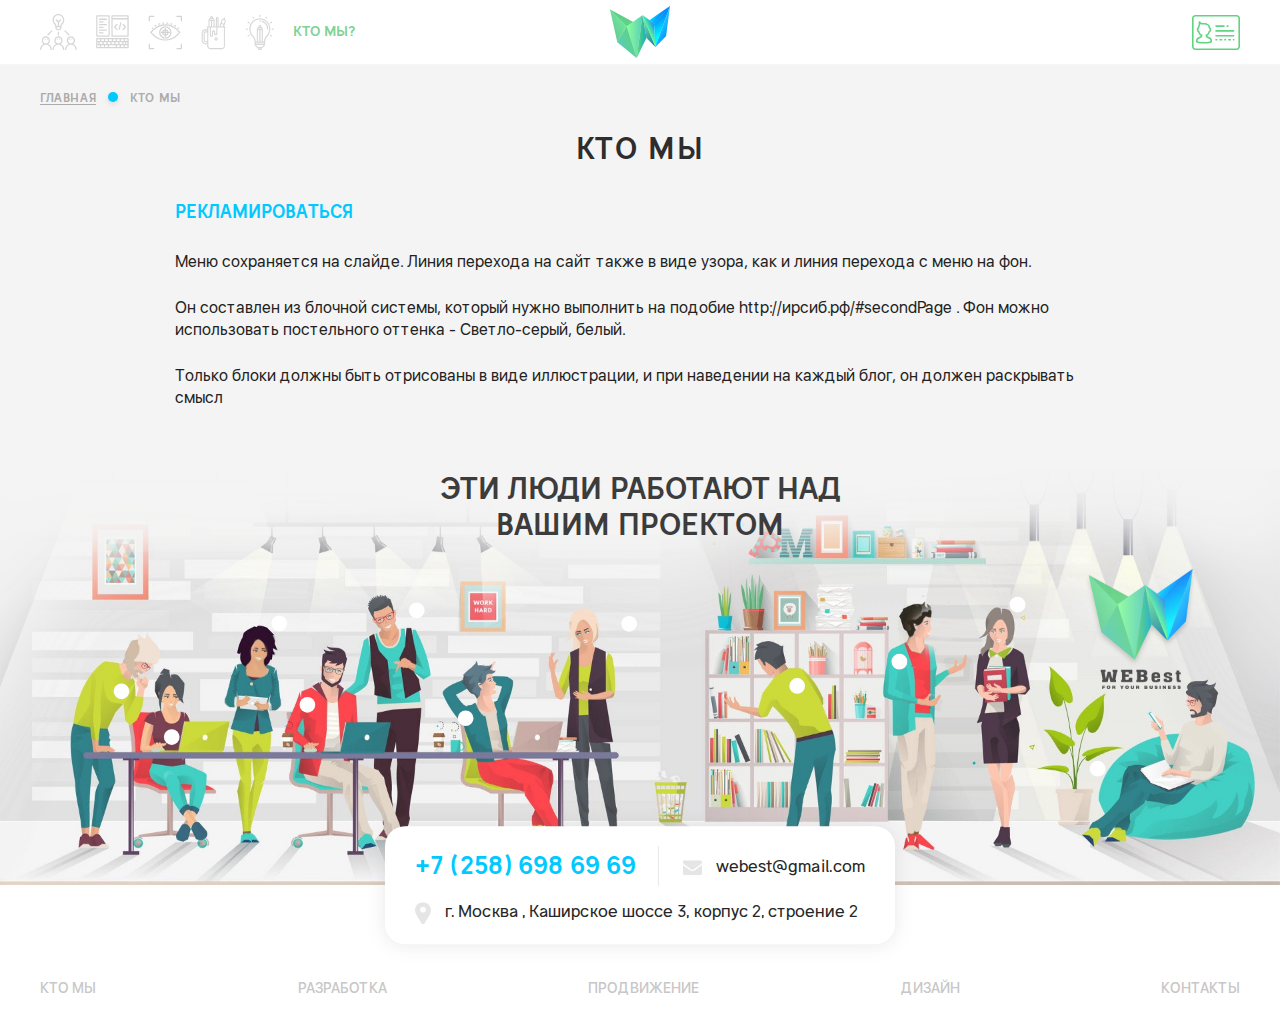
<file: about.html>
<!doctype html>
<!--[if lt IE 7]>      <html class="no-js lt-ie9 lt-ie8 lt-ie7" lang="ru"> <![endif]-->
<!--[if IE 7]>         <html class="no-js lt-ie9 lt-ie8" lang="ru"> <![endif]-->
<!--[if IE 8]>         <html class="no-js lt-ie9" lang="ru"> <![endif]-->
<!--[if gt IE 8]><!--> <html class="no-js" lang="ru"> <!--<![endif]-->
    <head>
        <meta charset="utf-8">
        <title>Webest - Кто мы</title>
        <meta name="description" content="">
        <meta name="keywords" content="">
        <meta name="viewport" content="width=device-width, initial-scale=1">
        <link rel="stylesheet" href="css/normalize.min.css">
        <link rel="stylesheet" href="css/main.css">

		<link rel="shortcut icon" href="favicon.ico" type="image/x-icon" />
		<link rel="apple-touch-icon" href="apple-touch-icon.png" />
		<link rel="apple-touch-icon" sizes="57x57" href="apple-touch-icon-57x57.png" />
		<link rel="apple-touch-icon" sizes="72x72" href="apple-touch-icon-72x72.png" />
		<link rel="apple-touch-icon" sizes="76x76" href="apple-touch-icon-76x76.png" />
		<link rel="apple-touch-icon" sizes="114x114" href="apple-touch-icon-114x114.png" />
		<link rel="apple-touch-icon" sizes="120x120" href="apple-touch-icon-120x120.png" />
		<link rel="apple-touch-icon" sizes="144x144" href="apple-touch-icon-144x144.png" />
		<link rel="apple-touch-icon" sizes="152x152" href="apple-touch-icon-152x152.png" />
		<link rel="apple-touch-icon" sizes="180x180" href="apple-touch-icon-180x180.png" />

        <script src="vendor/modernizr-2.8.3-respond-1.4.2.min.js"></script>
    </head>
    <body>
        <!--[if lt IE 8]>
            <p class="browserupgrade">Вы используете <strong>устаревший</strong> браузер. Пожалуйста <a href="http://browsehappy.com/">обновите ваш браузер</a></p>
        <![endif]-->
	<div class="_inner">

		<header class="header">
			<div class="container">
				<div class="header__body">
					<nav class="header__nav">
						<a href="#"><svg xmlns="http://www.w3.org/2000/svg" width="37" height="36"><path d="M33.3 29.9C35.4 30.8 36.8 32.9 36.8 35.4 36.8 35.7 36.5 36 36.2 36 35.8 36 35.5 35.7 35.5 35.4 35.5 32.8 33.5 30.7 30.9 30.7 28.4 30.7 26.3 32.8 26.3 35.4 26.3 35.7 26 36 25.7 36 25.3 36 25 35.7 25 35.4 25 32.9 26.5 30.8 28.5 29.9 27.5 29.1 26.8 27.9 26.8 26.5 26.8 24.2 28.6 22.3 30.9 22.3 33.2 22.3 35.1 24.2 35.1 26.5 35.1 27.9 34.4 29.1 33.3 29.9ZM30.9 23.6C29.4 23.6 28.1 24.9 28.1 26.5 28.1 28.1 29.4 29.4 30.9 29.4 32.5 29.4 33.8 28.1 33.8 26.5 33.8 24.9 32.5 23.6 30.9 23.6ZM31.8 25.7C31.5 25.7 31.2 25.4 31.2 25 31.2 24.7 31.5 24.4 31.8 24.4 32.2 24.4 32.5 24.7 32.5 25 32.5 25.4 32.2 25.7 31.8 25.7ZM29.5 25.7C29.1 25.7 28.8 25.4 28.8 25 28.8 24.7 29.1 24.4 29.5 24.4 29.8 24.4 30.1 24.7 30.1 25 30.1 25.4 29.8 25.7 29.5 25.7ZM28.8 21.4C28.7 21.4 28.5 21.3 28.4 21.2L24.5 17.3C24.3 17.1 24.3 16.6 24.5 16.4 24.8 16.1 25.2 16.1 25.4 16.4L29.3 20.3C29.5 20.5 29.5 21 29.3 21.2 29.2 21.3 29 21.4 28.8 21.4ZM23.7 36C23.3 36 23 35.7 23 35.4 23 32.8 21 30.7 18.4 30.7 15.9 30.7 13.8 32.8 13.8 35.4 13.8 35.7 13.5 36 13.2 36 12.8 36 12.5 35.7 12.5 35.4 12.5 32.9 14 30.8 16 29.9 15 29.1 14.3 27.9 14.3 26.5 14.3 24.2 16.1 22.3 18.4 22.3 20.7 22.3 22.6 24.2 22.6 26.5 22.6 27.9 21.9 29.1 20.8 29.9 22.9 30.8 24.3 32.9 24.3 35.4 24.3 35.7 24 36 23.7 36ZM21.3 26.5C21.3 24.9 20 23.6 18.4 23.6 16.8 23.6 15.6 24.9 15.6 26.5 15.6 28.1 16.8 29.4 18.4 29.4 20 29.4 21.3 28.1 21.3 26.5ZM19.6 25.7C19.2 25.7 19 25.4 19 25 19 24.7 19.2 24.4 19.6 24.4 19.9 24.4 20.2 24.7 20.2 25 20.2 25.4 19.9 25.7 19.6 25.7ZM17.2 25.7C16.9 25.7 16.6 25.4 16.6 25 16.6 24.7 16.9 24.4 17.2 24.4 17.6 24.4 17.9 24.7 17.9 25 17.9 25.4 17.6 25.7 17.2 25.7ZM19.1 18.4L19.1 20.9C19.1 21.2 18.8 21.5 18.4 21.5 18.1 21.5 17.8 21.2 17.8 20.9L17.8 18.4C17.8 18 18.1 17.7 18.4 17.7 18.8 17.7 19.1 18 19.1 18.4ZM21.5 12.7L21.5 13.4C21.5 15 20.3 16.2 18.8 16.2L18 16.2C16.5 16.2 15.3 15 15.3 13.4L15.3 12.7C15.3 11.7 14.9 10.7 14.2 10 13.2 8.9 12.6 7.5 12.6 6 12.5 2.7 15.1 0 18.3 0 19.9 0 21.4 0.6 22.5 1.7 23.6 2.8 24.3 4.3 24.3 5.9 24.3 7.4 23.7 8.9 22.6 10 21.9 10.7 21.5 11.7 21.5 12.7ZM16.6 13.4C16.6 14.2 17.3 14.9 18 14.9L18.8 14.9C19.6 14.9 20.2 14.2 20.2 13.4L20.2 13.3 16.6 13.3 16.6 13.4ZM21.6 2.6C20.8 1.8 19.6 1.3 18.4 1.3 18.4 1.3 18.4 1.3 18.4 1.3 15.8 1.3 13.8 3.4 13.9 6 13.9 7.1 14.3 8.3 15.1 9.1 15.9 9.9 16.4 10.9 16.6 12L17.8 12 17.8 8.3 15.9 6.4C15.6 6.1 15.6 5.7 15.9 5.5 16.1 5.2 16.5 5.2 16.8 5.5L18.4 7.1 20.1 5.5C20.3 5.2 20.7 5.2 21 5.5 21.2 5.7 21.2 6.1 21 6.4L19.1 8.3 19.1 12 20.3 12C20.4 10.9 20.9 9.9 21.7 9.1 22.5 8.2 23 7.1 23 5.9 23 4.7 22.5 3.5 21.6 2.6ZM8.5 21.2C8.3 21.3 8.2 21.4 8 21.4 7.8 21.4 7.7 21.3 7.6 21.2 7.3 21 7.3 20.5 7.6 20.3L11.4 16.4C11.7 16.1 12.1 16.1 12.3 16.4 12.6 16.6 12.6 17.1 12.3 17.3L8.5 21.2ZM10 26.5C10 27.9 9.4 29.1 8.3 29.9 10.4 30.8 11.8 32.9 11.8 35.4 11.8 35.7 11.5 36 11.2 36 10.8 36 10.5 35.7 10.5 35.4 10.5 32.8 8.5 30.7 5.9 30.7 3.4 30.7 1.3 32.8 1.3 35.4 1.3 35.7 1 36 0.6 36 0.3 36 0 35.7 0 35.4 0 32.9 1.4 30.8 3.5 29.9 2.5 29.1 1.8 27.9 1.8 26.5 1.8 24.2 3.6 22.3 5.9 22.3 8.2 22.3 10 24.2 10 26.5ZM5.9 23.6C4.3 23.6 3 24.9 3 26.5 3 28.1 4.3 29.4 5.9 29.4 7.5 29.4 8.8 28.1 8.8 26.5 8.8 24.9 7.5 23.6 5.9 23.6ZM7.4 25.7C7 25.7 6.7 25.4 6.7 25 6.7 24.7 7 24.4 7.4 24.4 7.7 24.4 8 24.7 8 25 8 25.4 7.7 25.7 7.4 25.7ZM5 25.7C4.7 25.7 4.4 25.4 4.4 25 4.4 24.7 4.7 24.4 5 24.4 5.4 24.4 5.7 24.7 5.7 25 5.7 25.4 5.4 25.7 5 25.7Z" fill="rgb(214, 214, 214)"/></svg></a>
						<a href="#"><svg xmlns="http://www.w3.org/2000/svg" width="33" height="34"><path d="M32 33.3L0.8 33.3C0.5 33.3 0.2 33 0.2 32.7L0.2 23.6C0.2 23.3 0.5 23 0.8 23L32 23C32.4 23 32.7 23.3 32.7 23.6L32.7 32.7C32.7 33 32.4 33.3 32 33.3ZM25 32L27.7 32 27.7 30.3 25 30.3 25 32ZM29.1 29L29.1 27.3 27.5 27.3 27.5 29 29.1 29ZM26.2 29L26.2 27.3 23.5 27.3 23.5 29 26.2 29ZM21 32L23.7 32 23.7 30.3 21 30.3 21 32ZM22.3 29L22.3 27.3 19.6 27.3 19.6 29 22.3 29ZM13.1 32L19.7 32 19.7 30.3 13.1 30.3 13.1 32ZM18.3 29L18.3 27.3 15.6 27.3 15.6 29 18.3 29ZM14.3 29L14.3 27.3 11.6 27.3 11.6 29 14.3 29ZM9.1 32L11.8 32 11.8 30.3 9.1 30.3 9.1 32ZM10.4 29L10.4 27.3 7.7 27.3 7.7 29 10.4 29ZM5.2 32L7.9 32 7.9 30.3 5.2 30.3 5.2 32ZM6.4 29L6.4 27.3 3.7 27.3 3.7 29 6.4 29ZM1.4 32L3.9 32 3.9 30.3 1.4 30.3 1.4 32ZM1.4 29L2.4 29 2.4 27.3 1.4 27.3 1.4 29ZM3.9 24.3L1.4 24.3 1.4 26 3.9 26 3.9 24.3ZM7.9 24.3L5.2 24.3 5.2 26 7.9 26 7.9 24.3ZM11.8 24.3L9.1 24.3 9.1 26 11.8 26 11.8 24.3ZM15.8 24.3L13.1 24.3 13.1 26 15.8 26 15.8 24.3ZM19.7 24.3L17.1 24.3 17.1 26 19.7 26 19.7 24.3ZM23.7 24.3L21 24.3 21 26 23.7 26 23.7 24.3ZM27.7 24.3L25 24.3 25 26 27.7 26 27.7 24.3ZM31.4 24.3L28.9 24.3 28.9 26 31.4 26 31.4 24.3ZM30.4 27.3L30.4 29 31.4 29 31.4 27.3 30.4 27.3ZM31.4 30.3L28.9 30.3 28.9 32 31.4 32 31.4 30.3ZM32 21.8L16 21.8C15.6 21.8 15.4 21.5 15.4 21.1L15.4 0.9C15.4 0.6 15.6 0.3 16 0.3L32 0.3C32.4 0.3 32.7 0.6 32.7 0.9L32.7 21.1C32.7 21.5 32.4 21.8 32 21.8ZM16.6 20.5L31.4 20.5 31.4 4.4 16.6 4.4 16.6 20.5ZM31.4 1.6L16.6 1.6 16.6 3.1 31.4 3.1 31.4 1.6ZM27.5 15.1C27.4 15.2 27.2 15.3 27 15.3 26.9 15.3 26.7 15.2 26.6 15.1 26.3 14.8 26.3 14.4 26.6 14.2L28.6 12.1 26.6 10C26.3 9.8 26.3 9.4 26.6 9.1 26.8 8.9 27.2 8.9 27.5 9.1L29.9 11.6C30.2 11.9 30.2 12.3 29.9 12.6L27.5 15.1ZM23.9 14.3C23.8 14.6 23.5 14.8 23.3 14.8 23.2 14.8 23.2 14.8 23.1 14.8 22.8 14.7 22.6 14.3 22.6 14L24.2 7.8C24.2 7.4 24.6 7.2 24.9 7.3 25.3 7.4 25.5 7.7 25.4 8.1L23.9 14.3ZM19.4 12.1L21.4 14.2C21.7 14.4 21.7 14.8 21.4 15.1 21.3 15.2 21.2 15.3 21 15.3 20.8 15.3 20.7 15.2 20.5 15.1L18.1 12.6C17.8 12.3 17.8 11.9 18.1 11.6L20.5 9.1C20.8 8.9 21.2 8.9 21.4 9.1 21.7 9.4 21.7 9.8 21.4 10L19.4 12.1ZM13.1 21.8L0.8 21.8C0.5 21.8 0.2 21.5 0.2 21.1L0.2 0.9C0.2 0.6 0.5 0.3 0.8 0.3L13.1 0.3C13.4 0.3 13.7 0.6 13.7 0.9L13.7 21.1C13.7 21.5 13.4 21.8 13.1 21.8ZM12.5 1.6L1.4 1.6 1.4 20.5 12.5 20.5 12.5 1.6ZM3.5 3.6L10.4 3.6C10.8 3.6 11 3.8 11 4.2 11 4.6 10.8 4.9 10.4 4.9L3.5 4.9C3.1 4.9 2.8 4.6 2.8 4.2 2.8 3.8 3.1 3.6 3.5 3.6ZM3.5 6.3L7 6.3C7.3 6.3 7.6 6.6 7.6 6.9 7.6 7.3 7.3 7.6 7 7.6L3.5 7.6C3.1 7.6 2.8 7.3 2.8 6.9 2.8 6.6 3.1 6.3 3.5 6.3ZM3.5 9L10.4 9C10.8 9 11 9.3 11 9.7 11 10 10.8 10.3 10.4 10.3L3.5 10.3C3.1 10.3 2.8 10 2.8 9.7 2.8 9.3 3.1 9 3.5 9ZM3.5 11.7L7 11.7C7.3 11.7 7.6 12 7.6 12.4 7.6 12.7 7.3 13 7 13L3.5 13C3.1 13 2.8 12.7 2.8 12.4 2.8 12 3.1 11.7 3.5 11.7ZM3.5 14.5L10.4 14.5C10.8 14.5 11 14.7 11 15.1 11 15.5 10.8 15.8 10.4 15.8L3.5 15.8C3.1 15.8 2.8 15.5 2.8 15.1 2.8 14.7 3.1 14.5 3.5 14.5ZM3.5 17.2L7 17.2C7.3 17.2 7.6 17.5 7.6 17.8 7.6 18.2 7.3 18.5 7 18.5L3.5 18.5C3.1 18.5 2.8 18.2 2.8 17.8 2.8 17.5 3.1 17.2 3.5 17.2Z" fill="rgb(214, 214, 214)"/></svg></a>
						<a href="#"><svg xmlns="http://www.w3.org/2000/svg" width="34" height="35"><path d="M33.4 34.2L28.9 34.2C28.6 34.2 28.3 33.9 28.3 33.6 28.3 33.2 28.6 32.9 28.9 32.9L32.8 32.9 32.8 29C32.8 28.7 33.1 28.4 33.4 28.4 33.7 28.4 34 28.7 34 29L34 33.6C34 33.9 33.7 34.2 33.4 34.2ZM33.4 6.4C33.1 6.4 32.8 6.1 32.8 5.8L32.8 1.9 28.9 1.9C28.6 1.9 28.3 1.6 28.3 1.3 28.3 0.9 28.6 0.7 28.9 0.7L33.4 0.7C33.7 0.7 34 0.9 34 1.3L34 5.8C34 6.1 33.7 6.4 33.4 6.4ZM27.5 11.7C27.4 11.7 27.3 11.7 27.2 11.6 26.9 11.4 26.7 11.3 26.4 11.1 26.1 10.9 26 10.6 26.2 10.3 26.4 10 26.8 9.9 27 10.1 27.3 10.2 27.6 10.4 27.9 10.6 28.1 10.8 28.2 11.1 28 11.4 27.9 11.6 27.7 11.7 27.5 11.7ZM23.9 9.8C23.8 9.8 23.7 9.8 23.6 9.8 23.4 9.6 23.1 9.5 22.8 9.5 22.5 9.4 22.3 9 22.4 8.7 22.5 8.4 22.8 8.2 23.2 8.3 23.5 8.4 23.8 8.5 24.1 8.6 24.4 8.7 24.5 9.1 24.4 9.4 24.3 9.6 24.1 9.8 23.9 9.8ZM19.9 8.8C19.8 8.8 19.8 8.8 19.8 8.8 19.5 8.7 19.2 8.7 18.9 8.7 18.5 8.6 18.3 8.4 18.3 8 18.4 7.7 18.6 7.4 19 7.5 19.3 7.5 19.6 7.5 19.9 7.6 20.3 7.6 20.5 7.9 20.5 8.3 20.4 8.6 20.2 8.8 19.9 8.8ZM29.9 13.8C29.8 13.7 29.7 13.6 29.6 13.5 29.4 13.3 29.4 12.9 29.6 12.7 29.8 12.4 30.2 12.4 30.4 12.6 30.6 12.7 30.7 12.9 30.8 13 31 13.2 31 13.6 30.8 13.8 30.7 14 30.5 14 30.4 14 30.2 14 30.1 14 29.9 13.8ZM32.2 17C32.4 17.1 32.4 17.3 32.4 17.4 32.4 17.6 32.4 17.7 32.2 17.8L29.6 20.5C26.3 23.8 21.9 25.6 17.3 25.6 12.7 25.6 8.4 23.8 5.1 20.5L2.4 17.8C2.3 17.7 2.3 17.6 2.3 17.4 2.3 17.3 2.3 17.1 2.4 17L5.1 14.3C8.4 11 12.7 9.2 17.3 9.2 21.9 9.2 26.3 11 29.6 14.3L32.2 17ZM17.3 10.4C13 10.4 9 12.1 6 15.1L3.7 17.4 6 19.7C9 22.7 13 24.4 17.3 24.4 21.6 24.4 25.7 22.7 28.7 19.7L31 17.4 28.7 15.1C25.7 12.1 21.6 10.4 17.3 10.4ZM17.3 23.6C13.9 23.6 11.2 20.8 11.2 17.4 11.2 14 13.9 11.2 17.3 11.2 20.7 11.2 23.5 14 23.5 17.4 23.5 20.8 20.7 23.6 17.3 23.6ZM17.3 12.5C14.6 12.5 12.4 14.7 12.4 17.4 12.4 20.2 14.6 22.4 17.3 22.4 20.1 22.4 22.3 20.2 22.3 17.4 22.3 14.7 20.1 12.5 17.3 12.5ZM17.9 20.7L17.9 21.3C17.9 21.7 17.7 22 17.3 22 17 22 16.7 21.7 16.7 21.3L16.7 20.7C15.4 20.4 14.3 19.4 14.1 18L13.4 18C13.1 18 12.8 17.8 12.8 17.4 12.8 17.1 13.1 16.8 13.4 16.8L14.1 16.8C14.3 15.5 15.4 14.4 16.7 14.2L16.7 13.5C16.7 13.2 17 12.9 17.3 12.9 17.7 12.9 17.9 13.2 17.9 13.5L17.9 14.2C19.3 14.4 20.3 15.5 20.6 16.8L21.2 16.8C21.6 16.8 21.9 17.1 21.9 17.4 21.9 17.8 21.6 18 21.2 18L20.6 18C20.3 19.4 19.3 20.4 17.9 20.7ZM16.7 15.4C16.1 15.6 15.5 16.1 15.3 16.8L16.7 16.8 16.7 15.4ZM16.7 18L15.3 18C15.5 18.7 16.1 19.2 16.7 19.4L16.7 18ZM17.9 15.4L17.9 16.8 19.3 16.8C19.1 16.1 18.6 15.6 17.9 15.4ZM17.9 18L17.9 19.4C18.6 19.2 19.1 18.7 19.3 18L17.9 18ZM15.8 8.7C15.5 8.7 15.2 8.7 14.9 8.8 14.9 8.8 14.8 8.8 14.8 8.8 14.5 8.8 14.2 8.6 14.2 8.3 14.2 7.9 14.4 7.6 14.7 7.6 15 7.5 15.4 7.5 15.7 7.5 16 7.4 16.3 7.7 16.3 8 16.4 8.4 16.1 8.6 15.8 8.7ZM11.9 9.5C11.6 9.5 11.3 9.6 11 9.8 11 9.8 10.9 9.8 10.8 9.8 10.6 9.8 10.3 9.6 10.2 9.4 10.1 9.1 10.3 8.7 10.6 8.6 10.9 8.5 11.2 8.4 11.5 8.3 11.8 8.2 12.2 8.4 12.3 8.7 12.4 9 12.2 9.4 11.9 9.5ZM8.2 11.1C8 11.3 7.7 11.4 7.5 11.6 7.4 11.7 7.3 11.7 7.1 11.7 6.9 11.7 6.8 11.6 6.6 11.4 6.4 11.1 6.5 10.8 6.8 10.6 7.1 10.4 7.3 10.2 7.6 10.1 7.9 9.9 8.3 10 8.5 10.3 8.6 10.6 8.5 10.9 8.2 11.1ZM5.1 12.7C5.3 12.9 5.3 13.3 5.1 13.5 4.9 13.6 4.8 13.7 4.7 13.8 4.6 14 4.4 14 4.3 14 4.1 14 4 14 3.9 13.8 3.6 13.6 3.6 13.2 3.9 13 4 12.9 4.1 12.8 4.2 12.6 4.5 12.4 4.8 12.4 5.1 12.7ZM5.8 1.9L1.9 1.9 1.9 5.8C1.9 6.1 1.6 6.4 1.3 6.4 0.9 6.4 0.7 6.1 0.7 5.8L0.7 1.3C0.7 0.9 0.9 0.7 1.3 0.7L5.8 0.7C6.1 0.7 6.4 0.9 6.4 1.3 6.4 1.6 6.1 1.9 5.8 1.9ZM1.3 28.4C1.6 28.4 1.9 28.7 1.9 29L1.9 32.9 5.8 32.9C6.1 32.9 6.4 33.2 6.4 33.6 6.4 33.9 6.1 34.2 5.8 34.2L1.3 34.2C0.9 34.2 0.7 33.9 0.7 33.6L0.7 29C0.7 28.7 0.9 28.4 1.3 28.4Z" fill="rgb(211, 211, 211)"/></svg></a>
						<a href="#"><svg xmlns="http://www.w3.org/2000/svg" width="25" height="35"><path d="M24.7 6.5L23.1 11.4 24.1 11.4C24.4 11.4 24.6 11.6 24.6 11.9 24.6 12.2 24.4 12.4 24.1 12.4L23.9 12.4 23.9 31C23.9 32.7 22.5 34.2 20.8 34.2L9.4 34.2C7.7 34.2 6.2 32.7 6.2 31L6.2 29.3 4.2 29.3C2.2 29.3 0.7 27.7 0.7 25.8L0.7 17.8C0.7 15.9 2.2 14.3 4.2 14.3L6.2 14.3 6.2 12.4 6.1 12.4C5.8 12.4 5.6 12.2 5.6 11.9 5.6 11.6 5.8 11.4 6.1 11.4L7.5 11.4 7.5 5C7.5 4.9 7.5 4.8 7.6 4.7L10.1 0.9C10.2 0.8 10.3 0.7 10.5 0.7 10.7 0.7 10.9 0.8 11 0.9L13.5 4.7C13.5 4.8 13.6 4.9 13.6 5L13.6 11.4 14.8 11.4 14.9 3.5C14.9 2.7 15.5 2.1 16.3 2.1 17 2.1 17.6 2.7 17.6 3.5L17.7 11.4 18.4 11.4 20.5 5.1C20.7 4.5 21.1 4 21.6 3.8 22 3.6 22.4 3.5 22.8 3.6L23 2.9C23.1 2.6 23.4 2.4 23.7 2.5 24 2.6 24.1 2.9 24 3.2L23.8 3.9C24.7 4.5 25 5.5 24.7 6.5ZM6.2 17.4L4.3 17.4C4 17.4 3.8 17.7 3.8 18L3.8 25.6C3.8 25.9 4 26.2 4.3 26.2L6.2 26.2 6.2 17.4ZM6.2 27.2L4.3 27.2C3.4 27.2 2.7 26.5 2.7 25.6L2.7 18C2.7 17.1 3.4 16.3 4.3 16.3L6.2 16.3 6.2 15.4 4.2 15.4C2.8 15.4 1.8 16.5 1.8 17.8L1.8 25.8C1.8 27.1 2.8 28.2 4.2 28.2L6.2 28.2 6.2 27.2ZM10.5 2.2L10 3C10.2 3.1 10.3 3.1 10.5 3.1 10.7 3.1 10.9 3.1 11.1 3L10.5 2.2ZM11.7 3.9C11.3 4.1 10.9 4.2 10.5 4.2 10.1 4.2 9.7 4.1 9.4 3.9L8.8 4.7C9.9 5.1 11.1 5.1 12.2 4.7L11.7 3.9ZM8.5 5.8L8.5 11.4 10 11.4 10 6C9.5 6 9 5.9 8.5 5.8ZM12.5 5.8C12 5.9 11.5 6 11.1 6L11.1 11.4 12.5 11.4 12.5 5.8ZM15.3 12.5C15.2 12.5 15.2 12.5 15.2 12.4L9.9 12.4 9.9 20.3C9.9 20.6 10.1 20.9 10.4 20.9 10.7 20.9 11 20.6 11 20.3L11 16.9C11 16 11.7 15.3 12.6 15.3 13.5 15.3 14.2 16 14.2 16.9L14.2 18.7C14.2 19 14.4 19.2 14.7 19.2 15 19.2 15.3 19 15.3 18.7L15.3 12.5ZM16.5 3.5C16.5 3.3 16.4 3.2 16.3 3.2 16.1 3.2 16 3.3 16 3.5L15.9 11.4 16.6 11.4 16.5 3.5ZM16.4 12.5L16.4 18.7C16.4 19.6 15.6 20.3 14.7 20.3 13.9 20.3 13.1 19.6 13.1 18.7L13.1 16.9C13.1 16.6 12.9 16.4 12.6 16.4 12.3 16.4 12.1 16.6 12.1 16.9L12.1 20.3C12.1 21.2 11.3 21.9 10.4 21.9 9.5 21.9 8.8 21.2 8.8 20.3L8.8 12.4 7.3 12.4 7.3 31C7.3 32.1 8.3 33.1 9.4 33.1L20.8 33.1C21.9 33.1 22.9 32.1 22.9 31L22.9 31 22.9 12.4 16.4 12.5ZM20.3 9.1L19.5 11.4 21.9 11.4 22.5 9.8 20.3 9.1ZM23 4.7C22.7 4.6 22.4 4.6 22.1 4.8 21.8 4.9 21.6 5.1 21.5 5.4L20.6 8 22.8 8.8 23.7 6.2C23.9 5.6 23.6 4.9 23 4.7ZM15.1 25.6C14.1 25.6 13.4 24.9 13.4 23.9 13.4 23 14.1 22.2 15.1 22.2 16 22.2 16.8 23 16.8 23.9 16.8 24.9 16 25.6 15.1 25.6ZM15.1 23.3C14.7 23.3 14.5 23.6 14.5 23.9 14.5 24.3 14.7 24.5 15.1 24.5 15.4 24.5 15.7 24.3 15.7 23.9 15.7 23.6 15.4 23.3 15.1 23.3Z" fill="rgb(215, 215, 215)"/></svg></a>
						<a href="#"><svg xmlns="http://www.w3.org/2000/svg" width="29" height="36"><path d="M28.4 15.8L27.3 15.8C26.9 15.8 26.7 15.5 26.7 15.2 26.7 14.8 26.9 14.5 27.3 14.5L28.4 14.5C28.7 14.5 29 14.8 29 15.2 29 15.5 28.7 15.8 28.4 15.8ZM26.9 8.9L25.9 9.4C25.8 9.5 25.7 9.5 25.6 9.5 25.4 9.5 25.2 9.4 25.1 9.2 24.9 8.9 25 8.5 25.3 8.3L26.2 7.8C26.5 7.6 26.9 7.7 27.1 8 27.3 8.3 27.2 8.7 26.9 8.9ZM22.4 22.5C21 24 20.2 26 20.2 28.1L20.2 29.5C20.2 31.5 18.9 33.3 17.1 33.9L17.1 34.2C17.1 35.2 16.3 36 15.3 36L14.4 36C13.4 36 12.6 35.2 12.6 34.2L12.6 33.9C10.8 33.3 9.5 31.5 9.5 29.5L9.5 28.1C9.5 26 8.7 24 7.2 22.5 5.3 20.5 4.3 17.9 4.2 15.2 4.2 9.3 8.8 4.4 14.7 4.3 17.5 4.3 20.2 5.4 22.3 7.4 24.3 9.4 25.4 12.1 25.4 15 25.4 17.8 24.4 20.5 22.4 22.5ZM13.8 34.2C13.8 34.5 14.1 34.7 14.4 34.7L15.3 34.7C15.6 34.7 15.8 34.5 15.8 34.2L15.8 34.2 15.8 34.2C15.7 34.2 15.6 34.2 15.5 34.2L14.1 34.2C14 34.2 13.9 34.2 13.8 34.2L13.8 34.2ZM14.1 32.9L15.5 32.9C16.9 32.9 18.1 32.1 18.6 30.9L11 30.9C11.6 32.1 12.8 32.9 14.1 32.9ZM10.8 29.5C10.8 29.6 10.8 29.6 10.8 29.6L18.9 29.6C18.9 29.6 18.9 29.6 18.9 29.5L18.9 28.7 10.8 28.7 10.8 29.5ZM14.8 14.5C14.5 14.5 14.1 14.4 13.7 14.3L13.3 14.9C14.3 15.1 15.4 15.1 16.3 14.9L15.9 14.3C15.6 14.4 15.2 14.5 14.8 14.5ZM15.2 13.2L14.8 12.6 14.5 13.2C14.6 13.2 14.7 13.2 14.8 13.2 15 13.2 15.1 13.2 15.2 13.2ZM13 16.1L13 27.4 14.2 27.4 14.2 16.3C13.8 16.3 13.4 16.2 13 16.1ZM15.5 16.3L15.5 27.4 16.7 27.4 16.7 16.1C16.3 16.2 15.9 16.3 15.5 16.3ZM21.4 8.3C19.6 6.5 17.3 5.6 14.8 5.6 14.8 5.6 14.7 5.6 14.7 5.6 12.2 5.6 9.9 6.6 8.1 8.4 6.4 10.3 5.5 12.6 5.5 15.2 5.5 17.6 6.5 19.9 8.1 21.6 9.7 23.2 10.6 25.3 10.7 27.4L11.8 27.4 11.8 15.2C11.8 15.1 11.8 14.9 11.9 14.8L14.3 11.1C14.4 11 14.6 10.9 14.8 10.9 15 10.9 15.2 11 15.4 11.1L17.8 14.8C17.9 14.9 17.9 15.1 17.9 15.2L17.9 27.4 18.9 27.4C19.1 25.3 20 23.2 21.5 21.6 23.2 19.8 24.2 17.5 24.2 15 24.2 12.5 23.2 10.1 21.4 8.3ZM22.7 15.7C22.4 15.7 22.1 15.4 22.1 15 22.1 11.8 19.9 8.9 16.8 8 16.5 7.9 16.3 7.5 16.4 7.2 16.5 6.8 16.8 6.6 17.2 6.7 20.8 7.8 23.4 11.2 23.4 15 23.4 15.4 23.1 15.7 22.7 15.7ZM15.3 7.7C15.3 7.7 15.2 7.7 15.2 7.7 15.1 7.7 14.9 7.7 14.7 7.7 14.7 7.7 14.7 7.7 14.7 7.7 14.4 7.7 14.1 7.4 14.1 7.1 14.1 6.7 14.4 6.4 14.7 6.4 14.9 6.4 15.1 6.4 15.3 6.4 15.6 6.4 15.9 6.7 15.9 7.1 15.9 7.4 15.6 7.7 15.3 7.7ZM21.6 4.6C21.5 4.8 21.3 4.9 21.1 4.9 21 4.9 20.8 4.9 20.7 4.8 20.4 4.6 20.3 4.2 20.5 3.9L21.1 3C21.2 2.7 21.6 2.6 21.9 2.8 22.2 2.9 22.3 3.3 22.1 3.6L21.6 4.6ZM14.8 3.2C14.5 3.2 14.2 2.9 14.2 2.6L14.2 1.5C14.2 1.1 14.5 0.8 14.8 0.8 15.2 0.8 15.5 1.1 15.5 1.5L15.5 2.6C15.5 2.9 15.2 3.2 14.8 3.2ZM8.9 4.8C8.8 4.9 8.7 4.9 8.6 4.9 8.4 4.9 8.2 4.8 8.1 4.6L7.5 3.6C7.3 3.3 7.5 2.9 7.8 2.8 8 2.6 8.4 2.7 8.6 3L9.1 3.9C9.3 4.2 9.2 4.6 8.9 4.8ZM4.1 9.5C3.9 9.5 3.8 9.5 3.7 9.4L2.8 8.9C2.5 8.7 2.4 8.3 2.6 8 2.7 7.7 3.1 7.6 3.4 7.8L4.4 8.3C4.7 8.5 4.8 8.9 4.6 9.2 4.5 9.4 4.3 9.5 4.1 9.5ZM3 15.2C3 15.5 2.7 15.8 2.4 15.8L1.3 15.8C0.9 15.8 0.7 15.5 0.7 15.2 0.7 14.8 0.9 14.5 1.3 14.5L2.4 14.5C2.7 14.5 3 14.8 3 15.2ZM2.8 21.5L3.7 20.9C4 20.7 4.4 20.8 4.6 21.1 4.8 21.4 4.7 21.8 4.4 22L3.4 22.6C3.3 22.6 3.2 22.6 3.1 22.6 2.9 22.6 2.7 22.5 2.6 22.3 2.4 22 2.5 21.6 2.8 21.5ZM25.9 20.9L26.9 21.5C27.2 21.6 27.3 22 27.1 22.3 27 22.5 26.8 22.6 26.6 22.6 26.5 22.6 26.3 22.6 26.2 22.6L25.3 22C25 21.8 24.9 21.4 25.1 21.1 25.2 20.8 25.6 20.7 25.9 20.9Z" fill="rgb(218, 218, 218)"/></svg></a>
						<a href="#" class="header__nav_a"><span>Кто мы?</span></a>
					</nav>
					<a href="/" class="header__logo"><img src="images/logo.png" alt=""></a>
					<div class="header__right">
						<div class="header__right_btn"><svg xmlns="http://www.w3.org/2000/svg" width="48" height="35"><path d="M44.6 35L3.4 35C1.5 35 0 33.5 0 31.6L0 3.4C0 1.5 1.5 0 3.4 0L44.6 0C46.5 0 48 1.5 48 3.4L48 31.6C48 33.5 46.5 35 44.6 35ZM46.4 3.4C46.4 2.4 45.6 1.6 44.6 1.6L3.4 1.6C2.4 1.6 1.6 2.4 1.6 3.4L1.6 31.6C1.6 32.6 2.4 33.4 3.4 33.4L44.6 33.4C45.6 33.4 46.4 32.6 46.4 31.6L46.4 3.4ZM41.6 25.5C41.4 25.5 41.2 25.4 41 25.2 40.9 25.1 40.8 24.9 40.8 24.7 40.8 24.4 40.9 24.2 41 24.1 41.3 23.8 41.9 23.8 42.2 24.1 42.3 24.2 42.4 24.4 42.4 24.7 42.4 24.9 42.3 25.1 42.2 25.2 42 25.4 41.8 25.5 41.6 25.5ZM41.6 21.5L24 21.5C23.6 21.5 23.2 21.1 23.2 20.7 23.2 20.2 23.6 19.9 24 19.9L41.6 19.9C42 19.9 42.4 20.2 42.4 20.7 42.4 21.1 42 21.5 41.6 21.5ZM41.6 16.7L24 16.7C23.6 16.7 23.2 16.3 23.2 15.9 23.2 15.5 23.6 15.1 24 15.1L41.6 15.1C42 15.1 42.4 15.5 42.4 15.9 42.4 16.3 42 16.7 41.6 16.7ZM36 11.9L35.2 11.9C34.8 11.9 34.4 11.6 34.4 11.1 34.4 10.7 34.8 10.3 35.2 10.3L36 10.3C36.4 10.3 36.8 10.7 36.8 11.1 36.8 11.6 36.4 11.9 36 11.9ZM32 11.9L24 11.9C23.6 11.9 23.2 11.6 23.2 11.1 23.2 10.7 23.6 10.3 24 10.3L32 10.3C32.4 10.3 32.8 10.7 32.8 11.1 32.8 11.6 32.4 11.9 32 11.9ZM12 28.6C4 28.6 4 27.1 4 26.5L4 25.4C4 24.2 4.7 23.1 5.8 22.5L8.8 21 8.8 20.7C7.5 20 6.6 18.8 6.1 17.2 5.3 16.8 4.8 16 4.8 15.1L4.8 14.3C4.8 13.6 5.1 12.9 5.7 12.5 5.8 11.7 6 11 6.3 10.4 6.4 10.1 6.5 9.9 6.6 9.7 6.8 9.2 6.8 9.2 6.6 8.4 6.6 8.1 6.5 7.7 6.5 7.4 6.4 7 6.7 6.6 7.1 6.4 7.5 6.3 7.9 6.4 8.2 6.7 8.3 6.9 8.6 7.1 8.9 7.4 9.8 7.9 10.8 8 11.5 7.9 11.7 7.9 11.8 7.9 12 7.9 15.7 7.9 17.8 9.4 18.3 12.5 18.9 12.9 19.2 13.6 19.2 14.3L19.2 15.1C19.2 16 18.7 16.8 17.9 17.2 17.4 18.8 16.5 20 15.2 20.7L15.2 21 18.1 22.5C19.3 23 20 24.2 20 25.5L20 26.5C20 27.1 20 28.6 12 28.6ZM18.4 25.5C18.4 24.8 18 24.2 17.4 23.9L14.4 22.4C13.9 22.1 13.6 21.6 13.6 21.1L13.6 19.7 14.1 19.5C15.3 18.9 16.1 17.9 16.5 16.4L16.6 16 17 15.9C17.4 15.8 17.6 15.5 17.6 15.1L17.6 14.3C17.6 14 17.4 13.8 17.2 13.6L16.8 13.4 16.7 13C16.5 10.6 15 9.5 12 9.5 11.9 9.5 11.7 9.5 11.6 9.5 10.4 9.6 9.3 9.4 8.3 8.9 8.4 9.5 8.3 9.8 8 10.3 7.9 10.5 7.9 10.7 7.8 11 7.5 11.6 7.3 12.3 7.3 13L7.2 13.4 6.8 13.6C6.6 13.8 6.4 14 6.4 14.3L6.4 15.1C6.4 15.5 6.6 15.8 7 15.9L7.4 16 7.5 16.4C7.9 17.9 8.7 18.9 9.9 19.5L10.4 19.7 10.4 21.1C10.4 21.6 10.1 22.1 9.6 22.4L6.5 23.9C6 24.2 5.6 24.8 5.6 25.4L5.6 26.3C6.1 26.6 8.1 27 12 27 15.9 27 17.9 26.6 18.4 26.3L18.4 25.5ZM24 23.9L24.8 23.9C25.2 23.9 25.6 24.2 25.6 24.7 25.6 25.1 25.2 25.5 24.8 25.5L24 25.5C23.6 25.5 23.2 25.1 23.2 24.7 23.2 24.2 23.6 23.9 24 23.9ZM28 23.9L29.6 23.9C30 23.9 30.4 24.2 30.4 24.7 30.4 25.1 30 25.5 29.6 25.5L28 25.5C27.6 25.5 27.2 25.1 27.2 24.7 27.2 24.2 27.6 23.9 28 23.9ZM32.8 23.9L33.6 23.9C34 23.9 34.4 24.2 34.4 24.7 34.4 25.1 34 25.5 33.6 25.5L32.8 25.5C32.4 25.5 32 25.1 32 24.7 32 24.2 32.4 23.9 32.8 23.9ZM36.8 23.9L38.4 23.9C38.8 23.9 39.2 24.2 39.2 24.7 39.2 25.1 38.8 25.5 38.4 25.5L36.8 25.5C36.4 25.5 36 25.1 36 24.7 36 24.2 36.4 23.9 36.8 23.9Z" fill="rgb(96, 212, 128)"/></svg></div>
						<div class="header__right_body">
							<div class="header__right_call g_btn" data-name="call" data-txt="Заказать звонок"><span>заказать звонок</span></div>
							<a href="tel:+72586986969" class="header__right_tel"><span>+7 (258) 698 69 69</span></a>
							<p><a href="mailto:webest@gmail.com"><i><svg xmlns="http://www.w3.org/2000/svg" width="19" height="15"><path d="M18.5 14.5C18.2 14.8 17.8 15 17.3 15L1.7 15C1.2 15 0.8 14.8 0.5 14.5 0.2 14.2 0 13.8 0 13.3L0 4.8C0.3 5.2 0.7 5.5 1.1 5.8 3.6 7.5 5.4 8.7 6.3 9.4 6.7 9.7 7.1 10 7.3 10.1 7.6 10.3 7.9 10.5 8.3 10.6 8.7 10.8 9.1 10.9 9.5 10.9L9.5 10.9C9.9 10.9 10.3 10.8 10.7 10.6 11.1 10.5 11.4 10.3 11.7 10.1 11.9 10 12.3 9.7 12.7 9.4 13.9 8.6 15.6 7.3 17.9 5.8 18.3 5.5 18.7 5.2 19 4.8L19 13.3C19 13.8 18.8 14.2 18.5 14.5ZM17.2 4.6C14.5 6.5 12.9 7.6 12.2 8.1 12.2 8.1 12 8.2 11.8 8.4 11.5 8.6 11.4 8.7 11.2 8.8 11 8.9 10.9 9 10.7 9.2 10.4 9.3 10.2 9.4 10 9.4 9.8 9.5 9.7 9.5 9.5 9.5L9.5 9.5C9.3 9.5 9.2 9.5 9 9.4 8.8 9.4 8.6 9.3 8.3 9.2 8.1 9 7.9 8.9 7.8 8.8 7.6 8.7 7.5 8.6 7.2 8.4 7 8.2 6.8 8.1 6.8 8.1 6.1 7.6 5.2 7 4 6.1 2.8 5.3 2.1 4.8 1.8 4.6 1.4 4.3 1 3.9 0.6 3.4 0.2 2.9 0 2.4 0 1.9 0 1.4 0.1 0.9 0.4 0.6 0.7 0.2 1.2 0 1.7 0L17.3 0C17.8 0 18.2 0.2 18.5 0.5 18.8 0.8 19 1.2 19 1.7 19 2.3 18.8 2.8 18.5 3.3 18.1 3.8 17.7 4.3 17.2 4.6Z" fill="rgb(255, 255, 255)"/></svg></i><span>webest@gmail.com</span></a></p>
							<p><a href="mailto:webest@gmail.com" target="_blank"><i><svg xmlns="http://www.w3.org/2000/svg" width="16" height="22"><path d="M8 0L8 0C3.6 0 0 3.6 0 8 0 9.5 0.5 10.9 1.2 12.2L6.4 21.1C6.7 21.7 7.4 22 8 22 8.6 22 9.2 21.7 9.6 21.1L14.8 12.2C15.5 11 16 9.5 16 8 16 3.6 12.4 0 8 0L8 0ZM8 10.3C6.4 10.3 5.1 9 5.1 7.4 5.1 5.8 6.4 4.5 8 4.5 9.6 4.5 10.9 5.8 10.9 7.4 10.9 9 9.6 10.3 8 10.3L8 10.3Z" fill="rgb(255, 255, 255)"/></svg></i><span>г. Москва , Каширское шоссе 3, <br> корпус 2, строение 2</span></a></p>
						</div>
					</div>
				</div>
			</div>
		</header>

        <section class="s_about">
        	<div class="container">
				<div class="g_breadcrumbs">
					<a href="/"><span>Главная</span></a>
					<small></small>
					<span>Кто мы</span>
				</div>
				<h1>Кто мы</h1>
				<div class="s_about__txt g_txt">
					<h3>рекламироваться</h3>
					<p>Меню сохраняется на слайде. Линия перехода на сайт также в виде узора, как и линия перехода с меню на фон.</p>
					<p>Он составлен из блочной системы, который нужно выполнить на подобие http://ирсиб.рф/#secondPage . Фон можно использовать постельного оттенка - Светло-серый, белый.</p>
					<p>Только блоки должны быть отрисованы в виде иллюстрации, и при наведении на каждый блог, он должен раскрывать смысл</p>
				</div>
        	</div>
        </section>
        <section class="s_team">
			<h2>Эти люди работают над <br>вашим проектом</h2>
			<img src="images/team.png" alt="">
			<svg xmlns="http://www.w3.org/2000/svg" xmlns:xlink="http://www.w3.org/1999/xlink" viewBox="0 0 1440 479.25">
				<defs>
					<style>
						.a {
							isolation: isolate;
						}
						.b, .k, .l, .m, .n, .o {
							fill: transparent;
						}
						.c {
							fill: #fff;
						}
						.d, .h {
							fill: #00c8ff;
						}
						.e {
							font-size: 10px;
							fill: #3d3d3d;
							font-weight: 700;
						}
						.h {
							font-size: 9px;
						}

						.p {
							opacity: 0.38;
							mix-blend-mode: multiply;
						}
					</style>
				</defs>
				<g class="a">
					<g>
						<g class="s_team__human">
							<polygon class="b" points="638 159.33 638 186 638 199 631.5 212.5 620 197.5 611.5 206.67 611.5 257 632.5 268 631 310.5 646 400.5 646 425.5 665 428 672 396 666 338.5 682 401.5 675.5 428 704 428 699 378 691.33 334.5 695 286.75 688.5 265 699 248 691.33 206.67 719 180 710 164 638 159.33"/>
							<g>
								<rect class="c" x="691.33" y="159.33" width="177.7" height="42.33" rx="14.17" ry="14.17"/>
								<circle class="d" cx="707.83" cy="174.17" r="8.83"/>
								<text class="e" transform="translate(722.33 176.67)">Ольга Бузова</text>
								<text class="h" transform="translate(722.33 190)">проект-менеджер</text>
							</g>
						</g>
						<g class="s_team__human">
							<polygon class="k" points="529.5 212.5 515 228 515 235 492.5 248 513.5 289 532 331.5 532 352.5 583.5 365 597 386 588 412 616.5 424 623.5 435.5 655 421.5 640.5 400.5 621 375.5 627.5 339 586 322.33 573.75 273.5 582.5 235 562.5 229 559 212.5 529.5 212.5"/>
							<g>
								<rect class="c" x="507.33" y="265.58" width="177.7" height="42.33" rx="14.17" ry="14.17"/>
								<circle class="d" cx="523.83" cy="280.42" r="8.83"/>
								<text class="e" transform="translate(538.33 282.92)">Петр Иванов</text>
								<text class="h" transform="translate(538.33 296.25)">Арт директор</text>
							</g>
						</g>
						<g class="s_team__human">
							<polygon class="l" points="386.5 247.5 398 237.5 407.5 188 422.5 180 404.5 151 417 138 438.5 138 451.5 152 477.7 156.9 468.5 174.17 490 224 490 234 475.5 239.63 477 279 463.5 402.5 464 435.5 419.5 413.5 424 402.5 416.26 332.5 416 272 415.5 249.5 392 260 386.5 247.5"/>
							<g>
								<rect class="c" x="452.33" y="144.17" width="177.7" height="42.33" rx="14.17" ry="14.17"/>
								<circle class="d" cx="468.83" cy="159" r="8.83"/>
								<text class="e" transform="translate(483.33 161.5)">Ольга Бузовадлинное</text>
								<text class="h" transform="translate(483.33 174.83)">проек<tspan class="i" x="24.6" y="0">т</tspan><tspan x="28.61" y="0">-менед</tspan><tspan class="j" x="58.98" y="0">ж</tspan><tspan x="65.73" y="0">ер</tspan></text>
							</g>
						</g>
						<g class="s_team__human">
							<polygon class="m" points="367 194 357.5 206.67 357.5 235 331 248.5 315.5 296 335 314 332.5 340.5 341.25 353.5 379 363 395 412 395 424 407 432.5 426.5 428 423.5 412.5 410.5 369 426.5 395 431 416.5 439 432.5 468.5 427 463 416 453 412 455 392.5 430 336 404.5 329.5 407 303 406.5 265.5 399 247 386.5 240 392 212 386 196.5 367 194"/>
							<g>
								<rect class="c" x="329.33" y="250.42" width="177.7" height="42.33" rx="14.17" ry="14.17"/>
								<circle class="d" cx="345.83" cy="265.25" r="8.83"/>
								<text class="e" transform="translate(360.33 267.75)">Екатерина Войтовченко</text>
								<text class="h" transform="translate(360.33 281.08)">front-end developer</text>
							</g>
						</g>
						<g class="s_team__human">
							<polygon class="n" points="274 174.17 261 204 264.5 214 245.5 263.5 259.75 275 250 300 257.5 310.33 264.5 345.5 259.75 361.5 267.5 404.5 264.5 424 301.5 424 288 404.5 299 358.5 310.5 299.08 308 277.5 321.5 265 316 220.67 305.5 216.5 316 209 316 170.7 274 174.17"/>
							<g>
								<rect class="c" x="297.67" y="158.83" width="177.7" height="42.33" rx="14.17" ry="14.17"/>
								<circle class="d" cx="314.17" cy="173.67" r="8.83"/>
								<text class="e" transform="translate(328.67 176.17)">Андрей Иванченко</text>
								<text class="h" transform="translate(328.67 189.5)">менеджер</text>
							</g>
						</g>
						<g class="s_team__human">
							<path class="o" d="M152.67,180l28.67,8L186,206.67l-8,20-8.67,6.67v22l-6,16.67-10.67,20.67L137.33,300l-8.67-14v21.33L135.33,332l.67,27.33-18,50,10,15.33-14.67,16-28-6L74,421.33,84.67,380s-8-33.33-8-35.33S74,310.33,74,310.33l3.33-35,8.67-32L110,214l20-7.33Z"/>
							<g>
								<rect class="c" x="120.17" y="235.25" width="177.7" height="42.33" rx="14.17" ry="14.17"/>
								<circle class="d" cx="136.67" cy="250.08" r="8.83"/>
								<text class="e" transform="translate(151.17 252.58)">Андрей Иванченко</text>
								<text class="h" transform="translate(151.17 265.92)">менеджер</text>
							</g>
						</g>
						<g class="s_team__human">
							<polygon class="k" points="190.67 220.67 206 230.67 211.33 244.67 211.33 261.33 215.33 273.33 220 290 213.33 328.67 235.33 340.67 235.33 372.67 224 394 239.33 409.33 234.67 417.33 215 424 190.67 419.33 202 394 186 365.33 164.67 351.33 160 336.67 163.33 326.67 148.67 310.33 156.67 294.67 159.5 285.5 168.5 266 174.5 266 172 242.5 174.5 233.5 186 220.67 190.67 220.67"/>
							<g>
								<rect class="c" x="176.67" y="286.75" width="177.7" height="42.33" rx="14.17" ry="14.17"/>
								<circle class="d" cx="193.17" cy="301.58" r="8.83"/>
								<text class="e" transform="translate(207.67 304.08)">Андрей Иванченко</text>
								<text class="h" transform="translate(207.67 317.42)">менеджер</text>
							</g>
						</g>
						<g class="s_team__human">
							<polygon class="o" points="841.5 194 844 226.5 862 235 849 260 832.5 257.5 824.5 240 804 251 816.67 279 862 286.75 871.5 275 887 302.5 884.5 348.5 878 397 871 428 860 441 897 438 897 420 910 374 913 357.5 918 390 918 420.5 913.5 441 943 441 939 422 937.5 402 943 354.5 943 326.5 948.5 286.75 933 269 931 245.5 907.5 219.5 895 212.5 887 191.5 852.5 191.5 841.5 194"/>
							<g>
								<rect class="c" x="880.33" y="229.25" width="177.7" height="42.33" rx="14.17" ry="14.17"/>
								<circle class="d" cx="896.83" cy="244.08" r="8.83"/>
								<text class="e" transform="translate(911.33 246.58)">Андрей Иванченко</text>
								<text class="h" transform="translate(911.33 259.92)">менеджер</text>
							</g>
						</g>
						<g class="s_team__human">
							<path class="k" d="M1008.5,159.33l16-13.83h25l4.5,19.83L1050.5,183l-2,8.5L1057,222l16.5-15.33,14-5.17,4,13-7,13.5-23,12,3,12.5-8.5,19-1.5,55,1,29-15,52.5,15,13-5.5,15.5s-32-1.5-33.5,0-11-11.5-11-11.5l6-18.5-6-58-3.5-42L997.5,262l-9.5-8.5,10-58,16.5-8.5Z"/>
							<g>
								<rect class="c" x="995.33" y="201.92" width="177.7" height="42.33" rx="14.17" ry="14.17"/>
								<circle class="d" cx="1011.83" cy="216.75" r="8.83"/>
								<text class="e" transform="translate(1026.33 219.25)">Андрей Иванченко</text>
								<text class="h" transform="translate(1026.33 232.58)">менеджер</text>
							</g>
						</g>
						<g class="s_team__human">
							<polygon class="k" points="1106.5 156.5 1106.5 172 1099 183 1099 191.5 1099 206.67 1091.5 242.5 1099 256.5 1095 289.5 1101 291.06 1099 336 1109.5 336 1121.5 393.5 1111 428 1137.5 428 1147.5 414 1139 397 1147.5 359.5 1141 337 1150.5 333 1153.5 282 1153.5 258.5 1165 250 1155 200.5 1146.5 199 1147 165.33 1138 151 1106.5 156.5"/>
							<g>
								<rect class="c" x="1128.25" y="137.67" width="177.7" height="42.33" rx="14.17" ry="14.17"/>
								<circle class="d" cx="1144.75" cy="152.5" r="8.83"/>
								<text class="e" transform="translate(1159.25 155)">Андрей Иванченко</text>
								<text class="h" transform="translate(1159.25 168.33)">менеджер</text>
							</g>
						</g>
						<g class="s_team__human">
							<polygon class="k" points="1336 236.6 1324.5 256.5 1330.25 276.5 1319.5 289.5 1307 273.5 1284.5 263 1281.5 279 1298.5 299.5 1300.5 324 1281.5 330.5 1238.4 329.0 1244.9 372.5 1220.5 395.5 1214 407 1214 421.5 1231 428 1240 422.5 1263.5 422.5 1275 420.5 1275 407 1275 389 1291.5 377 1318.5 383 1348.5 360.5 1381 342.5 1389 293.5 1366.5 280.5 1365.5 271 1376 253 1371.5 240 1352.5 232.5 1336 236.5"/>
							<g>
								<rect class="c" x="1218.33" y="322.33" width="177.7" height="42.33" rx="14.17" ry="14.17"/>
								<circle class="d" cx="1234.83" cy="337.17" r="8.83"/>
								<text class="e" transform="translate(1249.33 339.67)">Андрей Иванченко</text>
								<text class="h" transform="translate(1249.33 353)">менеджер</text>
							</g>
						</g>
					</g>
				</g>
			</svg>

        </section>

        <footer class="footer">
        	<div class="container">
				<div class="footer__info">
					<div class="footer__info_row">
						<a href="tel:+72586986969" class="footer__info_tel"><span>+7 (258) 698 69 69</span></a>
						<hr>
						<p><a href="mailto:webest@gmail.com">
							<i><svg xmlns="http://www.w3.org/2000/svg" width="19" height="15"><path d="M18.5 14.5C18.2 14.8 17.8 15 17.3 15L1.7 15C1.2 15 0.8 14.8 0.5 14.5 0.2 14.2 0 13.8 0 13.3L0 4.8C0.3 5.2 0.7 5.5 1.1 5.8 3.6 7.5 5.4 8.7 6.3 9.4 6.7 9.7 7.1 10 7.3 10.1 7.6 10.3 7.9 10.5 8.3 10.6 8.7 10.8 9.1 10.9 9.5 10.9L9.5 10.9C9.9 10.9 10.3 10.8 10.7 10.6 11.1 10.5 11.4 10.3 11.7 10.1 11.9 10 12.3 9.7 12.7 9.4 13.9 8.6 15.6 7.3 17.9 5.8 18.3 5.5 18.7 5.2 19 4.8L19 13.3C19 13.8 18.8 14.2 18.5 14.5ZM17.2 4.6C14.5 6.5 12.9 7.6 12.2 8.1 12.2 8.1 12 8.2 11.8 8.4 11.5 8.6 11.4 8.7 11.2 8.8 11 8.9 10.9 9 10.7 9.2 10.4 9.3 10.2 9.4 10 9.4 9.8 9.5 9.7 9.5 9.5 9.5L9.5 9.5C9.3 9.5 9.2 9.5 9 9.4 8.8 9.4 8.6 9.3 8.3 9.2 8.1 9 7.9 8.9 7.8 8.8 7.6 8.7 7.5 8.6 7.2 8.4 7 8.2 6.8 8.1 6.8 8.1 6.1 7.6 5.2 7 4 6.1 2.8 5.3 2.1 4.8 1.8 4.6 1.4 4.3 1 3.9 0.6 3.4 0.2 2.9 0 2.4 0 1.9 0 1.4 0.1 0.9 0.4 0.6 0.7 0.2 1.2 0 1.7 0L17.3 0C17.8 0 18.2 0.2 18.5 0.5 18.8 0.8 19 1.2 19 1.7 19 2.3 18.8 2.8 18.5 3.3 18.1 3.8 17.7 4.3 17.2 4.6Z" fill="rgb(229, 229, 229)"/></svg></i>
							<span>webest@gmail.com</span>
						</a></p>
					</div>
					<p><a href="#">
						<i><svg xmlns="http://www.w3.org/2000/svg" width="16" height="22"><path d="M8 0L8 0C3.6 0 0 3.6 0 8 0 9.5 0.5 10.9 1.2 12.2L6.4 21.1C6.7 21.7 7.4 22 8 22 8.6 22 9.2 21.7 9.6 21.1L14.8 12.2C15.5 11 16 9.5 16 8 16 3.6 12.4 0 8 0L8 0ZM8 10.3C6.4 10.3 5.1 9 5.1 7.4 5.1 5.8 6.4 4.5 8 4.5 9.6 4.5 10.9 5.8 10.9 7.4 10.9 9 9.6 10.3 8 10.3L8 10.3Z" fill="rgb(229, 229, 229)"/></svg></i>
						<span>г. Москва , Каширское шоссе 3, корпус 2, строение 2</span>
					</a></p>
				</div>
        		<div class="footer__nav">
					<a href="#"><span>Кто мы</span></a>
					<a href="#"><span>Разработка</span></a>
					<a href="#"><span>Продвижение</span></a>
					<a href="#"><span>Дизайн</span></a>
					<a href="#"><span>Контакты</span></a>
        		</div>
        	</div>
        </footer>

	</div>

		<div class="overlay"></div>
		<div class="popup popup_call">
			<div class="_close_pop">&times;</div>
			<form action="/" class="popup__form _validate">
				<input type="hidden" name="form" value="Заказать звонок">
				<input class="g_input" type="text" name="name" placeholder="Имя">
				<input class="g_input" type="text" name="phone" placeholder="Номер телефона">
				<button type="submit"><span class="g_btn"><span>Заказать звонок</span></span></button>
			</form>
		</div>

        <script src="https://cdnjs.cloudflare.com/ajax/libs/jquery/3.1.1/jquery.min.js"></script>
        <script>window.jQuery || document.write('<script src="vendor/jquery-3.1.1.min"><\/script>')</script>
        <script src="vendor/jquery.validate.min.js"></script>
        <script src="vendor/jquery.maskedinput.min.js"></script>
        <script src="js/main.js"></script>
<!--		<script src="_trg.js"></script>-->
    </body>
</html>
</file>
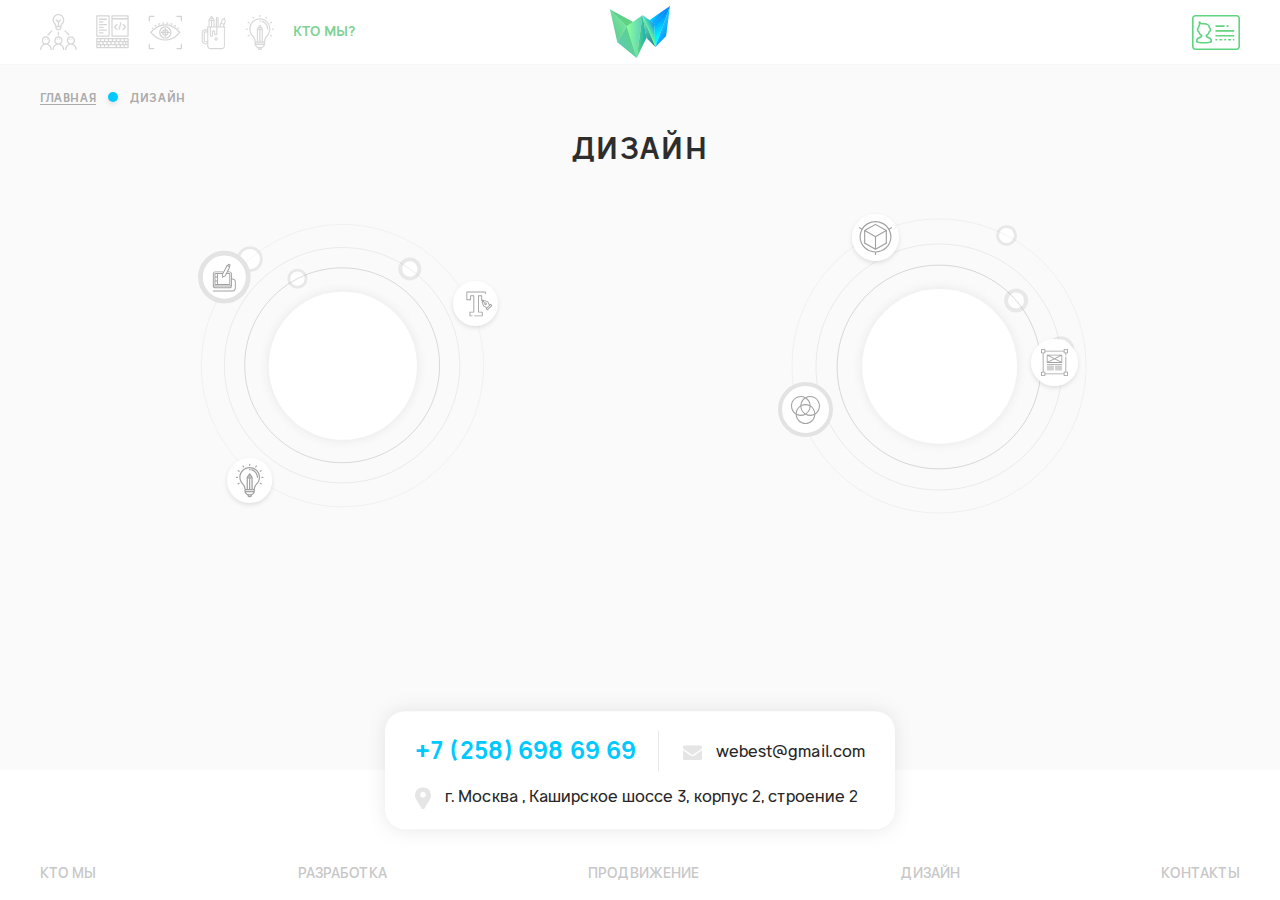
<file: design.html>
<!doctype html>
<!--[if lt IE 7]>      <html class="no-js lt-ie9 lt-ie8 lt-ie7" lang="ru"> <![endif]-->
<!--[if IE 7]>         <html class="no-js lt-ie9 lt-ie8" lang="ru"> <![endif]-->
<!--[if IE 8]>         <html class="no-js lt-ie9" lang="ru"> <![endif]-->
<!--[if gt IE 8]><!--> <html class="no-js" lang="ru"> <!--<![endif]-->
    <head>
        <meta charset="utf-8">
		<title>Webest - Дизайн</title>
        <meta name="description" content="">
        <meta name="keywords" content="">
        <meta name="viewport" content="width=device-width, initial-scale=1">
        <link rel="stylesheet" href="css/normalize.min.css">
        <link rel="stylesheet" href="css/main.css">

		<link rel="shortcut icon" href="favicon.ico" type="image/x-icon" />
		<link rel="apple-touch-icon" href="apple-touch-icon.png" />
		<link rel="apple-touch-icon" sizes="57x57" href="apple-touch-icon-57x57.png" />
		<link rel="apple-touch-icon" sizes="72x72" href="apple-touch-icon-72x72.png" />
		<link rel="apple-touch-icon" sizes="76x76" href="apple-touch-icon-76x76.png" />
		<link rel="apple-touch-icon" sizes="114x114" href="apple-touch-icon-114x114.png" />
		<link rel="apple-touch-icon" sizes="120x120" href="apple-touch-icon-120x120.png" />
		<link rel="apple-touch-icon" sizes="144x144" href="apple-touch-icon-144x144.png" />
		<link rel="apple-touch-icon" sizes="152x152" href="apple-touch-icon-152x152.png" />
		<link rel="apple-touch-icon" sizes="180x180" href="apple-touch-icon-180x180.png" />

        <script src="vendor/modernizr-2.8.3-respond-1.4.2.min.js"></script>
    </head>
    <body>
        <!--[if lt IE 8]>
            <p class="browserupgrade">Вы используете <strong>устаревший</strong> браузер. Пожалуйста <a href="http://browsehappy.com/">обновите ваш браузер</a></p>
        <![endif]-->
	<div class="_inner">

		<header class="header">
			<div class="container">
				<div class="header__body">
					<nav class="header__nav">
						<a href="#"><svg xmlns="http://www.w3.org/2000/svg" width="37" height="36"><path d="M33.3 29.9C35.4 30.8 36.8 32.9 36.8 35.4 36.8 35.7 36.5 36 36.2 36 35.8 36 35.5 35.7 35.5 35.4 35.5 32.8 33.5 30.7 30.9 30.7 28.4 30.7 26.3 32.8 26.3 35.4 26.3 35.7 26 36 25.7 36 25.3 36 25 35.7 25 35.4 25 32.9 26.5 30.8 28.5 29.9 27.5 29.1 26.8 27.9 26.8 26.5 26.8 24.2 28.6 22.3 30.9 22.3 33.2 22.3 35.1 24.2 35.1 26.5 35.1 27.9 34.4 29.1 33.3 29.9ZM30.9 23.6C29.4 23.6 28.1 24.9 28.1 26.5 28.1 28.1 29.4 29.4 30.9 29.4 32.5 29.4 33.8 28.1 33.8 26.5 33.8 24.9 32.5 23.6 30.9 23.6ZM31.8 25.7C31.5 25.7 31.2 25.4 31.2 25 31.2 24.7 31.5 24.4 31.8 24.4 32.2 24.4 32.5 24.7 32.5 25 32.5 25.4 32.2 25.7 31.8 25.7ZM29.5 25.7C29.1 25.7 28.8 25.4 28.8 25 28.8 24.7 29.1 24.4 29.5 24.4 29.8 24.4 30.1 24.7 30.1 25 30.1 25.4 29.8 25.7 29.5 25.7ZM28.8 21.4C28.7 21.4 28.5 21.3 28.4 21.2L24.5 17.3C24.3 17.1 24.3 16.6 24.5 16.4 24.8 16.1 25.2 16.1 25.4 16.4L29.3 20.3C29.5 20.5 29.5 21 29.3 21.2 29.2 21.3 29 21.4 28.8 21.4ZM23.7 36C23.3 36 23 35.7 23 35.4 23 32.8 21 30.7 18.4 30.7 15.9 30.7 13.8 32.8 13.8 35.4 13.8 35.7 13.5 36 13.2 36 12.8 36 12.5 35.7 12.5 35.4 12.5 32.9 14 30.8 16 29.9 15 29.1 14.3 27.9 14.3 26.5 14.3 24.2 16.1 22.3 18.4 22.3 20.7 22.3 22.6 24.2 22.6 26.5 22.6 27.9 21.9 29.1 20.8 29.9 22.9 30.8 24.3 32.9 24.3 35.4 24.3 35.7 24 36 23.7 36ZM21.3 26.5C21.3 24.9 20 23.6 18.4 23.6 16.8 23.6 15.6 24.9 15.6 26.5 15.6 28.1 16.8 29.4 18.4 29.4 20 29.4 21.3 28.1 21.3 26.5ZM19.6 25.7C19.2 25.7 19 25.4 19 25 19 24.7 19.2 24.4 19.6 24.4 19.9 24.4 20.2 24.7 20.2 25 20.2 25.4 19.9 25.7 19.6 25.7ZM17.2 25.7C16.9 25.7 16.6 25.4 16.6 25 16.6 24.7 16.9 24.4 17.2 24.4 17.6 24.4 17.9 24.7 17.9 25 17.9 25.4 17.6 25.7 17.2 25.7ZM19.1 18.4L19.1 20.9C19.1 21.2 18.8 21.5 18.4 21.5 18.1 21.5 17.8 21.2 17.8 20.9L17.8 18.4C17.8 18 18.1 17.7 18.4 17.7 18.8 17.7 19.1 18 19.1 18.4ZM21.5 12.7L21.5 13.4C21.5 15 20.3 16.2 18.8 16.2L18 16.2C16.5 16.2 15.3 15 15.3 13.4L15.3 12.7C15.3 11.7 14.9 10.7 14.2 10 13.2 8.9 12.6 7.5 12.6 6 12.5 2.7 15.1 0 18.3 0 19.9 0 21.4 0.6 22.5 1.7 23.6 2.8 24.3 4.3 24.3 5.9 24.3 7.4 23.7 8.9 22.6 10 21.9 10.7 21.5 11.7 21.5 12.7ZM16.6 13.4C16.6 14.2 17.3 14.9 18 14.9L18.8 14.9C19.6 14.9 20.2 14.2 20.2 13.4L20.2 13.3 16.6 13.3 16.6 13.4ZM21.6 2.6C20.8 1.8 19.6 1.3 18.4 1.3 18.4 1.3 18.4 1.3 18.4 1.3 15.8 1.3 13.8 3.4 13.9 6 13.9 7.1 14.3 8.3 15.1 9.1 15.9 9.9 16.4 10.9 16.6 12L17.8 12 17.8 8.3 15.9 6.4C15.6 6.1 15.6 5.7 15.9 5.5 16.1 5.2 16.5 5.2 16.8 5.5L18.4 7.1 20.1 5.5C20.3 5.2 20.7 5.2 21 5.5 21.2 5.7 21.2 6.1 21 6.4L19.1 8.3 19.1 12 20.3 12C20.4 10.9 20.9 9.9 21.7 9.1 22.5 8.2 23 7.1 23 5.9 23 4.7 22.5 3.5 21.6 2.6ZM8.5 21.2C8.3 21.3 8.2 21.4 8 21.4 7.8 21.4 7.7 21.3 7.6 21.2 7.3 21 7.3 20.5 7.6 20.3L11.4 16.4C11.7 16.1 12.1 16.1 12.3 16.4 12.6 16.6 12.6 17.1 12.3 17.3L8.5 21.2ZM10 26.5C10 27.9 9.4 29.1 8.3 29.9 10.4 30.8 11.8 32.9 11.8 35.4 11.8 35.7 11.5 36 11.2 36 10.8 36 10.5 35.7 10.5 35.4 10.5 32.8 8.5 30.7 5.9 30.7 3.4 30.7 1.3 32.8 1.3 35.4 1.3 35.7 1 36 0.6 36 0.3 36 0 35.7 0 35.4 0 32.9 1.4 30.8 3.5 29.9 2.5 29.1 1.8 27.9 1.8 26.5 1.8 24.2 3.6 22.3 5.9 22.3 8.2 22.3 10 24.2 10 26.5ZM5.9 23.6C4.3 23.6 3 24.9 3 26.5 3 28.1 4.3 29.4 5.9 29.4 7.5 29.4 8.8 28.1 8.8 26.5 8.8 24.9 7.5 23.6 5.9 23.6ZM7.4 25.7C7 25.7 6.7 25.4 6.7 25 6.7 24.7 7 24.4 7.4 24.4 7.7 24.4 8 24.7 8 25 8 25.4 7.7 25.7 7.4 25.7ZM5 25.7C4.7 25.7 4.4 25.4 4.4 25 4.4 24.7 4.7 24.4 5 24.4 5.4 24.4 5.7 24.7 5.7 25 5.7 25.4 5.4 25.7 5 25.7Z" fill="rgb(214, 214, 214)"/></svg></a>
						<a href="#"><svg xmlns="http://www.w3.org/2000/svg" width="33" height="34"><path d="M32 33.3L0.8 33.3C0.5 33.3 0.2 33 0.2 32.7L0.2 23.6C0.2 23.3 0.5 23 0.8 23L32 23C32.4 23 32.7 23.3 32.7 23.6L32.7 32.7C32.7 33 32.4 33.3 32 33.3ZM25 32L27.7 32 27.7 30.3 25 30.3 25 32ZM29.1 29L29.1 27.3 27.5 27.3 27.5 29 29.1 29ZM26.2 29L26.2 27.3 23.5 27.3 23.5 29 26.2 29ZM21 32L23.7 32 23.7 30.3 21 30.3 21 32ZM22.3 29L22.3 27.3 19.6 27.3 19.6 29 22.3 29ZM13.1 32L19.7 32 19.7 30.3 13.1 30.3 13.1 32ZM18.3 29L18.3 27.3 15.6 27.3 15.6 29 18.3 29ZM14.3 29L14.3 27.3 11.6 27.3 11.6 29 14.3 29ZM9.1 32L11.8 32 11.8 30.3 9.1 30.3 9.1 32ZM10.4 29L10.4 27.3 7.7 27.3 7.7 29 10.4 29ZM5.2 32L7.9 32 7.9 30.3 5.2 30.3 5.2 32ZM6.4 29L6.4 27.3 3.7 27.3 3.7 29 6.4 29ZM1.4 32L3.9 32 3.9 30.3 1.4 30.3 1.4 32ZM1.4 29L2.4 29 2.4 27.3 1.4 27.3 1.4 29ZM3.9 24.3L1.4 24.3 1.4 26 3.9 26 3.9 24.3ZM7.9 24.3L5.2 24.3 5.2 26 7.9 26 7.9 24.3ZM11.8 24.3L9.1 24.3 9.1 26 11.8 26 11.8 24.3ZM15.8 24.3L13.1 24.3 13.1 26 15.8 26 15.8 24.3ZM19.7 24.3L17.1 24.3 17.1 26 19.7 26 19.7 24.3ZM23.7 24.3L21 24.3 21 26 23.7 26 23.7 24.3ZM27.7 24.3L25 24.3 25 26 27.7 26 27.7 24.3ZM31.4 24.3L28.9 24.3 28.9 26 31.4 26 31.4 24.3ZM30.4 27.3L30.4 29 31.4 29 31.4 27.3 30.4 27.3ZM31.4 30.3L28.9 30.3 28.9 32 31.4 32 31.4 30.3ZM32 21.8L16 21.8C15.6 21.8 15.4 21.5 15.4 21.1L15.4 0.9C15.4 0.6 15.6 0.3 16 0.3L32 0.3C32.4 0.3 32.7 0.6 32.7 0.9L32.7 21.1C32.7 21.5 32.4 21.8 32 21.8ZM16.6 20.5L31.4 20.5 31.4 4.4 16.6 4.4 16.6 20.5ZM31.4 1.6L16.6 1.6 16.6 3.1 31.4 3.1 31.4 1.6ZM27.5 15.1C27.4 15.2 27.2 15.3 27 15.3 26.9 15.3 26.7 15.2 26.6 15.1 26.3 14.8 26.3 14.4 26.6 14.2L28.6 12.1 26.6 10C26.3 9.8 26.3 9.4 26.6 9.1 26.8 8.9 27.2 8.9 27.5 9.1L29.9 11.6C30.2 11.9 30.2 12.3 29.9 12.6L27.5 15.1ZM23.9 14.3C23.8 14.6 23.5 14.8 23.3 14.8 23.2 14.8 23.2 14.8 23.1 14.8 22.8 14.7 22.6 14.3 22.6 14L24.2 7.8C24.2 7.4 24.6 7.2 24.9 7.3 25.3 7.4 25.5 7.7 25.4 8.1L23.9 14.3ZM19.4 12.1L21.4 14.2C21.7 14.4 21.7 14.8 21.4 15.1 21.3 15.2 21.2 15.3 21 15.3 20.8 15.3 20.7 15.2 20.5 15.1L18.1 12.6C17.8 12.3 17.8 11.9 18.1 11.6L20.5 9.1C20.8 8.9 21.2 8.9 21.4 9.1 21.7 9.4 21.7 9.8 21.4 10L19.4 12.1ZM13.1 21.8L0.8 21.8C0.5 21.8 0.2 21.5 0.2 21.1L0.2 0.9C0.2 0.6 0.5 0.3 0.8 0.3L13.1 0.3C13.4 0.3 13.7 0.6 13.7 0.9L13.7 21.1C13.7 21.5 13.4 21.8 13.1 21.8ZM12.5 1.6L1.4 1.6 1.4 20.5 12.5 20.5 12.5 1.6ZM3.5 3.6L10.4 3.6C10.8 3.6 11 3.8 11 4.2 11 4.6 10.8 4.9 10.4 4.9L3.5 4.9C3.1 4.9 2.8 4.6 2.8 4.2 2.8 3.8 3.1 3.6 3.5 3.6ZM3.5 6.3L7 6.3C7.3 6.3 7.6 6.6 7.6 6.9 7.6 7.3 7.3 7.6 7 7.6L3.5 7.6C3.1 7.6 2.8 7.3 2.8 6.9 2.8 6.6 3.1 6.3 3.5 6.3ZM3.5 9L10.4 9C10.8 9 11 9.3 11 9.7 11 10 10.8 10.3 10.4 10.3L3.5 10.3C3.1 10.3 2.8 10 2.8 9.7 2.8 9.3 3.1 9 3.5 9ZM3.5 11.7L7 11.7C7.3 11.7 7.6 12 7.6 12.4 7.6 12.7 7.3 13 7 13L3.5 13C3.1 13 2.8 12.7 2.8 12.4 2.8 12 3.1 11.7 3.5 11.7ZM3.5 14.5L10.4 14.5C10.8 14.5 11 14.7 11 15.1 11 15.5 10.8 15.8 10.4 15.8L3.5 15.8C3.1 15.8 2.8 15.5 2.8 15.1 2.8 14.7 3.1 14.5 3.5 14.5ZM3.5 17.2L7 17.2C7.3 17.2 7.6 17.5 7.6 17.8 7.6 18.2 7.3 18.5 7 18.5L3.5 18.5C3.1 18.5 2.8 18.2 2.8 17.8 2.8 17.5 3.1 17.2 3.5 17.2Z" fill="rgb(214, 214, 214)"/></svg></a>
						<a href="#"><svg xmlns="http://www.w3.org/2000/svg" width="34" height="35"><path d="M33.4 34.2L28.9 34.2C28.6 34.2 28.3 33.9 28.3 33.6 28.3 33.2 28.6 32.9 28.9 32.9L32.8 32.9 32.8 29C32.8 28.7 33.1 28.4 33.4 28.4 33.7 28.4 34 28.7 34 29L34 33.6C34 33.9 33.7 34.2 33.4 34.2ZM33.4 6.4C33.1 6.4 32.8 6.1 32.8 5.8L32.8 1.9 28.9 1.9C28.6 1.9 28.3 1.6 28.3 1.3 28.3 0.9 28.6 0.7 28.9 0.7L33.4 0.7C33.7 0.7 34 0.9 34 1.3L34 5.8C34 6.1 33.7 6.4 33.4 6.4ZM27.5 11.7C27.4 11.7 27.3 11.7 27.2 11.6 26.9 11.4 26.7 11.3 26.4 11.1 26.1 10.9 26 10.6 26.2 10.3 26.4 10 26.8 9.9 27 10.1 27.3 10.2 27.6 10.4 27.9 10.6 28.1 10.8 28.2 11.1 28 11.4 27.9 11.6 27.7 11.7 27.5 11.7ZM23.9 9.8C23.8 9.8 23.7 9.8 23.6 9.8 23.4 9.6 23.1 9.5 22.8 9.5 22.5 9.4 22.3 9 22.4 8.7 22.5 8.4 22.8 8.2 23.2 8.3 23.5 8.4 23.8 8.5 24.1 8.6 24.4 8.7 24.5 9.1 24.4 9.4 24.3 9.6 24.1 9.8 23.9 9.8ZM19.9 8.8C19.8 8.8 19.8 8.8 19.8 8.8 19.5 8.7 19.2 8.7 18.9 8.7 18.5 8.6 18.3 8.4 18.3 8 18.4 7.7 18.6 7.4 19 7.5 19.3 7.5 19.6 7.5 19.9 7.6 20.3 7.6 20.5 7.9 20.5 8.3 20.4 8.6 20.2 8.8 19.9 8.8ZM29.9 13.8C29.8 13.7 29.7 13.6 29.6 13.5 29.4 13.3 29.4 12.9 29.6 12.7 29.8 12.4 30.2 12.4 30.4 12.6 30.6 12.7 30.7 12.9 30.8 13 31 13.2 31 13.6 30.8 13.8 30.7 14 30.5 14 30.4 14 30.2 14 30.1 14 29.9 13.8ZM32.2 17C32.4 17.1 32.4 17.3 32.4 17.4 32.4 17.6 32.4 17.7 32.2 17.8L29.6 20.5C26.3 23.8 21.9 25.6 17.3 25.6 12.7 25.6 8.4 23.8 5.1 20.5L2.4 17.8C2.3 17.7 2.3 17.6 2.3 17.4 2.3 17.3 2.3 17.1 2.4 17L5.1 14.3C8.4 11 12.7 9.2 17.3 9.2 21.9 9.2 26.3 11 29.6 14.3L32.2 17ZM17.3 10.4C13 10.4 9 12.1 6 15.1L3.7 17.4 6 19.7C9 22.7 13 24.4 17.3 24.4 21.6 24.4 25.7 22.7 28.7 19.7L31 17.4 28.7 15.1C25.7 12.1 21.6 10.4 17.3 10.4ZM17.3 23.6C13.9 23.6 11.2 20.8 11.2 17.4 11.2 14 13.9 11.2 17.3 11.2 20.7 11.2 23.5 14 23.5 17.4 23.5 20.8 20.7 23.6 17.3 23.6ZM17.3 12.5C14.6 12.5 12.4 14.7 12.4 17.4 12.4 20.2 14.6 22.4 17.3 22.4 20.1 22.4 22.3 20.2 22.3 17.4 22.3 14.7 20.1 12.5 17.3 12.5ZM17.9 20.7L17.9 21.3C17.9 21.7 17.7 22 17.3 22 17 22 16.7 21.7 16.7 21.3L16.7 20.7C15.4 20.4 14.3 19.4 14.1 18L13.4 18C13.1 18 12.8 17.8 12.8 17.4 12.8 17.1 13.1 16.8 13.4 16.8L14.1 16.8C14.3 15.5 15.4 14.4 16.7 14.2L16.7 13.5C16.7 13.2 17 12.9 17.3 12.9 17.7 12.9 17.9 13.2 17.9 13.5L17.9 14.2C19.3 14.4 20.3 15.5 20.6 16.8L21.2 16.8C21.6 16.8 21.9 17.1 21.9 17.4 21.9 17.8 21.6 18 21.2 18L20.6 18C20.3 19.4 19.3 20.4 17.9 20.7ZM16.7 15.4C16.1 15.6 15.5 16.1 15.3 16.8L16.7 16.8 16.7 15.4ZM16.7 18L15.3 18C15.5 18.7 16.1 19.2 16.7 19.4L16.7 18ZM17.9 15.4L17.9 16.8 19.3 16.8C19.1 16.1 18.6 15.6 17.9 15.4ZM17.9 18L17.9 19.4C18.6 19.2 19.1 18.7 19.3 18L17.9 18ZM15.8 8.7C15.5 8.7 15.2 8.7 14.9 8.8 14.9 8.8 14.8 8.8 14.8 8.8 14.5 8.8 14.2 8.6 14.2 8.3 14.2 7.9 14.4 7.6 14.7 7.6 15 7.5 15.4 7.5 15.7 7.5 16 7.4 16.3 7.7 16.3 8 16.4 8.4 16.1 8.6 15.8 8.7ZM11.9 9.5C11.6 9.5 11.3 9.6 11 9.8 11 9.8 10.9 9.8 10.8 9.8 10.6 9.8 10.3 9.6 10.2 9.4 10.1 9.1 10.3 8.7 10.6 8.6 10.9 8.5 11.2 8.4 11.5 8.3 11.8 8.2 12.2 8.4 12.3 8.7 12.4 9 12.2 9.4 11.9 9.5ZM8.2 11.1C8 11.3 7.7 11.4 7.5 11.6 7.4 11.7 7.3 11.7 7.1 11.7 6.9 11.7 6.8 11.6 6.6 11.4 6.4 11.1 6.5 10.8 6.8 10.6 7.1 10.4 7.3 10.2 7.6 10.1 7.9 9.9 8.3 10 8.5 10.3 8.6 10.6 8.5 10.9 8.2 11.1ZM5.1 12.7C5.3 12.9 5.3 13.3 5.1 13.5 4.9 13.6 4.8 13.7 4.7 13.8 4.6 14 4.4 14 4.3 14 4.1 14 4 14 3.9 13.8 3.6 13.6 3.6 13.2 3.9 13 4 12.9 4.1 12.8 4.2 12.6 4.5 12.4 4.8 12.4 5.1 12.7ZM5.8 1.9L1.9 1.9 1.9 5.8C1.9 6.1 1.6 6.4 1.3 6.4 0.9 6.4 0.7 6.1 0.7 5.8L0.7 1.3C0.7 0.9 0.9 0.7 1.3 0.7L5.8 0.7C6.1 0.7 6.4 0.9 6.4 1.3 6.4 1.6 6.1 1.9 5.8 1.9ZM1.3 28.4C1.6 28.4 1.9 28.7 1.9 29L1.9 32.9 5.8 32.9C6.1 32.9 6.4 33.2 6.4 33.6 6.4 33.9 6.1 34.2 5.8 34.2L1.3 34.2C0.9 34.2 0.7 33.9 0.7 33.6L0.7 29C0.7 28.7 0.9 28.4 1.3 28.4Z" fill="rgb(211, 211, 211)"/></svg></a>
						<a href="#"><svg xmlns="http://www.w3.org/2000/svg" width="25" height="35"><path d="M24.7 6.5L23.1 11.4 24.1 11.4C24.4 11.4 24.6 11.6 24.6 11.9 24.6 12.2 24.4 12.4 24.1 12.4L23.9 12.4 23.9 31C23.9 32.7 22.5 34.2 20.8 34.2L9.4 34.2C7.7 34.2 6.2 32.7 6.2 31L6.2 29.3 4.2 29.3C2.2 29.3 0.7 27.7 0.7 25.8L0.7 17.8C0.7 15.9 2.2 14.3 4.2 14.3L6.2 14.3 6.2 12.4 6.1 12.4C5.8 12.4 5.6 12.2 5.6 11.9 5.6 11.6 5.8 11.4 6.1 11.4L7.5 11.4 7.5 5C7.5 4.9 7.5 4.8 7.6 4.7L10.1 0.9C10.2 0.8 10.3 0.7 10.5 0.7 10.7 0.7 10.9 0.8 11 0.9L13.5 4.7C13.5 4.8 13.6 4.9 13.6 5L13.6 11.4 14.8 11.4 14.9 3.5C14.9 2.7 15.5 2.1 16.3 2.1 17 2.1 17.6 2.7 17.6 3.5L17.7 11.4 18.4 11.4 20.5 5.1C20.7 4.5 21.1 4 21.6 3.8 22 3.6 22.4 3.5 22.8 3.6L23 2.9C23.1 2.6 23.4 2.4 23.7 2.5 24 2.6 24.1 2.9 24 3.2L23.8 3.9C24.7 4.5 25 5.5 24.7 6.5ZM6.2 17.4L4.3 17.4C4 17.4 3.8 17.7 3.8 18L3.8 25.6C3.8 25.9 4 26.2 4.3 26.2L6.2 26.2 6.2 17.4ZM6.2 27.2L4.3 27.2C3.4 27.2 2.7 26.5 2.7 25.6L2.7 18C2.7 17.1 3.4 16.3 4.3 16.3L6.2 16.3 6.2 15.4 4.2 15.4C2.8 15.4 1.8 16.5 1.8 17.8L1.8 25.8C1.8 27.1 2.8 28.2 4.2 28.2L6.2 28.2 6.2 27.2ZM10.5 2.2L10 3C10.2 3.1 10.3 3.1 10.5 3.1 10.7 3.1 10.9 3.1 11.1 3L10.5 2.2ZM11.7 3.9C11.3 4.1 10.9 4.2 10.5 4.2 10.1 4.2 9.7 4.1 9.4 3.9L8.8 4.7C9.9 5.1 11.1 5.1 12.2 4.7L11.7 3.9ZM8.5 5.8L8.5 11.4 10 11.4 10 6C9.5 6 9 5.9 8.5 5.8ZM12.5 5.8C12 5.9 11.5 6 11.1 6L11.1 11.4 12.5 11.4 12.5 5.8ZM15.3 12.5C15.2 12.5 15.2 12.5 15.2 12.4L9.9 12.4 9.9 20.3C9.9 20.6 10.1 20.9 10.4 20.9 10.7 20.9 11 20.6 11 20.3L11 16.9C11 16 11.7 15.3 12.6 15.3 13.5 15.3 14.2 16 14.2 16.9L14.2 18.7C14.2 19 14.4 19.2 14.7 19.2 15 19.2 15.3 19 15.3 18.7L15.3 12.5ZM16.5 3.5C16.5 3.3 16.4 3.2 16.3 3.2 16.1 3.2 16 3.3 16 3.5L15.9 11.4 16.6 11.4 16.5 3.5ZM16.4 12.5L16.4 18.7C16.4 19.6 15.6 20.3 14.7 20.3 13.9 20.3 13.1 19.6 13.1 18.7L13.1 16.9C13.1 16.6 12.9 16.4 12.6 16.4 12.3 16.4 12.1 16.6 12.1 16.9L12.1 20.3C12.1 21.2 11.3 21.9 10.4 21.9 9.5 21.9 8.8 21.2 8.8 20.3L8.8 12.4 7.3 12.4 7.3 31C7.3 32.1 8.3 33.1 9.4 33.1L20.8 33.1C21.9 33.1 22.9 32.1 22.9 31L22.9 31 22.9 12.4 16.4 12.5ZM20.3 9.1L19.5 11.4 21.9 11.4 22.5 9.8 20.3 9.1ZM23 4.7C22.7 4.6 22.4 4.6 22.1 4.8 21.8 4.9 21.6 5.1 21.5 5.4L20.6 8 22.8 8.8 23.7 6.2C23.9 5.6 23.6 4.9 23 4.7ZM15.1 25.6C14.1 25.6 13.4 24.9 13.4 23.9 13.4 23 14.1 22.2 15.1 22.2 16 22.2 16.8 23 16.8 23.9 16.8 24.9 16 25.6 15.1 25.6ZM15.1 23.3C14.7 23.3 14.5 23.6 14.5 23.9 14.5 24.3 14.7 24.5 15.1 24.5 15.4 24.5 15.7 24.3 15.7 23.9 15.7 23.6 15.4 23.3 15.1 23.3Z" fill="rgb(215, 215, 215)"/></svg></a>
						<a href="#"><svg xmlns="http://www.w3.org/2000/svg" width="29" height="36"><path d="M28.4 15.8L27.3 15.8C26.9 15.8 26.7 15.5 26.7 15.2 26.7 14.8 26.9 14.5 27.3 14.5L28.4 14.5C28.7 14.5 29 14.8 29 15.2 29 15.5 28.7 15.8 28.4 15.8ZM26.9 8.9L25.9 9.4C25.8 9.5 25.7 9.5 25.6 9.5 25.4 9.5 25.2 9.4 25.1 9.2 24.9 8.9 25 8.5 25.3 8.3L26.2 7.8C26.5 7.6 26.9 7.7 27.1 8 27.3 8.3 27.2 8.7 26.9 8.9ZM22.4 22.5C21 24 20.2 26 20.2 28.1L20.2 29.5C20.2 31.5 18.9 33.3 17.1 33.9L17.1 34.2C17.1 35.2 16.3 36 15.3 36L14.4 36C13.4 36 12.6 35.2 12.6 34.2L12.6 33.9C10.8 33.3 9.5 31.5 9.5 29.5L9.5 28.1C9.5 26 8.7 24 7.2 22.5 5.3 20.5 4.3 17.9 4.2 15.2 4.2 9.3 8.8 4.4 14.7 4.3 17.5 4.3 20.2 5.4 22.3 7.4 24.3 9.4 25.4 12.1 25.4 15 25.4 17.8 24.4 20.5 22.4 22.5ZM13.8 34.2C13.8 34.5 14.1 34.7 14.4 34.7L15.3 34.7C15.6 34.7 15.8 34.5 15.8 34.2L15.8 34.2 15.8 34.2C15.7 34.2 15.6 34.2 15.5 34.2L14.1 34.2C14 34.2 13.9 34.2 13.8 34.2L13.8 34.2ZM14.1 32.9L15.5 32.9C16.9 32.9 18.1 32.1 18.6 30.9L11 30.9C11.6 32.1 12.8 32.9 14.1 32.9ZM10.8 29.5C10.8 29.6 10.8 29.6 10.8 29.6L18.9 29.6C18.9 29.6 18.9 29.6 18.9 29.5L18.9 28.7 10.8 28.7 10.8 29.5ZM14.8 14.5C14.5 14.5 14.1 14.4 13.7 14.3L13.3 14.9C14.3 15.1 15.4 15.1 16.3 14.9L15.9 14.3C15.6 14.4 15.2 14.5 14.8 14.5ZM15.2 13.2L14.8 12.6 14.5 13.2C14.6 13.2 14.7 13.2 14.8 13.2 15 13.2 15.1 13.2 15.2 13.2ZM13 16.1L13 27.4 14.2 27.4 14.2 16.3C13.8 16.3 13.4 16.2 13 16.1ZM15.5 16.3L15.5 27.4 16.7 27.4 16.7 16.1C16.3 16.2 15.9 16.3 15.5 16.3ZM21.4 8.3C19.6 6.5 17.3 5.6 14.8 5.6 14.8 5.6 14.7 5.6 14.7 5.6 12.2 5.6 9.9 6.6 8.1 8.4 6.4 10.3 5.5 12.6 5.5 15.2 5.5 17.6 6.5 19.9 8.1 21.6 9.7 23.2 10.6 25.3 10.7 27.4L11.8 27.4 11.8 15.2C11.8 15.1 11.8 14.9 11.9 14.8L14.3 11.1C14.4 11 14.6 10.9 14.8 10.9 15 10.9 15.2 11 15.4 11.1L17.8 14.8C17.9 14.9 17.9 15.1 17.9 15.2L17.9 27.4 18.9 27.4C19.1 25.3 20 23.2 21.5 21.6 23.2 19.8 24.2 17.5 24.2 15 24.2 12.5 23.2 10.1 21.4 8.3ZM22.7 15.7C22.4 15.7 22.1 15.4 22.1 15 22.1 11.8 19.9 8.9 16.8 8 16.5 7.9 16.3 7.5 16.4 7.2 16.5 6.8 16.8 6.6 17.2 6.7 20.8 7.8 23.4 11.2 23.4 15 23.4 15.4 23.1 15.7 22.7 15.7ZM15.3 7.7C15.3 7.7 15.2 7.7 15.2 7.7 15.1 7.7 14.9 7.7 14.7 7.7 14.7 7.7 14.7 7.7 14.7 7.7 14.4 7.7 14.1 7.4 14.1 7.1 14.1 6.7 14.4 6.4 14.7 6.4 14.9 6.4 15.1 6.4 15.3 6.4 15.6 6.4 15.9 6.7 15.9 7.1 15.9 7.4 15.6 7.7 15.3 7.7ZM21.6 4.6C21.5 4.8 21.3 4.9 21.1 4.9 21 4.9 20.8 4.9 20.7 4.8 20.4 4.6 20.3 4.2 20.5 3.9L21.1 3C21.2 2.7 21.6 2.6 21.9 2.8 22.2 2.9 22.3 3.3 22.1 3.6L21.6 4.6ZM14.8 3.2C14.5 3.2 14.2 2.9 14.2 2.6L14.2 1.5C14.2 1.1 14.5 0.8 14.8 0.8 15.2 0.8 15.5 1.1 15.5 1.5L15.5 2.6C15.5 2.9 15.2 3.2 14.8 3.2ZM8.9 4.8C8.8 4.9 8.7 4.9 8.6 4.9 8.4 4.9 8.2 4.8 8.1 4.6L7.5 3.6C7.3 3.3 7.5 2.9 7.8 2.8 8 2.6 8.4 2.7 8.6 3L9.1 3.9C9.3 4.2 9.2 4.6 8.9 4.8ZM4.1 9.5C3.9 9.5 3.8 9.5 3.7 9.4L2.8 8.9C2.5 8.7 2.4 8.3 2.6 8 2.7 7.7 3.1 7.6 3.4 7.8L4.4 8.3C4.7 8.5 4.8 8.9 4.6 9.2 4.5 9.4 4.3 9.5 4.1 9.5ZM3 15.2C3 15.5 2.7 15.8 2.4 15.8L1.3 15.8C0.9 15.8 0.7 15.5 0.7 15.2 0.7 14.8 0.9 14.5 1.3 14.5L2.4 14.5C2.7 14.5 3 14.8 3 15.2ZM2.8 21.5L3.7 20.9C4 20.7 4.4 20.8 4.6 21.1 4.8 21.4 4.7 21.8 4.4 22L3.4 22.6C3.3 22.6 3.2 22.6 3.1 22.6 2.9 22.6 2.7 22.5 2.6 22.3 2.4 22 2.5 21.6 2.8 21.5ZM25.9 20.9L26.9 21.5C27.2 21.6 27.3 22 27.1 22.3 27 22.5 26.8 22.6 26.6 22.6 26.5 22.6 26.3 22.6 26.2 22.6L25.3 22C25 21.8 24.9 21.4 25.1 21.1 25.2 20.8 25.6 20.7 25.9 20.9Z" fill="rgb(218, 218, 218)"/></svg></a>
						<a href="#" class="header__nav_a"><span>Кто мы?</span></a>
					</nav>
					<a href="/" class="header__logo"><img src="images/logo.png" alt=""></a>
					<div class="header__right">
						<div class="header__right_btn"><svg xmlns="http://www.w3.org/2000/svg" width="48" height="35"><path d="M44.6 35L3.4 35C1.5 35 0 33.5 0 31.6L0 3.4C0 1.5 1.5 0 3.4 0L44.6 0C46.5 0 48 1.5 48 3.4L48 31.6C48 33.5 46.5 35 44.6 35ZM46.4 3.4C46.4 2.4 45.6 1.6 44.6 1.6L3.4 1.6C2.4 1.6 1.6 2.4 1.6 3.4L1.6 31.6C1.6 32.6 2.4 33.4 3.4 33.4L44.6 33.4C45.6 33.4 46.4 32.6 46.4 31.6L46.4 3.4ZM41.6 25.5C41.4 25.5 41.2 25.4 41 25.2 40.9 25.1 40.8 24.9 40.8 24.7 40.8 24.4 40.9 24.2 41 24.1 41.3 23.8 41.9 23.8 42.2 24.1 42.3 24.2 42.4 24.4 42.4 24.7 42.4 24.9 42.3 25.1 42.2 25.2 42 25.4 41.8 25.5 41.6 25.5ZM41.6 21.5L24 21.5C23.6 21.5 23.2 21.1 23.2 20.7 23.2 20.2 23.6 19.9 24 19.9L41.6 19.9C42 19.9 42.4 20.2 42.4 20.7 42.4 21.1 42 21.5 41.6 21.5ZM41.6 16.7L24 16.7C23.6 16.7 23.2 16.3 23.2 15.9 23.2 15.5 23.6 15.1 24 15.1L41.6 15.1C42 15.1 42.4 15.5 42.4 15.9 42.4 16.3 42 16.7 41.6 16.7ZM36 11.9L35.2 11.9C34.8 11.9 34.4 11.6 34.4 11.1 34.4 10.7 34.8 10.3 35.2 10.3L36 10.3C36.4 10.3 36.8 10.7 36.8 11.1 36.8 11.6 36.4 11.9 36 11.9ZM32 11.9L24 11.9C23.6 11.9 23.2 11.6 23.2 11.1 23.2 10.7 23.6 10.3 24 10.3L32 10.3C32.4 10.3 32.8 10.7 32.8 11.1 32.8 11.6 32.4 11.9 32 11.9ZM12 28.6C4 28.6 4 27.1 4 26.5L4 25.4C4 24.2 4.7 23.1 5.8 22.5L8.8 21 8.8 20.7C7.5 20 6.6 18.8 6.1 17.2 5.3 16.8 4.8 16 4.8 15.1L4.8 14.3C4.8 13.6 5.1 12.9 5.7 12.5 5.8 11.7 6 11 6.3 10.4 6.4 10.1 6.5 9.9 6.6 9.7 6.8 9.2 6.8 9.2 6.6 8.4 6.6 8.1 6.5 7.7 6.5 7.4 6.4 7 6.7 6.6 7.1 6.4 7.5 6.3 7.9 6.4 8.2 6.7 8.3 6.9 8.6 7.1 8.9 7.4 9.8 7.9 10.8 8 11.5 7.9 11.7 7.9 11.8 7.9 12 7.9 15.7 7.9 17.8 9.4 18.3 12.5 18.9 12.9 19.2 13.6 19.2 14.3L19.2 15.1C19.2 16 18.7 16.8 17.9 17.2 17.4 18.8 16.5 20 15.2 20.7L15.2 21 18.1 22.5C19.3 23 20 24.2 20 25.5L20 26.5C20 27.1 20 28.6 12 28.6ZM18.4 25.5C18.4 24.8 18 24.2 17.4 23.9L14.4 22.4C13.9 22.1 13.6 21.6 13.6 21.1L13.6 19.7 14.1 19.5C15.3 18.9 16.1 17.9 16.5 16.4L16.6 16 17 15.9C17.4 15.8 17.6 15.5 17.6 15.1L17.6 14.3C17.6 14 17.4 13.8 17.2 13.6L16.8 13.4 16.7 13C16.5 10.6 15 9.5 12 9.5 11.9 9.5 11.7 9.5 11.6 9.5 10.4 9.6 9.3 9.4 8.3 8.9 8.4 9.5 8.3 9.8 8 10.3 7.9 10.5 7.9 10.7 7.8 11 7.5 11.6 7.3 12.3 7.3 13L7.2 13.4 6.8 13.6C6.6 13.8 6.4 14 6.4 14.3L6.4 15.1C6.4 15.5 6.6 15.8 7 15.9L7.4 16 7.5 16.4C7.9 17.9 8.7 18.9 9.9 19.5L10.4 19.7 10.4 21.1C10.4 21.6 10.1 22.1 9.6 22.4L6.5 23.9C6 24.2 5.6 24.8 5.6 25.4L5.6 26.3C6.1 26.6 8.1 27 12 27 15.9 27 17.9 26.6 18.4 26.3L18.4 25.5ZM24 23.9L24.8 23.9C25.2 23.9 25.6 24.2 25.6 24.7 25.6 25.1 25.2 25.5 24.8 25.5L24 25.5C23.6 25.5 23.2 25.1 23.2 24.7 23.2 24.2 23.6 23.9 24 23.9ZM28 23.9L29.6 23.9C30 23.9 30.4 24.2 30.4 24.7 30.4 25.1 30 25.5 29.6 25.5L28 25.5C27.6 25.5 27.2 25.1 27.2 24.7 27.2 24.2 27.6 23.9 28 23.9ZM32.8 23.9L33.6 23.9C34 23.9 34.4 24.2 34.4 24.7 34.4 25.1 34 25.5 33.6 25.5L32.8 25.5C32.4 25.5 32 25.1 32 24.7 32 24.2 32.4 23.9 32.8 23.9ZM36.8 23.9L38.4 23.9C38.8 23.9 39.2 24.2 39.2 24.7 39.2 25.1 38.8 25.5 38.4 25.5L36.8 25.5C36.4 25.5 36 25.1 36 24.7 36 24.2 36.4 23.9 36.8 23.9Z" fill="rgb(96, 212, 128)"/></svg></div>
						<div class="header__right_body">
							<div class="header__right_call g_btn" data-name="call" data-txt="Заказать звонок"><span>заказать звонок</span></div>
							<a href="tel:+72586986969" class="header__right_tel"><span>+7 (258) 698 69 69</span></a>
							<p><a href="mailto:webest@gmail.com"><i><svg xmlns="http://www.w3.org/2000/svg" width="19" height="15"><path d="M18.5 14.5C18.2 14.8 17.8 15 17.3 15L1.7 15C1.2 15 0.8 14.8 0.5 14.5 0.2 14.2 0 13.8 0 13.3L0 4.8C0.3 5.2 0.7 5.5 1.1 5.8 3.6 7.5 5.4 8.7 6.3 9.4 6.7 9.7 7.1 10 7.3 10.1 7.6 10.3 7.9 10.5 8.3 10.6 8.7 10.8 9.1 10.9 9.5 10.9L9.5 10.9C9.9 10.9 10.3 10.8 10.7 10.6 11.1 10.5 11.4 10.3 11.7 10.1 11.9 10 12.3 9.7 12.7 9.4 13.9 8.6 15.6 7.3 17.9 5.8 18.3 5.5 18.7 5.2 19 4.8L19 13.3C19 13.8 18.8 14.2 18.5 14.5ZM17.2 4.6C14.5 6.5 12.9 7.6 12.2 8.1 12.2 8.1 12 8.2 11.8 8.4 11.5 8.6 11.4 8.7 11.2 8.8 11 8.9 10.9 9 10.7 9.2 10.4 9.3 10.2 9.4 10 9.4 9.8 9.5 9.7 9.5 9.5 9.5L9.5 9.5C9.3 9.5 9.2 9.5 9 9.4 8.8 9.4 8.6 9.3 8.3 9.2 8.1 9 7.9 8.9 7.8 8.8 7.6 8.7 7.5 8.6 7.2 8.4 7 8.2 6.8 8.1 6.8 8.1 6.1 7.6 5.2 7 4 6.1 2.8 5.3 2.1 4.8 1.8 4.6 1.4 4.3 1 3.9 0.6 3.4 0.2 2.9 0 2.4 0 1.9 0 1.4 0.1 0.9 0.4 0.6 0.7 0.2 1.2 0 1.7 0L17.3 0C17.8 0 18.2 0.2 18.5 0.5 18.8 0.8 19 1.2 19 1.7 19 2.3 18.8 2.8 18.5 3.3 18.1 3.8 17.7 4.3 17.2 4.6Z" fill="rgb(255, 255, 255)"/></svg></i><span>webest@gmail.com</span></a></p>
							<p><a href="mailto:webest@gmail.com" target="_blank"><i><svg xmlns="http://www.w3.org/2000/svg" width="16" height="22"><path d="M8 0L8 0C3.6 0 0 3.6 0 8 0 9.5 0.5 10.9 1.2 12.2L6.4 21.1C6.7 21.7 7.4 22 8 22 8.6 22 9.2 21.7 9.6 21.1L14.8 12.2C15.5 11 16 9.5 16 8 16 3.6 12.4 0 8 0L8 0ZM8 10.3C6.4 10.3 5.1 9 5.1 7.4 5.1 5.8 6.4 4.5 8 4.5 9.6 4.5 10.9 5.8 10.9 7.4 10.9 9 9.6 10.3 8 10.3L8 10.3Z" fill="rgb(255, 255, 255)"/></svg></i><span>г. Москва , Каширское шоссе 3, <br> корпус 2, строение 2</span></a></p>
						</div>
					</div>
				</div>
			</div>
		</header>

        <div class="s_items">
        	<div class="container">
				<div class="g_breadcrumbs">
					<a href="/"><span>Главная</span></a>
					<small></small>
					<span>Дизайн</span>
				</div>
				<h1>Дизайн</h1>
        		<div class="s_items__body">
        			<a href="#" class="s_items__item">
						<svg style="margin-right: -25px"
							 xmlns="http://www.w3.org/2000/svg"
							 xmlns:xlink="http://www.w3.org/1999/xlink"
							 width="332px" height="332px" viewBox="0 0 347 332">
							<defs>
								<filter filterUnits="userSpaceOnUse" id="Filter_10" x="57px" y="58px" width="213px" height="212px"  >
									<feOffset in="SourceAlpha" dx="0" dy="0" />
									<feGaussianBlur result="blurOut" stdDeviation="5.385" />
									<feFlood flood-color="rgb(0, 200, 255)" result="floodOut" />
									<feComposite operator="atop" in="floodOut" in2="blurOut" />
									<feComponentTransfer><feFuncA type="linear" slope="0.23"/></feComponentTransfer>
									<feMerge>
										<feMergeNode/>
										<feMergeNode in="SourceGraphic"/>
									</feMerge>
								</filter>
								<filter filterUnits="userSpaceOnUse" id="Filter_11" x="38px" y="258px" width="56px" height="56px"  >
									<feOffset in="SourceAlpha" dx="0" dy="2" />
									<feGaussianBlur result="blurOut" stdDeviation="2.236" />
									<feFlood flood-color="rgb(134, 134, 134)" result="floodOut" />
									<feComposite operator="atop" in="floodOut" in2="blurOut" />
									<feComponentTransfer><feFuncA type="linear" slope="0.24"/></feComponentTransfer>
									<feMerge>
										<feMergeNode/>
										<feMergeNode in="SourceGraphic"/>
									</feMerge>
								</filter>
								<filter filterUnits="userSpaceOnUse" id="Filter_12" x="274px" y="73px" width="56px" height="56px"  >
									<feOffset in="SourceAlpha" dx="0" dy="2" />
									<feGaussianBlur result="blurOut" stdDeviation="2.236" />
									<feFlood flood-color="rgb(134, 134, 134)" result="floodOut" />
									<feComposite operator="atop" in="floodOut" in2="blurOut" />
									<feComponentTransfer><feFuncA type="linear" slope="0.24"/></feComponentTransfer>
									<feMerge>
										<feMergeNode/>
										<feMergeNode in="SourceGraphic"/>
									</feMerge>
								</filter>
							</defs>
							<circle r="9" stroke="rgb(94, 209, 126)" stroke-width="3px" stroke-linecap="butt" stroke-linejoin="miter" fill="rgb(255, 255, 255)">
								<animateMotion class="animate" dur="9s"  keyPoints="1;0" keyTimes="0;1" calcMode="linear"  repeatCount="indefinite" fill="freeze">
									<mpath xlink:href="#path13"/>
								</animateMotion>
							</circle>
							<circle r="10" stroke="rgb(94, 209, 126)" stroke-width="4px" stroke-linecap="butt" stroke-linejoin="miter" fill="rgb(255, 255, 255)">
								<animateMotion dur="7s" calcMode="linear" repeatCount="indefinite" fill="freeze" calcMode="linear">
									<mpath xlink:href="#path12"/>
								</animateMotion>
							</circle>
							<circle r="12" stroke="rgb(94, 209, 126)" stroke-width="3px" stroke-linecap="butt" stroke-linejoin="miter" fill="rgb(255, 255, 255)">
								<animateMotion class="animate" dur="6s"  keyPoints="1;0" keyTimes="0;1" calcMode="linear"  repeatCount="indefinite" fill="freeze" >
									<mpath xlink:href="#path11"/>
								</animateMotion>
							</circle>


							<path id="path11" fill-rule="evenodd"  stroke="rgb(51, 211, 255)" stroke-width="1px" stroke-linecap="butt" stroke-linejoin="miter" opacity="0.149" fill="none"
								  d="M162.500,16.000 C243.962,16.000 310.000,82.038 310.000,163.500 C310.000,244.962 243.962,311.000 162.500,311.000 C81.038,311.000 15.000,244.962 15.000,163.500 C15.000,82.038 81.038,16.000 162.500,16.000 Z"/>
							<path id="path12" fill-rule="evenodd"  stroke="rgb(51, 211, 255)" stroke-width="1px" stroke-linecap="butt" stroke-linejoin="miter" opacity="0.231" fill="none"
								  d="M162.094,40.094 C230.025,40.094 285.094,95.163 285.094,163.094 C285.094,231.025 230.025,286.094 162.094,286.094 C94.163,286.094 39.094,231.025 39.094,163.094 C39.094,95.163 94.163,40.094 162.094,40.094 Z"/>
							<path id="path13" fill-rule="evenodd"  stroke="rgb(51, 211, 255)" stroke-width="1px" stroke-linecap="butt" stroke-linejoin="miter" opacity="0.502" fill="none"
								  d="M162.156,61.312 C218.403,61.312 264.000,106.902 264.000,163.141 C264.000,219.379 218.403,264.969 162.156,264.969 C105.909,264.969 60.312,219.379 60.312,163.141 C60.312,106.902 105.909,61.312 162.156,61.312 Z"/>
							<g filter="url(#Filter_10)">
								<path fill-rule="evenodd"  fill="rgb(255, 255, 255)"
									  d="M162.906,86.187 C205.639,86.187 240.281,120.829 240.281,163.562 C240.281,206.296 205.639,240.937 162.906,240.937 C120.173,240.937 85.531,206.296 85.531,163.562 C85.531,120.829 120.173,86.187 162.906,86.187 Z"/>
							</g>
							<g filter="url(#Filter_11)">
								<path fill-rule="evenodd"  fill="rgb(255, 255, 255)"
									  d="M65.500,260.000 C78.479,260.000 89.000,270.521 89.000,283.500 C89.000,296.479 78.479,307.000 65.500,307.000 C52.521,307.000 42.000,296.479 42.000,283.500 C42.000,270.521 52.521,260.000 65.500,260.000 Z"/>
							</g>
							<foreignObject  x="52px" y="147.2px" width="220" style="text-align: center;color: rgb(0, 200, 255); font-size: 0.875rem; text-transform: uppercase;">
								<h3>дизайн<br>сайтов</h3>
							</foreignObject>

							<path fill-rule="evenodd"  fill="rgb(0, 200, 255)"
								  d="M79.360,280.884 L78.244,280.884 C77.890,280.884 77.604,280.603 77.604,280.256 C77.604,279.908 77.890,279.627 78.244,279.627 L79.360,279.627 C79.714,279.627 80.000,279.908 80.000,280.256 C80.000,280.603 79.714,280.884 79.360,280.884 ZM77.823,273.987 L76.856,274.536 C76.755,274.593 76.645,274.620 76.537,274.620 C76.316,274.620 76.101,274.507 75.982,274.306 C75.806,274.005 75.911,273.620 76.216,273.447 L77.184,272.898 C77.490,272.724 77.881,272.827 78.057,273.128 C78.234,273.429 78.129,273.813 77.823,273.987 ZM73.284,287.549 C71.783,289.068 70.957,291.041 70.957,293.105 L70.957,294.544 C70.957,296.567 69.637,298.292 67.800,298.931 L67.800,299.218 C67.800,300.200 66.986,301.000 65.987,301.000 L65.013,301.000 C64.013,301.000 63.200,300.200 63.200,299.218 L63.200,298.932 C61.363,298.292 60.043,296.567 60.043,294.544 L60.043,293.105 C60.043,291.044 59.214,289.068 57.708,287.541 C55.774,285.579 54.688,282.995 54.652,280.264 C54.573,274.386 59.369,269.537 65.344,269.455 C68.273,269.414 71.033,270.505 73.117,272.525 C75.201,274.545 76.349,277.242 76.349,280.120 C76.349,282.910 75.260,285.548 73.284,287.549 ZM64.479,299.218 C64.479,299.507 64.719,299.743 65.013,299.743 L65.987,299.743 C66.281,299.743 66.521,299.507 66.521,299.218 L66.521,299.218 L66.521,299.188 C66.423,299.194 66.324,299.198 66.224,299.198 L64.776,299.198 C64.676,299.198 64.577,299.194 64.479,299.188 L64.479,299.218 ZM64.776,297.940 L66.224,297.940 C67.627,297.940 68.837,297.113 69.377,295.928 L61.623,295.928 C62.162,297.113 63.372,297.940 64.776,297.940 ZM61.322,294.544 C61.322,294.587 61.323,294.629 61.325,294.671 L69.675,294.671 C69.676,294.629 69.678,294.587 69.678,294.544 L69.678,293.734 L61.322,293.734 L61.322,294.544 ZM65.500,279.592 C65.111,279.592 64.732,279.519 64.377,279.380 L63.975,279.970 C64.971,280.241 66.029,280.241 67.025,279.970 L66.622,279.380 C66.268,279.519 65.888,279.592 65.500,279.592 ZM65.881,278.293 L65.500,277.734 L65.118,278.293 C65.243,278.320 65.370,278.334 65.500,278.334 C65.629,278.334 65.757,278.320 65.881,278.293 ZM63.624,281.179 L63.624,292.476 L64.860,292.476 L64.860,281.402 C64.443,281.364 64.030,281.290 63.624,281.179 ZM66.139,281.402 L66.139,292.476 L67.376,292.476 L67.376,281.179 C66.970,281.290 66.556,281.364 66.139,281.402 ZM72.219,273.420 C70.414,271.670 68.033,270.711 65.501,270.711 C65.454,270.711 65.408,270.711 65.362,270.712 C62.821,270.747 60.437,271.762 58.650,273.569 C56.863,275.376 55.897,277.748 55.931,280.247 C55.963,282.656 56.920,284.935 58.627,286.666 C60.211,288.274 61.146,290.317 61.299,292.476 L62.345,292.476 L62.345,280.293 C62.345,280.169 62.383,280.047 62.453,279.943 L64.969,276.254 C65.087,276.080 65.287,275.976 65.500,275.976 C65.713,275.976 65.912,276.080 66.031,276.254 L68.546,279.943 C68.617,280.047 68.655,280.169 68.655,280.293 L68.655,292.476 L69.700,292.476 C69.852,290.314 70.785,288.274 72.366,286.673 C74.110,284.908 75.070,282.581 75.070,280.120 C75.070,277.582 74.057,275.202 72.219,273.420 ZM73.578,280.749 C73.224,280.749 72.938,280.467 72.938,280.120 C72.938,276.872 70.719,273.980 67.541,273.087 C67.202,272.992 67.005,272.643 67.102,272.310 C67.199,271.976 67.553,271.783 67.893,271.878 C71.617,272.924 74.217,276.314 74.217,280.120 C74.217,280.467 73.931,280.749 73.578,280.749 ZM65.944,272.819 C65.933,272.819 65.921,272.818 65.909,272.818 C65.738,272.809 65.564,272.805 65.392,272.808 C65.389,272.808 65.386,272.808 65.383,272.808 C65.034,272.808 64.748,272.532 64.743,272.188 C64.738,271.840 65.021,271.555 65.374,271.550 C65.576,271.547 65.778,271.552 65.979,271.562 C66.331,271.581 66.602,271.878 66.583,272.224 C66.564,272.559 66.282,272.819 65.944,272.819 ZM72.426,269.720 C72.307,269.921 72.092,270.034 71.871,270.034 C71.763,270.034 71.653,270.007 71.552,269.950 C71.246,269.776 71.141,269.392 71.318,269.091 L71.876,268.140 C72.053,267.839 72.444,267.736 72.750,267.910 C73.056,268.084 73.161,268.468 72.984,268.769 L72.426,269.720 ZM65.500,268.355 C65.147,268.355 64.860,268.074 64.860,267.727 L64.860,266.629 C64.860,266.281 65.147,266.000 65.500,266.000 C65.853,266.000 66.139,266.281 66.139,266.629 L66.139,267.727 C66.139,268.074 65.853,268.355 65.500,268.355 ZM59.448,269.950 C59.347,270.007 59.237,270.034 59.129,270.034 C58.908,270.034 58.693,269.921 58.574,269.720 L58.016,268.769 C57.839,268.468 57.944,268.084 58.250,267.910 C58.556,267.736 58.947,267.839 59.123,268.140 L59.682,269.091 C59.859,269.392 59.754,269.776 59.448,269.950 ZM54.463,274.620 C54.355,274.620 54.245,274.593 54.144,274.536 L53.177,273.987 C52.871,273.813 52.766,273.428 52.943,273.128 C53.119,272.827 53.510,272.724 53.816,272.898 L54.783,273.447 C55.089,273.620 55.194,274.005 55.017,274.305 C54.899,274.507 54.684,274.620 54.463,274.620 ZM53.395,280.256 C53.395,280.603 53.108,280.884 52.755,280.884 L51.639,280.884 C51.286,280.884 51.000,280.603 51.000,280.256 C51.000,279.908 51.286,279.627 51.639,279.627 L52.755,279.627 C53.108,279.627 53.395,279.908 53.395,280.256 ZM53.177,286.524 L54.143,285.976 C54.449,285.802 54.840,285.905 55.017,286.206 C55.193,286.507 55.088,286.891 54.782,287.065 L53.816,287.613 C53.715,287.671 53.605,287.698 53.497,287.698 C53.276,287.698 53.061,287.585 52.943,287.383 C52.766,287.083 52.871,286.698 53.177,286.524 ZM76.857,285.976 L77.823,286.524 C78.129,286.698 78.234,287.083 78.057,287.383 C77.939,287.585 77.724,287.698 77.503,287.698 C77.394,287.698 77.284,287.671 77.184,287.613 L76.217,287.065 C75.911,286.891 75.807,286.507 75.983,286.206 C76.160,285.905 76.551,285.802 76.857,285.976 Z"/>
							<g filter="url(#Filter_12)">
								<path fill-rule="evenodd"  fill="rgb(255, 255, 255)"
									  d="M301.500,75.000 C314.479,75.000 325.000,85.521 325.000,98.500 C325.000,111.479 314.479,122.000 301.500,122.000 C288.521,122.000 278.000,111.479 278.000,98.500 C278.000,85.521 288.521,75.000 301.500,75.000 Z"/>
							</g>
							<path fill-rule="evenodd"  fill="rgb(0, 200, 255)"
								  d="M318.860,101.078 L314.248,105.737 C314.158,105.828 314.036,105.879 313.909,105.879 C313.782,105.879 313.660,105.828 313.571,105.737 L312.311,104.464 C312.124,104.275 312.124,103.969 312.311,103.780 L312.673,103.414 L312.062,102.797 C311.805,102.537 311.489,102.358 311.194,102.304 C310.267,102.134 309.395,101.326 309.120,100.382 L307.523,94.890 C307.523,94.889 307.523,94.887 307.522,94.886 L307.521,94.881 C307.520,94.879 307.520,94.878 307.520,94.876 C307.515,94.859 307.511,94.842 307.508,94.825 C307.508,94.819 307.507,94.814 307.506,94.809 C307.504,94.794 307.503,94.778 307.502,94.762 C307.502,94.758 307.502,94.753 307.502,94.749 C307.502,94.747 307.501,94.746 307.501,94.745 L307.501,90.902 L305.097,90.902 L305.097,107.098 L308.617,107.098 C308.882,107.098 309.096,107.315 309.096,107.582 L309.096,111.516 C309.096,111.783 308.882,112.000 308.617,112.000 L300.534,112.000 C300.269,112.000 300.055,111.783 300.055,111.516 C300.055,111.249 300.269,111.032 300.534,111.032 L308.138,111.032 L308.138,108.066 L304.618,108.066 C304.354,108.066 304.139,107.850 304.139,107.582 L304.139,90.418 C304.139,90.150 304.354,89.934 304.618,89.934 L307.980,89.934 C308.245,89.934 308.459,90.150 308.459,90.418 L308.459,94.382 L313.560,95.897 C314.494,96.174 315.294,97.055 315.462,97.992 C315.515,98.290 315.693,98.609 315.950,98.869 L316.560,99.486 L316.922,99.120 C317.012,99.029 317.134,98.978 317.261,98.978 C317.388,98.978 317.510,99.029 317.600,99.120 L318.860,100.393 C318.950,100.484 319.000,100.607 319.000,100.735 C319.000,100.864 318.949,100.987 318.860,101.078 ZM315.272,99.553 C314.875,99.152 314.608,98.659 314.519,98.165 C314.416,97.588 313.876,96.999 313.290,96.825 L309.647,95.744 L311.567,97.684 C311.740,97.605 311.928,97.562 312.124,97.562 C312.485,97.562 312.826,97.705 313.081,97.963 C313.337,98.222 313.478,98.565 313.478,98.931 C313.478,99.296 313.337,99.640 313.081,99.899 C312.826,100.157 312.485,100.300 312.124,100.300 C311.762,100.300 311.422,100.157 311.166,99.899 C310.910,99.640 310.769,99.296 310.769,98.931 C310.769,98.734 310.812,98.543 310.890,98.368 L308.969,96.428 L310.040,100.109 C310.212,100.701 310.794,101.247 311.365,101.351 C311.854,101.441 312.342,101.711 312.739,102.112 L313.350,102.729 L315.883,100.170 L315.272,99.553 ZM311.727,98.931 C311.727,99.038 311.768,99.139 311.843,99.214 C311.918,99.290 312.018,99.332 312.124,99.332 C312.230,99.332 312.329,99.290 312.404,99.214 C312.479,99.139 312.520,99.038 312.520,98.931 C312.520,98.824 312.479,98.723 312.404,98.648 C312.329,98.572 312.230,98.530 312.124,98.530 C312.018,98.530 311.918,98.572 311.843,98.648 C311.768,98.723 311.727,98.824 311.727,98.931 ZM317.261,100.147 L313.327,104.122 L313.909,104.710 L317.844,100.735 L317.261,100.147 ZM311.873,88.912 C311.609,88.912 311.394,88.695 311.394,88.428 L311.394,86.968 L292.958,86.968 L292.958,94.261 L295.893,94.261 L295.893,90.418 C295.893,90.150 296.107,89.934 296.372,89.934 L299.770,89.934 C300.034,89.934 300.249,90.150 300.249,90.418 L300.249,107.582 C300.249,107.850 300.034,108.066 299.770,108.066 L296.214,108.066 L296.214,111.032 L298.107,111.032 C298.371,111.032 298.586,111.249 298.586,111.516 C298.586,111.783 298.371,112.000 298.107,112.000 L295.735,112.000 C295.470,112.000 295.256,111.783 295.256,111.516 L295.256,107.582 C295.256,107.315 295.470,107.098 295.735,107.098 L299.291,107.098 L299.291,90.902 L296.851,90.902 L296.851,94.745 C296.851,95.012 296.637,95.229 296.372,95.229 L292.479,95.229 C292.214,95.229 292.000,95.012 292.000,94.745 L292.000,86.484 C292.000,86.217 292.214,86.000 292.479,86.000 L311.873,86.000 C312.138,86.000 312.353,86.217 312.353,86.484 L312.353,88.428 C312.353,88.695 312.138,88.912 311.873,88.912 Z"/>
							<path fill-rule="evenodd"  stroke="rgb(179, 239, 255)" stroke-width="5px" stroke-linecap="butt" stroke-linejoin="miter" fill="rgb(255, 255, 255)"
								  d="M39.000,46.000 C52.807,46.000 64.000,57.193 64.000,71.000 C64.000,84.807 52.807,96.000 39.000,96.000 C25.193,96.000 14.000,84.807 14.000,71.000 C14.000,57.193 25.193,46.000 39.000,46.000 Z"/>
							<path fill-rule="evenodd"  fill="rgb(0, 200, 255)"
								  d="M47.712,72.411 L46.954,72.411 L46.954,67.481 C46.954,66.124 45.843,65.021 44.478,65.021 L42.914,65.021 L45.233,60.560 C45.363,60.309 45.264,60.001 45.012,59.872 L44.860,59.794 L45.473,58.613 C45.604,58.363 45.505,58.054 45.252,57.925 L43.607,57.081 C43.355,56.952 43.045,57.050 42.914,57.301 L42.301,58.481 L42.148,58.403 C42.027,58.341 41.886,58.329 41.756,58.370 C41.626,58.411 41.518,58.502 41.456,58.622 L38.129,65.021 L29.476,65.021 C28.111,65.021 27.000,66.124 27.000,67.481 L27.000,80.187 C27.000,81.543 28.111,82.647 29.476,82.647 L44.478,82.647 C45.843,82.647 46.954,81.543 46.954,80.187 L46.954,73.433 L47.712,73.433 C48.958,73.433 49.971,74.440 49.971,75.677 L49.971,82.734 C49.971,83.972 48.958,84.978 47.712,84.978 L27.514,84.978 C27.230,84.978 27.000,85.207 27.000,85.489 C27.000,85.771 27.230,86.000 27.514,86.000 L47.712,86.000 C49.525,86.000 51.000,84.535 51.000,82.734 L51.000,75.677 C51.000,73.876 49.525,72.411 47.712,72.411 ZM43.592,58.224 L44.323,58.599 L43.946,59.325 L43.215,58.950 L43.592,58.224 ZM42.133,59.545 L44.083,60.545 L39.490,69.381 C39.212,69.915 38.549,70.125 38.012,69.850 C37.474,69.574 37.263,68.915 37.540,68.381 L42.133,59.545 ZM31.320,70.266 L29.743,70.266 L29.743,67.746 L31.320,67.746 L31.320,70.266 ZM29.743,71.287 L31.320,71.287 L31.320,74.557 L29.743,74.557 L29.743,71.287 ZM29.743,75.579 L31.320,75.579 L31.320,78.099 L29.743,78.099 L29.743,75.579 ZM32.349,67.746 L36.713,67.746 L36.626,67.913 C36.366,68.414 36.317,68.986 36.490,69.523 C36.609,69.894 36.824,70.218 37.111,70.468 L36.752,71.159 C36.622,71.409 36.721,71.717 36.973,71.847 C37.049,71.886 37.130,71.904 37.209,71.904 C37.395,71.904 37.575,71.803 37.666,71.627 L38.026,70.936 C38.187,70.974 38.350,70.993 38.512,70.993 C39.282,70.993 40.027,70.576 40.404,69.850 L41.498,67.745 L44.211,67.745 L44.211,78.099 L32.348,78.099 L32.348,67.746 L32.349,67.746 ZM28.029,67.481 C28.029,66.688 28.678,66.043 29.476,66.043 L37.598,66.043 L37.244,66.724 L29.476,66.724 C29.056,66.724 28.714,67.063 28.714,67.481 L28.714,78.364 C28.714,78.781 29.056,79.121 29.476,79.121 L44.478,79.121 C44.898,79.121 45.240,78.781 45.240,78.364 L45.240,67.481 C45.240,67.063 44.898,66.724 44.478,66.724 L42.029,66.724 L42.383,66.043 L44.478,66.043 C45.276,66.043 45.926,66.688 45.926,67.481 L45.926,78.364 C45.926,79.157 45.276,79.802 44.478,79.802 L29.476,79.802 C28.678,79.802 28.029,79.157 28.029,78.364 L28.029,67.481 ZM44.478,81.625 L29.476,81.625 C28.739,81.625 28.130,81.075 28.041,80.366 C28.446,80.654 28.941,80.823 29.476,80.823 L44.478,80.823 C45.013,80.823 45.508,80.654 45.913,80.366 C45.824,81.075 45.215,81.625 44.478,81.625 Z"/>
						</svg>
        			</a>

					<a href="#" class="s_items__item">
						<svg
							 xmlns="http://www.w3.org/2000/svg"
							 xmlns:xlink="http://www.w3.org/1999/xlink"
							 width="332px" height="332px" viewBox="0 0 332 332">
							<defs>
								<filter filterUnits="userSpaceOnUse" id="Filter_20" x="60px" y="58px" width="213px" height="213px"  >
									<feOffset in="SourceAlpha" dx="0" dy="0" />
									<feGaussianBlur result="blurOut" stdDeviation="5.385" />
									<feFlood flood-color="rgb(0, 200, 255)" result="floodOut" />
									<feComposite operator="atop" in="floodOut" in2="blurOut" />
									<feComponentTransfer><feFuncA type="linear" slope="0.23"/></feComponentTransfer>
									<feMerge>
										<feMergeNode/>
										<feMergeNode in="SourceGraphic"/>
									</feMerge>
								</filter>
								<filter filterUnits="userSpaceOnUse" id="Filter_21" x="74px" y="10px" width="56px" height="56px"  >
									<feOffset in="SourceAlpha" dx="0" dy="2" />
									<feGaussianBlur result="blurOut" stdDeviation="2.236" />
									<feFlood flood-color="rgb(134, 134, 134)" result="floodOut" />
									<feComposite operator="atop" in="floodOut" in2="blurOut" />
									<feComponentTransfer><feFuncA type="linear" slope="0.24"/></feComponentTransfer>
									<feMerge>
										<feMergeNode/>
										<feMergeNode in="SourceGraphic"/>
									</feMerge>
								</filter>
								<filter filterUnits="userSpaceOnUse" id="Filter_22" x="253px" y="135px" width="56px" height="56px"  >
									<feOffset in="SourceAlpha" dx="0" dy="2" />
									<feGaussianBlur result="blurOut" stdDeviation="2.236" />
									<feFlood flood-color="rgb(134, 134, 134)" result="floodOut" />
									<feComposite operator="atop" in="floodOut" in2="blurOut" />
									<feComponentTransfer><feFuncA type="linear" slope="0.24"/></feComponentTransfer>
									<feMerge>
										<feMergeNode/>
										<feMergeNode in="SourceGraphic"/>
									</feMerge>
								</filter>
							</defs>

							<circle r="9" stroke="rgb(94, 209, 126)" stroke-width="3px" stroke-linecap="butt" stroke-linejoin="miter" fill="rgb(255, 255, 255)">
								<animateMotion class="animate" dur="9s" repeatCount="indefinite" fill="freeze">
									<mpath xlink:href="#path21"/>
								</animateMotion>
							</circle>
							<circle r="10" stroke="rgb(94, 209, 126)" stroke-width="4px" stroke-linecap="butt" stroke-linejoin="miter" fill="rgb(255, 255, 255)">
								<animateMotion dur="5s" calcMode="linear" repeatCount="indefinite" fill="freeze" calcMode="linear">
									<mpath xlink:href="#path23"/>
								</animateMotion>
							</circle>
							<circle r="12" stroke="rgb(94, 209, 126)" stroke-width="3px" stroke-linecap="butt" stroke-linejoin="miter" fill="rgb(255, 255, 255)">
								<animateMotion class="animate" dur="3s"  repeatCount="indefinite" fill="freeze" >
									<mpath xlink:href="#path22"/>
								</animateMotion>
							</circle>


							<path id="path21" fill-rule="evenodd"  stroke="rgb(51, 211, 255)" stroke-width="1px" stroke-linecap="butt" stroke-linejoin="miter" opacity="0.149" fill="none"
								  d="M165.000,17.000 C246.186,17.000 312.000,82.814 312.000,164.000 C312.000,245.186 246.186,311.000 165.000,311.000 C83.814,311.000 18.000,245.186 18.000,164.000 C18.000,82.814 83.814,17.000 165.000,17.000 Z"/>
							<path id="path22" fill-rule="evenodd"  stroke="rgb(51, 211, 255)" stroke-width="1px" stroke-linecap="butt" stroke-linejoin="miter" opacity="0.231" fill="none"
								  d="M165.000,42.000 C232.931,42.000 288.000,97.069 288.000,165.000 C288.000,232.931 232.931,288.000 165.000,288.000 C97.069,288.000 42.000,232.931 42.000,165.000 C42.000,97.069 97.069,42.000 165.000,42.000 Z"/>
							<path id="path23" fill-rule="evenodd"  stroke="rgb(51, 211, 255)" stroke-width="1px" stroke-linecap="butt" stroke-linejoin="miter" opacity="0.502" fill="none"
								  d="M165.000,63.156 C221.247,63.156 266.844,108.753 266.844,165.000 C266.844,221.247 221.247,266.844 165.000,266.844 C108.753,266.844 63.156,221.247 63.156,165.000 C63.156,108.753 108.753,63.156 165.000,63.156 Z"/>
							<g filter="url(#Filter_20)">
								<path fill-rule="evenodd"  fill="rgb(255, 255, 255)"
									  d="M165.656,86.969 C208.389,86.969 243.031,121.611 243.031,164.344 C243.031,207.077 208.389,241.719 165.656,241.719 C122.923,241.719 88.281,207.077 88.281,164.344 C88.281,121.611 122.923,86.969 165.656,86.969 Z"/>
							</g>
							<path fill-rule="evenodd"  stroke="rgb(179, 239, 255)" stroke-width="4px" stroke-linecap="butt" stroke-linejoin="miter" fill="rgb(255, 255, 255)"
								  d="M31.500,182.000 C45.583,182.000 57.000,193.417 57.000,207.500 C57.000,221.583 45.583,233.000 31.500,233.000 C17.417,233.000 6.000,221.583 6.000,207.500 C6.000,193.417 17.417,182.000 31.500,182.000 Z"/>
							<path fill-rule="evenodd"  fill="rgb(0, 200, 255)"
								  d="M46.000,203.951 C46.000,198.464 41.586,194.000 36.160,194.000 C34.475,194.000 32.888,194.431 31.500,195.189 C30.112,194.431 28.525,194.000 26.840,194.000 C21.414,194.000 17.000,198.464 17.000,203.951 C17.000,207.521 18.868,210.657 21.667,212.413 C21.858,217.732 26.195,222.000 31.500,222.000 C36.805,222.000 41.142,217.732 41.332,212.413 C44.132,210.657 46.000,207.521 46.000,203.951 ZM18.067,203.951 C18.067,199.059 22.003,195.079 26.840,195.079 C28.121,195.079 29.339,195.359 30.438,195.860 C28.038,197.601 26.441,200.406 26.328,203.587 C23.769,205.192 21.989,207.950 21.702,211.137 C19.501,209.524 18.067,206.904 18.067,203.951 ZM40.268,211.788 C39.042,212.448 37.644,212.823 36.160,212.823 C34.879,212.823 33.660,212.544 32.562,212.042 C34.823,210.401 36.371,207.816 36.638,204.862 C38.773,206.428 40.187,208.942 40.268,211.788 ZM31.500,211.464 C29.100,209.936 27.479,207.265 27.392,204.212 C28.618,203.552 30.016,203.177 31.500,203.177 C32.983,203.177 34.382,203.552 35.608,204.212 C35.520,207.265 33.900,209.936 31.500,211.464 ZM26.362,204.862 C26.629,207.816 28.176,210.401 30.438,212.042 C29.339,212.543 28.121,212.823 26.840,212.823 C25.356,212.823 23.958,212.448 22.732,211.788 C22.813,208.942 24.227,206.428 26.362,204.862 ZM31.500,202.098 C30.053,202.098 28.678,202.415 27.440,202.985 C27.736,200.229 29.286,197.847 31.500,196.438 C33.713,197.847 35.263,200.229 35.560,202.985 C34.322,202.415 32.947,202.098 31.500,202.098 ZM31.500,220.921 C26.986,220.921 23.257,217.454 22.780,213.015 C24.018,213.585 25.393,213.902 26.840,213.902 C28.525,213.902 30.112,213.472 31.500,212.713 C32.888,213.472 34.475,213.902 36.160,213.902 C37.607,213.902 38.982,213.585 40.220,213.015 C39.743,217.454 36.014,220.921 31.500,220.921 ZM41.298,211.138 C41.010,207.950 39.230,205.192 36.672,203.587 C36.558,200.406 34.962,197.602 32.562,195.860 C33.660,195.359 34.879,195.079 36.160,195.079 C40.997,195.079 44.933,199.059 44.933,203.951 C44.933,206.904 43.499,209.524 41.298,211.138 Z"/>
							<g filter="url(#Filter_21)">
								<path fill-rule="evenodd"  fill="rgb(255, 255, 255)"
									  d="M101.500,12.000 C114.479,12.000 125.000,22.521 125.000,35.500 C125.000,48.479 114.479,59.000 101.500,59.000 C88.521,59.000 78.000,48.479 78.000,35.500 C78.000,22.521 88.521,12.000 101.500,12.000 Z"/>
							</g>
							<foreignObject  x="57px" y="147.4px" width="220" style="text-align: center;color: rgb(0, 200, 255); font-size: 0.875rem; text-transform: uppercase;">
								<h3>Фирменый<br>стиль</h3>
							</foreignObject>

							<path fill-rule="evenodd"  fill="rgb(0, 200, 255)"
								  d="M117.710,26.198 L115.623,27.386 C116.811,29.589 117.485,32.100 117.485,34.765 C117.485,43.265 110.628,50.215 102.082,50.518 L102.082,52.426 C102.082,52.743 101.822,53.000 101.500,53.000 C101.178,53.000 100.918,52.743 100.918,52.426 L100.918,50.518 C92.373,50.214 85.517,43.265 85.517,34.765 C85.517,32.101 86.191,29.589 87.379,27.386 L85.292,26.198 C85.013,26.039 84.918,25.688 85.079,25.413 C85.240,25.139 85.596,25.045 85.874,25.203 L87.963,26.393 C90.794,21.955 95.804,19.000 101.501,19.000 C107.198,19.000 112.207,21.955 115.039,26.393 L117.128,25.203 C117.406,25.044 117.762,25.139 117.923,25.413 C118.084,25.688 117.989,26.039 117.710,26.198 ZM101.501,20.149 C93.329,20.149 86.681,26.705 86.681,34.765 C86.681,42.824 93.329,49.381 101.501,49.381 C109.672,49.381 116.320,42.824 116.320,34.765 C116.320,26.705 109.672,20.149 101.501,20.149 ZM112.627,41.673 L101.791,47.843 C101.701,47.894 101.601,47.920 101.500,47.920 C101.400,47.920 101.299,47.894 101.209,47.842 L90.375,41.669 C90.195,41.566 90.084,41.376 90.084,41.171 L90.083,28.580 C90.083,28.375 90.194,28.186 90.374,28.083 L101.210,21.914 C101.390,21.812 101.612,21.812 101.792,21.914 L112.627,28.084 C112.807,28.186 112.918,28.376 112.918,28.581 L112.918,41.176 C112.918,41.381 112.807,41.571 112.627,41.673 ZM91.249,40.840 L100.918,46.350 L100.919,35.082 L91.248,29.575 L91.249,40.840 ZM101.501,23.075 L91.830,28.581 L101.501,34.087 L111.171,28.581 L101.501,23.075 ZM111.753,40.844 L111.753,29.576 L102.083,35.082 L102.082,46.350 L111.753,40.844 L111.753,40.844 Z"/>
							<g filter="url(#Filter_22)">
								<path fill-rule="evenodd"  fill="rgb(255, 255, 255)"
									  d="M280.500,137.000 C293.479,137.000 304.000,147.521 304.000,160.500 C304.000,173.479 293.479,184.000 280.500,184.000 C267.521,184.000 257.000,173.479 257.000,160.500 C257.000,147.521 267.521,137.000 280.500,137.000 Z"/>
							</g>
							<path fill-rule="evenodd"  fill="rgb(0, 200, 255)"
								  d="M287.824,168.255 L281.362,168.255 C281.124,168.255 280.931,168.062 280.931,167.824 C280.931,167.587 281.124,167.394 281.362,167.394 L287.824,167.394 C288.062,167.394 288.255,167.587 288.255,167.824 C288.255,168.062 288.062,168.255 287.824,168.255 ZM287.824,166.424 L281.362,166.424 C281.124,166.424 280.931,166.231 280.931,165.993 C280.931,165.755 281.124,165.562 281.362,165.562 L287.824,165.562 C288.062,165.562 288.255,165.755 288.255,165.993 C288.255,166.231 288.062,166.424 287.824,166.424 ZM287.824,164.593 L281.362,164.593 C281.124,164.593 280.931,164.400 280.931,164.162 C280.931,163.924 281.124,163.731 281.362,163.731 L287.824,163.731 C288.062,163.731 288.255,163.924 288.255,164.162 C288.255,164.400 288.062,164.593 287.824,164.593 ZM273.175,163.731 L279.638,163.731 C279.876,163.731 280.069,163.924 280.069,164.162 C280.069,164.400 279.876,164.593 279.638,164.593 L273.175,164.593 C272.938,164.593 272.745,164.400 272.745,164.162 C272.745,163.924 272.938,163.731 273.175,163.731 ZM273.175,167.394 L279.638,167.394 C279.876,167.394 280.069,167.587 280.069,167.824 C280.069,168.062 279.876,168.255 279.638,168.255 L273.175,168.255 C272.938,168.255 272.745,168.062 272.745,167.824 C272.745,167.587 272.938,167.394 273.175,167.394 ZM273.175,165.562 L279.638,165.562 C279.876,165.562 280.069,165.755 280.069,165.993 C280.069,166.231 279.876,166.424 279.638,166.424 L273.175,166.424 C272.938,166.424 272.745,166.231 272.745,165.993 C272.745,165.755 272.938,165.562 273.175,165.562 ZM287.824,160.931 L273.175,160.931 C272.938,160.931 272.745,160.738 272.745,160.500 L272.745,153.176 C272.745,152.938 272.938,152.745 273.175,152.745 L287.824,152.745 C288.062,152.745 288.255,152.938 288.255,153.176 L288.255,160.500 C288.255,160.738 288.062,160.931 287.824,160.931 ZM285.999,160.069 L280.500,157.320 L275.001,160.069 L285.999,160.069 ZM273.606,159.803 L279.536,156.838 L273.606,153.873 L273.606,159.803 ZM275.001,153.607 L280.500,156.356 L285.999,153.607 L275.001,153.607 ZM287.394,153.873 L281.463,156.838 L287.394,159.803 L287.394,153.873 ZM287.824,162.762 L273.175,162.762 C272.938,162.762 272.745,162.569 272.745,162.331 C272.745,162.093 272.938,161.900 273.175,161.900 L287.824,161.900 C288.062,161.900 288.255,162.093 288.255,162.331 C288.255,162.569 288.062,162.762 287.824,162.762 ZM291.846,154.468 C292.084,154.468 292.276,154.661 292.276,154.899 L292.276,169.691 L293.569,169.691 C293.807,169.691 294.000,169.884 294.000,170.122 L294.000,173.569 C294.000,173.807 293.807,174.000 293.569,174.000 L290.122,174.000 C289.884,174.000 289.691,173.807 289.691,173.569 L289.691,172.277 L271.309,172.277 L271.309,173.569 C271.309,173.807 271.115,174.000 270.878,174.000 L267.431,174.000 C267.193,174.000 267.000,173.807 267.000,173.569 L267.000,170.122 C267.000,169.884 267.193,169.691 267.431,169.691 L268.723,169.691 L268.723,151.309 L267.431,151.309 C267.193,151.309 267.000,151.115 267.000,150.878 L267.000,147.431 C267.000,147.193 267.193,147.000 267.431,147.000 L270.878,147.000 C271.115,147.000 271.309,147.193 271.309,147.431 L271.309,148.723 L289.691,148.723 L289.691,147.431 C289.691,147.193 289.884,147.000 290.122,147.000 L293.569,147.000 C293.807,147.000 294.000,147.193 294.000,147.431 L294.000,150.878 C294.000,151.115 293.807,151.309 293.569,151.309 L292.276,151.309 L292.276,153.176 C292.276,153.414 292.084,153.607 291.846,153.607 C291.608,153.607 291.415,153.414 291.415,153.176 L291.415,151.309 L290.122,151.309 C289.884,151.309 289.691,151.115 289.691,150.878 L289.691,149.585 L271.309,149.585 L271.309,150.878 C271.309,151.115 271.115,151.309 270.878,151.309 L269.585,151.309 L269.585,169.691 L270.878,169.691 C271.115,169.691 271.309,169.884 271.309,170.122 L271.309,171.415 L289.691,171.415 L289.691,170.122 C289.691,169.884 289.884,169.691 290.122,169.691 L291.415,169.691 L291.415,154.899 C291.415,154.661 291.608,154.468 291.846,154.468 ZM290.553,150.447 L293.138,150.447 L293.138,147.862 L290.553,147.862 L290.553,150.447 ZM270.447,150.447 L270.447,147.862 L267.862,147.862 L267.862,150.447 L270.447,150.447 ZM270.447,170.553 L267.862,170.553 L267.862,173.138 L270.447,173.138 L270.447,170.553 ZM290.553,170.553 L290.553,173.138 L293.138,173.138 L293.138,170.553 L290.553,170.553 Z"/>
						</svg>
					</a>
        		</div>
        	</div>
        </div>

        <footer class="footer">
        	<div class="container">
				<div class="footer__info">
					<div class="footer__info_row">
						<a href="tel:+72586986969" class="footer__info_tel"><span>+7 (258) 698 69 69</span></a>
						<hr>
						<p><a href="mailto:webest@gmail.com">
							<i><svg xmlns="http://www.w3.org/2000/svg" width="19" height="15"><path d="M18.5 14.5C18.2 14.8 17.8 15 17.3 15L1.7 15C1.2 15 0.8 14.8 0.5 14.5 0.2 14.2 0 13.8 0 13.3L0 4.8C0.3 5.2 0.7 5.5 1.1 5.8 3.6 7.5 5.4 8.7 6.3 9.4 6.7 9.7 7.1 10 7.3 10.1 7.6 10.3 7.9 10.5 8.3 10.6 8.7 10.8 9.1 10.9 9.5 10.9L9.5 10.9C9.9 10.9 10.3 10.8 10.7 10.6 11.1 10.5 11.4 10.3 11.7 10.1 11.9 10 12.3 9.7 12.7 9.4 13.9 8.6 15.6 7.3 17.9 5.8 18.3 5.5 18.7 5.2 19 4.8L19 13.3C19 13.8 18.8 14.2 18.5 14.5ZM17.2 4.6C14.5 6.5 12.9 7.6 12.2 8.1 12.2 8.1 12 8.2 11.8 8.4 11.5 8.6 11.4 8.7 11.2 8.8 11 8.9 10.9 9 10.7 9.2 10.4 9.3 10.2 9.4 10 9.4 9.8 9.5 9.7 9.5 9.5 9.5L9.5 9.5C9.3 9.5 9.2 9.5 9 9.4 8.8 9.4 8.6 9.3 8.3 9.2 8.1 9 7.9 8.9 7.8 8.8 7.6 8.7 7.5 8.6 7.2 8.4 7 8.2 6.8 8.1 6.8 8.1 6.1 7.6 5.2 7 4 6.1 2.8 5.3 2.1 4.8 1.8 4.6 1.4 4.3 1 3.9 0.6 3.4 0.2 2.9 0 2.4 0 1.9 0 1.4 0.1 0.9 0.4 0.6 0.7 0.2 1.2 0 1.7 0L17.3 0C17.8 0 18.2 0.2 18.5 0.5 18.8 0.8 19 1.2 19 1.7 19 2.3 18.8 2.8 18.5 3.3 18.1 3.8 17.7 4.3 17.2 4.6Z" fill="rgb(229, 229, 229)"/></svg></i>
							<span>webest@gmail.com</span>
						</a></p>
					</div>
					<p><a href="#">
						<i><svg xmlns="http://www.w3.org/2000/svg" width="16" height="22"><path d="M8 0L8 0C3.6 0 0 3.6 0 8 0 9.5 0.5 10.9 1.2 12.2L6.4 21.1C6.7 21.7 7.4 22 8 22 8.6 22 9.2 21.7 9.6 21.1L14.8 12.2C15.5 11 16 9.5 16 8 16 3.6 12.4 0 8 0L8 0ZM8 10.3C6.4 10.3 5.1 9 5.1 7.4 5.1 5.8 6.4 4.5 8 4.5 9.6 4.5 10.9 5.8 10.9 7.4 10.9 9 9.6 10.3 8 10.3L8 10.3Z" fill="rgb(229, 229, 229)"/></svg></i>
						<span>г. Москва , Каширское шоссе 3, корпус 2, строение 2</span>
					</a></p>
				</div>
        		<div class="footer__nav">
					<a href="#"><span>Кто мы</span></a>
					<a href="#"><span>Разработка</span></a>
					<a href="#"><span>Продвижение</span></a>
					<a href="#"><span>Дизайн</span></a>
					<a href="#"><span>Контакты</span></a>
        		</div>
        	</div>
        </footer>

	</div>

		<div class="overlay"></div>
		<div class="popup popup_call">
			<div class="_close_pop">&times;</div>
			<form action="/" class="popup__form _validate">
				<input type="hidden" name="form" value="Заказать звонок">
				<input class="g_input" type="text" name="name" placeholder="Имя">
				<input class="g_input" type="text" name="phone" placeholder="Номер телефона">
				<button type="submit"><span class="g_btn"><span>Заказать звонок</span></span></button>
			</form>
		</div>

        <script src="https://cdnjs.cloudflare.com/ajax/libs/jquery/3.1.1/jquery.min.js"></script>
        <script>window.jQuery || document.write('<script src="vendor/jquery-3.1.1.min"><\/script>')</script>
        <script src="vendor/jquery.validate.min.js"></script>
        <script src="vendor/jquery.maskedinput.min.js"></script>
        <script src="js/main.js"></script>
<!--		<script src="_trg.js"></script>-->
    </body>
</html>
</file>
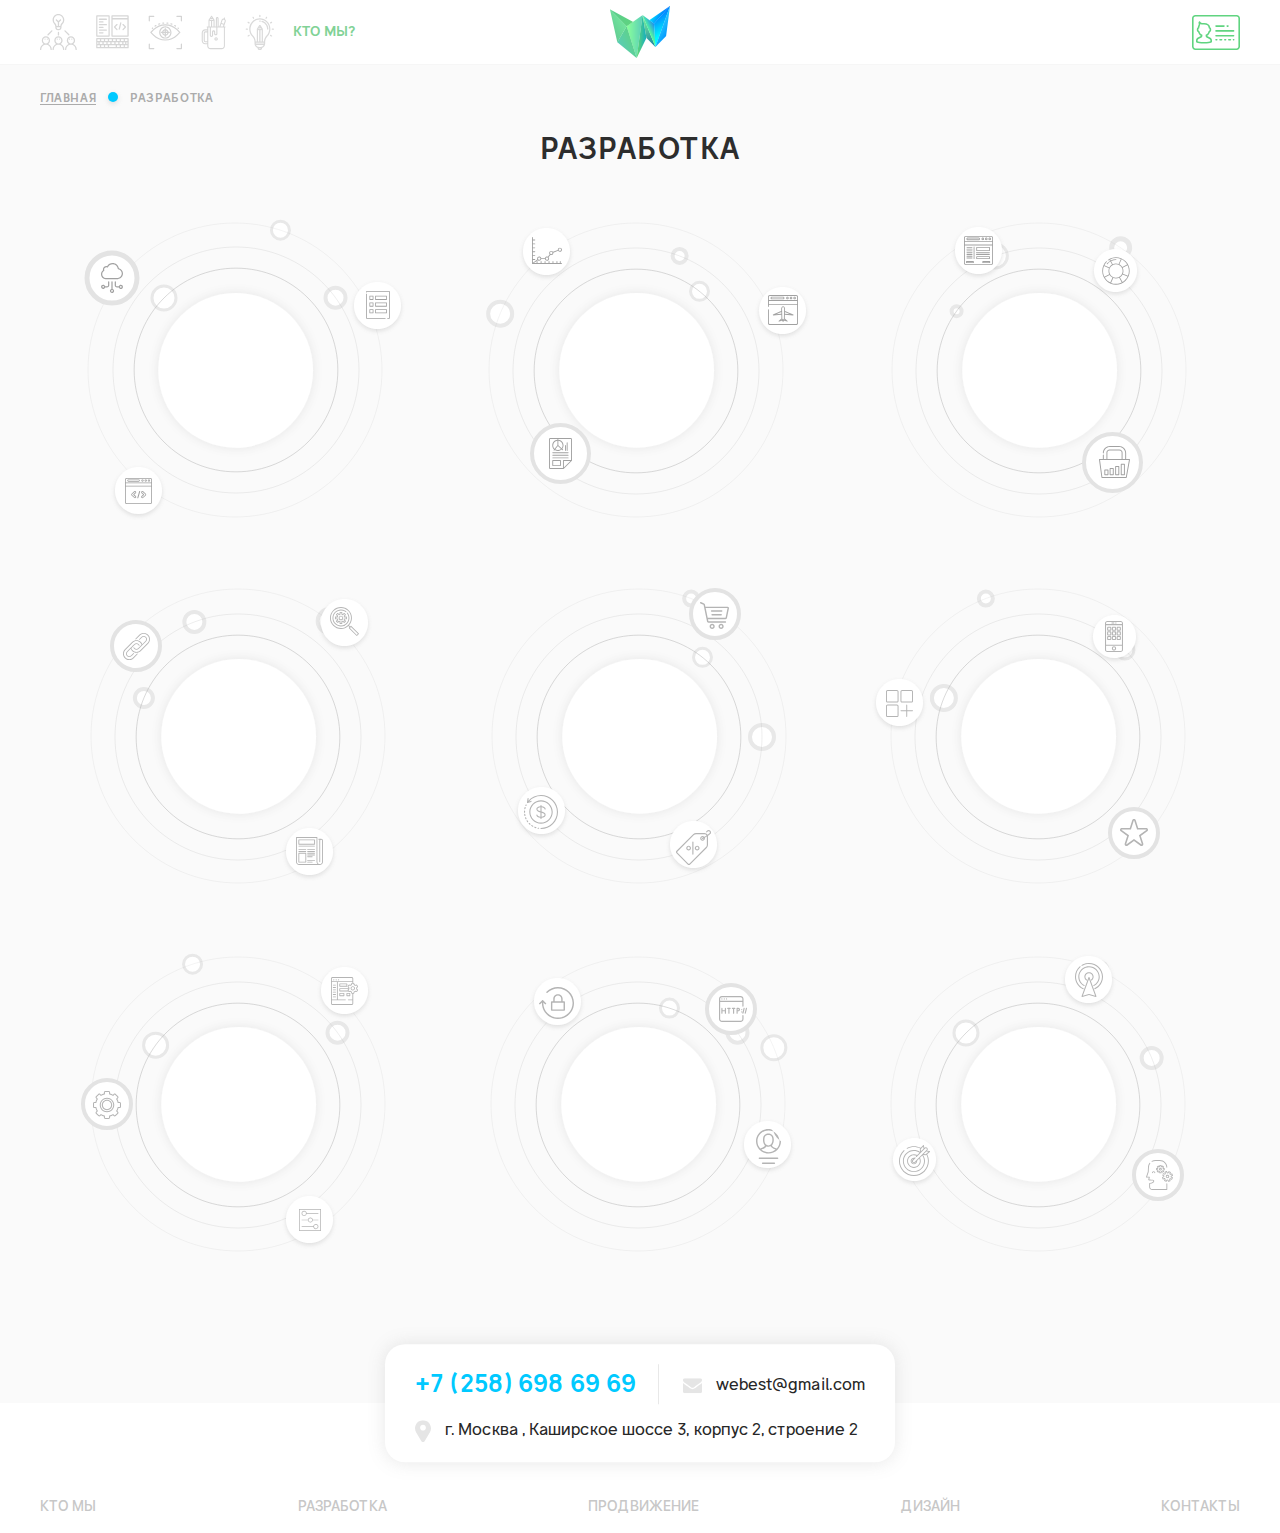
<file: develop.html>
<!doctype html>
<!--[if lt IE 7]>      <html class="no-js lt-ie9 lt-ie8 lt-ie7" lang="ru"> <![endif]-->
<!--[if IE 7]>         <html class="no-js lt-ie9 lt-ie8" lang="ru"> <![endif]-->
<!--[if IE 8]>         <html class="no-js lt-ie9" lang="ru"> <![endif]-->
<!--[if gt IE 8]><!--> <html class="no-js" lang="ru"> <!--<![endif]-->
    <head>
        <meta charset="utf-8">
        <title>Webest - Разработка</title>
        <meta name="description" content="">
        <meta name="keywords" content="">
        <meta name="viewport" content="width=device-width, initial-scale=1">
        <link rel="stylesheet" href="css/normalize.min.css">
        <link rel="stylesheet" href="css/main.css">

		<link rel="shortcut icon" href="favicon.ico" type="image/x-icon" />
		<link rel="apple-touch-icon" href="apple-touch-icon.png" />
		<link rel="apple-touch-icon" sizes="57x57" href="apple-touch-icon-57x57.png" />
		<link rel="apple-touch-icon" sizes="72x72" href="apple-touch-icon-72x72.png" />
		<link rel="apple-touch-icon" sizes="76x76" href="apple-touch-icon-76x76.png" />
		<link rel="apple-touch-icon" sizes="114x114" href="apple-touch-icon-114x114.png" />
		<link rel="apple-touch-icon" sizes="120x120" href="apple-touch-icon-120x120.png" />
		<link rel="apple-touch-icon" sizes="144x144" href="apple-touch-icon-144x144.png" />
		<link rel="apple-touch-icon" sizes="152x152" href="apple-touch-icon-152x152.png" />
		<link rel="apple-touch-icon" sizes="180x180" href="apple-touch-icon-180x180.png" />

        <script src="vendor/modernizr-2.8.3-respond-1.4.2.min.js"></script>
    </head>
    <body>
        <!--[if lt IE 8]>
            <p class="browserupgrade">Вы используете <strong>устаревший</strong> браузер. Пожалуйста <a href="http://browsehappy.com/">обновите ваш браузер</a></p>
        <![endif]-->
	<div class="_inner">

		<header class="header">
			<div class="container">
				<div class="header__body">
					<nav class="header__nav">
						<a href="#"><svg xmlns="http://www.w3.org/2000/svg" width="37" height="36"><path d="M33.3 29.9C35.4 30.8 36.8 32.9 36.8 35.4 36.8 35.7 36.5 36 36.2 36 35.8 36 35.5 35.7 35.5 35.4 35.5 32.8 33.5 30.7 30.9 30.7 28.4 30.7 26.3 32.8 26.3 35.4 26.3 35.7 26 36 25.7 36 25.3 36 25 35.7 25 35.4 25 32.9 26.5 30.8 28.5 29.9 27.5 29.1 26.8 27.9 26.8 26.5 26.8 24.2 28.6 22.3 30.9 22.3 33.2 22.3 35.1 24.2 35.1 26.5 35.1 27.9 34.4 29.1 33.3 29.9ZM30.9 23.6C29.4 23.6 28.1 24.9 28.1 26.5 28.1 28.1 29.4 29.4 30.9 29.4 32.5 29.4 33.8 28.1 33.8 26.5 33.8 24.9 32.5 23.6 30.9 23.6ZM31.8 25.7C31.5 25.7 31.2 25.4 31.2 25 31.2 24.7 31.5 24.4 31.8 24.4 32.2 24.4 32.5 24.7 32.5 25 32.5 25.4 32.2 25.7 31.8 25.7ZM29.5 25.7C29.1 25.7 28.8 25.4 28.8 25 28.8 24.7 29.1 24.4 29.5 24.4 29.8 24.4 30.1 24.7 30.1 25 30.1 25.4 29.8 25.7 29.5 25.7ZM28.8 21.4C28.7 21.4 28.5 21.3 28.4 21.2L24.5 17.3C24.3 17.1 24.3 16.6 24.5 16.4 24.8 16.1 25.2 16.1 25.4 16.4L29.3 20.3C29.5 20.5 29.5 21 29.3 21.2 29.2 21.3 29 21.4 28.8 21.4ZM23.7 36C23.3 36 23 35.7 23 35.4 23 32.8 21 30.7 18.4 30.7 15.9 30.7 13.8 32.8 13.8 35.4 13.8 35.7 13.5 36 13.2 36 12.8 36 12.5 35.7 12.5 35.4 12.5 32.9 14 30.8 16 29.9 15 29.1 14.3 27.9 14.3 26.5 14.3 24.2 16.1 22.3 18.4 22.3 20.7 22.3 22.6 24.2 22.6 26.5 22.6 27.9 21.9 29.1 20.8 29.9 22.9 30.8 24.3 32.9 24.3 35.4 24.3 35.7 24 36 23.7 36ZM21.3 26.5C21.3 24.9 20 23.6 18.4 23.6 16.8 23.6 15.6 24.9 15.6 26.5 15.6 28.1 16.8 29.4 18.4 29.4 20 29.4 21.3 28.1 21.3 26.5ZM19.6 25.7C19.2 25.7 19 25.4 19 25 19 24.7 19.2 24.4 19.6 24.4 19.9 24.4 20.2 24.7 20.2 25 20.2 25.4 19.9 25.7 19.6 25.7ZM17.2 25.7C16.9 25.7 16.6 25.4 16.6 25 16.6 24.7 16.9 24.4 17.2 24.4 17.6 24.4 17.9 24.7 17.9 25 17.9 25.4 17.6 25.7 17.2 25.7ZM19.1 18.4L19.1 20.9C19.1 21.2 18.8 21.5 18.4 21.5 18.1 21.5 17.8 21.2 17.8 20.9L17.8 18.4C17.8 18 18.1 17.7 18.4 17.7 18.8 17.7 19.1 18 19.1 18.4ZM21.5 12.7L21.5 13.4C21.5 15 20.3 16.2 18.8 16.2L18 16.2C16.5 16.2 15.3 15 15.3 13.4L15.3 12.7C15.3 11.7 14.9 10.7 14.2 10 13.2 8.9 12.6 7.5 12.6 6 12.5 2.7 15.1 0 18.3 0 19.9 0 21.4 0.6 22.5 1.7 23.6 2.8 24.3 4.3 24.3 5.9 24.3 7.4 23.7 8.9 22.6 10 21.9 10.7 21.5 11.7 21.5 12.7ZM16.6 13.4C16.6 14.2 17.3 14.9 18 14.9L18.8 14.9C19.6 14.9 20.2 14.2 20.2 13.4L20.2 13.3 16.6 13.3 16.6 13.4ZM21.6 2.6C20.8 1.8 19.6 1.3 18.4 1.3 18.4 1.3 18.4 1.3 18.4 1.3 15.8 1.3 13.8 3.4 13.9 6 13.9 7.1 14.3 8.3 15.1 9.1 15.9 9.9 16.4 10.9 16.6 12L17.8 12 17.8 8.3 15.9 6.4C15.6 6.1 15.6 5.7 15.9 5.5 16.1 5.2 16.5 5.2 16.8 5.5L18.4 7.1 20.1 5.5C20.3 5.2 20.7 5.2 21 5.5 21.2 5.7 21.2 6.1 21 6.4L19.1 8.3 19.1 12 20.3 12C20.4 10.9 20.9 9.9 21.7 9.1 22.5 8.2 23 7.1 23 5.9 23 4.7 22.5 3.5 21.6 2.6ZM8.5 21.2C8.3 21.3 8.2 21.4 8 21.4 7.8 21.4 7.7 21.3 7.6 21.2 7.3 21 7.3 20.5 7.6 20.3L11.4 16.4C11.7 16.1 12.1 16.1 12.3 16.4 12.6 16.6 12.6 17.1 12.3 17.3L8.5 21.2ZM10 26.5C10 27.9 9.4 29.1 8.3 29.9 10.4 30.8 11.8 32.9 11.8 35.4 11.8 35.7 11.5 36 11.2 36 10.8 36 10.5 35.7 10.5 35.4 10.5 32.8 8.5 30.7 5.9 30.7 3.4 30.7 1.3 32.8 1.3 35.4 1.3 35.7 1 36 0.6 36 0.3 36 0 35.7 0 35.4 0 32.9 1.4 30.8 3.5 29.9 2.5 29.1 1.8 27.9 1.8 26.5 1.8 24.2 3.6 22.3 5.9 22.3 8.2 22.3 10 24.2 10 26.5ZM5.9 23.6C4.3 23.6 3 24.9 3 26.5 3 28.1 4.3 29.4 5.9 29.4 7.5 29.4 8.8 28.1 8.8 26.5 8.8 24.9 7.5 23.6 5.9 23.6ZM7.4 25.7C7 25.7 6.7 25.4 6.7 25 6.7 24.7 7 24.4 7.4 24.4 7.7 24.4 8 24.7 8 25 8 25.4 7.7 25.7 7.4 25.7ZM5 25.7C4.7 25.7 4.4 25.4 4.4 25 4.4 24.7 4.7 24.4 5 24.4 5.4 24.4 5.7 24.7 5.7 25 5.7 25.4 5.4 25.7 5 25.7Z" fill="rgb(214, 214, 214)"/></svg></a>
						<a href="#"><svg xmlns="http://www.w3.org/2000/svg" width="33" height="34"><path d="M32 33.3L0.8 33.3C0.5 33.3 0.2 33 0.2 32.7L0.2 23.6C0.2 23.3 0.5 23 0.8 23L32 23C32.4 23 32.7 23.3 32.7 23.6L32.7 32.7C32.7 33 32.4 33.3 32 33.3ZM25 32L27.7 32 27.7 30.3 25 30.3 25 32ZM29.1 29L29.1 27.3 27.5 27.3 27.5 29 29.1 29ZM26.2 29L26.2 27.3 23.5 27.3 23.5 29 26.2 29ZM21 32L23.7 32 23.7 30.3 21 30.3 21 32ZM22.3 29L22.3 27.3 19.6 27.3 19.6 29 22.3 29ZM13.1 32L19.7 32 19.7 30.3 13.1 30.3 13.1 32ZM18.3 29L18.3 27.3 15.6 27.3 15.6 29 18.3 29ZM14.3 29L14.3 27.3 11.6 27.3 11.6 29 14.3 29ZM9.1 32L11.8 32 11.8 30.3 9.1 30.3 9.1 32ZM10.4 29L10.4 27.3 7.7 27.3 7.7 29 10.4 29ZM5.2 32L7.9 32 7.9 30.3 5.2 30.3 5.2 32ZM6.4 29L6.4 27.3 3.7 27.3 3.7 29 6.4 29ZM1.4 32L3.9 32 3.9 30.3 1.4 30.3 1.4 32ZM1.4 29L2.4 29 2.4 27.3 1.4 27.3 1.4 29ZM3.9 24.3L1.4 24.3 1.4 26 3.9 26 3.9 24.3ZM7.9 24.3L5.2 24.3 5.2 26 7.9 26 7.9 24.3ZM11.8 24.3L9.1 24.3 9.1 26 11.8 26 11.8 24.3ZM15.8 24.3L13.1 24.3 13.1 26 15.8 26 15.8 24.3ZM19.7 24.3L17.1 24.3 17.1 26 19.7 26 19.7 24.3ZM23.7 24.3L21 24.3 21 26 23.7 26 23.7 24.3ZM27.7 24.3L25 24.3 25 26 27.7 26 27.7 24.3ZM31.4 24.3L28.9 24.3 28.9 26 31.4 26 31.4 24.3ZM30.4 27.3L30.4 29 31.4 29 31.4 27.3 30.4 27.3ZM31.4 30.3L28.9 30.3 28.9 32 31.4 32 31.4 30.3ZM32 21.8L16 21.8C15.6 21.8 15.4 21.5 15.4 21.1L15.4 0.9C15.4 0.6 15.6 0.3 16 0.3L32 0.3C32.4 0.3 32.7 0.6 32.7 0.9L32.7 21.1C32.7 21.5 32.4 21.8 32 21.8ZM16.6 20.5L31.4 20.5 31.4 4.4 16.6 4.4 16.6 20.5ZM31.4 1.6L16.6 1.6 16.6 3.1 31.4 3.1 31.4 1.6ZM27.5 15.1C27.4 15.2 27.2 15.3 27 15.3 26.9 15.3 26.7 15.2 26.6 15.1 26.3 14.8 26.3 14.4 26.6 14.2L28.6 12.1 26.6 10C26.3 9.8 26.3 9.4 26.6 9.1 26.8 8.9 27.2 8.9 27.5 9.1L29.9 11.6C30.2 11.9 30.2 12.3 29.9 12.6L27.5 15.1ZM23.9 14.3C23.8 14.6 23.5 14.8 23.3 14.8 23.2 14.8 23.2 14.8 23.1 14.8 22.8 14.7 22.6 14.3 22.6 14L24.2 7.8C24.2 7.4 24.6 7.2 24.9 7.3 25.3 7.4 25.5 7.7 25.4 8.1L23.9 14.3ZM19.4 12.1L21.4 14.2C21.7 14.4 21.7 14.8 21.4 15.1 21.3 15.2 21.2 15.3 21 15.3 20.8 15.3 20.7 15.2 20.5 15.1L18.1 12.6C17.8 12.3 17.8 11.9 18.1 11.6L20.5 9.1C20.8 8.9 21.2 8.9 21.4 9.1 21.7 9.4 21.7 9.8 21.4 10L19.4 12.1ZM13.1 21.8L0.8 21.8C0.5 21.8 0.2 21.5 0.2 21.1L0.2 0.9C0.2 0.6 0.5 0.3 0.8 0.3L13.1 0.3C13.4 0.3 13.7 0.6 13.7 0.9L13.7 21.1C13.7 21.5 13.4 21.8 13.1 21.8ZM12.5 1.6L1.4 1.6 1.4 20.5 12.5 20.5 12.5 1.6ZM3.5 3.6L10.4 3.6C10.8 3.6 11 3.8 11 4.2 11 4.6 10.8 4.9 10.4 4.9L3.5 4.9C3.1 4.9 2.8 4.6 2.8 4.2 2.8 3.8 3.1 3.6 3.5 3.6ZM3.5 6.3L7 6.3C7.3 6.3 7.6 6.6 7.6 6.9 7.6 7.3 7.3 7.6 7 7.6L3.5 7.6C3.1 7.6 2.8 7.3 2.8 6.9 2.8 6.6 3.1 6.3 3.5 6.3ZM3.5 9L10.4 9C10.8 9 11 9.3 11 9.7 11 10 10.8 10.3 10.4 10.3L3.5 10.3C3.1 10.3 2.8 10 2.8 9.7 2.8 9.3 3.1 9 3.5 9ZM3.5 11.7L7 11.7C7.3 11.7 7.6 12 7.6 12.4 7.6 12.7 7.3 13 7 13L3.5 13C3.1 13 2.8 12.7 2.8 12.4 2.8 12 3.1 11.7 3.5 11.7ZM3.5 14.5L10.4 14.5C10.8 14.5 11 14.7 11 15.1 11 15.5 10.8 15.8 10.4 15.8L3.5 15.8C3.1 15.8 2.8 15.5 2.8 15.1 2.8 14.7 3.1 14.5 3.5 14.5ZM3.5 17.2L7 17.2C7.3 17.2 7.6 17.5 7.6 17.8 7.6 18.2 7.3 18.5 7 18.5L3.5 18.5C3.1 18.5 2.8 18.2 2.8 17.8 2.8 17.5 3.1 17.2 3.5 17.2Z" fill="rgb(214, 214, 214)"/></svg></a>
						<a href="#"><svg xmlns="http://www.w3.org/2000/svg" width="34" height="35"><path d="M33.4 34.2L28.9 34.2C28.6 34.2 28.3 33.9 28.3 33.6 28.3 33.2 28.6 32.9 28.9 32.9L32.8 32.9 32.8 29C32.8 28.7 33.1 28.4 33.4 28.4 33.7 28.4 34 28.7 34 29L34 33.6C34 33.9 33.7 34.2 33.4 34.2ZM33.4 6.4C33.1 6.4 32.8 6.1 32.8 5.8L32.8 1.9 28.9 1.9C28.6 1.9 28.3 1.6 28.3 1.3 28.3 0.9 28.6 0.7 28.9 0.7L33.4 0.7C33.7 0.7 34 0.9 34 1.3L34 5.8C34 6.1 33.7 6.4 33.4 6.4ZM27.5 11.7C27.4 11.7 27.3 11.7 27.2 11.6 26.9 11.4 26.7 11.3 26.4 11.1 26.1 10.9 26 10.6 26.2 10.3 26.4 10 26.8 9.9 27 10.1 27.3 10.2 27.6 10.4 27.9 10.6 28.1 10.8 28.2 11.1 28 11.4 27.9 11.6 27.7 11.7 27.5 11.7ZM23.9 9.8C23.8 9.8 23.7 9.8 23.6 9.8 23.4 9.6 23.1 9.5 22.8 9.5 22.5 9.4 22.3 9 22.4 8.7 22.5 8.4 22.8 8.2 23.2 8.3 23.5 8.4 23.8 8.5 24.1 8.6 24.4 8.7 24.5 9.1 24.4 9.4 24.3 9.6 24.1 9.8 23.9 9.8ZM19.9 8.8C19.8 8.8 19.8 8.8 19.8 8.8 19.5 8.7 19.2 8.7 18.9 8.7 18.5 8.6 18.3 8.4 18.3 8 18.4 7.7 18.6 7.4 19 7.5 19.3 7.5 19.6 7.5 19.9 7.6 20.3 7.6 20.5 7.9 20.5 8.3 20.4 8.6 20.2 8.8 19.9 8.8ZM29.9 13.8C29.8 13.7 29.7 13.6 29.6 13.5 29.4 13.3 29.4 12.9 29.6 12.7 29.8 12.4 30.2 12.4 30.4 12.6 30.6 12.7 30.7 12.9 30.8 13 31 13.2 31 13.6 30.8 13.8 30.7 14 30.5 14 30.4 14 30.2 14 30.1 14 29.9 13.8ZM32.2 17C32.4 17.1 32.4 17.3 32.4 17.4 32.4 17.6 32.4 17.7 32.2 17.8L29.6 20.5C26.3 23.8 21.9 25.6 17.3 25.6 12.7 25.6 8.4 23.8 5.1 20.5L2.4 17.8C2.3 17.7 2.3 17.6 2.3 17.4 2.3 17.3 2.3 17.1 2.4 17L5.1 14.3C8.4 11 12.7 9.2 17.3 9.2 21.9 9.2 26.3 11 29.6 14.3L32.2 17ZM17.3 10.4C13 10.4 9 12.1 6 15.1L3.7 17.4 6 19.7C9 22.7 13 24.4 17.3 24.4 21.6 24.4 25.7 22.7 28.7 19.7L31 17.4 28.7 15.1C25.7 12.1 21.6 10.4 17.3 10.4ZM17.3 23.6C13.9 23.6 11.2 20.8 11.2 17.4 11.2 14 13.9 11.2 17.3 11.2 20.7 11.2 23.5 14 23.5 17.4 23.5 20.8 20.7 23.6 17.3 23.6ZM17.3 12.5C14.6 12.5 12.4 14.7 12.4 17.4 12.4 20.2 14.6 22.4 17.3 22.4 20.1 22.4 22.3 20.2 22.3 17.4 22.3 14.7 20.1 12.5 17.3 12.5ZM17.9 20.7L17.9 21.3C17.9 21.7 17.7 22 17.3 22 17 22 16.7 21.7 16.7 21.3L16.7 20.7C15.4 20.4 14.3 19.4 14.1 18L13.4 18C13.1 18 12.8 17.8 12.8 17.4 12.8 17.1 13.1 16.8 13.4 16.8L14.1 16.8C14.3 15.5 15.4 14.4 16.7 14.2L16.7 13.5C16.7 13.2 17 12.9 17.3 12.9 17.7 12.9 17.9 13.2 17.9 13.5L17.9 14.2C19.3 14.4 20.3 15.5 20.6 16.8L21.2 16.8C21.6 16.8 21.9 17.1 21.9 17.4 21.9 17.8 21.6 18 21.2 18L20.6 18C20.3 19.4 19.3 20.4 17.9 20.7ZM16.7 15.4C16.1 15.6 15.5 16.1 15.3 16.8L16.7 16.8 16.7 15.4ZM16.7 18L15.3 18C15.5 18.7 16.1 19.2 16.7 19.4L16.7 18ZM17.9 15.4L17.9 16.8 19.3 16.8C19.1 16.1 18.6 15.6 17.9 15.4ZM17.9 18L17.9 19.4C18.6 19.2 19.1 18.7 19.3 18L17.9 18ZM15.8 8.7C15.5 8.7 15.2 8.7 14.9 8.8 14.9 8.8 14.8 8.8 14.8 8.8 14.5 8.8 14.2 8.6 14.2 8.3 14.2 7.9 14.4 7.6 14.7 7.6 15 7.5 15.4 7.5 15.7 7.5 16 7.4 16.3 7.7 16.3 8 16.4 8.4 16.1 8.6 15.8 8.7ZM11.9 9.5C11.6 9.5 11.3 9.6 11 9.8 11 9.8 10.9 9.8 10.8 9.8 10.6 9.8 10.3 9.6 10.2 9.4 10.1 9.1 10.3 8.7 10.6 8.6 10.9 8.5 11.2 8.4 11.5 8.3 11.8 8.2 12.2 8.4 12.3 8.7 12.4 9 12.2 9.4 11.9 9.5ZM8.2 11.1C8 11.3 7.7 11.4 7.5 11.6 7.4 11.7 7.3 11.7 7.1 11.7 6.9 11.7 6.8 11.6 6.6 11.4 6.4 11.1 6.5 10.8 6.8 10.6 7.1 10.4 7.3 10.2 7.6 10.1 7.9 9.9 8.3 10 8.5 10.3 8.6 10.6 8.5 10.9 8.2 11.1ZM5.1 12.7C5.3 12.9 5.3 13.3 5.1 13.5 4.9 13.6 4.8 13.7 4.7 13.8 4.6 14 4.4 14 4.3 14 4.1 14 4 14 3.9 13.8 3.6 13.6 3.6 13.2 3.9 13 4 12.9 4.1 12.8 4.2 12.6 4.5 12.4 4.8 12.4 5.1 12.7ZM5.8 1.9L1.9 1.9 1.9 5.8C1.9 6.1 1.6 6.4 1.3 6.4 0.9 6.4 0.7 6.1 0.7 5.8L0.7 1.3C0.7 0.9 0.9 0.7 1.3 0.7L5.8 0.7C6.1 0.7 6.4 0.9 6.4 1.3 6.4 1.6 6.1 1.9 5.8 1.9ZM1.3 28.4C1.6 28.4 1.9 28.7 1.9 29L1.9 32.9 5.8 32.9C6.1 32.9 6.4 33.2 6.4 33.6 6.4 33.9 6.1 34.2 5.8 34.2L1.3 34.2C0.9 34.2 0.7 33.9 0.7 33.6L0.7 29C0.7 28.7 0.9 28.4 1.3 28.4Z" fill="rgb(211, 211, 211)"/></svg></a>
						<a href="#"><svg xmlns="http://www.w3.org/2000/svg" width="25" height="35"><path d="M24.7 6.5L23.1 11.4 24.1 11.4C24.4 11.4 24.6 11.6 24.6 11.9 24.6 12.2 24.4 12.4 24.1 12.4L23.9 12.4 23.9 31C23.9 32.7 22.5 34.2 20.8 34.2L9.4 34.2C7.7 34.2 6.2 32.7 6.2 31L6.2 29.3 4.2 29.3C2.2 29.3 0.7 27.7 0.7 25.8L0.7 17.8C0.7 15.9 2.2 14.3 4.2 14.3L6.2 14.3 6.2 12.4 6.1 12.4C5.8 12.4 5.6 12.2 5.6 11.9 5.6 11.6 5.8 11.4 6.1 11.4L7.5 11.4 7.5 5C7.5 4.9 7.5 4.8 7.6 4.7L10.1 0.9C10.2 0.8 10.3 0.7 10.5 0.7 10.7 0.7 10.9 0.8 11 0.9L13.5 4.7C13.5 4.8 13.6 4.9 13.6 5L13.6 11.4 14.8 11.4 14.9 3.5C14.9 2.7 15.5 2.1 16.3 2.1 17 2.1 17.6 2.7 17.6 3.5L17.7 11.4 18.4 11.4 20.5 5.1C20.7 4.5 21.1 4 21.6 3.8 22 3.6 22.4 3.5 22.8 3.6L23 2.9C23.1 2.6 23.4 2.4 23.7 2.5 24 2.6 24.1 2.9 24 3.2L23.8 3.9C24.7 4.5 25 5.5 24.7 6.5ZM6.2 17.4L4.3 17.4C4 17.4 3.8 17.7 3.8 18L3.8 25.6C3.8 25.9 4 26.2 4.3 26.2L6.2 26.2 6.2 17.4ZM6.2 27.2L4.3 27.2C3.4 27.2 2.7 26.5 2.7 25.6L2.7 18C2.7 17.1 3.4 16.3 4.3 16.3L6.2 16.3 6.2 15.4 4.2 15.4C2.8 15.4 1.8 16.5 1.8 17.8L1.8 25.8C1.8 27.1 2.8 28.2 4.2 28.2L6.2 28.2 6.2 27.2ZM10.5 2.2L10 3C10.2 3.1 10.3 3.1 10.5 3.1 10.7 3.1 10.9 3.1 11.1 3L10.5 2.2ZM11.7 3.9C11.3 4.1 10.9 4.2 10.5 4.2 10.1 4.2 9.7 4.1 9.4 3.9L8.8 4.7C9.9 5.1 11.1 5.1 12.2 4.7L11.7 3.9ZM8.5 5.8L8.5 11.4 10 11.4 10 6C9.5 6 9 5.9 8.5 5.8ZM12.5 5.8C12 5.9 11.5 6 11.1 6L11.1 11.4 12.5 11.4 12.5 5.8ZM15.3 12.5C15.2 12.5 15.2 12.5 15.2 12.4L9.9 12.4 9.9 20.3C9.9 20.6 10.1 20.9 10.4 20.9 10.7 20.9 11 20.6 11 20.3L11 16.9C11 16 11.7 15.3 12.6 15.3 13.5 15.3 14.2 16 14.2 16.9L14.2 18.7C14.2 19 14.4 19.2 14.7 19.2 15 19.2 15.3 19 15.3 18.7L15.3 12.5ZM16.5 3.5C16.5 3.3 16.4 3.2 16.3 3.2 16.1 3.2 16 3.3 16 3.5L15.9 11.4 16.6 11.4 16.5 3.5ZM16.4 12.5L16.4 18.7C16.4 19.6 15.6 20.3 14.7 20.3 13.9 20.3 13.1 19.6 13.1 18.7L13.1 16.9C13.1 16.6 12.9 16.4 12.6 16.4 12.3 16.4 12.1 16.6 12.1 16.9L12.1 20.3C12.1 21.2 11.3 21.9 10.4 21.9 9.5 21.9 8.8 21.2 8.8 20.3L8.8 12.4 7.3 12.4 7.3 31C7.3 32.1 8.3 33.1 9.4 33.1L20.8 33.1C21.9 33.1 22.9 32.1 22.9 31L22.9 31 22.9 12.4 16.4 12.5ZM20.3 9.1L19.5 11.4 21.9 11.4 22.5 9.8 20.3 9.1ZM23 4.7C22.7 4.6 22.4 4.6 22.1 4.8 21.8 4.9 21.6 5.1 21.5 5.4L20.6 8 22.8 8.8 23.7 6.2C23.9 5.6 23.6 4.9 23 4.7ZM15.1 25.6C14.1 25.6 13.4 24.9 13.4 23.9 13.4 23 14.1 22.2 15.1 22.2 16 22.2 16.8 23 16.8 23.9 16.8 24.9 16 25.6 15.1 25.6ZM15.1 23.3C14.7 23.3 14.5 23.6 14.5 23.9 14.5 24.3 14.7 24.5 15.1 24.5 15.4 24.5 15.7 24.3 15.7 23.9 15.7 23.6 15.4 23.3 15.1 23.3Z" fill="rgb(215, 215, 215)"/></svg></a>
						<a href="#"><svg xmlns="http://www.w3.org/2000/svg" width="29" height="36"><path d="M28.4 15.8L27.3 15.8C26.9 15.8 26.7 15.5 26.7 15.2 26.7 14.8 26.9 14.5 27.3 14.5L28.4 14.5C28.7 14.5 29 14.8 29 15.2 29 15.5 28.7 15.8 28.4 15.8ZM26.9 8.9L25.9 9.4C25.8 9.5 25.7 9.5 25.6 9.5 25.4 9.5 25.2 9.4 25.1 9.2 24.9 8.9 25 8.5 25.3 8.3L26.2 7.8C26.5 7.6 26.9 7.7 27.1 8 27.3 8.3 27.2 8.7 26.9 8.9ZM22.4 22.5C21 24 20.2 26 20.2 28.1L20.2 29.5C20.2 31.5 18.9 33.3 17.1 33.9L17.1 34.2C17.1 35.2 16.3 36 15.3 36L14.4 36C13.4 36 12.6 35.2 12.6 34.2L12.6 33.9C10.8 33.3 9.5 31.5 9.5 29.5L9.5 28.1C9.5 26 8.7 24 7.2 22.5 5.3 20.5 4.3 17.9 4.2 15.2 4.2 9.3 8.8 4.4 14.7 4.3 17.5 4.3 20.2 5.4 22.3 7.4 24.3 9.4 25.4 12.1 25.4 15 25.4 17.8 24.4 20.5 22.4 22.5ZM13.8 34.2C13.8 34.5 14.1 34.7 14.4 34.7L15.3 34.7C15.6 34.7 15.8 34.5 15.8 34.2L15.8 34.2 15.8 34.2C15.7 34.2 15.6 34.2 15.5 34.2L14.1 34.2C14 34.2 13.9 34.2 13.8 34.2L13.8 34.2ZM14.1 32.9L15.5 32.9C16.9 32.9 18.1 32.1 18.6 30.9L11 30.9C11.6 32.1 12.8 32.9 14.1 32.9ZM10.8 29.5C10.8 29.6 10.8 29.6 10.8 29.6L18.9 29.6C18.9 29.6 18.9 29.6 18.9 29.5L18.9 28.7 10.8 28.7 10.8 29.5ZM14.8 14.5C14.5 14.5 14.1 14.4 13.7 14.3L13.3 14.9C14.3 15.1 15.4 15.1 16.3 14.9L15.9 14.3C15.6 14.4 15.2 14.5 14.8 14.5ZM15.2 13.2L14.8 12.6 14.5 13.2C14.6 13.2 14.7 13.2 14.8 13.2 15 13.2 15.1 13.2 15.2 13.2ZM13 16.1L13 27.4 14.2 27.4 14.2 16.3C13.8 16.3 13.4 16.2 13 16.1ZM15.5 16.3L15.5 27.4 16.7 27.4 16.7 16.1C16.3 16.2 15.9 16.3 15.5 16.3ZM21.4 8.3C19.6 6.5 17.3 5.6 14.8 5.6 14.8 5.6 14.7 5.6 14.7 5.6 12.2 5.6 9.9 6.6 8.1 8.4 6.4 10.3 5.5 12.6 5.5 15.2 5.5 17.6 6.5 19.9 8.1 21.6 9.7 23.2 10.6 25.3 10.7 27.4L11.8 27.4 11.8 15.2C11.8 15.1 11.8 14.9 11.9 14.8L14.3 11.1C14.4 11 14.6 10.9 14.8 10.9 15 10.9 15.2 11 15.4 11.1L17.8 14.8C17.9 14.9 17.9 15.1 17.9 15.2L17.9 27.4 18.9 27.4C19.1 25.3 20 23.2 21.5 21.6 23.2 19.8 24.2 17.5 24.2 15 24.2 12.5 23.2 10.1 21.4 8.3ZM22.7 15.7C22.4 15.7 22.1 15.4 22.1 15 22.1 11.8 19.9 8.9 16.8 8 16.5 7.9 16.3 7.5 16.4 7.2 16.5 6.8 16.8 6.6 17.2 6.7 20.8 7.8 23.4 11.2 23.4 15 23.4 15.4 23.1 15.7 22.7 15.7ZM15.3 7.7C15.3 7.7 15.2 7.7 15.2 7.7 15.1 7.7 14.9 7.7 14.7 7.7 14.7 7.7 14.7 7.7 14.7 7.7 14.4 7.7 14.1 7.4 14.1 7.1 14.1 6.7 14.4 6.4 14.7 6.4 14.9 6.4 15.1 6.4 15.3 6.4 15.6 6.4 15.9 6.7 15.9 7.1 15.9 7.4 15.6 7.7 15.3 7.7ZM21.6 4.6C21.5 4.8 21.3 4.9 21.1 4.9 21 4.9 20.8 4.9 20.7 4.8 20.4 4.6 20.3 4.2 20.5 3.9L21.1 3C21.2 2.7 21.6 2.6 21.9 2.8 22.2 2.9 22.3 3.3 22.1 3.6L21.6 4.6ZM14.8 3.2C14.5 3.2 14.2 2.9 14.2 2.6L14.2 1.5C14.2 1.1 14.5 0.8 14.8 0.8 15.2 0.8 15.5 1.1 15.5 1.5L15.5 2.6C15.5 2.9 15.2 3.2 14.8 3.2ZM8.9 4.8C8.8 4.9 8.7 4.9 8.6 4.9 8.4 4.9 8.2 4.8 8.1 4.6L7.5 3.6C7.3 3.3 7.5 2.9 7.8 2.8 8 2.6 8.4 2.7 8.6 3L9.1 3.9C9.3 4.2 9.2 4.6 8.9 4.8ZM4.1 9.5C3.9 9.5 3.8 9.5 3.7 9.4L2.8 8.9C2.5 8.7 2.4 8.3 2.6 8 2.7 7.7 3.1 7.6 3.4 7.8L4.4 8.3C4.7 8.5 4.8 8.9 4.6 9.2 4.5 9.4 4.3 9.5 4.1 9.5ZM3 15.2C3 15.5 2.7 15.8 2.4 15.8L1.3 15.8C0.9 15.8 0.7 15.5 0.7 15.2 0.7 14.8 0.9 14.5 1.3 14.5L2.4 14.5C2.7 14.5 3 14.8 3 15.2ZM2.8 21.5L3.7 20.9C4 20.7 4.4 20.8 4.6 21.1 4.8 21.4 4.7 21.8 4.4 22L3.4 22.6C3.3 22.6 3.2 22.6 3.1 22.6 2.9 22.6 2.7 22.5 2.6 22.3 2.4 22 2.5 21.6 2.8 21.5ZM25.9 20.9L26.9 21.5C27.2 21.6 27.3 22 27.1 22.3 27 22.5 26.8 22.6 26.6 22.6 26.5 22.6 26.3 22.6 26.2 22.6L25.3 22C25 21.8 24.9 21.4 25.1 21.1 25.2 20.8 25.6 20.7 25.9 20.9Z" fill="rgb(218, 218, 218)"/></svg></a>
						<a href="#" class="header__nav_a"><span>Кто мы?</span></a>
					</nav>
					<a href="/" class="header__logo"><img src="images/logo.png" alt=""></a>
					<div class="header__right">
						<div class="header__right_btn"><svg xmlns="http://www.w3.org/2000/svg" width="48" height="35"><path d="M44.6 35L3.4 35C1.5 35 0 33.5 0 31.6L0 3.4C0 1.5 1.5 0 3.4 0L44.6 0C46.5 0 48 1.5 48 3.4L48 31.6C48 33.5 46.5 35 44.6 35ZM46.4 3.4C46.4 2.4 45.6 1.6 44.6 1.6L3.4 1.6C2.4 1.6 1.6 2.4 1.6 3.4L1.6 31.6C1.6 32.6 2.4 33.4 3.4 33.4L44.6 33.4C45.6 33.4 46.4 32.6 46.4 31.6L46.4 3.4ZM41.6 25.5C41.4 25.5 41.2 25.4 41 25.2 40.9 25.1 40.8 24.9 40.8 24.7 40.8 24.4 40.9 24.2 41 24.1 41.3 23.8 41.9 23.8 42.2 24.1 42.3 24.2 42.4 24.4 42.4 24.7 42.4 24.9 42.3 25.1 42.2 25.2 42 25.4 41.8 25.5 41.6 25.5ZM41.6 21.5L24 21.5C23.6 21.5 23.2 21.1 23.2 20.7 23.2 20.2 23.6 19.9 24 19.9L41.6 19.9C42 19.9 42.4 20.2 42.4 20.7 42.4 21.1 42 21.5 41.6 21.5ZM41.6 16.7L24 16.7C23.6 16.7 23.2 16.3 23.2 15.9 23.2 15.5 23.6 15.1 24 15.1L41.6 15.1C42 15.1 42.4 15.5 42.4 15.9 42.4 16.3 42 16.7 41.6 16.7ZM36 11.9L35.2 11.9C34.8 11.9 34.4 11.6 34.4 11.1 34.4 10.7 34.8 10.3 35.2 10.3L36 10.3C36.4 10.3 36.8 10.7 36.8 11.1 36.8 11.6 36.4 11.9 36 11.9ZM32 11.9L24 11.9C23.6 11.9 23.2 11.6 23.2 11.1 23.2 10.7 23.6 10.3 24 10.3L32 10.3C32.4 10.3 32.8 10.7 32.8 11.1 32.8 11.6 32.4 11.9 32 11.9ZM12 28.6C4 28.6 4 27.1 4 26.5L4 25.4C4 24.2 4.7 23.1 5.8 22.5L8.8 21 8.8 20.7C7.5 20 6.6 18.8 6.1 17.2 5.3 16.8 4.8 16 4.8 15.1L4.8 14.3C4.8 13.6 5.1 12.9 5.7 12.5 5.8 11.7 6 11 6.3 10.4 6.4 10.1 6.5 9.9 6.6 9.7 6.8 9.2 6.8 9.2 6.6 8.4 6.6 8.1 6.5 7.7 6.5 7.4 6.4 7 6.7 6.6 7.1 6.4 7.5 6.3 7.9 6.4 8.2 6.7 8.3 6.9 8.6 7.1 8.9 7.4 9.8 7.9 10.8 8 11.5 7.9 11.7 7.9 11.8 7.9 12 7.9 15.7 7.9 17.8 9.4 18.3 12.5 18.9 12.9 19.2 13.6 19.2 14.3L19.2 15.1C19.2 16 18.7 16.8 17.9 17.2 17.4 18.8 16.5 20 15.2 20.7L15.2 21 18.1 22.5C19.3 23 20 24.2 20 25.5L20 26.5C20 27.1 20 28.6 12 28.6ZM18.4 25.5C18.4 24.8 18 24.2 17.4 23.9L14.4 22.4C13.9 22.1 13.6 21.6 13.6 21.1L13.6 19.7 14.1 19.5C15.3 18.9 16.1 17.9 16.5 16.4L16.6 16 17 15.9C17.4 15.8 17.6 15.5 17.6 15.1L17.6 14.3C17.6 14 17.4 13.8 17.2 13.6L16.8 13.4 16.7 13C16.5 10.6 15 9.5 12 9.5 11.9 9.5 11.7 9.5 11.6 9.5 10.4 9.6 9.3 9.4 8.3 8.9 8.4 9.5 8.3 9.8 8 10.3 7.9 10.5 7.9 10.7 7.8 11 7.5 11.6 7.3 12.3 7.3 13L7.2 13.4 6.8 13.6C6.6 13.8 6.4 14 6.4 14.3L6.4 15.1C6.4 15.5 6.6 15.8 7 15.9L7.4 16 7.5 16.4C7.9 17.9 8.7 18.9 9.9 19.5L10.4 19.7 10.4 21.1C10.4 21.6 10.1 22.1 9.6 22.4L6.5 23.9C6 24.2 5.6 24.8 5.6 25.4L5.6 26.3C6.1 26.6 8.1 27 12 27 15.9 27 17.9 26.6 18.4 26.3L18.4 25.5ZM24 23.9L24.8 23.9C25.2 23.9 25.6 24.2 25.6 24.7 25.6 25.1 25.2 25.5 24.8 25.5L24 25.5C23.6 25.5 23.2 25.1 23.2 24.7 23.2 24.2 23.6 23.9 24 23.9ZM28 23.9L29.6 23.9C30 23.9 30.4 24.2 30.4 24.7 30.4 25.1 30 25.5 29.6 25.5L28 25.5C27.6 25.5 27.2 25.1 27.2 24.7 27.2 24.2 27.6 23.9 28 23.9ZM32.8 23.9L33.6 23.9C34 23.9 34.4 24.2 34.4 24.7 34.4 25.1 34 25.5 33.6 25.5L32.8 25.5C32.4 25.5 32 25.1 32 24.7 32 24.2 32.4 23.9 32.8 23.9ZM36.8 23.9L38.4 23.9C38.8 23.9 39.2 24.2 39.2 24.7 39.2 25.1 38.8 25.5 38.4 25.5L36.8 25.5C36.4 25.5 36 25.1 36 24.7 36 24.2 36.4 23.9 36.8 23.9Z" fill="rgb(96, 212, 128)"/></svg></div>
						<div class="header__right_body">
							<div class="header__right_call g_btn" data-name="call" data-txt="Заказать звонок"><span>заказать звонок</span></div>
							<a href="tel:+72586986969" class="header__right_tel"><span>+7 (258) 698 69 69</span></a>
							<p><a href="mailto:webest@gmail.com"><i><svg xmlns="http://www.w3.org/2000/svg" width="19" height="15"><path d="M18.5 14.5C18.2 14.8 17.8 15 17.3 15L1.7 15C1.2 15 0.8 14.8 0.5 14.5 0.2 14.2 0 13.8 0 13.3L0 4.8C0.3 5.2 0.7 5.5 1.1 5.8 3.6 7.5 5.4 8.7 6.3 9.4 6.7 9.7 7.1 10 7.3 10.1 7.6 10.3 7.9 10.5 8.3 10.6 8.7 10.8 9.1 10.9 9.5 10.9L9.5 10.9C9.9 10.9 10.3 10.8 10.7 10.6 11.1 10.5 11.4 10.3 11.7 10.1 11.9 10 12.3 9.7 12.7 9.4 13.9 8.6 15.6 7.3 17.9 5.8 18.3 5.5 18.7 5.2 19 4.8L19 13.3C19 13.8 18.8 14.2 18.5 14.5ZM17.2 4.6C14.5 6.5 12.9 7.6 12.2 8.1 12.2 8.1 12 8.2 11.8 8.4 11.5 8.6 11.4 8.7 11.2 8.8 11 8.9 10.9 9 10.7 9.2 10.4 9.3 10.2 9.4 10 9.4 9.8 9.5 9.7 9.5 9.5 9.5L9.5 9.5C9.3 9.5 9.2 9.5 9 9.4 8.8 9.4 8.6 9.3 8.3 9.2 8.1 9 7.9 8.9 7.8 8.8 7.6 8.7 7.5 8.6 7.2 8.4 7 8.2 6.8 8.1 6.8 8.1 6.1 7.6 5.2 7 4 6.1 2.8 5.3 2.1 4.8 1.8 4.6 1.4 4.3 1 3.9 0.6 3.4 0.2 2.9 0 2.4 0 1.9 0 1.4 0.1 0.9 0.4 0.6 0.7 0.2 1.2 0 1.7 0L17.3 0C17.8 0 18.2 0.2 18.5 0.5 18.8 0.8 19 1.2 19 1.7 19 2.3 18.8 2.8 18.5 3.3 18.1 3.8 17.7 4.3 17.2 4.6Z" fill="rgb(255, 255, 255)"/></svg></i><span>webest@gmail.com</span></a></p>
							<p><a href="mailto:webest@gmail.com" target="_blank"><i><svg xmlns="http://www.w3.org/2000/svg" width="16" height="22"><path d="M8 0L8 0C3.6 0 0 3.6 0 8 0 9.5 0.5 10.9 1.2 12.2L6.4 21.1C6.7 21.7 7.4 22 8 22 8.6 22 9.2 21.7 9.6 21.1L14.8 12.2C15.5 11 16 9.5 16 8 16 3.6 12.4 0 8 0L8 0ZM8 10.3C6.4 10.3 5.1 9 5.1 7.4 5.1 5.8 6.4 4.5 8 4.5 9.6 4.5 10.9 5.8 10.9 7.4 10.9 9 9.6 10.3 8 10.3L8 10.3Z" fill="rgb(255, 255, 255)"/></svg></i><span>г. Москва , Каширское шоссе 3, <br> корпус 2, строение 2</span></a></p>
						</div>
					</div>
				</div>
			</div>
		</header>

        <div class="s_items">
        	<div class="container">
				<div class="g_breadcrumbs">
					<a href="/"><span>Главная</span></a>
					<small></small>
					<span>Разработка</span>
				</div>
				<h1>Разработка</h1>
        		<div class="s_items__body">
					<a href="#" class="s_items__item">
						<svg
							 xmlns="http://www.w3.org/2000/svg"
							 xmlns:xlink="http://www.w3.org/1999/xlink"
							 width="340px" height="337px" viewBox="0 0 340 337">
							<defs>
								<filter filterUnits="userSpaceOnUse" id="Filter_0" x="60px" y="62px" width="213px" height="213px"  >
									<feOffset in="SourceAlpha" dx="0" dy="0" />
									<feGaussianBlur result="blurOut" stdDeviation="5.385" />
									<feFlood flood-color="rgb(0, 200, 255)" result="floodOut" />
									<feComposite operator="atop" in="floodOut" in2="blurOut" />
									<feComponentTransfer><feFuncA type="linear" slope="0.23"/></feComponentTransfer>
									<feMerge>
										<feMergeNode/>
										<feMergeNode in="SourceGraphic"/>
									</feMerge>
								</filter>
								<filter filterUnits="userSpaceOnUse" id="Filter_1" x="86px" y="58px" width="22px" height="22px"  >
									<feOffset in="SourceAlpha" dx="0" dy="2" />
									<feGaussianBlur result="blurOut" stdDeviation="2.236" />
									<feFlood flood-color="rgb(134, 134, 134)" result="floodOut" />
									<feComposite operator="atop" in="floodOut" in2="blurOut" />
									<feComponentTransfer><feFuncA type="linear" slope="0.24"/></feComponentTransfer>
									<feMerge>
										<feMergeNode/>
										<feMergeNode in="SourceGraphic"/>
									</feMerge>
								</filter>
								<filter filterUnits="userSpaceOnUse" id="Filter_2" x="280px" y="78px" width="56px" height="56px"  >
									<feOffset in="SourceAlpha" dx="0" dy="2" />
									<feGaussianBlur result="blurOut" stdDeviation="2.236" />
									<feFlood flood-color="rgb(134, 134, 134)" result="floodOut" />
									<feComposite operator="atop" in="floodOut" in2="blurOut" />
									<feComponentTransfer><feFuncA type="linear" slope="0.24"/></feComponentTransfer>
									<feMerge>
										<feMergeNode/>
										<feMergeNode in="SourceGraphic"/>
									</feMerge>
								</filter>
								<filter filterUnits="userSpaceOnUse" id="Filter_3" x="41px" y="263px" width="56px" height="56px"  >
									<feOffset in="SourceAlpha" dx="0" dy="2" />
									<feGaussianBlur result="blurOut" stdDeviation="2.236" />
									<feFlood flood-color="rgb(134, 134, 134)" result="floodOut" />
									<feComposite operator="atop" in="floodOut" in2="blurOut" />
									<feComponentTransfer><feFuncA type="linear" slope="0.24"/></feComponentTransfer>
									<feMerge>
										<feMergeNode/>
										<feMergeNode in="SourceGraphic"/>
									</feMerge>
								</filter>
								<linearGradient id="PSgrad_0" x1="0%" x2="0%" y1="100%" y2="0%">
									<stop offset="0%" stop-color="rgb(0,0,0)" stop-opacity="1" />
									<stop offset="100%" stop-color="rgb(8,8,8)" stop-opacity="1" />
								</linearGradient>

							</defs>

							<circle r="9" stroke="rgb(94, 209, 126)" stroke-width="3px" stroke-linecap="butt" stroke-linejoin="miter" fill="rgb(255, 255, 255)">
								<animateMotion class="animate" dur="15s" repeatCount="indefinite" fill="freeze">
									<mpath xlink:href="#path11"/>
								</animateMotion>
							</circle>
							<circle r="10" stroke="rgb(94, 209, 126)" stroke-width="4px" stroke-linecap="butt" stroke-linejoin="miter" fill="rgb(255, 255, 255)">
								<animateMotion dur="5s" calcMode="linear" repeatCount="indefinite" fill="freeze" calcMode="linear">
									<mpath xlink:href="#path12"/>
								</animateMotion>
							</circle>
							<circle r="12" stroke="rgb(94, 209, 126)" stroke-width="3px" stroke-linecap="butt" stroke-linejoin="miter" fill="rgb(255, 255, 255)">
								<animateMotion class="animate" dur="6s"  keyPoints="1;0" keyTimes="0;1" calcMode="linear" repeatCount="indefinite" fill="freeze" >
									<mpath xlink:href="#path13"/>
								</animateMotion>
							</circle>

							<path fill-rule="evenodd" id="path11"  stroke="rgb(51, 211, 255)" stroke-width="1px" stroke-linecap="butt" stroke-linejoin="miter" opacity="0.149" fill="none"
								  d="M165.000,21.000 C246.186,21.000 312.000,86.814 312.000,168.000 C312.000,249.186 246.186,315.000 165.000,315.000 C83.814,315.000 18.000,249.186 18.000,168.000 C18.000,86.814 83.814,21.000 165.000,21.000 Z"/>
							<path fill-rule="evenodd"  stroke="rgb(51, 211, 255)" stroke-width="1px" stroke-linecap="butt" stroke-linejoin="miter" opacity="0.231" fill="none" id="path12"
								  d="M166.000,45.000 C233.931,45.000 289.000,100.069 289.000,168.000 C289.000,235.931 233.931,291.000 166.000,291.000 C98.069,291.000 43.000,235.931 43.000,168.000 C43.000,100.069 98.069,45.000 166.000,45.000 Z"/>
							<path fill-rule="evenodd"  stroke="rgb(51, 211, 255)" stroke-width="1px" stroke-linecap="butt" stroke-linejoin="miter" opacity="0.502" fill="none" id="path13"
								  d="M166.000,66.156 C222.247,66.156 267.844,111.753 267.844,168.000 C267.844,224.247 222.247,269.844 166.000,269.844 C109.753,269.844 64.156,224.247 64.156,168.000 C64.156,111.753 109.753,66.156 166.000,66.156 Z"/>
							<g filter="url(#Filter_0)">
								<path fill-rule="evenodd"  fill="rgb(255, 255, 255)"
									  d="M165.656,90.969 C208.389,90.969 243.031,125.611 243.031,168.344 C243.031,211.077 208.389,245.719 165.656,245.719 C122.923,245.719 88.281,211.077 88.281,168.344 C88.281,125.611 122.923,90.969 165.656,90.969 Z"/>
							</g>

							<foreignObject  x="59px" y="160.7px" width="220" style="text-align: center;color: rgb(0, 200, 255); font-size: 0.875rem; text-transform: uppercase;">
								<h3>сайт-визитка</h3>
							</foreignObject>

							<g filter="url(#Filter_2)">
								<path fill-rule="evenodd"  fill="rgb(255, 255, 255)"
									  d="M307.500,80.000 C320.479,80.000 331.000,90.521 331.000,103.500 C331.000,116.479 320.479,127.000 307.500,127.000 C294.521,127.000 284.000,116.479 284.000,103.500 C284.000,90.521 294.521,80.000 307.500,80.000 Z"/>
							</g>
							<path fill-rule="evenodd"  fill="rgb(0, 200, 255)"
								  d="M318.877,117.000 L317.598,117.000 C317.377,117.000 317.198,116.813 317.198,116.583 C317.198,116.352 317.377,116.166 317.598,116.166 L318.877,116.166 C319.055,116.166 319.199,116.015 319.199,115.831 L319.199,90.169 C319.199,89.985 319.055,89.834 318.877,89.834 L297.122,89.834 C296.945,89.834 296.801,89.985 296.801,90.169 C296.801,90.400 296.622,90.586 296.400,90.586 C296.179,90.586 296.000,90.400 296.000,90.169 C296.000,89.525 296.503,89.000 297.122,89.000 L318.877,89.000 C319.496,89.000 320.000,89.525 320.000,90.169 L320.000,115.831 C320.000,116.475 319.496,117.000 318.877,117.000 ZM303.471,110.945 C303.471,111.175 303.292,111.362 303.071,111.362 L299.810,111.362 C299.589,111.362 299.409,111.175 299.409,110.945 L299.409,107.548 C299.409,107.317 299.589,107.131 299.810,107.131 L303.071,107.131 C303.292,107.131 303.471,107.317 303.471,107.548 L303.471,110.945 ZM302.670,107.965 L300.210,107.965 L300.210,110.528 L302.670,110.528 L302.670,107.965 ZM303.071,97.951 L299.810,97.951 C299.589,97.951 299.409,97.764 299.409,97.534 L299.409,94.137 C299.409,93.906 299.589,93.720 299.810,93.720 L303.071,93.720 C303.292,93.720 303.471,93.906 303.471,94.137 L303.471,97.534 C303.471,97.764 303.292,97.951 303.071,97.951 ZM302.670,94.554 L300.210,94.554 L300.210,97.117 L302.670,97.117 L302.670,94.554 ZM303.471,104.239 C303.471,104.470 303.292,104.656 303.071,104.656 L299.810,104.656 C299.589,104.656 299.409,104.470 299.409,104.239 L299.409,100.842 C299.409,100.612 299.589,100.425 299.810,100.425 L303.071,100.425 C303.292,100.425 303.471,100.612 303.471,100.842 L303.471,104.239 ZM302.670,101.260 L300.210,101.260 L300.210,103.822 L302.670,103.822 L302.670,101.260 ZM296.400,91.703 C296.622,91.703 296.801,91.890 296.801,92.121 L296.801,115.831 C296.801,116.015 296.945,116.166 297.122,116.166 L315.269,116.166 C315.490,116.166 315.670,116.352 315.670,116.583 C315.670,116.813 315.490,117.000 315.269,117.000 L297.122,117.000 C296.503,117.000 296.000,116.475 296.000,115.831 L296.000,92.121 C296.000,91.890 296.179,91.703 296.400,91.703 ZM316.529,97.951 L305.501,97.951 C305.279,97.951 305.100,97.764 305.100,97.534 L305.100,94.137 C305.100,93.906 305.279,93.720 305.501,93.720 L316.529,93.720 C316.750,93.720 316.930,93.906 316.930,94.137 L316.930,97.534 C316.930,97.764 316.750,97.951 316.529,97.951 ZM316.129,94.554 L305.901,94.554 L305.901,97.117 L316.129,97.117 L316.129,94.554 ZM316.930,104.239 C316.930,104.470 316.750,104.656 316.529,104.656 L305.501,104.656 C305.279,104.656 305.100,104.470 305.100,104.239 L305.100,100.842 C305.100,100.612 305.279,100.425 305.501,100.425 L316.529,100.425 C316.750,100.425 316.930,100.612 316.930,100.842 L316.930,104.239 ZM316.129,101.260 L305.901,101.260 L305.901,103.822 L316.129,103.822 L316.129,101.260 ZM305.100,110.945 L305.100,107.548 C305.100,107.317 305.279,107.131 305.501,107.131 L316.529,107.131 C316.750,107.131 316.930,107.317 316.930,107.548 L316.930,110.945 C316.930,111.175 316.750,111.362 316.529,111.362 L305.501,111.362 C305.279,111.362 305.100,111.175 305.100,110.945 ZM305.901,110.528 L316.129,110.528 L316.129,107.965 L305.901,107.965 L305.901,110.528 Z"/>
							<path fill-rule="evenodd"  stroke="rgb(179, 239, 255)" stroke-width="5px" stroke-linecap="butt" stroke-linejoin="miter" fill="rgb(255, 255, 255)"
								  d="M42.000,51.000 C55.807,51.000 67.000,62.193 67.000,76.000 C67.000,89.807 55.807,101.000 42.000,101.000 C28.193,101.000 17.000,89.807 17.000,76.000 C17.000,62.193 28.193,51.000 42.000,51.000 Z"/>
							<path fill-rule="evenodd"  fill="rgb(0, 200, 255)"
								  d="M47.893,77.151 C47.881,77.157 47.862,77.157 47.856,77.157 L35.581,77.157 C33.098,77.022 31.000,74.720 31.000,72.137 C31.000,70.606 31.755,69.161 32.999,68.267 C32.950,68.035 32.925,67.796 32.925,67.551 C32.925,65.647 34.491,64.098 36.416,64.098 C36.639,64.098 36.868,64.116 37.085,64.159 C38.211,62.224 40.328,61.000 42.613,61.000 C45.764,61.000 48.388,63.229 48.896,66.247 C51.267,66.865 53.000,69.100 53.000,71.623 C53.000,74.524 50.759,76.949 47.893,77.151 ZM48.252,67.349 C47.980,67.306 47.769,67.086 47.744,66.810 C47.491,64.190 45.287,62.212 42.619,62.212 C40.632,62.212 38.800,63.357 37.958,65.133 C37.821,65.420 37.487,65.555 37.190,65.445 C36.942,65.353 36.682,65.310 36.416,65.310 C35.166,65.310 34.151,66.314 34.151,67.551 C34.151,67.820 34.194,68.077 34.287,68.316 C34.392,68.592 34.280,68.904 34.021,69.051 C32.912,69.688 32.225,70.869 32.225,72.137 C32.225,74.096 33.779,75.835 35.630,75.945 L47.831,75.945 C50.010,75.780 51.780,73.845 51.780,71.623 C51.780,69.529 50.264,67.692 48.252,67.349 ZM33.160,82.777 C34.113,82.777 34.918,83.408 35.184,84.265 L36.992,84.265 C37.580,84.265 38.063,83.794 38.063,83.206 L38.063,79.808 C38.063,79.471 38.341,79.202 38.676,79.202 C39.016,79.202 39.289,79.471 39.289,79.808 L39.289,83.206 C39.289,84.455 38.261,85.478 36.992,85.478 L35.184,85.478 C34.918,86.341 34.113,86.965 33.160,86.965 C31.990,86.965 31.043,86.028 31.043,84.872 C31.043,83.714 31.996,82.777 33.160,82.777 ZM33.160,85.753 C33.655,85.753 34.052,85.361 34.052,84.872 C34.052,84.382 33.649,83.990 33.160,83.990 C32.665,83.990 32.269,84.382 32.269,84.872 C32.269,85.361 32.671,85.753 33.160,85.753 ZM41.387,86.910 L41.387,79.808 C41.387,79.471 41.660,79.202 42.000,79.202 C42.340,79.202 42.613,79.471 42.613,79.808 L42.613,86.910 C42.959,87.014 43.275,87.204 43.529,87.467 C43.919,87.871 44.123,88.404 44.111,88.961 C44.086,90.082 43.139,91.000 42.000,91.000 L41.950,91.000 C41.387,90.988 40.861,90.755 40.471,90.351 C40.081,89.947 39.877,89.414 39.889,88.857 C39.908,87.945 40.539,87.167 41.387,86.910 ZM41.362,89.518 C41.523,89.684 41.746,89.781 41.981,89.788 L42.006,89.788 C42.483,89.788 42.879,89.402 42.891,88.931 C42.898,88.698 42.804,88.477 42.644,88.306 C42.476,88.135 42.260,88.037 42.025,88.037 L42.000,88.037 C41.523,88.037 41.127,88.422 41.115,88.894 C41.109,89.126 41.201,89.347 41.362,89.518 ZM45.324,79.208 C45.664,79.208 45.937,79.478 45.937,79.814 L45.937,83.212 C45.937,83.794 46.413,84.271 47.008,84.271 L48.815,84.271 C49.081,83.408 49.886,82.784 50.839,82.784 C52.010,82.784 52.957,83.720 52.957,84.878 C52.957,86.035 52.003,86.971 50.839,86.971 C49.886,86.971 49.081,86.341 48.815,85.484 L47.008,85.484 C45.739,85.484 44.711,84.461 44.711,83.212 L44.711,79.814 C44.711,79.478 44.983,79.208 45.324,79.208 ZM50.839,85.759 C51.335,85.759 51.731,85.367 51.731,84.878 C51.731,84.388 51.328,83.996 50.839,83.996 C50.344,83.996 49.948,84.388 49.948,84.878 C49.948,85.367 50.344,85.759 50.839,85.759 Z"/>
							<g filter="url(#Filter_3)">
								<path fill-rule="evenodd"  fill="rgb(255, 255, 255)"
									  d="M68.500,265.000 C81.479,265.000 92.000,275.521 92.000,288.500 C92.000,301.479 81.479,312.000 68.500,312.000 C55.521,312.000 45.000,301.479 45.000,288.500 C45.000,275.521 55.521,265.000 68.500,265.000 Z"/>
							</g>
							<path fill-rule="evenodd"  fill="rgb(0, 200, 255)"
								  d="M80.426,302.000 L56.574,302.000 C55.706,302.000 55.000,301.314 55.000,300.471 L55.000,277.529 C55.000,276.686 55.706,276.000 56.574,276.000 L80.426,276.000 C81.294,276.000 82.000,276.686 82.000,277.529 L82.000,280.790 L82.000,284.101 L82.000,300.471 C82.000,301.314 81.294,302.000 80.426,302.000 ZM81.199,277.529 C81.199,277.115 80.852,276.778 80.426,276.778 L56.574,276.778 C56.148,276.778 55.801,277.115 55.801,277.529 L55.801,280.401 L81.199,280.401 L81.199,277.529 ZM81.199,281.179 L55.829,281.179 L55.829,283.712 L81.199,283.712 L81.199,281.179 ZM81.199,284.490 L55.801,284.490 L55.801,300.471 C55.801,300.885 56.148,301.222 56.574,301.222 L80.426,301.222 C80.852,301.222 81.199,300.885 81.199,300.471 L81.199,284.490 ZM73.221,295.832 C72.988,296.043 72.687,296.158 72.370,296.158 C72.356,296.158 72.342,296.158 72.327,296.158 C71.995,296.147 71.686,296.011 71.459,295.775 C71.231,295.539 71.112,295.230 71.123,294.907 C71.134,294.584 71.274,294.284 71.517,294.063 L73.132,292.596 L71.517,291.129 C71.274,290.908 71.134,290.609 71.123,290.285 C71.112,289.962 71.231,289.654 71.459,289.418 C71.693,289.174 72.025,289.034 72.369,289.034 C72.686,289.034 72.989,289.150 73.221,289.361 L75.809,291.712 C76.060,291.940 76.204,292.262 76.204,292.596 C76.204,292.930 76.060,293.252 75.809,293.480 L73.221,295.832 ZM75.262,292.280 L72.674,289.929 C72.591,289.853 72.483,289.812 72.369,289.812 C72.244,289.812 72.129,289.860 72.043,289.949 C71.962,290.033 71.919,290.144 71.923,290.259 C71.927,290.375 71.977,290.482 72.064,290.561 L73.992,292.312 C74.072,292.386 74.118,292.489 74.118,292.596 C74.118,292.704 74.072,292.807 73.992,292.880 L72.064,294.631 C71.977,294.710 71.927,294.818 71.923,294.933 C71.919,295.049 71.962,295.159 72.043,295.244 C72.125,295.328 72.235,295.377 72.354,295.381 C72.474,295.384 72.587,295.343 72.674,295.264 L75.262,292.913 C75.352,292.831 75.403,292.716 75.403,292.596 C75.403,292.477 75.352,292.362 75.262,292.280 ZM68.319,295.913 C68.251,296.140 68.038,296.288 67.806,296.288 C67.757,296.288 67.707,296.282 67.658,296.268 C67.374,296.188 67.211,295.901 67.293,295.626 L69.179,289.279 C69.260,289.004 69.556,288.845 69.839,288.925 C70.123,289.004 70.286,289.292 70.204,289.567 L68.319,295.913 ZM66.249,294.907 C66.260,295.231 66.140,295.539 65.913,295.775 C65.678,296.019 65.346,296.158 65.002,296.158 C64.685,296.158 64.383,296.042 64.151,295.832 L61.563,293.480 C61.312,293.252 61.168,292.930 61.168,292.596 C61.168,292.262 61.312,291.940 61.563,291.712 L64.151,289.361 C64.394,289.140 64.710,289.024 65.044,289.035 C65.377,289.046 65.685,289.182 65.913,289.418 C66.140,289.654 66.259,289.962 66.248,290.285 C66.237,290.609 66.097,290.908 65.854,291.129 L64.239,292.596 L65.854,294.063 C66.097,294.284 66.237,294.584 66.249,294.907 ZM65.307,294.631 L63.380,292.880 C63.299,292.807 63.253,292.704 63.253,292.596 C63.253,292.489 63.299,292.386 63.380,292.312 L65.307,290.561 C65.394,290.482 65.444,290.375 65.448,290.259 C65.452,290.144 65.410,290.033 65.328,289.949 C65.247,289.864 65.136,289.816 65.017,289.812 C65.012,289.812 65.007,289.812 65.002,289.812 C64.889,289.812 64.781,289.853 64.698,289.928 L62.110,292.280 C62.020,292.361 61.968,292.477 61.968,292.596 C61.968,292.716 62.020,292.831 62.110,292.913 L64.698,295.264 C64.781,295.339 64.889,295.381 65.002,295.381 C65.127,295.381 65.243,295.332 65.328,295.244 C65.410,295.159 65.452,295.049 65.448,294.933 C65.444,294.818 65.394,294.710 65.307,294.631 ZM58.465,277.423 L68.637,277.423 C69.293,277.423 69.827,277.941 69.827,278.578 C69.827,279.216 69.293,279.734 68.637,279.734 L58.465,279.734 C57.809,279.734 57.275,279.216 57.275,278.578 C57.275,277.941 57.809,277.423 58.465,277.423 ZM58.465,278.956 L68.637,278.956 C68.852,278.956 69.026,278.787 69.026,278.578 C69.026,278.370 68.852,278.201 68.637,278.201 L58.465,278.201 C58.250,278.201 58.076,278.370 58.076,278.578 C58.076,278.787 58.250,278.956 58.465,278.956 ZM72.506,277.423 C73.161,277.423 73.695,277.941 73.695,278.578 C73.695,279.216 73.161,279.734 72.506,279.734 C71.850,279.734 71.316,279.216 71.316,278.578 C71.316,277.941 71.850,277.423 72.506,277.423 ZM72.506,278.956 C72.720,278.956 72.895,278.787 72.895,278.578 C72.895,278.370 72.720,278.201 72.506,278.201 C72.291,278.201 72.116,278.370 72.116,278.578 C72.116,278.787 72.291,278.956 72.506,278.956 ZM75.729,277.423 C76.385,277.423 76.919,277.941 76.919,278.578 C76.919,279.216 76.385,279.734 75.729,279.734 C75.073,279.734 74.540,279.216 74.540,278.578 C74.540,277.941 75.073,277.423 75.729,277.423 ZM75.729,278.956 C75.944,278.956 76.118,278.787 76.118,278.578 C76.118,278.370 75.944,278.201 75.729,278.201 C75.515,278.201 75.340,278.370 75.340,278.578 C75.340,278.787 75.515,278.956 75.729,278.956 ZM78.953,277.423 C79.609,277.423 80.143,277.941 80.143,278.578 C80.143,279.216 79.609,279.734 78.953,279.734 C78.297,279.734 77.763,279.216 77.763,278.578 C77.763,277.941 78.297,277.423 78.953,277.423 ZM78.953,278.956 C79.168,278.956 79.342,278.787 79.342,278.578 C79.342,278.370 79.168,278.201 78.953,278.201 C78.739,278.201 78.564,278.370 78.564,278.578 C78.564,278.787 78.739,278.956 78.953,278.956 Z"/>
							<path fill-rule="evenodd"  fill="none"
								  d="M-0.000,-0.000 L338.000,-0.000 L338.000,335.000 L-0.000,335.000 L-0.000,-0.000 Z"/>
						</svg>
        			</a>
        			<a href="#" class="s_items__item">
						<svg
							 xmlns="http://www.w3.org/2000/svg"
							 xmlns:xlink="http://www.w3.org/1999/xlink"
							 width="345px" height="337px" viewBox="0 0 345 337">
							<defs>
								<filter filterUnits="userSpaceOnUse" id="Filter_10" x="63px" y="62px" width="213px" height="213px"  >
									<feOffset in="SourceAlpha" dx="0" dy="0" />
									<feGaussianBlur result="blurOut" stdDeviation="5.385" />
									<feFlood flood-color="rgb(0, 200, 255)" result="floodOut" />
									<feComposite operator="atop" in="floodOut" in2="blurOut" />
									<feComponentTransfer><feFuncA type="linear" slope="0.23"/></feComponentTransfer>
									<feMerge>
										<feMergeNode/>
										<feMergeNode in="SourceGraphic"/>
									</feMerge>
								</filter>
								<filter filterUnits="userSpaceOnUse" id="Filter_11" x="51px" y="24px" width="56px" height="56px"  >
									<feOffset in="SourceAlpha" dx="0" dy="2" />
									<feGaussianBlur result="blurOut" stdDeviation="2.236" />
									<feFlood flood-color="rgb(134, 134, 134)" result="floodOut" />
									<feComposite operator="atop" in="floodOut" in2="blurOut" />
									<feComponentTransfer><feFuncA type="linear" slope="0.24"/></feComponentTransfer>
									<feMerge>
										<feMergeNode/>
										<feMergeNode in="SourceGraphic"/>
									</feMerge>
								</filter>
								<filter filterUnits="userSpaceOnUse" id="Filter_12" x="287px" y="83px" width="56px" height="56px"  >
									<feOffset in="SourceAlpha" dx="0" dy="2" />
									<feGaussianBlur result="blurOut" stdDeviation="2.236" />
									<feFlood flood-color="rgb(134, 134, 134)" result="floodOut" />
									<feComposite operator="atop" in="floodOut" in2="blurOut" />
									<feComponentTransfer><feFuncA type="linear" slope="0.24"/></feComponentTransfer>
									<feMerge>
										<feMergeNode/>
										<feMergeNode in="SourceGraphic"/>
									</feMerge>
								</filter>
							</defs>

							<circle r="7" stroke="rgb(94, 209, 126)" stroke-width="4px" stroke-linecap="butt" stroke-linejoin="miter" fill="rgb(255, 255, 255)">
								<animateMotion class="animate" dur="13s" repeatCount="indefinite" fill="freeze">
									<mpath xlink:href="#path22"/>
								</animateMotion>
							</circle>
							<circle r="12" stroke="rgb(94, 209, 126)" stroke-width="4px" stroke-linecap="butt" stroke-linejoin="miter" fill="rgb(255, 255, 255)">
								<animateMotion dur="4s"  keyPoints="1;0" keyTimes="0;1" calcMode="linear" repeatCount="indefinite" fill="freeze" calcMode="linear">
									<mpath xlink:href="#path21"/>
								</animateMotion>
							</circle>
							<circle r="9" stroke="rgb(94, 209, 126)" stroke-width="3px" stroke-linecap="butt" stroke-linejoin="miter" fill="rgb(255, 255, 255)">
								<animateMotion class="animate" dur="7s" repeatCount="indefinite" fill="freeze" >
									<mpath xlink:href="#path23"/>
								</animateMotion>
							</circle>

							<path id="path21" fill-rule="evenodd"  stroke="rgb(51, 211, 255)" stroke-width="1px" stroke-linecap="butt" stroke-linejoin="miter" opacity="0.149" fill="none"
								  d="M168.000,21.000 C249.186,21.000 315.000,86.814 315.000,168.000 C315.000,249.186 249.186,315.000 168.000,315.000 C86.814,315.000 21.000,249.186 21.000,168.000 C21.000,86.814 86.814,21.000 168.000,21.000 Z"/>
							<path id="path22" fill-rule="evenodd"  stroke="rgb(51, 211, 255)" stroke-width="1px" stroke-linecap="butt" stroke-linejoin="miter" opacity="0.231" fill="none"
								  d="M168.000,46.000 C235.931,46.000 291.000,101.069 291.000,169.000 C291.000,236.931 235.931,292.000 168.000,292.000 C100.069,292.000 45.000,236.931 45.000,169.000 C45.000,101.069 100.069,46.000 168.000,46.000 Z"/>
							<path id="path23" fill-rule="evenodd"  stroke="rgb(51, 211, 255)" stroke-width="1px" stroke-linecap="butt" stroke-linejoin="miter" opacity="0.502" fill="none"
								  d="M168.000,67.156 C224.247,67.156 269.844,112.753 269.844,169.000 C269.844,225.247 224.247,270.844 168.000,270.844 C111.753,270.844 66.156,225.247 66.156,169.000 C66.156,112.753 111.753,67.156 168.000,67.156 Z"/>
							<g filter="url(#Filter_10)">
								<path fill-rule="evenodd"  fill="rgb(255, 255, 255)"
									  d="M168.656,90.969 C211.389,90.969 246.031,125.611 246.031,168.344 C246.031,211.077 211.389,245.719 168.656,245.719 C125.923,245.719 91.281,211.077 91.281,168.344 C91.281,125.611 125.923,90.969 168.656,90.969 Z"/>
							</g>

							<foreignObject  x="59px" y="160.7px" width="220" style="text-align: center;color: rgb(0, 200, 255); font-size: 0.875rem; text-transform: uppercase;">
								<h3>landing-page</h3>
							</foreignObject>

							<g>
								<path fill-rule="evenodd"  stroke="rgb(179, 239, 255)" stroke-width="4px" stroke-linecap="butt" stroke-linejoin="miter" fill="rgb(255, 255, 255)"
									  d="M92.500,223.000 C108.240,223.000 121.000,235.760 121.000,251.500 C121.000,267.240 108.240,280.000 92.500,280.000 C76.760,280.000 64.000,267.240 64.000,251.500 C64.000,235.760 76.760,223.000 92.500,223.000 Z"/>
								<path fill-rule="evenodd"  fill="rgb(0, 200, 255)"
									  d="M103.999,258.503 C103.999,258.508 103.999,258.514 103.998,258.519 C103.997,258.538 103.995,258.557 103.991,258.576 C103.991,258.577 103.991,258.577 103.991,258.578 C103.987,258.598 103.981,258.618 103.974,258.637 C103.973,258.641 103.972,258.644 103.970,258.648 C103.964,258.666 103.956,258.684 103.947,258.701 C103.947,258.702 103.946,258.703 103.945,258.704 C103.936,258.722 103.925,258.739 103.913,258.756 C103.910,258.759 103.907,258.763 103.905,258.767 C103.892,258.783 103.879,258.798 103.865,258.813 C103.864,258.813 103.864,258.813 103.864,258.813 L95.856,266.775 C95.775,266.909 95.627,267.000 95.458,267.000 L82.311,267.000 C81.600,267.000 81.021,266.425 81.021,265.717 L81.000,237.283 C81.000,236.575 81.579,236.000 82.290,236.000 L102.710,236.000 C103.421,236.000 104.000,236.575 104.000,237.283 L104.000,258.488 C104.000,258.493 103.999,258.498 103.999,258.503 ZM95.900,265.428 L102.419,258.948 L95.900,258.948 L95.900,265.428 ZM103.074,237.283 C103.074,237.083 102.910,236.921 102.710,236.921 L82.290,236.921 C82.089,236.921 81.926,237.083 81.926,237.283 L81.947,265.717 C81.947,265.917 82.110,266.079 82.311,266.079 L94.974,266.079 L94.974,258.488 C94.974,258.233 95.181,258.027 95.437,258.027 L103.074,258.027 L103.074,237.283 ZM84.271,255.890 C84.271,255.636 84.478,255.430 84.734,255.430 L100.180,255.430 C100.436,255.430 100.643,255.636 100.643,255.890 C100.643,256.145 100.436,256.351 100.180,256.351 L84.734,256.351 C84.478,256.351 84.271,256.145 84.271,255.890 ZM100.180,253.753 L84.734,253.753 C84.478,253.753 84.271,253.547 84.271,253.293 C84.271,253.038 84.478,252.832 84.734,252.832 L100.180,252.832 C100.436,252.832 100.643,253.038 100.643,253.293 C100.643,253.547 100.436,253.753 100.180,253.753 ZM100.180,251.234 L84.734,251.234 C84.478,251.234 84.271,251.028 84.271,250.774 C84.271,250.520 84.478,250.313 84.734,250.313 L100.180,250.313 C100.436,250.313 100.643,250.520 100.643,250.774 C100.643,251.028 100.436,251.234 100.180,251.234 ZM99.156,249.006 C98.900,249.006 98.693,248.800 98.693,248.546 L98.693,240.764 C98.693,240.509 98.900,240.303 99.156,240.303 C99.411,240.303 99.619,240.509 99.619,240.764 L99.619,248.546 C99.619,248.800 99.411,249.006 99.156,249.006 ZM97.518,249.006 C97.262,249.006 97.055,248.800 97.055,248.546 L97.055,243.414 C97.055,243.159 97.262,242.953 97.518,242.953 C97.774,242.953 97.981,243.159 97.981,243.414 L97.981,248.546 C97.981,248.800 97.774,249.006 97.518,249.006 ZM95.036,247.492 C95.224,247.664 95.236,247.956 95.063,248.143 C94.972,248.241 94.847,248.291 94.722,248.291 C94.610,248.291 94.498,248.251 94.409,248.170 L93.704,247.525 C92.702,248.444 91.364,249.006 89.896,249.006 C88.724,249.006 87.636,248.648 86.734,248.037 L86.376,248.478 C86.285,248.590 86.151,248.649 86.016,248.649 C85.913,248.649 85.810,248.615 85.725,248.546 C85.526,248.387 85.495,248.097 85.656,247.899 L86.014,247.458 C84.940,246.439 84.271,245.003 84.271,243.414 C84.271,240.485 86.547,238.076 89.433,237.841 L89.433,237.548 C89.433,237.293 89.640,237.087 89.896,237.087 C90.152,237.087 90.359,237.293 90.359,237.548 L90.359,237.841 C93.245,238.076 95.521,240.485 95.521,243.414 C95.521,244.707 95.077,245.900 94.332,246.848 L95.036,247.492 ZM89.433,238.765 C87.058,238.997 85.197,240.993 85.197,243.414 C85.197,244.714 85.734,245.891 86.599,246.738 L89.433,243.251 L89.433,238.765 ZM89.946,244.085 L87.319,247.317 C88.059,247.802 88.945,248.085 89.896,248.085 C91.094,248.085 92.189,247.636 93.020,246.899 L89.946,244.085 ZM94.595,243.414 C94.595,240.993 92.733,238.997 90.359,238.765 L90.359,243.212 L93.648,246.222 C94.242,245.440 94.595,244.467 94.595,243.414 ZM84.734,258.027 L92.457,258.027 C92.713,258.027 92.920,258.233 92.920,258.488 L92.920,263.592 C92.920,263.846 92.713,264.052 92.457,264.052 L84.734,264.052 C84.478,264.052 84.271,263.846 84.271,263.592 L84.271,258.488 C84.271,258.233 84.478,258.027 84.734,258.027 ZM85.197,263.131 L91.994,263.131 L91.994,258.948 L85.197,258.948 L85.197,263.131 Z"/>
								<g filter="url(#Filter_11)">
									<path fill-rule="evenodd"  fill="rgb(255, 255, 255)"
										  d="M78.500,26.000 C91.479,26.000 102.000,36.521 102.000,49.500 C102.000,62.479 91.479,73.000 78.500,73.000 C65.521,73.000 55.000,62.479 55.000,49.500 C55.000,36.521 65.521,26.000 78.500,26.000 Z"/>
								</g>
								<path fill-rule="evenodd"  fill="rgb(0, 200, 255)"
									  d="M93.549,61.111 L92.720,61.111 L92.720,59.478 C92.720,59.233 92.518,59.034 92.268,59.034 C92.019,59.034 91.817,59.233 91.817,59.478 L91.817,61.111 L89.398,61.111 L89.398,59.478 C89.398,59.233 89.196,59.034 88.947,59.034 C88.698,59.034 88.496,59.233 88.496,59.478 L88.496,61.111 L85.435,61.111 L85.435,59.478 C85.435,59.233 85.233,59.034 84.984,59.034 C84.735,59.034 84.533,59.233 84.533,59.478 L84.533,61.111 L81.472,61.111 L81.472,59.478 C81.472,59.233 81.270,59.034 81.021,59.034 C80.772,59.034 80.570,59.233 80.570,59.478 L80.570,61.111 L77.509,61.111 L77.509,59.478 C77.509,59.233 77.307,59.034 77.058,59.034 C76.809,59.034 76.607,59.233 76.607,59.478 L76.607,61.111 L73.546,61.111 L73.546,59.478 C73.546,59.233 73.344,59.034 73.095,59.034 C72.846,59.034 72.644,59.233 72.644,59.478 L72.644,61.111 L69.504,61.111 L69.504,59.478 C69.504,59.233 69.302,59.034 69.053,59.034 C68.803,59.034 68.601,59.233 68.601,59.478 L68.601,61.111 L65.827,61.111 L69.840,58.203 C70.210,58.524 70.695,58.719 71.226,58.719 C72.231,58.719 73.073,58.022 73.280,57.092 L76.947,57.092 C77.154,58.022 77.996,58.719 79.001,58.719 C80.161,58.719 81.104,57.790 81.104,56.647 C81.104,56.118 80.901,55.634 80.568,55.267 L82.408,52.894 C82.669,53.008 82.958,53.072 83.262,53.072 C84.421,53.072 85.365,52.143 85.365,51.000 C85.365,50.896 85.357,50.794 85.342,50.695 L90.128,48.848 C90.503,49.420 91.155,49.800 91.896,49.800 C93.056,49.800 94.000,48.871 94.000,47.728 C94.000,46.586 93.056,45.656 91.896,45.656 C90.737,45.656 89.793,46.586 89.793,47.728 C89.793,47.825 89.801,47.921 89.814,48.015 L85.019,49.864 C84.643,49.301 83.996,48.928 83.262,48.928 C82.102,48.928 81.158,49.858 81.158,51.000 C81.158,51.523 81.356,52.001 81.682,52.366 L79.837,54.746 C79.581,54.636 79.298,54.575 79.001,54.575 C77.996,54.575 77.154,55.273 76.947,56.203 L73.280,56.203 C73.073,55.273 72.231,54.575 71.226,54.575 C70.067,54.575 69.123,55.505 69.123,56.647 C69.123,56.946 69.188,57.231 69.305,57.488 L64.902,60.677 L64.902,57.987 L66.849,57.987 C67.098,57.987 67.300,57.788 67.300,57.543 C67.300,57.297 67.098,57.098 66.849,57.098 L64.902,57.098 L64.902,54.083 L66.849,54.083 C67.098,54.083 67.300,53.884 67.300,53.638 C67.300,53.393 67.098,53.194 66.849,53.194 L64.902,53.194 L64.902,50.179 L66.849,50.179 C67.098,50.179 67.300,49.980 67.300,49.734 C67.300,49.489 67.098,49.290 66.849,49.290 L64.902,49.290 L64.902,46.274 L66.849,46.274 C67.098,46.274 67.300,46.075 67.300,45.830 C67.300,45.584 67.098,45.385 66.849,45.385 L64.902,45.385 L64.902,42.370 L66.849,42.370 C67.098,42.370 67.300,42.171 67.300,41.925 C67.300,41.680 67.098,41.481 66.849,41.481 L64.902,41.481 L64.902,38.387 L66.849,38.387 C67.098,38.387 67.300,38.188 67.300,37.943 C67.300,37.697 67.098,37.498 66.849,37.498 L64.902,37.498 L64.902,35.445 C64.902,35.199 64.700,35.000 64.451,35.000 C64.202,35.000 64.000,35.199 64.000,35.445 L64.000,61.555 C64.000,61.558 64.000,61.561 64.000,61.563 C64.001,61.572 64.001,61.581 64.002,61.589 C64.002,61.595 64.003,61.602 64.003,61.608 C64.004,61.616 64.006,61.624 64.007,61.632 C64.008,61.639 64.009,61.645 64.011,61.651 C64.013,61.659 64.015,61.666 64.017,61.674 C64.019,61.680 64.020,61.687 64.023,61.694 C64.025,61.701 64.027,61.707 64.030,61.714 C64.033,61.721 64.036,61.728 64.039,61.735 C64.041,61.741 64.045,61.747 64.047,61.753 C64.051,61.760 64.055,61.767 64.059,61.774 C64.062,61.780 64.066,61.785 64.069,61.791 C64.074,61.798 64.078,61.805 64.083,61.812 C64.085,61.814 64.086,61.816 64.088,61.819 C64.090,61.821 64.092,61.823 64.094,61.826 C64.101,61.835 64.108,61.843 64.116,61.852 C64.120,61.856 64.124,61.861 64.128,61.865 C64.136,61.873 64.145,61.881 64.154,61.889 C64.157,61.892 64.161,61.895 64.164,61.898 C64.176,61.908 64.189,61.917 64.202,61.926 C64.207,61.929 64.212,61.932 64.217,61.935 C64.226,61.940 64.235,61.945 64.244,61.950 C64.250,61.953 64.255,61.955 64.261,61.958 C64.271,61.962 64.280,61.966 64.290,61.970 C64.295,61.972 64.301,61.974 64.306,61.976 C64.317,61.979 64.328,61.982 64.338,61.985 C64.343,61.987 64.348,61.988 64.353,61.989 C64.365,61.992 64.377,61.993 64.389,61.995 C64.393,61.996 64.398,61.997 64.402,61.997 C64.416,61.999 64.431,61.999 64.446,62.000 C64.448,62.000 64.450,62.000 64.452,62.000 C64.452,62.000 64.452,62.000 64.452,62.000 L93.549,62.000 C93.798,62.000 94.000,61.801 94.000,61.555 C94.000,61.310 93.798,61.111 93.549,61.111 ZM91.897,46.545 C92.559,46.545 93.097,47.076 93.097,47.728 C93.097,48.381 92.559,48.911 91.897,48.911 C91.234,48.911 90.696,48.381 90.696,47.728 C90.696,47.076 91.234,46.545 91.897,46.545 ZM83.262,49.817 C83.924,49.817 84.462,50.348 84.462,51.000 C84.462,51.653 83.924,52.183 83.262,52.183 C82.599,52.183 82.061,51.653 82.061,51.000 C82.061,50.348 82.599,49.817 83.262,49.817 ZM79.001,55.464 C79.663,55.464 80.202,55.995 80.202,56.647 C80.202,57.300 79.663,57.830 79.001,57.830 C78.339,57.830 77.800,57.300 77.800,56.647 C77.800,55.995 78.339,55.464 79.001,55.464 ZM71.226,55.464 C71.888,55.464 72.427,55.995 72.427,56.647 C72.427,57.300 71.888,57.830 71.226,57.830 C70.564,57.830 70.026,57.300 70.026,56.647 C70.026,55.995 70.564,55.464 71.226,55.464 Z"/>
								<g filter="url(#Filter_12)">
									<path fill-rule="evenodd"  fill="rgb(255, 255, 255)"
										  d="M314.500,85.000 C327.479,85.000 338.000,95.521 338.000,108.500 C338.000,121.479 327.479,132.000 314.500,132.000 C301.521,132.000 291.000,121.479 291.000,108.500 C291.000,95.521 301.521,85.000 314.500,85.000 Z"/>
								</g>
								<path fill-rule="evenodd"  fill="rgb(0, 200, 255)"
									  d="M305.274,113.377 C305.263,113.378 305.252,113.378 305.241,113.378 C305.040,113.378 304.862,113.241 304.811,113.042 C304.757,112.831 304.860,112.613 305.056,112.522 C307.633,111.327 312.061,109.496 313.224,109.018 L313.159,106.773 C313.139,106.074 313.493,105.183 314.001,104.656 C314.333,104.311 314.715,104.129 315.106,104.129 C315.497,104.129 315.879,104.311 316.211,104.656 C316.719,105.183 317.073,106.074 317.053,106.773 L316.990,108.954 C317.832,109.299 322.601,111.263 325.316,112.522 C325.511,112.612 325.614,112.831 325.561,113.041 C325.509,113.241 325.331,113.378 325.130,113.378 C325.119,113.378 325.108,113.377 325.097,113.377 L316.881,112.760 L316.771,116.588 L319.418,118.833 C319.579,118.970 319.623,119.202 319.524,119.389 C319.445,119.537 319.293,119.625 319.132,119.625 C319.091,119.625 319.048,119.619 319.007,119.607 L316.212,118.777 C316.127,119.258 315.710,119.625 315.209,119.625 L315.003,119.625 C314.502,119.625 314.085,119.258 314.000,118.777 L311.205,119.607 C311.164,119.619 311.121,119.625 311.080,119.625 C310.919,119.625 310.767,119.537 310.688,119.389 C310.588,119.202 310.633,118.970 310.794,118.833 L313.441,116.588 L313.331,112.772 L305.274,113.377 ZM313.251,109.976 C312.188,110.415 309.874,111.375 307.772,112.290 L313.306,111.874 L313.251,109.976 ZM322.599,112.290 C320.387,111.327 317.939,110.313 316.963,109.911 L316.907,111.862 L322.599,112.290 ZM317.221,118.142 L316.555,117.577 C316.495,117.686 316.422,117.788 316.340,117.880 L317.221,118.142 ZM314.872,118.596 C314.872,118.668 314.932,118.728 315.003,118.728 L315.209,118.728 C315.280,118.728 315.340,118.668 315.340,118.596 L315.340,118.596 L315.340,118.518 L315.106,118.449 L314.872,118.518 L314.872,118.596 ZM314.336,116.778 C314.348,117.201 314.686,117.533 315.106,117.533 C315.526,117.533 315.864,117.201 315.876,116.778 L316.164,106.747 C316.177,106.283 315.918,105.639 315.573,105.282 C315.461,105.165 315.289,105.026 315.106,105.026 C314.923,105.026 314.751,105.165 314.639,105.282 C314.294,105.639 314.035,106.283 314.048,106.747 L314.336,116.778 ZM312.991,118.142 L313.872,117.880 C313.790,117.788 313.717,117.686 313.657,117.577 L312.991,118.142 ZM328.251,123.000 L301.749,123.000 C300.785,123.000 300.000,122.208 300.000,121.236 L300.000,107.605 C300.000,107.357 300.199,107.156 300.445,107.156 C300.690,107.156 300.889,107.357 300.889,107.605 L300.889,121.236 C300.889,121.714 301.275,122.103 301.749,122.103 L328.251,122.103 C328.725,122.103 329.110,121.714 329.110,121.236 L329.110,102.796 L300.889,102.796 L300.889,104.577 C300.889,104.825 300.690,105.026 300.445,105.026 C300.199,105.026 300.000,104.825 300.000,104.577 L300.000,94.764 C300.000,93.791 300.785,93.000 301.749,93.000 L328.251,93.000 C329.215,93.000 330.000,93.791 330.000,94.764 L330.000,98.527 L330.000,102.347 L330.000,121.236 C330.000,122.208 329.215,123.000 328.251,123.000 ZM329.110,94.764 C329.110,94.286 328.725,93.897 328.251,93.897 L301.749,93.897 C301.275,93.897 300.889,94.286 300.889,94.764 L300.889,98.078 L329.110,98.078 L329.110,94.764 ZM329.110,98.975 L300.922,98.975 L300.922,101.899 L329.110,101.899 L329.110,98.975 ZM303.850,94.642 L315.153,94.642 C315.881,94.642 316.474,95.240 316.474,95.975 C316.474,96.710 315.881,97.308 315.153,97.308 L303.850,97.308 C303.121,97.308 302.528,96.710 302.528,95.975 C302.528,95.240 303.121,94.642 303.850,94.642 ZM303.850,96.411 L315.153,96.411 C315.391,96.411 315.585,96.216 315.585,95.975 C315.585,95.735 315.391,95.539 315.153,95.539 L303.850,95.539 C303.612,95.539 303.418,95.735 303.418,95.975 C303.418,96.216 303.612,96.411 303.850,96.411 ZM319.451,94.642 C320.179,94.642 320.772,95.240 320.772,95.975 C320.772,96.710 320.180,97.308 319.451,97.308 C318.722,97.308 318.129,96.710 318.129,95.975 C318.129,95.240 318.722,94.642 319.451,94.642 ZM319.451,96.411 C319.689,96.411 319.883,96.216 319.883,95.975 C319.883,95.735 319.689,95.539 319.451,95.539 C319.212,95.539 319.018,95.735 319.018,95.975 C319.018,96.216 319.212,96.411 319.451,96.411 ZM323.033,94.642 C323.761,94.642 324.354,95.240 324.354,95.975 C324.354,96.710 323.761,97.308 323.033,97.308 C322.304,97.308 321.711,96.710 321.711,95.975 C321.711,95.240 322.304,94.642 323.033,94.642 ZM323.033,96.411 C323.271,96.411 323.465,96.216 323.465,95.975 C323.465,95.735 323.271,95.539 323.033,95.539 C322.794,95.539 322.600,95.735 322.600,95.975 C322.600,96.216 322.794,96.411 323.033,96.411 ZM326.615,94.642 C327.343,94.642 327.936,95.240 327.936,95.975 C327.936,96.710 327.343,97.308 326.615,97.308 C325.886,97.308 325.293,96.710 325.293,95.975 C325.293,95.240 325.886,94.642 326.615,94.642 ZM326.615,96.411 C326.853,96.411 327.047,96.216 327.047,95.975 C327.047,95.735 326.853,95.539 326.615,95.539 C326.376,95.539 326.182,95.735 326.182,95.975 C326.182,96.216 326.376,96.411 326.615,96.411 Z"/>
								<path fill-rule="evenodd"  fill="none"
									  d="M-0.000,-0.000 L338.000,-0.000 L338.000,335.000 L-0.000,335.000 L-0.000,-0.000 Z"/>
							</g>
						</svg>
        			</a>
        			<a href="#" class="s_items__item">
						<svg
							 xmlns="http://www.w3.org/2000/svg"
							 xmlns:xlink="http://www.w3.org/1999/xlink"
							 width="340px" height="337px" viewBox="0 0 340 337">
							<defs>
								<filter filterUnits="userSpaceOnUse" id="Filter_30" x="64px" y="62px" width="213px" height="213px"  >
									<feOffset in="SourceAlpha" dx="0" dy="0" />
									<feGaussianBlur result="blurOut" stdDeviation="5.385" />
									<feFlood flood-color="rgb(0, 200, 255)" result="floodOut" />
									<feComposite operator="atop" in="floodOut" in2="blurOut" />
									<feComponentTransfer><feFuncA type="linear" slope="0.23"/></feComponentTransfer>
									<feMerge>
										<feMergeNode/>
										<feMergeNode in="SourceGraphic"/>
									</feMerge>
								</filter>
								<filter filterUnits="userSpaceOnUse" id="Filter_31" x="81px" y="23px" width="56px" height="56px"  >
									<feOffset in="SourceAlpha" dx="0" dy="2" />
									<feGaussianBlur result="blurOut" stdDeviation="2.236" />
									<feFlood flood-color="rgb(134, 134, 134)" result="floodOut" />
									<feComposite operator="atop" in="floodOut" in2="blurOut" />
									<feComponentTransfer><feFuncA type="linear" slope="0.24"/></feComponentTransfer>
									<feMerge>
										<feMergeNode/>
										<feMergeNode in="SourceGraphic"/>
									</feMerge>
								</filter>
								<filter filterUnits="userSpaceOnUse" id="Filter_32" x="220px" y="45px" width="52px" height="52px"  >
									<feOffset in="SourceAlpha" dx="0" dy="2" />
									<feGaussianBlur result="blurOut" stdDeviation="2.236" />
									<feFlood flood-color="rgb(134, 134, 134)" result="floodOut" />
									<feComposite operator="atop" in="floodOut" in2="blurOut" />
									<feComponentTransfer><feFuncA type="linear" slope="0.24"/></feComponentTransfer>
									<feMerge>
										<feMergeNode/>
										<feMergeNode in="SourceGraphic"/>
									</feMerge>
								</filter>
							</defs>

							<circle r="5" stroke="rgb(94, 209, 126)" stroke-width="4px" stroke-linecap="butt" stroke-linejoin="miter" fill="rgb(255, 255, 255)">
								<animateMotion class="animate" dur="5s" keyPoints="1;0" keyTimes="0;1" calcMode="linear" repeatCount="indefinite" fill="freeze">
									<mpath xlink:href="#path33"/>
								</animateMotion>
							</circle>
							<circle r="12" stroke="rgb(94, 209, 126)" stroke-width="3px" stroke-linecap="butt" stroke-linejoin="miter" fill="rgb(255, 255, 255)">
								<animateMotion dur="13s"  keyPoints="1;0" keyTimes="0;1" calcMode="linear" repeatCount="indefinite" fill="freeze" calcMode="linear">
									<mpath xlink:href="#path32"/>
								</animateMotion>
							</circle>
							<circle r="9" stroke="rgb(94, 209, 126)" stroke-width="5px" stroke-linecap="butt" stroke-linejoin="miter" fill="rgb(255, 255, 255)">
								<animateMotion class="animate" dur="8s" repeatCount="indefinite" fill="freeze" >
									<mpath xlink:href="#path31"/>
								</animateMotion>
							</circle>

							<path id="path31" fill-rule="evenodd"  stroke="rgb(51, 211, 255)" stroke-width="1px" stroke-linecap="butt" stroke-linejoin="miter" opacity="0.149" fill="none"
								  d="M169.000,21.000 C250.186,21.000 316.000,86.814 316.000,168.000 C316.000,249.186 250.186,315.000 169.000,315.000 C87.814,315.000 22.000,249.186 22.000,168.000 C22.000,86.814 87.814,21.000 169.000,21.000 Z"/>
							<path id="path32" fill-rule="evenodd"  stroke="rgb(51, 211, 255)" stroke-width="1px" stroke-linecap="butt" stroke-linejoin="miter" opacity="0.231" fill="none"
								  d="M169.000,46.000 C236.931,46.000 292.000,101.069 292.000,169.000 C292.000,236.931 236.931,292.000 169.000,292.000 C101.069,292.000 46.000,236.931 46.000,169.000 C46.000,101.069 101.069,46.000 169.000,46.000 Z"/>
							<path id="path33" fill-rule="evenodd"  stroke="rgb(51, 211, 255)" stroke-width="1px" stroke-linecap="butt" stroke-linejoin="miter" opacity="0.502" fill="none"
								  d="M169.000,67.156 C225.247,67.156 270.844,112.753 270.844,169.000 C270.844,225.247 225.247,270.844 169.000,270.844 C112.753,270.844 67.156,225.247 67.156,169.000 C67.156,112.753 112.753,67.156 169.000,67.156 Z"/>
							<g filter="url(#Filter_30)">
								<path fill-rule="evenodd"  fill="rgb(255, 255, 255)"
									  d="M169.656,90.969 C212.389,90.969 247.031,125.611 247.031,168.344 C247.031,211.077 212.389,245.719 169.656,245.719 C126.923,245.719 92.281,211.077 92.281,168.344 C92.281,125.611 126.923,90.969 169.656,90.969 Z"/>
							</g>
							<g filter="url(#Filter_31)">
								<path fill-rule="evenodd"  fill="rgb(255, 255, 255)"
									  d="M108.500,25.000 C121.479,25.000 132.000,35.521 132.000,48.500 C132.000,61.479 121.479,72.000 108.500,72.000 C95.521,72.000 85.000,61.479 85.000,48.500 C85.000,35.521 95.521,25.000 108.500,25.000 Z"/>
							</g>

							<foreignObject  x="59px" y="160.7px" width="220" style="text-align: center;color: rgb(0, 200, 255); font-size: 0.875rem; text-transform: uppercase;">
								<h3>сайт-каталог</h3>
							</foreignObject>

							<path fill-rule="evenodd"  fill="rgb(0, 200, 255)"
								  d="M121.309,63.000 L95.691,63.000 C94.758,63.000 94.000,62.235 94.000,61.294 L94.000,35.706 C94.000,34.765 94.758,34.000 95.691,34.000 L121.309,34.000 C122.241,34.000 123.000,34.765 123.000,35.706 L123.000,39.343 L123.000,43.035 L123.000,61.294 C123.000,62.235 122.241,63.000 121.309,63.000 ZM122.140,35.706 C122.140,35.243 121.767,34.867 121.309,34.867 L95.691,34.867 C95.233,34.867 94.860,35.243 94.860,35.706 L94.860,38.909 L122.140,38.909 L122.140,35.706 ZM122.140,39.776 L94.891,39.776 L94.891,42.602 L122.140,42.602 L122.140,39.776 ZM122.140,43.469 L94.860,43.469 L94.860,61.294 C94.860,61.757 95.233,62.133 95.691,62.133 L121.309,62.133 C121.767,62.133 122.140,61.757 122.140,61.294 L122.140,43.469 ZM119.736,61.095 L112.794,61.095 C112.556,61.095 112.364,60.901 112.364,60.661 L112.364,59.459 C112.364,59.220 112.556,59.026 112.794,59.026 L119.736,59.026 C119.973,59.026 120.166,59.220 120.166,59.459 L120.166,60.661 C120.166,60.901 119.973,61.095 119.736,61.095 ZM119.306,59.893 L113.224,59.893 L113.224,60.227 L119.306,60.227 L119.306,59.893 ZM119.486,57.123 L106.686,57.123 C106.448,57.123 106.256,56.929 106.256,56.689 L106.256,54.625 C106.256,54.385 106.448,54.191 106.686,54.191 L119.486,54.191 C119.724,54.191 119.916,54.385 119.916,54.625 L119.916,56.689 C119.916,56.929 119.724,57.123 119.486,57.123 ZM119.056,55.058 L107.115,55.058 L107.115,56.256 L119.056,56.256 L119.056,55.058 ZM119.486,52.922 L106.361,52.922 C106.123,52.922 105.931,52.728 105.931,52.488 C105.931,52.249 106.123,52.055 106.361,52.055 L119.486,52.055 C119.724,52.055 119.916,52.249 119.916,52.488 C119.916,52.728 119.724,52.922 119.486,52.922 ZM119.486,51.139 L106.361,51.139 C106.123,51.139 105.931,50.945 105.931,50.706 C105.931,50.466 106.123,50.272 106.361,50.272 L119.486,50.272 C119.724,50.272 119.916,50.466 119.916,50.706 C119.916,50.945 119.724,51.139 119.486,51.139 ZM119.486,49.099 L106.686,49.099 C106.448,49.099 106.256,48.905 106.256,48.666 L106.256,45.358 C106.256,45.119 106.448,44.924 106.686,44.924 L119.486,44.924 C119.724,44.924 119.916,45.119 119.916,45.358 L119.916,48.666 C119.916,48.905 119.724,49.099 119.486,49.099 ZM119.056,45.792 L107.115,45.792 L107.115,48.232 L119.056,48.232 L119.056,45.792 ZM104.067,57.123 C103.829,57.123 103.637,56.929 103.637,56.689 L103.637,44.867 C103.637,44.627 103.829,44.433 104.067,44.433 C104.304,44.433 104.497,44.627 104.497,44.867 L104.497,56.689 C104.497,56.929 104.304,57.123 104.067,57.123 ZM103.840,59.459 L103.840,60.661 C103.840,60.901 103.648,61.095 103.410,61.095 L96.468,61.095 C96.230,61.095 96.038,60.901 96.038,60.661 L96.038,59.459 C96.038,59.220 96.230,59.026 96.468,59.026 L103.410,59.026 C103.648,59.026 103.840,59.220 103.840,59.459 ZM102.980,59.893 L96.898,59.893 L96.898,60.227 L102.980,60.227 L102.980,59.893 ZM102.137,56.487 L96.874,56.487 C96.636,56.487 96.444,56.293 96.444,56.054 C96.444,55.814 96.636,55.620 96.874,55.620 L102.137,55.620 C102.375,55.620 102.567,55.814 102.567,56.054 C102.567,56.293 102.375,56.487 102.137,56.487 ZM102.137,54.705 L96.874,54.705 C96.636,54.705 96.444,54.511 96.444,54.271 C96.444,54.032 96.636,53.837 96.874,53.837 L102.137,53.837 C102.375,53.837 102.567,54.032 102.567,54.271 C102.567,54.511 102.375,54.705 102.137,54.705 ZM102.137,52.922 L96.874,52.922 C96.636,52.922 96.444,52.728 96.444,52.488 C96.444,52.249 96.636,52.055 96.874,52.055 L102.137,52.055 C102.375,52.055 102.567,52.249 102.567,52.488 C102.567,52.728 102.375,52.922 102.137,52.922 ZM102.137,51.139 L96.874,51.139 C96.636,51.139 96.444,50.945 96.444,50.706 C96.444,50.466 96.636,50.272 96.874,50.272 L102.137,50.272 C102.375,50.272 102.567,50.466 102.567,50.706 C102.567,50.945 102.375,51.139 102.137,51.139 ZM102.137,49.357 L96.874,49.357 C96.636,49.357 96.444,49.163 96.444,48.923 C96.444,48.684 96.636,48.490 96.874,48.490 L102.137,48.490 C102.375,48.490 102.567,48.684 102.567,48.923 C102.567,49.163 102.375,49.357 102.137,49.357 ZM102.137,47.574 L96.874,47.574 C96.636,47.574 96.444,47.380 96.444,47.141 C96.444,46.901 96.636,46.707 96.874,46.707 L102.137,46.707 C102.375,46.707 102.567,46.901 102.567,47.141 C102.567,47.380 102.375,47.574 102.137,47.574 ZM102.137,45.792 L96.874,45.792 C96.636,45.792 96.444,45.598 96.444,45.358 C96.444,45.119 96.636,44.924 96.874,44.924 L102.137,44.924 C102.375,44.924 102.567,45.119 102.567,45.358 C102.567,45.598 102.375,45.792 102.137,45.792 ZM97.722,35.587 L108.647,35.587 C109.352,35.587 109.925,36.165 109.925,36.876 C109.925,37.587 109.352,38.165 108.647,38.165 L97.722,38.165 C97.017,38.165 96.444,37.587 96.444,36.876 C96.444,36.165 97.017,35.587 97.722,35.587 ZM97.722,37.298 L108.647,37.298 C108.878,37.298 109.065,37.108 109.065,36.876 C109.065,36.644 108.878,36.455 108.647,36.455 L97.722,36.455 C97.491,36.455 97.304,36.644 97.304,36.876 C97.304,37.108 97.491,37.298 97.722,37.298 ZM112.802,35.587 C113.507,35.587 114.080,36.165 114.080,36.876 C114.080,37.587 113.507,38.165 112.802,38.165 C112.098,38.165 111.524,37.587 111.524,36.876 C111.524,36.165 112.098,35.587 112.802,35.587 ZM112.802,37.298 C113.033,37.298 113.220,37.108 113.220,36.876 C113.220,36.644 113.033,36.455 112.802,36.455 C112.572,36.455 112.384,36.644 112.384,36.876 C112.384,37.108 112.572,37.298 112.802,37.298 ZM116.265,35.587 C116.969,35.587 117.543,36.165 117.543,36.876 C117.543,37.587 116.969,38.165 116.265,38.165 C115.560,38.165 114.987,37.587 114.987,36.876 C114.987,36.165 115.560,35.587 116.265,35.587 ZM116.265,37.298 C116.495,37.298 116.683,37.108 116.683,36.876 C116.683,36.644 116.495,36.455 116.265,36.455 C116.034,36.455 115.847,36.644 115.847,36.876 C115.847,37.108 116.034,37.298 116.265,37.298 ZM119.727,35.587 C120.432,35.587 121.005,36.165 121.005,36.876 C121.005,37.587 120.432,38.165 119.727,38.165 C119.023,38.165 118.450,37.587 118.450,36.876 C118.450,36.165 119.023,35.587 119.727,35.587 ZM119.727,37.298 C119.958,37.298 120.145,37.108 120.145,36.876 C120.145,36.644 119.958,36.455 119.727,36.455 C119.497,36.455 119.309,36.644 119.309,36.876 C119.309,37.108 119.497,37.298 119.727,37.298 Z"/>
							<g filter="url(#Filter_32)">
								<path fill-rule="evenodd"  fill="rgb(255, 255, 255)"
									  d="M245.500,47.000 C257.374,47.000 267.000,56.626 267.000,68.500 C267.000,80.374 257.374,90.000 245.500,90.000 C233.626,90.000 224.000,80.374 224.000,68.500 C224.000,56.626 233.626,47.000 245.500,47.000 Z"/>
							</g>
							<path fill-rule="evenodd"  fill="rgb(0, 200, 255)"
								  d="M255.661,59.254 C253.069,56.661 249.623,55.234 245.957,55.234 C243.003,55.234 240.188,56.158 237.818,57.908 C237.636,58.041 237.598,58.296 237.732,58.477 C237.865,58.659 238.120,58.697 238.301,58.563 C238.661,58.298 239.032,58.053 239.412,57.829 L239.999,58.903 C238.817,59.604 237.753,60.519 236.861,61.622 C236.720,61.797 236.747,62.054 236.922,62.195 C236.998,62.256 237.088,62.286 237.178,62.286 C237.297,62.286 237.415,62.234 237.496,62.134 C238.318,61.116 239.300,60.270 240.390,59.619 L242.016,62.595 C240.869,63.308 239.928,64.322 239.305,65.526 L234.348,63.301 C234.968,62.031 235.801,60.859 236.830,59.830 C236.989,59.671 236.989,59.413 236.830,59.253 C236.671,59.094 236.413,59.094 236.253,59.253 C233.661,61.845 232.234,65.292 232.234,68.957 C232.234,72.623 233.661,76.069 236.253,78.661 C238.846,81.253 242.292,82.681 245.957,82.681 C249.623,82.681 253.069,81.253 255.661,78.661 C258.253,76.069 259.681,72.623 259.681,68.957 C259.681,65.292 258.253,61.845 255.661,59.254 ZM257.081,62.415 L252.320,65.016 C251.607,63.869 250.593,62.928 249.389,62.305 L251.610,57.355 C253.891,58.470 255.796,60.239 257.081,62.415 ZM241.105,59.228 C242.590,58.488 244.242,58.091 245.953,58.091 C246.178,58.091 246.361,57.908 246.361,57.683 C246.361,57.458 246.178,57.276 245.953,57.276 C244.103,57.276 242.317,57.708 240.714,58.512 L240.126,57.437 C241.921,56.525 243.903,56.049 245.957,56.049 C247.695,56.049 249.353,56.395 250.867,57.020 L248.646,61.970 C247.811,61.648 246.905,61.470 245.957,61.470 C244.803,61.470 243.708,61.733 242.731,62.202 L241.105,59.228 ZM245.957,62.286 C249.636,62.286 252.629,65.279 252.629,68.957 C252.629,72.636 249.636,75.629 245.957,75.629 C242.279,75.629 239.286,72.636 239.286,68.957 C239.286,65.279 242.279,62.286 245.957,62.286 ZM233.049,68.957 C233.049,67.244 233.381,65.582 234.013,64.044 L238.970,66.269 C238.648,67.104 238.471,68.010 238.471,68.957 C238.471,70.112 238.734,71.207 239.202,72.184 L234.442,74.786 C233.552,73.034 233.049,71.053 233.049,68.957 ZM234.834,75.500 L239.595,72.899 C240.308,74.045 241.321,74.986 242.526,75.610 L240.304,80.560 C238.024,79.445 236.119,77.676 234.834,75.500 ZM245.957,81.866 C244.220,81.866 242.562,81.520 241.048,80.895 L243.269,75.945 C244.104,76.267 245.010,76.444 245.957,76.444 C247.112,76.444 248.207,76.181 249.184,75.712 L251.786,80.473 C250.034,81.363 248.053,81.866 245.957,81.866 ZM252.500,80.081 L249.899,75.320 C251.045,74.607 251.986,73.593 252.610,72.389 L257.560,74.610 C256.445,76.891 254.676,78.796 252.500,80.081 ZM252.945,71.646 C253.267,70.811 253.444,69.905 253.444,68.957 C253.444,67.803 253.181,66.708 252.712,65.731 L257.473,63.129 C258.363,64.881 258.866,66.861 258.866,68.957 C258.866,70.695 258.520,72.353 257.895,73.867 L252.945,71.646 Z"/>
							<path fill-rule="evenodd"  stroke="rgb(179, 239, 255)" stroke-width="4px" stroke-linecap="butt" stroke-linejoin="miter" fill="rgb(255, 255, 255)"
								  d="M242.500,232.000 C258.240,232.000 271.000,244.760 271.000,260.500 C271.000,276.240 258.240,289.000 242.500,289.000 C226.760,289.000 214.000,276.240 214.000,260.500 C214.000,244.760 226.760,232.000 242.500,232.000 Z"/>
							<path fill-rule="evenodd"  fill="rgb(0, 200, 255)"
								  d="M256.737,275.611 C256.696,275.836 256.496,276.000 256.263,276.000 L231.924,276.000 C231.682,276.000 231.478,275.825 231.446,275.591 L229.004,257.647 C228.986,257.512 229.028,257.376 229.119,257.274 C229.211,257.172 229.343,257.113 229.482,257.113 L232.854,257.113 L232.854,253.074 C232.854,252.814 233.070,252.603 233.336,252.603 C233.602,252.603 233.817,252.814 233.817,253.074 L233.817,256.935 L236.436,256.957 L236.436,250.576 C236.436,248.890 237.838,247.518 239.562,247.518 L249.438,247.518 C251.162,247.518 252.565,248.890 252.565,250.576 L252.565,256.957 L255.183,256.935 L255.183,250.967 C255.183,247.645 252.420,244.942 249.024,244.942 L239.976,244.942 C236.580,244.942 233.817,247.645 233.817,250.967 C233.817,251.228 233.602,251.439 233.336,251.439 C233.070,251.439 232.854,251.228 232.854,250.967 C232.854,247.126 236.049,244.000 239.976,244.000 L249.024,244.000 C252.951,244.000 256.146,247.126 256.146,250.967 L256.146,257.113 L259.519,257.113 C259.661,257.113 259.796,257.175 259.888,257.282 C259.979,257.389 260.018,257.530 259.993,257.667 L256.737,275.611 ZM251.602,250.576 C251.602,249.409 250.631,248.460 249.438,248.460 L239.562,248.460 C238.369,248.460 237.399,249.409 237.399,250.576 L237.399,257.113 L251.602,257.113 L251.602,250.576 ZM230.032,258.055 L232.345,275.058 L255.859,275.058 L258.944,258.055 L230.032,258.055 ZM254.412,273.282 L251.238,273.282 C250.972,273.282 250.756,273.071 250.756,272.811 L250.756,262.180 C250.756,261.920 250.972,261.709 251.238,261.709 L254.412,261.709 C254.678,261.709 254.894,261.920 254.894,262.180 L254.894,272.811 C254.894,273.071 254.678,273.282 254.412,273.282 ZM253.931,262.651 L251.719,262.651 L251.719,272.340 L253.931,272.340 L253.931,262.651 ZM248.808,273.282 L245.634,273.282 C245.368,273.282 245.152,273.071 245.152,272.811 L245.152,264.449 C245.152,264.189 245.368,263.978 245.634,263.978 L248.808,263.978 C249.074,263.978 249.290,264.189 249.290,264.449 L249.290,272.811 C249.290,273.071 249.074,273.282 248.808,273.282 ZM248.327,264.920 L246.115,264.920 L246.115,272.340 L248.327,272.340 L248.327,264.920 ZM243.273,273.282 L240.098,273.282 C239.832,273.282 239.617,273.071 239.617,272.811 L239.617,266.557 C239.617,266.296 239.832,266.086 240.098,266.086 L243.273,266.086 C243.539,266.086 243.754,266.296 243.754,266.557 L243.754,272.811 C243.754,273.071 243.539,273.282 243.273,273.282 ZM242.791,267.028 L240.580,267.028 L240.580,272.340 L242.791,272.340 L242.791,267.028 ZM237.987,273.282 L234.812,273.282 C234.546,273.282 234.330,273.071 234.330,272.811 L234.330,268.033 C234.330,267.773 234.546,267.562 234.812,267.562 L237.987,267.562 C238.253,267.562 238.468,267.773 238.468,268.033 L238.468,272.811 C238.468,273.071 238.253,273.282 237.987,273.282 ZM237.505,268.504 L235.293,268.504 L235.293,272.340 L237.505,272.340 L237.505,268.504 Z"/>
							<path fill-rule="evenodd"  fill="none"
								  d="M-0.000,-0.000 L338.000,-0.000 L338.000,335.000 L-0.000,335.000 L-0.000,-0.000 Z"/>
						</svg>
        			</a>
        			<a href="#" class="s_items__item">
						<svg
							 xmlns="http://www.w3.org/2000/svg"
							 xmlns:xlink="http://www.w3.org/1999/xlink"
							 width="340px" height="337px" viewBox="0 0 340 337">
							<defs>
								<filter filterUnits="userSpaceOnUse" id="Filter_40" x="63px" y="61px" width="213px" height="213px"  >
									<feOffset in="SourceAlpha" dx="0" dy="0" />
									<feGaussianBlur result="blurOut" stdDeviation="5.385" />
									<feFlood flood-color="rgb(0, 200, 255)" result="floodOut" />
									<feComposite operator="atop" in="floodOut" in2="blurOut" />
									<feComponentTransfer><feFuncA type="linear" slope="0.23"/></feComponentTransfer>
									<feMerge>
										<feMergeNode/>
										<feMergeNode in="SourceGraphic"/>
									</feMerge>
								</filter>
								<filter filterUnits="userSpaceOnUse" id="Filter_41" x="212px" y="257px" width="56px" height="56px"  >
									<feOffset in="SourceAlpha" dx="0" dy="2" />
									<feGaussianBlur result="blurOut" stdDeviation="2.236" />
									<feFlood flood-color="rgb(134, 134, 134)" result="floodOut" />
									<feComposite operator="atop" in="floodOut" in2="blurOut" />
									<feComponentTransfer><feFuncA type="linear" slope="0.24"/></feComponentTransfer>
									<feMerge>
										<feMergeNode/>
										<feMergeNode in="SourceGraphic"/>
									</feMerge>
								</filter>
								<filter filterUnits="userSpaceOnUse" id="Filter_42" x="247px" y="28px" width="56px" height="56px"  >
									<feOffset in="SourceAlpha" dx="0" dy="2" />
									<feGaussianBlur result="blurOut" stdDeviation="2.236" />
									<feFlood flood-color="rgb(134, 134, 134)" result="floodOut" />
									<feComposite operator="atop" in="floodOut" in2="blurOut" />
									<feComponentTransfer><feFuncA type="linear" slope="0.24"/></feComponentTransfer>
									<feMerge>
										<feMergeNode/>
										<feMergeNode in="SourceGraphic"/>
									</feMerge>
								</filter>

							</defs>

							<circle r="10" stroke="rgb(94, 209, 126)" stroke-width="4px" stroke-linecap="butt" stroke-linejoin="miter" fill="rgb(255, 255, 255)">
								<animateMotion class="animate" dur="13s" keyPoints="1;0" keyTimes="0;1" calcMode="linear" repeatCount="indefinite" fill="freeze">
									<mpath xlink:href="#path42"/>
								</animateMotion>
							</circle>
							<circle r="12" stroke="rgb(94, 209, 126)" stroke-width="4px" stroke-linecap="butt" stroke-linejoin="miter" fill="rgb(255, 255, 255)">
								<animateMotion dur="7s" repeatCount="indefinite" fill="freeze" calcMode="linear">
									<mpath xlink:href="#path41"/>
								</animateMotion>
							</circle>
							<circle r="9" stroke="rgb(94, 209, 126)" stroke-width="4px" stroke-linecap="butt" stroke-linejoin="miter" fill="rgb(255, 255, 255)">
								<animateMotion class="animate" dur="4s" keyPoints="1;0" keyTimes="0;1" calcMode="linear" repeatCount="indefinite" fill="freeze" >
									<mpath xlink:href="#path43"/>
								</animateMotion>
							</circle>

							<path id="path41" fill-rule="evenodd"  stroke="rgb(51, 211, 255)" stroke-width="1px" stroke-linecap="butt" stroke-linejoin="miter" opacity="0.149" fill="none"
								  d="M168.000,20.000 C249.186,20.000 315.000,85.814 315.000,167.000 C315.000,248.186 249.186,314.000 168.000,314.000 C86.814,314.000 21.000,248.186 21.000,167.000 C21.000,85.814 86.814,20.000 168.000,20.000 Z"/>
							<path id="path42" fill-rule="evenodd"  stroke="rgb(51, 211, 255)" stroke-width="1px" stroke-linecap="butt" stroke-linejoin="miter" opacity="0.231" fill="none"
								  d="M168.000,45.000 C235.931,45.000 291.000,100.069 291.000,168.000 C291.000,235.931 235.931,291.000 168.000,291.000 C100.069,291.000 45.000,235.931 45.000,168.000 C45.000,100.069 100.069,45.000 168.000,45.000 Z"/>
							<path id="path43" fill-rule="evenodd"  stroke="rgb(51, 211, 255)" stroke-width="1px" stroke-linecap="butt" stroke-linejoin="miter" opacity="0.502" fill="none"
								  d="M168.000,66.156 C224.247,66.156 269.844,111.753 269.844,168.000 C269.844,224.247 224.247,269.844 168.000,269.844 C111.753,269.844 66.156,224.247 66.156,168.000 C66.156,111.753 111.753,66.156 168.000,66.156 Z"/>
							<g filter="url(#Filter_40)">
								<path fill-rule="evenodd"  fill="rgb(255, 255, 255)"
									  d="M168.656,89.969 C211.389,89.969 246.031,124.611 246.031,167.344 C246.031,210.077 211.389,244.719 168.656,244.719 C125.923,244.719 91.281,210.077 91.281,167.344 C91.281,124.611 125.923,89.969 168.656,89.969 Z"/>
							</g>
							<g filter="url(#Filter_41)">
								<path fill-rule="evenodd"  fill="rgb(255, 255, 255)"
									  d="M239.500,259.000 C252.479,259.000 263.000,269.521 263.000,282.500 C263.000,295.479 252.479,306.000 239.500,306.000 C226.521,306.000 216.000,295.479 216.000,282.500 C216.000,269.521 226.521,259.000 239.500,259.000 Z"/>
							</g>

							<foreignObject  x="59px" y="152.9px" width="220" style="text-align: center;color: rgb(0, 200, 255); font-size: 0.875rem; text-transform: uppercase;">
								<h3>Информационный <br>портал</h3>
							</foreignObject>

							<path fill-rule="evenodd"  fill="rgb(51, 211, 255)"
								  d="M249.756,296.000 L229.244,296.000 C227.455,296.000 226.000,294.543 226.000,292.754 L226.000,268.447 C226.000,268.200 226.200,268.000 226.446,268.000 L246.959,268.000 C247.206,268.000 247.405,268.200 247.405,268.447 L247.405,292.754 C247.405,294.051 248.460,295.106 249.756,295.106 C251.053,295.106 252.107,294.051 252.107,292.754 L252.107,271.634 C252.107,271.108 251.680,270.681 251.155,270.681 C250.630,270.681 250.203,271.108 250.203,271.634 L250.203,292.754 C250.203,293.000 250.003,293.200 249.756,293.200 C249.510,293.200 249.310,293.000 249.310,292.754 L249.310,271.634 C249.310,271.285 249.407,270.959 249.575,270.681 L248.745,270.681 C248.498,270.681 248.298,270.481 248.298,270.234 C248.298,269.987 248.498,269.787 248.745,269.787 L251.155,269.787 C252.172,269.787 253.000,270.616 253.000,271.634 L253.000,292.754 C253.000,294.543 251.545,296.000 249.756,296.000 ZM246.513,292.754 L246.513,268.894 L226.893,268.894 L226.893,292.754 C226.893,294.051 227.947,295.106 229.244,295.106 L247.524,295.106 C246.902,294.514 246.513,293.678 246.513,292.754 ZM228.381,293.170 L228.381,284.234 C228.381,283.987 228.581,283.787 228.827,283.787 L235.810,283.787 C236.057,283.787 236.256,283.987 236.256,284.234 L236.256,293.170 C236.256,293.417 236.057,293.617 235.810,293.617 L228.827,293.617 C228.581,293.617 228.381,293.417 228.381,293.170 ZM229.274,292.723 L235.364,292.723 L235.364,284.681 L229.274,284.681 L229.274,292.723 ZM237.595,292.723 L242.197,292.723 C242.444,292.723 242.644,292.924 242.644,293.170 C242.644,293.417 242.444,293.617 242.197,293.617 L237.595,293.617 C237.349,293.617 237.149,293.417 237.149,293.170 C237.149,292.924 237.349,292.723 237.595,292.723 ZM237.149,291.383 C237.149,291.136 237.349,290.936 237.596,290.936 L244.578,290.936 C244.825,290.936 245.025,291.136 245.025,291.383 C245.025,291.630 244.825,291.830 244.578,291.830 L237.596,291.830 C237.349,291.830 237.149,291.630 237.149,291.383 ZM237.596,287.362 L242.197,287.362 C242.444,287.362 242.644,287.562 242.644,287.808 C242.644,288.055 242.444,288.255 242.197,288.255 L237.596,288.255 C237.349,288.255 237.149,288.055 237.149,287.808 C237.149,287.562 237.349,287.362 237.596,287.362 ZM244.578,286.468 L237.596,286.468 C237.349,286.468 237.149,286.268 237.149,286.021 C237.149,285.775 237.349,285.574 237.596,285.574 L244.578,285.574 C244.825,285.574 245.025,285.775 245.025,286.021 C245.025,286.268 244.825,286.468 244.578,286.468 ZM244.578,284.681 L237.596,284.681 C237.349,284.681 237.149,284.481 237.149,284.234 C237.149,283.987 237.349,283.787 237.596,283.787 L244.578,283.787 C244.825,283.787 245.025,283.987 245.025,284.234 C245.025,284.481 244.825,284.681 244.578,284.681 ZM244.578,282.894 L237.596,282.894 C237.349,282.894 237.149,282.693 237.149,282.447 C237.149,282.200 237.349,282.000 237.596,282.000 L244.578,282.000 C244.825,282.000 245.025,282.200 245.025,282.447 C245.025,282.693 244.825,282.894 244.578,282.894 ZM244.578,281.106 L237.596,281.106 C237.349,281.106 237.149,280.906 237.149,280.659 C237.149,280.413 237.349,280.213 237.596,280.213 L244.578,280.213 C244.825,280.213 245.025,280.413 245.025,280.659 C245.025,280.906 244.825,281.106 244.578,281.106 ZM244.578,277.532 L228.827,277.532 C228.581,277.532 228.381,277.332 228.381,277.085 C228.381,276.838 228.581,276.638 228.827,276.638 L244.578,276.638 C244.825,276.638 245.025,276.838 245.025,277.085 C245.025,277.332 244.825,277.532 244.578,277.532 ZM244.578,275.745 L228.827,275.745 C228.581,275.745 228.381,275.544 228.381,275.298 L228.381,270.830 C228.381,270.583 228.581,270.383 228.827,270.383 L244.578,270.383 C244.825,270.383 245.025,270.583 245.025,270.830 L245.025,275.298 C245.025,275.544 244.825,275.745 244.578,275.745 ZM244.132,271.277 L229.274,271.277 L229.274,274.851 L244.132,274.851 L244.132,271.277 ZM228.827,282.000 L235.810,282.000 C236.057,282.000 236.256,282.200 236.256,282.447 C236.256,282.693 236.057,282.894 235.810,282.894 L228.827,282.894 C228.581,282.894 228.381,282.693 228.381,282.447 C228.381,282.200 228.581,282.000 228.827,282.000 ZM228.827,280.213 L235.810,280.213 C236.057,280.213 236.256,280.413 236.256,280.659 C236.256,280.906 236.057,281.106 235.810,281.106 L228.827,281.106 C228.581,281.106 228.381,280.906 228.381,280.659 C228.381,280.413 228.581,280.213 228.827,280.213 Z"/>
							<path fill-rule="evenodd"  stroke="rgb(179, 239, 255)" stroke-width="4px" stroke-linecap="butt" stroke-linejoin="miter" fill="rgb(255, 255, 255)"
								  d="M66.000,53.000 C79.255,53.000 90.000,63.745 90.000,77.000 C90.000,90.255 79.255,101.000 66.000,101.000 C52.745,101.000 42.000,90.255 42.000,77.000 C42.000,63.745 52.745,53.000 66.000,53.000 Z"/>
							<path fill-rule="evenodd"  fill="rgb(51, 211, 255)"
								  d="M78.137,74.703 L70.913,81.930 C69.729,83.114 68.154,83.767 66.480,83.767 C64.805,83.767 63.231,83.114 62.047,81.930 C61.457,81.340 60.992,80.638 60.678,79.872 L57.543,83.009 C57.083,83.469 56.829,84.081 56.829,84.732 C56.829,85.383 57.083,85.994 57.543,86.455 C58.003,86.915 58.615,87.168 59.265,87.168 C59.916,87.168 60.527,86.915 60.987,86.455 L63.265,84.176 C63.433,84.008 63.706,84.008 63.874,84.176 C64.043,84.344 64.043,84.617 63.874,84.785 L61.597,87.064 C60.974,87.687 60.146,88.030 59.265,88.030 C58.384,88.030 57.556,87.687 56.934,87.064 C56.311,86.441 55.968,85.613 55.968,84.732 C55.968,83.851 56.311,83.022 56.934,82.399 L60.485,78.847 C60.522,78.785 60.573,78.733 60.636,78.695 L64.158,75.173 C64.781,74.549 65.609,74.206 66.490,74.206 C67.370,74.206 68.198,74.549 68.821,75.173 C69.135,75.487 69.379,75.854 69.544,76.264 C69.634,76.484 69.527,76.735 69.307,76.825 C69.086,76.914 68.835,76.808 68.746,76.587 C68.624,76.285 68.444,76.014 68.212,75.782 C67.752,75.322 67.140,75.068 66.490,75.068 C65.839,75.068 65.227,75.322 64.767,75.782 L61.348,79.202 C61.612,79.996 62.060,80.724 62.656,81.320 C63.678,82.342 65.036,82.904 66.480,82.904 C67.924,82.904 69.282,82.342 70.304,81.320 L77.528,74.093 C79.636,71.984 79.636,68.552 77.528,66.443 C75.420,64.334 71.989,64.334 69.881,66.443 L66.039,70.287 C65.870,70.455 65.597,70.455 65.429,70.287 C65.261,70.119 65.261,69.846 65.429,69.677 L69.271,65.834 C71.716,63.389 75.693,63.389 78.137,65.834 C80.582,68.279 80.582,72.258 78.137,74.703 ZM70.922,73.070 C71.512,73.660 71.977,74.362 72.291,75.128 L75.427,71.991 C75.887,71.531 76.140,70.919 76.140,70.268 C76.140,69.617 75.887,69.006 75.427,68.545 C74.967,68.085 74.355,67.832 73.704,67.832 C73.054,67.832 72.442,68.085 71.982,68.545 L69.701,70.827 C69.533,70.996 69.260,70.996 69.092,70.827 C68.923,70.659 68.923,70.386 69.092,70.218 L71.373,67.936 C71.996,67.313 72.824,66.970 73.704,66.970 C74.585,66.970 75.413,67.313 76.036,67.936 C76.659,68.559 77.002,69.387 77.002,70.268 C77.002,71.149 76.659,71.978 76.036,72.601 L68.811,79.827 C68.189,80.451 67.361,80.794 66.480,80.794 C65.599,80.794 64.771,80.451 64.148,79.827 C63.834,79.513 63.591,79.146 63.425,78.736 C63.336,78.516 63.442,78.265 63.663,78.175 C63.883,78.086 64.134,78.192 64.224,78.413 C64.346,78.715 64.526,78.986 64.758,79.218 C65.218,79.678 65.829,79.932 66.480,79.932 C67.130,79.932 67.742,79.678 68.202,79.218 L71.621,75.798 C71.358,75.004 70.909,74.276 70.313,73.680 C69.292,72.658 67.934,72.096 66.490,72.096 C65.045,72.096 63.687,72.658 62.666,73.680 L55.441,80.907 C53.333,83.016 53.333,86.448 55.441,88.557 C56.463,89.578 57.821,90.141 59.265,90.141 C60.709,90.141 62.067,89.578 63.089,88.557 L66.926,84.718 C67.094,84.550 67.367,84.550 67.536,84.718 C67.704,84.886 67.704,85.159 67.536,85.327 L63.698,89.166 C62.476,90.389 60.870,91.000 59.265,91.000 C57.660,91.000 56.054,90.389 54.832,89.166 C52.388,86.721 52.388,82.742 54.832,80.297 L62.056,73.070 C64.501,70.625 68.478,70.625 70.922,73.070 Z"/>
							<g filter="url(#Filter_42)">
								<path fill-rule="evenodd"  fill="rgb(255, 255, 255)"
									  d="M274.500,30.000 C287.479,30.000 298.000,40.521 298.000,53.500 C298.000,66.479 287.479,77.000 274.500,77.000 C261.521,77.000 251.000,66.479 251.000,53.500 C251.000,40.521 261.521,30.000 274.500,30.000 Z"/>
							</g>
							<path fill-rule="evenodd"  fill="rgb(51, 211, 255)"
								  d="M280.659,56.915 C280.839,56.734 281.132,56.734 281.313,56.915 L288.862,64.465 C289.043,64.645 289.043,64.939 288.862,65.119 L287.117,66.864 C287.027,66.955 286.908,67.000 286.790,67.000 C286.672,67.000 286.553,66.955 286.463,66.864 L278.913,59.314 C278.733,59.134 278.733,58.840 278.913,58.660 L279.459,58.114 L278.361,57.016 C276.335,58.882 273.722,59.904 270.951,59.904 C268.026,59.904 265.276,58.765 263.207,56.696 C261.139,54.628 260.000,51.878 260.000,48.952 C260.000,46.027 261.139,43.276 263.207,41.208 C265.276,39.139 268.026,38.000 270.951,38.000 C273.877,38.000 276.627,39.139 278.695,41.208 C280.764,43.276 281.903,46.027 281.903,48.952 C281.903,51.723 280.880,54.336 279.015,56.362 L280.113,57.460 L280.659,56.915 ZM280.977,48.952 C280.977,46.274 279.934,43.756 278.041,41.862 C276.147,39.968 273.629,38.926 270.951,38.926 C268.273,38.926 265.756,39.968 263.862,41.862 C261.968,43.756 260.925,46.274 260.925,48.952 C260.925,51.630 261.968,54.148 263.862,56.042 C265.756,57.936 268.273,58.979 270.951,58.979 C273.629,58.979 276.147,57.936 278.041,56.042 C279.934,54.148 280.977,51.630 280.977,48.952 ZM286.790,65.883 L287.881,64.792 L280.986,57.896 L279.895,58.987 L286.790,65.883 ZM270.951,57.432 C268.779,57.432 266.607,56.605 264.953,54.951 C261.645,51.643 261.645,46.261 264.953,42.953 C268.002,39.903 272.845,39.623 276.218,42.301 C276.419,42.460 276.452,42.751 276.293,42.951 C276.134,43.152 275.843,43.185 275.643,43.026 C272.638,40.641 268.324,40.890 265.607,43.607 C262.660,46.554 262.660,51.350 265.607,54.297 C268.554,57.244 273.349,57.244 276.296,54.297 C279.012,51.580 279.262,47.265 276.877,44.260 C276.718,44.060 276.752,43.769 276.952,43.610 C277.152,43.451 277.443,43.484 277.602,43.685 C280.279,47.058 279.999,51.902 276.950,54.951 C275.296,56.605 273.124,57.432 270.951,57.432 ZM276.967,48.952 C276.967,49.283 276.938,49.620 276.882,49.954 C276.845,50.177 276.652,50.340 276.426,50.340 L274.879,50.340 C274.830,50.479 274.773,50.615 274.710,50.747 L275.804,51.841 C275.963,52.001 275.985,52.253 275.853,52.437 C275.462,52.986 274.986,53.463 274.436,53.854 C274.252,53.986 274.000,53.964 273.840,53.805 L272.746,52.711 C272.614,52.774 272.478,52.831 272.340,52.880 L272.340,54.427 C272.340,54.653 272.176,54.846 271.954,54.883 C271.619,54.940 271.282,54.968 270.951,54.968 C270.621,54.968 270.284,54.940 269.949,54.883 C269.726,54.846 269.563,54.653 269.563,54.427 L269.563,52.880 C269.425,52.831 269.289,52.774 269.156,52.711 L268.062,53.805 C267.903,53.964 267.651,53.986 267.467,53.854 C266.917,53.463 266.441,52.986 266.049,52.437 C265.918,52.253 265.939,52.001 266.099,51.841 L267.193,50.747 C267.130,50.614 267.073,50.479 267.024,50.340 L265.477,50.340 C265.251,50.340 265.058,50.177 265.021,49.954 C264.964,49.620 264.936,49.283 264.936,48.952 C264.936,48.622 264.964,48.285 265.021,47.950 C265.058,47.727 265.251,47.564 265.477,47.564 L267.024,47.564 C267.073,47.425 267.130,47.290 267.193,47.157 L266.099,46.063 C265.939,45.903 265.918,45.651 266.049,45.467 C266.441,44.918 266.917,44.441 267.467,44.050 C267.651,43.919 267.903,43.940 268.062,44.099 L269.156,45.194 C269.289,45.130 269.425,45.073 269.563,45.025 L269.563,43.477 C269.563,43.251 269.726,43.058 269.949,43.021 C270.284,42.964 270.621,42.936 270.951,42.936 C271.282,42.936 271.619,42.964 271.953,43.021 C272.176,43.058 272.340,43.251 272.340,43.477 L272.340,45.025 C272.478,45.073 272.613,45.130 272.746,45.194 L273.840,44.099 C274.000,43.940 274.252,43.919 274.436,44.050 C274.985,44.441 275.462,44.918 275.853,45.467 C275.985,45.651 275.963,45.903 275.804,46.063 L274.710,47.157 C274.773,47.290 274.830,47.425 274.879,47.564 L276.426,47.564 C276.652,47.564 276.845,47.727 276.882,47.950 C276.938,48.285 276.967,48.622 276.967,48.952 ZM276.020,48.489 L274.537,48.489 C274.325,48.489 274.141,48.347 274.088,48.142 C274.013,47.851 273.897,47.570 273.742,47.307 C273.634,47.126 273.664,46.894 273.813,46.745 L274.862,45.696 C274.664,45.458 274.445,45.239 274.207,45.041 L273.158,46.091 C273.009,46.240 272.778,46.269 272.596,46.162 C272.333,46.006 272.052,45.890 271.761,45.815 C271.557,45.762 271.414,45.578 271.414,45.367 L271.414,43.883 C271.104,43.854 270.799,43.854 270.489,43.883 L270.489,45.367 C270.489,45.578 270.346,45.762 270.141,45.815 C269.850,45.890 269.569,46.006 269.307,46.162 C269.125,46.269 268.893,46.240 268.744,46.091 L267.695,45.042 C267.458,45.239 267.239,45.458 267.041,45.696 L268.090,46.745 C268.239,46.894 268.268,47.126 268.161,47.307 C268.006,47.570 267.889,47.851 267.814,48.142 C267.762,48.347 267.577,48.489 267.366,48.489 L265.883,48.489 C265.869,48.645 265.861,48.799 265.861,48.952 C265.861,49.105 265.869,49.260 265.883,49.415 L267.366,49.415 C267.577,49.415 267.762,49.558 267.814,49.762 C267.889,50.053 268.006,50.334 268.161,50.597 C268.268,50.779 268.239,51.010 268.090,51.160 L267.041,52.209 C267.239,52.446 267.458,52.665 267.695,52.863 L268.744,51.814 C268.893,51.664 269.125,51.635 269.307,51.743 C269.569,51.898 269.850,52.015 270.141,52.089 C270.346,52.142 270.489,52.326 270.489,52.538 L270.489,54.021 C270.799,54.050 271.104,54.050 271.414,54.021 L271.414,52.538 C271.414,52.326 271.557,52.142 271.761,52.089 C272.052,52.015 272.333,51.898 272.596,51.743 C272.778,51.635 273.009,51.664 273.158,51.814 L274.208,52.863 C274.445,52.665 274.664,52.446 274.862,52.209 L273.813,51.159 C273.664,51.010 273.634,50.778 273.742,50.597 C273.897,50.334 274.014,50.053 274.088,49.762 C274.141,49.558 274.325,49.415 274.537,49.415 L276.020,49.415 C276.034,49.260 276.041,49.105 276.041,48.952 C276.041,48.799 276.034,48.644 276.020,48.489 ZM270.951,51.266 C269.676,51.266 268.638,50.228 268.638,48.952 C268.638,47.676 269.676,46.638 270.951,46.638 C272.227,46.638 273.265,47.676 273.265,48.952 C273.265,50.228 272.227,51.266 270.951,51.266 ZM270.951,47.564 C270.186,47.564 269.563,48.186 269.563,48.952 C269.563,49.718 270.186,50.340 270.951,50.340 C271.717,50.340 272.340,49.718 272.340,48.952 C272.340,48.186 271.717,47.564 270.951,47.564 Z"/>
							<path fill-rule="evenodd"  fill="none"
								  d="M-0.000,-0.000 L338.000,-0.000 L338.000,335.000 L-0.000,335.000 L-0.000,-0.000 Z"/>
						</svg>
        			</a>
        			<a href="#" class="s_items__item">
						<svg
							 xmlns="http://www.w3.org/2000/svg"
							 xmlns:xlink="http://www.w3.org/1999/xlink"
							 width="340px" height="337px" viewBox="0 0 340 337">
							<defs>
								<filter filterUnits="userSpaceOnUse" id="Filter_50" x="64px" y="61px" width="213px" height="213px"  >
									<feOffset in="SourceAlpha" dx="0" dy="0" />
									<feGaussianBlur result="blurOut" stdDeviation="5.385" />
									<feFlood flood-color="rgb(0, 200, 255)" result="floodOut" />
									<feComposite operator="atop" in="floodOut" in2="blurOut" />
									<feComponentTransfer><feFuncA type="linear" slope="0.23"/></feComponentTransfer>
									<feMerge>
										<feMergeNode/>
										<feMergeNode in="SourceGraphic"/>
									</feMerge>
								</filter>
								<filter filterUnits="userSpaceOnUse" id="Filter_51" x="44px" y="216px" width="56px" height="56px"  >
									<feOffset in="SourceAlpha" dx="0" dy="2" />
									<feGaussianBlur result="blurOut" stdDeviation="2.236" />
									<feFlood flood-color="rgb(134, 134, 134)" result="floodOut" />
									<feComposite operator="atop" in="floodOut" in2="blurOut" />
									<feComponentTransfer><feFuncA type="linear" slope="0.24"/></feComponentTransfer>
									<feMerge>
										<feMergeNode/>
										<feMergeNode in="SourceGraphic"/>
									</feMerge>
								</filter>
								<filter filterUnits="userSpaceOnUse" id="Filter_52" x="196px" y="250px" width="56px" height="56px"  >
									<feOffset in="SourceAlpha" dx="0" dy="2" />
									<feGaussianBlur result="blurOut" stdDeviation="2.236" />
									<feFlood flood-color="rgb(134, 134, 134)" result="floodOut" />
									<feComposite operator="atop" in="floodOut" in2="blurOut" />
									<feComponentTransfer><feFuncA type="linear" slope="0.24"/></feComponentTransfer>
									<feMerge>
										<feMergeNode/>
										<feMergeNode in="SourceGraphic"/>
									</feMerge>
								</filter>
							</defs>

							<circle r="7" stroke="rgb(94, 209, 126)" stroke-width="4px" stroke-linecap="butt" stroke-linejoin="miter" fill="rgb(255, 255, 255)">
								<animateMotion class="animate" dur="13s" repeatCount="indefinite" fill="freeze">
									<mpath xlink:href="#path51"/>
								</animateMotion>
							</circle>
							<circle r="12" stroke="rgb(94, 209, 126)" stroke-width="4px" stroke-linecap="butt" stroke-linejoin="miter" fill="rgb(255, 255, 255)">
								<animateMotion dur="3s" repeatCount="indefinite" fill="freeze" calcMode="linear">
									<mpath xlink:href="#path52"/>
								</animateMotion>
							</circle>
							<circle r="9" stroke="rgb(94, 209, 126)" stroke-width="3px" stroke-linecap="butt" stroke-linejoin="miter" fill="rgb(255, 255, 255)">
								<animateMotion class="animate" dur="7s" repeatCount="indefinite" fill="freeze" >
									<mpath xlink:href="#path53"/>
								</animateMotion>
							</circle>

							<path id="path51" fill-rule="evenodd"  stroke="rgb(51, 211, 255)" stroke-width="1px" stroke-linecap="butt" stroke-linejoin="miter" opacity="0.149" fill="none"
								  d="M169.000,20.000 C250.186,20.000 316.000,85.814 316.000,167.000 C316.000,248.186 250.186,314.000 169.000,314.000 C87.814,314.000 22.000,248.186 22.000,167.000 C22.000,85.814 87.814,20.000 169.000,20.000 Z"/>
							<path id="path52" fill-rule="evenodd"  stroke="rgb(51, 211, 255)" stroke-width="1px" stroke-linecap="butt" stroke-linejoin="miter" opacity="0.231" fill="none"
								  d="M169.000,45.000 C236.931,45.000 292.000,100.069 292.000,168.000 C292.000,235.931 236.931,291.000 169.000,291.000 C101.069,291.000 46.000,235.931 46.000,168.000 C46.000,100.069 101.069,45.000 169.000,45.000 Z"/>
							<path id="path53" fill-rule="evenodd"  stroke="rgb(51, 211, 255)" stroke-width="1px" stroke-linecap="butt" stroke-linejoin="miter" opacity="0.502" fill="none"
								  d="M169.000,66.156 C225.247,66.156 270.844,111.753 270.844,168.000 C270.844,224.247 225.247,269.844 169.000,269.844 C112.753,269.844 67.156,224.247 67.156,168.000 C67.156,111.753 112.753,66.156 169.000,66.156 Z"/>
							<g filter="url(#Filter_50)">
								<path fill-rule="evenodd"  fill="rgb(255, 255, 255)"
									  d="M169.656,89.969 C212.389,89.969 247.031,124.611 247.031,167.344 C247.031,210.077 212.389,244.719 169.656,244.719 C126.923,244.719 92.281,210.077 92.281,167.344 C92.281,124.611 126.923,89.969 169.656,89.969 Z"/>
							</g>

							<foreignObject  x="59px" y="160.7px" width="220" style="text-align: center;color: rgb(0, 200, 255); font-size: 0.875rem; text-transform: uppercase;">
								<h3>Интернет-магазин</h3>
							</foreignObject>

							<path fill-rule="evenodd"  stroke="rgb(179, 239, 255)" stroke-width="4px" stroke-linecap="butt" stroke-linejoin="miter" fill="rgb(255, 255, 255)"
								  d="M245.000,21.000 C258.255,21.000 269.000,31.745 269.000,45.000 C269.000,58.255 258.255,69.000 245.000,69.000 C231.745,69.000 221.000,58.255 221.000,45.000 C221.000,31.745 231.745,21.000 245.000,21.000 Z"/>
							<path fill-rule="evenodd"  fill="rgb(51, 211, 255)"
								  d="M256.980,49.087 C256.844,49.749 256.258,50.230 255.585,50.230 L237.975,50.230 L238.394,52.277 L255.453,52.277 C255.846,52.277 256.165,52.598 256.165,52.993 C256.165,53.389 255.846,53.710 255.453,53.710 L238.394,53.710 C237.722,53.710 237.135,53.229 237.000,52.566 L233.554,35.740 L230.429,34.375 C230.068,34.218 229.903,33.796 230.059,33.433 C230.216,33.070 230.635,32.904 230.996,33.061 L234.121,34.426 C234.546,34.612 234.856,34.995 234.949,35.451 L235.397,37.639 L257.577,37.639 C258.007,37.639 258.409,37.831 258.681,38.166 C258.952,38.502 259.058,38.937 258.972,39.361 L256.980,49.087 ZM235.690,39.072 L237.682,48.798 L255.585,48.798 L257.577,39.072 L235.690,39.072 ZM251.735,42.791 L241.531,42.791 C241.138,42.791 240.819,42.470 240.819,42.075 C240.819,41.679 241.137,41.358 241.531,41.358 L251.735,41.358 C252.128,41.358 252.447,41.679 252.447,42.075 C252.447,42.470 252.128,42.791 251.735,42.791 ZM242.086,45.078 L251.179,45.078 C251.573,45.078 251.892,45.399 251.892,45.795 C251.892,46.190 251.573,46.511 251.179,46.511 L242.086,46.511 C241.693,46.511 241.374,46.190 241.374,45.795 C241.374,45.399 241.693,45.078 242.086,45.078 ZM242.160,54.868 C243.567,54.868 244.711,56.019 244.711,57.434 C244.711,58.849 243.567,60.000 242.160,60.000 C240.754,60.000 239.610,58.849 239.610,57.434 C239.610,56.019 240.754,54.868 242.160,54.868 ZM242.160,58.567 C242.782,58.567 243.287,58.059 243.287,57.434 C243.287,56.809 242.782,56.301 242.160,56.301 C241.539,56.301 241.034,56.809 241.034,57.434 C241.034,58.059 241.539,58.567 242.160,58.567 ZM251.107,54.868 C252.513,54.868 253.657,56.019 253.657,57.434 C253.657,58.849 252.513,60.000 251.107,60.000 C249.701,60.000 248.556,58.849 248.556,57.434 C248.556,56.019 249.701,54.868 251.107,54.868 ZM251.107,58.567 C251.728,58.567 252.233,58.059 252.233,57.434 C252.233,56.809 251.728,56.301 251.107,56.301 C250.486,56.301 249.980,56.809 249.980,57.434 C249.980,58.059 250.486,58.567 251.107,58.567 Z"/>
							<g filter="url(#Filter_51)">
								<path fill-rule="evenodd"  fill="rgb(255, 255, 255)"
									  d="M71.500,218.000 C84.479,218.000 95.000,228.521 95.000,241.500 C95.000,254.479 84.479,265.000 71.500,265.000 C58.521,265.000 48.000,254.479 48.000,241.500 C48.000,228.521 58.521,218.000 71.500,218.000 Z"/>
							</g>
							<path fill-rule="evenodd"  fill="rgb(51, 211, 255)"
								  d="M83.021,255.021 C79.810,258.232 75.541,260.000 71.000,260.000 C70.696,260.000 70.449,259.753 70.449,259.449 C70.449,259.145 70.696,258.898 71.000,258.898 C75.247,258.898 79.239,257.245 82.242,254.242 C85.245,251.239 86.898,247.247 86.898,243.000 C86.898,238.753 85.245,234.761 82.242,231.758 C79.239,228.755 75.247,227.102 71.000,227.102 C66.391,227.102 62.091,229.056 59.068,232.493 L60.839,231.903 C61.127,231.807 61.439,231.963 61.536,232.251 C61.632,232.540 61.476,232.852 61.187,232.948 L57.662,234.123 C57.605,234.142 57.546,234.151 57.488,234.151 C57.361,234.151 57.236,234.107 57.135,234.023 C56.989,233.901 56.916,233.711 56.943,233.522 L57.530,229.410 C57.573,229.109 57.852,228.900 58.153,228.943 C58.454,228.986 58.664,229.265 58.621,229.566 L58.319,231.678 C61.547,228.057 66.111,226.000 71.000,226.000 C75.541,226.000 79.810,227.768 83.021,230.979 C86.232,234.190 88.000,238.459 88.000,243.000 C88.000,247.541 86.232,251.810 83.021,255.021 ZM57.541,251.467 C57.736,251.776 57.944,252.082 58.159,252.376 C58.339,252.622 58.285,252.966 58.040,253.146 C57.942,253.218 57.828,253.252 57.715,253.252 C57.546,253.252 57.378,253.174 57.270,253.027 C57.040,252.712 56.817,252.385 56.609,252.054 C56.447,251.797 56.524,251.457 56.781,251.295 C57.039,251.132 57.379,251.210 57.541,251.467 ZM56.397,236.703 C56.307,236.911 56.104,237.036 55.891,237.036 C55.818,237.036 55.744,237.021 55.673,236.990 C55.394,236.870 55.265,236.546 55.386,236.266 C55.466,236.082 55.550,235.896 55.636,235.714 C55.767,235.439 56.095,235.322 56.370,235.453 C56.645,235.583 56.762,235.912 56.631,236.186 C56.550,236.357 56.472,236.530 56.397,236.703 ZM55.667,238.782 C55.570,239.134 55.485,239.494 55.413,239.852 C55.360,240.113 55.130,240.294 54.874,240.294 C54.838,240.294 54.801,240.291 54.765,240.283 C54.466,240.223 54.273,239.933 54.333,239.635 C54.410,239.252 54.501,238.867 54.605,238.490 C54.685,238.197 54.988,238.025 55.282,238.105 C55.575,238.185 55.747,238.489 55.667,238.782 ZM55.130,242.032 C55.111,242.352 55.101,242.678 55.101,243.000 C55.101,243.044 55.102,243.088 55.102,243.132 C55.104,243.437 54.860,243.685 54.556,243.688 C54.554,243.688 54.553,243.688 54.551,243.688 C54.249,243.688 54.003,243.444 54.000,243.141 C54.000,243.094 54.000,243.047 54.000,243.000 C54.000,242.656 54.010,242.308 54.031,241.966 C54.049,241.662 54.310,241.431 54.614,241.449 C54.917,241.468 55.149,241.728 55.130,242.032 ZM54.645,244.859 C54.946,244.815 55.226,245.023 55.270,245.324 C55.323,245.686 55.389,246.049 55.467,246.406 C55.532,246.703 55.343,246.997 55.046,247.061 C55.007,247.070 54.967,247.074 54.928,247.074 C54.675,247.074 54.447,246.898 54.391,246.641 C54.308,246.259 54.237,245.870 54.180,245.484 C54.136,245.183 54.344,244.903 54.645,244.859 ZM55.376,248.189 C55.661,248.084 55.978,248.229 56.084,248.515 C56.210,248.857 56.351,249.199 56.501,249.532 C56.626,249.809 56.502,250.135 56.225,250.260 C56.152,250.293 56.075,250.309 55.999,250.309 C55.789,250.309 55.589,250.188 55.497,249.985 C55.336,249.629 55.186,249.263 55.051,248.897 C54.945,248.612 55.091,248.295 55.376,248.189 ZM59.576,254.057 C59.830,254.319 60.097,254.576 60.368,254.821 C60.594,255.024 60.612,255.372 60.409,255.598 C60.300,255.719 60.150,255.781 59.999,255.781 C59.868,255.781 59.736,255.734 59.631,255.639 C59.341,255.378 59.056,255.104 58.785,254.823 C58.573,254.605 58.579,254.256 58.797,254.045 C59.016,253.833 59.365,253.839 59.576,254.057 ZM62.099,256.175 C62.402,256.380 62.716,256.577 63.031,256.760 C63.294,256.913 63.384,257.250 63.231,257.513 C63.129,257.689 62.944,257.787 62.754,257.787 C62.660,257.787 62.565,257.763 62.478,257.713 C62.141,257.517 61.805,257.307 61.482,257.088 C61.230,256.917 61.164,256.575 61.334,256.323 C61.505,256.071 61.847,256.005 62.099,256.175 ZM65.004,257.729 C65.342,257.867 65.690,257.995 66.036,258.108 C66.325,258.203 66.483,258.514 66.388,258.804 C66.312,259.036 66.096,259.183 65.865,259.183 C65.808,259.183 65.750,259.174 65.693,259.155 C65.322,259.033 64.950,258.897 64.588,258.749 C64.307,258.634 64.171,258.313 64.286,258.031 C64.401,257.750 64.722,257.615 65.004,257.729 ZM59.287,243.000 C59.287,236.542 64.542,231.287 71.000,231.287 C77.458,231.287 82.713,236.542 82.713,243.000 C82.713,249.458 77.458,254.713 71.000,254.713 C64.542,254.713 59.287,249.458 59.287,243.000 ZM71.000,253.611 C76.851,253.611 81.611,248.851 81.611,243.000 C81.611,237.149 76.851,232.389 71.000,232.389 C65.149,232.389 60.389,237.149 60.389,243.000 C60.389,248.851 65.149,253.611 71.000,253.611 ZM66.337,240.026 C66.337,238.535 68.103,237.344 70.449,237.182 L70.449,236.538 C70.449,236.234 70.696,235.987 71.000,235.987 C71.304,235.987 71.551,236.234 71.551,236.538 L71.551,237.182 C73.897,237.344 75.663,238.535 75.663,240.026 C75.663,240.330 75.416,240.577 75.112,240.577 C74.808,240.577 74.562,240.330 74.562,240.026 C74.562,239.267 73.350,238.430 71.551,238.286 L71.551,242.579 C73.764,243.197 75.663,243.976 75.663,245.974 C75.663,247.465 73.897,248.656 71.551,248.818 L71.551,249.462 C71.551,249.766 71.304,250.013 71.000,250.013 C70.696,250.013 70.449,249.766 70.449,249.462 L70.449,248.818 C68.103,248.656 66.337,247.465 66.337,245.974 C66.337,245.670 66.584,245.423 66.888,245.423 C67.192,245.423 67.438,245.670 67.438,245.974 C67.438,246.733 68.650,247.570 70.449,247.714 L70.449,243.420 C68.236,242.803 66.337,242.024 66.337,240.026 ZM70.449,238.286 C68.650,238.430 67.438,239.267 67.438,240.026 C67.438,241.014 68.215,241.613 70.449,242.273 L70.449,238.286 ZM71.551,247.714 C73.350,247.570 74.562,246.733 74.562,245.974 C74.562,244.986 73.784,244.387 71.551,243.727 L71.551,247.714 ZM68.168,258.647 C68.352,258.680 68.541,258.711 68.728,258.737 C69.029,258.781 69.238,259.060 69.195,259.361 C69.156,259.635 68.920,259.833 68.651,259.833 C68.625,259.833 68.599,259.832 68.572,259.828 C68.372,259.799 68.170,259.767 67.973,259.731 C67.673,259.677 67.474,259.391 67.528,259.092 C67.582,258.792 67.868,258.593 68.168,258.647 Z"/>
							<g filter="url(#Filter_52)">
								<path fill-rule="evenodd"  fill="rgb(255, 255, 255)"
									  d="M223.500,252.000 C236.479,252.000 247.000,262.521 247.000,275.500 C247.000,288.479 236.479,299.000 223.500,299.000 C210.521,299.000 200.000,288.479 200.000,275.500 C200.000,262.521 210.521,252.000 223.500,252.000 Z"/>
							</g>
							<path fill-rule="evenodd"  fill="rgb(51, 211, 255)"
								  d="M240.294,265.073 C239.987,265.381 239.106,266.071 237.907,266.897 C237.954,267.128 237.978,267.368 237.978,267.613 L237.978,275.916 C237.978,277.037 237.542,278.091 236.749,278.883 L220.153,295.480 C219.806,295.827 219.351,296.000 218.896,296.000 C218.441,296.000 217.986,295.827 217.640,295.480 L206.520,284.360 C206.185,284.025 206.000,283.579 206.000,283.104 C206.000,282.629 206.185,282.183 206.520,281.848 L223.117,265.250 C223.910,264.458 224.963,264.021 226.084,264.021 L234.387,264.021 C235.709,264.021 236.865,264.739 237.489,265.805 C238.543,265.069 239.278,264.486 239.492,264.272 C239.731,264.032 239.864,263.716 239.865,263.379 C239.867,263.045 239.738,262.731 239.503,262.496 C239.269,262.263 238.958,262.134 238.626,262.134 C238.624,262.134 238.622,262.134 238.620,262.134 C238.284,262.136 237.967,262.268 237.728,262.507 C237.614,262.622 237.367,262.905 237.069,263.264 C236.869,263.505 236.511,263.538 236.270,263.338 C236.029,263.138 235.996,262.781 236.196,262.540 C236.387,262.310 236.735,261.897 236.926,261.705 C237.378,261.253 237.978,261.003 238.616,261.000 C239.253,260.998 239.855,261.244 240.305,261.695 C240.755,262.145 241.002,262.745 240.999,263.384 C240.997,264.021 240.746,264.621 240.294,265.073 ZM236.844,267.613 C236.844,267.611 236.844,267.609 236.844,267.607 C236.231,268.005 235.566,268.417 234.874,268.820 C235.082,269.612 234.877,270.491 234.257,271.111 C233.792,271.576 233.183,271.808 232.573,271.808 C231.963,271.808 231.353,271.576 230.889,271.111 C229.960,270.183 229.960,268.672 230.889,267.743 C231.817,266.815 233.328,266.815 234.257,267.743 C234.283,267.769 234.308,267.796 234.333,267.824 C235.129,267.360 235.879,266.888 236.549,266.445 C236.132,265.678 235.320,265.155 234.387,265.155 L226.084,265.155 C225.266,265.155 224.497,265.474 223.919,266.052 L207.322,282.650 C207.201,282.771 207.134,282.932 207.134,283.104 C207.134,283.276 207.201,283.437 207.322,283.558 L218.442,294.679 C218.692,294.929 219.100,294.929 219.351,294.679 L235.948,278.081 C236.526,277.503 236.844,276.734 236.844,275.916 L236.844,267.613 ZM232.318,268.921 C232.646,268.755 232.972,268.585 233.293,268.410 C233.078,268.258 232.826,268.180 232.573,268.180 C232.253,268.180 231.934,268.302 231.691,268.545 C231.204,269.031 231.204,269.823 231.691,270.309 C232.177,270.796 232.968,270.796 233.455,270.309 C233.701,270.063 233.822,269.738 233.819,269.414 C233.491,269.593 233.160,269.766 232.828,269.934 C232.746,269.975 232.659,269.994 232.573,269.994 C232.366,269.994 232.166,269.880 232.066,269.682 C231.925,269.402 232.038,269.061 232.318,268.921 ZM227.172,281.485 C226.562,281.485 225.953,281.253 225.488,280.789 C224.560,279.860 224.560,278.349 225.488,277.421 C226.417,276.492 227.928,276.492 228.856,277.421 C229.785,278.349 229.785,279.860 228.856,280.789 C228.392,281.253 227.782,281.485 227.172,281.485 ZM228.054,278.223 C227.811,277.979 227.492,277.858 227.172,277.858 C226.853,277.858 226.533,277.979 226.290,278.223 C225.804,278.709 225.804,279.500 226.290,279.987 C226.777,280.473 227.568,280.473 228.054,279.987 C228.541,279.500 228.541,278.709 228.054,278.223 ZM222.895,285.659 C222.582,285.659 222.329,285.406 222.329,285.092 L222.329,273.117 C222.329,272.804 222.582,272.550 222.895,272.550 C223.209,272.550 223.463,272.804 223.463,273.117 L223.463,285.092 C223.463,285.406 223.209,285.659 222.895,285.659 ZM218.619,281.485 C218.009,281.485 217.399,281.253 216.935,280.789 C216.006,279.860 216.006,278.349 216.935,277.421 C217.863,276.492 219.374,276.492 220.303,277.421 C220.752,277.871 221.000,278.469 221.000,279.105 C221.000,279.741 220.752,280.339 220.303,280.789 C219.838,281.253 219.228,281.485 218.619,281.485 ZM219.501,278.223 C219.258,277.979 218.938,277.858 218.619,277.858 C218.299,277.858 217.980,277.979 217.737,278.223 C217.250,278.709 217.250,279.500 217.737,279.987 C218.223,280.473 219.014,280.473 219.501,279.987 C219.736,279.751 219.866,279.438 219.866,279.105 C219.866,278.772 219.736,278.458 219.501,278.223 Z"/>
							<path fill-rule="evenodd"  fill="none"
								  d="M-0.000,-0.000 L338.000,-0.000 L338.000,335.000 L-0.000,335.000 L-0.000,-0.000 Z"/>
						</svg>
        			</a>
        			<a href="#" class="s_items__item">
						<svg
							 xmlns="http://www.w3.org/2000/svg"
							 xmlns:xlink="http://www.w3.org/1999/xlink"
							 width="340px" height="337px" viewBox="0 0 340 337">
							<defs>
								<filter filterUnits="userSpaceOnUse" id="Filter_60" x="63px" y="61px" width="213px" height="213px"  >
									<feOffset in="SourceAlpha" dx="0" dy="0" />
									<feGaussianBlur result="blurOut" stdDeviation="5.385" />
									<feFlood flood-color="rgb(0, 200, 255)" result="floodOut" />
									<feComposite operator="atop" in="floodOut" in2="blurOut" />
									<feComponentTransfer><feFuncA type="linear" slope="0.23"/></feComponentTransfer>
									<feMerge>
										<feMergeNode/>
										<feMergeNode in="SourceGraphic"/>
									</feMerge>
								</filter>
								<filter filterUnits="userSpaceOnUse" id="Filter_61" x="2px" y="108px" width="56px" height="56px"  >
									<feOffset in="SourceAlpha" dx="0" dy="2" />
									<feGaussianBlur result="blurOut" stdDeviation="2.236" />
									<feFlood flood-color="rgb(134, 134, 134)" result="floodOut" />
									<feComposite operator="atop" in="floodOut" in2="blurOut" />
									<feComponentTransfer><feFuncA type="linear" slope="0.24"/></feComponentTransfer>
									<feMerge>
										<feMergeNode/>
										<feMergeNode in="SourceGraphic"/>
									</feMerge>
								</filter>
								<filter filterUnits="userSpaceOnUse" id="Filter_62" x="219px" y="44px" width="52px" height="52px"  >
									<feOffset in="SourceAlpha" dx="0" dy="2" />
									<feGaussianBlur result="blurOut" stdDeviation="2.236" />
									<feFlood flood-color="rgb(134, 134, 134)" result="floodOut" />
									<feComposite operator="atop" in="floodOut" in2="blurOut" />
									<feComponentTransfer><feFuncA type="linear" slope="0.24"/></feComponentTransfer>
									<feMerge>
										<feMergeNode/>
										<feMergeNode in="SourceGraphic"/>
									</feMerge>
								</filter>
							</defs>

							<circle r="7" stroke="rgb(94, 209, 126)" stroke-width="4px" stroke-linecap="butt" stroke-linejoin="miter" fill="rgb(255, 255, 255)">
								<animateMotion class="animate"  keyPoints="1;0" keyTimes="0;1" calcMode="linear" dur="13s" repeatCount="indefinite" fill="freeze">
									<mpath xlink:href="#path61"/>
								</animateMotion>
							</circle>
							<circle r="12" stroke="rgb(94, 209, 126)" stroke-width="4px" stroke-linecap="butt" stroke-linejoin="miter" fill="rgb(255, 255, 255)">
								<animateMotion dur="4s"  keyPoints="1;0" keyTimes="0;1" calcMode="linear" repeatCount="indefinite" fill="freeze" calcMode="linear">
									<mpath xlink:href="#path63"/>
								</animateMotion>
							</circle>
							<circle r="9" stroke="rgb(94, 209, 126)" stroke-width="3px" stroke-linecap="butt" stroke-linejoin="miter" fill="rgb(255, 255, 255)">
								<animateMotion class="animate" dur="6s" repeatCount="indefinite" fill="freeze" >
									<mpath xlink:href="#path62"/>
								</animateMotion>
							</circle>

							<path id="path61" fill-rule="evenodd"  stroke="rgb(51, 211, 255)" stroke-width="1px" stroke-linecap="butt" stroke-linejoin="miter" opacity="0.149" fill="none"
								  d="M168.000,20.000 C249.186,20.000 315.000,85.814 315.000,167.000 C315.000,248.186 249.186,314.000 168.000,314.000 C86.814,314.000 21.000,248.186 21.000,167.000 C21.000,85.814 86.814,20.000 168.000,20.000 Z"/>
							<path id="path62" fill-rule="evenodd"  stroke="rgb(51, 211, 255)" stroke-width="1px" stroke-linecap="butt" stroke-linejoin="miter" opacity="0.231" fill="none"
								  d="M168.000,45.000 C235.931,45.000 291.000,100.069 291.000,168.000 C291.000,235.931 235.931,291.000 168.000,291.000 C100.069,291.000 45.000,235.931 45.000,168.000 C45.000,100.069 100.069,45.000 168.000,45.000 Z"/>
							<path id="path63" fill-rule="evenodd"  stroke="rgb(51, 211, 255)" stroke-width="1px" stroke-linecap="butt" stroke-linejoin="miter" opacity="0.502" fill="none"
								  d="M168.000,66.156 C224.247,66.156 269.844,111.753 269.844,168.000 C269.844,224.247 224.247,269.844 168.000,269.844 C111.753,269.844 66.156,224.247 66.156,168.000 C66.156,111.753 111.753,66.156 168.000,66.156 Z"/>
							<g filter="url(#Filter_60)">
								<path fill-rule="evenodd"  fill="rgb(255, 255, 255)"
									  d="M168.656,89.969 C211.389,89.969 246.031,124.611 246.031,167.344 C246.031,210.077 211.389,244.719 168.656,244.719 C125.923,244.719 91.281,210.077 91.281,167.344 C91.281,124.611 125.923,89.969 168.656,89.969 Z"/>
							</g>

							<foreignObject  x="59px" y="150.2px" width="220" style="text-align: center;color: rgb(0, 200, 255); font-size: 0.875rem; text-transform: uppercase;">
								<h3>Мобильные <br>приложения</h3>
							</foreignObject>

							<path fill-rule="evenodd"  stroke="rgb(179, 239, 255)" stroke-width="4px" stroke-linecap="butt" stroke-linejoin="miter" fill="rgb(255, 255, 255)"
								  d="M264.000,240.000 C277.255,240.000 288.000,250.745 288.000,264.000 C288.000,277.255 277.255,288.000 264.000,288.000 C250.745,288.000 240.000,277.255 240.000,264.000 C240.000,250.745 250.745,240.000 264.000,240.000 Z"/>
							<path fill-rule="evenodd"  fill="rgb(51, 211, 255)"
								  d="M256.491,276.997 C256.095,276.997 255.716,276.873 255.397,276.637 C254.742,276.159 254.471,275.319 254.721,274.544 L257.171,266.956 L250.757,262.267 C250.102,261.788 249.831,260.946 250.081,260.173 C250.331,259.399 251.043,258.880 251.851,258.880 L259.779,258.880 L262.228,251.291 C262.479,250.517 263.190,249.998 263.998,249.998 C264.807,249.998 265.518,250.517 265.768,251.291 L268.218,258.880 L276.146,258.880 C276.954,258.880 277.666,259.399 277.916,260.173 C278.166,260.946 277.893,261.788 277.240,262.267 L270.826,266.956 L273.275,274.544 C273.526,275.319 273.254,276.159 272.601,276.637 C271.960,277.107 271.051,277.107 270.412,276.637 L263.998,271.948 L257.585,276.639 C257.264,276.873 256.886,276.997 256.491,276.997 L256.491,276.997 ZM251.851,260.484 C251.734,260.484 251.633,260.558 251.597,260.670 C251.562,260.779 251.601,260.900 251.694,260.967 L259.046,266.342 L256.237,275.040 C256.202,275.152 256.241,275.273 256.334,275.340 C256.451,275.425 256.532,275.425 256.646,275.340 L263.998,269.965 L271.349,275.340 C271.465,275.425 271.548,275.423 271.662,275.340 C271.756,275.273 271.794,275.150 271.759,275.040 L268.951,266.342 L276.303,260.967 C276.396,260.900 276.435,260.779 276.400,260.670 C276.363,260.558 276.262,260.484 276.146,260.484 L267.059,260.484 L264.252,251.787 C264.180,251.566 263.817,251.566 263.745,251.787 L260.938,260.484 L251.851,260.484 Z"/>
							<g filter="url(#Filter_61)">
								<path fill-rule="evenodd"  fill="rgb(255, 255, 255)"
									  d="M29.500,110.000 C42.479,110.000 53.000,120.521 53.000,133.500 C53.000,146.479 42.479,157.000 29.500,157.000 C16.521,157.000 6.000,146.479 6.000,133.500 C6.000,120.521 16.521,110.000 29.500,110.000 Z"/>
							</g>
							<path fill-rule="evenodd"  fill="rgb(51, 211, 255)"
								  d="M41.396,133.538 L32.076,133.538 C31.188,133.538 30.465,132.815 30.465,131.927 L30.465,122.607 C30.465,121.718 31.188,120.995 32.076,120.995 L41.396,120.995 C42.285,120.995 43.007,121.718 43.007,122.607 L43.007,131.927 C43.007,132.815 42.285,133.538 41.396,133.538 ZM42.041,122.607 C42.041,122.251 41.752,121.961 41.396,121.961 L32.076,121.961 C31.721,121.961 31.431,122.251 31.431,122.607 L31.431,131.927 C31.431,132.282 31.721,132.572 32.076,132.572 L41.396,132.572 C41.752,132.572 42.041,132.282 42.041,131.927 L42.041,122.607 ZM26.925,148.009 L17.605,148.009 C16.717,148.009 15.994,147.286 15.994,146.398 L15.994,137.078 C15.994,136.190 16.717,135.467 17.605,135.467 L26.925,135.467 C27.813,135.467 28.536,136.190 28.536,137.078 L28.536,146.398 C28.536,147.286 27.813,148.009 26.925,148.009 ZM27.570,137.078 C27.570,136.722 27.281,136.433 26.925,136.433 L17.605,136.433 C17.249,136.433 16.960,136.722 16.960,137.078 L16.960,146.398 C16.960,146.754 17.249,147.043 17.605,147.043 L26.925,147.043 C27.281,147.043 27.570,146.754 27.570,146.398 L27.570,137.078 ZM26.925,133.538 L17.605,133.538 C16.717,133.538 15.994,132.815 15.994,131.927 L15.994,122.607 C15.994,121.718 16.717,120.995 17.605,120.995 L26.925,120.995 C27.813,120.995 28.536,121.718 28.536,122.607 L28.536,131.927 C28.536,132.815 27.813,133.538 26.925,133.538 ZM27.570,122.607 C27.570,122.251 27.281,121.961 26.925,121.961 L17.605,121.961 C17.249,121.961 16.960,122.251 16.960,122.607 L16.960,131.927 C16.960,132.282 17.249,132.572 17.605,132.572 L26.925,132.572 C27.281,132.572 27.570,132.282 27.570,131.927 L27.570,122.607 ZM30.948,141.256 L36.255,141.256 L36.255,135.950 C36.255,135.683 36.469,135.467 36.735,135.467 C37.004,135.467 37.218,135.683 37.218,135.950 L37.218,141.256 L42.525,141.256 C42.790,141.256 43.007,141.470 43.007,141.736 C43.007,142.005 42.790,142.219 42.525,142.219 L37.218,142.219 L37.218,147.526 C37.218,147.792 37.004,148.009 36.735,148.009 C36.469,148.009 36.255,147.792 36.255,147.526 L36.255,142.219 L30.948,142.219 C30.682,142.219 30.465,142.005 30.465,141.736 C30.465,141.470 30.682,141.256 30.948,141.256 Z"/>
							<g filter="url(#Filter_62)">
								<path fill-rule="evenodd"  fill="rgb(255, 255, 255)"
									  d="M244.500,46.000 C256.374,46.000 266.000,55.626 266.000,67.500 C266.000,79.374 256.374,89.000 244.500,89.000 C232.626,89.000 223.000,79.374 223.000,67.500 C223.000,55.626 232.626,46.000 244.500,46.000 Z"/>
							</g>
							<path fill-rule="evenodd"  fill="rgb(51, 211, 255)"
								  d="M250.666,83.000 L237.323,83.000 C236.038,83.000 234.990,81.978 234.990,80.725 L234.990,54.275 C234.990,53.022 236.038,52.000 237.323,52.000 L250.666,52.000 C251.954,52.000 252.999,53.022 252.999,54.275 L252.999,80.725 C252.999,81.978 251.954,83.000 250.666,83.000 ZM251.942,54.275 C251.942,53.592 251.370,53.035 250.666,53.035 L237.323,53.035 C236.622,53.035 236.051,53.592 236.051,54.275 L236.051,55.101 L251.942,55.101 L251.942,54.275 ZM251.942,56.132 L236.051,56.132 L236.051,75.767 L251.942,75.767 L251.942,56.132 ZM251.942,76.799 L236.051,76.799 L236.051,80.725 C236.051,81.408 236.622,81.965 237.323,81.965 L250.666,81.965 C251.370,81.965 251.942,81.408 251.942,80.725 L251.942,76.799 ZM243.996,81.451 C242.827,81.451 241.875,80.523 241.875,79.382 C241.875,78.245 242.827,77.316 243.996,77.316 C245.162,77.316 246.114,78.245 246.114,79.382 C246.114,80.523 245.162,81.451 243.996,81.451 ZM243.996,78.351 C243.412,78.351 242.936,78.815 242.936,79.382 C242.936,79.952 243.412,80.417 243.996,80.417 C244.578,80.417 245.054,79.952 245.054,79.382 C245.054,78.815 244.578,78.351 243.996,78.351 ZM238.189,57.694 L240.267,57.694 C240.861,57.694 241.348,58.166 241.348,58.746 L241.348,60.774 C241.348,61.354 240.861,61.826 240.267,61.826 L238.189,61.826 C237.592,61.826 237.108,61.354 237.108,60.774 L237.108,58.746 C237.108,58.166 237.592,57.694 238.189,57.694 ZM240.267,60.792 C240.279,60.792 240.287,60.785 240.287,60.774 L240.287,58.746 L238.189,58.726 L238.169,60.774 L240.267,60.792 ZM238.189,62.333 L240.267,62.333 C240.861,62.333 241.348,62.805 241.348,63.385 L241.348,65.414 C241.348,65.994 240.861,66.465 240.267,66.465 L238.189,66.465 C237.592,66.465 237.108,65.994 237.108,65.414 L237.108,63.385 C237.108,62.805 237.592,62.333 238.189,62.333 ZM240.267,65.434 C240.279,65.434 240.287,65.424 240.287,65.414 L240.287,63.385 L238.189,63.368 L238.169,65.414 L240.267,65.434 ZM238.189,66.983 L240.267,66.983 C240.861,66.983 241.348,67.455 241.348,68.037 L241.348,70.063 C241.348,70.643 240.861,71.118 240.267,71.118 L238.189,71.118 C237.592,71.118 237.108,70.643 237.108,70.063 L237.108,68.037 C237.108,67.455 237.592,66.983 238.189,66.983 ZM240.267,70.083 C240.279,70.083 240.287,70.073 240.287,70.063 L240.287,68.037 L238.189,68.017 L238.169,70.063 L240.267,70.083 ZM242.956,57.694 L245.033,57.694 C245.630,57.694 246.114,58.166 246.114,58.746 L246.114,60.774 C246.114,61.354 245.630,61.826 245.033,61.826 L242.956,61.826 C242.362,61.826 241.875,61.354 241.875,60.774 L241.875,58.746 C241.875,58.166 242.362,57.694 242.956,57.694 ZM245.033,60.792 C245.046,60.792 245.054,60.785 245.054,60.774 L245.054,58.746 L242.956,58.726 L242.936,60.774 L245.033,60.792 ZM242.956,62.333 L245.033,62.333 C245.630,62.333 246.114,62.805 246.114,63.385 L246.114,65.414 C246.114,65.994 245.630,66.465 245.033,66.465 L242.956,66.465 C242.362,66.465 241.875,65.994 241.875,65.414 L241.875,63.385 C241.875,62.805 242.362,62.333 242.956,62.333 ZM245.033,65.434 C245.046,65.434 245.054,65.424 245.054,65.414 L245.054,63.385 L242.956,63.368 L242.936,65.414 L245.033,65.434 ZM242.956,66.983 L245.033,66.983 C245.630,66.983 246.114,67.455 246.114,68.037 L246.114,70.063 C246.114,70.643 245.630,71.118 245.033,71.118 L242.956,71.118 C242.362,71.118 241.875,70.643 241.875,70.063 L241.875,68.037 C241.875,67.455 242.362,66.983 242.956,66.983 ZM245.033,70.083 C245.046,70.083 245.054,70.073 245.054,70.063 L245.054,68.037 L242.956,68.017 L242.936,70.063 L245.033,70.083 ZM247.723,57.694 L249.802,57.694 C250.398,57.694 250.881,58.166 250.881,58.746 L250.881,60.774 C250.881,61.354 250.398,61.826 249.802,61.826 L247.723,61.826 C247.128,61.826 246.645,61.354 246.645,60.774 L246.645,58.746 C246.645,58.166 247.128,57.694 247.723,57.694 ZM249.802,60.792 C249.813,60.792 249.820,60.785 249.820,60.774 L249.820,58.746 L247.723,58.726 L247.702,60.774 L249.802,60.792 ZM247.723,62.333 L249.802,62.333 C250.398,62.333 250.881,62.805 250.881,63.385 L250.881,65.414 C250.881,65.994 250.398,66.465 249.802,66.465 L247.723,66.465 C247.128,66.465 246.645,65.994 246.645,65.414 L246.645,63.385 C246.645,62.805 247.128,62.333 247.723,62.333 ZM249.802,65.434 C249.813,65.434 249.820,65.424 249.820,65.414 L249.820,63.385 L247.723,63.368 L247.702,65.414 L249.802,65.434 ZM247.723,66.983 L249.802,66.983 C250.398,66.983 250.881,67.455 250.881,68.037 L250.881,70.063 C250.881,70.643 250.398,71.118 249.802,71.118 L247.723,71.118 C247.128,71.118 246.645,70.643 246.645,70.063 L246.645,68.037 C246.645,67.455 247.128,66.983 247.723,66.983 ZM249.802,70.083 C249.813,70.083 249.820,70.073 249.820,70.063 L249.820,68.037 L247.723,68.017 L247.702,70.063 L249.802,70.083 ZM241.875,53.549 L243.996,53.549 C244.288,53.549 244.523,53.781 244.523,54.066 C244.523,54.351 244.288,54.583 243.996,54.583 L241.875,54.583 C241.583,54.583 241.348,54.351 241.348,54.066 C241.348,53.781 241.583,53.549 241.875,53.549 ZM245.584,53.549 L246.114,53.549 C246.406,53.549 246.645,53.781 246.645,54.066 C246.645,54.351 246.406,54.583 246.114,54.583 L245.584,54.583 C245.292,54.583 245.054,54.351 245.054,54.066 C245.054,53.781 245.292,53.549 245.584,53.549 Z"/>
							<path fill-rule="evenodd"  fill="none"
								  d="M-0.000,-0.000 L338.000,-0.000 L338.000,335.000 L-0.000,335.000 L-0.000,-0.000 Z"/>
						</svg>
        			</a>
        			<a href="#" class="s_items__item">
						<svg
							 xmlns="http://www.w3.org/2000/svg"
							 xmlns:xlink="http://www.w3.org/1999/xlink"
							 width="340px" height="337px" viewBox="0 0 340 337">
							<defs>
								<filter filterUnits="userSpaceOnUse" id="Filter_70" x="63px" y="62px" width="213px" height="213px"  >
									<feOffset in="SourceAlpha" dx="0" dy="0" />
									<feGaussianBlur result="blurOut" stdDeviation="5.385" />
									<feFlood flood-color="rgb(0, 200, 255)" result="floodOut" />
									<feComposite operator="atop" in="floodOut" in2="blurOut" />
									<feComponentTransfer><feFuncA type="linear" slope="0.23"/></feComponentTransfer>
									<feMerge>
										<feMergeNode/>
										<feMergeNode in="SourceGraphic"/>
									</feMerge>
								</filter>
								<filter filterUnits="userSpaceOnUse" id="Filter_71" x="212px" y="258px" width="56px" height="56px"  >
									<feOffset in="SourceAlpha" dx="0" dy="2" />
									<feGaussianBlur result="blurOut" stdDeviation="2.236" />
									<feFlood flood-color="rgb(134, 134, 134)" result="floodOut" />
									<feComposite operator="atop" in="floodOut" in2="blurOut" />
									<feComponentTransfer><feFuncA type="linear" slope="0.24"/></feComponentTransfer>
									<feMerge>
										<feMergeNode/>
										<feMergeNode in="SourceGraphic"/>
									</feMerge>
								</filter>
								<filter filterUnits="userSpaceOnUse" id="Filter_72" x="247px" y="29px" width="56px" height="56px"  >
									<feOffset in="SourceAlpha" dx="0" dy="2" />
									<feGaussianBlur result="blurOut" stdDeviation="2.236" />
									<feFlood flood-color="rgb(134, 134, 134)" result="floodOut" />
									<feComposite operator="atop" in="floodOut" in2="blurOut" />
									<feComponentTransfer><feFuncA type="linear" slope="0.24"/></feComponentTransfer>
									<feMerge>
										<feMergeNode/>
										<feMergeNode in="SourceGraphic"/>
									</feMerge>
								</filter>
							</defs>

							<circle r="9" stroke="rgb(94, 209, 126)" stroke-width="3px" stroke-linecap="butt" stroke-linejoin="miter" fill="rgb(255, 255, 255)">
								<animateMotion class="animate" dur="15s" keyPoints="1;0" keyTimes="0;1" calcMode="linear"  repeatCount="indefinite" fill="freeze">
									<mpath xlink:href="#path71"/>
								</animateMotion>
							</circle>
							<circle r="10" stroke="rgb(94, 209, 126)" stroke-width="4px" stroke-linecap="butt" stroke-linejoin="miter" fill="rgb(255, 255, 255)">
								<animateMotion dur="5s" repeatCount="indefinite" fill="freeze" calcMode="linear">
									<mpath xlink:href="#path72"/>
								</animateMotion>
							</circle>
							<circle r="12" stroke="rgb(94, 209, 126)" stroke-width="3px" stroke-linecap="butt" stroke-linejoin="miter" fill="rgb(255, 255, 255)">
								<animateMotion class="animate" dur="5s"  keyPoints="1;0" keyTimes="0;1" calcMode="linear" repeatCount="indefinite" fill="freeze" >
									<mpath xlink:href="#path73"/>
								</animateMotion>
							</circle>

							<path id="path71" fill-rule="evenodd"  stroke="rgb(51, 211, 255)" stroke-width="1px" stroke-linecap="butt" stroke-linejoin="miter" opacity="0.149" fill="none"
								  d="M168.000,21.000 C249.186,21.000 315.000,86.814 315.000,168.000 C315.000,249.186 249.186,315.000 168.000,315.000 C86.814,315.000 21.000,249.186 21.000,168.000 C21.000,86.814 86.814,21.000 168.000,21.000 Z"/>
							<path id="path72" fill-rule="evenodd"  stroke="rgb(51, 211, 255)" stroke-width="1px" stroke-linecap="butt" stroke-linejoin="miter" opacity="0.231" fill="none"
								  d="M168.000,46.000 C235.931,46.000 291.000,101.069 291.000,169.000 C291.000,236.931 235.931,292.000 168.000,292.000 C100.069,292.000 45.000,236.931 45.000,169.000 C45.000,101.069 100.069,46.000 168.000,46.000 Z"/>
							<path id="path73" fill-rule="evenodd"  stroke="rgb(51, 211, 255)" stroke-width="1px" stroke-linecap="butt" stroke-linejoin="miter" opacity="0.502" fill="none"
								  d="M168.000,67.156 C224.247,67.156 269.844,112.753 269.844,169.000 C269.844,225.247 224.247,270.844 168.000,270.844 C111.753,270.844 66.156,225.247 66.156,169.000 C66.156,112.753 111.753,67.156 168.000,67.156 Z"/>
							<g filter="url(#Filter_70)">
								<path fill-rule="evenodd"  fill="rgb(255, 255, 255)"
									  d="M168.656,90.969 C211.389,90.969 246.031,125.611 246.031,168.344 C246.031,211.077 211.389,245.719 168.656,245.719 C125.923,245.719 91.281,211.077 91.281,168.344 C91.281,125.611 125.923,90.969 168.656,90.969 Z"/>
							</g>

							<foreignObject  x="59px" y="154.4px" width="220" style="text-align: center;color: rgb(0, 200, 255); font-size: 0.875rem; text-transform: uppercase;">
								<h3>Доработка <br>сайта</h3>
							</foreignObject>

							<g>
								<path fill-rule="evenodd"  stroke="rgb(179, 239, 255)" stroke-width="4px" stroke-linecap="butt" stroke-linejoin="miter" fill="rgb(255, 255, 255)"
									  d="M37.000,144.000 C50.255,144.000 61.000,154.745 61.000,168.000 C61.000,181.255 50.255,192.000 37.000,192.000 C23.745,192.000 13.000,181.255 13.000,168.000 C13.000,154.745 23.745,144.000 37.000,144.000 Z"/>
								<path fill-rule="evenodd"  fill="rgb(51, 211, 255)"
									  d="M49.553,172.110 L48.508,172.110 C48.239,173.101 47.847,174.048 47.336,174.939 L48.075,175.677 C48.346,175.950 48.498,176.313 48.498,176.697 C48.498,177.081 48.346,177.444 48.075,177.717 L45.717,180.076 C45.170,180.619 44.221,180.619 43.677,180.076 L42.938,179.337 C42.047,179.848 41.101,180.240 40.109,180.508 L40.109,181.553 C40.109,182.348 39.463,182.993 38.669,182.993 L35.331,182.993 C34.537,182.993 33.891,182.348 33.891,181.553 L33.891,180.508 C32.901,180.240 31.953,179.848 31.062,179.337 L30.323,180.076 C29.779,180.619 28.830,180.619 28.286,180.076 L25.925,177.717 C25.654,177.444 25.505,177.081 25.505,176.697 C25.505,176.313 25.654,175.950 25.925,175.677 L26.664,174.939 C26.152,174.048 25.760,173.101 25.495,172.110 L24.447,172.110 C23.652,172.110 23.007,171.464 23.007,170.669 L23.007,167.332 C23.007,166.537 23.652,165.892 24.447,165.892 L25.495,165.892 C25.760,164.900 26.152,163.951 26.664,163.063 L25.925,162.323 C25.654,162.053 25.505,161.691 25.505,161.306 C25.505,160.922 25.654,160.557 25.925,160.287 L28.286,157.925 C28.830,157.381 29.779,157.381 30.323,157.925 L31.062,158.664 C31.953,158.153 32.900,157.761 33.891,157.495 L33.891,156.448 C33.891,155.653 34.537,155.008 35.331,155.008 L38.669,155.008 C39.463,155.008 40.109,155.653 40.109,156.448 L40.109,157.495 C41.101,157.761 42.047,158.153 42.938,158.664 L43.677,157.925 C44.221,157.381 45.170,157.381 45.714,157.925 L48.075,160.287 C48.346,160.557 48.495,160.919 48.495,161.306 C48.495,161.689 48.346,162.053 48.075,162.323 L47.336,163.063 C47.847,163.951 48.239,164.900 48.508,165.892 L49.553,165.892 C50.347,165.892 50.993,166.537 50.993,167.332 L50.993,170.669 C50.993,171.464 50.347,172.110 49.553,172.110 ZM49.958,167.332 C49.958,167.109 49.775,166.927 49.553,166.927 L47.691,166.927 L47.597,166.526 C47.329,165.368 46.873,164.267 46.243,163.258 L46.025,162.908 L47.341,161.592 C47.501,161.433 47.501,161.177 47.341,161.018 L44.983,158.659 C44.826,158.503 44.568,158.500 44.411,158.659 L43.095,159.975 L42.746,159.757 C41.733,159.128 40.633,158.674 39.474,158.403 L39.074,158.310 L39.074,156.448 C39.074,156.225 38.892,156.045 38.669,156.045 L35.331,156.045 C35.109,156.045 34.926,156.225 34.926,156.448 L34.926,158.310 L34.526,158.403 C33.367,158.672 32.267,159.128 31.257,159.757 L30.907,159.975 L29.592,158.659 C29.432,158.500 29.177,158.503 29.017,158.659 L26.659,161.018 C26.502,161.177 26.502,161.433 26.659,161.592 L27.975,162.908 L27.757,163.258 C27.127,164.267 26.674,165.368 26.403,166.526 L26.310,166.927 L24.447,166.927 C24.225,166.927 24.045,167.109 24.045,167.332 L24.045,170.669 C24.045,170.892 24.225,171.074 24.447,171.074 L26.310,171.074 L26.403,171.474 C26.671,172.633 27.127,173.734 27.757,174.746 L27.975,175.095 L26.659,176.411 C26.502,176.568 26.502,176.824 26.659,176.983 L29.017,179.342 C29.177,179.499 29.432,179.501 29.592,179.342 L30.907,178.025 L31.257,178.243 C32.267,178.873 33.367,179.329 34.526,179.597 L34.926,179.691 L34.926,181.553 C34.926,181.776 35.109,181.958 35.331,181.958 L38.669,181.958 C38.892,181.958 39.074,181.776 39.074,181.553 L39.074,179.691 L39.474,179.597 C40.633,179.329 41.733,178.873 42.746,178.243 L43.095,178.025 L44.411,179.342 C44.568,179.501 44.823,179.499 44.983,179.342 L47.341,176.983 C47.501,176.824 47.501,176.568 47.341,176.411 L46.025,175.095 L46.243,174.746 C46.873,173.734 47.329,172.633 47.597,171.474 L47.691,171.074 L49.553,171.074 C49.775,171.074 49.958,170.892 49.958,170.669 L49.958,167.332 ZM37.002,176.257 C33.001,176.257 29.743,173.003 29.743,169.002 C29.743,165.001 33.001,161.744 37.002,161.744 C41.002,161.744 44.257,165.001 44.257,169.002 C44.257,173.003 41.002,176.257 37.002,176.257 ZM37.002,162.781 C33.570,162.781 30.781,165.570 30.781,169.002 C30.781,172.431 33.570,175.219 37.002,175.219 C40.431,175.219 43.219,172.431 43.219,169.002 C43.219,165.570 40.431,162.781 37.002,162.781 ZM37.002,174.184 C34.142,174.184 31.819,171.859 31.819,169.002 C31.819,166.142 34.142,163.819 37.002,163.819 C39.858,163.819 42.184,166.142 42.184,169.002 C42.184,171.859 39.858,174.184 37.002,174.184 ZM37.002,164.854 C34.713,164.854 32.854,166.714 32.854,169.002 C32.854,171.287 34.713,173.147 37.002,173.147 C39.286,173.147 41.146,171.287 41.146,169.002 C41.146,166.714 39.286,164.854 37.002,164.854 Z"/>
								<g filter="url(#Filter_71)">
									<path fill-rule="evenodd"  fill="rgb(255, 255, 255)"
										  d="M239.500,260.000 C252.479,260.000 263.000,270.521 263.000,283.500 C263.000,296.479 252.479,307.000 239.500,307.000 C226.521,307.000 216.000,296.479 216.000,283.500 C216.000,270.521 226.521,260.000 239.500,260.000 Z"/>
								</g>
								<path fill-rule="evenodd"  fill="rgb(51, 211, 255)"
									  d="M250.633,295.000 L229.367,295.000 C229.164,295.000 229.000,294.835 229.000,294.633 L229.000,273.367 C229.000,273.164 229.164,273.000 229.367,273.000 L250.633,273.000 C250.835,273.000 251.000,273.164 251.000,273.367 L251.000,294.633 C251.000,294.835 250.835,295.000 250.633,295.000 ZM250.266,273.734 L229.734,273.734 L229.734,294.266 L250.266,294.266 L250.266,273.734 ZM234.133,274.833 C235.424,274.833 236.491,275.791 236.670,277.034 L248.068,277.034 C248.270,277.034 248.432,277.196 248.432,277.401 C248.432,277.603 248.270,277.766 248.068,277.766 L236.670,277.766 C236.491,279.008 235.424,279.966 234.133,279.966 C232.718,279.966 231.567,278.815 231.567,277.401 C231.567,275.985 232.718,274.833 234.133,274.833 ZM234.133,279.234 C235.144,279.234 235.966,278.411 235.966,277.401 C235.966,276.389 235.144,275.568 234.133,275.568 C233.123,275.568 232.299,276.389 232.299,277.401 C232.299,278.411 233.123,279.234 234.133,279.234 ZM231.932,283.633 L237.830,283.633 C238.009,282.392 239.076,281.432 240.367,281.432 C241.656,281.432 242.725,282.392 242.904,283.633 L248.068,283.633 C248.270,283.633 248.432,283.798 248.432,284.000 C248.432,284.202 248.270,284.367 248.068,284.367 L242.904,284.367 C242.725,285.608 241.656,286.568 240.367,286.568 C239.076,286.568 238.009,285.608 237.830,284.367 L231.932,284.367 C231.730,284.367 231.567,284.202 231.567,284.000 C231.567,283.798 231.730,283.633 231.932,283.633 ZM240.367,285.833 C241.377,285.833 242.200,285.011 242.200,284.000 C242.200,282.988 241.377,282.167 240.367,282.167 C239.356,282.167 238.534,282.988 238.534,284.000 C238.534,285.011 239.356,285.833 240.367,285.833 ZM231.932,290.234 L243.330,290.234 C243.509,288.992 244.576,288.034 245.867,288.034 C247.281,288.034 248.432,289.185 248.432,290.599 C248.432,292.015 247.281,293.167 245.867,293.167 C244.576,293.167 243.509,292.209 243.330,290.966 L231.932,290.966 C231.730,290.966 231.567,290.803 231.567,290.599 C231.567,290.397 231.730,290.234 231.932,290.234 ZM245.867,292.432 C246.877,292.432 247.700,291.611 247.700,290.599 C247.700,289.589 246.877,288.766 245.867,288.766 C244.856,288.766 244.034,289.589 244.034,290.599 C244.034,291.611 244.856,292.432 245.867,292.432 Z"/>
								<g filter="url(#Filter_72)">
									<path fill-rule="evenodd"  fill="rgb(255, 255, 255)"
										  d="M274.500,31.000 C287.479,31.000 298.000,41.521 298.000,54.500 C298.000,67.479 287.479,78.000 274.500,78.000 C261.521,78.000 251.000,67.479 251.000,54.500 C251.000,41.521 261.521,31.000 274.500,31.000 Z"/>
								</g>
								<path fill-rule="evenodd"  fill="rgb(51, 211, 255)"
									  d="M287.516,51.478 L287.126,51.702 C287.099,51.717 287.083,51.747 287.087,51.776 C287.112,51.961 287.124,52.149 287.124,52.336 C287.124,52.523 287.112,52.711 287.087,52.896 C287.084,52.925 287.099,52.954 287.126,52.970 L287.516,53.193 C287.740,53.322 287.900,53.529 287.967,53.778 C288.034,54.026 288.000,54.285 287.871,54.508 L287.233,55.605 C287.103,55.828 286.895,55.987 286.645,56.053 C286.395,56.120 286.134,56.086 285.910,55.957 L285.520,55.734 C285.493,55.718 285.459,55.719 285.436,55.737 C285.136,55.966 284.807,56.155 284.459,56.298 C284.432,56.309 284.414,56.337 284.414,56.368 L284.414,56.815 C284.414,57.345 283.980,57.777 283.446,57.777 L283.253,57.777 L283.253,67.450 C283.253,68.305 282.553,69.000 281.693,69.000 L262.560,69.000 C261.700,69.000 261.000,68.305 261.000,67.450 L261.000,42.549 C261.000,41.695 261.700,41.000 262.560,41.000 L281.693,41.000 C282.553,41.000 283.253,41.695 283.253,42.549 L283.253,46.895 L283.446,46.895 C283.980,46.895 284.414,47.326 284.414,47.857 L284.414,48.303 C284.414,48.334 284.432,48.362 284.459,48.373 C284.807,48.517 285.135,48.705 285.435,48.934 C285.459,48.952 285.492,48.954 285.520,48.938 L285.910,48.714 C286.372,48.449 286.966,48.607 287.233,49.067 L287.870,50.164 C288.000,50.387 288.034,50.646 287.967,50.894 C287.900,51.142 287.740,51.350 287.516,51.478 ZM261.890,63.400 L266.934,63.400 L266.934,46.010 L261.890,46.010 L261.890,63.400 ZM282.363,42.549 C282.363,42.183 282.063,41.884 281.693,41.884 L262.560,41.884 C262.190,41.884 261.890,42.183 261.890,42.549 L261.890,45.126 L282.363,45.126 L282.363,42.549 ZM282.363,46.010 L267.824,46.010 L267.824,63.400 L275.467,63.400 C275.713,63.400 275.912,63.598 275.912,63.842 C275.912,64.086 275.713,64.284 275.467,64.284 L261.890,64.284 L261.890,67.450 C261.890,67.818 262.190,68.116 262.560,68.116 L281.693,68.116 C282.063,68.116 282.363,67.818 282.363,67.450 L282.363,64.284 L278.258,64.284 C278.012,64.284 277.813,64.086 277.813,63.842 C277.813,63.598 278.012,63.400 278.258,63.400 L282.363,63.400 L282.363,57.777 L282.170,57.777 C281.635,57.777 281.202,57.346 281.202,56.815 L281.202,56.368 C281.202,56.337 281.184,56.309 281.158,56.298 C280.810,56.155 280.481,55.966 280.181,55.737 C280.157,55.719 280.124,55.718 280.097,55.733 L279.706,55.957 C279.482,56.086 279.221,56.120 278.971,56.053 C278.721,55.987 278.513,55.828 278.383,55.605 L278.288,55.442 L269.753,55.442 C269.507,55.442 269.308,55.244 269.308,55.000 L269.308,52.642 C269.308,52.398 269.507,52.200 269.753,52.200 L278.494,52.200 C278.499,52.058 278.510,51.916 278.528,51.776 C278.532,51.747 278.517,51.717 278.490,51.702 L278.120,51.490 C277.921,51.375 277.759,51.200 277.678,50.985 C277.575,50.710 277.600,50.414 277.745,50.164 L278.383,49.067 C278.650,48.607 279.244,48.449 279.706,48.714 L280.096,48.938 C280.124,48.954 280.157,48.952 280.180,48.934 C280.480,48.705 280.809,48.517 281.157,48.373 C281.184,48.362 281.202,48.334 281.202,48.303 L281.202,47.857 C281.202,47.326 281.635,46.895 282.170,46.895 L282.363,46.895 L282.363,46.010 ZM277.649,53.778 C277.716,53.529 277.876,53.322 278.100,53.193 L278.290,53.084 L270.198,53.084 L270.198,54.558 L277.775,54.558 L277.746,54.508 C277.616,54.285 277.582,54.026 277.649,53.778 ZM287.100,50.606 L286.462,49.509 C286.440,49.472 286.392,49.459 286.355,49.480 L285.965,49.704 C285.624,49.899 285.203,49.872 284.893,49.635 C284.655,49.454 284.394,49.304 284.118,49.190 C283.757,49.042 283.524,48.694 283.524,48.303 L283.524,47.857 C283.524,47.814 283.489,47.779 283.446,47.779 L282.170,47.779 C282.127,47.779 282.092,47.814 282.092,47.857 L282.092,48.303 C282.092,48.694 281.859,49.042 281.498,49.190 C281.222,49.304 280.961,49.454 280.723,49.635 C280.413,49.872 279.992,49.899 279.651,49.704 L279.262,49.480 C279.224,49.459 279.176,49.471 279.154,49.509 L278.517,50.606 C278.503,50.629 278.505,50.651 278.509,50.665 C278.513,50.679 278.522,50.699 278.545,50.712 L278.935,50.936 C279.275,51.131 279.462,51.506 279.411,51.891 C279.392,52.037 279.382,52.187 279.382,52.336 C279.382,52.484 279.392,52.633 279.411,52.780 C279.462,53.165 279.275,53.540 278.935,53.735 L278.545,53.959 C278.522,53.972 278.512,53.992 278.509,54.006 C278.505,54.021 278.503,54.042 278.516,54.066 L279.154,55.163 C279.168,55.186 279.187,55.195 279.202,55.199 C279.216,55.203 279.238,55.205 279.261,55.191 L279.652,54.968 C279.803,54.881 279.971,54.838 280.137,54.838 C280.345,54.838 280.551,54.905 280.723,55.036 C280.962,55.218 281.222,55.368 281.498,55.481 C281.859,55.630 282.092,55.978 282.092,56.368 L282.092,56.815 C282.092,56.858 282.127,56.893 282.170,56.893 L283.446,56.893 C283.489,56.893 283.524,56.858 283.524,56.815 L283.524,56.368 C283.524,55.978 283.757,55.630 284.118,55.481 C284.394,55.368 284.655,55.218 284.893,55.036 C285.204,54.799 285.624,54.773 285.965,54.968 L286.355,55.191 C286.378,55.205 286.400,55.203 286.414,55.199 C286.429,55.195 286.449,55.186 286.462,55.163 L287.100,54.066 C287.113,54.042 287.111,54.021 287.108,54.006 C287.104,53.992 287.094,53.972 287.071,53.959 L286.681,53.735 C286.341,53.540 286.154,53.166 286.205,52.781 C286.224,52.634 286.234,52.484 286.234,52.336 C286.234,52.188 286.224,52.038 286.205,51.892 C286.154,51.506 286.341,51.131 286.681,50.936 L287.071,50.712 C287.094,50.699 287.104,50.679 287.108,50.665 C287.111,50.651 287.113,50.629 287.100,50.606 ZM282.808,54.546 C281.581,54.546 280.583,53.555 280.583,52.336 C280.583,51.117 281.581,50.125 282.808,50.125 C284.035,50.125 285.033,51.117 285.033,52.336 C285.033,53.555 284.035,54.546 282.808,54.546 ZM282.808,51.009 C282.072,51.009 281.473,51.605 281.473,52.336 C281.473,53.067 282.072,53.662 282.808,53.662 C283.544,53.662 284.143,53.067 284.143,52.336 C284.143,51.605 283.544,51.009 282.808,51.009 ZM276.874,50.726 L269.753,50.726 C269.507,50.726 269.308,50.528 269.308,50.284 L269.308,47.926 C269.308,47.682 269.507,47.484 269.753,47.484 L276.874,47.484 C277.120,47.484 277.319,47.682 277.319,47.926 L277.319,50.284 C277.319,50.528 277.120,50.726 276.874,50.726 ZM276.429,48.368 L270.198,48.368 L270.198,49.842 L276.429,49.842 L276.429,48.368 ZM269.753,56.916 L273.907,56.916 C274.153,56.916 274.352,57.114 274.352,57.358 L274.352,59.716 C274.352,59.960 274.153,60.158 273.907,60.158 L269.753,60.158 C269.507,60.158 269.308,59.960 269.308,59.716 L269.308,57.358 C269.308,57.114 269.507,56.916 269.753,56.916 ZM270.198,59.274 L273.462,59.274 L273.462,57.800 L270.198,57.800 L270.198,59.274 ZM276.874,56.916 L279.841,56.916 C280.087,56.916 280.286,57.114 280.286,57.358 L280.286,59.716 C280.286,59.960 280.087,60.158 279.841,60.158 L276.874,60.158 C276.628,60.158 276.429,59.960 276.429,59.716 L276.429,57.358 C276.429,57.114 276.628,56.916 276.874,56.916 ZM277.319,59.274 L279.396,59.274 L279.396,57.800 L277.319,57.800 L277.319,59.274 ZM263.819,43.210 C264.147,43.210 264.412,43.474 264.412,43.800 C264.412,44.126 264.147,44.389 263.819,44.389 C263.491,44.389 263.225,44.126 263.225,43.800 C263.225,43.474 263.491,43.210 263.819,43.210 ZM266.192,43.210 C266.520,43.210 266.786,43.474 266.786,43.800 C266.786,44.126 266.520,44.389 266.192,44.389 C265.865,44.389 265.599,44.126 265.599,43.800 C265.599,43.474 265.865,43.210 266.192,43.210 ZM268.566,43.210 C268.894,43.210 269.160,43.474 269.160,43.800 C269.160,44.126 268.894,44.389 268.566,44.389 C268.238,44.389 267.973,44.126 267.973,43.800 C267.973,43.474 268.238,43.210 268.566,43.210 ZM265.599,61.337 L263.225,61.337 C262.979,61.337 262.780,61.139 262.780,60.895 C262.780,60.650 262.979,60.453 263.225,60.453 L265.599,60.453 C265.845,60.453 266.044,60.650 266.044,60.895 C266.044,61.139 265.845,61.337 265.599,61.337 ZM265.599,58.979 L263.225,58.979 C262.979,58.979 262.780,58.781 262.780,58.537 C262.780,58.293 262.979,58.095 263.225,58.095 L265.599,58.095 C265.845,58.095 266.044,58.293 266.044,58.537 C266.044,58.781 265.845,58.979 265.599,58.979 ZM265.599,56.621 L263.225,56.621 C262.979,56.621 262.780,56.423 262.780,56.179 C262.780,55.935 262.979,55.737 263.225,55.737 L265.599,55.737 C265.845,55.737 266.044,55.935 266.044,56.179 C266.044,56.423 265.845,56.621 265.599,56.621 ZM265.599,54.263 L263.225,54.263 C262.979,54.263 262.780,54.065 262.780,53.821 C262.780,53.577 262.979,53.379 263.225,53.379 L265.599,53.379 C265.845,53.379 266.044,53.577 266.044,53.821 C266.044,54.065 265.845,54.263 265.599,54.263 ZM265.599,51.905 L263.225,51.905 C262.979,51.905 262.780,51.707 262.780,51.463 C262.780,51.219 262.979,51.021 263.225,51.021 L265.599,51.021 C265.845,51.021 266.044,51.219 266.044,51.463 C266.044,51.707 265.845,51.905 265.599,51.905 ZM265.599,49.547 L263.225,49.547 C262.979,49.547 262.780,49.349 262.780,49.105 C262.780,48.861 262.979,48.663 263.225,48.663 L265.599,48.663 C265.845,48.663 266.044,48.861 266.044,49.105 C266.044,49.349 265.845,49.547 265.599,49.547 Z"/>
								<path fill-rule="evenodd"  fill="none"
									  d="M-0.000,-0.000 L338.000,-0.000 L338.000,335.000 L-0.000,335.000 L-0.000,-0.000 Z"/>
							</g>
						</svg>
        			</a>
        			<a href="#" class="s_items__item">
						<svg
							 xmlns="http://www.w3.org/2000/svg"
							 xmlns:xlink="http://www.w3.org/1999/xlink"
							 width="340px" height="337px" viewBox="0 0 340 337">
							<defs>
								<filter filterUnits="userSpaceOnUse" id="Filter_80" x="63px" y="62px" width="213px" height="213px"  >
									<feOffset in="SourceAlpha" dx="0" dy="0" />
									<feGaussianBlur result="blurOut" stdDeviation="5.385" />
									<feFlood flood-color="rgb(0, 200, 255)" result="floodOut" />
									<feComposite operator="atop" in="floodOut" in2="blurOut" />
									<feComponentTransfer><feFuncA type="linear" slope="0.23"/></feComponentTransfer>
									<feMerge>
										<feMergeNode/>
										<feMergeNode in="SourceGraphic"/>
									</feMerge>
								</filter>
								<filter filterUnits="userSpaceOnUse" id="Filter_81" x="270px" y="183px" width="56px" height="56px"  >
									<feOffset in="SourceAlpha" dx="0" dy="2" />
									<feGaussianBlur result="blurOut" stdDeviation="2.236" />
									<feFlood flood-color="rgb(134, 134, 134)" result="floodOut" />
									<feComposite operator="atop" in="floodOut" in2="blurOut" />
									<feComponentTransfer><feFuncA type="linear" slope="0.24"/></feComponentTransfer>
									<feMerge>
										<feMergeNode/>
										<feMergeNode in="SourceGraphic"/>
									</feMerge>
								</filter>
								<filter filterUnits="userSpaceOnUse" id="Filter_82" x="60px" y="40px" width="56px" height="56px"  >
									<feOffset in="SourceAlpha" dx="0" dy="2" />
									<feGaussianBlur result="blurOut" stdDeviation="2.236" />
									<feFlood flood-color="rgb(134, 134, 134)" result="floodOut" />
									<feComposite operator="atop" in="floodOut" in2="blurOut" />
									<feComponentTransfer><feFuncA type="linear" slope="0.24"/></feComponentTransfer>
									<feMerge>
										<feMergeNode/>
										<feMergeNode in="SourceGraphic"/>
									</feMerge>
								</filter>
							</defs>

							<circle r="9" stroke="rgb(94, 209, 126)" stroke-width="3px" stroke-linecap="butt" stroke-linejoin="miter" fill="rgb(255, 255, 255)">
								<animateMotion class="animate" dur="15s" repeatCount="indefinite" fill="freeze">
									<mpath xlink:href="#path83"/>
								</animateMotion>
							</circle>
							<circle r="10" stroke="rgb(94, 209, 126)" stroke-width="4px" stroke-linecap="butt" stroke-linejoin="miter" fill="rgb(255, 255, 255)">
								<animateMotion dur="5s" repeatCount="indefinite" fill="freeze" calcMode="linear">
									<mpath xlink:href="#path82"/>
								</animateMotion>
							</circle>
							<circle r="12" stroke="rgb(94, 209, 126)" stroke-width="3px" stroke-linecap="butt" stroke-linejoin="miter" fill="rgb(255, 255, 255)">
								<animateMotion class="animate" dur="4s" repeatCount="indefinite" fill="freeze" >
									<mpath xlink:href="#path81"/>
								</animateMotion>
							</circle>

							<path id="path81" fill-rule="evenodd"  stroke="rgb(51, 211, 255)" stroke-width="1px" stroke-linecap="butt" stroke-linejoin="miter" opacity="0.149" fill="none"
								  d="M168.000,21.000 C249.186,21.000 315.000,86.814 315.000,168.000 C315.000,249.186 249.186,315.000 168.000,315.000 C86.814,315.000 21.000,249.186 21.000,168.000 C21.000,86.814 86.814,21.000 168.000,21.000 Z"/>
							<path id="path82" fill-rule="evenodd"  stroke="rgb(51, 211, 255)" stroke-width="1px" stroke-linecap="butt" stroke-linejoin="miter" opacity="0.231" fill="none"
								  d="M168.000,46.000 C235.931,46.000 291.000,101.069 291.000,169.000 C291.000,236.931 235.931,292.000 168.000,292.000 C100.069,292.000 45.000,236.931 45.000,169.000 C45.000,101.069 100.069,46.000 168.000,46.000 Z"/>
							<path id="path83" fill-rule="evenodd"  stroke="rgb(51, 211, 255)" stroke-width="1px" stroke-linecap="butt" stroke-linejoin="miter" opacity="0.502" fill="none"
								  d="M168.000,67.156 C224.247,67.156 269.844,112.753 269.844,169.000 C269.844,225.247 224.247,270.844 168.000,270.844 C111.753,270.844 66.156,225.247 66.156,169.000 C66.156,112.753 111.753,67.156 168.000,67.156 Z"/>
							<g filter="url(#Filter_80)">
								<path fill-rule="evenodd"  fill="rgb(255, 255, 255)"
									  d="M168.656,90.969 C211.389,90.969 246.031,125.611 246.031,168.344 C246.031,211.077 211.389,245.719 168.656,245.719 C125.923,245.719 91.281,211.077 91.281,168.344 C91.281,125.611 125.923,90.969 168.656,90.969 Z"/>
							</g>

							<foreignObject  x="59px" y="154.4px" width="220" style="text-align: center;color: rgb(0, 200, 255); font-size: 0.875rem; text-transform: uppercase;">
								<h3>Хостинг. Домен. <br>CMS</h3>
							</foreignObject>

							<path fill-rule="evenodd"  stroke="rgb(179, 239, 255)" stroke-width="4px" stroke-linecap="butt" stroke-linejoin="miter" fill="rgb(255, 255, 255)"
								  d="M261.000,49.000 C274.255,49.000 285.000,59.745 285.000,73.000 C285.000,86.255 274.255,97.000 261.000,97.000 C247.745,97.000 237.000,86.255 237.000,73.000 C237.000,59.745 247.745,49.000 261.000,49.000 Z"/>
							<path fill-rule="evenodd"  fill="rgb(51, 211, 255)"
								  d="M277.009,72.552 L275.841,77.279 C275.776,77.549 275.538,77.727 275.275,77.727 C275.228,77.727 275.181,77.721 275.134,77.709 C274.819,77.630 274.630,77.310 274.708,76.993 L275.876,72.266 C275.953,71.948 276.266,71.753 276.584,71.836 C276.898,71.915 277.087,72.235 277.009,72.552 ZM273.506,77.279 C273.440,77.549 273.202,77.727 272.939,77.727 C272.893,77.727 272.846,77.721 272.798,77.709 C272.484,77.630 272.295,77.310 272.373,76.993 L273.541,72.266 C273.618,71.948 273.930,71.753 274.248,71.836 C274.563,71.915 274.752,72.235 274.673,72.552 L273.506,77.279 ZM255.423,71.818 C255.745,71.818 256.007,72.083 256.007,72.409 L256.007,77.136 C256.007,77.463 255.745,77.727 255.423,77.727 C255.100,77.727 254.839,77.463 254.839,77.136 L254.839,75.364 L252.503,75.364 L252.503,77.136 C252.503,77.463 252.242,77.727 251.919,77.727 C251.597,77.727 251.336,77.463 251.336,77.136 L251.336,72.409 C251.336,72.083 251.597,71.818 251.919,71.818 C252.242,71.818 252.503,72.083 252.503,72.409 L252.503,74.182 L254.839,74.182 L254.839,72.409 C254.839,72.083 255.100,71.818 255.423,71.818 ZM258.926,77.727 C258.604,77.727 258.342,77.463 258.342,77.136 L258.342,73.000 L257.758,73.000 C257.436,73.000 257.174,72.735 257.174,72.409 C257.174,72.083 257.436,71.818 257.758,71.818 L260.094,71.818 C260.416,71.818 260.678,72.083 260.678,72.409 C260.678,72.735 260.416,73.000 260.094,73.000 L259.510,73.000 L259.510,77.136 C259.510,77.463 259.248,77.727 258.926,77.727 ZM263.597,77.727 C263.275,77.727 263.013,77.463 263.013,77.136 L263.013,73.000 L262.429,73.000 C262.107,73.000 261.845,72.735 261.845,72.409 C261.845,72.083 262.107,71.818 262.429,71.818 L264.765,71.818 C265.087,71.818 265.349,72.083 265.349,72.409 C265.349,72.735 265.087,73.000 264.765,73.000 L264.181,73.000 L264.181,77.136 C264.181,77.463 263.919,77.727 263.597,77.727 ZM267.100,77.727 C266.778,77.727 266.517,77.463 266.517,77.136 L266.517,72.409 C266.517,72.083 266.778,71.818 267.100,71.818 L268.268,71.818 C269.234,71.818 270.020,72.613 270.020,73.591 C270.020,74.568 269.234,75.364 268.268,75.364 L267.684,75.364 L267.684,77.136 C267.684,77.463 267.423,77.727 267.100,77.727 ZM268.268,74.182 C268.589,74.182 268.852,73.917 268.852,73.591 C268.852,73.265 268.589,73.000 268.268,73.000 L267.684,73.000 L267.684,74.182 L268.268,74.182 ZM271.772,74.182 C271.449,74.182 271.188,73.917 271.188,73.591 C271.188,73.264 271.449,73.000 271.772,73.000 C272.094,73.000 272.355,73.264 272.355,73.591 C272.355,73.917 272.094,74.182 271.772,74.182 ZM271.772,76.545 C271.449,76.545 271.188,76.281 271.188,75.954 C271.188,75.628 271.449,75.364 271.772,75.364 C272.094,75.364 272.355,75.628 272.355,75.954 C272.355,76.281 272.094,76.545 271.772,76.545 ZM272.939,70.636 C272.617,70.636 272.355,70.372 272.355,70.045 L272.355,65.909 L250.168,65.909 L250.168,83.045 C250.168,84.023 250.954,84.818 251.919,84.818 L270.604,84.818 C271.570,84.818 272.355,84.023 272.355,83.045 L272.355,79.500 C272.355,79.174 272.617,78.909 272.939,78.909 C273.262,78.909 273.523,79.174 273.523,79.500 L273.523,83.045 C273.523,84.674 272.214,86.000 270.604,86.000 L251.919,86.000 C250.309,86.000 249.000,84.674 249.000,83.045 L249.000,62.954 C249.000,61.326 250.309,60.000 251.919,60.000 L270.604,60.000 C272.214,60.000 273.523,61.326 273.523,62.954 L273.523,70.045 C273.523,70.372 273.262,70.636 272.939,70.636 ZM272.355,62.954 C272.355,61.977 271.570,61.182 270.604,61.182 L251.919,61.182 C250.954,61.182 250.168,61.977 250.168,62.954 L250.168,64.727 L272.355,64.727 L272.355,62.954 ZM251.919,62.364 C252.242,62.364 252.503,62.628 252.503,62.954 C252.503,63.281 252.242,63.545 251.919,63.545 C251.597,63.545 251.336,63.281 251.336,62.954 C251.336,62.628 251.597,62.364 251.919,62.364 ZM254.255,62.364 C254.577,62.364 254.839,62.628 254.839,62.954 C254.839,63.281 254.577,63.545 254.255,63.545 C253.932,63.545 253.671,63.281 253.671,62.954 C253.671,62.628 253.932,62.364 254.255,62.364 ZM256.590,62.364 C256.913,62.364 257.174,62.628 257.174,62.954 C257.174,63.281 256.913,63.545 256.590,63.545 C256.268,63.545 256.007,63.281 256.007,62.954 C256.007,62.628 256.268,62.364 256.590,62.364 Z"/>
							<g filter="url(#Filter_81)">
								<path fill-rule="evenodd"  fill="rgb(255, 255, 255)"
									  d="M297.500,185.000 C310.479,185.000 321.000,195.521 321.000,208.500 C321.000,221.479 310.479,232.000 297.500,232.000 C284.521,232.000 274.000,221.479 274.000,208.500 C274.000,195.521 284.521,185.000 297.500,185.000 Z"/>
							</g>
							<path fill-rule="evenodd"  fill="rgb(51, 211, 255)"
								  d="M298.500,217.571 C294.975,217.571 291.792,216.128 289.517,213.821 C289.459,213.771 289.401,213.721 289.357,213.650 C287.279,211.457 286.000,208.514 286.000,205.286 C286.000,198.514 291.611,193.000 298.500,193.000 C305.390,193.000 301.8,198.514 311.000,205.286 C311.000,212.057 305.390,217.571 298.500,217.571 ZM298.500,216.157 C301.218,216.157 303.711,215.186 305.629,213.579 C302.294,212.493 301.116,211.164 300.702,210.307 C300.055,210.614 299.307,210.779 298.478,210.793 L298.311,210.793 C297.548,210.786 296.857,210.643 296.240,210.379 C295.797,211.235 294.597,212.521 291.356,213.579 C293.282,215.186 295.782,216.157 298.500,216.157 ZM295.746,208.300 C296.392,209.014 297.250,209.364 298.384,209.379 L298.427,209.379 C299.554,209.371 300.419,209.014 301.065,208.300 C302.701,206.493 302.345,203.050 302.337,203.014 L302.337,202.971 C302.163,199.250 299.365,198.957 298.515,198.957 L298.282,198.957 C297.425,198.957 294.634,199.250 294.459,202.971 L294.459,203.014 C294.452,203.050 294.103,206.507 295.746,208.300 ZM298.500,194.414 C292.403,194.414 287.439,199.293 287.439,205.286 C287.439,208.029 288.478,210.535 290.193,212.450 C294.096,211.329 294.866,210.014 295.019,209.600 C294.896,209.486 294.772,209.364 294.656,209.236 C292.664,207.021 292.991,203.243 293.028,202.879 C293.217,198.936 295.978,197.536 298.282,197.536 L298.515,197.536 C300.818,197.536 303.573,198.936 303.769,202.879 C303.805,203.250 304.140,207.029 302.141,209.236 C302.054,209.328 301.967,209.414 301.880,209.500 L301.930,209.500 L301.930,209.464 C301.930,209.486 302.112,211.114 306.807,212.457 C308.515,210.543 309.561,208.029 309.561,205.286 C309.561,199.293 304.597,194.414 298.500,194.414 ZM289.372,221.621 L307.621,221.621 C308.020,221.621 308.340,221.935 308.340,222.329 C308.340,222.721 308.020,223.035 307.621,223.035 L289.372,223.035 C288.980,223.035 288.652,222.714 288.652,222.329 C288.652,221.935 288.972,221.621 289.372,221.621 ZM292.584,226.586 L304.416,226.586 C304.815,226.586 305.135,226.900 305.135,227.293 C305.135,227.678 304.815,228.000 304.423,228.000 L292.584,228.000 C292.184,228.000 291.865,227.686 291.865,227.293 C291.865,226.900 292.184,226.586 292.584,226.586 Z"/>
							<g filter="url(#Filter_82)">
								<path fill-rule="evenodd"  fill="rgb(255, 255, 255)"
									  d="M87.500,42.000 C100.479,42.000 111.000,52.521 111.000,65.500 C111.000,78.479 100.479,89.000 87.500,89.000 C74.521,89.000 64.000,78.479 64.000,65.500 C64.000,52.521 74.521,42.000 87.500,42.000 Z"/>
							</g>
							<path fill-rule="evenodd"  fill="rgb(51, 211, 255)"
								  d="M87.951,58.188 C90.545,58.188 92.653,60.289 92.646,62.868 L92.646,65.290 L94.253,65.290 C94.647,65.290 94.961,65.604 94.961,65.995 L94.961,74.117 C94.961,74.508 94.647,74.822 94.253,74.822 L81.642,74.822 C81.249,74.822 80.934,74.508 80.934,74.117 L80.934,66.003 C80.934,65.611 81.249,65.297 81.642,65.297 L83.249,65.297 L83.249,62.875 C83.249,60.289 85.358,58.188 87.951,58.188 ZM91.238,62.875 C91.238,61.066 89.766,59.598 87.951,59.598 C86.136,59.598 84.664,61.066 84.664,62.875 L84.672,62.875 L84.672,65.297 L91.238,65.297 L91.238,62.875 ZM82.349,66.701 L82.349,73.404 L93.553,73.404 L93.553,66.701 L82.349,66.701 ZM87.951,83.000 C79.098,83.000 71.903,75.819 71.903,67.000 L71.903,66.423 L70.180,68.140 C70.045,68.275 69.859,68.346 69.680,68.346 C69.502,68.346 69.316,68.275 69.180,68.140 C68.901,67.862 68.901,67.420 69.180,67.143 L72.110,64.222 C72.389,63.944 72.831,63.944 73.110,64.222 L76.040,67.143 C76.319,67.420 76.319,67.862 76.040,68.140 C75.904,68.275 75.718,68.346 75.540,68.346 C75.361,68.346 75.175,68.275 75.040,68.140 L73.317,66.423 L73.317,67.000 C73.317,75.043 79.884,81.590 87.951,81.590 C96.018,81.590 102.585,75.043 102.585,67.000 C102.585,58.957 96.018,52.410 87.951,52.410 C83.971,52.410 80.256,53.970 77.476,56.813 C77.205,57.091 76.754,57.098 76.476,56.827 C76.197,56.556 76.190,56.107 76.461,55.830 C79.505,52.717 83.585,51.000 87.951,51.000 C96.797,51.000 104.000,58.181 104.000,67.000 C104.000,75.819 96.805,83.000 87.951,83.000 Z"/>
							<path fill-rule="evenodd"  fill="none"
								  d="M-0.000,-0.000 L338.000,-0.000 L338.000,335.000 L-0.000,335.000 L-0.000,-0.000 Z"/>
						</svg>
        			</a>
        			<a href="#" class="s_items__item">
						<svg
							 xmlns="http://www.w3.org/2000/svg"
							 xmlns:xlink="http://www.w3.org/1999/xlink"
							 width="340px" height="337px" viewBox="0 0 340 337">
							<defs>
								<filter filterUnits="userSpaceOnUse" id="Filter_90" x="63px" y="62px" width="213px" height="213px"  >
									<feOffset in="SourceAlpha" dx="0" dy="0" />
									<feGaussianBlur result="blurOut" stdDeviation="5.385" />
									<feFlood flood-color="rgb(0, 200, 255)" result="floodOut" />
									<feComposite operator="atop" in="floodOut" in2="blurOut" />
									<feComponentTransfer><feFuncA type="linear" slope="0.23"/></feComponentTransfer>
									<feMerge>
										<feMergeNode/>
										<feMergeNode in="SourceGraphic"/>
									</feMerge>
								</filter>
								<filter filterUnits="userSpaceOnUse" id="Filter_91" x="191px" y="18px" width="56px" height="56px"  >
									<feOffset in="SourceAlpha" dx="0" dy="2" />
									<feGaussianBlur result="blurOut" stdDeviation="2.236" />
									<feFlood flood-color="rgb(134, 134, 134)" result="floodOut" />
									<feComposite operator="atop" in="floodOut" in2="blurOut" />
									<feComponentTransfer><feFuncA type="linear" slope="0.24"/></feComponentTransfer>
									<feMerge>
										<feMergeNode/>
										<feMergeNode in="SourceGraphic"/>
									</feMerge>
								</filter>
								<filter filterUnits="userSpaceOnUse" id="Filter_92" x="19px" y="200px" width="52px" height="52px"  >
									<feOffset in="SourceAlpha" dx="0" dy="2" />
									<feGaussianBlur result="blurOut" stdDeviation="2.236" />
									<feFlood flood-color="rgb(134, 134, 134)" result="floodOut" />
									<feComposite operator="atop" in="floodOut" in2="blurOut" />
									<feComponentTransfer><feFuncA type="linear" slope="0.24"/></feComponentTransfer>
									<feMerge>
										<feMergeNode/>
										<feMergeNode in="SourceGraphic"/>
									</feMerge>
								</filter>
							</defs>

							<circle r="9" stroke="rgb(94, 209, 126)" stroke-width="3px" stroke-linecap="butt" stroke-linejoin="miter" fill="rgb(255, 255, 255)">
								<animateMotion class="animate" dur="11s" repeatCount="indefinite" fill="freeze">
									<mpath xlink:href="#path91"/>
								</animateMotion>
							</circle>
							<circle r="10" stroke="rgb(94, 209, 126)" stroke-width="4px" stroke-linecap="butt" stroke-linejoin="miter" fill="rgb(255, 255, 255)">
								<animateMotion dur="4s" calcMode="linear" repeatCount="indefinite" fill="freeze" calcMode="linear">
									<mpath xlink:href="#path92"/>
								</animateMotion>
							</circle>
							<circle r="12" stroke="rgb(94, 209, 126)" stroke-width="3px" stroke-linecap="butt" stroke-linejoin="miter" fill="rgb(255, 255, 255)">
								<animateMotion class="animate" dur="6s"  keyPoints="1;0" keyTimes="0;1" calcMode="linear" repeatCount="indefinite" fill="freeze" >
									<mpath xlink:href="#path93"/>
								</animateMotion>
							</circle>

							<path id="path91" fill-rule="evenodd"  stroke="rgb(51, 211, 255)" stroke-width="1px" stroke-linecap="butt" stroke-linejoin="miter" opacity="0.149" fill="none"
								  d="M168.000,21.000 C249.186,21.000 315.000,86.814 315.000,168.000 C315.000,249.186 249.186,315.000 168.000,315.000 C86.814,315.000 21.000,249.186 21.000,168.000 C21.000,86.814 86.814,21.000 168.000,21.000 Z"/>
							<path id="path92" fill-rule="evenodd"  stroke="rgb(51, 211, 255)" stroke-width="1px" stroke-linecap="butt" stroke-linejoin="miter" opacity="0.231" fill="none"
								  d="M168.000,46.000 C235.931,46.000 291.000,101.069 291.000,169.000 C291.000,236.931 235.931,292.000 168.000,292.000 C100.069,292.000 45.000,236.931 45.000,169.000 C45.000,101.069 100.069,46.000 168.000,46.000 Z"/>
							<path id="path93" fill-rule="evenodd"  stroke="rgb(51, 211, 255)" stroke-width="1px" stroke-linecap="butt" stroke-linejoin="miter" opacity="0.502" fill="none"
								  d="M168.000,67.156 C224.247,67.156 269.844,112.753 269.844,169.000 C269.844,225.247 224.247,270.844 168.000,270.844 C111.753,270.844 66.156,225.247 66.156,169.000 C66.156,112.753 111.753,67.156 168.000,67.156 Z"/>

							<g filter="url(#Filter_90)">
								<path fill-rule="evenodd"  fill="rgb(255, 255, 255)"
									  d="M168.656,90.969 C211.389,90.969 246.031,125.611 246.031,168.344 C246.031,211.077 211.389,245.719 168.656,245.719 C125.923,245.719 91.281,211.077 91.281,168.344 C91.281,125.611 125.923,90.969 168.656,90.969 Z"/>
							</g>
							<g filter="url(#Filter_91)">
								<path fill-rule="evenodd"  fill="rgb(255, 255, 255)"
									  d="M218.500,20.000 C231.479,20.000 242.000,30.521 242.000,43.500 C242.000,56.479 231.479,67.000 218.500,67.000 C205.521,67.000 195.000,56.479 195.000,43.500 C195.000,30.521 205.521,20.000 218.500,20.000 Z"/>
							</g>

							<foreignObject  x="59px" y="148.6px" width="220" style="text-align: center;color: rgb(0, 200, 255); font-size: 0.875rem; text-transform: uppercase;">
								<h3>Сервисное <br>обслуживание</h3>
							</foreignObject>

							<path fill-rule="evenodd"  fill="rgb(51, 211, 255)"
								  d="M230.773,48.200 C229.355,50.360 227.359,52.084 225.001,53.185 C224.930,53.218 224.855,53.234 224.781,53.234 C224.590,53.234 224.406,53.128 224.318,52.946 C224.197,52.695 224.306,52.395 224.561,52.275 C229.065,50.173 231.975,45.651 231.975,40.755 C231.975,33.725 226.154,28.007 219.000,28.007 C216.627,28.007 214.306,28.642 212.287,29.843 C212.045,29.987 211.730,29.911 211.584,29.673 C211.437,29.435 211.514,29.126 211.756,28.982 C213.935,27.685 216.440,27.000 219.000,27.000 C226.720,27.000 233.000,33.170 233.000,40.754 C233.000,43.406 232.230,45.981 230.773,48.200 ZM229.712,40.755 C229.712,44.677 227.515,48.249 223.978,50.076 C223.901,50.115 223.820,50.133 223.740,50.133 C223.555,50.133 223.377,50.036 223.286,49.864 C223.154,49.618 223.250,49.314 223.501,49.184 C226.700,47.532 228.687,44.302 228.687,40.755 C228.687,35.507 224.341,31.237 219.000,31.237 C213.659,31.237 209.313,35.507 209.313,40.755 C209.313,44.281 211.283,47.502 214.455,49.161 C214.705,49.292 214.799,49.597 214.666,49.842 C214.533,50.088 214.223,50.181 213.973,50.050 C210.466,48.216 208.288,44.654 208.288,40.755 C208.288,34.951 213.093,30.230 219.000,30.230 C224.906,30.230 229.712,34.951 229.712,40.755 ZM206.025,40.755 C206.025,45.660 208.943,50.186 213.458,52.285 C213.714,52.403 213.823,52.704 213.702,52.955 C213.615,53.137 213.431,53.243 213.239,53.243 C213.165,53.243 213.091,53.228 213.020,53.195 C210.656,52.096 208.655,50.372 207.232,48.209 C205.772,45.988 205.000,43.410 205.000,40.755 C205.000,36.761 206.764,32.970 209.839,30.353 C210.053,30.171 210.376,30.194 210.562,30.404 C210.747,30.614 210.724,30.932 210.510,31.114 C207.659,33.540 206.025,37.053 206.025,40.755 ZM217.007,43.698 C217.242,43.852 217.306,44.164 217.149,44.396 C217.050,44.541 216.888,44.620 216.722,44.620 C216.624,44.620 216.526,44.593 216.438,44.535 C215.148,43.690 214.377,42.277 214.377,40.755 C214.377,38.250 216.451,36.213 219.000,36.213 C221.549,36.213 223.622,38.250 223.622,40.755 C223.622,42.187 222.922,43.552 221.749,44.406 C221.522,44.571 221.201,44.524 221.032,44.301 C220.864,44.077 220.912,43.762 221.139,43.597 C222.066,42.922 222.598,41.886 222.597,40.755 C222.597,38.806 220.984,37.220 219.000,37.220 C217.016,37.220 215.402,38.805 215.402,40.755 C215.402,41.939 216.002,43.039 217.007,43.698 ZM218.518,41.265 C218.591,41.065 218.784,40.932 219.000,40.932 C219.216,40.932 219.409,41.065 219.482,41.265 L226.460,60.326 C226.525,60.505 226.483,60.704 226.351,60.842 C226.253,60.944 226.117,61.000 225.978,61.000 C225.930,61.000 225.881,60.994 225.834,60.980 L219.000,59.010 L212.166,60.980 C211.981,61.033 211.781,60.980 211.649,60.842 C211.517,60.704 211.474,60.505 211.540,60.326 L218.518,41.265 ZM218.856,58.003 C218.903,57.989 218.951,57.982 219.000,57.982 C219.049,57.982 219.097,57.989 219.144,58.003 L225.155,59.735 L219.000,42.923 L212.846,59.735 L218.856,58.003 Z"/>
							<g filter="url(#Filter_92)">
								<path fill-rule="evenodd"  fill="rgb(255, 255, 255)"
									  d="M44.500,202.000 C56.374,202.000 66.000,211.626 66.000,223.500 C66.000,235.374 56.374,245.000 44.500,245.000 C32.626,245.000 23.000,235.374 23.000,223.500 C23.000,211.626 32.626,202.000 44.500,202.000 Z"/>
							</g>
							<path fill-rule="evenodd"  fill="rgb(51, 211, 255)"
								  d="M60.009,215.432 C59.961,215.261 59.819,215.133 59.644,215.103 L57.113,214.673 L57.177,214.609 C57.543,214.244 57.744,213.757 57.744,213.237 C57.744,212.718 57.543,212.231 57.177,211.866 C56.421,211.109 55.189,211.109 54.432,211.866 L54.355,211.943 L53.918,209.381 C53.889,209.206 53.760,209.065 53.589,209.017 C53.418,208.970 53.235,209.025 53.119,209.160 L50.803,211.849 C48.692,210.752 46.320,210.173 43.924,210.173 C41.486,210.173 39.066,210.774 36.926,211.911 C36.703,212.030 36.618,212.307 36.737,212.531 C36.856,212.754 37.133,212.839 37.356,212.720 C39.364,211.653 41.635,211.089 43.924,211.089 C46.100,211.089 48.256,211.598 50.188,212.563 L49.901,212.897 C49.816,212.995 49.777,213.125 49.794,213.253 L50.143,215.978 C48.308,214.723 46.169,214.061 43.924,214.061 C37.840,214.061 32.891,219.007 32.891,225.087 C32.891,231.166 37.840,236.112 43.924,236.112 C50.009,236.112 54.958,231.166 54.958,225.087 C54.958,222.846 54.297,220.709 53.042,218.876 L55.769,219.224 C55.789,219.227 55.808,219.228 55.827,219.228 C55.936,219.228 56.043,219.189 56.126,219.117 L56.458,218.832 C57.423,220.760 57.933,222.915 57.933,225.087 C57.933,232.805 51.648,239.084 43.924,239.084 C36.200,239.084 29.916,232.805 29.916,225.087 C29.916,221.186 31.482,217.565 34.326,214.891 C34.511,214.718 34.520,214.428 34.346,214.244 C34.173,214.060 33.883,214.051 33.698,214.224 C32.231,215.605 31.075,217.235 30.265,219.070 C29.426,220.969 29.000,222.994 29.000,225.087 C29.000,229.070 30.552,232.815 33.371,235.632 C36.190,238.449 39.938,240.000 43.924,240.000 C47.911,240.000 51.659,238.449 54.478,235.632 C57.296,232.815 58.849,229.070 58.849,225.087 C58.849,222.697 58.270,220.324 57.174,218.217 L59.866,215.901 C60.001,215.786 60.056,215.603 60.009,215.432 ZM56.529,212.513 C56.722,212.705 56.828,212.963 56.828,213.237 C56.828,213.512 56.722,213.769 56.529,213.961 L55.907,214.583 C55.846,214.621 55.794,214.672 55.757,214.734 L44.603,225.879 C44.204,226.278 43.554,226.278 43.154,225.879 C42.754,225.479 42.754,224.830 43.154,224.430 L45.436,222.151 C45.615,221.972 45.615,221.682 45.436,221.503 C45.257,221.324 44.967,221.324 44.788,221.503 L44.422,221.869 C44.258,221.844 44.091,221.831 43.924,221.831 C42.128,221.831 40.666,223.291 40.666,225.087 C40.666,226.882 42.128,228.343 43.924,228.343 C45.721,228.343 47.183,226.882 47.183,225.087 C47.183,224.934 47.172,224.780 47.150,224.628 L49.256,222.524 C49.639,223.320 49.840,224.195 49.840,225.087 C49.840,228.346 47.186,230.998 43.924,230.998 C40.663,230.998 38.009,228.346 38.009,225.087 C38.009,221.827 40.663,219.176 43.924,219.176 C44.829,219.176 45.715,219.381 46.518,219.774 L45.986,220.306 C45.807,220.485 45.807,220.774 45.986,220.953 C46.165,221.132 46.455,221.132 46.634,220.953 L47.602,219.986 C47.604,219.984 47.606,219.982 47.607,219.980 L50.595,216.995 C50.609,216.983 50.622,216.969 50.635,216.955 L55.080,212.513 C55.480,212.114 56.130,212.114 56.529,212.513 ZM42.506,226.526 C42.884,226.904 43.382,227.093 43.879,227.093 C44.376,227.093 44.873,226.904 45.251,226.526 L46.218,225.560 C45.999,226.624 45.054,227.427 43.924,227.427 C42.633,227.427 41.582,226.377 41.582,225.087 C41.582,223.939 42.413,222.983 43.505,222.785 L42.506,223.783 C41.749,224.539 41.749,225.770 42.506,226.526 ZM53.178,210.495 L53.560,212.737 L50.981,215.314 L50.729,213.339 L53.178,210.495 ZM43.924,235.197 C38.346,235.197 33.807,230.661 33.807,225.087 C33.807,219.512 38.346,214.977 43.924,214.977 C45.967,214.977 47.913,215.574 49.587,216.708 L47.198,219.095 C46.197,218.548 45.074,218.260 43.924,218.260 C40.157,218.260 37.093,221.323 37.093,225.087 C37.093,228.851 40.157,231.913 43.924,231.913 C47.691,231.913 50.756,228.851 50.756,225.087 C50.756,223.950 50.473,222.837 49.936,221.844 L52.328,219.455 C53.450,221.122 54.042,223.058 54.042,225.087 C54.042,230.661 49.503,235.197 43.924,235.197 ZM55.683,218.290 L53.742,218.042 L56.319,215.466 L58.530,215.842 L55.683,218.290 Z"/>
							<path fill-rule="evenodd"  stroke="rgb(179, 239, 255)" stroke-width="4px" stroke-linecap="butt" stroke-linejoin="miter" fill="rgb(255, 255, 255)"
								  d="M288.000,215.000 C301.255,215.000 312.000,225.745 312.000,239.000 C312.000,252.255 301.255,263.000 288.000,263.000 C274.745,263.000 264.000,252.255 264.000,239.000 C264.000,225.745 274.745,215.000 288.000,215.000 Z"/>
							<path fill-rule="evenodd"  fill="rgb(51, 211, 255)"
								  d="M296.896,238.838 C297.797,238.509 298.805,238.958 299.142,239.839 C299.305,240.266 299.288,240.729 299.095,241.143 C298.901,241.558 298.554,241.874 298.117,242.033 C297.918,242.106 297.712,242.142 297.505,242.142 C297.259,242.142 297.013,242.090 296.782,241.987 C296.357,241.798 296.034,241.459 295.871,241.032 C295.708,240.605 295.725,240.142 295.918,239.728 C296.112,239.313 296.459,238.997 296.896,238.838 ZM296.734,240.717 C296.811,240.919 296.963,241.079 297.164,241.169 C297.364,241.258 297.588,241.266 297.795,241.190 C298.001,241.115 298.165,240.966 298.257,240.770 C298.348,240.574 298.356,240.355 298.279,240.154 C298.155,239.830 297.840,239.630 297.505,239.630 C297.410,239.630 297.312,239.646 297.218,239.681 C297.011,239.756 296.847,239.905 296.756,240.101 C296.664,240.297 296.656,240.516 296.734,240.717 ZM302.701,239.973 L301.636,240.361 C301.500,240.411 301.482,240.526 301.480,240.573 C301.478,240.620 301.488,240.735 301.620,240.794 L302.654,241.255 C302.765,241.305 302.852,241.395 302.894,241.507 C302.937,241.619 302.933,241.742 302.882,241.851 L302.124,243.474 C302.018,243.700 301.745,243.800 301.514,243.697 L300.480,243.236 C300.348,243.177 300.252,243.245 300.217,243.277 C300.181,243.310 300.105,243.398 300.156,243.531 L300.553,244.571 C300.642,244.804 300.521,245.063 300.283,245.150 L298.572,245.774 C298.519,245.793 298.465,245.802 298.411,245.802 C298.225,245.802 298.049,245.691 297.980,245.510 L297.582,244.470 C297.532,244.337 297.414,244.319 297.366,244.317 C297.319,244.317 297.199,244.326 297.139,244.454 L296.667,245.465 C296.617,245.573 296.524,245.658 296.410,245.699 C296.295,245.741 296.169,245.737 296.058,245.687 L294.396,244.947 C294.285,244.897 294.199,244.807 294.156,244.695 C294.113,244.583 294.118,244.459 294.168,244.351 L294.640,243.341 C294.700,243.212 294.630,243.118 294.597,243.084 C294.564,243.049 294.473,242.974 294.338,243.024 L293.273,243.412 C293.159,243.454 293.032,243.450 292.921,243.400 C292.810,243.351 292.723,243.260 292.681,243.148 L292.042,241.477 C291.953,241.244 292.074,240.985 292.312,240.898 L293.377,240.510 C293.512,240.460 293.531,240.346 293.533,240.299 C293.534,240.251 293.524,240.136 293.393,240.077 L292.358,239.616 C292.127,239.513 292.025,239.246 292.131,239.020 C292.236,238.794 292.509,238.694 292.741,238.798 L293.775,239.259 C294.203,239.450 294.470,239.870 294.453,240.330 C294.436,240.790 294.140,241.191 293.699,241.352 L293.066,241.584 L293.382,242.412 L294.016,242.181 C294.457,242.020 294.950,242.134 295.271,242.470 C295.592,242.807 295.673,243.295 295.478,243.714 L295.197,244.315 L296.021,244.682 L296.302,244.081 C296.497,243.662 296.927,243.403 297.399,243.419 C297.869,243.435 298.280,243.724 298.445,244.155 L298.682,244.774 L299.530,244.465 L299.293,243.846 C299.128,243.414 299.245,242.933 299.589,242.619 C299.934,242.306 300.434,242.226 300.862,242.417 L301.477,242.692 L301.853,241.887 L301.238,241.613 C300.809,241.422 300.543,241.001 300.560,240.541 C300.576,240.081 300.872,239.680 301.314,239.519 L301.947,239.288 L301.630,238.459 L300.997,238.690 C300.556,238.851 300.063,238.738 299.742,238.401 C299.421,238.064 299.339,237.576 299.535,237.157 L299.816,236.556 L298.992,236.189 L298.711,236.790 C298.516,237.209 298.085,237.469 297.614,237.453 C297.143,237.436 296.733,237.147 296.568,236.716 L296.331,236.097 L295.483,236.407 L295.720,237.026 C295.884,237.457 295.768,237.938 295.424,238.252 C295.079,238.566 294.579,238.645 294.151,238.454 L293.535,238.180 L293.522,238.207 C293.417,238.433 293.144,238.533 292.912,238.430 C292.681,238.327 292.579,238.060 292.685,237.834 L292.889,237.397 C292.994,237.171 293.267,237.071 293.499,237.175 L294.533,237.635 C294.664,237.694 294.761,237.626 294.796,237.594 C294.831,237.562 294.908,237.473 294.857,237.340 L294.459,236.300 C294.370,236.067 294.492,235.808 294.730,235.721 L296.440,235.097 C296.555,235.056 296.681,235.060 296.793,235.109 C296.904,235.159 296.990,235.249 297.033,235.361 L297.430,236.401 C297.481,236.534 297.598,236.552 297.647,236.554 C297.694,236.554 297.813,236.545 297.873,236.417 L298.345,235.407 C298.451,235.180 298.724,235.081 298.955,235.184 L300.617,235.925 C300.728,235.974 300.814,236.065 300.857,236.176 C300.899,236.288 300.895,236.412 300.844,236.520 L300.373,237.531 C300.312,237.659 300.382,237.753 300.415,237.788 C300.448,237.822 300.539,237.897 300.675,237.847 L301.740,237.459 C301.854,237.417 301.981,237.422 302.092,237.471 C302.203,237.521 302.289,237.611 302.332,237.723 L302.971,239.394 C303.060,239.627 302.939,239.886 302.701,239.973 ZM296.845,231.766 C296.591,231.766 296.384,231.565 296.384,231.317 C296.384,227.778 293.438,224.899 289.816,224.899 L285.504,224.899 C284.345,224.899 283.204,225.202 282.203,225.775 C281.984,225.900 281.702,225.828 281.573,225.614 C281.445,225.400 281.519,225.124 281.738,224.999 C282.879,224.345 284.182,224.000 285.504,224.000 L289.816,224.000 C293.946,224.000 297.305,227.282 297.305,231.317 C297.305,231.565 297.099,231.766 296.845,231.766 ZM284.387,236.842 C284.387,236.434 284.047,236.102 283.630,236.102 C283.212,236.102 282.873,236.434 282.873,236.842 C282.873,237.090 282.667,237.292 282.412,237.292 C282.158,237.292 281.952,237.090 281.952,236.842 C281.952,235.938 282.705,235.203 283.630,235.203 C284.555,235.203 285.308,235.938 285.308,236.842 C285.308,237.090 285.102,237.292 284.847,237.292 C284.593,237.292 284.387,237.090 284.387,236.842 ZM293.943,235.022 C294.122,235.198 294.120,235.483 293.939,235.658 L292.947,236.616 C292.860,236.699 292.744,236.746 292.623,236.746 C292.622,236.746 292.621,236.746 292.620,236.746 C292.498,236.745 292.381,236.697 292.296,236.612 L291.685,236.008 C291.676,235.999 291.650,235.973 291.604,235.992 C291.558,236.010 291.557,236.046 291.557,236.059 L291.552,236.908 C291.551,237.027 291.502,237.141 291.415,237.225 C291.329,237.308 291.213,237.355 291.092,237.355 C291.091,237.355 291.090,237.355 291.089,237.355 L289.693,237.346 C289.439,237.345 289.234,237.142 289.236,236.894 L289.241,236.045 C289.241,236.032 289.242,235.996 289.196,235.977 C289.149,235.958 289.124,235.984 289.114,235.993 L288.496,236.589 C288.410,236.672 288.294,236.719 288.173,236.719 C288.172,236.719 288.171,236.719 288.170,236.719 C288.048,236.718 287.931,236.670 287.845,236.585 L286.864,235.615 C286.686,235.439 286.688,235.154 286.868,234.979 L287.486,234.383 C287.496,234.374 287.522,234.349 287.503,234.304 C287.484,234.259 287.448,234.258 287.434,234.258 L286.566,234.253 C286.312,234.252 286.107,234.049 286.108,233.801 L286.117,232.437 C286.118,232.318 286.167,232.204 286.254,232.120 C286.340,232.037 286.456,231.990 286.577,231.990 C286.578,231.990 286.579,231.990 286.580,231.990 L287.448,231.996 C287.463,231.995 287.498,231.996 287.518,231.951 C287.537,231.906 287.512,231.881 287.502,231.871 L286.892,231.268 C286.806,231.183 286.758,231.068 286.759,230.949 C286.760,230.830 286.809,230.715 286.896,230.632 L287.889,229.674 C287.975,229.591 288.091,229.544 288.212,229.544 C288.213,229.544 288.214,229.544 288.215,229.544 C288.337,229.545 288.454,229.593 288.540,229.678 L289.150,230.281 C289.159,230.291 289.185,230.316 289.231,230.298 C289.277,230.279 289.278,230.244 289.278,230.230 L289.283,229.382 C289.285,229.135 289.491,228.935 289.743,228.935 C289.745,228.935 289.745,228.935 289.746,228.935 L291.142,228.943 C291.264,228.944 291.381,228.992 291.466,229.077 C291.552,229.162 291.600,229.277 291.599,229.396 L291.594,230.244 C291.594,230.258 291.594,230.293 291.640,230.312 C291.686,230.331 291.711,230.306 291.721,230.297 L292.339,229.700 C292.520,229.526 292.811,229.528 292.990,229.704 L293.971,230.674 C294.149,230.851 294.148,231.136 293.967,231.310 L293.349,231.906 C293.339,231.916 293.313,231.941 293.332,231.986 C293.351,232.031 293.387,232.031 293.401,232.031 L294.269,232.036 C294.523,232.038 294.728,232.241 294.727,232.489 L294.718,233.852 C294.717,233.971 294.668,234.086 294.581,234.169 C294.495,234.253 294.379,234.299 294.258,234.299 C294.257,234.299 294.256,234.299 294.255,234.299 L293.387,234.294 C293.372,234.294 293.337,234.293 293.317,234.339 C293.298,234.383 293.323,234.409 293.333,234.418 L293.943,235.022 ZM293.386,233.394 C293.388,233.394 293.390,233.394 293.392,233.394 L293.800,233.397 L293.803,232.933 L293.395,232.931 C292.991,232.928 292.632,232.691 292.479,232.325 C292.327,231.959 292.414,231.544 292.702,231.266 L292.992,230.986 L292.658,230.656 L292.368,230.936 C292.081,231.214 291.655,231.294 291.282,231.141 C290.910,230.988 290.671,230.633 290.673,230.239 L290.676,229.840 L290.201,229.837 L290.199,230.236 C290.196,230.630 289.953,230.982 289.578,231.130 C289.204,231.279 288.779,231.194 288.495,230.913 L288.208,230.630 L287.870,230.955 L288.157,231.239 C288.441,231.520 288.523,231.937 288.366,232.300 C288.210,232.662 287.851,232.895 287.449,232.895 C287.447,232.895 287.445,232.895 287.443,232.895 L287.035,232.893 L287.032,233.356 L287.440,233.359 C287.844,233.361 288.204,233.599 288.356,233.965 C288.508,234.330 288.421,234.746 288.133,235.023 L287.843,235.303 L288.177,235.633 L288.467,235.353 C288.754,235.075 289.181,234.995 289.553,235.149 C289.925,235.302 290.164,235.656 290.162,236.051 L290.159,236.449 L290.634,236.452 L290.637,236.054 C290.639,235.659 290.882,235.308 291.257,235.159 C291.631,235.010 292.056,235.095 292.340,235.376 L292.627,235.660 L292.965,235.334 L292.678,235.050 C292.394,234.769 292.312,234.353 292.469,233.989 C292.625,233.627 292.984,233.394 293.386,233.394 ZM290.418,234.554 C290.415,234.554 290.412,234.554 290.409,234.554 C289.613,234.549 288.970,233.913 288.975,233.136 C288.978,232.760 289.130,232.407 289.404,232.142 C289.678,231.878 290.042,231.735 290.426,231.736 C291.222,231.740 291.865,232.376 291.860,233.153 L291.860,233.153 C291.855,233.927 291.209,234.554 290.418,234.554 ZM290.421,232.635 C290.420,232.635 290.419,232.635 290.418,232.635 C290.131,232.635 289.898,232.862 289.896,233.142 C289.894,233.423 290.127,233.653 290.414,233.654 C290.705,233.656 290.938,233.429 290.939,233.148 C290.941,232.867 290.708,232.637 290.421,232.635 ZM282.471,243.648 C283.184,243.569 283.838,243.952 284.101,244.600 C284.364,245.249 284.155,245.965 283.581,246.384 C282.413,247.237 281.239,247.719 280.085,247.821 L280.085,251.006 C280.085,252.161 281.047,253.101 282.229,253.101 L296.385,253.101 L296.385,247.752 C296.385,247.504 296.591,247.303 296.845,247.303 C297.099,247.303 297.305,247.504 297.306,247.752 L297.306,253.550 C297.306,253.670 297.257,253.784 297.171,253.868 C297.084,253.953 296.967,254.000 296.845,254.000 L282.229,254.000 C280.539,254.000 279.164,252.657 279.164,251.006 L279.164,247.391 C279.164,247.143 279.370,246.941 279.624,246.941 C280.723,246.941 281.869,246.512 283.030,245.664 C283.321,245.451 283.332,245.146 283.245,244.932 C283.158,244.717 282.936,244.502 282.574,244.541 C280.303,244.792 278.633,244.322 278.563,244.302 C278.328,244.234 278.188,244.000 278.244,243.767 L278.763,241.618 L276.461,241.618 C276.313,241.618 276.174,241.549 276.088,241.432 C276.001,241.315 275.977,241.165 276.024,241.028 L277.781,235.829 L278.015,231.305 C278.017,229.735 278.526,228.237 279.488,226.971 C279.639,226.772 279.928,226.730 280.132,226.878 C280.336,227.026 280.379,227.308 280.227,227.507 C279.382,228.620 278.936,229.937 278.936,231.317 C278.936,231.324 278.935,231.332 278.935,231.339 L278.697,235.935 C278.695,235.975 278.688,236.015 278.675,236.053 L277.098,240.719 L279.345,240.719 C279.485,240.719 279.618,240.782 279.706,240.890 C279.793,240.997 279.825,241.138 279.793,241.272 L279.247,243.533 C279.848,243.647 281.036,243.806 282.471,243.648 Z"/>
						</svg>
        			</a>
        		</div>
        	</div>
        </div>

        <footer class="footer">
        	<div class="container">
				<div class="footer__info">
					<div class="footer__info_row">
						<a href="tel:+72586986969" class="footer__info_tel"><span>+7 (258) 698 69 69</span></a>
						<hr>
						<p><a href="mailto:webest@gmail.com">
							<i><svg xmlns="http://www.w3.org/2000/svg" width="19" height="15"><path d="M18.5 14.5C18.2 14.8 17.8 15 17.3 15L1.7 15C1.2 15 0.8 14.8 0.5 14.5 0.2 14.2 0 13.8 0 13.3L0 4.8C0.3 5.2 0.7 5.5 1.1 5.8 3.6 7.5 5.4 8.7 6.3 9.4 6.7 9.7 7.1 10 7.3 10.1 7.6 10.3 7.9 10.5 8.3 10.6 8.7 10.8 9.1 10.9 9.5 10.9L9.5 10.9C9.9 10.9 10.3 10.8 10.7 10.6 11.1 10.5 11.4 10.3 11.7 10.1 11.9 10 12.3 9.7 12.7 9.4 13.9 8.6 15.6 7.3 17.9 5.8 18.3 5.5 18.7 5.2 19 4.8L19 13.3C19 13.8 18.8 14.2 18.5 14.5ZM17.2 4.6C14.5 6.5 12.9 7.6 12.2 8.1 12.2 8.1 12 8.2 11.8 8.4 11.5 8.6 11.4 8.7 11.2 8.8 11 8.9 10.9 9 10.7 9.2 10.4 9.3 10.2 9.4 10 9.4 9.8 9.5 9.7 9.5 9.5 9.5L9.5 9.5C9.3 9.5 9.2 9.5 9 9.4 8.8 9.4 8.6 9.3 8.3 9.2 8.1 9 7.9 8.9 7.8 8.8 7.6 8.7 7.5 8.6 7.2 8.4 7 8.2 6.8 8.1 6.8 8.1 6.1 7.6 5.2 7 4 6.1 2.8 5.3 2.1 4.8 1.8 4.6 1.4 4.3 1 3.9 0.6 3.4 0.2 2.9 0 2.4 0 1.9 0 1.4 0.1 0.9 0.4 0.6 0.7 0.2 1.2 0 1.7 0L17.3 0C17.8 0 18.2 0.2 18.5 0.5 18.8 0.8 19 1.2 19 1.7 19 2.3 18.8 2.8 18.5 3.3 18.1 3.8 17.7 4.3 17.2 4.6Z" fill="rgb(229, 229, 229)"/></svg></i>
							<span>webest@gmail.com</span>
						</a></p>
					</div>
					<p><a href="#">
						<i><svg xmlns="http://www.w3.org/2000/svg" width="16" height="22"><path d="M8 0L8 0C3.6 0 0 3.6 0 8 0 9.5 0.5 10.9 1.2 12.2L6.4 21.1C6.7 21.7 7.4 22 8 22 8.6 22 9.2 21.7 9.6 21.1L14.8 12.2C15.5 11 16 9.5 16 8 16 3.6 12.4 0 8 0L8 0ZM8 10.3C6.4 10.3 5.1 9 5.1 7.4 5.1 5.8 6.4 4.5 8 4.5 9.6 4.5 10.9 5.8 10.9 7.4 10.9 9 9.6 10.3 8 10.3L8 10.3Z" fill="rgb(229, 229, 229)"/></svg></i>
						<span>г. Москва , Каширское шоссе 3, корпус 2, строение 2</span>
					</a></p>
				</div>
        		<div class="footer__nav">
					<a href="#"><span>Кто мы</span></a>
					<a href="#"><span>Разработка</span></a>
					<a href="#"><span>Продвижение</span></a>
					<a href="#"><span>Дизайн</span></a>
					<a href="#"><span>Контакты</span></a>
        		</div>
        	</div>
        </footer>

	</div>

		<div class="overlay"></div>
		<div class="popup popup_call">
			<div class="_close_pop">&times;</div>
			<form action="/" class="popup__form _validate">
				<input type="hidden" name="form" value="Заказать звонок">
				<input class="g_input" type="text" name="name" placeholder="Имя">
				<input class="g_input" type="text" name="phone" placeholder="Номер телефона">
				<button type="submit"><span class="g_btn"><span>Заказать звонок</span></span></button>
			</form>
		</div>

        <script src="https://cdnjs.cloudflare.com/ajax/libs/jquery/3.1.1/jquery.min.js"></script>
        <script>window.jQuery || document.write('<script src="vendor/jquery-3.1.1.min"><\/script>')</script>
        <script src="vendor/jquery.validate.min.js"></script>
        <script src="vendor/jquery.maskedinput.min.js"></script>
        <script src="js/main.js"></script>
<!--		<script src="_trg.js"></script>-->
    </body>
</html>
</file>
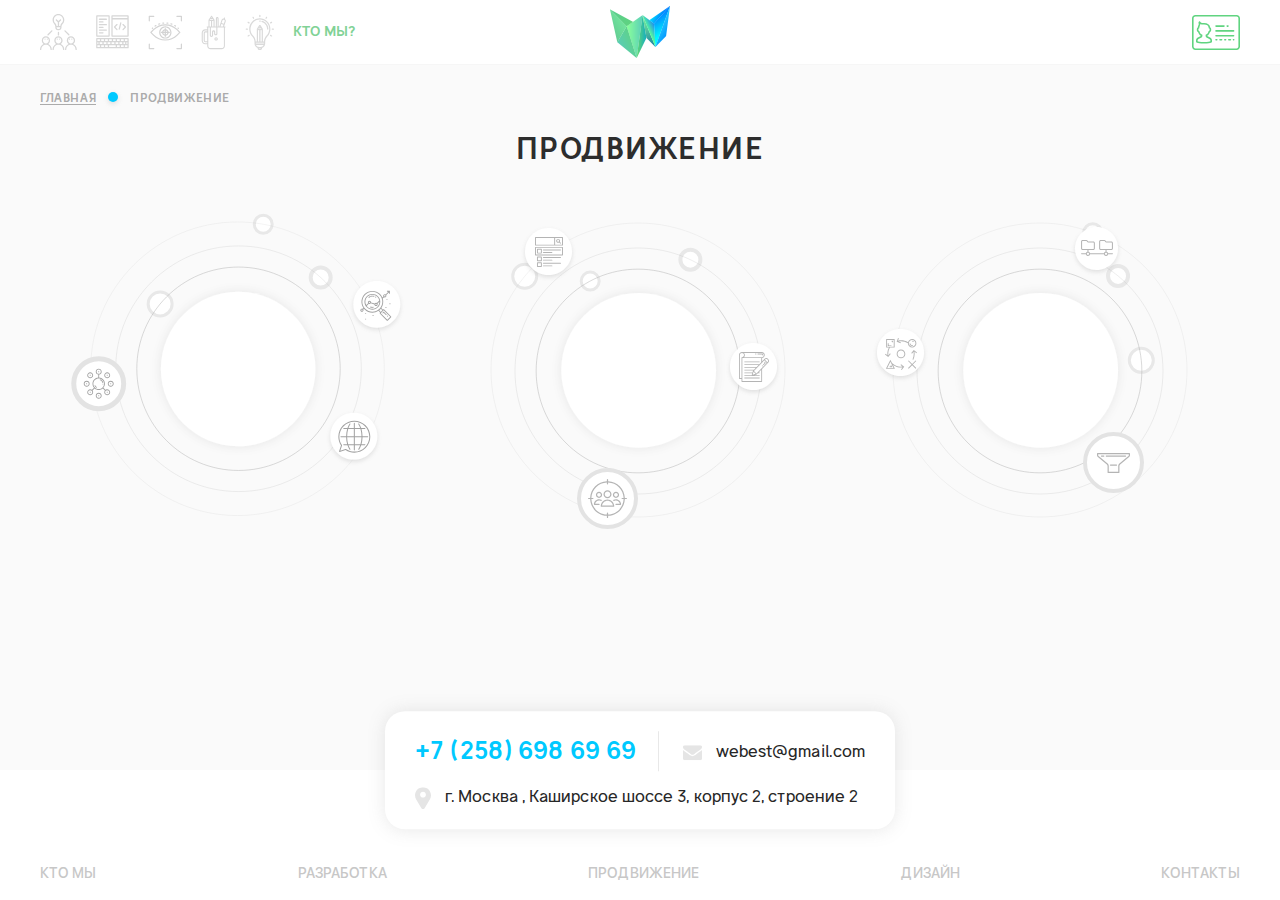
<file: marketing.html>
<!doctype html>
<!--[if lt IE 7]>      <html class="no-js lt-ie9 lt-ie8 lt-ie7" lang="ru"> <![endif]-->
<!--[if IE 7]>         <html class="no-js lt-ie9 lt-ie8" lang="ru"> <![endif]-->
<!--[if IE 8]>         <html class="no-js lt-ie9" lang="ru"> <![endif]-->
<!--[if gt IE 8]><!--> <html class="no-js" lang="ru"> <!--<![endif]-->
    <head>
        <meta charset="utf-8">
        <title>Webest - Продвижение</title>
        <meta name="description" content="">
        <meta name="keywords" content="">
        <meta name="viewport" content="width=device-width, initial-scale=1">
        <link rel="stylesheet" href="css/normalize.min.css">
        <link rel="stylesheet" href="css/main.css">

		<link rel="shortcut icon" href="favicon.ico" type="image/x-icon" />
		<link rel="apple-touch-icon" href="apple-touch-icon.png" />
		<link rel="apple-touch-icon" sizes="57x57" href="apple-touch-icon-57x57.png" />
		<link rel="apple-touch-icon" sizes="72x72" href="apple-touch-icon-72x72.png" />
		<link rel="apple-touch-icon" sizes="76x76" href="apple-touch-icon-76x76.png" />
		<link rel="apple-touch-icon" sizes="114x114" href="apple-touch-icon-114x114.png" />
		<link rel="apple-touch-icon" sizes="120x120" href="apple-touch-icon-120x120.png" />
		<link rel="apple-touch-icon" sizes="144x144" href="apple-touch-icon-144x144.png" />
		<link rel="apple-touch-icon" sizes="152x152" href="apple-touch-icon-152x152.png" />
		<link rel="apple-touch-icon" sizes="180x180" href="apple-touch-icon-180x180.png" />

        <script src="vendor/modernizr-2.8.3-respond-1.4.2.min.js"></script>
    </head>
    <body>
        <!--[if lt IE 8]>
            <p class="browserupgrade">Вы используете <strong>устаревший</strong> браузер. Пожалуйста <a href="http://browsehappy.com/">обновите ваш браузер</a></p>
        <![endif]-->

	<div class="_inner">

		<header class="header">
			<div class="container">
				<div class="header__body">
					<nav class="header__nav">
						<a href="#"><svg xmlns="http://www.w3.org/2000/svg" width="37" height="36"><path d="M33.3 29.9C35.4 30.8 36.8 32.9 36.8 35.4 36.8 35.7 36.5 36 36.2 36 35.8 36 35.5 35.7 35.5 35.4 35.5 32.8 33.5 30.7 30.9 30.7 28.4 30.7 26.3 32.8 26.3 35.4 26.3 35.7 26 36 25.7 36 25.3 36 25 35.7 25 35.4 25 32.9 26.5 30.8 28.5 29.9 27.5 29.1 26.8 27.9 26.8 26.5 26.8 24.2 28.6 22.3 30.9 22.3 33.2 22.3 35.1 24.2 35.1 26.5 35.1 27.9 34.4 29.1 33.3 29.9ZM30.9 23.6C29.4 23.6 28.1 24.9 28.1 26.5 28.1 28.1 29.4 29.4 30.9 29.4 32.5 29.4 33.8 28.1 33.8 26.5 33.8 24.9 32.5 23.6 30.9 23.6ZM31.8 25.7C31.5 25.7 31.2 25.4 31.2 25 31.2 24.7 31.5 24.4 31.8 24.4 32.2 24.4 32.5 24.7 32.5 25 32.5 25.4 32.2 25.7 31.8 25.7ZM29.5 25.7C29.1 25.7 28.8 25.4 28.8 25 28.8 24.7 29.1 24.4 29.5 24.4 29.8 24.4 30.1 24.7 30.1 25 30.1 25.4 29.8 25.7 29.5 25.7ZM28.8 21.4C28.7 21.4 28.5 21.3 28.4 21.2L24.5 17.3C24.3 17.1 24.3 16.6 24.5 16.4 24.8 16.1 25.2 16.1 25.4 16.4L29.3 20.3C29.5 20.5 29.5 21 29.3 21.2 29.2 21.3 29 21.4 28.8 21.4ZM23.7 36C23.3 36 23 35.7 23 35.4 23 32.8 21 30.7 18.4 30.7 15.9 30.7 13.8 32.8 13.8 35.4 13.8 35.7 13.5 36 13.2 36 12.8 36 12.5 35.7 12.5 35.4 12.5 32.9 14 30.8 16 29.9 15 29.1 14.3 27.9 14.3 26.5 14.3 24.2 16.1 22.3 18.4 22.3 20.7 22.3 22.6 24.2 22.6 26.5 22.6 27.9 21.9 29.1 20.8 29.9 22.9 30.8 24.3 32.9 24.3 35.4 24.3 35.7 24 36 23.7 36ZM21.3 26.5C21.3 24.9 20 23.6 18.4 23.6 16.8 23.6 15.6 24.9 15.6 26.5 15.6 28.1 16.8 29.4 18.4 29.4 20 29.4 21.3 28.1 21.3 26.5ZM19.6 25.7C19.2 25.7 19 25.4 19 25 19 24.7 19.2 24.4 19.6 24.4 19.9 24.4 20.2 24.7 20.2 25 20.2 25.4 19.9 25.7 19.6 25.7ZM17.2 25.7C16.9 25.7 16.6 25.4 16.6 25 16.6 24.7 16.9 24.4 17.2 24.4 17.6 24.4 17.9 24.7 17.9 25 17.9 25.4 17.6 25.7 17.2 25.7ZM19.1 18.4L19.1 20.9C19.1 21.2 18.8 21.5 18.4 21.5 18.1 21.5 17.8 21.2 17.8 20.9L17.8 18.4C17.8 18 18.1 17.7 18.4 17.7 18.8 17.7 19.1 18 19.1 18.4ZM21.5 12.7L21.5 13.4C21.5 15 20.3 16.2 18.8 16.2L18 16.2C16.5 16.2 15.3 15 15.3 13.4L15.3 12.7C15.3 11.7 14.9 10.7 14.2 10 13.2 8.9 12.6 7.5 12.6 6 12.5 2.7 15.1 0 18.3 0 19.9 0 21.4 0.6 22.5 1.7 23.6 2.8 24.3 4.3 24.3 5.9 24.3 7.4 23.7 8.9 22.6 10 21.9 10.7 21.5 11.7 21.5 12.7ZM16.6 13.4C16.6 14.2 17.3 14.9 18 14.9L18.8 14.9C19.6 14.9 20.2 14.2 20.2 13.4L20.2 13.3 16.6 13.3 16.6 13.4ZM21.6 2.6C20.8 1.8 19.6 1.3 18.4 1.3 18.4 1.3 18.4 1.3 18.4 1.3 15.8 1.3 13.8 3.4 13.9 6 13.9 7.1 14.3 8.3 15.1 9.1 15.9 9.9 16.4 10.9 16.6 12L17.8 12 17.8 8.3 15.9 6.4C15.6 6.1 15.6 5.7 15.9 5.5 16.1 5.2 16.5 5.2 16.8 5.5L18.4 7.1 20.1 5.5C20.3 5.2 20.7 5.2 21 5.5 21.2 5.7 21.2 6.1 21 6.4L19.1 8.3 19.1 12 20.3 12C20.4 10.9 20.9 9.9 21.7 9.1 22.5 8.2 23 7.1 23 5.9 23 4.7 22.5 3.5 21.6 2.6ZM8.5 21.2C8.3 21.3 8.2 21.4 8 21.4 7.8 21.4 7.7 21.3 7.6 21.2 7.3 21 7.3 20.5 7.6 20.3L11.4 16.4C11.7 16.1 12.1 16.1 12.3 16.4 12.6 16.6 12.6 17.1 12.3 17.3L8.5 21.2ZM10 26.5C10 27.9 9.4 29.1 8.3 29.9 10.4 30.8 11.8 32.9 11.8 35.4 11.8 35.7 11.5 36 11.2 36 10.8 36 10.5 35.7 10.5 35.4 10.5 32.8 8.5 30.7 5.9 30.7 3.4 30.7 1.3 32.8 1.3 35.4 1.3 35.7 1 36 0.6 36 0.3 36 0 35.7 0 35.4 0 32.9 1.4 30.8 3.5 29.9 2.5 29.1 1.8 27.9 1.8 26.5 1.8 24.2 3.6 22.3 5.9 22.3 8.2 22.3 10 24.2 10 26.5ZM5.9 23.6C4.3 23.6 3 24.9 3 26.5 3 28.1 4.3 29.4 5.9 29.4 7.5 29.4 8.8 28.1 8.8 26.5 8.8 24.9 7.5 23.6 5.9 23.6ZM7.4 25.7C7 25.7 6.7 25.4 6.7 25 6.7 24.7 7 24.4 7.4 24.4 7.7 24.4 8 24.7 8 25 8 25.4 7.7 25.7 7.4 25.7ZM5 25.7C4.7 25.7 4.4 25.4 4.4 25 4.4 24.7 4.7 24.4 5 24.4 5.4 24.4 5.7 24.7 5.7 25 5.7 25.4 5.4 25.7 5 25.7Z" fill="rgb(214, 214, 214)"/></svg></a>
						<a href="#"><svg xmlns="http://www.w3.org/2000/svg" width="33" height="34"><path d="M32 33.3L0.8 33.3C0.5 33.3 0.2 33 0.2 32.7L0.2 23.6C0.2 23.3 0.5 23 0.8 23L32 23C32.4 23 32.7 23.3 32.7 23.6L32.7 32.7C32.7 33 32.4 33.3 32 33.3ZM25 32L27.7 32 27.7 30.3 25 30.3 25 32ZM29.1 29L29.1 27.3 27.5 27.3 27.5 29 29.1 29ZM26.2 29L26.2 27.3 23.5 27.3 23.5 29 26.2 29ZM21 32L23.7 32 23.7 30.3 21 30.3 21 32ZM22.3 29L22.3 27.3 19.6 27.3 19.6 29 22.3 29ZM13.1 32L19.7 32 19.7 30.3 13.1 30.3 13.1 32ZM18.3 29L18.3 27.3 15.6 27.3 15.6 29 18.3 29ZM14.3 29L14.3 27.3 11.6 27.3 11.6 29 14.3 29ZM9.1 32L11.8 32 11.8 30.3 9.1 30.3 9.1 32ZM10.4 29L10.4 27.3 7.7 27.3 7.7 29 10.4 29ZM5.2 32L7.9 32 7.9 30.3 5.2 30.3 5.2 32ZM6.4 29L6.4 27.3 3.7 27.3 3.7 29 6.4 29ZM1.4 32L3.9 32 3.9 30.3 1.4 30.3 1.4 32ZM1.4 29L2.4 29 2.4 27.3 1.4 27.3 1.4 29ZM3.9 24.3L1.4 24.3 1.4 26 3.9 26 3.9 24.3ZM7.9 24.3L5.2 24.3 5.2 26 7.9 26 7.9 24.3ZM11.8 24.3L9.1 24.3 9.1 26 11.8 26 11.8 24.3ZM15.8 24.3L13.1 24.3 13.1 26 15.8 26 15.8 24.3ZM19.7 24.3L17.1 24.3 17.1 26 19.7 26 19.7 24.3ZM23.7 24.3L21 24.3 21 26 23.7 26 23.7 24.3ZM27.7 24.3L25 24.3 25 26 27.7 26 27.7 24.3ZM31.4 24.3L28.9 24.3 28.9 26 31.4 26 31.4 24.3ZM30.4 27.3L30.4 29 31.4 29 31.4 27.3 30.4 27.3ZM31.4 30.3L28.9 30.3 28.9 32 31.4 32 31.4 30.3ZM32 21.8L16 21.8C15.6 21.8 15.4 21.5 15.4 21.1L15.4 0.9C15.4 0.6 15.6 0.3 16 0.3L32 0.3C32.4 0.3 32.7 0.6 32.7 0.9L32.7 21.1C32.7 21.5 32.4 21.8 32 21.8ZM16.6 20.5L31.4 20.5 31.4 4.4 16.6 4.4 16.6 20.5ZM31.4 1.6L16.6 1.6 16.6 3.1 31.4 3.1 31.4 1.6ZM27.5 15.1C27.4 15.2 27.2 15.3 27 15.3 26.9 15.3 26.7 15.2 26.6 15.1 26.3 14.8 26.3 14.4 26.6 14.2L28.6 12.1 26.6 10C26.3 9.8 26.3 9.4 26.6 9.1 26.8 8.9 27.2 8.9 27.5 9.1L29.9 11.6C30.2 11.9 30.2 12.3 29.9 12.6L27.5 15.1ZM23.9 14.3C23.8 14.6 23.5 14.8 23.3 14.8 23.2 14.8 23.2 14.8 23.1 14.8 22.8 14.7 22.6 14.3 22.6 14L24.2 7.8C24.2 7.4 24.6 7.2 24.9 7.3 25.3 7.4 25.5 7.7 25.4 8.1L23.9 14.3ZM19.4 12.1L21.4 14.2C21.7 14.4 21.7 14.8 21.4 15.1 21.3 15.2 21.2 15.3 21 15.3 20.8 15.3 20.7 15.2 20.5 15.1L18.1 12.6C17.8 12.3 17.8 11.9 18.1 11.6L20.5 9.1C20.8 8.9 21.2 8.9 21.4 9.1 21.7 9.4 21.7 9.8 21.4 10L19.4 12.1ZM13.1 21.8L0.8 21.8C0.5 21.8 0.2 21.5 0.2 21.1L0.2 0.9C0.2 0.6 0.5 0.3 0.8 0.3L13.1 0.3C13.4 0.3 13.7 0.6 13.7 0.9L13.7 21.1C13.7 21.5 13.4 21.8 13.1 21.8ZM12.5 1.6L1.4 1.6 1.4 20.5 12.5 20.5 12.5 1.6ZM3.5 3.6L10.4 3.6C10.8 3.6 11 3.8 11 4.2 11 4.6 10.8 4.9 10.4 4.9L3.5 4.9C3.1 4.9 2.8 4.6 2.8 4.2 2.8 3.8 3.1 3.6 3.5 3.6ZM3.5 6.3L7 6.3C7.3 6.3 7.6 6.6 7.6 6.9 7.6 7.3 7.3 7.6 7 7.6L3.5 7.6C3.1 7.6 2.8 7.3 2.8 6.9 2.8 6.6 3.1 6.3 3.5 6.3ZM3.5 9L10.4 9C10.8 9 11 9.3 11 9.7 11 10 10.8 10.3 10.4 10.3L3.5 10.3C3.1 10.3 2.8 10 2.8 9.7 2.8 9.3 3.1 9 3.5 9ZM3.5 11.7L7 11.7C7.3 11.7 7.6 12 7.6 12.4 7.6 12.7 7.3 13 7 13L3.5 13C3.1 13 2.8 12.7 2.8 12.4 2.8 12 3.1 11.7 3.5 11.7ZM3.5 14.5L10.4 14.5C10.8 14.5 11 14.7 11 15.1 11 15.5 10.8 15.8 10.4 15.8L3.5 15.8C3.1 15.8 2.8 15.5 2.8 15.1 2.8 14.7 3.1 14.5 3.5 14.5ZM3.5 17.2L7 17.2C7.3 17.2 7.6 17.5 7.6 17.8 7.6 18.2 7.3 18.5 7 18.5L3.5 18.5C3.1 18.5 2.8 18.2 2.8 17.8 2.8 17.5 3.1 17.2 3.5 17.2Z" fill="rgb(214, 214, 214)"/></svg></a>
						<a href="#"><svg xmlns="http://www.w3.org/2000/svg" width="34" height="35"><path d="M33.4 34.2L28.9 34.2C28.6 34.2 28.3 33.9 28.3 33.6 28.3 33.2 28.6 32.9 28.9 32.9L32.8 32.9 32.8 29C32.8 28.7 33.1 28.4 33.4 28.4 33.7 28.4 34 28.7 34 29L34 33.6C34 33.9 33.7 34.2 33.4 34.2ZM33.4 6.4C33.1 6.4 32.8 6.1 32.8 5.8L32.8 1.9 28.9 1.9C28.6 1.9 28.3 1.6 28.3 1.3 28.3 0.9 28.6 0.7 28.9 0.7L33.4 0.7C33.7 0.7 34 0.9 34 1.3L34 5.8C34 6.1 33.7 6.4 33.4 6.4ZM27.5 11.7C27.4 11.7 27.3 11.7 27.2 11.6 26.9 11.4 26.7 11.3 26.4 11.1 26.1 10.9 26 10.6 26.2 10.3 26.4 10 26.8 9.9 27 10.1 27.3 10.2 27.6 10.4 27.9 10.6 28.1 10.8 28.2 11.1 28 11.4 27.9 11.6 27.7 11.7 27.5 11.7ZM23.9 9.8C23.8 9.8 23.7 9.8 23.6 9.8 23.4 9.6 23.1 9.5 22.8 9.5 22.5 9.4 22.3 9 22.4 8.7 22.5 8.4 22.8 8.2 23.2 8.3 23.5 8.4 23.8 8.5 24.1 8.6 24.4 8.7 24.5 9.1 24.4 9.4 24.3 9.6 24.1 9.8 23.9 9.8ZM19.9 8.8C19.8 8.8 19.8 8.8 19.8 8.8 19.5 8.7 19.2 8.7 18.9 8.7 18.5 8.6 18.3 8.4 18.3 8 18.4 7.7 18.6 7.4 19 7.5 19.3 7.5 19.6 7.5 19.9 7.6 20.3 7.6 20.5 7.9 20.5 8.3 20.4 8.6 20.2 8.8 19.9 8.8ZM29.9 13.8C29.8 13.7 29.7 13.6 29.6 13.5 29.4 13.3 29.4 12.9 29.6 12.7 29.8 12.4 30.2 12.4 30.4 12.6 30.6 12.7 30.7 12.9 30.8 13 31 13.2 31 13.6 30.8 13.8 30.7 14 30.5 14 30.4 14 30.2 14 30.1 14 29.9 13.8ZM32.2 17C32.4 17.1 32.4 17.3 32.4 17.4 32.4 17.6 32.4 17.7 32.2 17.8L29.6 20.5C26.3 23.8 21.9 25.6 17.3 25.6 12.7 25.6 8.4 23.8 5.1 20.5L2.4 17.8C2.3 17.7 2.3 17.6 2.3 17.4 2.3 17.3 2.3 17.1 2.4 17L5.1 14.3C8.4 11 12.7 9.2 17.3 9.2 21.9 9.2 26.3 11 29.6 14.3L32.2 17ZM17.3 10.4C13 10.4 9 12.1 6 15.1L3.7 17.4 6 19.7C9 22.7 13 24.4 17.3 24.4 21.6 24.4 25.7 22.7 28.7 19.7L31 17.4 28.7 15.1C25.7 12.1 21.6 10.4 17.3 10.4ZM17.3 23.6C13.9 23.6 11.2 20.8 11.2 17.4 11.2 14 13.9 11.2 17.3 11.2 20.7 11.2 23.5 14 23.5 17.4 23.5 20.8 20.7 23.6 17.3 23.6ZM17.3 12.5C14.6 12.5 12.4 14.7 12.4 17.4 12.4 20.2 14.6 22.4 17.3 22.4 20.1 22.4 22.3 20.2 22.3 17.4 22.3 14.7 20.1 12.5 17.3 12.5ZM17.9 20.7L17.9 21.3C17.9 21.7 17.7 22 17.3 22 17 22 16.7 21.7 16.7 21.3L16.7 20.7C15.4 20.4 14.3 19.4 14.1 18L13.4 18C13.1 18 12.8 17.8 12.8 17.4 12.8 17.1 13.1 16.8 13.4 16.8L14.1 16.8C14.3 15.5 15.4 14.4 16.7 14.2L16.7 13.5C16.7 13.2 17 12.9 17.3 12.9 17.7 12.9 17.9 13.2 17.9 13.5L17.9 14.2C19.3 14.4 20.3 15.5 20.6 16.8L21.2 16.8C21.6 16.8 21.9 17.1 21.9 17.4 21.9 17.8 21.6 18 21.2 18L20.6 18C20.3 19.4 19.3 20.4 17.9 20.7ZM16.7 15.4C16.1 15.6 15.5 16.1 15.3 16.8L16.7 16.8 16.7 15.4ZM16.7 18L15.3 18C15.5 18.7 16.1 19.2 16.7 19.4L16.7 18ZM17.9 15.4L17.9 16.8 19.3 16.8C19.1 16.1 18.6 15.6 17.9 15.4ZM17.9 18L17.9 19.4C18.6 19.2 19.1 18.7 19.3 18L17.9 18ZM15.8 8.7C15.5 8.7 15.2 8.7 14.9 8.8 14.9 8.8 14.8 8.8 14.8 8.8 14.5 8.8 14.2 8.6 14.2 8.3 14.2 7.9 14.4 7.6 14.7 7.6 15 7.5 15.4 7.5 15.7 7.5 16 7.4 16.3 7.7 16.3 8 16.4 8.4 16.1 8.6 15.8 8.7ZM11.9 9.5C11.6 9.5 11.3 9.6 11 9.8 11 9.8 10.9 9.8 10.8 9.8 10.6 9.8 10.3 9.6 10.2 9.4 10.1 9.1 10.3 8.7 10.6 8.6 10.9 8.5 11.2 8.4 11.5 8.3 11.8 8.2 12.2 8.4 12.3 8.7 12.4 9 12.2 9.4 11.9 9.5ZM8.2 11.1C8 11.3 7.7 11.4 7.5 11.6 7.4 11.7 7.3 11.7 7.1 11.7 6.9 11.7 6.8 11.6 6.6 11.4 6.4 11.1 6.5 10.8 6.8 10.6 7.1 10.4 7.3 10.2 7.6 10.1 7.9 9.9 8.3 10 8.5 10.3 8.6 10.6 8.5 10.9 8.2 11.1ZM5.1 12.7C5.3 12.9 5.3 13.3 5.1 13.5 4.9 13.6 4.8 13.7 4.7 13.8 4.6 14 4.4 14 4.3 14 4.1 14 4 14 3.9 13.8 3.6 13.6 3.6 13.2 3.9 13 4 12.9 4.1 12.8 4.2 12.6 4.5 12.4 4.8 12.4 5.1 12.7ZM5.8 1.9L1.9 1.9 1.9 5.8C1.9 6.1 1.6 6.4 1.3 6.4 0.9 6.4 0.7 6.1 0.7 5.8L0.7 1.3C0.7 0.9 0.9 0.7 1.3 0.7L5.8 0.7C6.1 0.7 6.4 0.9 6.4 1.3 6.4 1.6 6.1 1.9 5.8 1.9ZM1.3 28.4C1.6 28.4 1.9 28.7 1.9 29L1.9 32.9 5.8 32.9C6.1 32.9 6.4 33.2 6.4 33.6 6.4 33.9 6.1 34.2 5.8 34.2L1.3 34.2C0.9 34.2 0.7 33.9 0.7 33.6L0.7 29C0.7 28.7 0.9 28.4 1.3 28.4Z" fill="rgb(211, 211, 211)"/></svg></a>
						<a href="#"><svg xmlns="http://www.w3.org/2000/svg" width="25" height="35"><path d="M24.7 6.5L23.1 11.4 24.1 11.4C24.4 11.4 24.6 11.6 24.6 11.9 24.6 12.2 24.4 12.4 24.1 12.4L23.9 12.4 23.9 31C23.9 32.7 22.5 34.2 20.8 34.2L9.4 34.2C7.7 34.2 6.2 32.7 6.2 31L6.2 29.3 4.2 29.3C2.2 29.3 0.7 27.7 0.7 25.8L0.7 17.8C0.7 15.9 2.2 14.3 4.2 14.3L6.2 14.3 6.2 12.4 6.1 12.4C5.8 12.4 5.6 12.2 5.6 11.9 5.6 11.6 5.8 11.4 6.1 11.4L7.5 11.4 7.5 5C7.5 4.9 7.5 4.8 7.6 4.7L10.1 0.9C10.2 0.8 10.3 0.7 10.5 0.7 10.7 0.7 10.9 0.8 11 0.9L13.5 4.7C13.5 4.8 13.6 4.9 13.6 5L13.6 11.4 14.8 11.4 14.9 3.5C14.9 2.7 15.5 2.1 16.3 2.1 17 2.1 17.6 2.7 17.6 3.5L17.7 11.4 18.4 11.4 20.5 5.1C20.7 4.5 21.1 4 21.6 3.8 22 3.6 22.4 3.5 22.8 3.6L23 2.9C23.1 2.6 23.4 2.4 23.7 2.5 24 2.6 24.1 2.9 24 3.2L23.8 3.9C24.7 4.5 25 5.5 24.7 6.5ZM6.2 17.4L4.3 17.4C4 17.4 3.8 17.7 3.8 18L3.8 25.6C3.8 25.9 4 26.2 4.3 26.2L6.2 26.2 6.2 17.4ZM6.2 27.2L4.3 27.2C3.4 27.2 2.7 26.5 2.7 25.6L2.7 18C2.7 17.1 3.4 16.3 4.3 16.3L6.2 16.3 6.2 15.4 4.2 15.4C2.8 15.4 1.8 16.5 1.8 17.8L1.8 25.8C1.8 27.1 2.8 28.2 4.2 28.2L6.2 28.2 6.2 27.2ZM10.5 2.2L10 3C10.2 3.1 10.3 3.1 10.5 3.1 10.7 3.1 10.9 3.1 11.1 3L10.5 2.2ZM11.7 3.9C11.3 4.1 10.9 4.2 10.5 4.2 10.1 4.2 9.7 4.1 9.4 3.9L8.8 4.7C9.9 5.1 11.1 5.1 12.2 4.7L11.7 3.9ZM8.5 5.8L8.5 11.4 10 11.4 10 6C9.5 6 9 5.9 8.5 5.8ZM12.5 5.8C12 5.9 11.5 6 11.1 6L11.1 11.4 12.5 11.4 12.5 5.8ZM15.3 12.5C15.2 12.5 15.2 12.5 15.2 12.4L9.9 12.4 9.9 20.3C9.9 20.6 10.1 20.9 10.4 20.9 10.7 20.9 11 20.6 11 20.3L11 16.9C11 16 11.7 15.3 12.6 15.3 13.5 15.3 14.2 16 14.2 16.9L14.2 18.7C14.2 19 14.4 19.2 14.7 19.2 15 19.2 15.3 19 15.3 18.7L15.3 12.5ZM16.5 3.5C16.5 3.3 16.4 3.2 16.3 3.2 16.1 3.2 16 3.3 16 3.5L15.9 11.4 16.6 11.4 16.5 3.5ZM16.4 12.5L16.4 18.7C16.4 19.6 15.6 20.3 14.7 20.3 13.9 20.3 13.1 19.6 13.1 18.7L13.1 16.9C13.1 16.6 12.9 16.4 12.6 16.4 12.3 16.4 12.1 16.6 12.1 16.9L12.1 20.3C12.1 21.2 11.3 21.9 10.4 21.9 9.5 21.9 8.8 21.2 8.8 20.3L8.8 12.4 7.3 12.4 7.3 31C7.3 32.1 8.3 33.1 9.4 33.1L20.8 33.1C21.9 33.1 22.9 32.1 22.9 31L22.9 31 22.9 12.4 16.4 12.5ZM20.3 9.1L19.5 11.4 21.9 11.4 22.5 9.8 20.3 9.1ZM23 4.7C22.7 4.6 22.4 4.6 22.1 4.8 21.8 4.9 21.6 5.1 21.5 5.4L20.6 8 22.8 8.8 23.7 6.2C23.9 5.6 23.6 4.9 23 4.7ZM15.1 25.6C14.1 25.6 13.4 24.9 13.4 23.9 13.4 23 14.1 22.2 15.1 22.2 16 22.2 16.8 23 16.8 23.9 16.8 24.9 16 25.6 15.1 25.6ZM15.1 23.3C14.7 23.3 14.5 23.6 14.5 23.9 14.5 24.3 14.7 24.5 15.1 24.5 15.4 24.5 15.7 24.3 15.7 23.9 15.7 23.6 15.4 23.3 15.1 23.3Z" fill="rgb(215, 215, 215)"/></svg></a>
						<a href="#"><svg xmlns="http://www.w3.org/2000/svg" width="29" height="36"><path d="M28.4 15.8L27.3 15.8C26.9 15.8 26.7 15.5 26.7 15.2 26.7 14.8 26.9 14.5 27.3 14.5L28.4 14.5C28.7 14.5 29 14.8 29 15.2 29 15.5 28.7 15.8 28.4 15.8ZM26.9 8.9L25.9 9.4C25.8 9.5 25.7 9.5 25.6 9.5 25.4 9.5 25.2 9.4 25.1 9.2 24.9 8.9 25 8.5 25.3 8.3L26.2 7.8C26.5 7.6 26.9 7.7 27.1 8 27.3 8.3 27.2 8.7 26.9 8.9ZM22.4 22.5C21 24 20.2 26 20.2 28.1L20.2 29.5C20.2 31.5 18.9 33.3 17.1 33.9L17.1 34.2C17.1 35.2 16.3 36 15.3 36L14.4 36C13.4 36 12.6 35.2 12.6 34.2L12.6 33.9C10.8 33.3 9.5 31.5 9.5 29.5L9.5 28.1C9.5 26 8.7 24 7.2 22.5 5.3 20.5 4.3 17.9 4.2 15.2 4.2 9.3 8.8 4.4 14.7 4.3 17.5 4.3 20.2 5.4 22.3 7.4 24.3 9.4 25.4 12.1 25.4 15 25.4 17.8 24.4 20.5 22.4 22.5ZM13.8 34.2C13.8 34.5 14.1 34.7 14.4 34.7L15.3 34.7C15.6 34.7 15.8 34.5 15.8 34.2L15.8 34.2 15.8 34.2C15.7 34.2 15.6 34.2 15.5 34.2L14.1 34.2C14 34.2 13.9 34.2 13.8 34.2L13.8 34.2ZM14.1 32.9L15.5 32.9C16.9 32.9 18.1 32.1 18.6 30.9L11 30.9C11.6 32.1 12.8 32.9 14.1 32.9ZM10.8 29.5C10.8 29.6 10.8 29.6 10.8 29.6L18.9 29.6C18.9 29.6 18.9 29.6 18.9 29.5L18.9 28.7 10.8 28.7 10.8 29.5ZM14.8 14.5C14.5 14.5 14.1 14.4 13.7 14.3L13.3 14.9C14.3 15.1 15.4 15.1 16.3 14.9L15.9 14.3C15.6 14.4 15.2 14.5 14.8 14.5ZM15.2 13.2L14.8 12.6 14.5 13.2C14.6 13.2 14.7 13.2 14.8 13.2 15 13.2 15.1 13.2 15.2 13.2ZM13 16.1L13 27.4 14.2 27.4 14.2 16.3C13.8 16.3 13.4 16.2 13 16.1ZM15.5 16.3L15.5 27.4 16.7 27.4 16.7 16.1C16.3 16.2 15.9 16.3 15.5 16.3ZM21.4 8.3C19.6 6.5 17.3 5.6 14.8 5.6 14.8 5.6 14.7 5.6 14.7 5.6 12.2 5.6 9.9 6.6 8.1 8.4 6.4 10.3 5.5 12.6 5.5 15.2 5.5 17.6 6.5 19.9 8.1 21.6 9.7 23.2 10.6 25.3 10.7 27.4L11.8 27.4 11.8 15.2C11.8 15.1 11.8 14.9 11.9 14.8L14.3 11.1C14.4 11 14.6 10.9 14.8 10.9 15 10.9 15.2 11 15.4 11.1L17.8 14.8C17.9 14.9 17.9 15.1 17.9 15.2L17.9 27.4 18.9 27.4C19.1 25.3 20 23.2 21.5 21.6 23.2 19.8 24.2 17.5 24.2 15 24.2 12.5 23.2 10.1 21.4 8.3ZM22.7 15.7C22.4 15.7 22.1 15.4 22.1 15 22.1 11.8 19.9 8.9 16.8 8 16.5 7.9 16.3 7.5 16.4 7.2 16.5 6.8 16.8 6.6 17.2 6.7 20.8 7.8 23.4 11.2 23.4 15 23.4 15.4 23.1 15.7 22.7 15.7ZM15.3 7.7C15.3 7.7 15.2 7.7 15.2 7.7 15.1 7.7 14.9 7.7 14.7 7.7 14.7 7.7 14.7 7.7 14.7 7.7 14.4 7.7 14.1 7.4 14.1 7.1 14.1 6.7 14.4 6.4 14.7 6.4 14.9 6.4 15.1 6.4 15.3 6.4 15.6 6.4 15.9 6.7 15.9 7.1 15.9 7.4 15.6 7.7 15.3 7.7ZM21.6 4.6C21.5 4.8 21.3 4.9 21.1 4.9 21 4.9 20.8 4.9 20.7 4.8 20.4 4.6 20.3 4.2 20.5 3.9L21.1 3C21.2 2.7 21.6 2.6 21.9 2.8 22.2 2.9 22.3 3.3 22.1 3.6L21.6 4.6ZM14.8 3.2C14.5 3.2 14.2 2.9 14.2 2.6L14.2 1.5C14.2 1.1 14.5 0.8 14.8 0.8 15.2 0.8 15.5 1.1 15.5 1.5L15.5 2.6C15.5 2.9 15.2 3.2 14.8 3.2ZM8.9 4.8C8.8 4.9 8.7 4.9 8.6 4.9 8.4 4.9 8.2 4.8 8.1 4.6L7.5 3.6C7.3 3.3 7.5 2.9 7.8 2.8 8 2.6 8.4 2.7 8.6 3L9.1 3.9C9.3 4.2 9.2 4.6 8.9 4.8ZM4.1 9.5C3.9 9.5 3.8 9.5 3.7 9.4L2.8 8.9C2.5 8.7 2.4 8.3 2.6 8 2.7 7.7 3.1 7.6 3.4 7.8L4.4 8.3C4.7 8.5 4.8 8.9 4.6 9.2 4.5 9.4 4.3 9.5 4.1 9.5ZM3 15.2C3 15.5 2.7 15.8 2.4 15.8L1.3 15.8C0.9 15.8 0.7 15.5 0.7 15.2 0.7 14.8 0.9 14.5 1.3 14.5L2.4 14.5C2.7 14.5 3 14.8 3 15.2ZM2.8 21.5L3.7 20.9C4 20.7 4.4 20.8 4.6 21.1 4.8 21.4 4.7 21.8 4.4 22L3.4 22.6C3.3 22.6 3.2 22.6 3.1 22.6 2.9 22.6 2.7 22.5 2.6 22.3 2.4 22 2.5 21.6 2.8 21.5ZM25.9 20.9L26.9 21.5C27.2 21.6 27.3 22 27.1 22.3 27 22.5 26.8 22.6 26.6 22.6 26.5 22.6 26.3 22.6 26.2 22.6L25.3 22C25 21.8 24.9 21.4 25.1 21.1 25.2 20.8 25.6 20.7 25.9 20.9Z" fill="rgb(218, 218, 218)"/></svg></a>
						<a href="#" class="header__nav_a"><span>Кто мы?</span></a>
					</nav>
					<a href="/" class="header__logo"><img src="images/logo.png" alt=""></a>
					<div class="header__right">
						<div class="header__right_btn"><svg xmlns="http://www.w3.org/2000/svg" width="48" height="35"><path d="M44.6 35L3.4 35C1.5 35 0 33.5 0 31.6L0 3.4C0 1.5 1.5 0 3.4 0L44.6 0C46.5 0 48 1.5 48 3.4L48 31.6C48 33.5 46.5 35 44.6 35ZM46.4 3.4C46.4 2.4 45.6 1.6 44.6 1.6L3.4 1.6C2.4 1.6 1.6 2.4 1.6 3.4L1.6 31.6C1.6 32.6 2.4 33.4 3.4 33.4L44.6 33.4C45.6 33.4 46.4 32.6 46.4 31.6L46.4 3.4ZM41.6 25.5C41.4 25.5 41.2 25.4 41 25.2 40.9 25.1 40.8 24.9 40.8 24.7 40.8 24.4 40.9 24.2 41 24.1 41.3 23.8 41.9 23.8 42.2 24.1 42.3 24.2 42.4 24.4 42.4 24.7 42.4 24.9 42.3 25.1 42.2 25.2 42 25.4 41.8 25.5 41.6 25.5ZM41.6 21.5L24 21.5C23.6 21.5 23.2 21.1 23.2 20.7 23.2 20.2 23.6 19.9 24 19.9L41.6 19.9C42 19.9 42.4 20.2 42.4 20.7 42.4 21.1 42 21.5 41.6 21.5ZM41.6 16.7L24 16.7C23.6 16.7 23.2 16.3 23.2 15.9 23.2 15.5 23.6 15.1 24 15.1L41.6 15.1C42 15.1 42.4 15.5 42.4 15.9 42.4 16.3 42 16.7 41.6 16.7ZM36 11.9L35.2 11.9C34.8 11.9 34.4 11.6 34.4 11.1 34.4 10.7 34.8 10.3 35.2 10.3L36 10.3C36.4 10.3 36.8 10.7 36.8 11.1 36.8 11.6 36.4 11.9 36 11.9ZM32 11.9L24 11.9C23.6 11.9 23.2 11.6 23.2 11.1 23.2 10.7 23.6 10.3 24 10.3L32 10.3C32.4 10.3 32.8 10.7 32.8 11.1 32.8 11.6 32.4 11.9 32 11.9ZM12 28.6C4 28.6 4 27.1 4 26.5L4 25.4C4 24.2 4.7 23.1 5.8 22.5L8.8 21 8.8 20.7C7.5 20 6.6 18.8 6.1 17.2 5.3 16.8 4.8 16 4.8 15.1L4.8 14.3C4.8 13.6 5.1 12.9 5.7 12.5 5.8 11.7 6 11 6.3 10.4 6.4 10.1 6.5 9.9 6.6 9.7 6.8 9.2 6.8 9.2 6.6 8.4 6.6 8.1 6.5 7.7 6.5 7.4 6.4 7 6.7 6.6 7.1 6.4 7.5 6.3 7.9 6.4 8.2 6.7 8.3 6.9 8.6 7.1 8.9 7.4 9.8 7.9 10.8 8 11.5 7.9 11.7 7.9 11.8 7.9 12 7.9 15.7 7.9 17.8 9.4 18.3 12.5 18.9 12.9 19.2 13.6 19.2 14.3L19.2 15.1C19.2 16 18.7 16.8 17.9 17.2 17.4 18.8 16.5 20 15.2 20.7L15.2 21 18.1 22.5C19.3 23 20 24.2 20 25.5L20 26.5C20 27.1 20 28.6 12 28.6ZM18.4 25.5C18.4 24.8 18 24.2 17.4 23.9L14.4 22.4C13.9 22.1 13.6 21.6 13.6 21.1L13.6 19.7 14.1 19.5C15.3 18.9 16.1 17.9 16.5 16.4L16.6 16 17 15.9C17.4 15.8 17.6 15.5 17.6 15.1L17.6 14.3C17.6 14 17.4 13.8 17.2 13.6L16.8 13.4 16.7 13C16.5 10.6 15 9.5 12 9.5 11.9 9.5 11.7 9.5 11.6 9.5 10.4 9.6 9.3 9.4 8.3 8.9 8.4 9.5 8.3 9.8 8 10.3 7.9 10.5 7.9 10.7 7.8 11 7.5 11.6 7.3 12.3 7.3 13L7.2 13.4 6.8 13.6C6.6 13.8 6.4 14 6.4 14.3L6.4 15.1C6.4 15.5 6.6 15.8 7 15.9L7.4 16 7.5 16.4C7.9 17.9 8.7 18.9 9.9 19.5L10.4 19.7 10.4 21.1C10.4 21.6 10.1 22.1 9.6 22.4L6.5 23.9C6 24.2 5.6 24.8 5.6 25.4L5.6 26.3C6.1 26.6 8.1 27 12 27 15.9 27 17.9 26.6 18.4 26.3L18.4 25.5ZM24 23.9L24.8 23.9C25.2 23.9 25.6 24.2 25.6 24.7 25.6 25.1 25.2 25.5 24.8 25.5L24 25.5C23.6 25.5 23.2 25.1 23.2 24.7 23.2 24.2 23.6 23.9 24 23.9ZM28 23.9L29.6 23.9C30 23.9 30.4 24.2 30.4 24.7 30.4 25.1 30 25.5 29.6 25.5L28 25.5C27.6 25.5 27.2 25.1 27.2 24.7 27.2 24.2 27.6 23.9 28 23.9ZM32.8 23.9L33.6 23.9C34 23.9 34.4 24.2 34.4 24.7 34.4 25.1 34 25.5 33.6 25.5L32.8 25.5C32.4 25.5 32 25.1 32 24.7 32 24.2 32.4 23.9 32.8 23.9ZM36.8 23.9L38.4 23.9C38.8 23.9 39.2 24.2 39.2 24.7 39.2 25.1 38.8 25.5 38.4 25.5L36.8 25.5C36.4 25.5 36 25.1 36 24.7 36 24.2 36.4 23.9 36.8 23.9Z" fill="rgb(96, 212, 128)"/></svg></div>
						<div class="header__right_body">
							<div class="header__right_call g_btn" data-name="call" data-txt="Заказать звонок"><span>заказать звонок</span></div>
							<a href="tel:+72586986969" class="header__right_tel"><span>+7 (258) 698 69 69</span></a>
							<p><a href="mailto:webest@gmail.com"><i><svg xmlns="http://www.w3.org/2000/svg" width="19" height="15"><path d="M18.5 14.5C18.2 14.8 17.8 15 17.3 15L1.7 15C1.2 15 0.8 14.8 0.5 14.5 0.2 14.2 0 13.8 0 13.3L0 4.8C0.3 5.2 0.7 5.5 1.1 5.8 3.6 7.5 5.4 8.7 6.3 9.4 6.7 9.7 7.1 10 7.3 10.1 7.6 10.3 7.9 10.5 8.3 10.6 8.7 10.8 9.1 10.9 9.5 10.9L9.5 10.9C9.9 10.9 10.3 10.8 10.7 10.6 11.1 10.5 11.4 10.3 11.7 10.1 11.9 10 12.3 9.7 12.7 9.4 13.9 8.6 15.6 7.3 17.9 5.8 18.3 5.5 18.7 5.2 19 4.8L19 13.3C19 13.8 18.8 14.2 18.5 14.5ZM17.2 4.6C14.5 6.5 12.9 7.6 12.2 8.1 12.2 8.1 12 8.2 11.8 8.4 11.5 8.6 11.4 8.7 11.2 8.8 11 8.9 10.9 9 10.7 9.2 10.4 9.3 10.2 9.4 10 9.4 9.8 9.5 9.7 9.5 9.5 9.5L9.5 9.5C9.3 9.5 9.2 9.5 9 9.4 8.8 9.4 8.6 9.3 8.3 9.2 8.1 9 7.9 8.9 7.8 8.8 7.6 8.7 7.5 8.6 7.2 8.4 7 8.2 6.8 8.1 6.8 8.1 6.1 7.6 5.2 7 4 6.1 2.8 5.3 2.1 4.8 1.8 4.6 1.4 4.3 1 3.9 0.6 3.4 0.2 2.9 0 2.4 0 1.9 0 1.4 0.1 0.9 0.4 0.6 0.7 0.2 1.2 0 1.7 0L17.3 0C17.8 0 18.2 0.2 18.5 0.5 18.8 0.8 19 1.2 19 1.7 19 2.3 18.8 2.8 18.5 3.3 18.1 3.8 17.7 4.3 17.2 4.6Z" fill="rgb(255, 255, 255)"/></svg></i><span>webest@gmail.com</span></a></p>
							<p><a href="mailto:webest@gmail.com" target="_blank"><i><svg xmlns="http://www.w3.org/2000/svg" width="16" height="22"><path d="M8 0L8 0C3.6 0 0 3.6 0 8 0 9.5 0.5 10.9 1.2 12.2L6.4 21.1C6.7 21.7 7.4 22 8 22 8.6 22 9.2 21.7 9.6 21.1L14.8 12.2C15.5 11 16 9.5 16 8 16 3.6 12.4 0 8 0L8 0ZM8 10.3C6.4 10.3 5.1 9 5.1 7.4 5.1 5.8 6.4 4.5 8 4.5 9.6 4.5 10.9 5.8 10.9 7.4 10.9 9 9.6 10.3 8 10.3L8 10.3Z" fill="rgb(255, 255, 255)"/></svg></i><span>г. Москва , Каширское шоссе 3, <br> корпус 2, строение 2</span></a></p>
						</div>
					</div>
				</div>
			</div>
		</header>

        <div class="s_items">
        	<div class="container">
				<div class="g_breadcrumbs">
					<a href="/"><span>Главная</span></a>
					<small></small>
					<span>Продвижение</span>
				</div>
				<h1>Продвижение</h1>
        		<div class="s_items__body">
        			<a href="#" class="s_items__item">
						<svg
							 xmlns="http://www.w3.org/2000/svg"
							 xmlns:xlink="http://www.w3.org/1999/xlink"
							 width="338px" height="337.5px" viewBox="0 0 338 338">
							<defs>
								<filter filterUnits="userSpaceOnUse" id="Filter_10" x="61.5px" y="61px" width="213px" height="213px"  >
									<feOffset in="SourceAlpha" dx="0" dy="0" />
									<feGaussianBlur result="blurOut" stdDeviation="5.385" />
									<feFlood flood-color="rgb(0, 200, 255)" result="floodOut" />
									<feComposite operator="atop" in="floodOut" in2="blurOut" />
									<feComponentTransfer><feFuncA type="linear" slope="0.23"/></feComponentTransfer>
									<feMerge>
										<feMergeNode/>
										<feMergeNode in="SourceGraphic"/>
									</feMerge>
								</filter>
								<filter filterUnits="userSpaceOnUse" id="Filter_11" x="255.5px" y="209px" width="56px" height="56px"  >
									<feOffset in="SourceAlpha" dx="0" dy="2" />
									<feGaussianBlur result="blurOut" stdDeviation="2.236" />
									<feFlood flood-color="rgb(134, 134, 134)" result="floodOut" />
									<feComposite operator="atop" in="floodOut" in2="blurOut" />
									<feComponentTransfer><feFuncA type="linear" slope="0.24"/></feComponentTransfer>
									<feMerge>
										<feMergeNode/>
										<feMergeNode in="SourceGraphic"/>
									</feMerge>
								</filter>
								<filter filterUnits="userSpaceOnUse" id="Filter_12" x="278.5px" y="77px" width="56px" height="56px"  >
									<feOffset in="SourceAlpha" dx="0" dy="2" />
									<feGaussianBlur result="blurOut" stdDeviation="2.236" />
									<feFlood flood-color="rgb(134, 134, 134)" result="floodOut" />
									<feComposite operator="atop" in="floodOut" in2="blurOut" />
									<feComponentTransfer><feFuncA type="linear" slope="0.24"/></feComponentTransfer>
									<feMerge>
										<feMergeNode/>
										<feMergeNode in="SourceGraphic"/>
									</feMerge>
								</filter>
							</defs>

							<circle r="9" stroke="rgb(94, 209, 126)" stroke-width="3px" stroke-linecap="butt" stroke-linejoin="miter" fill="rgb(255, 255, 255)">
								<animateMotion class="animate" dur="25s" repeatCount="indefinite" fill="freeze">
									<mpath xlink:href="#path11"/>
								</animateMotion>
							</circle>
							<circle r="10" stroke="rgb(94, 209, 126)" stroke-width="4px" stroke-linecap="butt" stroke-linejoin="miter" fill="rgb(255, 255, 255)">
								<animateMotion dur="6s" calcMode="linear" repeatCount="indefinite" fill="freeze" calcMode="linear">
									<mpath xlink:href="#path12"/>
								</animateMotion>
							</circle>
							<circle r="12" stroke="rgb(94, 209, 126)" stroke-width="3px" stroke-linecap="butt" stroke-linejoin="miter" fill="rgb(255, 255, 255)">
								<animateMotion class="animate" dur="5s"  keyPoints="1;0" keyTimes="0;1" calcMode="linear" repeatCount="indefinite" fill="freeze" >
									<mpath xlink:href="#path13"/>
								</animateMotion>
							</circle>

							<path id="path11" fill-rule="evenodd"  stroke="rgb(51, 211, 255)" stroke-width="1px" stroke-linecap="butt" stroke-linejoin="miter" opacity="0.149" fill="none"
								  d="M166.500,20.000 C247.686,20.000 313.500,85.814 313.500,167.000 C313.500,248.186 247.686,314.000 166.500,314.000 C85.314,314.000 19.500,248.186 19.500,167.000 C19.500,85.814 85.314,20.000 166.500,20.000 Z"/>
							<path id="path12" fill-rule="evenodd"  stroke="rgb(51, 211, 255)" stroke-width="1px" stroke-linecap="butt" stroke-linejoin="miter" opacity="0.231" fill="none"
								  d="M167.500,44.000 C235.431,44.000 290.500,99.069 290.500,167.000 C290.500,234.931 235.431,290.000 167.500,290.000 C99.569,290.000 44.500,234.931 44.500,167.000 C44.500,99.069 99.569,44.000 167.500,44.000 Z"/>
							<path id="path13" fill-rule="evenodd"  stroke="rgb(51, 211, 255)" stroke-width="1px" stroke-linecap="butt" stroke-linejoin="miter" opacity="0.502" fill="none"
								  d="M167.500,65.156 C223.747,65.156 269.344,110.753 269.344,167.000 C269.344,223.247 223.747,268.844 167.500,268.844 C111.253,268.844 65.656,223.247 65.656,167.000 C65.656,110.753 111.253,65.156 167.500,65.156 Z"/>
							<g filter="url(#Filter_10)">
								<path fill-rule="evenodd"  fill="rgb(255, 255, 255)"
									  d="M167.156,89.969 C209.889,89.969 244.531,124.611 244.531,167.344 C244.531,210.077 209.889,244.719 167.156,244.719 C124.423,244.719 89.781,210.077 89.781,167.344 C89.781,124.611 124.423,89.969 167.156,89.969 Z"/>
							</g>

							<foreignObject  x="59px" y="160.7px" width="220" style="text-align: center;color: rgb(0, 200, 255); font-size: 0.875rem; text-transform: uppercase;">
								<h3>Seo-продвижение</h3>
							</foreignObject>

							<g>
								<path fill-rule="evenodd"  stroke="rgb(179, 239, 255)" stroke-width="5px" stroke-linecap="butt" stroke-linejoin="miter" fill="rgb(255, 255, 255)"
									  d="M27.500,157.000 C41.307,157.000 52.500,168.193 52.500,182.000 C52.500,195.807 41.307,207.000 27.500,207.000 C13.693,207.000 2.500,195.807 2.500,182.000 C2.500,168.193 13.693,157.000 27.500,157.000 Z"/>
								<path fill-rule="evenodd"  fill="rgb(0, 200, 255)"
									  d="M39.544,184.956 C37.914,184.956 36.588,183.630 36.588,182.000 C36.588,180.370 37.914,179.044 39.544,179.044 C41.174,179.044 42.500,180.370 42.500,182.000 C42.500,183.630 41.174,184.956 39.544,184.956 ZM39.544,179.910 C38.392,179.910 37.454,180.847 37.454,182.000 C37.454,183.153 38.392,184.090 39.544,184.090 C40.697,184.090 41.635,183.153 41.635,182.000 C41.635,180.847 40.697,179.910 39.544,179.910 ZM39.112,181.524 L39.977,181.524 L39.977,182.475 L39.112,182.475 L39.112,181.524 ZM36.016,176.438 C35.260,176.438 34.503,176.150 33.927,175.574 C32.774,174.421 32.774,172.546 33.927,171.393 C35.079,170.241 36.954,170.241 38.107,171.393 C39.259,172.546 39.259,174.421 38.107,175.574 C37.530,176.150 36.773,176.438 36.016,176.438 ZM37.495,172.005 C37.087,171.598 36.552,171.394 36.016,171.394 C35.481,171.394 34.946,171.598 34.538,172.005 C33.723,172.820 33.723,174.147 34.538,174.962 C35.353,175.776 36.680,175.777 37.495,174.962 C38.310,174.147 38.310,172.820 37.495,172.005 ZM35.584,173.008 L36.449,173.008 L36.449,173.959 L35.584,173.959 L35.584,173.008 ZM30.161,176.380 C32.262,177.379 33.719,179.523 33.719,182.000 C33.719,182.734 33.590,183.439 33.356,184.093 C33.092,184.829 32.694,185.500 32.190,186.079 L34.255,188.143 C34.453,187.996 34.665,187.877 34.886,187.786 C35.957,187.344 37.237,187.557 38.107,188.427 C39.259,189.579 39.259,191.454 38.107,192.607 C37.530,193.183 36.773,193.471 36.016,193.471 C35.260,193.471 34.503,193.183 33.926,192.607 C32.878,191.558 32.784,189.912 33.643,188.755 L31.579,186.690 C30.486,187.642 29.059,188.219 27.500,188.219 C25.941,188.219 24.514,187.642 23.421,186.691 L21.357,188.755 C22.216,189.912 22.122,191.558 21.073,192.607 C20.497,193.183 19.740,193.471 18.983,193.471 C18.226,193.471 17.470,193.183 16.893,192.607 C15.741,191.454 15.741,189.579 16.893,188.427 C17.942,187.378 19.588,187.284 20.745,188.143 L22.809,186.079 C21.858,184.986 21.281,183.559 21.281,182.000 C21.281,178.716 23.839,176.020 27.067,175.797 L27.067,172.880 C25.642,172.669 24.544,171.439 24.544,169.956 C24.544,168.326 25.870,167.000 27.500,167.000 C29.130,167.000 30.456,168.326 30.456,169.956 C30.456,171.185 29.701,172.241 28.631,172.686 C28.410,172.778 28.176,172.844 27.933,172.879 L27.933,175.796 C28.725,175.851 29.477,176.055 30.161,176.380 ZM34.538,191.995 C35.353,192.810 36.679,192.810 37.495,191.995 C38.310,191.180 38.310,189.853 37.495,189.038 C36.679,188.223 35.353,188.223 34.538,189.038 C33.723,189.853 33.723,191.180 34.538,191.995 ZM20.462,189.038 C20.054,188.631 19.519,188.427 18.983,188.427 C18.448,188.427 17.913,188.631 17.505,189.038 C16.690,189.853 16.690,191.180 17.505,191.995 C18.320,192.810 19.646,192.810 20.462,191.995 C21.277,191.180 21.277,189.853 20.462,189.038 ZM29.590,169.956 C29.590,168.803 28.653,167.865 27.500,167.865 C26.347,167.865 25.410,168.803 25.410,169.956 C25.410,171.108 26.347,172.046 27.500,172.046 C28.653,172.046 29.590,171.108 29.590,169.956 ZM27.500,176.647 C24.548,176.647 22.147,179.048 22.147,182.000 C22.147,184.952 24.548,187.353 27.500,187.353 C30.452,187.353 32.853,184.952 32.853,182.000 C32.853,179.048 30.452,176.647 27.500,176.647 ZM31.281,181.186 C30.978,179.780 29.930,178.666 28.545,178.276 L28.779,177.443 C30.474,177.920 31.757,179.284 32.127,181.004 L31.281,181.186 ZM31.366,181.929 L32.231,181.913 C32.232,181.942 32.232,181.971 32.232,182.000 C32.232,182.275 32.208,182.551 32.161,182.820 L31.309,182.671 C31.347,182.451 31.367,182.225 31.367,182.000 C31.367,181.976 31.367,181.953 31.366,181.929 ZM23.146,183.854 L23.942,183.514 C24.287,184.322 24.904,184.995 25.680,185.411 L25.271,186.174 C24.323,185.666 23.568,184.842 23.146,183.854 ZM27.067,169.480 L27.933,169.480 L27.933,170.431 L27.067,170.431 L27.067,169.480 ZM18.551,190.041 L19.416,190.041 L19.416,190.992 L18.551,190.992 L18.551,190.041 ZM36.449,190.992 L35.584,190.992 L35.584,190.041 L36.449,190.041 L36.449,190.992 ZM18.983,176.438 C18.226,176.438 17.470,176.150 16.893,175.574 C15.741,174.421 15.741,172.546 16.893,171.393 C18.046,170.241 19.921,170.241 21.073,171.393 C22.226,172.546 22.226,174.421 21.073,175.574 C20.497,176.150 19.740,176.438 18.983,176.438 ZM20.462,172.005 C19.646,171.190 18.320,171.190 17.505,172.005 C16.690,172.820 16.690,174.147 17.505,174.962 C18.320,175.777 19.647,175.777 20.462,174.962 C21.277,174.147 21.277,172.820 20.462,172.005 ZM18.551,173.008 L19.416,173.008 L19.416,173.959 L18.551,173.959 L18.551,173.008 ZM18.412,182.000 C18.412,183.630 17.085,184.956 15.456,184.956 C13.826,184.956 12.500,183.630 12.500,182.000 C12.500,180.370 13.826,179.044 15.456,179.044 C17.086,179.044 18.412,180.370 18.412,182.000 ZM15.456,179.910 C14.303,179.910 13.365,180.847 13.365,182.000 C13.365,183.153 14.303,184.090 15.456,184.090 C16.608,184.090 17.546,183.153 17.546,182.000 C17.546,180.847 16.608,179.910 15.456,179.910 ZM15.023,181.524 L15.888,181.524 L15.888,182.475 L15.023,182.475 L15.023,181.524 ZM27.500,191.088 C29.130,191.088 30.456,192.414 30.456,194.044 C30.456,195.674 29.130,197.000 27.500,197.000 C25.870,197.000 24.544,195.674 24.544,194.044 C24.544,192.414 25.870,191.088 27.500,191.088 ZM27.500,196.135 C28.653,196.135 29.590,195.197 29.590,194.044 C29.590,192.892 28.653,191.954 27.500,191.954 C26.347,191.954 25.410,192.892 25.410,194.044 C25.410,195.197 26.347,196.135 27.500,196.135 ZM27.933,194.520 L27.067,194.520 L27.067,193.568 L27.933,193.568 L27.933,194.520 Z"/>
								<g filter="url(#Filter_11)">
									<path fill-rule="evenodd"  fill="rgb(255, 255, 255)"
										  d="M283.000,211.000 C295.979,211.000 306.500,221.521 306.500,234.500 C306.500,247.479 295.979,258.000 283.000,258.000 C270.021,258.000 259.500,247.479 259.500,234.500 C259.500,221.521 270.021,211.000 283.000,211.000 Z"/>
								</g>
								<path fill-rule="evenodd"  fill="rgb(0, 200, 255)"
									  d="M294.814,246.314 C291.792,249.336 287.774,251.000 283.500,251.000 C280.350,251.000 277.311,250.088 274.695,248.361 L268.830,250.316 C268.646,250.377 268.444,250.329 268.307,250.193 C268.170,250.056 268.123,249.853 268.184,249.670 L270.139,243.804 C268.411,241.189 267.500,238.151 267.500,235.000 C267.500,230.726 269.164,226.708 272.186,223.686 C275.208,220.664 279.226,219.000 283.500,219.000 C287.774,219.000 291.792,220.664 294.814,223.686 C297.836,226.708 299.500,230.726 299.500,235.000 C299.500,239.274 297.836,243.292 294.814,246.314 ZM283.500,220.021 C275.241,220.021 268.521,226.741 268.521,235.000 C268.521,238.029 269.421,240.948 271.125,243.440 C271.215,243.572 271.238,243.738 271.187,243.890 L269.476,249.024 L274.610,247.312 C274.663,247.295 274.718,247.287 274.772,247.287 C274.874,247.287 274.974,247.317 275.060,247.375 C277.552,249.078 280.471,249.979 283.500,249.979 C291.759,249.979 298.479,243.259 298.479,235.000 C298.479,226.741 291.759,220.021 283.500,220.021 ZM296.947,235.511 L291.702,235.511 C291.660,238.059 291.308,240.523 290.696,242.707 L294.136,242.707 C294.418,242.707 294.647,242.935 294.647,243.217 C294.647,243.499 294.418,243.728 294.136,243.728 L290.384,243.728 C289.838,245.374 289.136,246.828 288.303,247.995 C288.203,248.134 288.046,248.208 287.887,248.208 C287.784,248.208 287.680,248.178 287.591,248.113 C287.361,247.949 287.308,247.631 287.472,247.401 C288.195,246.389 288.813,245.141 289.308,243.728 L284.011,243.728 L284.011,248.447 C284.011,248.729 283.782,248.957 283.500,248.957 C283.218,248.957 282.989,248.729 282.989,248.447 L282.989,243.728 L277.692,243.728 C278.187,245.141 278.805,246.389 279.528,247.401 C279.692,247.631 279.639,247.949 279.409,248.114 C279.319,248.178 279.216,248.209 279.113,248.209 C278.953,248.209 278.796,248.134 278.697,247.995 C277.864,246.828 277.162,245.374 276.616,243.728 L272.864,243.728 C272.582,243.728 272.353,243.500 272.353,243.217 C272.353,242.935 272.582,242.707 272.864,242.707 L276.303,242.707 C275.691,240.523 275.339,238.059 275.298,235.511 L270.053,235.511 C269.771,235.511 269.543,235.282 269.543,235.000 C269.543,234.718 269.771,234.489 270.053,234.489 L275.298,234.489 C275.339,231.940 275.691,229.477 276.303,227.293 L272.864,227.293 C272.582,227.293 272.353,227.064 272.353,226.783 C272.353,226.500 272.582,226.272 272.864,226.272 L276.616,226.272 C277.162,224.627 277.863,223.172 278.696,222.006 C278.860,221.777 279.179,221.723 279.409,221.887 C279.638,222.051 279.691,222.370 279.527,222.599 C278.804,223.612 278.187,224.860 277.692,226.272 L282.989,226.272 L282.989,221.553 C282.989,221.271 283.218,221.043 283.500,221.043 C283.782,221.043 284.011,221.271 284.011,221.553 L284.011,226.272 L289.308,226.272 C288.813,224.860 288.195,223.612 287.472,222.599 C287.308,222.370 287.362,222.051 287.591,221.887 C287.820,221.723 288.140,221.777 288.303,222.006 C289.137,223.172 289.838,224.627 290.384,226.272 L294.136,226.272 C294.418,226.272 294.647,226.500 294.647,226.783 C294.647,227.064 294.418,227.293 294.136,227.293 L290.696,227.293 C291.308,229.477 291.660,231.940 291.702,234.489 L296.947,234.489 C297.229,234.489 297.457,234.718 297.457,235.000 C297.457,235.282 297.229,235.511 296.947,235.511 ZM282.989,227.293 L277.363,227.293 C276.729,229.450 276.362,231.920 276.319,234.489 L282.989,234.489 L282.989,227.293 ZM282.989,235.511 L276.319,235.511 C276.362,238.080 276.729,240.550 277.363,242.707 L282.989,242.707 L282.989,235.511 ZM289.637,227.293 L284.011,227.293 L284.011,234.489 L290.680,234.489 C290.638,231.920 290.271,229.450 289.637,227.293 ZM284.011,235.511 L284.011,242.707 L289.637,242.707 C290.271,240.550 290.638,238.080 290.680,235.511 L284.011,235.511 Z"/>
								<g filter="url(#Filter_12)">
									<path fill-rule="evenodd"  fill="rgb(255, 255, 255)"
										  d="M306.000,79.000 C318.979,79.000 329.500,89.521 329.500,102.500 C329.500,115.479 318.979,126.000 306.000,126.000 C293.021,126.000 282.500,115.479 282.500,102.500 C282.500,89.521 293.021,79.000 306.000,79.000 Z"/>
								</g>
								<path fill-rule="evenodd"  fill="rgb(0, 200, 255)"
									  d="M315.613,105.093 L315.613,106.075 L314.712,106.075 L314.712,105.093 L315.613,105.093 ZM316.635,97.275 L316.635,98.257 L315.735,98.257 L315.735,97.275 L316.635,97.275 ZM320.338,115.415 L316.915,118.838 C316.700,119.053 316.352,119.053 316.136,118.839 L308.995,111.722 C308.804,111.531 308.803,111.221 308.995,111.029 L309.324,110.700 L307.698,108.961 C305.855,110.214 303.710,110.842 301.566,110.842 C298.772,110.842 295.978,109.778 293.851,107.651 C293.607,107.407 293.378,107.154 293.162,106.894 L292.499,107.581 C292.641,107.829 292.719,108.117 292.710,108.425 C292.684,109.294 291.949,109.995 291.080,109.982 C290.139,109.967 289.391,109.138 289.513,108.169 C289.602,107.465 290.158,106.894 290.860,106.789 C291.220,106.736 291.561,106.803 291.851,106.955 L292.609,106.169 C289.647,101.917 290.061,96.010 293.851,92.220 C298.105,87.966 305.027,87.966 309.281,92.220 C310.309,93.249 311.088,94.433 311.619,95.698 L312.606,94.733 C312.468,94.487 312.393,94.201 312.404,93.897 C312.433,93.054 313.130,92.365 313.974,92.348 C314.282,92.341 314.572,92.423 314.820,92.569 L317.547,89.901 L316.185,89.901 L316.185,89.000 L319.103,89.000 L319.103,91.918 L318.202,91.918 L318.202,90.521 L315.438,93.224 C315.574,93.491 315.639,93.799 315.604,94.125 C315.525,94.878 314.912,95.482 314.158,95.551 C313.828,95.582 313.515,95.511 313.247,95.366 L311.960,96.626 C312.956,99.773 312.494,103.285 310.573,106.093 L312.196,107.828 L312.505,107.519 C312.696,107.328 313.005,107.328 313.196,107.518 L320.337,114.635 C320.553,114.850 320.553,115.200 320.338,115.415 ZM290.986,107.682 C290.695,107.730 290.459,107.965 290.411,108.257 C290.331,108.738 290.744,109.151 291.225,109.071 C291.517,109.023 291.752,108.788 291.800,108.496 C291.880,108.015 291.468,107.602 290.986,107.682 ZM314.127,94.647 C314.419,94.599 314.654,94.364 314.702,94.073 C314.782,93.591 314.370,93.178 313.888,93.258 C313.597,93.306 313.362,93.542 313.313,93.833 C313.234,94.315 313.646,94.727 314.127,94.647 ZM308.643,92.857 C306.692,90.906 304.129,89.930 301.566,89.930 C299.002,89.930 296.439,90.906 294.488,92.857 C290.585,96.760 290.585,103.111 294.488,107.014 C298.390,110.917 304.741,110.917 308.643,107.014 C312.546,103.111 312.546,96.760 308.643,92.857 ZM310.026,106.826 C309.794,107.111 309.545,107.386 309.281,107.651 C309.006,107.925 308.721,108.181 308.426,108.420 L309.962,110.062 L311.559,108.465 L310.026,106.826 ZM312.851,108.447 L309.923,111.375 L316.525,117.954 L319.453,115.026 L312.851,108.447 ZM316.747,113.649 L317.415,114.317 L316.778,114.954 L316.110,114.286 L316.747,113.649 ZM312.851,111.029 L312.199,111.681 L311.562,111.044 L312.851,109.755 L315.974,112.878 L315.337,113.515 L312.851,111.029 ZM301.566,107.847 C299.453,107.847 297.466,107.024 295.972,105.530 C292.888,102.445 292.888,97.426 295.972,94.342 C297.466,92.847 299.453,92.024 301.566,92.024 C303.679,92.024 305.665,92.847 307.159,94.342 C308.653,95.836 309.476,97.822 309.476,99.936 C309.476,102.049 308.653,104.035 307.159,105.530 C305.665,107.024 303.679,107.847 301.566,107.847 ZM306.522,94.979 C305.198,93.655 303.438,92.925 301.566,92.925 C299.693,92.925 297.933,93.655 296.609,94.979 C294.367,97.221 293.965,100.617 295.402,103.274 L297.295,101.311 C297.161,101.076 297.083,100.805 297.083,100.515 C297.083,99.630 297.804,98.910 298.689,98.910 C299.574,98.910 300.294,99.630 300.294,100.515 C300.294,100.526 300.293,100.536 300.293,100.547 L303.902,101.679 C304.191,101.249 304.681,100.965 305.237,100.965 C305.523,100.965 305.791,101.040 306.023,101.171 L308.479,98.770 C308.241,97.341 307.567,96.024 306.522,94.979 ZM297.984,100.515 C297.984,100.904 298.300,101.220 298.689,101.220 C299.077,101.220 299.393,100.904 299.393,100.515 C299.393,100.127 299.077,99.811 298.689,99.811 C298.300,99.811 297.984,100.127 297.984,100.515 ZM304.533,102.570 C304.533,102.959 304.849,103.275 305.237,103.275 C305.625,103.275 305.942,102.959 305.942,102.570 C305.942,102.182 305.625,101.866 305.237,101.866 C304.849,101.866 304.533,102.182 304.533,102.570 ZM306.653,101.815 C306.774,102.040 306.843,102.297 306.843,102.570 C306.843,103.455 306.122,104.176 305.237,104.176 C304.352,104.176 303.632,103.455 303.632,102.570 C303.632,102.560 303.632,102.549 303.633,102.539 L300.023,101.406 C299.735,101.837 299.245,102.121 298.689,102.121 C298.420,102.121 298.167,102.054 297.944,101.937 L295.896,104.059 C296.109,104.351 296.346,104.630 296.609,104.892 C297.933,106.216 299.693,106.946 301.566,106.946 C303.438,106.946 305.198,106.216 306.522,104.892 C307.846,103.568 308.575,101.808 308.575,99.936 L306.653,101.815 ZM299.295,105.582 L299.631,104.745 C300.588,105.129 301.630,105.219 302.643,105.005 L302.829,105.887 C302.409,105.976 301.984,106.020 301.561,106.020 C300.788,106.020 300.021,105.873 299.295,105.582 ZM304.263,95.507 L304.732,94.738 C305.012,94.909 305.281,95.104 305.531,95.319 L304.943,96.002 C304.730,95.819 304.502,95.653 304.263,95.507 ZM298.167,96.020 L297.577,95.340 C299.217,93.914 301.515,93.474 303.576,94.192 L303.279,95.043 C301.523,94.431 299.564,94.805 298.167,96.020 ZM318.720,101.415 L319.621,101.415 L319.621,102.396 L318.720,102.396 L318.720,101.415 ZM295.282,112.285 L294.381,112.285 L294.381,111.303 L295.282,111.303 L295.282,112.285 ZM295.282,117.787 L294.381,117.787 L294.381,116.805 L295.282,116.805 L295.282,117.787 ZM302.702,114.178 L301.801,114.178 L301.801,113.197 L302.702,113.197 L302.702,114.178 Z"/>
							</g>
						</svg>
        			</a>
					<a href="#" class="s_items__item">
						<svg
							 xmlns="http://www.w3.org/2000/svg"
							 xmlns:xlink="http://www.w3.org/1999/xlink"
							 width="337px" height="337px" viewBox="0 0 337 337">
							<defs>
								<filter filterUnits="userSpaceOnUse" id="Filter_20" x="61px" y="62px" width="213px" height="213px"  >
									<feOffset in="SourceAlpha" dx="0" dy="0" />
									<feGaussianBlur result="blurOut" stdDeviation="5.385" />
									<feFlood flood-color="rgb(0, 200, 255)" result="floodOut" />
									<feComposite operator="atop" in="floodOut" in2="blurOut" />
									<feComponentTransfer><feFuncA type="linear" slope="0.23"/></feComponentTransfer>
									<feMerge>
										<feMergeNode/>
										<feMergeNode in="SourceGraphic"/>
									</feMerge>
								</filter>
								<filter filterUnits="userSpaceOnUse" id="Filter_21" x="49px" y="24px" width="56px" height="56px"  >
									<feOffset in="SourceAlpha" dx="0" dy="2" />
									<feGaussianBlur result="blurOut" stdDeviation="2.236" />
									<feFlood flood-color="rgb(134, 134, 134)" result="floodOut" />
									<feComposite operator="atop" in="floodOut" in2="blurOut" />
									<feComponentTransfer><feFuncA type="linear" slope="0.24"/></feComponentTransfer>
									<feMerge>
										<feMergeNode/>
										<feMergeNode in="SourceGraphic"/>
									</feMerge>
								</filter>
								<filter filterUnits="userSpaceOnUse" id="Filter_22" x="254px" y="139px" width="56px" height="56px"  >
									<feOffset in="SourceAlpha" dx="0" dy="2" />
									<feGaussianBlur result="blurOut" stdDeviation="2.236" />
									<feFlood flood-color="rgb(134, 134, 134)" result="floodOut" />
									<feComposite operator="atop" in="floodOut" in2="blurOut" />
									<feComponentTransfer><feFuncA type="linear" slope="0.24"/></feComponentTransfer>
									<feMerge>
										<feMergeNode/>
										<feMergeNode in="SourceGraphic"/>
									</feMerge>
								</filter>
							</defs>


							<circle r="9" stroke="rgb(94, 209, 126)" stroke-width="3px" stroke-linecap="butt" stroke-linejoin="miter" fill="rgb(255, 255, 255)">
								<animateMotion class="animate" dur="9s"  keyPoints="1;0" keyTimes="0;1" calcMode="linear"  repeatCount="indefinite" fill="freeze">
									<mpath xlink:href="#path23"/>
								</animateMotion>
							</circle>
							<circle r="10" stroke="rgb(94, 209, 126)" stroke-width="4px" stroke-linecap="butt" stroke-linejoin="miter" fill="rgb(255, 255, 255)">
								<animateMotion dur="10s" calcMode="linear" repeatCount="indefinite" fill="freeze" calcMode="linear">
									<mpath xlink:href="#path22"/>
								</animateMotion>
							</circle>
							<circle r="12" stroke="rgb(94, 209, 126)" stroke-width="3px" stroke-linecap="butt" stroke-linejoin="miter" fill="rgb(255, 255, 255)">
								<animateMotion class="animate" dur="5s"  keyPoints="1;0" keyTimes="0;1" calcMode="linear"  repeatCount="indefinite" fill="freeze" >
									<mpath xlink:href="#path21"/>
								</animateMotion>
							</circle>

							<path id="path21" fill-rule="evenodd"  stroke="rgb(51, 211, 255)" stroke-width="1px" stroke-linecap="butt" stroke-linejoin="miter" opacity="0.149" fill="none"
								  d="M166.000,21.000 C247.186,21.000 313.000,86.814 313.000,168.000 C313.000,249.186 247.186,315.000 166.000,315.000 C84.814,315.000 19.000,249.186 19.000,168.000 C19.000,86.814 84.814,21.000 166.000,21.000 Z"/>
							<path id="path22" fill-rule="evenodd"  stroke="rgb(51, 211, 255)" stroke-width="1px" stroke-linecap="butt" stroke-linejoin="miter" opacity="0.231" fill="none"
								  d="M166.000,46.000 C233.931,46.000 289.000,101.069 289.000,169.000 C289.000,236.931 233.931,292.000 166.000,292.000 C98.069,292.000 43.000,236.931 43.000,169.000 C43.000,101.069 98.069,46.000 166.000,46.000 Z"/>
							<path id="path23" fill-rule="evenodd"  stroke="rgb(51, 211, 255)" stroke-width="1px" stroke-linecap="butt" stroke-linejoin="miter" opacity="0.502" fill="none"
								  d="M166.000,67.156 C222.247,67.156 267.844,112.753 267.844,169.000 C267.844,225.247 222.247,270.844 166.000,270.844 C109.753,270.844 64.156,225.247 64.156,169.000 C64.156,112.753 109.753,67.156 166.000,67.156 Z"/>
							<g filter="url(#Filter_20)">
								<path fill-rule="evenodd"  fill="rgb(255, 255, 255)"
									  d="M166.656,90.969 C209.389,90.969 244.031,125.611 244.031,168.344 C244.031,211.077 209.389,245.719 166.656,245.719 C123.923,245.719 89.281,211.077 89.281,168.344 C89.281,125.611 123.923,90.969 166.656,90.969 Z"/>
							</g>
							<g filter="url(#Filter_21)">
								<path fill-rule="evenodd"  fill="rgb(255, 255, 255)"
									  d="M76.500,26.000 C89.479,26.000 100.000,36.521 100.000,49.500 C100.000,62.479 89.479,73.000 76.500,73.000 C63.521,73.000 53.000,62.479 53.000,49.500 C53.000,36.521 63.521,26.000 76.500,26.000 Z"/>
							</g>
							<foreignObject  x="59px" y="154.9px" width="220" style="text-align: center;color: rgb(0, 200, 255); font-size: 0.875rem; text-transform: uppercase;">
								<h3>Контекстная <br>реклама</h3>
							</foreignObject>

							<g>
								<path fill-rule="evenodd"  fill="rgb(51, 211, 255)" d="M90.509,53.511 L63.491,53.511 C63.220,53.511 63.000,53.296 63.000,53.032 L63.000,45.372 C63.000,45.108 63.220,44.894 63.491,44.894 L90.509,44.894 C90.780,44.894 91.000,45.108 91.000,45.372 L91.000,53.032 C91.000,53.296 90.780,53.511 90.509,53.511 ZM90.018,45.851 L63.982,45.851 L63.982,52.553 L90.018,52.553 L90.018,45.851 ZM65.456,46.808 L69.386,46.808 C69.657,46.808 69.877,47.023 69.877,47.287 L69.877,51.117 C69.877,51.381 69.657,51.596 69.386,51.596 L65.456,51.596 C65.185,51.596 64.965,51.381 64.965,51.117 L64.965,47.287 C64.965,47.023 65.185,46.808 65.456,46.808 ZM65.947,50.638 L68.895,50.638 L68.895,47.766 L65.947,47.766 L65.947,50.638 ZM71.351,47.447 L88.544,47.447 C88.815,47.447 89.035,47.661 89.035,47.926 C89.035,48.190 88.815,48.404 88.544,48.404 L71.351,48.404 C71.080,48.404 70.860,48.190 70.860,47.926 C70.860,47.661 71.080,47.447 71.351,47.447 ZM71.351,50.000 L79.947,50.000 C80.219,50.000 80.439,50.214 80.439,50.479 C80.439,50.743 80.219,50.957 79.947,50.957 L71.351,50.957 C71.080,50.957 70.860,50.743 70.860,50.479 C70.860,50.214 71.080,50.000 71.351,50.000 ZM90.509,43.617 L63.491,43.617 C63.220,43.617 63.000,43.403 63.000,43.138 L63.000,35.479 C63.000,35.214 63.220,35.000 63.491,35.000 L90.509,35.000 C90.780,35.000 91.000,35.214 91.000,35.479 L91.000,43.138 C91.000,43.403 90.780,43.617 90.509,43.617 ZM82.158,35.957 L63.982,35.957 L63.982,42.660 L82.158,42.660 L82.158,35.957 ZM90.018,35.957 L83.140,35.957 L83.140,42.660 L90.018,42.660 L90.018,35.957 ZM86.129,36.915 C86.665,36.915 87.169,37.118 87.548,37.488 C87.927,37.857 88.136,38.348 88.136,38.870 C88.136,39.229 88.038,39.573 87.853,39.873 L88.891,40.885 C89.083,41.072 89.083,41.375 88.891,41.562 C88.795,41.655 88.670,41.702 88.544,41.702 C88.418,41.702 88.292,41.655 88.197,41.562 L87.158,40.550 C86.850,40.730 86.498,40.826 86.129,40.826 C85.593,40.826 85.090,40.622 84.711,40.253 C83.928,39.491 83.928,38.250 84.711,37.488 C85.090,37.118 85.593,36.915 86.129,36.915 ZM85.405,39.576 C85.599,39.765 85.856,39.869 86.129,39.869 C86.403,39.869 86.660,39.765 86.854,39.576 C87.047,39.388 87.154,39.137 87.154,38.870 C87.154,38.604 87.047,38.353 86.854,38.165 C86.660,37.976 86.403,37.872 86.129,37.872 C85.856,37.872 85.599,37.976 85.405,38.165 C85.006,38.554 85.006,39.187 85.405,39.576 ZM65.456,54.468 L69.386,54.468 C69.657,54.468 69.877,54.683 69.877,54.947 L69.877,58.777 C69.877,59.041 69.657,59.255 69.386,59.255 L65.456,59.255 C65.185,59.255 64.965,59.041 64.965,58.777 L64.965,54.947 C64.965,54.683 65.185,54.468 65.456,54.468 ZM65.947,58.298 L68.895,58.298 L68.895,55.425 L65.947,55.425 L65.947,58.298 ZM65.456,60.213 L69.386,60.213 C69.657,60.213 69.877,60.427 69.877,60.691 L69.877,64.521 C69.877,64.785 69.657,65.000 69.386,65.000 L65.456,65.000 C65.185,65.000 64.965,64.785 64.965,64.521 L64.965,60.691 C64.965,60.427 65.185,60.213 65.456,60.213 ZM65.947,64.043 L68.895,64.043 L68.895,61.170 L65.947,61.170 L65.947,64.043 ZM71.351,55.106 L88.544,55.106 C88.815,55.106 89.035,55.321 89.035,55.585 C89.035,55.849 88.815,56.064 88.544,56.064 L71.351,56.064 C71.080,56.064 70.860,55.849 70.860,55.585 C70.860,55.321 71.080,55.106 71.351,55.106 ZM71.351,57.660 L79.947,57.660 C80.219,57.660 80.439,57.874 80.439,58.138 C80.439,58.403 80.219,58.617 79.947,58.617 L71.351,58.617 C71.080,58.617 70.860,58.403 70.860,58.138 C70.860,57.874 71.080,57.660 71.351,57.660 ZM71.351,60.851 L88.544,60.851 C88.815,60.851 89.035,61.066 89.035,61.330 C89.035,61.594 88.815,61.809 88.544,61.809 L71.351,61.809 C71.080,61.809 70.860,61.594 70.860,61.330 C70.860,61.066 71.080,60.851 71.351,60.851 ZM71.351,63.404 L79.947,63.404 C80.219,63.404 80.439,63.619 80.439,63.883 C80.439,64.147 80.219,64.362 79.947,64.362 L71.351,64.362 C71.080,64.362 70.860,64.147 70.860,63.883 C70.860,63.619 71.080,63.404 71.351,63.404 Z"/>
								<path fill-rule="evenodd"  stroke="rgb(179, 239, 255)" stroke-width="4px" stroke-linecap="butt" stroke-linejoin="miter" fill="rgb(255, 255, 255)" d="M135.500,268.000 C151.240,268.000 164.000,280.760 164.000,296.500 C164.000,312.240 151.240,325.000 135.500,325.000 C119.760,325.000 107.000,312.240 107.000,296.500 C107.000,280.760 119.760,268.000 135.500,268.000 Z"/>
								<path fill-rule="evenodd"  fill="rgb(51, 211, 255)" d="M154.378,297.122 L152.867,297.122 C152.545,306.211 145.211,313.545 136.122,313.866 L136.122,315.378 C136.122,315.721 135.843,316.000 135.500,316.000 C135.156,316.000 134.878,315.721 134.878,315.378 L134.878,313.866 C125.789,313.545 118.455,306.211 118.133,297.122 L116.622,297.122 C116.279,297.122 116.000,296.843 116.000,296.500 C116.000,296.156 116.279,295.878 116.622,295.878 L118.133,295.878 C118.455,286.789 125.789,279.455 134.878,279.134 L134.878,277.622 C134.878,277.279 135.156,277.000 135.500,277.000 C135.843,277.000 136.122,277.279 136.122,277.622 L136.122,279.134 C145.211,279.455 152.545,286.789 152.867,295.878 L154.378,295.878 C154.721,295.878 155.000,296.156 155.000,296.500 C155.000,296.843 154.721,297.122 154.378,297.122 ZM150.135,295.878 L151.621,295.878 C151.301,287.475 144.525,280.699 136.122,280.379 L136.122,281.864 C136.122,282.208 135.843,282.487 135.500,282.487 C135.156,282.487 134.878,282.208 134.878,281.864 L134.878,280.379 C126.475,280.699 119.699,287.475 119.379,295.878 L120.864,295.878 C121.208,295.878 121.487,296.156 121.487,296.500 C121.487,296.843 121.208,297.122 120.864,297.122 L119.379,297.122 C119.699,305.525 126.475,312.301 134.878,312.621 L134.878,311.136 C134.878,310.792 135.156,310.513 135.500,310.513 C135.843,310.513 136.122,310.792 136.122,311.136 L136.122,312.621 C144.525,312.301 151.301,305.525 151.621,297.122 L150.135,297.122 C149.791,297.122 149.513,296.843 149.513,296.500 C149.513,296.156 149.791,295.878 150.135,295.878 ZM148.497,302.974 L143.982,302.974 C143.638,302.974 143.359,302.695 143.359,302.352 C143.359,302.008 143.638,301.729 143.982,301.729 L147.825,301.729 C147.526,299.878 145.917,298.459 143.982,298.459 C143.342,298.459 142.707,298.618 142.147,298.918 C141.844,299.081 141.467,298.967 141.305,298.664 C141.142,298.361 141.256,297.984 141.559,297.822 C142.299,297.425 143.137,297.215 143.982,297.215 C146.814,297.215 149.119,299.519 149.119,302.352 C149.119,302.695 148.840,302.974 148.497,302.974 ZM143.982,295.970 C142.265,295.970 140.869,294.573 140.869,292.857 C140.869,291.140 142.265,289.744 143.982,289.744 C145.698,289.744 147.095,291.140 147.095,292.857 C147.095,294.573 145.698,295.970 143.982,295.970 ZM143.982,290.988 C142.951,290.988 142.114,291.827 142.114,292.857 C142.114,293.887 142.951,294.725 143.982,294.725 C145.012,294.725 145.850,293.887 145.850,292.857 C145.850,291.827 145.012,290.988 143.982,290.988 ZM141.637,304.822 L129.363,304.822 C129.019,304.822 128.741,304.543 128.741,304.199 C128.741,300.472 131.773,297.440 135.500,297.440 C139.227,297.440 142.259,300.472 142.259,304.199 C142.259,304.543 141.981,304.822 141.637,304.822 ZM135.500,298.685 C132.669,298.685 130.330,300.828 130.020,303.577 L140.980,303.577 C140.670,300.828 138.330,298.685 135.500,298.685 ZM135.500,296.195 C133.290,296.195 131.492,294.397 131.492,292.187 C131.492,289.976 133.290,288.178 135.500,288.178 C137.710,288.178 139.508,289.976 139.508,292.187 C139.508,294.397 137.710,296.195 135.500,296.195 ZM135.500,289.423 C133.976,289.423 132.736,290.663 132.736,292.187 C132.736,293.711 133.976,294.951 135.500,294.951 C137.024,294.951 138.264,293.711 138.264,292.187 C138.264,290.663 137.024,289.423 135.500,289.423 ZM127.018,295.970 C125.301,295.970 123.905,294.573 123.905,292.857 C123.905,291.140 125.301,289.744 127.018,289.744 C128.735,289.744 130.131,291.140 130.131,292.857 C130.131,294.573 128.735,295.970 127.018,295.970 ZM127.018,290.988 C125.988,290.988 125.149,291.827 125.149,292.857 C125.149,293.887 125.988,294.725 127.018,294.725 C128.048,294.725 128.886,293.887 128.886,292.857 C128.886,291.827 128.048,290.988 127.018,290.988 ZM129.441,297.821 C129.743,297.984 129.858,298.361 129.695,298.664 C129.533,298.967 129.155,299.080 128.852,298.918 C128.292,298.618 127.658,298.459 127.018,298.459 C125.083,298.459 123.474,299.878 123.176,301.729 L127.073,301.729 C127.417,301.729 127.696,302.008 127.696,302.351 C127.696,302.695 127.417,302.974 127.073,302.974 L122.503,302.974 C122.160,302.974 121.881,302.695 121.881,302.351 C121.881,299.519 124.186,297.215 127.018,297.215 C127.863,297.215 128.700,297.424 129.441,297.821 Z"/>
								<g filter="url(#Filter_22)">
								<path fill-rule="evenodd"  fill="rgb(255, 255, 255)" d="M281.500,141.000 C294.479,141.000 305.000,151.521 305.000,164.500 C305.000,177.479 294.479,188.000 281.500,188.000 C268.521,188.000 258.000,177.479 258.000,164.500 C258.000,151.521 268.521,141.000 281.500,141.000 Z"/>
								</g>
								<path fill-rule="evenodd"  fill="rgb(51, 211, 255)" d="M296.270,160.610 L295.989,160.898 L295.840,161.050 L295.377,161.524 L290.097,166.924 L290.097,179.535 C290.097,179.792 289.893,180.000 289.642,180.000 L269.960,180.000 C269.709,180.000 269.505,179.792 269.505,179.535 L269.505,176.935 L267.458,176.935 C267.205,176.935 267.000,176.725 267.000,176.466 L267.000,153.005 C267.000,151.346 268.315,150.000 269.938,150.000 L289.786,150.000 C291.398,150.000 292.745,151.307 292.772,152.956 C292.797,154.545 291.610,155.860 290.097,155.998 L290.097,159.368 L291.683,157.745 L292.295,157.119 L292.608,156.799 C293.540,155.846 295.050,155.846 295.982,156.799 L296.302,157.126 C296.762,157.597 297.011,158.226 297.000,158.893 C296.990,159.539 296.717,160.153 296.270,160.610 ZM270.371,179.115 L289.231,179.115 L289.231,167.810 L286.712,170.387 L287.663,170.387 L287.663,171.272 L285.847,171.272 L284.679,172.467 L282.508,173.125 L287.663,173.125 L287.663,174.010 L272.373,174.010 L272.373,173.125 L279.699,173.125 L280.236,171.272 L272.373,171.272 L272.373,170.386 L280.493,170.386 L280.985,168.688 L281.136,168.534 L272.373,168.534 L272.373,167.648 L282.001,167.648 L283.813,165.796 L272.373,165.796 L272.373,164.910 L284.678,164.910 L286.490,163.057 L272.373,163.057 L272.373,162.172 L287.355,162.172 L289.231,160.253 L289.231,156.011 L270.371,156.011 L270.371,179.115 ZM283.630,171.861 L281.577,169.761 L280.711,172.746 L283.630,171.861 ZM269.938,150.885 C268.795,150.885 267.865,151.836 267.865,153.005 L267.865,176.050 L269.505,176.050 L269.505,155.126 L269.505,155.126 L269.938,155.126 C271.081,155.126 272.011,154.175 272.011,153.005 C272.011,151.836 271.081,150.885 269.938,150.885 ZM291.907,153.006 C291.907,151.836 290.977,150.885 289.834,150.885 L272.019,150.885 C272.548,151.429 272.876,152.179 272.876,153.006 C272.876,153.832 272.548,154.582 272.019,155.126 L289.834,155.126 C290.977,155.126 291.907,154.175 291.907,153.006 ZM292.295,158.371 L281.980,168.922 L284.450,171.448 L294.765,160.898 L292.295,158.371 ZM295.690,157.752 L295.370,157.425 C294.777,156.819 293.813,156.819 293.220,157.425 L292.907,157.745 L295.377,160.272 L295.690,159.951 C295.977,159.658 296.135,159.267 296.135,158.852 C296.135,158.437 295.977,158.046 295.690,157.752 ZM291.509,163.341 L290.897,162.715 L292.674,160.898 L292.136,160.347 L292.748,159.721 L293.898,160.898 L291.509,163.341 ZM290.391,164.485 L289.779,163.859 L290.356,163.270 L290.968,163.896 L290.391,164.485 ZM289.834,152.398 L285.563,152.398 L285.563,151.512 L289.834,151.512 C290.639,151.512 291.294,152.182 291.294,153.005 C291.294,153.242 291.238,153.477 291.133,153.687 L290.363,153.282 C290.406,153.196 290.428,153.103 290.428,153.005 C290.428,152.670 290.162,152.398 289.834,152.398 ZM283.239,151.512 L284.315,151.512 L284.315,152.398 L283.239,152.398 L283.239,151.512 ZM272.373,159.434 L287.664,159.434 L287.664,160.319 L272.373,160.319 L272.373,159.434 ZM287.664,176.457 L272.373,176.457 L272.373,175.571 L287.664,175.571 L287.664,176.457 Z"/>
							</g>
						</svg>
					</a>
					<a href="#" class="s_items__item">
						<svg
							 xmlns="http://www.w3.org/2000/svg"
							 xmlns:xlink="http://www.w3.org/1999/xlink"
							 width="337px" height="337px" viewBox="0 0 337 337">
							<defs>
								<filter filterUnits="userSpaceOnUse" id="Filter_30" x="63px" y="62px" width="213px" height="213px"  >
									<feOffset in="SourceAlpha" dx="0" dy="0" />
									<feGaussianBlur result="blurOut" stdDeviation="5.385" />
									<feFlood flood-color="rgb(0, 200, 255)" result="floodOut" />
									<feComposite operator="atop" in="floodOut" in2="blurOut" />
									<feComponentTransfer><feFuncA type="linear" slope="0.23"/></feComponentTransfer>
									<feMerge>
										<feMergeNode/>
										<feMergeNode in="SourceGraphic"/>
									</feMerge>
								</filter>
								<filter filterUnits="userSpaceOnUse" id="Filter_31" x="199px" y="23px" width="52px" height="52px"  >
									<feOffset in="SourceAlpha" dx="0" dy="2" />
									<feGaussianBlur result="blurOut" stdDeviation="2.236" />
									<feFlood flood-color="rgb(134, 134, 134)" result="floodOut" />
									<feComposite operator="atop" in="floodOut" in2="blurOut" />
									<feComponentTransfer><feFuncA type="linear" slope="0.24"/></feComponentTransfer>
									<feMerge>
										<feMergeNode/>
										<feMergeNode in="SourceGraphic"/>
									</feMerge>
								</filter>
								<filter filterUnits="userSpaceOnUse" id="Filter_32" x="1px" y="125px" width="56px" height="56px"  >
									<feOffset in="SourceAlpha" dx="0" dy="2" />
									<feGaussianBlur result="blurOut" stdDeviation="2.236" />
									<feFlood flood-color="rgb(134, 134, 134)" result="floodOut" />
									<feComposite operator="atop" in="floodOut" in2="blurOut" />
									<feComponentTransfer><feFuncA type="linear" slope="0.24"/></feComponentTransfer>
									<feMerge>
										<feMergeNode/>
										<feMergeNode in="SourceGraphic"/>
									</feMerge>
								</filter>
							</defs>

							<circle r="9" stroke="rgb(94, 209, 126)" stroke-width="3px" stroke-linecap="butt" stroke-linejoin="miter" fill="rgb(255, 255, 255)">
								<animateMotion class="animate" dur="12s" repeatCount="indefinite" fill="freeze">
									<mpath xlink:href="#path31"/>
								</animateMotion>
							</circle>
							<circle r="10" stroke="rgb(94, 209, 126)" stroke-width="4px" stroke-linecap="butt" stroke-linejoin="miter" fill="rgb(255, 255, 255)">
								<animateMotion dur="6.4s" calcMode="linear" repeatCount="indefinite" fill="freeze" calcMode="linear">
									<mpath xlink:href="#path32"/>
								</animateMotion>
							</circle>
							<circle r="12" stroke="rgb(94, 209, 126)" stroke-width="3px" stroke-linecap="butt" stroke-linejoin="miter" fill="rgb(255, 255, 255)">
								<animateMotion class="animate" dur="3s" repeatCount="indefinite" fill="freeze" >
									<mpath xlink:href="#path33"/>
								</animateMotion>
							</circle>

							<path id="path31" fill-rule="evenodd"  stroke="rgb(51, 211, 255)" stroke-width="1px" stroke-linecap="butt" stroke-linejoin="miter" opacity="0.149" fill="none"
								  d="M168.000,21.000 C249.186,21.000 315.000,86.814 315.000,168.000 C315.000,249.186 249.186,315.000 168.000,315.000 C86.814,315.000 21.000,249.186 21.000,168.000 C21.000,86.814 86.814,21.000 168.000,21.000 Z"/>
							<path id="path32" fill-rule="evenodd"  stroke="rgb(51, 211, 255)" stroke-width="1px" stroke-linecap="butt" stroke-linejoin="miter" opacity="0.231" fill="none"
								  d="M168.000,46.000 C235.931,46.000 291.000,101.069 291.000,169.000 C291.000,236.931 235.931,292.000 168.000,292.000 C100.069,292.000 45.000,236.931 45.000,169.000 C45.000,101.069 100.069,46.000 168.000,46.000 Z"/>
							<path id="path33" fill-rule="evenodd"  stroke="rgb(51, 211, 255)" stroke-width="1px" stroke-linecap="butt" stroke-linejoin="miter" opacity="0.502" fill="none"
								  d="M168.000,67.156 C224.247,67.156 269.844,112.753 269.844,169.000 C269.844,225.247 224.247,270.844 168.000,270.844 C111.753,270.844 66.156,225.247 66.156,169.000 C66.156,112.753 111.753,67.156 168.000,67.156 Z"/>
							<g filter="url(#Filter_30)">
								<path fill-rule="evenodd"  fill="rgb(255, 255, 255)"
									  d="M168.656,90.969 C211.389,90.969 246.031,125.611 246.031,168.344 C246.031,211.077 211.389,245.719 168.656,245.719 C125.923,245.719 91.281,211.077 91.281,168.344 C91.281,125.611 125.923,90.969 168.656,90.969 Z"/>
							</g>
							<g filter="url(#Filter_31)">
								<path fill-rule="evenodd"  fill="rgb(255, 255, 255)"
									  d="M224.500,25.000 C236.374,25.000 246.000,34.626 246.000,46.500 C246.000,58.374 236.374,68.000 224.500,68.000 C212.626,68.000 203.000,58.374 203.000,46.500 C203.000,34.626 212.626,25.000 224.500,25.000 Z"/>
							</g>

							<foreignObject  x="59px" y="160.7px" width="220" style="text-align: center;color: rgb(0, 200, 255); font-size: 0.875rem; text-transform: uppercase;">
								<h3>SMM</h3>
							</foreignObject>

							<path fill-rule="evenodd"  fill="rgb(51, 211, 255)"
								  d="M240.477,51.350 L236.166,51.350 C235.972,50.579 235.348,49.970 234.557,49.781 L234.557,48.059 L239.408,48.059 C240.258,48.059 240.949,47.384 240.949,46.556 L240.949,40.988 C240.949,40.159 240.258,39.485 239.408,39.485 L234.398,39.485 C234.220,39.485 234.054,39.391 233.966,39.239 L233.690,38.763 C233.417,38.292 232.903,38.000 232.348,38.000 L228.660,38.000 C227.810,38.000 227.118,38.674 227.118,39.502 L227.118,46.556 C227.118,47.384 227.810,48.059 228.660,48.059 L233.511,48.059 L233.511,49.781 C232.719,49.970 232.095,50.578 231.901,51.350 L218.099,51.350 C217.905,50.578 217.281,49.970 216.489,49.781 L216.489,48.059 L221.341,48.059 C222.191,48.059 222.882,47.385 222.882,46.556 L222.882,40.988 C222.882,40.159 222.191,39.485 221.341,39.485 L216.331,39.485 C216.152,39.485 215.987,39.391 215.899,39.239 L215.623,38.763 C215.350,38.292 214.835,38.000 214.280,38.000 L210.592,38.000 C209.742,38.000 209.051,38.674 209.051,39.502 L209.051,46.556 C209.051,47.385 209.742,48.059 210.592,48.059 L215.443,48.059 L215.443,49.781 C214.652,49.971 214.028,50.579 213.833,51.350 L209.523,51.350 C209.234,51.350 209.000,51.578 209.000,51.860 C209.000,52.141 209.234,52.369 209.523,52.369 L213.833,52.369 C214.069,53.304 214.935,54.000 215.966,54.000 C216.997,54.000 217.864,53.304 218.099,52.369 L231.901,52.369 C232.136,53.304 233.003,54.000 234.034,54.000 C235.065,54.000 235.931,53.304 236.166,52.369 L240.477,52.369 C240.766,52.369 241.000,52.141 241.000,51.860 C241.000,51.578 240.766,51.350 240.477,51.350 L240.477,51.350 ZM228.164,46.556 L228.164,39.502 C228.164,39.236 228.386,39.019 228.660,39.019 L232.348,39.019 C232.526,39.019 232.692,39.113 232.780,39.265 L233.056,39.741 C233.329,40.211 233.843,40.504 234.398,40.504 L239.408,40.504 C239.681,40.504 239.904,40.721 239.904,40.987 L239.904,46.556 C239.904,46.822 239.681,47.039 239.408,47.039 L228.660,47.039 C228.386,47.039 228.164,46.822 228.164,46.556 L228.164,46.556 ZM210.096,46.556 L210.096,39.502 C210.096,39.236 210.319,39.019 210.592,39.019 L214.280,39.019 C214.459,39.019 214.625,39.113 214.712,39.265 L214.988,39.741 C215.262,40.211 215.776,40.504 216.331,40.504 L221.340,40.504 C221.614,40.504 221.836,40.721 221.836,40.987 L221.836,46.556 C221.836,46.822 221.614,47.039 221.340,47.039 L210.592,47.039 C210.319,47.039 210.096,46.822 210.096,46.556 L210.096,46.556 ZM215.966,52.981 C215.332,52.981 214.816,52.478 214.816,51.860 C214.816,51.241 215.332,50.738 215.966,50.738 C216.601,50.738 217.117,51.241 217.117,51.860 C217.117,52.478 216.601,52.981 215.966,52.981 L215.966,52.981 ZM234.034,52.981 C233.399,52.981 232.883,52.478 232.883,51.860 C232.883,51.241 233.399,50.738 234.034,50.738 C234.668,50.738 235.184,51.241 235.184,51.860 C235.184,52.478 234.668,52.981 234.034,52.981 L234.034,52.981 Z"/>
							<path fill-rule="evenodd"  stroke="rgb(179, 239, 255)" stroke-width="4px" stroke-linecap="butt" stroke-linejoin="miter" fill="rgb(255, 255, 255)"
								  d="M241.500,232.000 C257.240,232.000 270.000,244.760 270.000,260.500 C270.000,276.240 257.240,289.000 241.500,289.000 C225.760,289.000 213.000,276.240 213.000,260.500 C213.000,244.760 225.760,232.000 241.500,232.000 Z"/>
							<path fill-rule="evenodd"  fill="rgb(51, 211, 255)"
								  d="M257.151,255.076 L248.149,262.496 C247.776,262.803 247.437,263.530 247.437,264.020 L247.437,270.384 C247.437,270.724 247.168,271.000 246.836,271.000 L236.164,271.000 C235.832,271.000 235.563,270.724 235.563,270.384 L235.563,264.020 C235.563,263.530 235.224,262.803 234.851,262.496 L225.849,255.076 C225.365,254.677 225.000,253.896 225.000,253.259 L225.000,251.616 C225.000,251.276 225.269,251.000 225.601,251.000 L257.399,251.000 C257.731,251.000 258.000,251.276 258.000,251.616 L258.000,253.259 C258.000,253.896 257.635,254.677 257.151,255.076 ZM256.798,252.232 L226.202,252.232 L226.202,253.259 C226.202,253.525 226.400,253.949 226.602,254.116 L235.603,261.536 C236.266,262.081 236.765,263.149 236.765,264.020 L236.765,269.767 L246.235,269.767 L246.235,264.020 C246.235,263.149 246.734,262.081 247.396,261.536 L256.398,254.116 C256.600,253.949 256.798,253.525 256.798,253.259 L256.798,252.232 ZM253.562,254.697 L234.244,254.697 C233.912,254.697 233.643,254.421 233.643,254.081 C233.643,253.741 233.912,253.465 234.244,253.465 L253.562,253.465 C253.895,253.465 254.163,253.741 254.163,254.081 C254.163,254.421 253.895,254.697 253.562,254.697 ZM231.841,254.697 L229.437,254.697 C229.105,254.697 228.836,254.421 228.836,254.081 C228.836,253.741 229.105,253.465 229.437,253.465 L231.841,253.465 C232.173,253.465 232.442,253.741 232.442,254.081 C232.442,254.421 232.173,254.697 231.841,254.697 ZM238.452,262.402 L244.548,262.402 C244.880,262.402 245.149,262.678 245.149,263.018 C245.149,263.358 244.880,263.634 244.548,263.634 L238.452,263.634 C238.120,263.634 237.851,263.358 237.851,263.018 C237.851,262.678 238.120,262.402 238.452,262.402 Z"/>
							<g filter="url(#Filter_32)">
								<path fill-rule="evenodd"  fill="rgb(255, 255, 255)"
									  d="M28.500,127.000 C41.479,127.000 52.000,137.521 52.000,150.500 C52.000,163.479 41.479,174.000 28.500,174.000 C15.521,174.000 5.000,163.479 5.000,150.500 C5.000,137.521 15.521,127.000 28.500,127.000 Z"/>
							</g>
							<path fill-rule="evenodd"  fill="rgb(51, 211, 255)"
								  d="M40.150,145.623 C37.805,145.623 35.897,143.716 35.897,141.372 C35.897,141.345 35.899,141.319 35.899,141.292 C33.844,139.961 31.467,139.260 29.000,139.260 C28.158,139.260 27.322,139.342 26.503,139.505 L28.832,140.314 L28.529,141.186 L24.678,139.848 L26.017,136.000 L26.889,136.303 L26.072,138.652 C27.029,138.443 28.012,138.337 29.000,138.337 C31.502,138.337 33.918,139.009 36.038,140.289 C36.518,138.469 38.180,137.122 40.150,137.122 C42.496,137.122 44.404,139.029 44.404,141.372 C44.404,143.716 42.496,145.623 40.150,145.623 ZM40.150,138.045 C38.315,138.045 36.821,139.538 36.821,141.372 C36.821,143.207 38.315,144.700 40.150,144.700 C41.986,144.700 43.480,143.207 43.480,141.372 C43.480,139.538 41.986,138.045 40.150,138.045 ZM40.324,139.656 L40.415,138.738 C40.967,138.793 41.480,139.016 41.899,139.384 L41.289,140.077 C41.016,139.838 40.682,139.692 40.324,139.656 ZM40.891,143.915 C40.651,143.985 40.402,144.020 40.150,144.020 C38.777,144.020 37.617,142.949 37.509,141.581 L38.430,141.509 C38.500,142.400 39.256,143.097 40.151,143.097 C40.314,143.097 40.477,143.074 40.632,143.029 L40.891,143.915 ZM28.989,147.594 C31.382,147.594 33.329,149.540 33.329,151.932 C33.329,154.324 31.382,156.270 28.989,156.270 C26.596,156.270 24.649,154.324 24.649,151.932 C24.649,149.540 26.596,147.594 28.989,147.594 ZM28.989,155.346 C30.873,155.346 32.406,153.814 32.406,151.932 C32.406,150.049 30.873,148.517 28.989,148.517 C27.105,148.517 25.573,150.049 25.573,151.932 C25.573,153.814 27.105,155.346 28.989,155.346 ZM16.285,151.967 C16.285,152.440 16.312,152.915 16.364,153.384 L17.998,151.304 L18.724,151.875 L16.206,155.079 L13.000,152.563 L13.571,151.837 L15.425,153.292 C15.383,152.853 15.361,152.409 15.361,151.967 C15.361,149.746 15.900,147.571 16.926,145.623 L14.146,145.623 L14.146,137.122 L22.652,137.122 L22.652,145.623 L17.981,145.623 C16.871,147.546 16.285,149.731 16.285,151.967 ZM16.039,153.774 L16.050,153.783 L16.059,153.771 L16.039,153.774 ZM21.728,138.045 L15.070,138.045 L15.070,144.700 L21.728,144.700 L21.728,138.045 ZM16.673,143.097 L17.609,143.097 L17.609,144.020 L15.749,144.020 L15.749,141.236 L16.673,141.236 L16.673,143.097 ZM19.266,144.020 L18.406,144.020 L18.406,143.097 L19.266,143.097 L19.266,144.020 ZM21.048,140.282 L20.125,140.282 L20.125,139.648 L19.584,139.648 L19.584,138.725 L21.048,138.725 L21.048,140.282 ZM20.001,160.944 C22.404,163.350 25.595,164.674 29.000,164.674 C29.494,164.674 29.989,164.645 30.478,164.589 L28.487,162.992 L29.065,162.272 L32.245,164.822 L29.694,168.000 L28.973,167.422 L30.504,165.515 C30.006,165.570 29.502,165.598 29.000,165.598 C26.106,165.598 23.355,164.705 21.056,163.051 L22.937,166.812 L13.860,166.812 L18.399,157.740 L20.001,160.944 ZM21.443,165.889 L18.399,159.805 L15.355,165.889 L21.443,165.889 ZM18.508,163.607 L19.335,163.194 L20.343,165.210 L17.641,165.210 L17.641,164.286 L18.848,164.286 L18.508,163.607 ZM36.686,158.446 L40.150,161.909 L43.615,158.446 L44.268,159.099 L40.804,162.562 L44.268,166.024 L43.615,166.677 L40.150,163.214 L36.686,166.677 L36.033,166.024 L39.497,162.562 L36.033,159.099 L36.686,158.446 ZM42.639,151.967 C42.639,154.007 42.198,155.970 41.330,157.800 L40.495,157.404 C41.304,155.699 41.715,153.870 41.715,151.967 C41.715,151.224 41.649,150.482 41.522,149.755 L40.002,151.689 L39.276,151.118 L41.794,147.914 L45.000,150.431 L44.429,151.157 L42.430,149.588 C42.568,150.370 42.639,151.168 42.639,151.967 Z"/>
							<path fill-rule="evenodd"  fill="none"
								  d="M-0.000,-0.000 L335.000,-0.000 L335.000,335.000 L-0.000,335.000 L-0.000,-0.000 Z"/>
						</svg>
					</a>
        		</div>
        	</div>
        </div>

        <footer class="footer">
        	<div class="container">
				<div class="footer__info">
					<div class="footer__info_row">
						<a href="tel:+72586986969" class="footer__info_tel"><span>+7 (258) 698 69 69</span></a>
						<hr>
						<p><a href="mailto:webest@gmail.com">
							<i><svg xmlns="http://www.w3.org/2000/svg" width="19" height="15"><path d="M18.5 14.5C18.2 14.8 17.8 15 17.3 15L1.7 15C1.2 15 0.8 14.8 0.5 14.5 0.2 14.2 0 13.8 0 13.3L0 4.8C0.3 5.2 0.7 5.5 1.1 5.8 3.6 7.5 5.4 8.7 6.3 9.4 6.7 9.7 7.1 10 7.3 10.1 7.6 10.3 7.9 10.5 8.3 10.6 8.7 10.8 9.1 10.9 9.5 10.9L9.5 10.9C9.9 10.9 10.3 10.8 10.7 10.6 11.1 10.5 11.4 10.3 11.7 10.1 11.9 10 12.3 9.7 12.7 9.4 13.9 8.6 15.6 7.3 17.9 5.8 18.3 5.5 18.7 5.2 19 4.8L19 13.3C19 13.8 18.8 14.2 18.5 14.5ZM17.2 4.6C14.5 6.5 12.9 7.6 12.2 8.1 12.2 8.1 12 8.2 11.8 8.4 11.5 8.6 11.4 8.7 11.2 8.8 11 8.9 10.9 9 10.7 9.2 10.4 9.3 10.2 9.4 10 9.4 9.8 9.5 9.7 9.5 9.5 9.5L9.5 9.5C9.3 9.5 9.2 9.5 9 9.4 8.8 9.4 8.6 9.3 8.3 9.2 8.1 9 7.9 8.9 7.8 8.8 7.6 8.7 7.5 8.6 7.2 8.4 7 8.2 6.8 8.1 6.8 8.1 6.1 7.6 5.2 7 4 6.1 2.8 5.3 2.1 4.8 1.8 4.6 1.4 4.3 1 3.9 0.6 3.4 0.2 2.9 0 2.4 0 1.9 0 1.4 0.1 0.9 0.4 0.6 0.7 0.2 1.2 0 1.7 0L17.3 0C17.8 0 18.2 0.2 18.5 0.5 18.8 0.8 19 1.2 19 1.7 19 2.3 18.8 2.8 18.5 3.3 18.1 3.8 17.7 4.3 17.2 4.6Z" fill="rgb(229, 229, 229)"/></svg></i>
							<span>webest@gmail.com</span>
						</a></p>
					</div>
					<p><a href="#">
						<i><svg xmlns="http://www.w3.org/2000/svg" width="16" height="22"><path d="M8 0L8 0C3.6 0 0 3.6 0 8 0 9.5 0.5 10.9 1.2 12.2L6.4 21.1C6.7 21.7 7.4 22 8 22 8.6 22 9.2 21.7 9.6 21.1L14.8 12.2C15.5 11 16 9.5 16 8 16 3.6 12.4 0 8 0L8 0ZM8 10.3C6.4 10.3 5.1 9 5.1 7.4 5.1 5.8 6.4 4.5 8 4.5 9.6 4.5 10.9 5.8 10.9 7.4 10.9 9 9.6 10.3 8 10.3L8 10.3Z" fill="rgb(229, 229, 229)"/></svg></i>
						<span>г. Москва , Каширское шоссе 3, корпус 2, строение 2</span>
					</a></p>
				</div>
        		<div class="footer__nav">
					<a href="#"><span>Кто мы</span></a>
					<a href="#"><span>Разработка</span></a>
					<a href="#"><span>Продвижение</span></a>
					<a href="#"><span>Дизайн</span></a>
					<a href="#"><span>Контакты</span></a>
        		</div>
        	</div>
        </footer>

	</div>

		<div class="overlay"></div>
		<div class="popup popup_call">
			<div class="_close_pop">&times;</div>
			<form action="/" class="popup__form _validate">
				<input type="hidden" name="form" value="Заказать звонок">
				<input class="g_input" type="text" name="name" placeholder="Имя">
				<input class="g_input" type="text" name="phone" placeholder="Номер телефона">
				<button type="submit"><span class="g_btn"><span>Заказать звонок</span></span></button>
			</form>
		</div>

        <script src="https://cdnjs.cloudflare.com/ajax/libs/jquery/3.1.1/jquery.min.js"></script>
        <script>window.jQuery || document.write('<script src="vendor/jquery-3.1.1.min"><\/script>')</script>
        <script src="vendor/jquery.validate.min.js"></script>
        <script src="vendor/jquery.maskedinput.min.js"></script>
        <script src="js/main.js"></script>
<!--		<script src="_trg.js"></script>-->
    </body>
</html>
</file>
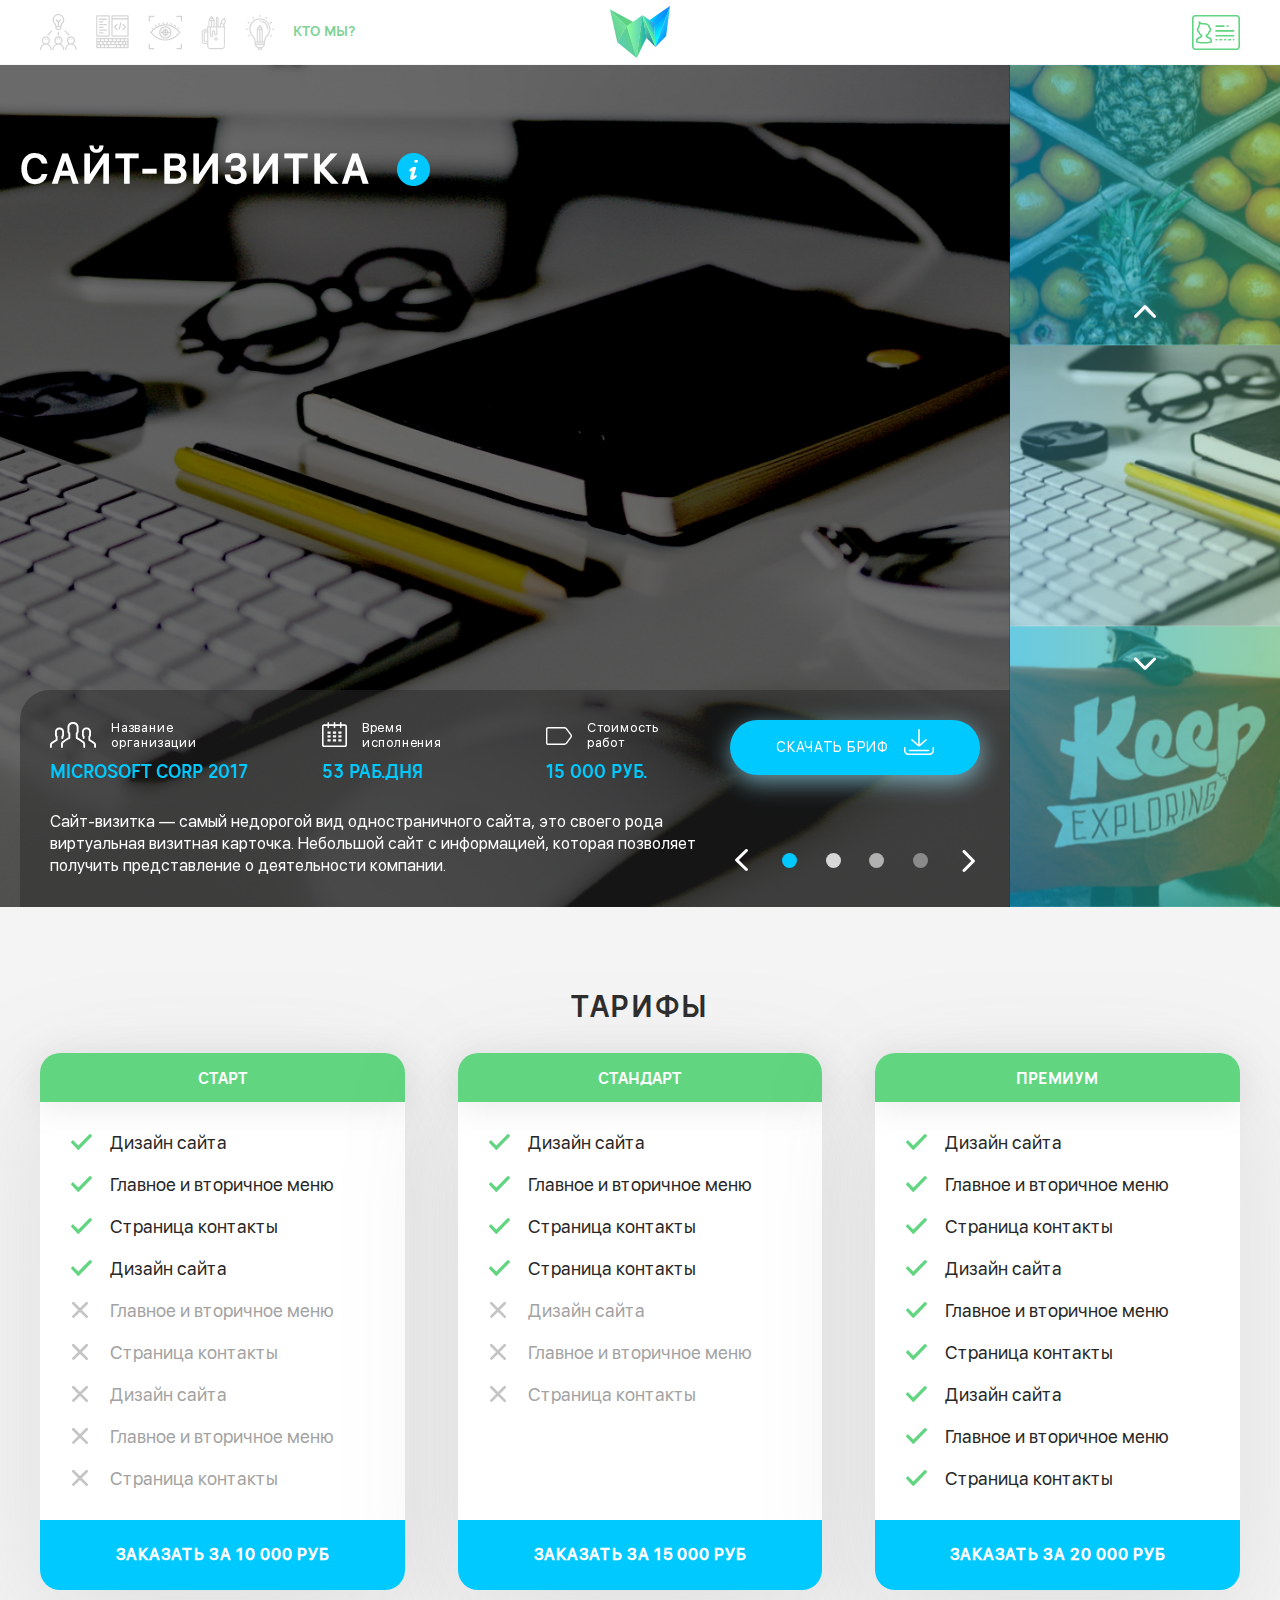
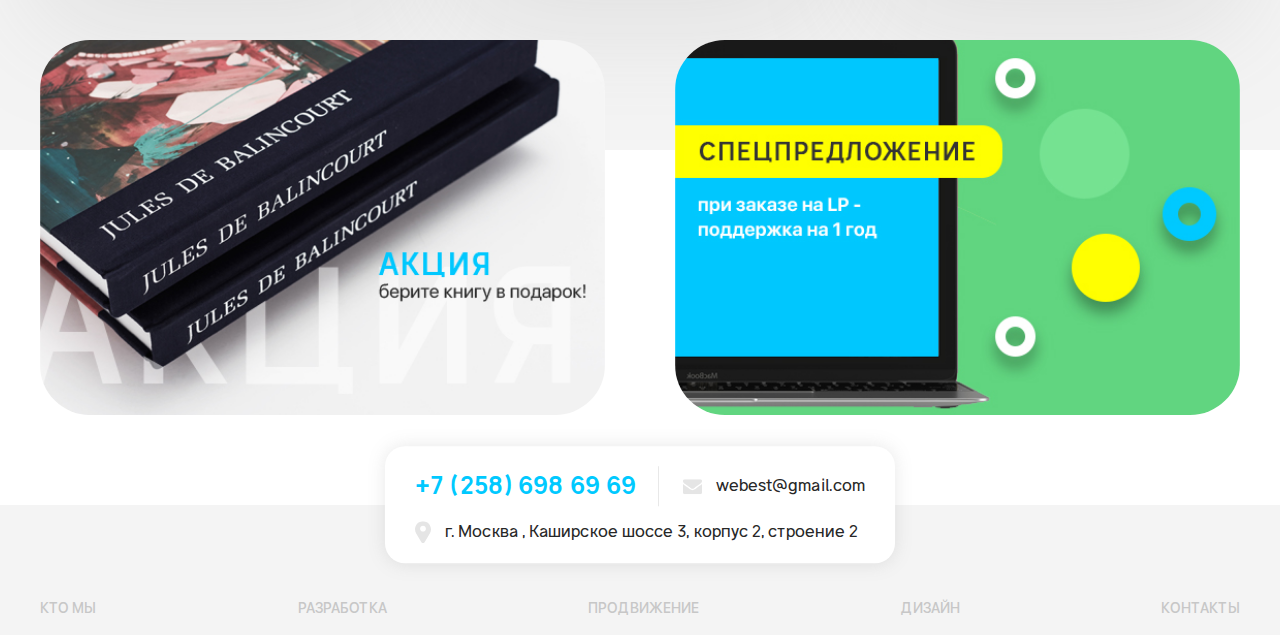
<file: portfolio.html>
<!doctype html>
<!--[if lt IE 7]>      <html class="no-js lt-ie9 lt-ie8 lt-ie7" lang="ru"> <![endif]-->
<!--[if IE 7]>         <html class="no-js lt-ie9 lt-ie8" lang="ru"> <![endif]-->
<!--[if IE 8]>         <html class="no-js lt-ie9" lang="ru"> <![endif]-->
<!--[if gt IE 8]><!--> <html class="no-js" lang="ru"> <!--<![endif]-->
    <head>
        <meta charset="utf-8">
        <title>Webest - Портфолио</title>
        <meta name="description" content="">
        <meta name="keywords" content="">
        <meta name="viewport" content="width=device-width, initial-scale=1">
        <link rel="stylesheet" href="css/normalize.min.css">
        <link rel="stylesheet" href="vendor/swiper/css/swiper.min.css">
        <link rel="stylesheet" href="vendor/vegas/vegas.min.css">
        <link rel="stylesheet" href="css/main.css">

		<link rel="shortcut icon" href="favicon.ico" type="image/x-icon" />
		<link rel="apple-touch-icon" href="apple-touch-icon.png" />
		<link rel="apple-touch-icon" sizes="57x57" href="apple-touch-icon-57x57.png" />
		<link rel="apple-touch-icon" sizes="72x72" href="apple-touch-icon-72x72.png" />
		<link rel="apple-touch-icon" sizes="76x76" href="apple-touch-icon-76x76.png" />
		<link rel="apple-touch-icon" sizes="114x114" href="apple-touch-icon-114x114.png" />
		<link rel="apple-touch-icon" sizes="120x120" href="apple-touch-icon-120x120.png" />
		<link rel="apple-touch-icon" sizes="144x144" href="apple-touch-icon-144x144.png" />
		<link rel="apple-touch-icon" sizes="152x152" href="apple-touch-icon-152x152.png" />
		<link rel="apple-touch-icon" sizes="180x180" href="apple-touch-icon-180x180.png" />

        <script src="vendor/modernizr-2.8.3-respond-1.4.2.min.js"></script>
    </head>
    <body>
        <!--[if lt IE 8]>
            <p class="browserupgrade">Вы используете <strong>устаревший</strong> браузер. Пожалуйста <a href="http://browsehappy.com/">обновите ваш браузер</a></p>
        <![endif]-->
		<header class="header">
			<div class="container">
				<div class="header__body">
					<nav class="header__nav">
						<a href="#"><svg xmlns="http://www.w3.org/2000/svg" width="37" height="36"><path d="M33.3 29.9C35.4 30.8 36.8 32.9 36.8 35.4 36.8 35.7 36.5 36 36.2 36 35.8 36 35.5 35.7 35.5 35.4 35.5 32.8 33.5 30.7 30.9 30.7 28.4 30.7 26.3 32.8 26.3 35.4 26.3 35.7 26 36 25.7 36 25.3 36 25 35.7 25 35.4 25 32.9 26.5 30.8 28.5 29.9 27.5 29.1 26.8 27.9 26.8 26.5 26.8 24.2 28.6 22.3 30.9 22.3 33.2 22.3 35.1 24.2 35.1 26.5 35.1 27.9 34.4 29.1 33.3 29.9ZM30.9 23.6C29.4 23.6 28.1 24.9 28.1 26.5 28.1 28.1 29.4 29.4 30.9 29.4 32.5 29.4 33.8 28.1 33.8 26.5 33.8 24.9 32.5 23.6 30.9 23.6ZM31.8 25.7C31.5 25.7 31.2 25.4 31.2 25 31.2 24.7 31.5 24.4 31.8 24.4 32.2 24.4 32.5 24.7 32.5 25 32.5 25.4 32.2 25.7 31.8 25.7ZM29.5 25.7C29.1 25.7 28.8 25.4 28.8 25 28.8 24.7 29.1 24.4 29.5 24.4 29.8 24.4 30.1 24.7 30.1 25 30.1 25.4 29.8 25.7 29.5 25.7ZM28.8 21.4C28.7 21.4 28.5 21.3 28.4 21.2L24.5 17.3C24.3 17.1 24.3 16.6 24.5 16.4 24.8 16.1 25.2 16.1 25.4 16.4L29.3 20.3C29.5 20.5 29.5 21 29.3 21.2 29.2 21.3 29 21.4 28.8 21.4ZM23.7 36C23.3 36 23 35.7 23 35.4 23 32.8 21 30.7 18.4 30.7 15.9 30.7 13.8 32.8 13.8 35.4 13.8 35.7 13.5 36 13.2 36 12.8 36 12.5 35.7 12.5 35.4 12.5 32.9 14 30.8 16 29.9 15 29.1 14.3 27.9 14.3 26.5 14.3 24.2 16.1 22.3 18.4 22.3 20.7 22.3 22.6 24.2 22.6 26.5 22.6 27.9 21.9 29.1 20.8 29.9 22.9 30.8 24.3 32.9 24.3 35.4 24.3 35.7 24 36 23.7 36ZM21.3 26.5C21.3 24.9 20 23.6 18.4 23.6 16.8 23.6 15.6 24.9 15.6 26.5 15.6 28.1 16.8 29.4 18.4 29.4 20 29.4 21.3 28.1 21.3 26.5ZM19.6 25.7C19.2 25.7 19 25.4 19 25 19 24.7 19.2 24.4 19.6 24.4 19.9 24.4 20.2 24.7 20.2 25 20.2 25.4 19.9 25.7 19.6 25.7ZM17.2 25.7C16.9 25.7 16.6 25.4 16.6 25 16.6 24.7 16.9 24.4 17.2 24.4 17.6 24.4 17.9 24.7 17.9 25 17.9 25.4 17.6 25.7 17.2 25.7ZM19.1 18.4L19.1 20.9C19.1 21.2 18.8 21.5 18.4 21.5 18.1 21.5 17.8 21.2 17.8 20.9L17.8 18.4C17.8 18 18.1 17.7 18.4 17.7 18.8 17.7 19.1 18 19.1 18.4ZM21.5 12.7L21.5 13.4C21.5 15 20.3 16.2 18.8 16.2L18 16.2C16.5 16.2 15.3 15 15.3 13.4L15.3 12.7C15.3 11.7 14.9 10.7 14.2 10 13.2 8.9 12.6 7.5 12.6 6 12.5 2.7 15.1 0 18.3 0 19.9 0 21.4 0.6 22.5 1.7 23.6 2.8 24.3 4.3 24.3 5.9 24.3 7.4 23.7 8.9 22.6 10 21.9 10.7 21.5 11.7 21.5 12.7ZM16.6 13.4C16.6 14.2 17.3 14.9 18 14.9L18.8 14.9C19.6 14.9 20.2 14.2 20.2 13.4L20.2 13.3 16.6 13.3 16.6 13.4ZM21.6 2.6C20.8 1.8 19.6 1.3 18.4 1.3 18.4 1.3 18.4 1.3 18.4 1.3 15.8 1.3 13.8 3.4 13.9 6 13.9 7.1 14.3 8.3 15.1 9.1 15.9 9.9 16.4 10.9 16.6 12L17.8 12 17.8 8.3 15.9 6.4C15.6 6.1 15.6 5.7 15.9 5.5 16.1 5.2 16.5 5.2 16.8 5.5L18.4 7.1 20.1 5.5C20.3 5.2 20.7 5.2 21 5.5 21.2 5.7 21.2 6.1 21 6.4L19.1 8.3 19.1 12 20.3 12C20.4 10.9 20.9 9.9 21.7 9.1 22.5 8.2 23 7.1 23 5.9 23 4.7 22.5 3.5 21.6 2.6ZM8.5 21.2C8.3 21.3 8.2 21.4 8 21.4 7.8 21.4 7.7 21.3 7.6 21.2 7.3 21 7.3 20.5 7.6 20.3L11.4 16.4C11.7 16.1 12.1 16.1 12.3 16.4 12.6 16.6 12.6 17.1 12.3 17.3L8.5 21.2ZM10 26.5C10 27.9 9.4 29.1 8.3 29.9 10.4 30.8 11.8 32.9 11.8 35.4 11.8 35.7 11.5 36 11.2 36 10.8 36 10.5 35.7 10.5 35.4 10.5 32.8 8.5 30.7 5.9 30.7 3.4 30.7 1.3 32.8 1.3 35.4 1.3 35.7 1 36 0.6 36 0.3 36 0 35.7 0 35.4 0 32.9 1.4 30.8 3.5 29.9 2.5 29.1 1.8 27.9 1.8 26.5 1.8 24.2 3.6 22.3 5.9 22.3 8.2 22.3 10 24.2 10 26.5ZM5.9 23.6C4.3 23.6 3 24.9 3 26.5 3 28.1 4.3 29.4 5.9 29.4 7.5 29.4 8.8 28.1 8.8 26.5 8.8 24.9 7.5 23.6 5.9 23.6ZM7.4 25.7C7 25.7 6.7 25.4 6.7 25 6.7 24.7 7 24.4 7.4 24.4 7.7 24.4 8 24.7 8 25 8 25.4 7.7 25.7 7.4 25.7ZM5 25.7C4.7 25.7 4.4 25.4 4.4 25 4.4 24.7 4.7 24.4 5 24.4 5.4 24.4 5.7 24.7 5.7 25 5.7 25.4 5.4 25.7 5 25.7Z" fill="rgb(214, 214, 214)"/></svg></a>
						<a href="#"><svg xmlns="http://www.w3.org/2000/svg" width="33" height="34"><path d="M32 33.3L0.8 33.3C0.5 33.3 0.2 33 0.2 32.7L0.2 23.6C0.2 23.3 0.5 23 0.8 23L32 23C32.4 23 32.7 23.3 32.7 23.6L32.7 32.7C32.7 33 32.4 33.3 32 33.3ZM25 32L27.7 32 27.7 30.3 25 30.3 25 32ZM29.1 29L29.1 27.3 27.5 27.3 27.5 29 29.1 29ZM26.2 29L26.2 27.3 23.5 27.3 23.5 29 26.2 29ZM21 32L23.7 32 23.7 30.3 21 30.3 21 32ZM22.3 29L22.3 27.3 19.6 27.3 19.6 29 22.3 29ZM13.1 32L19.7 32 19.7 30.3 13.1 30.3 13.1 32ZM18.3 29L18.3 27.3 15.6 27.3 15.6 29 18.3 29ZM14.3 29L14.3 27.3 11.6 27.3 11.6 29 14.3 29ZM9.1 32L11.8 32 11.8 30.3 9.1 30.3 9.1 32ZM10.4 29L10.4 27.3 7.7 27.3 7.7 29 10.4 29ZM5.2 32L7.9 32 7.9 30.3 5.2 30.3 5.2 32ZM6.4 29L6.4 27.3 3.7 27.3 3.7 29 6.4 29ZM1.4 32L3.9 32 3.9 30.3 1.4 30.3 1.4 32ZM1.4 29L2.4 29 2.4 27.3 1.4 27.3 1.4 29ZM3.9 24.3L1.4 24.3 1.4 26 3.9 26 3.9 24.3ZM7.9 24.3L5.2 24.3 5.2 26 7.9 26 7.9 24.3ZM11.8 24.3L9.1 24.3 9.1 26 11.8 26 11.8 24.3ZM15.8 24.3L13.1 24.3 13.1 26 15.8 26 15.8 24.3ZM19.7 24.3L17.1 24.3 17.1 26 19.7 26 19.7 24.3ZM23.7 24.3L21 24.3 21 26 23.7 26 23.7 24.3ZM27.7 24.3L25 24.3 25 26 27.7 26 27.7 24.3ZM31.4 24.3L28.9 24.3 28.9 26 31.4 26 31.4 24.3ZM30.4 27.3L30.4 29 31.4 29 31.4 27.3 30.4 27.3ZM31.4 30.3L28.9 30.3 28.9 32 31.4 32 31.4 30.3ZM32 21.8L16 21.8C15.6 21.8 15.4 21.5 15.4 21.1L15.4 0.9C15.4 0.6 15.6 0.3 16 0.3L32 0.3C32.4 0.3 32.7 0.6 32.7 0.9L32.7 21.1C32.7 21.5 32.4 21.8 32 21.8ZM16.6 20.5L31.4 20.5 31.4 4.4 16.6 4.4 16.6 20.5ZM31.4 1.6L16.6 1.6 16.6 3.1 31.4 3.1 31.4 1.6ZM27.5 15.1C27.4 15.2 27.2 15.3 27 15.3 26.9 15.3 26.7 15.2 26.6 15.1 26.3 14.8 26.3 14.4 26.6 14.2L28.6 12.1 26.6 10C26.3 9.8 26.3 9.4 26.6 9.1 26.8 8.9 27.2 8.9 27.5 9.1L29.9 11.6C30.2 11.9 30.2 12.3 29.9 12.6L27.5 15.1ZM23.9 14.3C23.8 14.6 23.5 14.8 23.3 14.8 23.2 14.8 23.2 14.8 23.1 14.8 22.8 14.7 22.6 14.3 22.6 14L24.2 7.8C24.2 7.4 24.6 7.2 24.9 7.3 25.3 7.4 25.5 7.7 25.4 8.1L23.9 14.3ZM19.4 12.1L21.4 14.2C21.7 14.4 21.7 14.8 21.4 15.1 21.3 15.2 21.2 15.3 21 15.3 20.8 15.3 20.7 15.2 20.5 15.1L18.1 12.6C17.8 12.3 17.8 11.9 18.1 11.6L20.5 9.1C20.8 8.9 21.2 8.9 21.4 9.1 21.7 9.4 21.7 9.8 21.4 10L19.4 12.1ZM13.1 21.8L0.8 21.8C0.5 21.8 0.2 21.5 0.2 21.1L0.2 0.9C0.2 0.6 0.5 0.3 0.8 0.3L13.1 0.3C13.4 0.3 13.7 0.6 13.7 0.9L13.7 21.1C13.7 21.5 13.4 21.8 13.1 21.8ZM12.5 1.6L1.4 1.6 1.4 20.5 12.5 20.5 12.5 1.6ZM3.5 3.6L10.4 3.6C10.8 3.6 11 3.8 11 4.2 11 4.6 10.8 4.9 10.4 4.9L3.5 4.9C3.1 4.9 2.8 4.6 2.8 4.2 2.8 3.8 3.1 3.6 3.5 3.6ZM3.5 6.3L7 6.3C7.3 6.3 7.6 6.6 7.6 6.9 7.6 7.3 7.3 7.6 7 7.6L3.5 7.6C3.1 7.6 2.8 7.3 2.8 6.9 2.8 6.6 3.1 6.3 3.5 6.3ZM3.5 9L10.4 9C10.8 9 11 9.3 11 9.7 11 10 10.8 10.3 10.4 10.3L3.5 10.3C3.1 10.3 2.8 10 2.8 9.7 2.8 9.3 3.1 9 3.5 9ZM3.5 11.7L7 11.7C7.3 11.7 7.6 12 7.6 12.4 7.6 12.7 7.3 13 7 13L3.5 13C3.1 13 2.8 12.7 2.8 12.4 2.8 12 3.1 11.7 3.5 11.7ZM3.5 14.5L10.4 14.5C10.8 14.5 11 14.7 11 15.1 11 15.5 10.8 15.8 10.4 15.8L3.5 15.8C3.1 15.8 2.8 15.5 2.8 15.1 2.8 14.7 3.1 14.5 3.5 14.5ZM3.5 17.2L7 17.2C7.3 17.2 7.6 17.5 7.6 17.8 7.6 18.2 7.3 18.5 7 18.5L3.5 18.5C3.1 18.5 2.8 18.2 2.8 17.8 2.8 17.5 3.1 17.2 3.5 17.2Z" fill="rgb(214, 214, 214)"/></svg></a>
						<a href="#"><svg xmlns="http://www.w3.org/2000/svg" width="34" height="35"><path d="M33.4 34.2L28.9 34.2C28.6 34.2 28.3 33.9 28.3 33.6 28.3 33.2 28.6 32.9 28.9 32.9L32.8 32.9 32.8 29C32.8 28.7 33.1 28.4 33.4 28.4 33.7 28.4 34 28.7 34 29L34 33.6C34 33.9 33.7 34.2 33.4 34.2ZM33.4 6.4C33.1 6.4 32.8 6.1 32.8 5.8L32.8 1.9 28.9 1.9C28.6 1.9 28.3 1.6 28.3 1.3 28.3 0.9 28.6 0.7 28.9 0.7L33.4 0.7C33.7 0.7 34 0.9 34 1.3L34 5.8C34 6.1 33.7 6.4 33.4 6.4ZM27.5 11.7C27.4 11.7 27.3 11.7 27.2 11.6 26.9 11.4 26.7 11.3 26.4 11.1 26.1 10.9 26 10.6 26.2 10.3 26.4 10 26.8 9.9 27 10.1 27.3 10.2 27.6 10.4 27.9 10.6 28.1 10.8 28.2 11.1 28 11.4 27.9 11.6 27.7 11.7 27.5 11.7ZM23.9 9.8C23.8 9.8 23.7 9.8 23.6 9.8 23.4 9.6 23.1 9.5 22.8 9.5 22.5 9.4 22.3 9 22.4 8.7 22.5 8.4 22.8 8.2 23.2 8.3 23.5 8.4 23.8 8.5 24.1 8.6 24.4 8.7 24.5 9.1 24.4 9.4 24.3 9.6 24.1 9.8 23.9 9.8ZM19.9 8.8C19.8 8.8 19.8 8.8 19.8 8.8 19.5 8.7 19.2 8.7 18.9 8.7 18.5 8.6 18.3 8.4 18.3 8 18.4 7.7 18.6 7.4 19 7.5 19.3 7.5 19.6 7.5 19.9 7.6 20.3 7.6 20.5 7.9 20.5 8.3 20.4 8.6 20.2 8.8 19.9 8.8ZM29.9 13.8C29.8 13.7 29.7 13.6 29.6 13.5 29.4 13.3 29.4 12.9 29.6 12.7 29.8 12.4 30.2 12.4 30.4 12.6 30.6 12.7 30.7 12.9 30.8 13 31 13.2 31 13.6 30.8 13.8 30.7 14 30.5 14 30.4 14 30.2 14 30.1 14 29.9 13.8ZM32.2 17C32.4 17.1 32.4 17.3 32.4 17.4 32.4 17.6 32.4 17.7 32.2 17.8L29.6 20.5C26.3 23.8 21.9 25.6 17.3 25.6 12.7 25.6 8.4 23.8 5.1 20.5L2.4 17.8C2.3 17.7 2.3 17.6 2.3 17.4 2.3 17.3 2.3 17.1 2.4 17L5.1 14.3C8.4 11 12.7 9.2 17.3 9.2 21.9 9.2 26.3 11 29.6 14.3L32.2 17ZM17.3 10.4C13 10.4 9 12.1 6 15.1L3.7 17.4 6 19.7C9 22.7 13 24.4 17.3 24.4 21.6 24.4 25.7 22.7 28.7 19.7L31 17.4 28.7 15.1C25.7 12.1 21.6 10.4 17.3 10.4ZM17.3 23.6C13.9 23.6 11.2 20.8 11.2 17.4 11.2 14 13.9 11.2 17.3 11.2 20.7 11.2 23.5 14 23.5 17.4 23.5 20.8 20.7 23.6 17.3 23.6ZM17.3 12.5C14.6 12.5 12.4 14.7 12.4 17.4 12.4 20.2 14.6 22.4 17.3 22.4 20.1 22.4 22.3 20.2 22.3 17.4 22.3 14.7 20.1 12.5 17.3 12.5ZM17.9 20.7L17.9 21.3C17.9 21.7 17.7 22 17.3 22 17 22 16.7 21.7 16.7 21.3L16.7 20.7C15.4 20.4 14.3 19.4 14.1 18L13.4 18C13.1 18 12.8 17.8 12.8 17.4 12.8 17.1 13.1 16.8 13.4 16.8L14.1 16.8C14.3 15.5 15.4 14.4 16.7 14.2L16.7 13.5C16.7 13.2 17 12.9 17.3 12.9 17.7 12.9 17.9 13.2 17.9 13.5L17.9 14.2C19.3 14.4 20.3 15.5 20.6 16.8L21.2 16.8C21.6 16.8 21.9 17.1 21.9 17.4 21.9 17.8 21.6 18 21.2 18L20.6 18C20.3 19.4 19.3 20.4 17.9 20.7ZM16.7 15.4C16.1 15.6 15.5 16.1 15.3 16.8L16.7 16.8 16.7 15.4ZM16.7 18L15.3 18C15.5 18.7 16.1 19.2 16.7 19.4L16.7 18ZM17.9 15.4L17.9 16.8 19.3 16.8C19.1 16.1 18.6 15.6 17.9 15.4ZM17.9 18L17.9 19.4C18.6 19.2 19.1 18.7 19.3 18L17.9 18ZM15.8 8.7C15.5 8.7 15.2 8.7 14.9 8.8 14.9 8.8 14.8 8.8 14.8 8.8 14.5 8.8 14.2 8.6 14.2 8.3 14.2 7.9 14.4 7.6 14.7 7.6 15 7.5 15.4 7.5 15.7 7.5 16 7.4 16.3 7.7 16.3 8 16.4 8.4 16.1 8.6 15.8 8.7ZM11.9 9.5C11.6 9.5 11.3 9.6 11 9.8 11 9.8 10.9 9.8 10.8 9.8 10.6 9.8 10.3 9.6 10.2 9.4 10.1 9.1 10.3 8.7 10.6 8.6 10.9 8.5 11.2 8.4 11.5 8.3 11.8 8.2 12.2 8.4 12.3 8.7 12.4 9 12.2 9.4 11.9 9.5ZM8.2 11.1C8 11.3 7.7 11.4 7.5 11.6 7.4 11.7 7.3 11.7 7.1 11.7 6.9 11.7 6.8 11.6 6.6 11.4 6.4 11.1 6.5 10.8 6.8 10.6 7.1 10.4 7.3 10.2 7.6 10.1 7.9 9.9 8.3 10 8.5 10.3 8.6 10.6 8.5 10.9 8.2 11.1ZM5.1 12.7C5.3 12.9 5.3 13.3 5.1 13.5 4.9 13.6 4.8 13.7 4.7 13.8 4.6 14 4.4 14 4.3 14 4.1 14 4 14 3.9 13.8 3.6 13.6 3.6 13.2 3.9 13 4 12.9 4.1 12.8 4.2 12.6 4.5 12.4 4.8 12.4 5.1 12.7ZM5.8 1.9L1.9 1.9 1.9 5.8C1.9 6.1 1.6 6.4 1.3 6.4 0.9 6.4 0.7 6.1 0.7 5.8L0.7 1.3C0.7 0.9 0.9 0.7 1.3 0.7L5.8 0.7C6.1 0.7 6.4 0.9 6.4 1.3 6.4 1.6 6.1 1.9 5.8 1.9ZM1.3 28.4C1.6 28.4 1.9 28.7 1.9 29L1.9 32.9 5.8 32.9C6.1 32.9 6.4 33.2 6.4 33.6 6.4 33.9 6.1 34.2 5.8 34.2L1.3 34.2C0.9 34.2 0.7 33.9 0.7 33.6L0.7 29C0.7 28.7 0.9 28.4 1.3 28.4Z" fill="rgb(211, 211, 211)"/></svg></a>
						<a href="#"><svg xmlns="http://www.w3.org/2000/svg" width="25" height="35"><path d="M24.7 6.5L23.1 11.4 24.1 11.4C24.4 11.4 24.6 11.6 24.6 11.9 24.6 12.2 24.4 12.4 24.1 12.4L23.9 12.4 23.9 31C23.9 32.7 22.5 34.2 20.8 34.2L9.4 34.2C7.7 34.2 6.2 32.7 6.2 31L6.2 29.3 4.2 29.3C2.2 29.3 0.7 27.7 0.7 25.8L0.7 17.8C0.7 15.9 2.2 14.3 4.2 14.3L6.2 14.3 6.2 12.4 6.1 12.4C5.8 12.4 5.6 12.2 5.6 11.9 5.6 11.6 5.8 11.4 6.1 11.4L7.5 11.4 7.5 5C7.5 4.9 7.5 4.8 7.6 4.7L10.1 0.9C10.2 0.8 10.3 0.7 10.5 0.7 10.7 0.7 10.9 0.8 11 0.9L13.5 4.7C13.5 4.8 13.6 4.9 13.6 5L13.6 11.4 14.8 11.4 14.9 3.5C14.9 2.7 15.5 2.1 16.3 2.1 17 2.1 17.6 2.7 17.6 3.5L17.7 11.4 18.4 11.4 20.5 5.1C20.7 4.5 21.1 4 21.6 3.8 22 3.6 22.4 3.5 22.8 3.6L23 2.9C23.1 2.6 23.4 2.4 23.7 2.5 24 2.6 24.1 2.9 24 3.2L23.8 3.9C24.7 4.5 25 5.5 24.7 6.5ZM6.2 17.4L4.3 17.4C4 17.4 3.8 17.7 3.8 18L3.8 25.6C3.8 25.9 4 26.2 4.3 26.2L6.2 26.2 6.2 17.4ZM6.2 27.2L4.3 27.2C3.4 27.2 2.7 26.5 2.7 25.6L2.7 18C2.7 17.1 3.4 16.3 4.3 16.3L6.2 16.3 6.2 15.4 4.2 15.4C2.8 15.4 1.8 16.5 1.8 17.8L1.8 25.8C1.8 27.1 2.8 28.2 4.2 28.2L6.2 28.2 6.2 27.2ZM10.5 2.2L10 3C10.2 3.1 10.3 3.1 10.5 3.1 10.7 3.1 10.9 3.1 11.1 3L10.5 2.2ZM11.7 3.9C11.3 4.1 10.9 4.2 10.5 4.2 10.1 4.2 9.7 4.1 9.4 3.9L8.8 4.7C9.9 5.1 11.1 5.1 12.2 4.7L11.7 3.9ZM8.5 5.8L8.5 11.4 10 11.4 10 6C9.5 6 9 5.9 8.5 5.8ZM12.5 5.8C12 5.9 11.5 6 11.1 6L11.1 11.4 12.5 11.4 12.5 5.8ZM15.3 12.5C15.2 12.5 15.2 12.5 15.2 12.4L9.9 12.4 9.9 20.3C9.9 20.6 10.1 20.9 10.4 20.9 10.7 20.9 11 20.6 11 20.3L11 16.9C11 16 11.7 15.3 12.6 15.3 13.5 15.3 14.2 16 14.2 16.9L14.2 18.7C14.2 19 14.4 19.2 14.7 19.2 15 19.2 15.3 19 15.3 18.7L15.3 12.5ZM16.5 3.5C16.5 3.3 16.4 3.2 16.3 3.2 16.1 3.2 16 3.3 16 3.5L15.9 11.4 16.6 11.4 16.5 3.5ZM16.4 12.5L16.4 18.7C16.4 19.6 15.6 20.3 14.7 20.3 13.9 20.3 13.1 19.6 13.1 18.7L13.1 16.9C13.1 16.6 12.9 16.4 12.6 16.4 12.3 16.4 12.1 16.6 12.1 16.9L12.1 20.3C12.1 21.2 11.3 21.9 10.4 21.9 9.5 21.9 8.8 21.2 8.8 20.3L8.8 12.4 7.3 12.4 7.3 31C7.3 32.1 8.3 33.1 9.4 33.1L20.8 33.1C21.9 33.1 22.9 32.1 22.9 31L22.9 31 22.9 12.4 16.4 12.5ZM20.3 9.1L19.5 11.4 21.9 11.4 22.5 9.8 20.3 9.1ZM23 4.7C22.7 4.6 22.4 4.6 22.1 4.8 21.8 4.9 21.6 5.1 21.5 5.4L20.6 8 22.8 8.8 23.7 6.2C23.9 5.6 23.6 4.9 23 4.7ZM15.1 25.6C14.1 25.6 13.4 24.9 13.4 23.9 13.4 23 14.1 22.2 15.1 22.2 16 22.2 16.8 23 16.8 23.9 16.8 24.9 16 25.6 15.1 25.6ZM15.1 23.3C14.7 23.3 14.5 23.6 14.5 23.9 14.5 24.3 14.7 24.5 15.1 24.5 15.4 24.5 15.7 24.3 15.7 23.9 15.7 23.6 15.4 23.3 15.1 23.3Z" fill="rgb(215, 215, 215)"/></svg></a>
						<a href="#"><svg xmlns="http://www.w3.org/2000/svg" width="29" height="36"><path d="M28.4 15.8L27.3 15.8C26.9 15.8 26.7 15.5 26.7 15.2 26.7 14.8 26.9 14.5 27.3 14.5L28.4 14.5C28.7 14.5 29 14.8 29 15.2 29 15.5 28.7 15.8 28.4 15.8ZM26.9 8.9L25.9 9.4C25.8 9.5 25.7 9.5 25.6 9.5 25.4 9.5 25.2 9.4 25.1 9.2 24.9 8.9 25 8.5 25.3 8.3L26.2 7.8C26.5 7.6 26.9 7.7 27.1 8 27.3 8.3 27.2 8.7 26.9 8.9ZM22.4 22.5C21 24 20.2 26 20.2 28.1L20.2 29.5C20.2 31.5 18.9 33.3 17.1 33.9L17.1 34.2C17.1 35.2 16.3 36 15.3 36L14.4 36C13.4 36 12.6 35.2 12.6 34.2L12.6 33.9C10.8 33.3 9.5 31.5 9.5 29.5L9.5 28.1C9.5 26 8.7 24 7.2 22.5 5.3 20.5 4.3 17.9 4.2 15.2 4.2 9.3 8.8 4.4 14.7 4.3 17.5 4.3 20.2 5.4 22.3 7.4 24.3 9.4 25.4 12.1 25.4 15 25.4 17.8 24.4 20.5 22.4 22.5ZM13.8 34.2C13.8 34.5 14.1 34.7 14.4 34.7L15.3 34.7C15.6 34.7 15.8 34.5 15.8 34.2L15.8 34.2 15.8 34.2C15.7 34.2 15.6 34.2 15.5 34.2L14.1 34.2C14 34.2 13.9 34.2 13.8 34.2L13.8 34.2ZM14.1 32.9L15.5 32.9C16.9 32.9 18.1 32.1 18.6 30.9L11 30.9C11.6 32.1 12.8 32.9 14.1 32.9ZM10.8 29.5C10.8 29.6 10.8 29.6 10.8 29.6L18.9 29.6C18.9 29.6 18.9 29.6 18.9 29.5L18.9 28.7 10.8 28.7 10.8 29.5ZM14.8 14.5C14.5 14.5 14.1 14.4 13.7 14.3L13.3 14.9C14.3 15.1 15.4 15.1 16.3 14.9L15.9 14.3C15.6 14.4 15.2 14.5 14.8 14.5ZM15.2 13.2L14.8 12.6 14.5 13.2C14.6 13.2 14.7 13.2 14.8 13.2 15 13.2 15.1 13.2 15.2 13.2ZM13 16.1L13 27.4 14.2 27.4 14.2 16.3C13.8 16.3 13.4 16.2 13 16.1ZM15.5 16.3L15.5 27.4 16.7 27.4 16.7 16.1C16.3 16.2 15.9 16.3 15.5 16.3ZM21.4 8.3C19.6 6.5 17.3 5.6 14.8 5.6 14.8 5.6 14.7 5.6 14.7 5.6 12.2 5.6 9.9 6.6 8.1 8.4 6.4 10.3 5.5 12.6 5.5 15.2 5.5 17.6 6.5 19.9 8.1 21.6 9.7 23.2 10.6 25.3 10.7 27.4L11.8 27.4 11.8 15.2C11.8 15.1 11.8 14.9 11.9 14.8L14.3 11.1C14.4 11 14.6 10.9 14.8 10.9 15 10.9 15.2 11 15.4 11.1L17.8 14.8C17.9 14.9 17.9 15.1 17.9 15.2L17.9 27.4 18.9 27.4C19.1 25.3 20 23.2 21.5 21.6 23.2 19.8 24.2 17.5 24.2 15 24.2 12.5 23.2 10.1 21.4 8.3ZM22.7 15.7C22.4 15.7 22.1 15.4 22.1 15 22.1 11.8 19.9 8.9 16.8 8 16.5 7.9 16.3 7.5 16.4 7.2 16.5 6.8 16.8 6.6 17.2 6.7 20.8 7.8 23.4 11.2 23.4 15 23.4 15.4 23.1 15.7 22.7 15.7ZM15.3 7.7C15.3 7.7 15.2 7.7 15.2 7.7 15.1 7.7 14.9 7.7 14.7 7.7 14.7 7.7 14.7 7.7 14.7 7.7 14.4 7.7 14.1 7.4 14.1 7.1 14.1 6.7 14.4 6.4 14.7 6.4 14.9 6.4 15.1 6.4 15.3 6.4 15.6 6.4 15.9 6.7 15.9 7.1 15.9 7.4 15.6 7.7 15.3 7.7ZM21.6 4.6C21.5 4.8 21.3 4.9 21.1 4.9 21 4.9 20.8 4.9 20.7 4.8 20.4 4.6 20.3 4.2 20.5 3.9L21.1 3C21.2 2.7 21.6 2.6 21.9 2.8 22.2 2.9 22.3 3.3 22.1 3.6L21.6 4.6ZM14.8 3.2C14.5 3.2 14.2 2.9 14.2 2.6L14.2 1.5C14.2 1.1 14.5 0.8 14.8 0.8 15.2 0.8 15.5 1.1 15.5 1.5L15.5 2.6C15.5 2.9 15.2 3.2 14.8 3.2ZM8.9 4.8C8.8 4.9 8.7 4.9 8.6 4.9 8.4 4.9 8.2 4.8 8.1 4.6L7.5 3.6C7.3 3.3 7.5 2.9 7.8 2.8 8 2.6 8.4 2.7 8.6 3L9.1 3.9C9.3 4.2 9.2 4.6 8.9 4.8ZM4.1 9.5C3.9 9.5 3.8 9.5 3.7 9.4L2.8 8.9C2.5 8.7 2.4 8.3 2.6 8 2.7 7.7 3.1 7.6 3.4 7.8L4.4 8.3C4.7 8.5 4.8 8.9 4.6 9.2 4.5 9.4 4.3 9.5 4.1 9.5ZM3 15.2C3 15.5 2.7 15.8 2.4 15.8L1.3 15.8C0.9 15.8 0.7 15.5 0.7 15.2 0.7 14.8 0.9 14.5 1.3 14.5L2.4 14.5C2.7 14.5 3 14.8 3 15.2ZM2.8 21.5L3.7 20.9C4 20.7 4.4 20.8 4.6 21.1 4.8 21.4 4.7 21.8 4.4 22L3.4 22.6C3.3 22.6 3.2 22.6 3.1 22.6 2.9 22.6 2.7 22.5 2.6 22.3 2.4 22 2.5 21.6 2.8 21.5ZM25.9 20.9L26.9 21.5C27.2 21.6 27.3 22 27.1 22.3 27 22.5 26.8 22.6 26.6 22.6 26.5 22.6 26.3 22.6 26.2 22.6L25.3 22C25 21.8 24.9 21.4 25.1 21.1 25.2 20.8 25.6 20.7 25.9 20.9Z" fill="rgb(218, 218, 218)"/></svg></a>
						<a href="#" class="header__nav_a"><span>Кто мы?</span></a>
					</nav>
					<a href="/" class="header__logo"><img src="images/logo.png" alt=""></a>
					<div class="header__right">
						<div class="header__right_btn"><svg xmlns="http://www.w3.org/2000/svg" width="48" height="35"><path d="M44.6 35L3.4 35C1.5 35 0 33.5 0 31.6L0 3.4C0 1.5 1.5 0 3.4 0L44.6 0C46.5 0 48 1.5 48 3.4L48 31.6C48 33.5 46.5 35 44.6 35ZM46.4 3.4C46.4 2.4 45.6 1.6 44.6 1.6L3.4 1.6C2.4 1.6 1.6 2.4 1.6 3.4L1.6 31.6C1.6 32.6 2.4 33.4 3.4 33.4L44.6 33.4C45.6 33.4 46.4 32.6 46.4 31.6L46.4 3.4ZM41.6 25.5C41.4 25.5 41.2 25.4 41 25.2 40.9 25.1 40.8 24.9 40.8 24.7 40.8 24.4 40.9 24.2 41 24.1 41.3 23.8 41.9 23.8 42.2 24.1 42.3 24.2 42.4 24.4 42.4 24.7 42.4 24.9 42.3 25.1 42.2 25.2 42 25.4 41.8 25.5 41.6 25.5ZM41.6 21.5L24 21.5C23.6 21.5 23.2 21.1 23.2 20.7 23.2 20.2 23.6 19.9 24 19.9L41.6 19.9C42 19.9 42.4 20.2 42.4 20.7 42.4 21.1 42 21.5 41.6 21.5ZM41.6 16.7L24 16.7C23.6 16.7 23.2 16.3 23.2 15.9 23.2 15.5 23.6 15.1 24 15.1L41.6 15.1C42 15.1 42.4 15.5 42.4 15.9 42.4 16.3 42 16.7 41.6 16.7ZM36 11.9L35.2 11.9C34.8 11.9 34.4 11.6 34.4 11.1 34.4 10.7 34.8 10.3 35.2 10.3L36 10.3C36.4 10.3 36.8 10.7 36.8 11.1 36.8 11.6 36.4 11.9 36 11.9ZM32 11.9L24 11.9C23.6 11.9 23.2 11.6 23.2 11.1 23.2 10.7 23.6 10.3 24 10.3L32 10.3C32.4 10.3 32.8 10.7 32.8 11.1 32.8 11.6 32.4 11.9 32 11.9ZM12 28.6C4 28.6 4 27.1 4 26.5L4 25.4C4 24.2 4.7 23.1 5.8 22.5L8.8 21 8.8 20.7C7.5 20 6.6 18.8 6.1 17.2 5.3 16.8 4.8 16 4.8 15.1L4.8 14.3C4.8 13.6 5.1 12.9 5.7 12.5 5.8 11.7 6 11 6.3 10.4 6.4 10.1 6.5 9.9 6.6 9.7 6.8 9.2 6.8 9.2 6.6 8.4 6.6 8.1 6.5 7.7 6.5 7.4 6.4 7 6.7 6.6 7.1 6.4 7.5 6.3 7.9 6.4 8.2 6.7 8.3 6.9 8.6 7.1 8.9 7.4 9.8 7.9 10.8 8 11.5 7.9 11.7 7.9 11.8 7.9 12 7.9 15.7 7.9 17.8 9.4 18.3 12.5 18.9 12.9 19.2 13.6 19.2 14.3L19.2 15.1C19.2 16 18.7 16.8 17.9 17.2 17.4 18.8 16.5 20 15.2 20.7L15.2 21 18.1 22.5C19.3 23 20 24.2 20 25.5L20 26.5C20 27.1 20 28.6 12 28.6ZM18.4 25.5C18.4 24.8 18 24.2 17.4 23.9L14.4 22.4C13.9 22.1 13.6 21.6 13.6 21.1L13.6 19.7 14.1 19.5C15.3 18.9 16.1 17.9 16.5 16.4L16.6 16 17 15.9C17.4 15.8 17.6 15.5 17.6 15.1L17.6 14.3C17.6 14 17.4 13.8 17.2 13.6L16.8 13.4 16.7 13C16.5 10.6 15 9.5 12 9.5 11.9 9.5 11.7 9.5 11.6 9.5 10.4 9.6 9.3 9.4 8.3 8.9 8.4 9.5 8.3 9.8 8 10.3 7.9 10.5 7.9 10.7 7.8 11 7.5 11.6 7.3 12.3 7.3 13L7.2 13.4 6.8 13.6C6.6 13.8 6.4 14 6.4 14.3L6.4 15.1C6.4 15.5 6.6 15.8 7 15.9L7.4 16 7.5 16.4C7.9 17.9 8.7 18.9 9.9 19.5L10.4 19.7 10.4 21.1C10.4 21.6 10.1 22.1 9.6 22.4L6.5 23.9C6 24.2 5.6 24.8 5.6 25.4L5.6 26.3C6.1 26.6 8.1 27 12 27 15.9 27 17.9 26.6 18.4 26.3L18.4 25.5ZM24 23.9L24.8 23.9C25.2 23.9 25.6 24.2 25.6 24.7 25.6 25.1 25.2 25.5 24.8 25.5L24 25.5C23.6 25.5 23.2 25.1 23.2 24.7 23.2 24.2 23.6 23.9 24 23.9ZM28 23.9L29.6 23.9C30 23.9 30.4 24.2 30.4 24.7 30.4 25.1 30 25.5 29.6 25.5L28 25.5C27.6 25.5 27.2 25.1 27.2 24.7 27.2 24.2 27.6 23.9 28 23.9ZM32.8 23.9L33.6 23.9C34 23.9 34.4 24.2 34.4 24.7 34.4 25.1 34 25.5 33.6 25.5L32.8 25.5C32.4 25.5 32 25.1 32 24.7 32 24.2 32.4 23.9 32.8 23.9ZM36.8 23.9L38.4 23.9C38.8 23.9 39.2 24.2 39.2 24.7 39.2 25.1 38.8 25.5 38.4 25.5L36.8 25.5C36.4 25.5 36 25.1 36 24.7 36 24.2 36.4 23.9 36.8 23.9Z" fill="rgb(96, 212, 128)"/></svg></div>
						<div class="header__right_body">
							<div class="header__right_call g_btn" data-name="call" data-txt="Заказать звонок"><span>заказать звонок</span></div>
							<a href="tel:+72586986969" class="header__right_tel"><span>+7 (258) 698 69 69</span></a>
							<p><a href="mailto:webest@gmail.com"><i><svg xmlns="http://www.w3.org/2000/svg" width="19" height="15"><path d="M18.5 14.5C18.2 14.8 17.8 15 17.3 15L1.7 15C1.2 15 0.8 14.8 0.5 14.5 0.2 14.2 0 13.8 0 13.3L0 4.8C0.3 5.2 0.7 5.5 1.1 5.8 3.6 7.5 5.4 8.7 6.3 9.4 6.7 9.7 7.1 10 7.3 10.1 7.6 10.3 7.9 10.5 8.3 10.6 8.7 10.8 9.1 10.9 9.5 10.9L9.5 10.9C9.9 10.9 10.3 10.8 10.7 10.6 11.1 10.5 11.4 10.3 11.7 10.1 11.9 10 12.3 9.7 12.7 9.4 13.9 8.6 15.6 7.3 17.9 5.8 18.3 5.5 18.7 5.2 19 4.8L19 13.3C19 13.8 18.8 14.2 18.5 14.5ZM17.2 4.6C14.5 6.5 12.9 7.6 12.2 8.1 12.2 8.1 12 8.2 11.8 8.4 11.5 8.6 11.4 8.7 11.2 8.8 11 8.9 10.9 9 10.7 9.2 10.4 9.3 10.2 9.4 10 9.4 9.8 9.5 9.7 9.5 9.5 9.5L9.5 9.5C9.3 9.5 9.2 9.5 9 9.4 8.8 9.4 8.6 9.3 8.3 9.2 8.1 9 7.9 8.9 7.8 8.8 7.6 8.7 7.5 8.6 7.2 8.4 7 8.2 6.8 8.1 6.8 8.1 6.1 7.6 5.2 7 4 6.1 2.8 5.3 2.1 4.8 1.8 4.6 1.4 4.3 1 3.9 0.6 3.4 0.2 2.9 0 2.4 0 1.9 0 1.4 0.1 0.9 0.4 0.6 0.7 0.2 1.2 0 1.7 0L17.3 0C17.8 0 18.2 0.2 18.5 0.5 18.8 0.8 19 1.2 19 1.7 19 2.3 18.8 2.8 18.5 3.3 18.1 3.8 17.7 4.3 17.2 4.6Z" fill="rgb(255, 255, 255)"/></svg></i><span>webest@gmail.com</span></a></p>
							<p><a href="mailto:webest@gmail.com" target="_blank"><i><svg xmlns="http://www.w3.org/2000/svg" width="16" height="22"><path d="M8 0L8 0C3.6 0 0 3.6 0 8 0 9.5 0.5 10.9 1.2 12.2L6.4 21.1C6.7 21.7 7.4 22 8 22 8.6 22 9.2 21.7 9.6 21.1L14.8 12.2C15.5 11 16 9.5 16 8 16 3.6 12.4 0 8 0L8 0ZM8 10.3C6.4 10.3 5.1 9 5.1 7.4 5.1 5.8 6.4 4.5 8 4.5 9.6 4.5 10.9 5.8 10.9 7.4 10.9 9 9.6 10.3 8 10.3L8 10.3Z" fill="rgb(255, 255, 255)"/></svg></i><span>г. Москва , Каширское шоссе 3, <br> корпус 2, строение 2</span></a></p>
						</div>
					</div>
				</div>
			</div>
		</header>

        <section class="s_portfolio" style="background-image: url('images/bg/main.jpg')">
        	<div class="s_portfolio__slider swiper-wrapper">
        		<div class="s_portfolio__item swiper-slide">
					<div class="s_portfolio__item_imgs" data-src="images/portfolio/slider/1.jpg,http://lorempixel.com/1920/700,http://lorempixel.com/1920/708,http://lorempixel.com/1920/715"></div>
        			<div class="container">
        				<div class="s_portfolio__txt">
							<div class="s_portfolio__txt_head">
								<h2>Сайт-визитка </h2>
								<div class="g_tooltip"><img src="images/ico/i.png" alt=""><small>Сайт-визитка — самый недорогой вид одностраничного сайта, это своего рода виртуальная визитная карточка. Небольшой сайт с информацией, которая позволяет получить представление о деятельности компании. </small></div>
							</div>
							<div class="s_portfolio__info swiper-no-swiping">
								<div class="s_portfolio__info_left">
									<div class="s_portfolio__info_row">
										<div>
											<p>
												<i><svg xmlns="http://www.w3.org/2000/svg" width="46" height="26" viewBox="0 0 46 26"><path d="M45.1 26C44.6 26 44.1 25.6 44.1 25.1L44.1 22.6C44.1 22.4 44 22.2 43.9 22 41.7 20.3 39.5 19.1 39 18.9 38.6 18.7 38.4 18.3 38.4 17.9L38.4 14.5C38.4 14.2 38.6 13.9 38.8 13.7 39 13.6 39.1 13.4 39.1 13.2L39.1 9.6C39.1 8.4 38.1 7.3 36.9 7.3L36.1 7.3C34.9 7.3 33.8 8.4 33.8 9.6L33.8 13.2C33.8 13.4 34 13.6 34.1 13.7 34.4 13.9 34.6 14.2 34.6 14.5L34.6 16.1C34.6 16.7 34.1 17.1 33.6 17.1 33.1 17.1 32.7 16.7 32.7 16.1L32.7 14.9C32.2 14.5 32 13.8 32 13.2L32 9.6C32 7.3 33.8 5.5 36.1 5.5L36.9 5.5C39.1 5.5 41 7.3 41 9.6L41 13.2C41 13.8 40.7 14.5 40.2 14.9L40.2 17.4C41.2 17.9 43.2 19 45 20.6 45.7 21.1 46 21.8 46 22.6L46 25.1C46 25.6 45.6 26 45.1 26ZM34 19.5C34.7 20.1 35.1 21 35.1 21.9L35.1 25.1C35.1 25.6 34.7 26 34.2 26 33.7 26 33.2 25.6 33.3 25.1L33.3 21.9C33.3 21.5 33.1 21.2 32.8 20.9 30 18.7 27 17.1 26.5 16.9 26.1 16.7 25.8 16.3 25.8 15.8L25.8 11.4C25.8 11.1 26 10.8 26.2 10.6 26.6 10.4 26.7 10.1 26.7 9.7L26.7 5.1C26.7 3.3 25.3 1.9 23.5 1.9L22.6 1.9C20.8 1.9 19.4 3.3 19.4 5.1L19.4 9.7C19.4 10.1 19.6 10.4 19.9 10.6 20.1 10.8 20.3 11.1 20.3 11.4L20.3 15.8C20.3 16.3 20.1 16.7 19.7 16.8 19.1 17.1 16.1 18.6 13.3 20.9 13 21.2 12.9 21.5 12.9 21.9L12.9 25.1C12.9 25.6 12.4 26 11.9 26 11.4 26 11 25.6 11 25.1L11 21.9C11 21 11.4 20.1 12.1 19.5 14.6 17.4 17.3 15.9 18.4 15.4L18.4 11.8C17.8 11.3 17.5 10.5 17.5 9.7L17.5 5.1C17.5 2.3 19.8 0 22.6 0L23.5 0C26.3 0 28.6 2.3 28.6 5.1L28.6 9.7C28.6 10.5 28.2 11.3 27.7 11.8L27.7 15.4C28.8 15.9 31.4 17.4 34 19.5ZM13.3 16.2C13.3 16.7 12.9 17.1 12.4 17.1 11.8 17.1 11.4 16.7 11.4 16.2L11.4 14.5C11.4 14.2 11.6 13.9 11.8 13.7 12 13.6 12.2 13.4 12.2 13.2L12.2 9.6C12.2 8.4 11.1 7.4 9.9 7.4L9.1 7.4C7.9 7.4 6.9 8.4 6.9 9.6L6.9 13.2C6.9 13.4 7 13.6 7.2 13.7 7.4 13.9 7.6 14.2 7.6 14.5L7.6 17.9C7.6 18.3 7.4 18.7 7 18.9 6.5 19.1 4.3 20.3 2.1 22 2 22.2 1.9 22.4 1.9 22.6L1.9 25.1C1.9 25.6 1.4 26 0.9 26 0.4 26 0 25.6 0 25.1L0 22.6C0 21.8 0.4 21.1 1 20.6 2.8 19 4.8 17.9 5.7 17.4L5.7 14.9C5.3 14.5 5 13.8 5 13.2L5 9.6C5 7.3 6.9 5.5 9.1 5.5L9.9 5.5C12.2 5.5 14 7.3 14 9.6L14 13.2C14 13.8 13.7 14.5 13.3 14.9L13.3 16.2Z" fill="rgb(255, 255, 255)"/></svg></i>
												<span>Название организации</span>
											</p>
											<h5>Microsoft corp 2017</h5>
										</div>
										<div>
											<p>
												<i><svg xmlns="http://www.w3.org/2000/svg" width="25" height="25" viewBox="0 0 25 25"><path d="M22.9 25L2.1 25C0.9 25 0 24.1 0 22.9L0 4.4C0 3.3 0.9 2.3 2.1 2.3L5.5 2.3 5.5 0.8C5.5 0.3 5.8 0 6.2 0 6.7 0 7 0.3 7 0.8L7 2.3 11.7 2.3 11.7 0.8C11.7 0.3 12.1 0 12.5 0 12.9 0 13.3 0.3 13.3 0.8L13.3 2.3 18 2.3 18 0.8C18 0.3 18.3 0 18.7 0 19.2 0 19.5 0.3 19.5 0.8L19.5 2.3 22.9 2.3C24.1 2.3 25 3.3 25 4.4L25 22.9C25 24.1 24.1 25 22.9 25ZM23.4 4.4C23.4 4.1 23.2 3.9 22.9 3.9L19.5 3.9 19.5 5.5C19.5 5.9 19.2 6.2 18.7 6.2 18.3 6.2 18 5.9 18 5.5L18 3.9 13.3 3.9 13.3 5.5C13.3 5.9 12.9 6.2 12.5 6.2 12.1 6.2 11.7 5.9 11.7 5.5L11.7 3.9 7 3.9 7 5.5C7 5.9 6.7 6.2 6.2 6.2 5.8 6.2 5.5 5.9 5.5 5.5L5.5 3.9 2.1 3.9C1.8 3.9 1.6 4.1 1.6 4.4L1.6 22.9C1.6 23.2 1.8 23.4 2.1 23.4L22.9 23.4C23.2 23.4 23.4 23.2 23.4 22.9L23.4 4.4ZM16.4 17.2L19.5 17.2 19.5 19.5 16.4 19.5 16.4 17.2ZM16.4 13.3L19.5 13.3 19.5 15.6 16.4 15.6 16.4 13.3ZM16.4 9.4L19.5 9.4 19.5 11.7 16.4 11.7 16.4 9.4ZM10.9 17.2L14.1 17.2 14.1 19.5 10.9 19.5 10.9 17.2ZM10.9 13.3L14.1 13.3 14.1 15.6 10.9 15.6 10.9 13.3ZM10.9 9.4L14.1 9.4 14.1 11.7 10.9 11.7 10.9 9.4ZM5.5 17.2L8.6 17.2 8.6 19.5 5.5 19.5 5.5 17.2ZM5.5 13.3L8.6 13.3 8.6 15.6 5.5 15.6 5.5 13.3ZM5.5 9.4L8.6 9.4 8.6 11.7 5.5 11.7 5.5 9.4Z" fill="rgb(255, 255, 255)"/></svg></i>
												<span>Время исполнения</span>
											</p>
											<h5>53 раб.дня</h5>
										</div>
										<div>
											<p>
												<i><svg xmlns="http://www.w3.org/2000/svg" width="26" height="18" viewBox="0 0 26 18"><path d="M25.5 7.5L21.1 1.4C20.5 0.6 19.3 0 18.3 0L2.1 0C0.9 0 0 0.9 0 2.1L0 15.9C0 17.1 0.9 18 2.1 18L18.3 18C19.3 18 20.5 17.4 21.1 16.6L25.5 10.5C26.2 9.7 26.2 8.3 25.5 7.5L25.5 7.5ZM24.4 9.7L19.9 15.8C19.6 16.2 18.8 16.6 18.3 16.6L2.1 16.6C1.7 16.6 1.4 16.3 1.4 15.9L1.4 2.1C1.4 1.7 1.7 1.4 2.1 1.4L18.3 1.4C18.8 1.4 19.6 1.8 19.9 2.2L24.4 8.3C24.6 8.7 24.6 9.3 24.4 9.7L24.4 9.7Z" fill="rgb(255, 255, 255)"/></svg></i>
												<span>Стоимость работ</span>
											</p>
											<h5>15 000 руб.</h5>
										</div>
									</div>
									<p>Сайт-визитка — самый недорогой вид одностраничного сайта, это своего рода виртуальная визитная карточка. Небольшой сайт с информацией, которая позволяет получить представление о деятельности компании.</p>
								</div>
								<div class="s_portfolio__info_right">
									<a href="#" class="g_btn"><span>Скачать бриф</span><svg xmlns="http://www.w3.org/2000/svg" width="30" height="26"><path d="M25.4 26L4.6 26C2.1 26 0 24 0 21.5L0 18.6C0 18.2 0.3 17.9 0.8 17.9 1.2 17.9 1.5 18.2 1.5 18.6L1.5 21.5C1.5 23.1 2.9 24.5 4.6 24.5L25.4 24.5C27.1 24.5 28.5 23.1 28.5 21.5L28.5 18.6C28.5 18.2 28.8 17.9 29.2 17.9 29.7 17.9 30 18.2 30 18.6L30 21.5C30 24 27.9 26 25.4 26ZM24.6 22.3L5.4 22.3C5 22.3 4.6 22 4.6 21.6 4.6 21.2 5 20.8 5.4 20.8L24.6 20.8C25 20.8 25.4 21.2 25.4 21.6 25.4 22 25 22.3 24.6 22.3ZM16.3 16.9C15.9 17.2 15.5 17.4 15 17.4 14.5 17.4 14.1 17.2 13.7 16.9L7.3 11.3C7 11 7 10.5 7.3 10.2 7.6 9.9 8 9.9 8.3 10.2L14.2 15.3 14.2 0.8C14.2 0.3 14.6 0 15 0 15.4 0 15.8 0.3 15.8 0.8L15.8 15.3 21.7 10.2C22 9.9 22.4 9.9 22.7 10.2 23 10.5 23 11 22.7 11.3L16.3 16.9Z" fill="rgb(255, 255, 255)"/></svg></a>
									<div class="s_portfolio__info_pager">
										<div class="s_portfolio__info_pagerLeft"><svg xmlns="http://www.w3.org/2000/svg" width="13" height="23"><path d="M0.5 9.9L10.3 0.5C10.9-0.1 11.9-0.1 12.5 0.5 13.1 1.1 13.1 2 12.5 2.6L3.9 11 12.5 19.4C13.1 20 13.1 21 12.5 21.6 11.9 22.2 10.9 22.2 10.3 21.6L0.5 12.1C0.2 11.8 0 11.4 0 11 0 10.6 0.2 10.2 0.5 9.9L0.5 9.9Z" fill="rgb(255, 255, 255)"/></svg></div>
										<span class="_current"></span>
										<span></span>
										<span></span>
										<span></span>
										<div class="s_portfolio__info_pagerRight"><svg xmlns="http://www.w3.org/2000/svg" width="13" height="22"><path d="M12.5 12.1L3.1 21.5C2.5 22.1 1.5 22.1 0.9 21.5 0.3 20.9 0.3 20 0.9 19.4L9.3 11 0.9 2.6C0.3 2 0.3 1 0.9 0.4 1.5-0.2 2.5-0.2 3.1 0.4L12.5 9.9C12.8 10.2 13 10.6 13 11 13 11.4 12.8 11.8 12.5 12.1L12.5 12.1Z" fill="rgb(255, 255, 255)"/></svg></div>
									</div>
								</div>
							</div>
        				</div>
        			</div>
        		</div>
				<div class="s_portfolio__item swiper-slide">
					<div class="s_portfolio__item_imgs" data-src="http://lorempixel.com/1920/745,images/portfolio/slider/1.jpg,http://lorempixel.com/1920/700,images/portfolio/slider/1.jpg,http://lorempixel.com/1920/715"></div>
					<div class="container">
						<div class="s_portfolio__txt">
							<div class="s_portfolio__txt_head">
								<h2>Корпоративный сайт 2</h2>
								<div class="g_tooltip"><img src="images/ico/i.png" alt=""><small>Своего рода виртуальная визитная карточка. Небольшой сайт с информацией, которая позволяет получить представление о деятельности компании. </small></div>
							</div>
							<div class="s_portfolio__info swiper-no-swiping">
								<div class="s_portfolio__info_left">
									<div class="s_portfolio__info_row">
										<div>
											<p>
												<i><svg xmlns="http://www.w3.org/2000/svg" width="46" height="26" viewBox="0 0 46 26"><path d="M45.1 26C44.6 26 44.1 25.6 44.1 25.1L44.1 22.6C44.1 22.4 44 22.2 43.9 22 41.7 20.3 39.5 19.1 39 18.9 38.6 18.7 38.4 18.3 38.4 17.9L38.4 14.5C38.4 14.2 38.6 13.9 38.8 13.7 39 13.6 39.1 13.4 39.1 13.2L39.1 9.6C39.1 8.4 38.1 7.3 36.9 7.3L36.1 7.3C34.9 7.3 33.8 8.4 33.8 9.6L33.8 13.2C33.8 13.4 34 13.6 34.1 13.7 34.4 13.9 34.6 14.2 34.6 14.5L34.6 16.1C34.6 16.7 34.1 17.1 33.6 17.1 33.1 17.1 32.7 16.7 32.7 16.1L32.7 14.9C32.2 14.5 32 13.8 32 13.2L32 9.6C32 7.3 33.8 5.5 36.1 5.5L36.9 5.5C39.1 5.5 41 7.3 41 9.6L41 13.2C41 13.8 40.7 14.5 40.2 14.9L40.2 17.4C41.2 17.9 43.2 19 45 20.6 45.7 21.1 46 21.8 46 22.6L46 25.1C46 25.6 45.6 26 45.1 26ZM34 19.5C34.7 20.1 35.1 21 35.1 21.9L35.1 25.1C35.1 25.6 34.7 26 34.2 26 33.7 26 33.2 25.6 33.3 25.1L33.3 21.9C33.3 21.5 33.1 21.2 32.8 20.9 30 18.7 27 17.1 26.5 16.9 26.1 16.7 25.8 16.3 25.8 15.8L25.8 11.4C25.8 11.1 26 10.8 26.2 10.6 26.6 10.4 26.7 10.1 26.7 9.7L26.7 5.1C26.7 3.3 25.3 1.9 23.5 1.9L22.6 1.9C20.8 1.9 19.4 3.3 19.4 5.1L19.4 9.7C19.4 10.1 19.6 10.4 19.9 10.6 20.1 10.8 20.3 11.1 20.3 11.4L20.3 15.8C20.3 16.3 20.1 16.7 19.7 16.8 19.1 17.1 16.1 18.6 13.3 20.9 13 21.2 12.9 21.5 12.9 21.9L12.9 25.1C12.9 25.6 12.4 26 11.9 26 11.4 26 11 25.6 11 25.1L11 21.9C11 21 11.4 20.1 12.1 19.5 14.6 17.4 17.3 15.9 18.4 15.4L18.4 11.8C17.8 11.3 17.5 10.5 17.5 9.7L17.5 5.1C17.5 2.3 19.8 0 22.6 0L23.5 0C26.3 0 28.6 2.3 28.6 5.1L28.6 9.7C28.6 10.5 28.2 11.3 27.7 11.8L27.7 15.4C28.8 15.9 31.4 17.4 34 19.5ZM13.3 16.2C13.3 16.7 12.9 17.1 12.4 17.1 11.8 17.1 11.4 16.7 11.4 16.2L11.4 14.5C11.4 14.2 11.6 13.9 11.8 13.7 12 13.6 12.2 13.4 12.2 13.2L12.2 9.6C12.2 8.4 11.1 7.4 9.9 7.4L9.1 7.4C7.9 7.4 6.9 8.4 6.9 9.6L6.9 13.2C6.9 13.4 7 13.6 7.2 13.7 7.4 13.9 7.6 14.2 7.6 14.5L7.6 17.9C7.6 18.3 7.4 18.7 7 18.9 6.5 19.1 4.3 20.3 2.1 22 2 22.2 1.9 22.4 1.9 22.6L1.9 25.1C1.9 25.6 1.4 26 0.9 26 0.4 26 0 25.6 0 25.1L0 22.6C0 21.8 0.4 21.1 1 20.6 2.8 19 4.8 17.9 5.7 17.4L5.7 14.9C5.3 14.5 5 13.8 5 13.2L5 9.6C5 7.3 6.9 5.5 9.1 5.5L9.9 5.5C12.2 5.5 14 7.3 14 9.6L14 13.2C14 13.8 13.7 14.5 13.3 14.9L13.3 16.2Z" fill="rgb(255, 255, 255)"/></svg></i>
												<span>Название организации</span>
											</p>
											<h5>Microsoft corp 2017</h5>
										</div>
										<div>
											<p>
												<i><svg xmlns="http://www.w3.org/2000/svg" width="25" height="25" viewBox="0 0 25 25"><path d="M22.9 25L2.1 25C0.9 25 0 24.1 0 22.9L0 4.4C0 3.3 0.9 2.3 2.1 2.3L5.5 2.3 5.5 0.8C5.5 0.3 5.8 0 6.2 0 6.7 0 7 0.3 7 0.8L7 2.3 11.7 2.3 11.7 0.8C11.7 0.3 12.1 0 12.5 0 12.9 0 13.3 0.3 13.3 0.8L13.3 2.3 18 2.3 18 0.8C18 0.3 18.3 0 18.7 0 19.2 0 19.5 0.3 19.5 0.8L19.5 2.3 22.9 2.3C24.1 2.3 25 3.3 25 4.4L25 22.9C25 24.1 24.1 25 22.9 25ZM23.4 4.4C23.4 4.1 23.2 3.9 22.9 3.9L19.5 3.9 19.5 5.5C19.5 5.9 19.2 6.2 18.7 6.2 18.3 6.2 18 5.9 18 5.5L18 3.9 13.3 3.9 13.3 5.5C13.3 5.9 12.9 6.2 12.5 6.2 12.1 6.2 11.7 5.9 11.7 5.5L11.7 3.9 7 3.9 7 5.5C7 5.9 6.7 6.2 6.2 6.2 5.8 6.2 5.5 5.9 5.5 5.5L5.5 3.9 2.1 3.9C1.8 3.9 1.6 4.1 1.6 4.4L1.6 22.9C1.6 23.2 1.8 23.4 2.1 23.4L22.9 23.4C23.2 23.4 23.4 23.2 23.4 22.9L23.4 4.4ZM16.4 17.2L19.5 17.2 19.5 19.5 16.4 19.5 16.4 17.2ZM16.4 13.3L19.5 13.3 19.5 15.6 16.4 15.6 16.4 13.3ZM16.4 9.4L19.5 9.4 19.5 11.7 16.4 11.7 16.4 9.4ZM10.9 17.2L14.1 17.2 14.1 19.5 10.9 19.5 10.9 17.2ZM10.9 13.3L14.1 13.3 14.1 15.6 10.9 15.6 10.9 13.3ZM10.9 9.4L14.1 9.4 14.1 11.7 10.9 11.7 10.9 9.4ZM5.5 17.2L8.6 17.2 8.6 19.5 5.5 19.5 5.5 17.2ZM5.5 13.3L8.6 13.3 8.6 15.6 5.5 15.6 5.5 13.3ZM5.5 9.4L8.6 9.4 8.6 11.7 5.5 11.7 5.5 9.4Z" fill="rgb(255, 255, 255)"/></svg></i>
												<span>Время исполнения</span>
											</p>
											<h5>53 раб.дня</h5>
										</div>
										<div>
											<p>
												<i><svg xmlns="http://www.w3.org/2000/svg" width="26" height="18" viewBox="0 0 26 18"><path d="M25.5 7.5L21.1 1.4C20.5 0.6 19.3 0 18.3 0L2.1 0C0.9 0 0 0.9 0 2.1L0 15.9C0 17.1 0.9 18 2.1 18L18.3 18C19.3 18 20.5 17.4 21.1 16.6L25.5 10.5C26.2 9.7 26.2 8.3 25.5 7.5L25.5 7.5ZM24.4 9.7L19.9 15.8C19.6 16.2 18.8 16.6 18.3 16.6L2.1 16.6C1.7 16.6 1.4 16.3 1.4 15.9L1.4 2.1C1.4 1.7 1.7 1.4 2.1 1.4L18.3 1.4C18.8 1.4 19.6 1.8 19.9 2.2L24.4 8.3C24.6 8.7 24.6 9.3 24.4 9.7L24.4 9.7Z" fill="rgb(255, 255, 255)"/></svg></i>
												<span>Стоимость работ</span>
											</p>
											<h5>15 000 руб.</h5>
										</div>
									</div>
									<p>Lorem ipsum dolor sit — самый недорогой вид одностраничного сайта, это своего рода виртуальная визитная карточка. Небольшой сайт с информацией, которая позволяет получить представление о деятельности компании.</p>
								</div>
								<div class="s_portfolio__info_right">
									<a href="#" class="g_btn"><span>Скачать бриф</span><svg xmlns="http://www.w3.org/2000/svg" width="30" height="26"><path d="M25.4 26L4.6 26C2.1 26 0 24 0 21.5L0 18.6C0 18.2 0.3 17.9 0.8 17.9 1.2 17.9 1.5 18.2 1.5 18.6L1.5 21.5C1.5 23.1 2.9 24.5 4.6 24.5L25.4 24.5C27.1 24.5 28.5 23.1 28.5 21.5L28.5 18.6C28.5 18.2 28.8 17.9 29.2 17.9 29.7 17.9 30 18.2 30 18.6L30 21.5C30 24 27.9 26 25.4 26ZM24.6 22.3L5.4 22.3C5 22.3 4.6 22 4.6 21.6 4.6 21.2 5 20.8 5.4 20.8L24.6 20.8C25 20.8 25.4 21.2 25.4 21.6 25.4 22 25 22.3 24.6 22.3ZM16.3 16.9C15.9 17.2 15.5 17.4 15 17.4 14.5 17.4 14.1 17.2 13.7 16.9L7.3 11.3C7 11 7 10.5 7.3 10.2 7.6 9.9 8 9.9 8.3 10.2L14.2 15.3 14.2 0.8C14.2 0.3 14.6 0 15 0 15.4 0 15.8 0.3 15.8 0.8L15.8 15.3 21.7 10.2C22 9.9 22.4 9.9 22.7 10.2 23 10.5 23 11 22.7 11.3L16.3 16.9Z" fill="rgb(255, 255, 255)"/></svg></a>
									<div class="s_portfolio__info_pager">
										<div class="s_portfolio__info_pagerLeft"><svg xmlns="http://www.w3.org/2000/svg" width="13" height="23"><path d="M0.5 9.9L10.3 0.5C10.9-0.1 11.9-0.1 12.5 0.5 13.1 1.1 13.1 2 12.5 2.6L3.9 11 12.5 19.4C13.1 20 13.1 21 12.5 21.6 11.9 22.2 10.9 22.2 10.3 21.6L0.5 12.1C0.2 11.8 0 11.4 0 11 0 10.6 0.2 10.2 0.5 9.9L0.5 9.9Z" fill="rgb(255, 255, 255)"/></svg></div>
										<span class="_current"></span>
										<span></span>
										<span></span>
										<span></span>
										<span></span>
										<div class="s_portfolio__info_pagerRight"><svg xmlns="http://www.w3.org/2000/svg" width="13" height="22"><path d="M12.5 12.1L3.1 21.5C2.5 22.1 1.5 22.1 0.9 21.5 0.3 20.9 0.3 20 0.9 19.4L9.3 11 0.9 2.6C0.3 2 0.3 1 0.9 0.4 1.5-0.2 2.5-0.2 3.1 0.4L12.5 9.9C12.8 10.2 13 10.6 13 11 13 11.4 12.8 11.8 12.5 12.1L12.5 12.1Z" fill="rgb(255, 255, 255)"/></svg></div>
									</div>
								</div>
							</div>
						</div>
					</div>
				</div>
				<div class="s_portfolio__item swiper-slide">
					<div class="s_portfolio__item_imgs" data-src="http://lorempixel.com/1920/708,http://lorempixel.com/1920/700,http://lorempixel.com/1920/708"></div>
					<div class="container">
						<div class="s_portfolio__txt">
							<div class="s_portfolio__txt_head">
								<h2>Корпоративный сайт 3</h2>
								<div class="g_tooltip"><img src="images/ico/i.png" alt=""><small>Своего рода виртуальная визитная карточка. Небольшой сайт с информацией, которая позволяет получить представление о деятельности компании. </small></div>
							</div>
							<div class="s_portfolio__info swiper-no-swiping">
								<div class="s_portfolio__info_left">
									<div class="s_portfolio__info_row">
										<div>
											<p>
												<i><svg xmlns="http://www.w3.org/2000/svg" width="46" height="26" viewBox="0 0 46 26"><path d="M45.1 26C44.6 26 44.1 25.6 44.1 25.1L44.1 22.6C44.1 22.4 44 22.2 43.9 22 41.7 20.3 39.5 19.1 39 18.9 38.6 18.7 38.4 18.3 38.4 17.9L38.4 14.5C38.4 14.2 38.6 13.9 38.8 13.7 39 13.6 39.1 13.4 39.1 13.2L39.1 9.6C39.1 8.4 38.1 7.3 36.9 7.3L36.1 7.3C34.9 7.3 33.8 8.4 33.8 9.6L33.8 13.2C33.8 13.4 34 13.6 34.1 13.7 34.4 13.9 34.6 14.2 34.6 14.5L34.6 16.1C34.6 16.7 34.1 17.1 33.6 17.1 33.1 17.1 32.7 16.7 32.7 16.1L32.7 14.9C32.2 14.5 32 13.8 32 13.2L32 9.6C32 7.3 33.8 5.5 36.1 5.5L36.9 5.5C39.1 5.5 41 7.3 41 9.6L41 13.2C41 13.8 40.7 14.5 40.2 14.9L40.2 17.4C41.2 17.9 43.2 19 45 20.6 45.7 21.1 46 21.8 46 22.6L46 25.1C46 25.6 45.6 26 45.1 26ZM34 19.5C34.7 20.1 35.1 21 35.1 21.9L35.1 25.1C35.1 25.6 34.7 26 34.2 26 33.7 26 33.2 25.6 33.3 25.1L33.3 21.9C33.3 21.5 33.1 21.2 32.8 20.9 30 18.7 27 17.1 26.5 16.9 26.1 16.7 25.8 16.3 25.8 15.8L25.8 11.4C25.8 11.1 26 10.8 26.2 10.6 26.6 10.4 26.7 10.1 26.7 9.7L26.7 5.1C26.7 3.3 25.3 1.9 23.5 1.9L22.6 1.9C20.8 1.9 19.4 3.3 19.4 5.1L19.4 9.7C19.4 10.1 19.6 10.4 19.9 10.6 20.1 10.8 20.3 11.1 20.3 11.4L20.3 15.8C20.3 16.3 20.1 16.7 19.7 16.8 19.1 17.1 16.1 18.6 13.3 20.9 13 21.2 12.9 21.5 12.9 21.9L12.9 25.1C12.9 25.6 12.4 26 11.9 26 11.4 26 11 25.6 11 25.1L11 21.9C11 21 11.4 20.1 12.1 19.5 14.6 17.4 17.3 15.9 18.4 15.4L18.4 11.8C17.8 11.3 17.5 10.5 17.5 9.7L17.5 5.1C17.5 2.3 19.8 0 22.6 0L23.5 0C26.3 0 28.6 2.3 28.6 5.1L28.6 9.7C28.6 10.5 28.2 11.3 27.7 11.8L27.7 15.4C28.8 15.9 31.4 17.4 34 19.5ZM13.3 16.2C13.3 16.7 12.9 17.1 12.4 17.1 11.8 17.1 11.4 16.7 11.4 16.2L11.4 14.5C11.4 14.2 11.6 13.9 11.8 13.7 12 13.6 12.2 13.4 12.2 13.2L12.2 9.6C12.2 8.4 11.1 7.4 9.9 7.4L9.1 7.4C7.9 7.4 6.9 8.4 6.9 9.6L6.9 13.2C6.9 13.4 7 13.6 7.2 13.7 7.4 13.9 7.6 14.2 7.6 14.5L7.6 17.9C7.6 18.3 7.4 18.7 7 18.9 6.5 19.1 4.3 20.3 2.1 22 2 22.2 1.9 22.4 1.9 22.6L1.9 25.1C1.9 25.6 1.4 26 0.9 26 0.4 26 0 25.6 0 25.1L0 22.6C0 21.8 0.4 21.1 1 20.6 2.8 19 4.8 17.9 5.7 17.4L5.7 14.9C5.3 14.5 5 13.8 5 13.2L5 9.6C5 7.3 6.9 5.5 9.1 5.5L9.9 5.5C12.2 5.5 14 7.3 14 9.6L14 13.2C14 13.8 13.7 14.5 13.3 14.9L13.3 16.2Z" fill="rgb(255, 255, 255)"/></svg></i>
												<span>Название организации</span>
											</p>
											<h5>Microsoft corp 2017</h5>
										</div>
										<div>
											<p>
												<i><svg xmlns="http://www.w3.org/2000/svg" width="25" height="25" viewBox="0 0 25 25"><path d="M22.9 25L2.1 25C0.9 25 0 24.1 0 22.9L0 4.4C0 3.3 0.9 2.3 2.1 2.3L5.5 2.3 5.5 0.8C5.5 0.3 5.8 0 6.2 0 6.7 0 7 0.3 7 0.8L7 2.3 11.7 2.3 11.7 0.8C11.7 0.3 12.1 0 12.5 0 12.9 0 13.3 0.3 13.3 0.8L13.3 2.3 18 2.3 18 0.8C18 0.3 18.3 0 18.7 0 19.2 0 19.5 0.3 19.5 0.8L19.5 2.3 22.9 2.3C24.1 2.3 25 3.3 25 4.4L25 22.9C25 24.1 24.1 25 22.9 25ZM23.4 4.4C23.4 4.1 23.2 3.9 22.9 3.9L19.5 3.9 19.5 5.5C19.5 5.9 19.2 6.2 18.7 6.2 18.3 6.2 18 5.9 18 5.5L18 3.9 13.3 3.9 13.3 5.5C13.3 5.9 12.9 6.2 12.5 6.2 12.1 6.2 11.7 5.9 11.7 5.5L11.7 3.9 7 3.9 7 5.5C7 5.9 6.7 6.2 6.2 6.2 5.8 6.2 5.5 5.9 5.5 5.5L5.5 3.9 2.1 3.9C1.8 3.9 1.6 4.1 1.6 4.4L1.6 22.9C1.6 23.2 1.8 23.4 2.1 23.4L22.9 23.4C23.2 23.4 23.4 23.2 23.4 22.9L23.4 4.4ZM16.4 17.2L19.5 17.2 19.5 19.5 16.4 19.5 16.4 17.2ZM16.4 13.3L19.5 13.3 19.5 15.6 16.4 15.6 16.4 13.3ZM16.4 9.4L19.5 9.4 19.5 11.7 16.4 11.7 16.4 9.4ZM10.9 17.2L14.1 17.2 14.1 19.5 10.9 19.5 10.9 17.2ZM10.9 13.3L14.1 13.3 14.1 15.6 10.9 15.6 10.9 13.3ZM10.9 9.4L14.1 9.4 14.1 11.7 10.9 11.7 10.9 9.4ZM5.5 17.2L8.6 17.2 8.6 19.5 5.5 19.5 5.5 17.2ZM5.5 13.3L8.6 13.3 8.6 15.6 5.5 15.6 5.5 13.3ZM5.5 9.4L8.6 9.4 8.6 11.7 5.5 11.7 5.5 9.4Z" fill="rgb(255, 255, 255)"/></svg></i>
												<span>Время исполнения</span>
											</p>
											<h5>53 раб.дня</h5>
										</div>
										<div>
											<p>
												<i><svg xmlns="http://www.w3.org/2000/svg" width="26" height="18" viewBox="0 0 26 18"><path d="M25.5 7.5L21.1 1.4C20.5 0.6 19.3 0 18.3 0L2.1 0C0.9 0 0 0.9 0 2.1L0 15.9C0 17.1 0.9 18 2.1 18L18.3 18C19.3 18 20.5 17.4 21.1 16.6L25.5 10.5C26.2 9.7 26.2 8.3 25.5 7.5L25.5 7.5ZM24.4 9.7L19.9 15.8C19.6 16.2 18.8 16.6 18.3 16.6L2.1 16.6C1.7 16.6 1.4 16.3 1.4 15.9L1.4 2.1C1.4 1.7 1.7 1.4 2.1 1.4L18.3 1.4C18.8 1.4 19.6 1.8 19.9 2.2L24.4 8.3C24.6 8.7 24.6 9.3 24.4 9.7L24.4 9.7Z" fill="rgb(255, 255, 255)"/></svg></i>
												<span>Стоимость работ</span>
											</p>
											<h5>15 000 руб.</h5>
										</div>
									</div>
									<p>Lorem ipsum dolor sit — самый недорогой вид одностраничного сайта, это своего рода виртуальная визитная карточка. Небольшой сайт с информацией, которая позволяет получить представление о деятельности компании.</p>
								</div>
								<div class="s_portfolio__info_right">
									<a href="#" class="g_btn"><span>Скачать бриф</span><svg xmlns="http://www.w3.org/2000/svg" width="30" height="26"><path d="M25.4 26L4.6 26C2.1 26 0 24 0 21.5L0 18.6C0 18.2 0.3 17.9 0.8 17.9 1.2 17.9 1.5 18.2 1.5 18.6L1.5 21.5C1.5 23.1 2.9 24.5 4.6 24.5L25.4 24.5C27.1 24.5 28.5 23.1 28.5 21.5L28.5 18.6C28.5 18.2 28.8 17.9 29.2 17.9 29.7 17.9 30 18.2 30 18.6L30 21.5C30 24 27.9 26 25.4 26ZM24.6 22.3L5.4 22.3C5 22.3 4.6 22 4.6 21.6 4.6 21.2 5 20.8 5.4 20.8L24.6 20.8C25 20.8 25.4 21.2 25.4 21.6 25.4 22 25 22.3 24.6 22.3ZM16.3 16.9C15.9 17.2 15.5 17.4 15 17.4 14.5 17.4 14.1 17.2 13.7 16.9L7.3 11.3C7 11 7 10.5 7.3 10.2 7.6 9.9 8 9.9 8.3 10.2L14.2 15.3 14.2 0.8C14.2 0.3 14.6 0 15 0 15.4 0 15.8 0.3 15.8 0.8L15.8 15.3 21.7 10.2C22 9.9 22.4 9.9 22.7 10.2 23 10.5 23 11 22.7 11.3L16.3 16.9Z" fill="rgb(255, 255, 255)"/></svg></a>
									<div class="s_portfolio__info_pager">
										<div class="s_portfolio__info_pagerLeft"><svg xmlns="http://www.w3.org/2000/svg" width="13" height="23"><path d="M0.5 9.9L10.3 0.5C10.9-0.1 11.9-0.1 12.5 0.5 13.1 1.1 13.1 2 12.5 2.6L3.9 11 12.5 19.4C13.1 20 13.1 21 12.5 21.6 11.9 22.2 10.9 22.2 10.3 21.6L0.5 12.1C0.2 11.8 0 11.4 0 11 0 10.6 0.2 10.2 0.5 9.9L0.5 9.9Z" fill="rgb(255, 255, 255)"/></svg></div>
										<span class="_current"></span>
										<span></span>
										<span></span>
										<div class="s_portfolio__info_pagerRight"><svg xmlns="http://www.w3.org/2000/svg" width="13" height="22"><path d="M12.5 12.1L3.1 21.5C2.5 22.1 1.5 22.1 0.9 21.5 0.3 20.9 0.3 20 0.9 19.4L9.3 11 0.9 2.6C0.3 2 0.3 1 0.9 0.4 1.5-0.2 2.5-0.2 3.1 0.4L12.5 9.9C12.8 10.2 13 10.6 13 11 13 11.4 12.8 11.8 12.5 12.1L12.5 12.1Z" fill="rgb(255, 255, 255)"/></svg></div>
									</div>
								</div>
							</div>
						</div>
					</div>
				</div>
				<div class="s_portfolio__item swiper-slide">
					<div class="s_portfolio__item_imgs" data-src="images/portfolio/slider/1.jpg,http://lorempixel.com/1920/700,http://lorempixel.com/1920/708,http://lorempixel.com/1920/715"></div>
					<div class="container">
						<div class="s_portfolio__txt">
							<div class="s_portfolio__txt_head">
								<h2>Сайт-визитка 4</h2>
								<div class="g_tooltip"><img src="images/ico/i.png" alt=""><small>Сайт-визитка — самый недорогой вид одностраничного сайта, это своего рода виртуальная визитная карточка. Небольшой сайт с информацией, которая позволяет получить представление о деятельности компании. </small></div>
							</div>
							<div class="s_portfolio__info swiper-no-swiping">
								<div class="s_portfolio__info_left">
									<div class="s_portfolio__info_row">
										<div>
											<p>
												<i><svg xmlns="http://www.w3.org/2000/svg" width="46" height="26" viewBox="0 0 46 26"><path d="M45.1 26C44.6 26 44.1 25.6 44.1 25.1L44.1 22.6C44.1 22.4 44 22.2 43.9 22 41.7 20.3 39.5 19.1 39 18.9 38.6 18.7 38.4 18.3 38.4 17.9L38.4 14.5C38.4 14.2 38.6 13.9 38.8 13.7 39 13.6 39.1 13.4 39.1 13.2L39.1 9.6C39.1 8.4 38.1 7.3 36.9 7.3L36.1 7.3C34.9 7.3 33.8 8.4 33.8 9.6L33.8 13.2C33.8 13.4 34 13.6 34.1 13.7 34.4 13.9 34.6 14.2 34.6 14.5L34.6 16.1C34.6 16.7 34.1 17.1 33.6 17.1 33.1 17.1 32.7 16.7 32.7 16.1L32.7 14.9C32.2 14.5 32 13.8 32 13.2L32 9.6C32 7.3 33.8 5.5 36.1 5.5L36.9 5.5C39.1 5.5 41 7.3 41 9.6L41 13.2C41 13.8 40.7 14.5 40.2 14.9L40.2 17.4C41.2 17.9 43.2 19 45 20.6 45.7 21.1 46 21.8 46 22.6L46 25.1C46 25.6 45.6 26 45.1 26ZM34 19.5C34.7 20.1 35.1 21 35.1 21.9L35.1 25.1C35.1 25.6 34.7 26 34.2 26 33.7 26 33.2 25.6 33.3 25.1L33.3 21.9C33.3 21.5 33.1 21.2 32.8 20.9 30 18.7 27 17.1 26.5 16.9 26.1 16.7 25.8 16.3 25.8 15.8L25.8 11.4C25.8 11.1 26 10.8 26.2 10.6 26.6 10.4 26.7 10.1 26.7 9.7L26.7 5.1C26.7 3.3 25.3 1.9 23.5 1.9L22.6 1.9C20.8 1.9 19.4 3.3 19.4 5.1L19.4 9.7C19.4 10.1 19.6 10.4 19.9 10.6 20.1 10.8 20.3 11.1 20.3 11.4L20.3 15.8C20.3 16.3 20.1 16.7 19.7 16.8 19.1 17.1 16.1 18.6 13.3 20.9 13 21.2 12.9 21.5 12.9 21.9L12.9 25.1C12.9 25.6 12.4 26 11.9 26 11.4 26 11 25.6 11 25.1L11 21.9C11 21 11.4 20.1 12.1 19.5 14.6 17.4 17.3 15.9 18.4 15.4L18.4 11.8C17.8 11.3 17.5 10.5 17.5 9.7L17.5 5.1C17.5 2.3 19.8 0 22.6 0L23.5 0C26.3 0 28.6 2.3 28.6 5.1L28.6 9.7C28.6 10.5 28.2 11.3 27.7 11.8L27.7 15.4C28.8 15.9 31.4 17.4 34 19.5ZM13.3 16.2C13.3 16.7 12.9 17.1 12.4 17.1 11.8 17.1 11.4 16.7 11.4 16.2L11.4 14.5C11.4 14.2 11.6 13.9 11.8 13.7 12 13.6 12.2 13.4 12.2 13.2L12.2 9.6C12.2 8.4 11.1 7.4 9.9 7.4L9.1 7.4C7.9 7.4 6.9 8.4 6.9 9.6L6.9 13.2C6.9 13.4 7 13.6 7.2 13.7 7.4 13.9 7.6 14.2 7.6 14.5L7.6 17.9C7.6 18.3 7.4 18.7 7 18.9 6.5 19.1 4.3 20.3 2.1 22 2 22.2 1.9 22.4 1.9 22.6L1.9 25.1C1.9 25.6 1.4 26 0.9 26 0.4 26 0 25.6 0 25.1L0 22.6C0 21.8 0.4 21.1 1 20.6 2.8 19 4.8 17.9 5.7 17.4L5.7 14.9C5.3 14.5 5 13.8 5 13.2L5 9.6C5 7.3 6.9 5.5 9.1 5.5L9.9 5.5C12.2 5.5 14 7.3 14 9.6L14 13.2C14 13.8 13.7 14.5 13.3 14.9L13.3 16.2Z" fill="rgb(255, 255, 255)"/></svg></i>
												<span>Название организации</span>
											</p>
											<h5>Microsoft corp 2017</h5>
										</div>
										<div>
											<p>
												<i><svg xmlns="http://www.w3.org/2000/svg" width="25" height="25" viewBox="0 0 25 25"><path d="M22.9 25L2.1 25C0.9 25 0 24.1 0 22.9L0 4.4C0 3.3 0.9 2.3 2.1 2.3L5.5 2.3 5.5 0.8C5.5 0.3 5.8 0 6.2 0 6.7 0 7 0.3 7 0.8L7 2.3 11.7 2.3 11.7 0.8C11.7 0.3 12.1 0 12.5 0 12.9 0 13.3 0.3 13.3 0.8L13.3 2.3 18 2.3 18 0.8C18 0.3 18.3 0 18.7 0 19.2 0 19.5 0.3 19.5 0.8L19.5 2.3 22.9 2.3C24.1 2.3 25 3.3 25 4.4L25 22.9C25 24.1 24.1 25 22.9 25ZM23.4 4.4C23.4 4.1 23.2 3.9 22.9 3.9L19.5 3.9 19.5 5.5C19.5 5.9 19.2 6.2 18.7 6.2 18.3 6.2 18 5.9 18 5.5L18 3.9 13.3 3.9 13.3 5.5C13.3 5.9 12.9 6.2 12.5 6.2 12.1 6.2 11.7 5.9 11.7 5.5L11.7 3.9 7 3.9 7 5.5C7 5.9 6.7 6.2 6.2 6.2 5.8 6.2 5.5 5.9 5.5 5.5L5.5 3.9 2.1 3.9C1.8 3.9 1.6 4.1 1.6 4.4L1.6 22.9C1.6 23.2 1.8 23.4 2.1 23.4L22.9 23.4C23.2 23.4 23.4 23.2 23.4 22.9L23.4 4.4ZM16.4 17.2L19.5 17.2 19.5 19.5 16.4 19.5 16.4 17.2ZM16.4 13.3L19.5 13.3 19.5 15.6 16.4 15.6 16.4 13.3ZM16.4 9.4L19.5 9.4 19.5 11.7 16.4 11.7 16.4 9.4ZM10.9 17.2L14.1 17.2 14.1 19.5 10.9 19.5 10.9 17.2ZM10.9 13.3L14.1 13.3 14.1 15.6 10.9 15.6 10.9 13.3ZM10.9 9.4L14.1 9.4 14.1 11.7 10.9 11.7 10.9 9.4ZM5.5 17.2L8.6 17.2 8.6 19.5 5.5 19.5 5.5 17.2ZM5.5 13.3L8.6 13.3 8.6 15.6 5.5 15.6 5.5 13.3ZM5.5 9.4L8.6 9.4 8.6 11.7 5.5 11.7 5.5 9.4Z" fill="rgb(255, 255, 255)"/></svg></i>
												<span>Время исполнения</span>
											</p>
											<h5>53 раб.дня</h5>
										</div>
										<div>
											<p>
												<i><svg xmlns="http://www.w3.org/2000/svg" width="26" height="18" viewBox="0 0 26 18"><path d="M25.5 7.5L21.1 1.4C20.5 0.6 19.3 0 18.3 0L2.1 0C0.9 0 0 0.9 0 2.1L0 15.9C0 17.1 0.9 18 2.1 18L18.3 18C19.3 18 20.5 17.4 21.1 16.6L25.5 10.5C26.2 9.7 26.2 8.3 25.5 7.5L25.5 7.5ZM24.4 9.7L19.9 15.8C19.6 16.2 18.8 16.6 18.3 16.6L2.1 16.6C1.7 16.6 1.4 16.3 1.4 15.9L1.4 2.1C1.4 1.7 1.7 1.4 2.1 1.4L18.3 1.4C18.8 1.4 19.6 1.8 19.9 2.2L24.4 8.3C24.6 8.7 24.6 9.3 24.4 9.7L24.4 9.7Z" fill="rgb(255, 255, 255)"/></svg></i>
												<span>Стоимость работ</span>
											</p>
											<h5>15 000 руб.</h5>
										</div>
									</div>
									<p>Сайт-визитка — самый недорогой вид одностраничного сайта, это своего рода виртуальная визитная карточка. Небольшой сайт с информацией, которая позволяет получить представление о деятельности компании.</p>
								</div>
								<div class="s_portfolio__info_right">
									<a href="#" class="g_btn"><span>Скачать бриф</span><svg xmlns="http://www.w3.org/2000/svg" width="30" height="26"><path d="M25.4 26L4.6 26C2.1 26 0 24 0 21.5L0 18.6C0 18.2 0.3 17.9 0.8 17.9 1.2 17.9 1.5 18.2 1.5 18.6L1.5 21.5C1.5 23.1 2.9 24.5 4.6 24.5L25.4 24.5C27.1 24.5 28.5 23.1 28.5 21.5L28.5 18.6C28.5 18.2 28.8 17.9 29.2 17.9 29.7 17.9 30 18.2 30 18.6L30 21.5C30 24 27.9 26 25.4 26ZM24.6 22.3L5.4 22.3C5 22.3 4.6 22 4.6 21.6 4.6 21.2 5 20.8 5.4 20.8L24.6 20.8C25 20.8 25.4 21.2 25.4 21.6 25.4 22 25 22.3 24.6 22.3ZM16.3 16.9C15.9 17.2 15.5 17.4 15 17.4 14.5 17.4 14.1 17.2 13.7 16.9L7.3 11.3C7 11 7 10.5 7.3 10.2 7.6 9.9 8 9.9 8.3 10.2L14.2 15.3 14.2 0.8C14.2 0.3 14.6 0 15 0 15.4 0 15.8 0.3 15.8 0.8L15.8 15.3 21.7 10.2C22 9.9 22.4 9.9 22.7 10.2 23 10.5 23 11 22.7 11.3L16.3 16.9Z" fill="rgb(255, 255, 255)"/></svg></a>
									<div class="s_portfolio__info_pager">
										<div class="s_portfolio__info_pagerLeft"><svg xmlns="http://www.w3.org/2000/svg" width="13" height="23"><path d="M0.5 9.9L10.3 0.5C10.9-0.1 11.9-0.1 12.5 0.5 13.1 1.1 13.1 2 12.5 2.6L3.9 11 12.5 19.4C13.1 20 13.1 21 12.5 21.6 11.9 22.2 10.9 22.2 10.3 21.6L0.5 12.1C0.2 11.8 0 11.4 0 11 0 10.6 0.2 10.2 0.5 9.9L0.5 9.9Z" fill="rgb(255, 255, 255)"/></svg></div>
										<span class="_current"></span>
										<span></span>
										<span></span>
										<span></span>
										<div class="s_portfolio__info_pagerRight"><svg xmlns="http://www.w3.org/2000/svg" width="13" height="22"><path d="M12.5 12.1L3.1 21.5C2.5 22.1 1.5 22.1 0.9 21.5 0.3 20.9 0.3 20 0.9 19.4L9.3 11 0.9 2.6C0.3 2 0.3 1 0.9 0.4 1.5-0.2 2.5-0.2 3.1 0.4L12.5 9.9C12.8 10.2 13 10.6 13 11 13 11.4 12.8 11.8 12.5 12.1L12.5 12.1Z" fill="rgb(255, 255, 255)"/></svg></div>
									</div>
								</div>
							</div>
						</div>
					</div>
				</div>
				<div class="s_portfolio__item swiper-slide">
					<div class="s_portfolio__item_imgs" data-src="images/portfolio/slider/1.jpg,http://lorempixel.com/1920/700,http://lorempixel.com/1920/708,http://lorempixel.com/1920/715"></div>
					<div class="container">
						<div class="s_portfolio__txt">
							<div class="s_portfolio__txt_head">
								<h2>Корпоративный сайт 5 asdfa</h2>
								<div class="g_tooltip"><img src="images/ico/i.png" alt=""><small>Своего рода виртуальная визитная карточка. Небольшой сайт с информацией, которая позволяет получить представление о деятельности компании. </small></div>
							</div>
							<div class="s_portfolio__info swiper-no-swiping">
								<div class="s_portfolio__info_left">
									<div class="s_portfolio__info_row">
										<div>
											<p>
												<i><svg xmlns="http://www.w3.org/2000/svg" width="46" height="26" viewBox="0 0 46 26"><path d="M45.1 26C44.6 26 44.1 25.6 44.1 25.1L44.1 22.6C44.1 22.4 44 22.2 43.9 22 41.7 20.3 39.5 19.1 39 18.9 38.6 18.7 38.4 18.3 38.4 17.9L38.4 14.5C38.4 14.2 38.6 13.9 38.8 13.7 39 13.6 39.1 13.4 39.1 13.2L39.1 9.6C39.1 8.4 38.1 7.3 36.9 7.3L36.1 7.3C34.9 7.3 33.8 8.4 33.8 9.6L33.8 13.2C33.8 13.4 34 13.6 34.1 13.7 34.4 13.9 34.6 14.2 34.6 14.5L34.6 16.1C34.6 16.7 34.1 17.1 33.6 17.1 33.1 17.1 32.7 16.7 32.7 16.1L32.7 14.9C32.2 14.5 32 13.8 32 13.2L32 9.6C32 7.3 33.8 5.5 36.1 5.5L36.9 5.5C39.1 5.5 41 7.3 41 9.6L41 13.2C41 13.8 40.7 14.5 40.2 14.9L40.2 17.4C41.2 17.9 43.2 19 45 20.6 45.7 21.1 46 21.8 46 22.6L46 25.1C46 25.6 45.6 26 45.1 26ZM34 19.5C34.7 20.1 35.1 21 35.1 21.9L35.1 25.1C35.1 25.6 34.7 26 34.2 26 33.7 26 33.2 25.6 33.3 25.1L33.3 21.9C33.3 21.5 33.1 21.2 32.8 20.9 30 18.7 27 17.1 26.5 16.9 26.1 16.7 25.8 16.3 25.8 15.8L25.8 11.4C25.8 11.1 26 10.8 26.2 10.6 26.6 10.4 26.7 10.1 26.7 9.7L26.7 5.1C26.7 3.3 25.3 1.9 23.5 1.9L22.6 1.9C20.8 1.9 19.4 3.3 19.4 5.1L19.4 9.7C19.4 10.1 19.6 10.4 19.9 10.6 20.1 10.8 20.3 11.1 20.3 11.4L20.3 15.8C20.3 16.3 20.1 16.7 19.7 16.8 19.1 17.1 16.1 18.6 13.3 20.9 13 21.2 12.9 21.5 12.9 21.9L12.9 25.1C12.9 25.6 12.4 26 11.9 26 11.4 26 11 25.6 11 25.1L11 21.9C11 21 11.4 20.1 12.1 19.5 14.6 17.4 17.3 15.9 18.4 15.4L18.4 11.8C17.8 11.3 17.5 10.5 17.5 9.7L17.5 5.1C17.5 2.3 19.8 0 22.6 0L23.5 0C26.3 0 28.6 2.3 28.6 5.1L28.6 9.7C28.6 10.5 28.2 11.3 27.7 11.8L27.7 15.4C28.8 15.9 31.4 17.4 34 19.5ZM13.3 16.2C13.3 16.7 12.9 17.1 12.4 17.1 11.8 17.1 11.4 16.7 11.4 16.2L11.4 14.5C11.4 14.2 11.6 13.9 11.8 13.7 12 13.6 12.2 13.4 12.2 13.2L12.2 9.6C12.2 8.4 11.1 7.4 9.9 7.4L9.1 7.4C7.9 7.4 6.9 8.4 6.9 9.6L6.9 13.2C6.9 13.4 7 13.6 7.2 13.7 7.4 13.9 7.6 14.2 7.6 14.5L7.6 17.9C7.6 18.3 7.4 18.7 7 18.9 6.5 19.1 4.3 20.3 2.1 22 2 22.2 1.9 22.4 1.9 22.6L1.9 25.1C1.9 25.6 1.4 26 0.9 26 0.4 26 0 25.6 0 25.1L0 22.6C0 21.8 0.4 21.1 1 20.6 2.8 19 4.8 17.9 5.7 17.4L5.7 14.9C5.3 14.5 5 13.8 5 13.2L5 9.6C5 7.3 6.9 5.5 9.1 5.5L9.9 5.5C12.2 5.5 14 7.3 14 9.6L14 13.2C14 13.8 13.7 14.5 13.3 14.9L13.3 16.2Z" fill="rgb(255, 255, 255)"/></svg></i>
												<span>Название организации</span>
											</p>
											<h5>Microsoft corp 2017</h5>
										</div>
										<div>
											<p>
												<i><svg xmlns="http://www.w3.org/2000/svg" width="25" height="25" viewBox="0 0 25 25"><path d="M22.9 25L2.1 25C0.9 25 0 24.1 0 22.9L0 4.4C0 3.3 0.9 2.3 2.1 2.3L5.5 2.3 5.5 0.8C5.5 0.3 5.8 0 6.2 0 6.7 0 7 0.3 7 0.8L7 2.3 11.7 2.3 11.7 0.8C11.7 0.3 12.1 0 12.5 0 12.9 0 13.3 0.3 13.3 0.8L13.3 2.3 18 2.3 18 0.8C18 0.3 18.3 0 18.7 0 19.2 0 19.5 0.3 19.5 0.8L19.5 2.3 22.9 2.3C24.1 2.3 25 3.3 25 4.4L25 22.9C25 24.1 24.1 25 22.9 25ZM23.4 4.4C23.4 4.1 23.2 3.9 22.9 3.9L19.5 3.9 19.5 5.5C19.5 5.9 19.2 6.2 18.7 6.2 18.3 6.2 18 5.9 18 5.5L18 3.9 13.3 3.9 13.3 5.5C13.3 5.9 12.9 6.2 12.5 6.2 12.1 6.2 11.7 5.9 11.7 5.5L11.7 3.9 7 3.9 7 5.5C7 5.9 6.7 6.2 6.2 6.2 5.8 6.2 5.5 5.9 5.5 5.5L5.5 3.9 2.1 3.9C1.8 3.9 1.6 4.1 1.6 4.4L1.6 22.9C1.6 23.2 1.8 23.4 2.1 23.4L22.9 23.4C23.2 23.4 23.4 23.2 23.4 22.9L23.4 4.4ZM16.4 17.2L19.5 17.2 19.5 19.5 16.4 19.5 16.4 17.2ZM16.4 13.3L19.5 13.3 19.5 15.6 16.4 15.6 16.4 13.3ZM16.4 9.4L19.5 9.4 19.5 11.7 16.4 11.7 16.4 9.4ZM10.9 17.2L14.1 17.2 14.1 19.5 10.9 19.5 10.9 17.2ZM10.9 13.3L14.1 13.3 14.1 15.6 10.9 15.6 10.9 13.3ZM10.9 9.4L14.1 9.4 14.1 11.7 10.9 11.7 10.9 9.4ZM5.5 17.2L8.6 17.2 8.6 19.5 5.5 19.5 5.5 17.2ZM5.5 13.3L8.6 13.3 8.6 15.6 5.5 15.6 5.5 13.3ZM5.5 9.4L8.6 9.4 8.6 11.7 5.5 11.7 5.5 9.4Z" fill="rgb(255, 255, 255)"/></svg></i>
												<span>Время исполнения</span>
											</p>
											<h5>53 раб.дня</h5>
										</div>
										<div>
											<p>
												<i><svg xmlns="http://www.w3.org/2000/svg" width="26" height="18" viewBox="0 0 26 18"><path d="M25.5 7.5L21.1 1.4C20.5 0.6 19.3 0 18.3 0L2.1 0C0.9 0 0 0.9 0 2.1L0 15.9C0 17.1 0.9 18 2.1 18L18.3 18C19.3 18 20.5 17.4 21.1 16.6L25.5 10.5C26.2 9.7 26.2 8.3 25.5 7.5L25.5 7.5ZM24.4 9.7L19.9 15.8C19.6 16.2 18.8 16.6 18.3 16.6L2.1 16.6C1.7 16.6 1.4 16.3 1.4 15.9L1.4 2.1C1.4 1.7 1.7 1.4 2.1 1.4L18.3 1.4C18.8 1.4 19.6 1.8 19.9 2.2L24.4 8.3C24.6 8.7 24.6 9.3 24.4 9.7L24.4 9.7Z" fill="rgb(255, 255, 255)"/></svg></i>
												<span>Стоимость работ</span>
											</p>
											<h5>15 000 руб.</h5>
										</div>
									</div>
									<p>Lorem ipsum dolor sit — самый недорогой вид одностраничного сайта, это своего рода виртуальная визитная карточка. Небольшой сайт с информацией, которая позволяет получить представление о деятельности компании.</p>
								</div>
								<div class="s_portfolio__info_right">
									<a href="#" class="g_btn"><span>Скачать бриф</span><svg xmlns="http://www.w3.org/2000/svg" width="30" height="26"><path d="M25.4 26L4.6 26C2.1 26 0 24 0 21.5L0 18.6C0 18.2 0.3 17.9 0.8 17.9 1.2 17.9 1.5 18.2 1.5 18.6L1.5 21.5C1.5 23.1 2.9 24.5 4.6 24.5L25.4 24.5C27.1 24.5 28.5 23.1 28.5 21.5L28.5 18.6C28.5 18.2 28.8 17.9 29.2 17.9 29.7 17.9 30 18.2 30 18.6L30 21.5C30 24 27.9 26 25.4 26ZM24.6 22.3L5.4 22.3C5 22.3 4.6 22 4.6 21.6 4.6 21.2 5 20.8 5.4 20.8L24.6 20.8C25 20.8 25.4 21.2 25.4 21.6 25.4 22 25 22.3 24.6 22.3ZM16.3 16.9C15.9 17.2 15.5 17.4 15 17.4 14.5 17.4 14.1 17.2 13.7 16.9L7.3 11.3C7 11 7 10.5 7.3 10.2 7.6 9.9 8 9.9 8.3 10.2L14.2 15.3 14.2 0.8C14.2 0.3 14.6 0 15 0 15.4 0 15.8 0.3 15.8 0.8L15.8 15.3 21.7 10.2C22 9.9 22.4 9.9 22.7 10.2 23 10.5 23 11 22.7 11.3L16.3 16.9Z" fill="rgb(255, 255, 255)"/></svg></a>
									<div class="s_portfolio__info_pager">
										<div class="s_portfolio__info_pagerLeft"><svg xmlns="http://www.w3.org/2000/svg" width="13" height="23"><path d="M0.5 9.9L10.3 0.5C10.9-0.1 11.9-0.1 12.5 0.5 13.1 1.1 13.1 2 12.5 2.6L3.9 11 12.5 19.4C13.1 20 13.1 21 12.5 21.6 11.9 22.2 10.9 22.2 10.3 21.6L0.5 12.1C0.2 11.8 0 11.4 0 11 0 10.6 0.2 10.2 0.5 9.9L0.5 9.9Z" fill="rgb(255, 255, 255)"/></svg></div>
										<span class="_current"></span>
										<span></span>
										<span></span>
										<span></span>
										<div class="s_portfolio__info_pagerRight"><svg xmlns="http://www.w3.org/2000/svg" width="13" height="22"><path d="M12.5 12.1L3.1 21.5C2.5 22.1 1.5 22.1 0.9 21.5 0.3 20.9 0.3 20 0.9 19.4L9.3 11 0.9 2.6C0.3 2 0.3 1 0.9 0.4 1.5-0.2 2.5-0.2 3.1 0.4L12.5 9.9C12.8 10.2 13 10.6 13 11 13 11.4 12.8 11.8 12.5 12.1L12.5 12.1Z" fill="rgb(255, 255, 255)"/></svg></div>
									</div>
								</div>
							</div>
						</div>
					</div>
				</div>
        	</div>
        	<div class="s_portfolio__pager">
				<div class="s_portfolio__pager_prev"><svg xmlns="http://www.w3.org/2000/svg" width="22" height="13"><path d="M12.1 0.5L21.5 10.3C22.1 10.9 22.1 11.9 21.5 12.5 20.9 13.1 20 13.1 19.4 12.5L11 3.9 2.6 12.5C2 13.1 1.1 13.1 0.5 12.5 -0.1 11.9-0.1 10.9 0.5 10.3L9.9 0.5C10.2 0.2 10.6 0 11 0 11.4 0 11.8 0.2 12.1 0.5L12.1 0.5Z" fill="rgb(255, 255, 255)"/></svg></div>
				<div class="s_portfolio__pager_slider">
					<div class="swiper-wrapper">
						<div class="s_portfolio__pager_item swiper-slide" style="background-image: url('images/portfolio/pager/1.jpg')"></div>
						<div class="s_portfolio__pager_item swiper-slide" style="background-image: url('images/portfolio/pager/2.jpg')"></div>
						<div class="s_portfolio__pager_item swiper-slide" style="background-image: url('images/portfolio/pager/3.jpg')"></div>
						<div class="s_portfolio__pager_item swiper-slide" style="background-image: url('images/portfolio/pager/3.jpg')"></div>
						<div class="s_portfolio__pager_item swiper-slide" style="background-image: url('images/portfolio/pager/3.jpg')"></div>
					</div>
				</div>
				<div class="s_portfolio__pager_next"><svg xmlns="http://www.w3.org/2000/svg" width="23" height="13"><path d="M9.9 12.5L0.5 3.1C-0.1 2.5-0.1 1.5 0.5 0.9 1.1 0.3 2.1 0.3 2.7 0.9L11 9.3 19.4 0.9C20 0.3 21 0.3 21.6 0.9 22.2 1.5 22.2 2.5 21.6 3.1L12.1 12.5C11.8 12.8 11.4 13 11 13 10.6 13 10.2 12.8 9.9 12.5L9.9 12.5Z" fill="rgb(255, 255, 255)"/></svg></div>
        	</div>
        </section>
        <section class="s_price">
        	<div class="container">
				<h2>Тарифы</h2>
				<div class="s_price__body">
					<div class="s_price__item">
						<h3>Старт</h3>
						<ul>
							<li>Дизайн сайта</li>
							<li>Главное и вторичное меню</li>
							<li>Страница контакты</li>
							<li>Дизайн сайта</li>
							<li class="_disabled">Главное и вторичное меню</li>
							<li class="_disabled">Страница контакты</li>
							<li class="_disabled">Дизайн сайта</li>
							<li class="_disabled">Главное и вторичное меню</li>
							<li class="_disabled">Страница контакты</li>
						</ul>
						<a href="#" class="g_btn"><span>Заказать за 10 000 руб</span></a>
					</div>
					<div class="s_price__item">
						<h3>Стандарт</h3>
						<ul>
							<li>Дизайн сайта</li>
							<li>Главное и вторичное меню</li>
							<li>Страница контакты</li>
							<li>Страница контакты</li>
							<li class="_disabled">Дизайн сайта</li>
							<li class="_disabled">Главное и вторичное меню</li>
							<li class="_disabled">Страница контакты</li>
						</ul>
						<a href="#" class="g_btn"><span>Заказать за 15 000 руб</span></a>
					</div>
					<div class="s_price__item">
						<h3>Премиум</h3>
						<ul>
							<li>Дизайн сайта</li>
							<li>Главное и вторичное меню</li>
							<li>Страница контакты</li>
							<li>Дизайн сайта</li>
							<li>Главное и вторичное меню</li>
							<li>Страница контакты</li>
							<li>Дизайн сайта</li>
							<li>Главное и вторичное меню</li>
							<li>Страница контакты</li>
						</ul>
						<a href="#" class="g_btn"><span>Заказать за 20 000 руб</span></a>
					</div>
				</div>
        	</div>
        </section>
        <section class="s_baners">
        	<div class="container">
        		<div class="s_baners__body">
					<a class="s_baners__item" style="background-image: url('images/rec/1.jpg')" href="#"></a>
        			<a class="s_baners__item" style="background-image: url('images/rec/2.jpg')" href="#"></a>
        		</div>
        	</div>
        </section>

        <footer class="footer">
        	<div class="container">
				<div class="footer__info">
					<div class="footer__info_row">
						<a href="tel:+72586986969" class="footer__info_tel"><span>+7 (258) 698 69 69</span></a>
						<hr>
						<p><a href="mailto:webest@gmail.com">
							<i><svg xmlns="http://www.w3.org/2000/svg" width="19" height="15"><path d="M18.5 14.5C18.2 14.8 17.8 15 17.3 15L1.7 15C1.2 15 0.8 14.8 0.5 14.5 0.2 14.2 0 13.8 0 13.3L0 4.8C0.3 5.2 0.7 5.5 1.1 5.8 3.6 7.5 5.4 8.7 6.3 9.4 6.7 9.7 7.1 10 7.3 10.1 7.6 10.3 7.9 10.5 8.3 10.6 8.7 10.8 9.1 10.9 9.5 10.9L9.5 10.9C9.9 10.9 10.3 10.8 10.7 10.6 11.1 10.5 11.4 10.3 11.7 10.1 11.9 10 12.3 9.7 12.7 9.4 13.9 8.6 15.6 7.3 17.9 5.8 18.3 5.5 18.7 5.2 19 4.8L19 13.3C19 13.8 18.8 14.2 18.5 14.5ZM17.2 4.6C14.5 6.5 12.9 7.6 12.2 8.1 12.2 8.1 12 8.2 11.8 8.4 11.5 8.6 11.4 8.7 11.2 8.8 11 8.9 10.9 9 10.7 9.2 10.4 9.3 10.2 9.4 10 9.4 9.8 9.5 9.7 9.5 9.5 9.5L9.5 9.5C9.3 9.5 9.2 9.5 9 9.4 8.8 9.4 8.6 9.3 8.3 9.2 8.1 9 7.9 8.9 7.8 8.8 7.6 8.7 7.5 8.6 7.2 8.4 7 8.2 6.8 8.1 6.8 8.1 6.1 7.6 5.2 7 4 6.1 2.8 5.3 2.1 4.8 1.8 4.6 1.4 4.3 1 3.9 0.6 3.4 0.2 2.9 0 2.4 0 1.9 0 1.4 0.1 0.9 0.4 0.6 0.7 0.2 1.2 0 1.7 0L17.3 0C17.8 0 18.2 0.2 18.5 0.5 18.8 0.8 19 1.2 19 1.7 19 2.3 18.8 2.8 18.5 3.3 18.1 3.8 17.7 4.3 17.2 4.6Z" fill="rgb(229, 229, 229)"/></svg></i>
							<span>webest@gmail.com</span>
						</a></p>
					</div>
					<p><a href="#">
						<i><svg xmlns="http://www.w3.org/2000/svg" width="16" height="22"><path d="M8 0L8 0C3.6 0 0 3.6 0 8 0 9.5 0.5 10.9 1.2 12.2L6.4 21.1C6.7 21.7 7.4 22 8 22 8.6 22 9.2 21.7 9.6 21.1L14.8 12.2C15.5 11 16 9.5 16 8 16 3.6 12.4 0 8 0L8 0ZM8 10.3C6.4 10.3 5.1 9 5.1 7.4 5.1 5.8 6.4 4.5 8 4.5 9.6 4.5 10.9 5.8 10.9 7.4 10.9 9 9.6 10.3 8 10.3L8 10.3Z" fill="rgb(229, 229, 229)"/></svg></i>
						<span>г. Москва , Каширское шоссе 3, корпус 2, строение 2</span>
					</a></p>
				</div>
        		<div class="footer__nav">
					<a href="#"><span>Кто мы</span></a>
					<a href="#"><span>Разработка</span></a>
					<a href="#"><span>Продвижение</span></a>
					<a href="#"><span>Дизайн</span></a>
					<a href="#"><span>Контакты</span></a>
        		</div>
        	</div>
        </footer>

		<div class="overlay"></div>
		<div class="popup popup_call">
			<div class="_close_pop">&times;</div>
			<form action="/" class="popup__form _validate">
				<input type="hidden" name="form" value="Заказать звонок">
				<input class="g_input" type="text" name="name" placeholder="Имя">
				<input class="g_input" type="text" name="phone" placeholder="Номер телефона">
				<button type="submit"><span class="g_btn"><span>Заказать звонок</span></span></button>
			</form>
		</div>

        <script src="https://cdnjs.cloudflare.com/ajax/libs/jquery/3.1.1/jquery.min.js"></script>
        <script>window.jQuery || document.write('<script src="vendor/jquery-3.1.1.min"><\/script>')</script>
        <script src="vendor/jquery.validate.min.js"></script>
        <script src="vendor/swiper/js/swiper.jquery.min.js"></script>
        <script src="vendor/vegas/vegas.min.js"></script>
        <script src="vendor/jquery.maskedinput.min.js"></script>
        <script src="js/main.js"></script>
<!--		<script src="_trg.js"></script>-->
    </body>
</html>
</file>
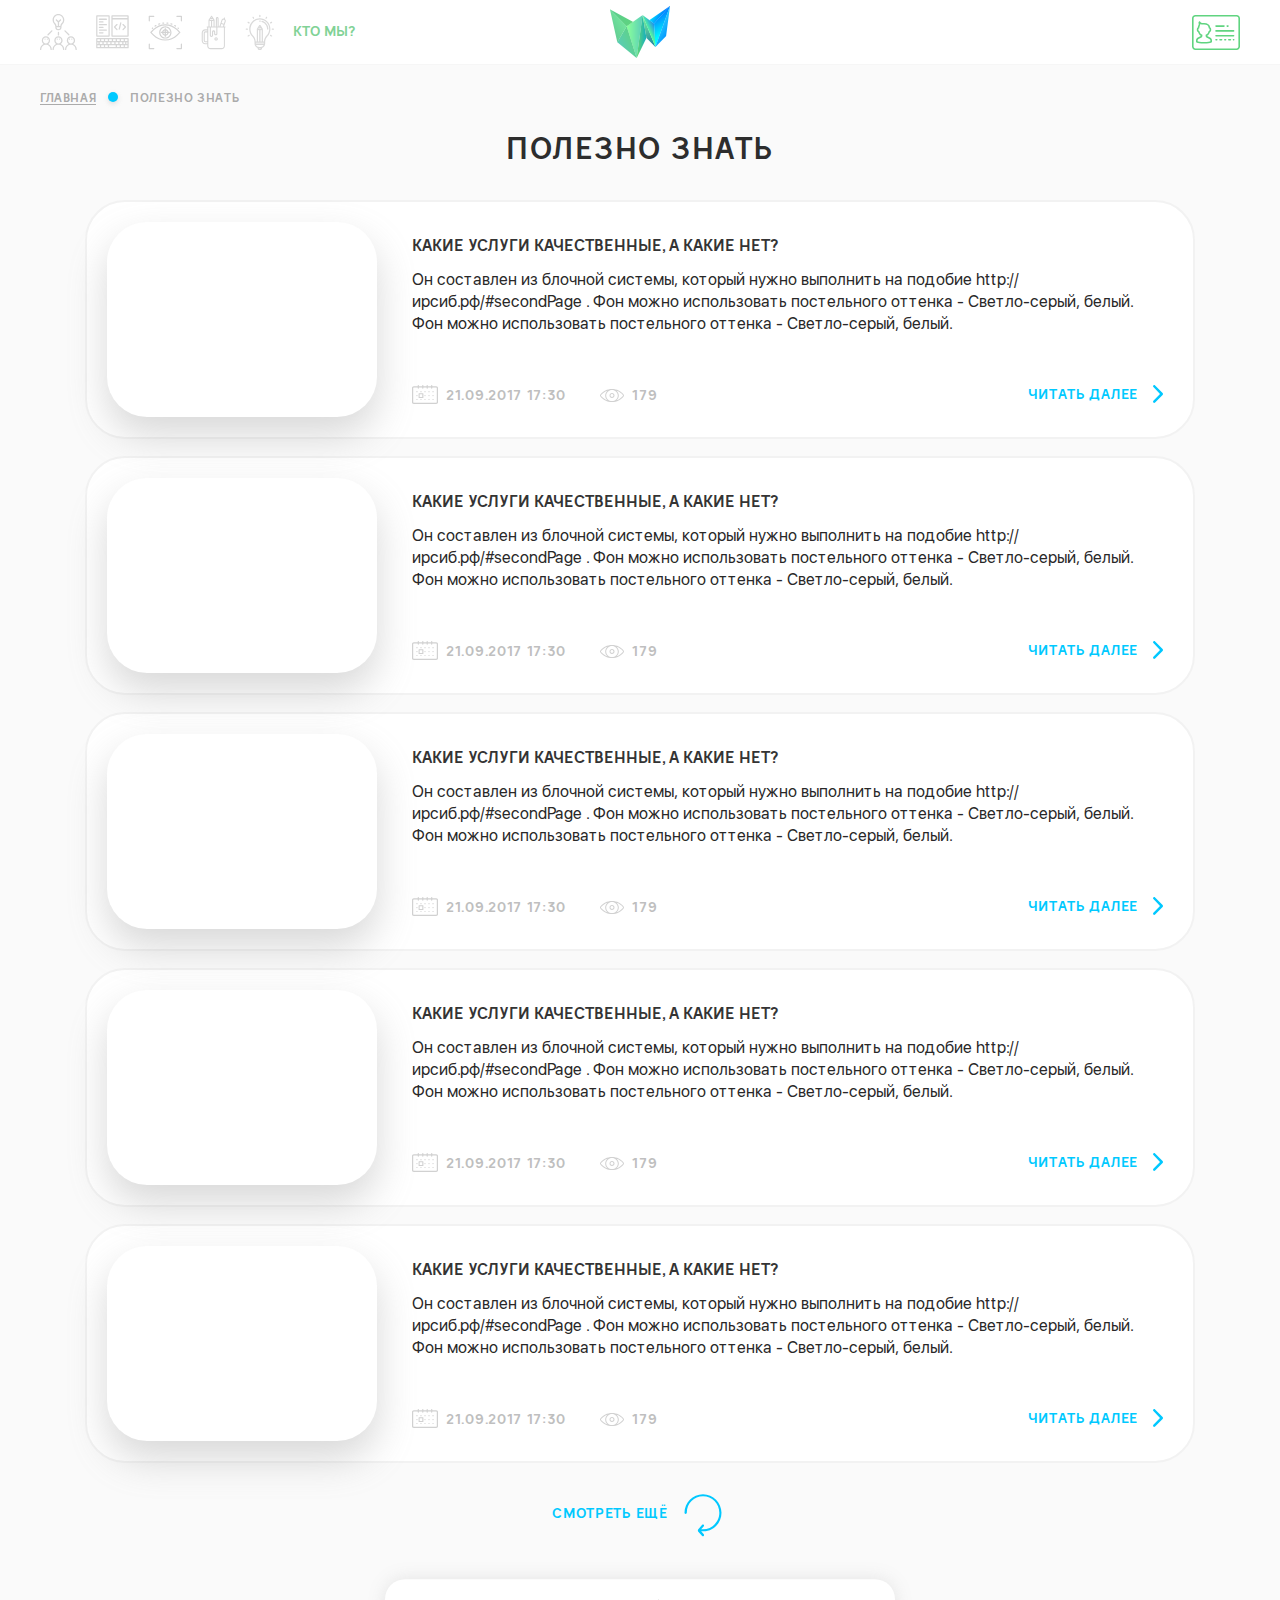
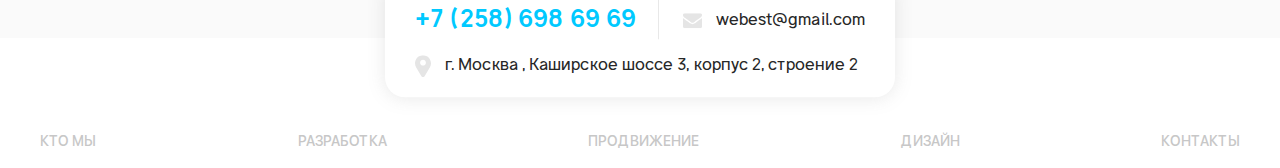
<file: usefull.html>
<!doctype html>
<!--[if lt IE 7]>      <html class="no-js lt-ie9 lt-ie8 lt-ie7" lang="ru"> <![endif]-->
<!--[if IE 7]>         <html class="no-js lt-ie9 lt-ie8" lang="ru"> <![endif]-->
<!--[if IE 8]>         <html class="no-js lt-ie9" lang="ru"> <![endif]-->
<!--[if gt IE 8]><!--> <html class="no-js" lang="ru"> <!--<![endif]-->
    <head>
        <meta charset="utf-8">
        <title>Webest - Полезно знать</title>
        <meta name="description" content="">
        <meta name="keywords" content="">
        <meta name="viewport" content="width=device-width, initial-scale=1">
        <link rel="stylesheet" href="css/normalize.min.css">
        <link rel="stylesheet" href="css/main.css">

		<link rel="shortcut icon" href="favicon.ico" type="image/x-icon" />
		<link rel="apple-touch-icon" href="apple-touch-icon.png" />
		<link rel="apple-touch-icon" sizes="57x57" href="apple-touch-icon-57x57.png" />
		<link rel="apple-touch-icon" sizes="72x72" href="apple-touch-icon-72x72.png" />
		<link rel="apple-touch-icon" sizes="76x76" href="apple-touch-icon-76x76.png" />
		<link rel="apple-touch-icon" sizes="114x114" href="apple-touch-icon-114x114.png" />
		<link rel="apple-touch-icon" sizes="120x120" href="apple-touch-icon-120x120.png" />
		<link rel="apple-touch-icon" sizes="144x144" href="apple-touch-icon-144x144.png" />
		<link rel="apple-touch-icon" sizes="152x152" href="apple-touch-icon-152x152.png" />
		<link rel="apple-touch-icon" sizes="180x180" href="apple-touch-icon-180x180.png" />

        <script src="vendor/modernizr-2.8.3-respond-1.4.2.min.js"></script>
    </head>
    <body>
        <!--[if lt IE 8]>
            <p class="browserupgrade">Вы используете <strong>устаревший</strong> браузер. Пожалуйста <a href="http://browsehappy.com/">обновите ваш браузер</a></p>
        <![endif]-->
	<div class="_inner">

		<header class="header">
			<div class="container">
				<div class="header__body">
					<nav class="header__nav">
						<a href="#"><svg xmlns="http://www.w3.org/2000/svg" width="37" height="36"><path d="M33.3 29.9C35.4 30.8 36.8 32.9 36.8 35.4 36.8 35.7 36.5 36 36.2 36 35.8 36 35.5 35.7 35.5 35.4 35.5 32.8 33.5 30.7 30.9 30.7 28.4 30.7 26.3 32.8 26.3 35.4 26.3 35.7 26 36 25.7 36 25.3 36 25 35.7 25 35.4 25 32.9 26.5 30.8 28.5 29.9 27.5 29.1 26.8 27.9 26.8 26.5 26.8 24.2 28.6 22.3 30.9 22.3 33.2 22.3 35.1 24.2 35.1 26.5 35.1 27.9 34.4 29.1 33.3 29.9ZM30.9 23.6C29.4 23.6 28.1 24.9 28.1 26.5 28.1 28.1 29.4 29.4 30.9 29.4 32.5 29.4 33.8 28.1 33.8 26.5 33.8 24.9 32.5 23.6 30.9 23.6ZM31.8 25.7C31.5 25.7 31.2 25.4 31.2 25 31.2 24.7 31.5 24.4 31.8 24.4 32.2 24.4 32.5 24.7 32.5 25 32.5 25.4 32.2 25.7 31.8 25.7ZM29.5 25.7C29.1 25.7 28.8 25.4 28.8 25 28.8 24.7 29.1 24.4 29.5 24.4 29.8 24.4 30.1 24.7 30.1 25 30.1 25.4 29.8 25.7 29.5 25.7ZM28.8 21.4C28.7 21.4 28.5 21.3 28.4 21.2L24.5 17.3C24.3 17.1 24.3 16.6 24.5 16.4 24.8 16.1 25.2 16.1 25.4 16.4L29.3 20.3C29.5 20.5 29.5 21 29.3 21.2 29.2 21.3 29 21.4 28.8 21.4ZM23.7 36C23.3 36 23 35.7 23 35.4 23 32.8 21 30.7 18.4 30.7 15.9 30.7 13.8 32.8 13.8 35.4 13.8 35.7 13.5 36 13.2 36 12.8 36 12.5 35.7 12.5 35.4 12.5 32.9 14 30.8 16 29.9 15 29.1 14.3 27.9 14.3 26.5 14.3 24.2 16.1 22.3 18.4 22.3 20.7 22.3 22.6 24.2 22.6 26.5 22.6 27.9 21.9 29.1 20.8 29.9 22.9 30.8 24.3 32.9 24.3 35.4 24.3 35.7 24 36 23.7 36ZM21.3 26.5C21.3 24.9 20 23.6 18.4 23.6 16.8 23.6 15.6 24.9 15.6 26.5 15.6 28.1 16.8 29.4 18.4 29.4 20 29.4 21.3 28.1 21.3 26.5ZM19.6 25.7C19.2 25.7 19 25.4 19 25 19 24.7 19.2 24.4 19.6 24.4 19.9 24.4 20.2 24.7 20.2 25 20.2 25.4 19.9 25.7 19.6 25.7ZM17.2 25.7C16.9 25.7 16.6 25.4 16.6 25 16.6 24.7 16.9 24.4 17.2 24.4 17.6 24.4 17.9 24.7 17.9 25 17.9 25.4 17.6 25.7 17.2 25.7ZM19.1 18.4L19.1 20.9C19.1 21.2 18.8 21.5 18.4 21.5 18.1 21.5 17.8 21.2 17.8 20.9L17.8 18.4C17.8 18 18.1 17.7 18.4 17.7 18.8 17.7 19.1 18 19.1 18.4ZM21.5 12.7L21.5 13.4C21.5 15 20.3 16.2 18.8 16.2L18 16.2C16.5 16.2 15.3 15 15.3 13.4L15.3 12.7C15.3 11.7 14.9 10.7 14.2 10 13.2 8.9 12.6 7.5 12.6 6 12.5 2.7 15.1 0 18.3 0 19.9 0 21.4 0.6 22.5 1.7 23.6 2.8 24.3 4.3 24.3 5.9 24.3 7.4 23.7 8.9 22.6 10 21.9 10.7 21.5 11.7 21.5 12.7ZM16.6 13.4C16.6 14.2 17.3 14.9 18 14.9L18.8 14.9C19.6 14.9 20.2 14.2 20.2 13.4L20.2 13.3 16.6 13.3 16.6 13.4ZM21.6 2.6C20.8 1.8 19.6 1.3 18.4 1.3 18.4 1.3 18.4 1.3 18.4 1.3 15.8 1.3 13.8 3.4 13.9 6 13.9 7.1 14.3 8.3 15.1 9.1 15.9 9.9 16.4 10.9 16.6 12L17.8 12 17.8 8.3 15.9 6.4C15.6 6.1 15.6 5.7 15.9 5.5 16.1 5.2 16.5 5.2 16.8 5.5L18.4 7.1 20.1 5.5C20.3 5.2 20.7 5.2 21 5.5 21.2 5.7 21.2 6.1 21 6.4L19.1 8.3 19.1 12 20.3 12C20.4 10.9 20.9 9.9 21.7 9.1 22.5 8.2 23 7.1 23 5.9 23 4.7 22.5 3.5 21.6 2.6ZM8.5 21.2C8.3 21.3 8.2 21.4 8 21.4 7.8 21.4 7.7 21.3 7.6 21.2 7.3 21 7.3 20.5 7.6 20.3L11.4 16.4C11.7 16.1 12.1 16.1 12.3 16.4 12.6 16.6 12.6 17.1 12.3 17.3L8.5 21.2ZM10 26.5C10 27.9 9.4 29.1 8.3 29.9 10.4 30.8 11.8 32.9 11.8 35.4 11.8 35.7 11.5 36 11.2 36 10.8 36 10.5 35.7 10.5 35.4 10.5 32.8 8.5 30.7 5.9 30.7 3.4 30.7 1.3 32.8 1.3 35.4 1.3 35.7 1 36 0.6 36 0.3 36 0 35.7 0 35.4 0 32.9 1.4 30.8 3.5 29.9 2.5 29.1 1.8 27.9 1.8 26.5 1.8 24.2 3.6 22.3 5.9 22.3 8.2 22.3 10 24.2 10 26.5ZM5.9 23.6C4.3 23.6 3 24.9 3 26.5 3 28.1 4.3 29.4 5.9 29.4 7.5 29.4 8.8 28.1 8.8 26.5 8.8 24.9 7.5 23.6 5.9 23.6ZM7.4 25.7C7 25.7 6.7 25.4 6.7 25 6.7 24.7 7 24.4 7.4 24.4 7.7 24.4 8 24.7 8 25 8 25.4 7.7 25.7 7.4 25.7ZM5 25.7C4.7 25.7 4.4 25.4 4.4 25 4.4 24.7 4.7 24.4 5 24.4 5.4 24.4 5.7 24.7 5.7 25 5.7 25.4 5.4 25.7 5 25.7Z" fill="rgb(214, 214, 214)"/></svg></a>
						<a href="#"><svg xmlns="http://www.w3.org/2000/svg" width="33" height="34"><path d="M32 33.3L0.8 33.3C0.5 33.3 0.2 33 0.2 32.7L0.2 23.6C0.2 23.3 0.5 23 0.8 23L32 23C32.4 23 32.7 23.3 32.7 23.6L32.7 32.7C32.7 33 32.4 33.3 32 33.3ZM25 32L27.7 32 27.7 30.3 25 30.3 25 32ZM29.1 29L29.1 27.3 27.5 27.3 27.5 29 29.1 29ZM26.2 29L26.2 27.3 23.5 27.3 23.5 29 26.2 29ZM21 32L23.7 32 23.7 30.3 21 30.3 21 32ZM22.3 29L22.3 27.3 19.6 27.3 19.6 29 22.3 29ZM13.1 32L19.7 32 19.7 30.3 13.1 30.3 13.1 32ZM18.3 29L18.3 27.3 15.6 27.3 15.6 29 18.3 29ZM14.3 29L14.3 27.3 11.6 27.3 11.6 29 14.3 29ZM9.1 32L11.8 32 11.8 30.3 9.1 30.3 9.1 32ZM10.4 29L10.4 27.3 7.7 27.3 7.7 29 10.4 29ZM5.2 32L7.9 32 7.9 30.3 5.2 30.3 5.2 32ZM6.4 29L6.4 27.3 3.7 27.3 3.7 29 6.4 29ZM1.4 32L3.9 32 3.9 30.3 1.4 30.3 1.4 32ZM1.4 29L2.4 29 2.4 27.3 1.4 27.3 1.4 29ZM3.9 24.3L1.4 24.3 1.4 26 3.9 26 3.9 24.3ZM7.9 24.3L5.2 24.3 5.2 26 7.9 26 7.9 24.3ZM11.8 24.3L9.1 24.3 9.1 26 11.8 26 11.8 24.3ZM15.8 24.3L13.1 24.3 13.1 26 15.8 26 15.8 24.3ZM19.7 24.3L17.1 24.3 17.1 26 19.7 26 19.7 24.3ZM23.7 24.3L21 24.3 21 26 23.7 26 23.7 24.3ZM27.7 24.3L25 24.3 25 26 27.7 26 27.7 24.3ZM31.4 24.3L28.9 24.3 28.9 26 31.4 26 31.4 24.3ZM30.4 27.3L30.4 29 31.4 29 31.4 27.3 30.4 27.3ZM31.4 30.3L28.9 30.3 28.9 32 31.4 32 31.4 30.3ZM32 21.8L16 21.8C15.6 21.8 15.4 21.5 15.4 21.1L15.4 0.9C15.4 0.6 15.6 0.3 16 0.3L32 0.3C32.4 0.3 32.7 0.6 32.7 0.9L32.7 21.1C32.7 21.5 32.4 21.8 32 21.8ZM16.6 20.5L31.4 20.5 31.4 4.4 16.6 4.4 16.6 20.5ZM31.4 1.6L16.6 1.6 16.6 3.1 31.4 3.1 31.4 1.6ZM27.5 15.1C27.4 15.2 27.2 15.3 27 15.3 26.9 15.3 26.7 15.2 26.6 15.1 26.3 14.8 26.3 14.4 26.6 14.2L28.6 12.1 26.6 10C26.3 9.8 26.3 9.4 26.6 9.1 26.8 8.9 27.2 8.9 27.5 9.1L29.9 11.6C30.2 11.9 30.2 12.3 29.9 12.6L27.5 15.1ZM23.9 14.3C23.8 14.6 23.5 14.8 23.3 14.8 23.2 14.8 23.2 14.8 23.1 14.8 22.8 14.7 22.6 14.3 22.6 14L24.2 7.8C24.2 7.4 24.6 7.2 24.9 7.3 25.3 7.4 25.5 7.7 25.4 8.1L23.9 14.3ZM19.4 12.1L21.4 14.2C21.7 14.4 21.7 14.8 21.4 15.1 21.3 15.2 21.2 15.3 21 15.3 20.8 15.3 20.7 15.2 20.5 15.1L18.1 12.6C17.8 12.3 17.8 11.9 18.1 11.6L20.5 9.1C20.8 8.9 21.2 8.9 21.4 9.1 21.7 9.4 21.7 9.8 21.4 10L19.4 12.1ZM13.1 21.8L0.8 21.8C0.5 21.8 0.2 21.5 0.2 21.1L0.2 0.9C0.2 0.6 0.5 0.3 0.8 0.3L13.1 0.3C13.4 0.3 13.7 0.6 13.7 0.9L13.7 21.1C13.7 21.5 13.4 21.8 13.1 21.8ZM12.5 1.6L1.4 1.6 1.4 20.5 12.5 20.5 12.5 1.6ZM3.5 3.6L10.4 3.6C10.8 3.6 11 3.8 11 4.2 11 4.6 10.8 4.9 10.4 4.9L3.5 4.9C3.1 4.9 2.8 4.6 2.8 4.2 2.8 3.8 3.1 3.6 3.5 3.6ZM3.5 6.3L7 6.3C7.3 6.3 7.6 6.6 7.6 6.9 7.6 7.3 7.3 7.6 7 7.6L3.5 7.6C3.1 7.6 2.8 7.3 2.8 6.9 2.8 6.6 3.1 6.3 3.5 6.3ZM3.5 9L10.4 9C10.8 9 11 9.3 11 9.7 11 10 10.8 10.3 10.4 10.3L3.5 10.3C3.1 10.3 2.8 10 2.8 9.7 2.8 9.3 3.1 9 3.5 9ZM3.5 11.7L7 11.7C7.3 11.7 7.6 12 7.6 12.4 7.6 12.7 7.3 13 7 13L3.5 13C3.1 13 2.8 12.7 2.8 12.4 2.8 12 3.1 11.7 3.5 11.7ZM3.5 14.5L10.4 14.5C10.8 14.5 11 14.7 11 15.1 11 15.5 10.8 15.8 10.4 15.8L3.5 15.8C3.1 15.8 2.8 15.5 2.8 15.1 2.8 14.7 3.1 14.5 3.5 14.5ZM3.5 17.2L7 17.2C7.3 17.2 7.6 17.5 7.6 17.8 7.6 18.2 7.3 18.5 7 18.5L3.5 18.5C3.1 18.5 2.8 18.2 2.8 17.8 2.8 17.5 3.1 17.2 3.5 17.2Z" fill="rgb(214, 214, 214)"/></svg></a>
						<a href="#"><svg xmlns="http://www.w3.org/2000/svg" width="34" height="35"><path d="M33.4 34.2L28.9 34.2C28.6 34.2 28.3 33.9 28.3 33.6 28.3 33.2 28.6 32.9 28.9 32.9L32.8 32.9 32.8 29C32.8 28.7 33.1 28.4 33.4 28.4 33.7 28.4 34 28.7 34 29L34 33.6C34 33.9 33.7 34.2 33.4 34.2ZM33.4 6.4C33.1 6.4 32.8 6.1 32.8 5.8L32.8 1.9 28.9 1.9C28.6 1.9 28.3 1.6 28.3 1.3 28.3 0.9 28.6 0.7 28.9 0.7L33.4 0.7C33.7 0.7 34 0.9 34 1.3L34 5.8C34 6.1 33.7 6.4 33.4 6.4ZM27.5 11.7C27.4 11.7 27.3 11.7 27.2 11.6 26.9 11.4 26.7 11.3 26.4 11.1 26.1 10.9 26 10.6 26.2 10.3 26.4 10 26.8 9.9 27 10.1 27.3 10.2 27.6 10.4 27.9 10.6 28.1 10.8 28.2 11.1 28 11.4 27.9 11.6 27.7 11.7 27.5 11.7ZM23.9 9.8C23.8 9.8 23.7 9.8 23.6 9.8 23.4 9.6 23.1 9.5 22.8 9.5 22.5 9.4 22.3 9 22.4 8.7 22.5 8.4 22.8 8.2 23.2 8.3 23.5 8.4 23.8 8.5 24.1 8.6 24.4 8.7 24.5 9.1 24.4 9.4 24.3 9.6 24.1 9.8 23.9 9.8ZM19.9 8.8C19.8 8.8 19.8 8.8 19.8 8.8 19.5 8.7 19.2 8.7 18.9 8.7 18.5 8.6 18.3 8.4 18.3 8 18.4 7.7 18.6 7.4 19 7.5 19.3 7.5 19.6 7.5 19.9 7.6 20.3 7.6 20.5 7.9 20.5 8.3 20.4 8.6 20.2 8.8 19.9 8.8ZM29.9 13.8C29.8 13.7 29.7 13.6 29.6 13.5 29.4 13.3 29.4 12.9 29.6 12.7 29.8 12.4 30.2 12.4 30.4 12.6 30.6 12.7 30.7 12.9 30.8 13 31 13.2 31 13.6 30.8 13.8 30.7 14 30.5 14 30.4 14 30.2 14 30.1 14 29.9 13.8ZM32.2 17C32.4 17.1 32.4 17.3 32.4 17.4 32.4 17.6 32.4 17.7 32.2 17.8L29.6 20.5C26.3 23.8 21.9 25.6 17.3 25.6 12.7 25.6 8.4 23.8 5.1 20.5L2.4 17.8C2.3 17.7 2.3 17.6 2.3 17.4 2.3 17.3 2.3 17.1 2.4 17L5.1 14.3C8.4 11 12.7 9.2 17.3 9.2 21.9 9.2 26.3 11 29.6 14.3L32.2 17ZM17.3 10.4C13 10.4 9 12.1 6 15.1L3.7 17.4 6 19.7C9 22.7 13 24.4 17.3 24.4 21.6 24.4 25.7 22.7 28.7 19.7L31 17.4 28.7 15.1C25.7 12.1 21.6 10.4 17.3 10.4ZM17.3 23.6C13.9 23.6 11.2 20.8 11.2 17.4 11.2 14 13.9 11.2 17.3 11.2 20.7 11.2 23.5 14 23.5 17.4 23.5 20.8 20.7 23.6 17.3 23.6ZM17.3 12.5C14.6 12.5 12.4 14.7 12.4 17.4 12.4 20.2 14.6 22.4 17.3 22.4 20.1 22.4 22.3 20.2 22.3 17.4 22.3 14.7 20.1 12.5 17.3 12.5ZM17.9 20.7L17.9 21.3C17.9 21.7 17.7 22 17.3 22 17 22 16.7 21.7 16.7 21.3L16.7 20.7C15.4 20.4 14.3 19.4 14.1 18L13.4 18C13.1 18 12.8 17.8 12.8 17.4 12.8 17.1 13.1 16.8 13.4 16.8L14.1 16.8C14.3 15.5 15.4 14.4 16.7 14.2L16.7 13.5C16.7 13.2 17 12.9 17.3 12.9 17.7 12.9 17.9 13.2 17.9 13.5L17.9 14.2C19.3 14.4 20.3 15.5 20.6 16.8L21.2 16.8C21.6 16.8 21.9 17.1 21.9 17.4 21.9 17.8 21.6 18 21.2 18L20.6 18C20.3 19.4 19.3 20.4 17.9 20.7ZM16.7 15.4C16.1 15.6 15.5 16.1 15.3 16.8L16.7 16.8 16.7 15.4ZM16.7 18L15.3 18C15.5 18.7 16.1 19.2 16.7 19.4L16.7 18ZM17.9 15.4L17.9 16.8 19.3 16.8C19.1 16.1 18.6 15.6 17.9 15.4ZM17.9 18L17.9 19.4C18.6 19.2 19.1 18.7 19.3 18L17.9 18ZM15.8 8.7C15.5 8.7 15.2 8.7 14.9 8.8 14.9 8.8 14.8 8.8 14.8 8.8 14.5 8.8 14.2 8.6 14.2 8.3 14.2 7.9 14.4 7.6 14.7 7.6 15 7.5 15.4 7.5 15.7 7.5 16 7.4 16.3 7.7 16.3 8 16.4 8.4 16.1 8.6 15.8 8.7ZM11.9 9.5C11.6 9.5 11.3 9.6 11 9.8 11 9.8 10.9 9.8 10.8 9.8 10.6 9.8 10.3 9.6 10.2 9.4 10.1 9.1 10.3 8.7 10.6 8.6 10.9 8.5 11.2 8.4 11.5 8.3 11.8 8.2 12.2 8.4 12.3 8.7 12.4 9 12.2 9.4 11.9 9.5ZM8.2 11.1C8 11.3 7.7 11.4 7.5 11.6 7.4 11.7 7.3 11.7 7.1 11.7 6.9 11.7 6.8 11.6 6.6 11.4 6.4 11.1 6.5 10.8 6.8 10.6 7.1 10.4 7.3 10.2 7.6 10.1 7.9 9.9 8.3 10 8.5 10.3 8.6 10.6 8.5 10.9 8.2 11.1ZM5.1 12.7C5.3 12.9 5.3 13.3 5.1 13.5 4.9 13.6 4.8 13.7 4.7 13.8 4.6 14 4.4 14 4.3 14 4.1 14 4 14 3.9 13.8 3.6 13.6 3.6 13.2 3.9 13 4 12.9 4.1 12.8 4.2 12.6 4.5 12.4 4.8 12.4 5.1 12.7ZM5.8 1.9L1.9 1.9 1.9 5.8C1.9 6.1 1.6 6.4 1.3 6.4 0.9 6.4 0.7 6.1 0.7 5.8L0.7 1.3C0.7 0.9 0.9 0.7 1.3 0.7L5.8 0.7C6.1 0.7 6.4 0.9 6.4 1.3 6.4 1.6 6.1 1.9 5.8 1.9ZM1.3 28.4C1.6 28.4 1.9 28.7 1.9 29L1.9 32.9 5.8 32.9C6.1 32.9 6.4 33.2 6.4 33.6 6.4 33.9 6.1 34.2 5.8 34.2L1.3 34.2C0.9 34.2 0.7 33.9 0.7 33.6L0.7 29C0.7 28.7 0.9 28.4 1.3 28.4Z" fill="rgb(211, 211, 211)"/></svg></a>
						<a href="#"><svg xmlns="http://www.w3.org/2000/svg" width="25" height="35"><path d="M24.7 6.5L23.1 11.4 24.1 11.4C24.4 11.4 24.6 11.6 24.6 11.9 24.6 12.2 24.4 12.4 24.1 12.4L23.9 12.4 23.9 31C23.9 32.7 22.5 34.2 20.8 34.2L9.4 34.2C7.7 34.2 6.2 32.7 6.2 31L6.2 29.3 4.2 29.3C2.2 29.3 0.7 27.7 0.7 25.8L0.7 17.8C0.7 15.9 2.2 14.3 4.2 14.3L6.2 14.3 6.2 12.4 6.1 12.4C5.8 12.4 5.6 12.2 5.6 11.9 5.6 11.6 5.8 11.4 6.1 11.4L7.5 11.4 7.5 5C7.5 4.9 7.5 4.8 7.6 4.7L10.1 0.9C10.2 0.8 10.3 0.7 10.5 0.7 10.7 0.7 10.9 0.8 11 0.9L13.5 4.7C13.5 4.8 13.6 4.9 13.6 5L13.6 11.4 14.8 11.4 14.9 3.5C14.9 2.7 15.5 2.1 16.3 2.1 17 2.1 17.6 2.7 17.6 3.5L17.7 11.4 18.4 11.4 20.5 5.1C20.7 4.5 21.1 4 21.6 3.8 22 3.6 22.4 3.5 22.8 3.6L23 2.9C23.1 2.6 23.4 2.4 23.7 2.5 24 2.6 24.1 2.9 24 3.2L23.8 3.9C24.7 4.5 25 5.5 24.7 6.5ZM6.2 17.4L4.3 17.4C4 17.4 3.8 17.7 3.8 18L3.8 25.6C3.8 25.9 4 26.2 4.3 26.2L6.2 26.2 6.2 17.4ZM6.2 27.2L4.3 27.2C3.4 27.2 2.7 26.5 2.7 25.6L2.7 18C2.7 17.1 3.4 16.3 4.3 16.3L6.2 16.3 6.2 15.4 4.2 15.4C2.8 15.4 1.8 16.5 1.8 17.8L1.8 25.8C1.8 27.1 2.8 28.2 4.2 28.2L6.2 28.2 6.2 27.2ZM10.5 2.2L10 3C10.2 3.1 10.3 3.1 10.5 3.1 10.7 3.1 10.9 3.1 11.1 3L10.5 2.2ZM11.7 3.9C11.3 4.1 10.9 4.2 10.5 4.2 10.1 4.2 9.7 4.1 9.4 3.9L8.8 4.7C9.9 5.1 11.1 5.1 12.2 4.7L11.7 3.9ZM8.5 5.8L8.5 11.4 10 11.4 10 6C9.5 6 9 5.9 8.5 5.8ZM12.5 5.8C12 5.9 11.5 6 11.1 6L11.1 11.4 12.5 11.4 12.5 5.8ZM15.3 12.5C15.2 12.5 15.2 12.5 15.2 12.4L9.9 12.4 9.9 20.3C9.9 20.6 10.1 20.9 10.4 20.9 10.7 20.9 11 20.6 11 20.3L11 16.9C11 16 11.7 15.3 12.6 15.3 13.5 15.3 14.2 16 14.2 16.9L14.2 18.7C14.2 19 14.4 19.2 14.7 19.2 15 19.2 15.3 19 15.3 18.7L15.3 12.5ZM16.5 3.5C16.5 3.3 16.4 3.2 16.3 3.2 16.1 3.2 16 3.3 16 3.5L15.9 11.4 16.6 11.4 16.5 3.5ZM16.4 12.5L16.4 18.7C16.4 19.6 15.6 20.3 14.7 20.3 13.9 20.3 13.1 19.6 13.1 18.7L13.1 16.9C13.1 16.6 12.9 16.4 12.6 16.4 12.3 16.4 12.1 16.6 12.1 16.9L12.1 20.3C12.1 21.2 11.3 21.9 10.4 21.9 9.5 21.9 8.8 21.2 8.8 20.3L8.8 12.4 7.3 12.4 7.3 31C7.3 32.1 8.3 33.1 9.4 33.1L20.8 33.1C21.9 33.1 22.9 32.1 22.9 31L22.9 31 22.9 12.4 16.4 12.5ZM20.3 9.1L19.5 11.4 21.9 11.4 22.5 9.8 20.3 9.1ZM23 4.7C22.7 4.6 22.4 4.6 22.1 4.8 21.8 4.9 21.6 5.1 21.5 5.4L20.6 8 22.8 8.8 23.7 6.2C23.9 5.6 23.6 4.9 23 4.7ZM15.1 25.6C14.1 25.6 13.4 24.9 13.4 23.9 13.4 23 14.1 22.2 15.1 22.2 16 22.2 16.8 23 16.8 23.9 16.8 24.9 16 25.6 15.1 25.6ZM15.1 23.3C14.7 23.3 14.5 23.6 14.5 23.9 14.5 24.3 14.7 24.5 15.1 24.5 15.4 24.5 15.7 24.3 15.7 23.9 15.7 23.6 15.4 23.3 15.1 23.3Z" fill="rgb(215, 215, 215)"/></svg></a>
						<a href="#"><svg xmlns="http://www.w3.org/2000/svg" width="29" height="36"><path d="M28.4 15.8L27.3 15.8C26.9 15.8 26.7 15.5 26.7 15.2 26.7 14.8 26.9 14.5 27.3 14.5L28.4 14.5C28.7 14.5 29 14.8 29 15.2 29 15.5 28.7 15.8 28.4 15.8ZM26.9 8.9L25.9 9.4C25.8 9.5 25.7 9.5 25.6 9.5 25.4 9.5 25.2 9.4 25.1 9.2 24.9 8.9 25 8.5 25.3 8.3L26.2 7.8C26.5 7.6 26.9 7.7 27.1 8 27.3 8.3 27.2 8.7 26.9 8.9ZM22.4 22.5C21 24 20.2 26 20.2 28.1L20.2 29.5C20.2 31.5 18.9 33.3 17.1 33.9L17.1 34.2C17.1 35.2 16.3 36 15.3 36L14.4 36C13.4 36 12.6 35.2 12.6 34.2L12.6 33.9C10.8 33.3 9.5 31.5 9.5 29.5L9.5 28.1C9.5 26 8.7 24 7.2 22.5 5.3 20.5 4.3 17.9 4.2 15.2 4.2 9.3 8.8 4.4 14.7 4.3 17.5 4.3 20.2 5.4 22.3 7.4 24.3 9.4 25.4 12.1 25.4 15 25.4 17.8 24.4 20.5 22.4 22.5ZM13.8 34.2C13.8 34.5 14.1 34.7 14.4 34.7L15.3 34.7C15.6 34.7 15.8 34.5 15.8 34.2L15.8 34.2 15.8 34.2C15.7 34.2 15.6 34.2 15.5 34.2L14.1 34.2C14 34.2 13.9 34.2 13.8 34.2L13.8 34.2ZM14.1 32.9L15.5 32.9C16.9 32.9 18.1 32.1 18.6 30.9L11 30.9C11.6 32.1 12.8 32.9 14.1 32.9ZM10.8 29.5C10.8 29.6 10.8 29.6 10.8 29.6L18.9 29.6C18.9 29.6 18.9 29.6 18.9 29.5L18.9 28.7 10.8 28.7 10.8 29.5ZM14.8 14.5C14.5 14.5 14.1 14.4 13.7 14.3L13.3 14.9C14.3 15.1 15.4 15.1 16.3 14.9L15.9 14.3C15.6 14.4 15.2 14.5 14.8 14.5ZM15.2 13.2L14.8 12.6 14.5 13.2C14.6 13.2 14.7 13.2 14.8 13.2 15 13.2 15.1 13.2 15.2 13.2ZM13 16.1L13 27.4 14.2 27.4 14.2 16.3C13.8 16.3 13.4 16.2 13 16.1ZM15.5 16.3L15.5 27.4 16.7 27.4 16.7 16.1C16.3 16.2 15.9 16.3 15.5 16.3ZM21.4 8.3C19.6 6.5 17.3 5.6 14.8 5.6 14.8 5.6 14.7 5.6 14.7 5.6 12.2 5.6 9.9 6.6 8.1 8.4 6.4 10.3 5.5 12.6 5.5 15.2 5.5 17.6 6.5 19.9 8.1 21.6 9.7 23.2 10.6 25.3 10.7 27.4L11.8 27.4 11.8 15.2C11.8 15.1 11.8 14.9 11.9 14.8L14.3 11.1C14.4 11 14.6 10.9 14.8 10.9 15 10.9 15.2 11 15.4 11.1L17.8 14.8C17.9 14.9 17.9 15.1 17.9 15.2L17.9 27.4 18.9 27.4C19.1 25.3 20 23.2 21.5 21.6 23.2 19.8 24.2 17.5 24.2 15 24.2 12.5 23.2 10.1 21.4 8.3ZM22.7 15.7C22.4 15.7 22.1 15.4 22.1 15 22.1 11.8 19.9 8.9 16.8 8 16.5 7.9 16.3 7.5 16.4 7.2 16.5 6.8 16.8 6.6 17.2 6.7 20.8 7.8 23.4 11.2 23.4 15 23.4 15.4 23.1 15.7 22.7 15.7ZM15.3 7.7C15.3 7.7 15.2 7.7 15.2 7.7 15.1 7.7 14.9 7.7 14.7 7.7 14.7 7.7 14.7 7.7 14.7 7.7 14.4 7.7 14.1 7.4 14.1 7.1 14.1 6.7 14.4 6.4 14.7 6.4 14.9 6.4 15.1 6.4 15.3 6.4 15.6 6.4 15.9 6.7 15.9 7.1 15.9 7.4 15.6 7.7 15.3 7.7ZM21.6 4.6C21.5 4.8 21.3 4.9 21.1 4.9 21 4.9 20.8 4.9 20.7 4.8 20.4 4.6 20.3 4.2 20.5 3.9L21.1 3C21.2 2.7 21.6 2.6 21.9 2.8 22.2 2.9 22.3 3.3 22.1 3.6L21.6 4.6ZM14.8 3.2C14.5 3.2 14.2 2.9 14.2 2.6L14.2 1.5C14.2 1.1 14.5 0.8 14.8 0.8 15.2 0.8 15.5 1.1 15.5 1.5L15.5 2.6C15.5 2.9 15.2 3.2 14.8 3.2ZM8.9 4.8C8.8 4.9 8.7 4.9 8.6 4.9 8.4 4.9 8.2 4.8 8.1 4.6L7.5 3.6C7.3 3.3 7.5 2.9 7.8 2.8 8 2.6 8.4 2.7 8.6 3L9.1 3.9C9.3 4.2 9.2 4.6 8.9 4.8ZM4.1 9.5C3.9 9.5 3.8 9.5 3.7 9.4L2.8 8.9C2.5 8.7 2.4 8.3 2.6 8 2.7 7.7 3.1 7.6 3.4 7.8L4.4 8.3C4.7 8.5 4.8 8.9 4.6 9.2 4.5 9.4 4.3 9.5 4.1 9.5ZM3 15.2C3 15.5 2.7 15.8 2.4 15.8L1.3 15.8C0.9 15.8 0.7 15.5 0.7 15.2 0.7 14.8 0.9 14.5 1.3 14.5L2.4 14.5C2.7 14.5 3 14.8 3 15.2ZM2.8 21.5L3.7 20.9C4 20.7 4.4 20.8 4.6 21.1 4.8 21.4 4.7 21.8 4.4 22L3.4 22.6C3.3 22.6 3.2 22.6 3.1 22.6 2.9 22.6 2.7 22.5 2.6 22.3 2.4 22 2.5 21.6 2.8 21.5ZM25.9 20.9L26.9 21.5C27.2 21.6 27.3 22 27.1 22.3 27 22.5 26.8 22.6 26.6 22.6 26.5 22.6 26.3 22.6 26.2 22.6L25.3 22C25 21.8 24.9 21.4 25.1 21.1 25.2 20.8 25.6 20.7 25.9 20.9Z" fill="rgb(218, 218, 218)"/></svg></a>
						<a href="#" class="header__nav_a"><span>Кто мы?</span></a>
					</nav>
					<a href="/" class="header__logo"><img src="images/logo.png" alt=""></a>
					<div class="header__right">
						<div class="header__right_btn"><svg xmlns="http://www.w3.org/2000/svg" width="48" height="35"><path d="M44.6 35L3.4 35C1.5 35 0 33.5 0 31.6L0 3.4C0 1.5 1.5 0 3.4 0L44.6 0C46.5 0 48 1.5 48 3.4L48 31.6C48 33.5 46.5 35 44.6 35ZM46.4 3.4C46.4 2.4 45.6 1.6 44.6 1.6L3.4 1.6C2.4 1.6 1.6 2.4 1.6 3.4L1.6 31.6C1.6 32.6 2.4 33.4 3.4 33.4L44.6 33.4C45.6 33.4 46.4 32.6 46.4 31.6L46.4 3.4ZM41.6 25.5C41.4 25.5 41.2 25.4 41 25.2 40.9 25.1 40.8 24.9 40.8 24.7 40.8 24.4 40.9 24.2 41 24.1 41.3 23.8 41.9 23.8 42.2 24.1 42.3 24.2 42.4 24.4 42.4 24.7 42.4 24.9 42.3 25.1 42.2 25.2 42 25.4 41.8 25.5 41.6 25.5ZM41.6 21.5L24 21.5C23.6 21.5 23.2 21.1 23.2 20.7 23.2 20.2 23.6 19.9 24 19.9L41.6 19.9C42 19.9 42.4 20.2 42.4 20.7 42.4 21.1 42 21.5 41.6 21.5ZM41.6 16.7L24 16.7C23.6 16.7 23.2 16.3 23.2 15.9 23.2 15.5 23.6 15.1 24 15.1L41.6 15.1C42 15.1 42.4 15.5 42.4 15.9 42.4 16.3 42 16.7 41.6 16.7ZM36 11.9L35.2 11.9C34.8 11.9 34.4 11.6 34.4 11.1 34.4 10.7 34.8 10.3 35.2 10.3L36 10.3C36.4 10.3 36.8 10.7 36.8 11.1 36.8 11.6 36.4 11.9 36 11.9ZM32 11.9L24 11.9C23.6 11.9 23.2 11.6 23.2 11.1 23.2 10.7 23.6 10.3 24 10.3L32 10.3C32.4 10.3 32.8 10.7 32.8 11.1 32.8 11.6 32.4 11.9 32 11.9ZM12 28.6C4 28.6 4 27.1 4 26.5L4 25.4C4 24.2 4.7 23.1 5.8 22.5L8.8 21 8.8 20.7C7.5 20 6.6 18.8 6.1 17.2 5.3 16.8 4.8 16 4.8 15.1L4.8 14.3C4.8 13.6 5.1 12.9 5.7 12.5 5.8 11.7 6 11 6.3 10.4 6.4 10.1 6.5 9.9 6.6 9.7 6.8 9.2 6.8 9.2 6.6 8.4 6.6 8.1 6.5 7.7 6.5 7.4 6.4 7 6.7 6.6 7.1 6.4 7.5 6.3 7.9 6.4 8.2 6.7 8.3 6.9 8.6 7.1 8.9 7.4 9.8 7.9 10.8 8 11.5 7.9 11.7 7.9 11.8 7.9 12 7.9 15.7 7.9 17.8 9.4 18.3 12.5 18.9 12.9 19.2 13.6 19.2 14.3L19.2 15.1C19.2 16 18.7 16.8 17.9 17.2 17.4 18.8 16.5 20 15.2 20.7L15.2 21 18.1 22.5C19.3 23 20 24.2 20 25.5L20 26.5C20 27.1 20 28.6 12 28.6ZM18.4 25.5C18.4 24.8 18 24.2 17.4 23.9L14.4 22.4C13.9 22.1 13.6 21.6 13.6 21.1L13.6 19.7 14.1 19.5C15.3 18.9 16.1 17.9 16.5 16.4L16.6 16 17 15.9C17.4 15.8 17.6 15.5 17.6 15.1L17.6 14.3C17.6 14 17.4 13.8 17.2 13.6L16.8 13.4 16.7 13C16.5 10.6 15 9.5 12 9.5 11.9 9.5 11.7 9.5 11.6 9.5 10.4 9.6 9.3 9.4 8.3 8.9 8.4 9.5 8.3 9.8 8 10.3 7.9 10.5 7.9 10.7 7.8 11 7.5 11.6 7.3 12.3 7.3 13L7.2 13.4 6.8 13.6C6.6 13.8 6.4 14 6.4 14.3L6.4 15.1C6.4 15.5 6.6 15.8 7 15.9L7.4 16 7.5 16.4C7.9 17.9 8.7 18.9 9.9 19.5L10.4 19.7 10.4 21.1C10.4 21.6 10.1 22.1 9.6 22.4L6.5 23.9C6 24.2 5.6 24.8 5.6 25.4L5.6 26.3C6.1 26.6 8.1 27 12 27 15.9 27 17.9 26.6 18.4 26.3L18.4 25.5ZM24 23.9L24.8 23.9C25.2 23.9 25.6 24.2 25.6 24.7 25.6 25.1 25.2 25.5 24.8 25.5L24 25.5C23.6 25.5 23.2 25.1 23.2 24.7 23.2 24.2 23.6 23.9 24 23.9ZM28 23.9L29.6 23.9C30 23.9 30.4 24.2 30.4 24.7 30.4 25.1 30 25.5 29.6 25.5L28 25.5C27.6 25.5 27.2 25.1 27.2 24.7 27.2 24.2 27.6 23.9 28 23.9ZM32.8 23.9L33.6 23.9C34 23.9 34.4 24.2 34.4 24.7 34.4 25.1 34 25.5 33.6 25.5L32.8 25.5C32.4 25.5 32 25.1 32 24.7 32 24.2 32.4 23.9 32.8 23.9ZM36.8 23.9L38.4 23.9C38.8 23.9 39.2 24.2 39.2 24.7 39.2 25.1 38.8 25.5 38.4 25.5L36.8 25.5C36.4 25.5 36 25.1 36 24.7 36 24.2 36.4 23.9 36.8 23.9Z" fill="rgb(96, 212, 128)"/></svg></div>
						<div class="header__right_body">
							<div class="header__right_call g_btn" data-name="call" data-txt="Заказать звонок"><span>заказать звонок</span></div>
							<a href="tel:+72586986969" class="header__right_tel"><span>+7 (258) 698 69 69</span></a>
							<p><a href="mailto:webest@gmail.com"><i><svg xmlns="http://www.w3.org/2000/svg" width="19" height="15"><path d="M18.5 14.5C18.2 14.8 17.8 15 17.3 15L1.7 15C1.2 15 0.8 14.8 0.5 14.5 0.2 14.2 0 13.8 0 13.3L0 4.8C0.3 5.2 0.7 5.5 1.1 5.8 3.6 7.5 5.4 8.7 6.3 9.4 6.7 9.7 7.1 10 7.3 10.1 7.6 10.3 7.9 10.5 8.3 10.6 8.7 10.8 9.1 10.9 9.5 10.9L9.5 10.9C9.9 10.9 10.3 10.8 10.7 10.6 11.1 10.5 11.4 10.3 11.7 10.1 11.9 10 12.3 9.7 12.7 9.4 13.9 8.6 15.6 7.3 17.9 5.8 18.3 5.5 18.7 5.2 19 4.8L19 13.3C19 13.8 18.8 14.2 18.5 14.5ZM17.2 4.6C14.5 6.5 12.9 7.6 12.2 8.1 12.2 8.1 12 8.2 11.8 8.4 11.5 8.6 11.4 8.7 11.2 8.8 11 8.9 10.9 9 10.7 9.2 10.4 9.3 10.2 9.4 10 9.4 9.8 9.5 9.7 9.5 9.5 9.5L9.5 9.5C9.3 9.5 9.2 9.5 9 9.4 8.8 9.4 8.6 9.3 8.3 9.2 8.1 9 7.9 8.9 7.8 8.8 7.6 8.7 7.5 8.6 7.2 8.4 7 8.2 6.8 8.1 6.8 8.1 6.1 7.6 5.2 7 4 6.1 2.8 5.3 2.1 4.8 1.8 4.6 1.4 4.3 1 3.9 0.6 3.4 0.2 2.9 0 2.4 0 1.9 0 1.4 0.1 0.9 0.4 0.6 0.7 0.2 1.2 0 1.7 0L17.3 0C17.8 0 18.2 0.2 18.5 0.5 18.8 0.8 19 1.2 19 1.7 19 2.3 18.8 2.8 18.5 3.3 18.1 3.8 17.7 4.3 17.2 4.6Z" fill="rgb(255, 255, 255)"/></svg></i><span>webest@gmail.com</span></a></p>
							<p><a href="mailto:webest@gmail.com" target="_blank"><i><svg xmlns="http://www.w3.org/2000/svg" width="16" height="22"><path d="M8 0L8 0C3.6 0 0 3.6 0 8 0 9.5 0.5 10.9 1.2 12.2L6.4 21.1C6.7 21.7 7.4 22 8 22 8.6 22 9.2 21.7 9.6 21.1L14.8 12.2C15.5 11 16 9.5 16 8 16 3.6 12.4 0 8 0L8 0ZM8 10.3C6.4 10.3 5.1 9 5.1 7.4 5.1 5.8 6.4 4.5 8 4.5 9.6 4.5 10.9 5.8 10.9 7.4 10.9 9 9.6 10.3 8 10.3L8 10.3Z" fill="rgb(255, 255, 255)"/></svg></i><span>г. Москва , Каширское шоссе 3, <br> корпус 2, строение 2</span></a></p>
						</div>
					</div>
				</div>
			</div>
		</header>

        <section class="s_use">
        	<div class="container">
				<div class="g_breadcrumbs">
					<a href="/"><span>Главная</span></a>
					<small></small>
					<span>Полезно знать</span>
				</div>
				<h1>Полезно знать</h1>
				<div class="s_use__body">
					<div class="s_use__item">
						<a class="s_use__item_img" style="background-image: url('http://lorempixel.com/270/195')" href="#"></a>
						<div class="s_use__item_txt">
							<h2><a href="#">Какие услуги качественные, а какие нет?</a></h2>
							<p>Он составлен из блочной системы, который нужно выполнить на подобие http://ирсиб.рф/#secondPage . Фон можно использовать постельного оттенка - Светло-серый, белый. Фон можно использовать постельного оттенка - Светло-серый, белый.</p>
							<div class="s_use__item_bot">
								<div class="s_use__item_info">
									<p>
										<i><svg xmlns="http://www.w3.org/2000/svg" width="26" height="19"><path d="M24.2 19L1.8 19C0.8 19 0 18.2 0 17.3L0 3C0 2 0.8 1.3 1.8 1.3L5.7 1.3 5.7 0.6C5.7 0.3 6 0 6.3 0 6.7 0 6.9 0.3 6.9 0.6L6.9 1.3 10.2 1.3 10.2 0.6C10.2 0.3 10.4 0 10.8 0 11.1 0 11.4 0.3 11.4 0.6L11.4 1.3 14.6 1.3 14.6 0.6C14.6 0.3 14.9 0 15.2 0 15.6 0 15.8 0.3 15.8 0.6L15.8 1.3 19.1 1.3 19.1 0.6C19.1 0.3 19.3 0 19.7 0 20 0 20.3 0.3 20.3 0.6L20.3 1.3 24.2 1.3C25.2 1.3 26 2 26 3L26 17.3C26 18.2 25.2 19 24.2 19ZM24.8 3C24.8 2.7 24.5 2.4 24.2 2.4L20.3 2.4 20.3 3.1C20.3 3.4 20 3.7 19.7 3.7 19.3 3.7 19.1 3.4 19.1 3.1L19.1 2.4 15.8 2.4 15.8 3.1C15.8 3.4 15.6 3.7 15.2 3.7 14.9 3.7 14.6 3.4 14.6 3.1L14.6 2.4 11.4 2.4 11.4 3.1C11.4 3.4 11.1 3.7 10.8 3.7 10.4 3.7 10.2 3.4 10.2 3.1L10.2 2.4 6.9 2.4 6.9 3.1C6.9 3.4 6.7 3.7 6.3 3.7 6 3.7 5.7 3.4 5.7 3.1L5.7 2.4 1.8 2.4C1.5 2.4 1.2 2.7 1.2 3L1.2 17.3C1.2 17.6 1.5 17.8 1.8 17.8L24.2 17.8C24.5 17.8 24.8 17.6 24.8 17.3L24.8 3ZM21 15.1C20.7 15.1 20.4 14.8 20.4 14.5 20.4 14.2 20.7 13.9 21 13.9 21.4 13.9 21.7 14.2 21.7 14.5 21.7 14.8 21.4 15.1 21 15.1ZM21 11.2C20.7 11.2 20.4 10.9 20.4 10.6 20.4 10.3 20.7 10 21 10 21.4 10 21.7 10.3 21.7 10.6 21.7 10.9 21.4 11.2 21 11.2ZM21 7.3C20.7 7.3 20.4 7 20.4 6.7 20.4 6.4 20.7 6.1 21 6.1 21.4 6.1 21.7 6.4 21.7 6.7 21.7 7 21.4 7.3 21 7.3ZM17 15.1C16.7 15.1 16.4 14.8 16.4 14.5 16.4 14.2 16.7 13.9 17 13.9 17.4 13.9 17.6 14.2 17.6 14.5 17.6 14.8 17.4 15.1 17 15.1ZM17 11.2C16.7 11.2 16.4 10.9 16.4 10.6 16.4 10.3 16.7 10 17 10 17.4 10 17.6 10.3 17.6 10.6 17.6 10.9 17.4 11.2 17 11.2ZM17 7.3C16.7 7.3 16.4 7 16.4 6.7 16.4 6.4 16.7 6.1 17 6.1 17.4 6.1 17.6 6.4 17.6 6.7 17.6 7 17.4 7.3 17 7.3ZM13 15.1C12.7 15.1 12.4 14.8 12.4 14.5 12.4 14.2 12.7 13.9 13 13.9 13.3 13.9 13.6 14.2 13.6 14.5 13.6 14.8 13.3 15.1 13 15.1ZM13 11.2C12.7 11.2 12.4 10.9 12.4 10.6 12.4 10.3 12.7 10 13 10 13.3 10 13.6 10.3 13.6 10.6 13.6 10.9 13.3 11.2 13 11.2ZM13 7.3C12.7 7.3 12.4 7 12.4 6.7 12.4 6.4 12.7 6.1 13 6.1 13.3 6.1 13.6 6.4 13.6 6.7 13.6 7 13.3 7.3 13 7.3ZM10.9 13L7.1 13C6.8 13 6.6 12.7 6.6 12.4L6.6 8.8C6.6 8.5 6.8 8.2 7.1 8.2L10.9 8.2C11.2 8.2 11.4 8.5 11.4 8.8L11.4 12.4C11.4 12.7 11.2 13 10.9 13ZM10.3 9.3L7.6 9.3 7.6 11.9 10.3 11.9 10.3 9.3ZM9 7.3C8.6 7.3 8.4 7 8.4 6.7 8.4 6.4 8.6 6.1 9 6.1 9.3 6.1 9.6 6.4 9.6 6.7 9.6 7 9.3 7.3 9 7.3ZM9 13.9C9.3 13.9 9.6 14.2 9.6 14.5 9.6 14.8 9.3 15.1 9 15.1 8.6 15.1 8.4 14.8 8.4 14.5 8.4 14.2 8.6 13.9 9 13.9ZM5 15.1C4.6 15.1 4.3 14.8 4.3 14.5 4.3 14.2 4.6 13.9 5 13.9 5.3 13.9 5.6 14.2 5.6 14.5 5.6 14.8 5.3 15.1 5 15.1ZM5 11.2C4.6 11.2 4.3 10.9 4.3 10.6 4.3 10.3 4.6 10 5 10 5.3 10 5.6 10.3 5.6 10.6 5.6 10.9 5.3 11.2 5 11.2ZM5 7.3C4.6 7.3 4.3 7 4.3 6.7 4.3 6.4 4.6 6.1 5 6.1 5.3 6.1 5.6 6.4 5.6 6.7 5.6 7 5.3 7.3 5 7.3Z" fill="rgb(164, 164, 164)"/></svg></i>
										<span>21.09.2017  17:30</span>
									</p>
									<p>
										<i><svg xmlns="http://www.w3.org/2000/svg" width="24" height="13"><path d="M23.6 7.6C22.3 9.2 20.5 10.6 18.6 11.5 16.6 12.5 14.4 13 12.2 13 12.1 13 11.9 13 11.8 13 9.6 13 7.4 12.5 5.4 11.5 3.5 10.6 1.7 9.2 0.4 7.6 -0.2 6.9-0.2 6.1 0.4 5.4 1.7 3.8 3.5 2.4 5.4 1.5 7.4 0.5 9.6 0 11.8 0 11.9 0 12.1 0 12.2 0 14.4 0 16.6 0.5 18.6 1.5 20.5 2.4 22.3 3.8 23.6 5.4 24.1 6.1 24.1 6.9 23.6 7.6ZM5.9 2.3C4 3.2 2.4 4.5 1.1 6 0.9 6.3 0.9 6.7 1.1 7 2.4 8.5 4 9.8 5.9 10.7 6.4 10.9 6.9 11.2 7.4 11.3 6.1 10.1 5.2 8.4 5.2 6.5 5.2 4.6 6.1 2.9 7.4 1.7 6.9 1.8 6.4 2.1 5.9 2.3ZM12 0.9C8.8 0.9 6.2 3.4 6.2 6.5 6.2 9.6 8.8 12.1 12 12.1 15.2 12.1 17.8 9.6 17.8 6.5 17.8 3.4 15.2 0.9 12 0.9ZM22.8 6C21.6 4.5 19.9 3.2 18.1 2.3 17.6 2.1 17.1 1.8 16.5 1.7 17.9 2.9 18.8 4.6 18.8 6.5 18.8 8.4 17.9 10.1 16.5 11.3 17.1 11.2 17.6 10.9 18.1 10.7 19.9 9.8 21.6 8.5 22.8 7 23.1 6.7 23.1 6.3 22.8 6ZM12 8.9C10.6 8.9 9.5 7.8 9.5 6.5 9.5 5.2 10.6 4.1 12 4.1 13.4 4.1 14.5 5.2 14.5 6.5 14.5 7.8 13.4 8.9 12 8.9ZM12 5C11.1 5 10.5 5.7 10.5 6.5 10.5 7.3 11.1 7.9 12 7.9 12.8 7.9 13.5 7.3 13.5 6.5 13.5 5.7 12.8 5 12 5Z" fill="rgb(164, 164, 164)"/></svg></i>
										<span>179</span>
									</p>
								</div>
								<a href="#" class="s_use__item_more"><span>Читать далее</span><svg xmlns="http://www.w3.org/2000/svg" width="10" height="18"><path d="M9.6 9.9L2.1 17.6C1.6 18.1 0.8 18.1 0.4 17.6 -0.1 17.1-0.1 16.3 0.4 15.8L7 9 0.4 2.1C-0.1 1.7-0.1 0.9 0.4 0.4 0.8-0.1 1.6-0.1 2.1 0.4L9.6 8.1C9.9 8.3 10 8.7 10 9 10 9.3 9.9 9.6 9.6 9.9L9.6 9.9Z" fill="rgb(0, 200, 255)"/></svg></a>
							</div>
						</div>
					</div>
					<div class="s_use__item">
						<a class="s_use__item_img" style="background-image: url('http://lorempixel.com/270/195')" href="#"></a>
						<div class="s_use__item_txt">
							<h2><a href="#">Какие услуги качественные, а какие нет?</a></h2>
							<p>Он составлен из блочной системы, который нужно выполнить на подобие http://ирсиб.рф/#secondPage . Фон можно использовать постельного оттенка - Светло-серый, белый. Фон можно использовать постельного оттенка - Светло-серый, белый.</p>
							<div class="s_use__item_bot">
								<div class="s_use__item_info">
									<p>
										<i><svg xmlns="http://www.w3.org/2000/svg" width="26" height="19"><path d="M24.2 19L1.8 19C0.8 19 0 18.2 0 17.3L0 3C0 2 0.8 1.3 1.8 1.3L5.7 1.3 5.7 0.6C5.7 0.3 6 0 6.3 0 6.7 0 6.9 0.3 6.9 0.6L6.9 1.3 10.2 1.3 10.2 0.6C10.2 0.3 10.4 0 10.8 0 11.1 0 11.4 0.3 11.4 0.6L11.4 1.3 14.6 1.3 14.6 0.6C14.6 0.3 14.9 0 15.2 0 15.6 0 15.8 0.3 15.8 0.6L15.8 1.3 19.1 1.3 19.1 0.6C19.1 0.3 19.3 0 19.7 0 20 0 20.3 0.3 20.3 0.6L20.3 1.3 24.2 1.3C25.2 1.3 26 2 26 3L26 17.3C26 18.2 25.2 19 24.2 19ZM24.8 3C24.8 2.7 24.5 2.4 24.2 2.4L20.3 2.4 20.3 3.1C20.3 3.4 20 3.7 19.7 3.7 19.3 3.7 19.1 3.4 19.1 3.1L19.1 2.4 15.8 2.4 15.8 3.1C15.8 3.4 15.6 3.7 15.2 3.7 14.9 3.7 14.6 3.4 14.6 3.1L14.6 2.4 11.4 2.4 11.4 3.1C11.4 3.4 11.1 3.7 10.8 3.7 10.4 3.7 10.2 3.4 10.2 3.1L10.2 2.4 6.9 2.4 6.9 3.1C6.9 3.4 6.7 3.7 6.3 3.7 6 3.7 5.7 3.4 5.7 3.1L5.7 2.4 1.8 2.4C1.5 2.4 1.2 2.7 1.2 3L1.2 17.3C1.2 17.6 1.5 17.8 1.8 17.8L24.2 17.8C24.5 17.8 24.8 17.6 24.8 17.3L24.8 3ZM21 15.1C20.7 15.1 20.4 14.8 20.4 14.5 20.4 14.2 20.7 13.9 21 13.9 21.4 13.9 21.7 14.2 21.7 14.5 21.7 14.8 21.4 15.1 21 15.1ZM21 11.2C20.7 11.2 20.4 10.9 20.4 10.6 20.4 10.3 20.7 10 21 10 21.4 10 21.7 10.3 21.7 10.6 21.7 10.9 21.4 11.2 21 11.2ZM21 7.3C20.7 7.3 20.4 7 20.4 6.7 20.4 6.4 20.7 6.1 21 6.1 21.4 6.1 21.7 6.4 21.7 6.7 21.7 7 21.4 7.3 21 7.3ZM17 15.1C16.7 15.1 16.4 14.8 16.4 14.5 16.4 14.2 16.7 13.9 17 13.9 17.4 13.9 17.6 14.2 17.6 14.5 17.6 14.8 17.4 15.1 17 15.1ZM17 11.2C16.7 11.2 16.4 10.9 16.4 10.6 16.4 10.3 16.7 10 17 10 17.4 10 17.6 10.3 17.6 10.6 17.6 10.9 17.4 11.2 17 11.2ZM17 7.3C16.7 7.3 16.4 7 16.4 6.7 16.4 6.4 16.7 6.1 17 6.1 17.4 6.1 17.6 6.4 17.6 6.7 17.6 7 17.4 7.3 17 7.3ZM13 15.1C12.7 15.1 12.4 14.8 12.4 14.5 12.4 14.2 12.7 13.9 13 13.9 13.3 13.9 13.6 14.2 13.6 14.5 13.6 14.8 13.3 15.1 13 15.1ZM13 11.2C12.7 11.2 12.4 10.9 12.4 10.6 12.4 10.3 12.7 10 13 10 13.3 10 13.6 10.3 13.6 10.6 13.6 10.9 13.3 11.2 13 11.2ZM13 7.3C12.7 7.3 12.4 7 12.4 6.7 12.4 6.4 12.7 6.1 13 6.1 13.3 6.1 13.6 6.4 13.6 6.7 13.6 7 13.3 7.3 13 7.3ZM10.9 13L7.1 13C6.8 13 6.6 12.7 6.6 12.4L6.6 8.8C6.6 8.5 6.8 8.2 7.1 8.2L10.9 8.2C11.2 8.2 11.4 8.5 11.4 8.8L11.4 12.4C11.4 12.7 11.2 13 10.9 13ZM10.3 9.3L7.6 9.3 7.6 11.9 10.3 11.9 10.3 9.3ZM9 7.3C8.6 7.3 8.4 7 8.4 6.7 8.4 6.4 8.6 6.1 9 6.1 9.3 6.1 9.6 6.4 9.6 6.7 9.6 7 9.3 7.3 9 7.3ZM9 13.9C9.3 13.9 9.6 14.2 9.6 14.5 9.6 14.8 9.3 15.1 9 15.1 8.6 15.1 8.4 14.8 8.4 14.5 8.4 14.2 8.6 13.9 9 13.9ZM5 15.1C4.6 15.1 4.3 14.8 4.3 14.5 4.3 14.2 4.6 13.9 5 13.9 5.3 13.9 5.6 14.2 5.6 14.5 5.6 14.8 5.3 15.1 5 15.1ZM5 11.2C4.6 11.2 4.3 10.9 4.3 10.6 4.3 10.3 4.6 10 5 10 5.3 10 5.6 10.3 5.6 10.6 5.6 10.9 5.3 11.2 5 11.2ZM5 7.3C4.6 7.3 4.3 7 4.3 6.7 4.3 6.4 4.6 6.1 5 6.1 5.3 6.1 5.6 6.4 5.6 6.7 5.6 7 5.3 7.3 5 7.3Z" fill="rgb(164, 164, 164)"/></svg></i>
										<span>21.09.2017  17:30</span>
									</p>
									<p>
										<i><svg xmlns="http://www.w3.org/2000/svg" width="24" height="13"><path d="M23.6 7.6C22.3 9.2 20.5 10.6 18.6 11.5 16.6 12.5 14.4 13 12.2 13 12.1 13 11.9 13 11.8 13 9.6 13 7.4 12.5 5.4 11.5 3.5 10.6 1.7 9.2 0.4 7.6 -0.2 6.9-0.2 6.1 0.4 5.4 1.7 3.8 3.5 2.4 5.4 1.5 7.4 0.5 9.6 0 11.8 0 11.9 0 12.1 0 12.2 0 14.4 0 16.6 0.5 18.6 1.5 20.5 2.4 22.3 3.8 23.6 5.4 24.1 6.1 24.1 6.9 23.6 7.6ZM5.9 2.3C4 3.2 2.4 4.5 1.1 6 0.9 6.3 0.9 6.7 1.1 7 2.4 8.5 4 9.8 5.9 10.7 6.4 10.9 6.9 11.2 7.4 11.3 6.1 10.1 5.2 8.4 5.2 6.5 5.2 4.6 6.1 2.9 7.4 1.7 6.9 1.8 6.4 2.1 5.9 2.3ZM12 0.9C8.8 0.9 6.2 3.4 6.2 6.5 6.2 9.6 8.8 12.1 12 12.1 15.2 12.1 17.8 9.6 17.8 6.5 17.8 3.4 15.2 0.9 12 0.9ZM22.8 6C21.6 4.5 19.9 3.2 18.1 2.3 17.6 2.1 17.1 1.8 16.5 1.7 17.9 2.9 18.8 4.6 18.8 6.5 18.8 8.4 17.9 10.1 16.5 11.3 17.1 11.2 17.6 10.9 18.1 10.7 19.9 9.8 21.6 8.5 22.8 7 23.1 6.7 23.1 6.3 22.8 6ZM12 8.9C10.6 8.9 9.5 7.8 9.5 6.5 9.5 5.2 10.6 4.1 12 4.1 13.4 4.1 14.5 5.2 14.5 6.5 14.5 7.8 13.4 8.9 12 8.9ZM12 5C11.1 5 10.5 5.7 10.5 6.5 10.5 7.3 11.1 7.9 12 7.9 12.8 7.9 13.5 7.3 13.5 6.5 13.5 5.7 12.8 5 12 5Z" fill="rgb(164, 164, 164)"/></svg></i>
										<span>179</span>
									</p>
								</div>
								<a href="#" class="s_use__item_more"><span>Читать далее</span><svg xmlns="http://www.w3.org/2000/svg" width="10" height="18"><path d="M9.6 9.9L2.1 17.6C1.6 18.1 0.8 18.1 0.4 17.6 -0.1 17.1-0.1 16.3 0.4 15.8L7 9 0.4 2.1C-0.1 1.7-0.1 0.9 0.4 0.4 0.8-0.1 1.6-0.1 2.1 0.4L9.6 8.1C9.9 8.3 10 8.7 10 9 10 9.3 9.9 9.6 9.6 9.9L9.6 9.9Z" fill="rgb(0, 200, 255)"/></svg></a>
							</div>
						</div>
					</div>
					<div class="s_use__item">
						<a class="s_use__item_img" style="background-image: url('http://lorempixel.com/270/195')" href="#"></a>
						<div class="s_use__item_txt">
							<h2><a href="#">Какие услуги качественные, а какие нет?</a></h2>
							<p>Он составлен из блочной системы, который нужно выполнить на подобие http://ирсиб.рф/#secondPage . Фон можно использовать постельного оттенка - Светло-серый, белый. Фон можно использовать постельного оттенка - Светло-серый, белый.</p>
							<div class="s_use__item_bot">
								<div class="s_use__item_info">
									<p>
										<i><svg xmlns="http://www.w3.org/2000/svg" width="26" height="19"><path d="M24.2 19L1.8 19C0.8 19 0 18.2 0 17.3L0 3C0 2 0.8 1.3 1.8 1.3L5.7 1.3 5.7 0.6C5.7 0.3 6 0 6.3 0 6.7 0 6.9 0.3 6.9 0.6L6.9 1.3 10.2 1.3 10.2 0.6C10.2 0.3 10.4 0 10.8 0 11.1 0 11.4 0.3 11.4 0.6L11.4 1.3 14.6 1.3 14.6 0.6C14.6 0.3 14.9 0 15.2 0 15.6 0 15.8 0.3 15.8 0.6L15.8 1.3 19.1 1.3 19.1 0.6C19.1 0.3 19.3 0 19.7 0 20 0 20.3 0.3 20.3 0.6L20.3 1.3 24.2 1.3C25.2 1.3 26 2 26 3L26 17.3C26 18.2 25.2 19 24.2 19ZM24.8 3C24.8 2.7 24.5 2.4 24.2 2.4L20.3 2.4 20.3 3.1C20.3 3.4 20 3.7 19.7 3.7 19.3 3.7 19.1 3.4 19.1 3.1L19.1 2.4 15.8 2.4 15.8 3.1C15.8 3.4 15.6 3.7 15.2 3.7 14.9 3.7 14.6 3.4 14.6 3.1L14.6 2.4 11.4 2.4 11.4 3.1C11.4 3.4 11.1 3.7 10.8 3.7 10.4 3.7 10.2 3.4 10.2 3.1L10.2 2.4 6.9 2.4 6.9 3.1C6.9 3.4 6.7 3.7 6.3 3.7 6 3.7 5.7 3.4 5.7 3.1L5.7 2.4 1.8 2.4C1.5 2.4 1.2 2.7 1.2 3L1.2 17.3C1.2 17.6 1.5 17.8 1.8 17.8L24.2 17.8C24.5 17.8 24.8 17.6 24.8 17.3L24.8 3ZM21 15.1C20.7 15.1 20.4 14.8 20.4 14.5 20.4 14.2 20.7 13.9 21 13.9 21.4 13.9 21.7 14.2 21.7 14.5 21.7 14.8 21.4 15.1 21 15.1ZM21 11.2C20.7 11.2 20.4 10.9 20.4 10.6 20.4 10.3 20.7 10 21 10 21.4 10 21.7 10.3 21.7 10.6 21.7 10.9 21.4 11.2 21 11.2ZM21 7.3C20.7 7.3 20.4 7 20.4 6.7 20.4 6.4 20.7 6.1 21 6.1 21.4 6.1 21.7 6.4 21.7 6.7 21.7 7 21.4 7.3 21 7.3ZM17 15.1C16.7 15.1 16.4 14.8 16.4 14.5 16.4 14.2 16.7 13.9 17 13.9 17.4 13.9 17.6 14.2 17.6 14.5 17.6 14.8 17.4 15.1 17 15.1ZM17 11.2C16.7 11.2 16.4 10.9 16.4 10.6 16.4 10.3 16.7 10 17 10 17.4 10 17.6 10.3 17.6 10.6 17.6 10.9 17.4 11.2 17 11.2ZM17 7.3C16.7 7.3 16.4 7 16.4 6.7 16.4 6.4 16.7 6.1 17 6.1 17.4 6.1 17.6 6.4 17.6 6.7 17.6 7 17.4 7.3 17 7.3ZM13 15.1C12.7 15.1 12.4 14.8 12.4 14.5 12.4 14.2 12.7 13.9 13 13.9 13.3 13.9 13.6 14.2 13.6 14.5 13.6 14.8 13.3 15.1 13 15.1ZM13 11.2C12.7 11.2 12.4 10.9 12.4 10.6 12.4 10.3 12.7 10 13 10 13.3 10 13.6 10.3 13.6 10.6 13.6 10.9 13.3 11.2 13 11.2ZM13 7.3C12.7 7.3 12.4 7 12.4 6.7 12.4 6.4 12.7 6.1 13 6.1 13.3 6.1 13.6 6.4 13.6 6.7 13.6 7 13.3 7.3 13 7.3ZM10.9 13L7.1 13C6.8 13 6.6 12.7 6.6 12.4L6.6 8.8C6.6 8.5 6.8 8.2 7.1 8.2L10.9 8.2C11.2 8.2 11.4 8.5 11.4 8.8L11.4 12.4C11.4 12.7 11.2 13 10.9 13ZM10.3 9.3L7.6 9.3 7.6 11.9 10.3 11.9 10.3 9.3ZM9 7.3C8.6 7.3 8.4 7 8.4 6.7 8.4 6.4 8.6 6.1 9 6.1 9.3 6.1 9.6 6.4 9.6 6.7 9.6 7 9.3 7.3 9 7.3ZM9 13.9C9.3 13.9 9.6 14.2 9.6 14.5 9.6 14.8 9.3 15.1 9 15.1 8.6 15.1 8.4 14.8 8.4 14.5 8.4 14.2 8.6 13.9 9 13.9ZM5 15.1C4.6 15.1 4.3 14.8 4.3 14.5 4.3 14.2 4.6 13.9 5 13.9 5.3 13.9 5.6 14.2 5.6 14.5 5.6 14.8 5.3 15.1 5 15.1ZM5 11.2C4.6 11.2 4.3 10.9 4.3 10.6 4.3 10.3 4.6 10 5 10 5.3 10 5.6 10.3 5.6 10.6 5.6 10.9 5.3 11.2 5 11.2ZM5 7.3C4.6 7.3 4.3 7 4.3 6.7 4.3 6.4 4.6 6.1 5 6.1 5.3 6.1 5.6 6.4 5.6 6.7 5.6 7 5.3 7.3 5 7.3Z" fill="rgb(164, 164, 164)"/></svg></i>
										<span>21.09.2017  17:30</span>
									</p>
									<p>
										<i><svg xmlns="http://www.w3.org/2000/svg" width="24" height="13"><path d="M23.6 7.6C22.3 9.2 20.5 10.6 18.6 11.5 16.6 12.5 14.4 13 12.2 13 12.1 13 11.9 13 11.8 13 9.6 13 7.4 12.5 5.4 11.5 3.5 10.6 1.7 9.2 0.4 7.6 -0.2 6.9-0.2 6.1 0.4 5.4 1.7 3.8 3.5 2.4 5.4 1.5 7.4 0.5 9.6 0 11.8 0 11.9 0 12.1 0 12.2 0 14.4 0 16.6 0.5 18.6 1.5 20.5 2.4 22.3 3.8 23.6 5.4 24.1 6.1 24.1 6.9 23.6 7.6ZM5.9 2.3C4 3.2 2.4 4.5 1.1 6 0.9 6.3 0.9 6.7 1.1 7 2.4 8.5 4 9.8 5.9 10.7 6.4 10.9 6.9 11.2 7.4 11.3 6.1 10.1 5.2 8.4 5.2 6.5 5.2 4.6 6.1 2.9 7.4 1.7 6.9 1.8 6.4 2.1 5.9 2.3ZM12 0.9C8.8 0.9 6.2 3.4 6.2 6.5 6.2 9.6 8.8 12.1 12 12.1 15.2 12.1 17.8 9.6 17.8 6.5 17.8 3.4 15.2 0.9 12 0.9ZM22.8 6C21.6 4.5 19.9 3.2 18.1 2.3 17.6 2.1 17.1 1.8 16.5 1.7 17.9 2.9 18.8 4.6 18.8 6.5 18.8 8.4 17.9 10.1 16.5 11.3 17.1 11.2 17.6 10.9 18.1 10.7 19.9 9.8 21.6 8.5 22.8 7 23.1 6.7 23.1 6.3 22.8 6ZM12 8.9C10.6 8.9 9.5 7.8 9.5 6.5 9.5 5.2 10.6 4.1 12 4.1 13.4 4.1 14.5 5.2 14.5 6.5 14.5 7.8 13.4 8.9 12 8.9ZM12 5C11.1 5 10.5 5.7 10.5 6.5 10.5 7.3 11.1 7.9 12 7.9 12.8 7.9 13.5 7.3 13.5 6.5 13.5 5.7 12.8 5 12 5Z" fill="rgb(164, 164, 164)"/></svg></i>
										<span>179</span>
									</p>
								</div>
								<a href="#" class="s_use__item_more"><span>Читать далее</span><svg xmlns="http://www.w3.org/2000/svg" width="10" height="18"><path d="M9.6 9.9L2.1 17.6C1.6 18.1 0.8 18.1 0.4 17.6 -0.1 17.1-0.1 16.3 0.4 15.8L7 9 0.4 2.1C-0.1 1.7-0.1 0.9 0.4 0.4 0.8-0.1 1.6-0.1 2.1 0.4L9.6 8.1C9.9 8.3 10 8.7 10 9 10 9.3 9.9 9.6 9.6 9.9L9.6 9.9Z" fill="rgb(0, 200, 255)"/></svg></a>
							</div>
						</div>
					</div>
					<div class="s_use__item">
						<a class="s_use__item_img" style="background-image: url('http://lorempixel.com/270/195')" href="#"></a>
						<div class="s_use__item_txt">
							<h2><a href="#">Какие услуги качественные, а какие нет?</a></h2>
							<p>Он составлен из блочной системы, который нужно выполнить на подобие http://ирсиб.рф/#secondPage . Фон можно использовать постельного оттенка - Светло-серый, белый. Фон можно использовать постельного оттенка - Светло-серый, белый.</p>
							<div class="s_use__item_bot">
								<div class="s_use__item_info">
									<p>
										<i><svg xmlns="http://www.w3.org/2000/svg" width="26" height="19"><path d="M24.2 19L1.8 19C0.8 19 0 18.2 0 17.3L0 3C0 2 0.8 1.3 1.8 1.3L5.7 1.3 5.7 0.6C5.7 0.3 6 0 6.3 0 6.7 0 6.9 0.3 6.9 0.6L6.9 1.3 10.2 1.3 10.2 0.6C10.2 0.3 10.4 0 10.8 0 11.1 0 11.4 0.3 11.4 0.6L11.4 1.3 14.6 1.3 14.6 0.6C14.6 0.3 14.9 0 15.2 0 15.6 0 15.8 0.3 15.8 0.6L15.8 1.3 19.1 1.3 19.1 0.6C19.1 0.3 19.3 0 19.7 0 20 0 20.3 0.3 20.3 0.6L20.3 1.3 24.2 1.3C25.2 1.3 26 2 26 3L26 17.3C26 18.2 25.2 19 24.2 19ZM24.8 3C24.8 2.7 24.5 2.4 24.2 2.4L20.3 2.4 20.3 3.1C20.3 3.4 20 3.7 19.7 3.7 19.3 3.7 19.1 3.4 19.1 3.1L19.1 2.4 15.8 2.4 15.8 3.1C15.8 3.4 15.6 3.7 15.2 3.7 14.9 3.7 14.6 3.4 14.6 3.1L14.6 2.4 11.4 2.4 11.4 3.1C11.4 3.4 11.1 3.7 10.8 3.7 10.4 3.7 10.2 3.4 10.2 3.1L10.2 2.4 6.9 2.4 6.9 3.1C6.9 3.4 6.7 3.7 6.3 3.7 6 3.7 5.7 3.4 5.7 3.1L5.7 2.4 1.8 2.4C1.5 2.4 1.2 2.7 1.2 3L1.2 17.3C1.2 17.6 1.5 17.8 1.8 17.8L24.2 17.8C24.5 17.8 24.8 17.6 24.8 17.3L24.8 3ZM21 15.1C20.7 15.1 20.4 14.8 20.4 14.5 20.4 14.2 20.7 13.9 21 13.9 21.4 13.9 21.7 14.2 21.7 14.5 21.7 14.8 21.4 15.1 21 15.1ZM21 11.2C20.7 11.2 20.4 10.9 20.4 10.6 20.4 10.3 20.7 10 21 10 21.4 10 21.7 10.3 21.7 10.6 21.7 10.9 21.4 11.2 21 11.2ZM21 7.3C20.7 7.3 20.4 7 20.4 6.7 20.4 6.4 20.7 6.1 21 6.1 21.4 6.1 21.7 6.4 21.7 6.7 21.7 7 21.4 7.3 21 7.3ZM17 15.1C16.7 15.1 16.4 14.8 16.4 14.5 16.4 14.2 16.7 13.9 17 13.9 17.4 13.9 17.6 14.2 17.6 14.5 17.6 14.8 17.4 15.1 17 15.1ZM17 11.2C16.7 11.2 16.4 10.9 16.4 10.6 16.4 10.3 16.7 10 17 10 17.4 10 17.6 10.3 17.6 10.6 17.6 10.9 17.4 11.2 17 11.2ZM17 7.3C16.7 7.3 16.4 7 16.4 6.7 16.4 6.4 16.7 6.1 17 6.1 17.4 6.1 17.6 6.4 17.6 6.7 17.6 7 17.4 7.3 17 7.3ZM13 15.1C12.7 15.1 12.4 14.8 12.4 14.5 12.4 14.2 12.7 13.9 13 13.9 13.3 13.9 13.6 14.2 13.6 14.5 13.6 14.8 13.3 15.1 13 15.1ZM13 11.2C12.7 11.2 12.4 10.9 12.4 10.6 12.4 10.3 12.7 10 13 10 13.3 10 13.6 10.3 13.6 10.6 13.6 10.9 13.3 11.2 13 11.2ZM13 7.3C12.7 7.3 12.4 7 12.4 6.7 12.4 6.4 12.7 6.1 13 6.1 13.3 6.1 13.6 6.4 13.6 6.7 13.6 7 13.3 7.3 13 7.3ZM10.9 13L7.1 13C6.8 13 6.6 12.7 6.6 12.4L6.6 8.8C6.6 8.5 6.8 8.2 7.1 8.2L10.9 8.2C11.2 8.2 11.4 8.5 11.4 8.8L11.4 12.4C11.4 12.7 11.2 13 10.9 13ZM10.3 9.3L7.6 9.3 7.6 11.9 10.3 11.9 10.3 9.3ZM9 7.3C8.6 7.3 8.4 7 8.4 6.7 8.4 6.4 8.6 6.1 9 6.1 9.3 6.1 9.6 6.4 9.6 6.7 9.6 7 9.3 7.3 9 7.3ZM9 13.9C9.3 13.9 9.6 14.2 9.6 14.5 9.6 14.8 9.3 15.1 9 15.1 8.6 15.1 8.4 14.8 8.4 14.5 8.4 14.2 8.6 13.9 9 13.9ZM5 15.1C4.6 15.1 4.3 14.8 4.3 14.5 4.3 14.2 4.6 13.9 5 13.9 5.3 13.9 5.6 14.2 5.6 14.5 5.6 14.8 5.3 15.1 5 15.1ZM5 11.2C4.6 11.2 4.3 10.9 4.3 10.6 4.3 10.3 4.6 10 5 10 5.3 10 5.6 10.3 5.6 10.6 5.6 10.9 5.3 11.2 5 11.2ZM5 7.3C4.6 7.3 4.3 7 4.3 6.7 4.3 6.4 4.6 6.1 5 6.1 5.3 6.1 5.6 6.4 5.6 6.7 5.6 7 5.3 7.3 5 7.3Z" fill="rgb(164, 164, 164)"/></svg></i>
										<span>21.09.2017  17:30</span>
									</p>
									<p>
										<i><svg xmlns="http://www.w3.org/2000/svg" width="24" height="13"><path d="M23.6 7.6C22.3 9.2 20.5 10.6 18.6 11.5 16.6 12.5 14.4 13 12.2 13 12.1 13 11.9 13 11.8 13 9.6 13 7.4 12.5 5.4 11.5 3.5 10.6 1.7 9.2 0.4 7.6 -0.2 6.9-0.2 6.1 0.4 5.4 1.7 3.8 3.5 2.4 5.4 1.5 7.4 0.5 9.6 0 11.8 0 11.9 0 12.1 0 12.2 0 14.4 0 16.6 0.5 18.6 1.5 20.5 2.4 22.3 3.8 23.6 5.4 24.1 6.1 24.1 6.9 23.6 7.6ZM5.9 2.3C4 3.2 2.4 4.5 1.1 6 0.9 6.3 0.9 6.7 1.1 7 2.4 8.5 4 9.8 5.9 10.7 6.4 10.9 6.9 11.2 7.4 11.3 6.1 10.1 5.2 8.4 5.2 6.5 5.2 4.6 6.1 2.9 7.4 1.7 6.9 1.8 6.4 2.1 5.9 2.3ZM12 0.9C8.8 0.9 6.2 3.4 6.2 6.5 6.2 9.6 8.8 12.1 12 12.1 15.2 12.1 17.8 9.6 17.8 6.5 17.8 3.4 15.2 0.9 12 0.9ZM22.8 6C21.6 4.5 19.9 3.2 18.1 2.3 17.6 2.1 17.1 1.8 16.5 1.7 17.9 2.9 18.8 4.6 18.8 6.5 18.8 8.4 17.9 10.1 16.5 11.3 17.1 11.2 17.6 10.9 18.1 10.7 19.9 9.8 21.6 8.5 22.8 7 23.1 6.7 23.1 6.3 22.8 6ZM12 8.9C10.6 8.9 9.5 7.8 9.5 6.5 9.5 5.2 10.6 4.1 12 4.1 13.4 4.1 14.5 5.2 14.5 6.5 14.5 7.8 13.4 8.9 12 8.9ZM12 5C11.1 5 10.5 5.7 10.5 6.5 10.5 7.3 11.1 7.9 12 7.9 12.8 7.9 13.5 7.3 13.5 6.5 13.5 5.7 12.8 5 12 5Z" fill="rgb(164, 164, 164)"/></svg></i>
										<span>179</span>
									</p>
								</div>
								<a href="#" class="s_use__item_more"><span>Читать далее</span><svg xmlns="http://www.w3.org/2000/svg" width="10" height="18"><path d="M9.6 9.9L2.1 17.6C1.6 18.1 0.8 18.1 0.4 17.6 -0.1 17.1-0.1 16.3 0.4 15.8L7 9 0.4 2.1C-0.1 1.7-0.1 0.9 0.4 0.4 0.8-0.1 1.6-0.1 2.1 0.4L9.6 8.1C9.9 8.3 10 8.7 10 9 10 9.3 9.9 9.6 9.6 9.9L9.6 9.9Z" fill="rgb(0, 200, 255)"/></svg></a>
							</div>
						</div>
					</div>
					<div class="s_use__item">
						<a class="s_use__item_img" style="background-image: url('http://lorempixel.com/270/195')" href="#"></a>
						<div class="s_use__item_txt">
							<h2><a href="#">Какие услуги качественные, а какие нет?</a></h2>
							<p>Он составлен из блочной системы, который нужно выполнить на подобие http://ирсиб.рф/#secondPage . Фон можно использовать постельного оттенка - Светло-серый, белый. Фон можно использовать постельного оттенка - Светло-серый, белый.</p>
							<div class="s_use__item_bot">
								<div class="s_use__item_info">
									<p>
										<i><svg xmlns="http://www.w3.org/2000/svg" width="26" height="19"><path d="M24.2 19L1.8 19C0.8 19 0 18.2 0 17.3L0 3C0 2 0.8 1.3 1.8 1.3L5.7 1.3 5.7 0.6C5.7 0.3 6 0 6.3 0 6.7 0 6.9 0.3 6.9 0.6L6.9 1.3 10.2 1.3 10.2 0.6C10.2 0.3 10.4 0 10.8 0 11.1 0 11.4 0.3 11.4 0.6L11.4 1.3 14.6 1.3 14.6 0.6C14.6 0.3 14.9 0 15.2 0 15.6 0 15.8 0.3 15.8 0.6L15.8 1.3 19.1 1.3 19.1 0.6C19.1 0.3 19.3 0 19.7 0 20 0 20.3 0.3 20.3 0.6L20.3 1.3 24.2 1.3C25.2 1.3 26 2 26 3L26 17.3C26 18.2 25.2 19 24.2 19ZM24.8 3C24.8 2.7 24.5 2.4 24.2 2.4L20.3 2.4 20.3 3.1C20.3 3.4 20 3.7 19.7 3.7 19.3 3.7 19.1 3.4 19.1 3.1L19.1 2.4 15.8 2.4 15.8 3.1C15.8 3.4 15.6 3.7 15.2 3.7 14.9 3.7 14.6 3.4 14.6 3.1L14.6 2.4 11.4 2.4 11.4 3.1C11.4 3.4 11.1 3.7 10.8 3.7 10.4 3.7 10.2 3.4 10.2 3.1L10.2 2.4 6.9 2.4 6.9 3.1C6.9 3.4 6.7 3.7 6.3 3.7 6 3.7 5.7 3.4 5.7 3.1L5.7 2.4 1.8 2.4C1.5 2.4 1.2 2.7 1.2 3L1.2 17.3C1.2 17.6 1.5 17.8 1.8 17.8L24.2 17.8C24.5 17.8 24.8 17.6 24.8 17.3L24.8 3ZM21 15.1C20.7 15.1 20.4 14.8 20.4 14.5 20.4 14.2 20.7 13.9 21 13.9 21.4 13.9 21.7 14.2 21.7 14.5 21.7 14.8 21.4 15.1 21 15.1ZM21 11.2C20.7 11.2 20.4 10.9 20.4 10.6 20.4 10.3 20.7 10 21 10 21.4 10 21.7 10.3 21.7 10.6 21.7 10.9 21.4 11.2 21 11.2ZM21 7.3C20.7 7.3 20.4 7 20.4 6.7 20.4 6.4 20.7 6.1 21 6.1 21.4 6.1 21.7 6.4 21.7 6.7 21.7 7 21.4 7.3 21 7.3ZM17 15.1C16.7 15.1 16.4 14.8 16.4 14.5 16.4 14.2 16.7 13.9 17 13.9 17.4 13.9 17.6 14.2 17.6 14.5 17.6 14.8 17.4 15.1 17 15.1ZM17 11.2C16.7 11.2 16.4 10.9 16.4 10.6 16.4 10.3 16.7 10 17 10 17.4 10 17.6 10.3 17.6 10.6 17.6 10.9 17.4 11.2 17 11.2ZM17 7.3C16.7 7.3 16.4 7 16.4 6.7 16.4 6.4 16.7 6.1 17 6.1 17.4 6.1 17.6 6.4 17.6 6.7 17.6 7 17.4 7.3 17 7.3ZM13 15.1C12.7 15.1 12.4 14.8 12.4 14.5 12.4 14.2 12.7 13.9 13 13.9 13.3 13.9 13.6 14.2 13.6 14.5 13.6 14.8 13.3 15.1 13 15.1ZM13 11.2C12.7 11.2 12.4 10.9 12.4 10.6 12.4 10.3 12.7 10 13 10 13.3 10 13.6 10.3 13.6 10.6 13.6 10.9 13.3 11.2 13 11.2ZM13 7.3C12.7 7.3 12.4 7 12.4 6.7 12.4 6.4 12.7 6.1 13 6.1 13.3 6.1 13.6 6.4 13.6 6.7 13.6 7 13.3 7.3 13 7.3ZM10.9 13L7.1 13C6.8 13 6.6 12.7 6.6 12.4L6.6 8.8C6.6 8.5 6.8 8.2 7.1 8.2L10.9 8.2C11.2 8.2 11.4 8.5 11.4 8.8L11.4 12.4C11.4 12.7 11.2 13 10.9 13ZM10.3 9.3L7.6 9.3 7.6 11.9 10.3 11.9 10.3 9.3ZM9 7.3C8.6 7.3 8.4 7 8.4 6.7 8.4 6.4 8.6 6.1 9 6.1 9.3 6.1 9.6 6.4 9.6 6.7 9.6 7 9.3 7.3 9 7.3ZM9 13.9C9.3 13.9 9.6 14.2 9.6 14.5 9.6 14.8 9.3 15.1 9 15.1 8.6 15.1 8.4 14.8 8.4 14.5 8.4 14.2 8.6 13.9 9 13.9ZM5 15.1C4.6 15.1 4.3 14.8 4.3 14.5 4.3 14.2 4.6 13.9 5 13.9 5.3 13.9 5.6 14.2 5.6 14.5 5.6 14.8 5.3 15.1 5 15.1ZM5 11.2C4.6 11.2 4.3 10.9 4.3 10.6 4.3 10.3 4.6 10 5 10 5.3 10 5.6 10.3 5.6 10.6 5.6 10.9 5.3 11.2 5 11.2ZM5 7.3C4.6 7.3 4.3 7 4.3 6.7 4.3 6.4 4.6 6.1 5 6.1 5.3 6.1 5.6 6.4 5.6 6.7 5.6 7 5.3 7.3 5 7.3Z" fill="rgb(164, 164, 164)"/></svg></i>
										<span>21.09.2017  17:30</span>
									</p>
									<p>
										<i><svg xmlns="http://www.w3.org/2000/svg" width="24" height="13"><path d="M23.6 7.6C22.3 9.2 20.5 10.6 18.6 11.5 16.6 12.5 14.4 13 12.2 13 12.1 13 11.9 13 11.8 13 9.6 13 7.4 12.5 5.4 11.5 3.5 10.6 1.7 9.2 0.4 7.6 -0.2 6.9-0.2 6.1 0.4 5.4 1.7 3.8 3.5 2.4 5.4 1.5 7.4 0.5 9.6 0 11.8 0 11.9 0 12.1 0 12.2 0 14.4 0 16.6 0.5 18.6 1.5 20.5 2.4 22.3 3.8 23.6 5.4 24.1 6.1 24.1 6.9 23.6 7.6ZM5.9 2.3C4 3.2 2.4 4.5 1.1 6 0.9 6.3 0.9 6.7 1.1 7 2.4 8.5 4 9.8 5.9 10.7 6.4 10.9 6.9 11.2 7.4 11.3 6.1 10.1 5.2 8.4 5.2 6.5 5.2 4.6 6.1 2.9 7.4 1.7 6.9 1.8 6.4 2.1 5.9 2.3ZM12 0.9C8.8 0.9 6.2 3.4 6.2 6.5 6.2 9.6 8.8 12.1 12 12.1 15.2 12.1 17.8 9.6 17.8 6.5 17.8 3.4 15.2 0.9 12 0.9ZM22.8 6C21.6 4.5 19.9 3.2 18.1 2.3 17.6 2.1 17.1 1.8 16.5 1.7 17.9 2.9 18.8 4.6 18.8 6.5 18.8 8.4 17.9 10.1 16.5 11.3 17.1 11.2 17.6 10.9 18.1 10.7 19.9 9.8 21.6 8.5 22.8 7 23.1 6.7 23.1 6.3 22.8 6ZM12 8.9C10.6 8.9 9.5 7.8 9.5 6.5 9.5 5.2 10.6 4.1 12 4.1 13.4 4.1 14.5 5.2 14.5 6.5 14.5 7.8 13.4 8.9 12 8.9ZM12 5C11.1 5 10.5 5.7 10.5 6.5 10.5 7.3 11.1 7.9 12 7.9 12.8 7.9 13.5 7.3 13.5 6.5 13.5 5.7 12.8 5 12 5Z" fill="rgb(164, 164, 164)"/></svg></i>
										<span>179</span>
									</p>
								</div>
								<a href="#" class="s_use__item_more"><span>Читать далее</span><svg xmlns="http://www.w3.org/2000/svg" width="10" height="18"><path d="M9.6 9.9L2.1 17.6C1.6 18.1 0.8 18.1 0.4 17.6 -0.1 17.1-0.1 16.3 0.4 15.8L7 9 0.4 2.1C-0.1 1.7-0.1 0.9 0.4 0.4 0.8-0.1 1.6-0.1 2.1 0.4L9.6 8.1C9.9 8.3 10 8.7 10 9 10 9.3 9.9 9.6 9.6 9.9L9.6 9.9Z" fill="rgb(0, 200, 255)"/></svg></a>
							</div>
						</div>
					</div>
				</div>
				<a href="#" class="s_use__more"><span>Смотреть ещё</span><svg xmlns="http://www.w3.org/2000/svg" viewBox="0 0 30 30" width="50"><path fill="#00C8FF" d="M26.1 14.9c0-6.2-5-11.2-11.1-11.2 -6.2 0-11.1 5-11.1 11.2 0 0.3 0.2 0.7 0.7 0.7 0.3 0 0.7-0.3 0.7-0.7C5.2 9.4 9.6 5 15 5s9.8 4.4 9.8 9.9 -4.4 9.9-9.8 9.9h-1.1l1.6-1.9c0.2-0.2 0.2-0.7-0.1-0.9 -0.2-0.2-0.7-0.2-0.9 0l-2.3 2.7c-0.4 0.4-0.4 1.1 0 1.5l2.3 2.6c0.2 0.2 0.3 0.2 0.5 0.2s0.3-0.1 0.4-0.2c0.3-0.2 0.3-0.7 0.1-1l-1.6-1.8H15C21.1 26.2 26.1 21.1 26.1 14.9z"/></svg></a>
        	</div>
        </section>

        <footer class="footer">
        	<div class="container">
				<div class="footer__info">
					<div class="footer__info_row">
						<a href="tel:+72586986969" class="footer__info_tel"><span>+7 (258) 698 69 69</span></a>
						<hr>
						<p><a href="mailto:webest@gmail.com">
							<i><svg xmlns="http://www.w3.org/2000/svg" width="19" height="15"><path d="M18.5 14.5C18.2 14.8 17.8 15 17.3 15L1.7 15C1.2 15 0.8 14.8 0.5 14.5 0.2 14.2 0 13.8 0 13.3L0 4.8C0.3 5.2 0.7 5.5 1.1 5.8 3.6 7.5 5.4 8.7 6.3 9.4 6.7 9.7 7.1 10 7.3 10.1 7.6 10.3 7.9 10.5 8.3 10.6 8.7 10.8 9.1 10.9 9.5 10.9L9.5 10.9C9.9 10.9 10.3 10.8 10.7 10.6 11.1 10.5 11.4 10.3 11.7 10.1 11.9 10 12.3 9.7 12.7 9.4 13.9 8.6 15.6 7.3 17.9 5.8 18.3 5.5 18.7 5.2 19 4.8L19 13.3C19 13.8 18.8 14.2 18.5 14.5ZM17.2 4.6C14.5 6.5 12.9 7.6 12.2 8.1 12.2 8.1 12 8.2 11.8 8.4 11.5 8.6 11.4 8.7 11.2 8.8 11 8.9 10.9 9 10.7 9.2 10.4 9.3 10.2 9.4 10 9.4 9.8 9.5 9.7 9.5 9.5 9.5L9.5 9.5C9.3 9.5 9.2 9.5 9 9.4 8.8 9.4 8.6 9.3 8.3 9.2 8.1 9 7.9 8.9 7.8 8.8 7.6 8.7 7.5 8.6 7.2 8.4 7 8.2 6.8 8.1 6.8 8.1 6.1 7.6 5.2 7 4 6.1 2.8 5.3 2.1 4.8 1.8 4.6 1.4 4.3 1 3.9 0.6 3.4 0.2 2.9 0 2.4 0 1.9 0 1.4 0.1 0.9 0.4 0.6 0.7 0.2 1.2 0 1.7 0L17.3 0C17.8 0 18.2 0.2 18.5 0.5 18.8 0.8 19 1.2 19 1.7 19 2.3 18.8 2.8 18.5 3.3 18.1 3.8 17.7 4.3 17.2 4.6Z" fill="rgb(229, 229, 229)"/></svg></i>
							<span>webest@gmail.com</span>
						</a></p>
					</div>
					<p><a href="#">
						<i><svg xmlns="http://www.w3.org/2000/svg" width="16" height="22"><path d="M8 0L8 0C3.6 0 0 3.6 0 8 0 9.5 0.5 10.9 1.2 12.2L6.4 21.1C6.7 21.7 7.4 22 8 22 8.6 22 9.2 21.7 9.6 21.1L14.8 12.2C15.5 11 16 9.5 16 8 16 3.6 12.4 0 8 0L8 0ZM8 10.3C6.4 10.3 5.1 9 5.1 7.4 5.1 5.8 6.4 4.5 8 4.5 9.6 4.5 10.9 5.8 10.9 7.4 10.9 9 9.6 10.3 8 10.3L8 10.3Z" fill="rgb(229, 229, 229)"/></svg></i>
						<span>г. Москва , Каширское шоссе 3, корпус 2, строение 2</span>
					</a></p>
				</div>
        		<div class="footer__nav">
					<a href="#"><span>Кто мы</span></a>
					<a href="#"><span>Разработка</span></a>
					<a href="#"><span>Продвижение</span></a>
					<a href="#"><span>Дизайн</span></a>
					<a href="#"><span>Контакты</span></a>
        		</div>
        	</div>
        </footer>

	</div>

		<div class="overlay"></div>
		<div class="popup popup_call">
			<div class="_close_pop">&times;</div>
			<form action="/" class="popup__form _validate">
				<input type="hidden" name="form" value="Заказать звонок">
				<input class="g_input" type="text" name="name" placeholder="Имя">
				<input class="g_input" type="text" name="phone" placeholder="Номер телефона">
				<button type="submit"><span class="g_btn"><span>Заказать звонок</span></span></button>
			</form>
		</div>

        <script src="https://cdnjs.cloudflare.com/ajax/libs/jquery/3.1.1/jquery.min.js"></script>
        <script>window.jQuery || document.write('<script src="vendor/jquery-3.1.1.min"><\/script>')</script>
        <script src="vendor/jquery.validate.min.js"></script>
        <script src="vendor/jquery.maskedinput.min.js"></script>
        <script src="js/main.js"></script>
<!--		<script src="_trg.js"></script>-->
    </body>
</html>
</file>
<file: css/main.css>
html,body,div,span,applet,object,iframe,h1,h2,h3,h4,h5,h6,p,blockquote,pre,a,abbr,acronym,address,big,cite,code,del,dfn,em,img,ins,kbd,q,s,samp,small,strike,strong,sub,sup,tt,var,b,u,i,center,dl,dt,dd,ol,ul,li,fieldset,form,label,legend,table,caption,tbody,tfoot,thead,tr,th,td,article,aside,canvas,details,embed,figure,figcaption,footer,header,hgroup,menu,nav,output,ruby,section,summary,time,mark,audio,video{margin:0;padding:0;border:0;font-size:100%;font:inherit;vertical-align:baseline;-webkit-box-sizing:border-box;-moz-box-sizing:border-box;box-sizing:border-box}article,aside,details,figcaption,figure,footer,header,hgroup,menu,nav,section{display:block}body{line-height:1}ol,ul{list-style:none}blockquote,q{quotes:none}blockquote:before,blockquote:after,q:before,q:after{content:'';content:none}table{border-collapse:collapse;border-spacing:0}html{color:#222;font-size:1em;line-height:1.4}::-moz-selection{background:#b3d4fc;text-shadow:none}::selection{background:#b3d4fc;text-shadow:none}:focus{outline:none}hr{display:block;height:1px;border:0;border-top:1px solid #ccc;margin:1em 0;padding:0}audio,canvas,iframe,img,svg,video{vertical-align:middle}fieldset{border:0;margin:0;padding:0}textarea{resize:vertical}input,textarea{-webkit-box-sizing:border-box;-moz-box-sizing:border-box;box-sizing:border-box}.browserupgrade{margin:0.2em 0;background:#ccc;color:#000;padding:0.2em 0}a{text-decoration:none}@font-face{font-family:'Vladivostok';src:url("../webfonts/Vladivostok-Bold.eot?#iefix") format("embedded-opentype"),url("../webfonts/Vladivostok-Bold.woff") format("woff"),url("../webfonts/Vladivostok-Bold.ttf") format("truetype"),url("../webfonts/Vladivostok-Bold.svg#Vladivostok-Bold") format("svg");font-weight:700;font-style:normal}@font-face{font-family:'Vladivostok';src:url("../webfonts/Vladivostok-Regular.eot?#iefix") format("embedded-opentype"),url("../webfonts/Vladivostok-Regular.woff") format("woff"),url("../webfonts/Vladivostok-Regular.ttf") format("truetype"),url("../webfonts/Vladivostok-Regular.svg#Vladivostok-Regular") format("svg");font-weight:normal;font-style:normal}@font-face{font-family:'SFUI Display';src:url("../webfonts/SFUIDisplay-Regular.eot?#iefix") format("embedded-opentype"),url("../webfonts/SFUIDisplay-Regular.woff") format("woff"),url("../webfonts/SFUIDisplay-Regular.ttf") format("truetype"),url("../webfonts/SFUIDisplay-Regular.svg#SFUIDisplay-Regular") format("svg");font-weight:normal;font-style:normal}@font-face{font-family:'SFUI Display';src:url("../webfonts/SFUIDisplay-Medium.eot?#iefix") format("embedded-opentype"),url("../webfonts/SFUIDisplay-Medium.woff") format("woff"),url("../webfonts/SFUIDisplay-Medium.ttf") format("truetype"),url("../webfonts/SFUIDisplay-Medium.svg#SFUIDisplay-Medium") format("svg");font-weight:500;font-style:normal}button{background:none;padding:0;border:none}body,html{font:16px SFUI Display, Helvetica, Helvetica Neue, Arial;cursor:default;overflow-x:hidden;display:-webkit-box;display:-webkit-flex;display:-moz-box;display:-ms-flexbox;display:flex;-webkit-box-orient:vertical;-webkit-box-direction:normal;-webkit-flex-direction:column;-moz-box-orient:vertical;-moz-box-direction:normal;-ms-flex-direction:column;flex-direction:column;min-height:100vh}.container{max-width:1240px;width:100%;padding-left:20px;padding-right:20px;margin-left:auto;margin-right:auto}section{background-repeat:no-repeat;background-position:center;background-size:cover}.g_preloader{position:fixed;left:0;top:0;width:100%;height:100%;background-color:#fff;-webkit-transition:.75s;-o-transition:.75s;transition:.75s;z-index:99999;display:-webkit-box;display:-webkit-flex;display:-moz-box;display:-ms-flexbox;display:flex;-webkit-box-pack:center;-webkit-justify-content:center;-moz-box-pack:center;-ms-flex-pack:center;justify-content:center;-webkit-box-align:center;-webkit-align-items:center;-moz-box-align:center;-ms-flex-align:center;align-items:center;-webkit-box-orient:horizontal;-webkit-box-direction:normal;-webkit-flex-direction:row;-moz-box-orient:horizontal;-moz-box-direction:normal;-ms-flex-direction:row;flex-direction:row}.g_preloader svg{-webkit-animation:rotate .625s infinite linear;animation:rotate .625s infinite linear}.g_preloader._hide{opacity:0;visibility:hidden}.g_input{border-radius:50px;border:0.063rem solid #e8e8e8;background-color:#fff;opacity:0.8;width:100%;height:45px;text-align:center;font-weight:500;-webkit-transition:.25s;-o-transition:.25s;transition:.25s}.g_input.placeholder{color:#00c9ff;opacity:.9;-webkit-transition:.25s;-o-transition:.25s;transition:.25s}.g_input:-moz-placeholder{color:#00c9ff;opacity:.9;-webkit-transition:.25s;-o-transition:.25s;transition:.25s}.g_input::-moz-placeholder{color:#00c9ff;opacity:.9;-webkit-transition:.25s;-o-transition:.25s;transition:.25s}.g_input:-ms-input-placeholder{color:#00c9ff;opacity:.9;-webkit-transition:.25s;-o-transition:.25s;transition:.25s}.g_input::-webkit-input-placeholder{color:#00c9ff;opacity:.9;-webkit-transition:.25s;-o-transition:.25s;transition:.25s}.g_input:focus{border-color:#00c9ff}.g_input:focus.placeholder{opacity:0}.g_input:focus:-moz-placeholder{opacity:0}.g_input:focus::-moz-placeholder{opacity:0}.g_input:focus:-ms-input-placeholder{opacity:0}.g_input:focus::-webkit-input-placeholder{opacity:0}.g_input._error{border-color:red !important}.g_tooltip{position:relative;z-index:5}.g_tooltip:hover small{opacity:1;visibility:visible}.g_tooltip img{position:relative;z-index:5;cursor:pointer}.g_tooltip small{position:absolute;left:-10px;top:-20px;border-radius:1.875rem;background-color:#fff;padding:20px 30px 20px 60px;line-height:1.38;font-weight:400;color:#656565;font-size:1rem;width:650px;z-index:3;-webkit-transition:.25s;-o-transition:.25s;transition:.25s;opacity:0;visibility:hidden}.g_tooltip small._right{left:auto;height:auto;right:-10px;padding:20px 60px 20px 30px}.g_breadcrumbs{padding:25px 0;display:-webkit-box;display:-webkit-flex;display:-moz-box;display:-ms-flexbox;display:flex;-webkit-flex-wrap:wrap;-ms-flex-wrap:wrap;flex-wrap:wrap;-webkit-box-pack:start;-webkit-justify-content:flex-start;-moz-box-pack:start;-ms-flex-pack:start;justify-content:flex-start;-webkit-box-align:center;-webkit-align-items:center;-moz-box-align:center;-ms-flex-align:center;align-items:center;-webkit-box-orient:horizontal;-webkit-box-direction:normal;-webkit-flex-direction:row;-moz-box-orient:horizontal;-moz-box-direction:normal;-ms-flex-direction:row;flex-direction:row}.g_breadcrumbs a,.g_breadcrumbs span{font-family:Vladivostok;font-weight:700;color:#ababab;font-size:0.75rem;text-transform:uppercase;letter-spacing:0.038rem}.g_breadcrumbs small{width:10px;height:10px;border-radius:50%;-webkit-box-shadow:0 0.125rem 0.313rem rgba(134,134,134,0.24);box-shadow:0 0.125rem 0.313rem rgba(134,134,134,0.24);background-color:#00c9ff;margin-left:12px;margin-right:12px}.g_breadcrumbs a:hover span{color:#00c9ff;border-bottom-color:#61d580}.g_breadcrumbs a span{border-bottom:1px solid  #ababab;-webkit-transition:.25s;-o-transition:.25s;transition:.25s}.g_breadcrumbs+h1{font-family:Vladivostok;line-height:1.2;font-weight:700;color:#2d2d2d;font-size:1.875rem;text-transform:uppercase;letter-spacing:0.094rem;margin-bottom:35px}.g_txt>:last-child{margin-bottom:0}.g_txt h3{font-family:Vladivostok;font-weight:700;color:#00c9ff;font-size:1.125rem;text-transform:uppercase;margin-bottom:1.88rem}.g_txt p{line-height:1.38;color:#222;font-size:1rem;margin-bottom:1.5rem}.header{border-bottom:1px solid rgba(232,232,232,0.4);background-color:#fff}.header__body{display:-webkit-box;display:-webkit-flex;display:-moz-box;display:-ms-flexbox;display:flex;-webkit-box-pack:justify;-webkit-justify-content:space-between;-moz-box-pack:justify;-ms-flex-pack:justify;justify-content:space-between;-webkit-box-align:center;-webkit-align-items:center;-moz-box-align:center;-ms-flex-align:center;align-items:center;-webkit-box-orient:horizontal;-webkit-box-direction:normal;-webkit-flex-direction:row;-moz-box-orient:horizontal;-moz-box-direction:normal;-ms-flex-direction:row;flex-direction:row;position:relative;padding:6px 0}.header__nav{-webkit-box-flex:1;-webkit-flex:1;-moz-box-flex:1;-ms-flex:1;flex:1}.header__nav_a{font-family:Vladivostok;font-weight:700;color:#81d296;font-size:0.875rem;text-transform:uppercase}.header__nav_a:hover span:before,.header__nav_a:hover span:after{width:50%}.header__nav_a span{position:relative;display:inline-block;padding-bottom:2px}.header__nav_a span:before{content:'';position:absolute;width:0;left:50%;height:2px;bottom:0;background-color:#00c9ff;-webkit-transition:.25s;-o-transition:.25s;transition:.25s}.header__nav_a span:after{content:'';position:absolute;width:0;right:50%;height:2px;bottom:0;background-color:#00c9ff;-webkit-transition:.25s;-o-transition:.25s;transition:.25s}.header__nav a:hover path{fill:#61d580}.header__nav a path{-webkit-transition:.25s;-o-transition:.25s;transition:.25s}.header__nav a:not(:last-of-type){margin-right:15px}.header__right{-webkit-box-flex:1;-webkit-flex:1;-moz-box-flex:1;-ms-flex:1;flex:1;display:-webkit-box;display:-webkit-flex;display:-moz-box;display:-ms-flexbox;display:flex;-webkit-box-pack:end;-webkit-justify-content:flex-end;-moz-box-pack:end;-ms-flex-pack:end;justify-content:flex-end;-webkit-box-align:center;-webkit-align-items:center;-moz-box-align:center;-ms-flex-align:center;align-items:center;-webkit-box-orient:horizontal;-webkit-box-direction:normal;-webkit-flex-direction:row;-moz-box-orient:horizontal;-moz-box-direction:normal;-ms-flex-direction:row;flex-direction:row}.header__right:hover .header__right_body{opacity:1;pointer-events:all}.header__right_body{position:absolute;top:0;right:-30px;z-index:5;width:335px;padding:12px 16px 15px;-webkit-box-shadow:0 0 3.188rem rgba(0,0,0,0.32);box-shadow:0 0 3.188rem rgba(0,0,0,0.32);border-radius:1.875rem;background-color:rgba(255,255,255,0.5);opacity:0;-webkit-transition:.25s;-o-transition:.25s;transition:.25s;pointer-events:none}.header__right_body p:not(:last-of-type){margin-bottom:10px}.header__right_body p a{color:#fff;font-size:1rem;display:-webkit-box;display:-webkit-flex;display:-moz-box;display:-ms-flexbox;display:flex;-webkit-box-pack:start;-webkit-justify-content:flex-start;-moz-box-pack:start;-ms-flex-pack:start;justify-content:flex-start;-webkit-box-align:center;-webkit-align-items:center;-moz-box-align:center;-ms-flex-align:center;align-items:center;-webkit-box-orient:horizontal;-webkit-box-direction:normal;-webkit-flex-direction:row;-moz-box-orient:horizontal;-moz-box-direction:normal;-ms-flex-direction:row;flex-direction:row}.header__right_body p a:hover span:before{width:100%}.header__right_body p a span{position:relative;display:inline-block;padding-bottom:2px}.header__right_body p a span:before{content:'';position:absolute;width:0;left:0;height:1px;bottom:0;background-color:#00c9ff;-webkit-transition:.25s;-o-transition:.25s;transition:.25s}.header__right_body p:hover path{fill:#61d580}.header__right_body p path{-webkit-transition:.25s;-o-transition:.25s;transition:.25s}.header__right_body p i{min-width:24px;text-align:center;margin-right:10px}.header__right_call{margin-right:20px;height:40px;height:40px;padding:5px 40px;background-color:#61d580;color:#fff;text-transform:uppercase;letter-spacing:0.044rem;font-size:.875rem;border-radius:50px;display:-webkit-inline-box;display:-webkit-inline-flex;display:-moz-inline-box;display:-ms-inline-flexbox;display:inline-flex;-webkit-box-pack:center;-webkit-justify-content:center;-moz-box-pack:center;-ms-flex-pack:center;justify-content:center;-webkit-box-align:center;-webkit-align-items:center;-moz-box-align:center;-ms-flex-align:center;align-items:center;-webkit-box-orient:horizontal;-webkit-box-direction:normal;-webkit-flex-direction:row;-moz-box-orient:horizontal;-moz-box-direction:normal;-ms-flex-direction:row;flex-direction:row;cursor:pointer;text-align:center;position:relative;margin-bottom:30px}.header__right_call:before{content:'';position:absolute;width:calc(100% - 13px);height:calc(100% - 12px);left:5px;top:4px;border:2px solid  #fff;border-radius:50px;opacity:0;-webkit-transform:scale(1.1);-ms-transform:scale(1.1);transform:scale(1.1);-webkit-transition:.25s;-o-transition:.25s;transition:.25s;-webkit-box-shadow:0 0 5px 3px rgba(255,255,255,0.6);box-shadow:0 0 5px 3px rgba(255,255,255,0.6)}.header__right_call:hover:before{-webkit-transform:none;-ms-transform:none;transform:none;opacity:0.8}.header__right_tel{font-weight:700;color:#fff;font-size:1.5rem;letter-spacing:0.008rem;display:block;margin-bottom:15px;-webkit-transition:.25s;-o-transition:.25s;transition:.25s}.header__right_tel:hover{color:#00c9ff}.header__right_tel:hover span:before,.header__right_tel:hover span:after{width:50%}.header__right_tel span{position:relative;display:inline-block;padding-bottom:2px}.header__right_tel span:before{content:'';position:absolute;width:0;left:50%;height:2px;bottom:0;background-color:#61d580;-webkit-transition:.25s;-o-transition:.25s;transition:.25s}.header__right_tel span:after{content:'';position:absolute;width:0;right:50%;height:2px;bottom:0;background-color:#61d580;-webkit-transition:.25s;-o-transition:.25s;transition:.25s}.header__right_btn{position:relative;z-index:7}.footer{background-color:#f4f4f4;padding:95px 0 17px;position:relative;margin-top:auto}.footer__info{-webkit-box-shadow:0 0 1.125rem rgba(134,134,134,0.19);box-shadow:0 0 1.125rem rgba(134,134,134,0.19);border-radius:1.25rem;background-color:#fff;width:510px;position:absolute;top:0;left:50%;-webkit-transform:translateX(-50%) translateY(-50%);-ms-transform:translateX(-50%) translateY(-50%);transform:translateX(-50%) translateY(-50%);padding:20px 30px}.footer__info_row{display:-webkit-box;display:-webkit-flex;display:-moz-box;display:-ms-flexbox;display:flex;-webkit-box-pack:justify;-webkit-justify-content:space-between;-moz-box-pack:justify;-ms-flex-pack:justify;justify-content:space-between;-webkit-box-align:center;-webkit-align-items:center;-moz-box-align:center;-ms-flex-align:center;align-items:center;-webkit-box-orient:horizontal;-webkit-box-direction:normal;-webkit-flex-direction:row;-moz-box-orient:horizontal;-moz-box-direction:normal;-ms-flex-direction:row;flex-direction:row;margin-bottom:15px}.footer__info_row hr{border:none;border-left:1px solid  #e8e8e8;width:1px;height:40px;margin:0 5px}.footer__info_tel{font-family:Vladivostok;line-height:0.92;font-weight:700;color:#00c9ff;font-size:1.5rem;letter-spacing:0.008rem}.footer__info_tel:hover span:before,.footer__info_tel:hover span:after{width:50%}.footer__info_tel span{position:relative;display:inline-block;padding-bottom:2px}.footer__info_tel span:before{content:'';position:absolute;width:0;left:50%;height:2px;bottom:0;background-color:#00c9ff;-webkit-transition:.25s;-o-transition:.25s;transition:.25s}.footer__info_tel span:after{content:'';position:absolute;width:0;right:50%;height:2px;bottom:0;background-color:#00c9ff;-webkit-transition:.25s;-o-transition:.25s;transition:.25s}.footer__info p{display:-webkit-box;display:-webkit-flex;display:-moz-box;display:-ms-flexbox;display:flex;-webkit-box-pack:start;-webkit-justify-content:flex-start;-moz-box-pack:start;-ms-flex-pack:start;justify-content:flex-start;-webkit-box-align:center;-webkit-align-items:center;-moz-box-align:center;-ms-flex-align:center;align-items:center;-webkit-box-orient:horizontal;-webkit-box-direction:normal;-webkit-flex-direction:row;-moz-box-orient:horizontal;-moz-box-direction:normal;-ms-flex-direction:row;flex-direction:row}.footer__info p path{-webkit-transition:.25s;-o-transition:.25s;transition:.25s}.footer__info p:hover path{fill:#00c9ff}.footer__info p a{font-family:Vladivostok;color:#272727;font-size:1rem;letter-spacing:0.005rem}.footer__info p a:hover span:before,.footer__info p a:hover span:after{width:50%}.footer__info p a span{position:relative;display:inline-block;padding-bottom:2px}.footer__info p a span:before{content:'';position:absolute;width:0;left:50%;height:1px;bottom:0;background-color:#61d580;-webkit-transition:.25s;-o-transition:.25s;transition:.25s}.footer__info p a span:after{content:'';position:absolute;width:0;right:50%;height:1px;bottom:0;background-color:#61d580;-webkit-transition:.25s;-o-transition:.25s;transition:.25s}.footer__info p a svg{margin-right:10px}.footer__info_social{display:-webkit-box;display:-webkit-flex;display:-moz-box;display:-ms-flexbox;display:flex;-webkit-box-pack:center;-webkit-justify-content:center;-moz-box-pack:center;-ms-flex-pack:center;justify-content:center;-webkit-box-align:center;-webkit-align-items:center;-moz-box-align:center;-ms-flex-align:center;align-items:center;-webkit-box-orient:horizontal;-webkit-box-direction:normal;-webkit-flex-direction:row;-moz-box-orient:horizontal;-moz-box-direction:normal;-ms-flex-direction:row;flex-direction:row;margin-top:10px}.footer__info_social a{font-family:Vladivostok;line-height:1.38;font-weight:400;color:rgba(39,39,39,0.2);font-size:1rem;letter-spacing:0.005rem;display:-webkit-box;display:-webkit-flex;display:-moz-box;display:-ms-flexbox;display:flex;-webkit-box-pack:start;-webkit-justify-content:flex-start;-moz-box-pack:start;-ms-flex-pack:start;justify-content:flex-start;-webkit-box-align:center;-webkit-align-items:center;-moz-box-align:center;-ms-flex-align:center;align-items:center;-webkit-box-orient:horizontal;-webkit-box-direction:normal;-webkit-flex-direction:row;-moz-box-orient:horizontal;-moz-box-direction:normal;-ms-flex-direction:row;flex-direction:row;-webkit-transition:.25s;-o-transition:.25s;transition:.25s}.footer__info_social a:hover{color:#272727}.footer__info_social a:hover path{fill:#00c9ff}.footer__info_social a:not(:last-of-type){margin-right:35px}.footer__info_social a path{-webkit-transition:.25s;-o-transition:.25s;transition:.25s}.footer__info_social a i{margin-right:10px}.footer__nav{display:-webkit-box;display:-webkit-flex;display:-moz-box;display:-ms-flexbox;display:flex;-webkit-box-pack:justify;-webkit-justify-content:space-between;-moz-box-pack:justify;-ms-flex-pack:justify;justify-content:space-between;-webkit-box-align:fs;-webkit-align-items:fs;-moz-box-align:fs;-ms-flex-align:fs;align-items:fs;-webkit-box-orient:horizontal;-webkit-box-direction:normal;-webkit-flex-direction:row;-moz-box-orient:horizontal;-moz-box-direction:normal;-ms-flex-direction:row;flex-direction:row}.footer__nav a{font-weight:500;color:#c7c7c7;font-size:0.875rem;text-transform:uppercase}.footer__nav a:hover{color:#61d580}.footer__nav a:hover span:before,.footer__nav a:hover span:after{width:50%}.footer__nav a span{position:relative;display:inline-block;padding-bottom:2px}.footer__nav a span:before{content:'';position:absolute;width:0;left:50%;height:2px;bottom:0;background-color:#00c9ff;-webkit-transition:.25s;-o-transition:.25s;transition:.25s}.footer__nav a span:after{content:'';position:absolute;width:0;right:50%;height:2px;bottom:0;background-color:#00c9ff;-webkit-transition:.25s;-o-transition:.25s;transition:.25s}.footer h6{text-align:center;color:#bebebe;font-size:0.75rem;letter-spacing:0.004rem;padding-top:15px;margin-top:10px;border-top:0.125rem solid rgba(232,232,232,0.6)}.s_main{min-height:calc(100vh - 50px);padding:20px;display:-webkit-box;display:-webkit-flex;display:-moz-box;display:-ms-flexbox;display:flex;-webkit-box-pack:center;-webkit-justify-content:center;-moz-box-pack:center;-ms-flex-pack:center;justify-content:center;-webkit-box-align:center;-webkit-align-items:center;-moz-box-align:center;-ms-flex-align:center;align-items:center;-webkit-box-orient:vertical;-webkit-box-direction:normal;-webkit-flex-direction:column;-moz-box-orient:vertical;-moz-box-direction:normal;-ms-flex-direction:column;flex-direction:column;overflow:hidden;position:relative;z-index:0}.s_main:before{content:'';position:absolute;width:100%;height:100%;top:0;left:0;background-color:rgba(0,0,0,0.35);z-index:0}.s_main h1{font-weight:700;color:#fefefe;font-size:2.5rem;text-transform:uppercase;letter-spacing:0.25rem;margin-bottom:auto;margin-top:auto;position:relative;z-index:3;text-align:center}.s_main__scroll{margin-bottom:120px;margin-top:-120px;position:relative;z-index:3}.s_main__video{position:absolute;min-width:100%;min-height:100%;width:auto;height:auto;z-index:-1}.s_do{padding:10px 0 60px;position:relative;z-index:0}.s_do:before{content:'';width:calc(100% + 100px);left:-50px;top:-49px;position:absolute;height:100px;background-color:#fff;z-index:-1;-webkit-transform:rotate(-2deg);-ms-transform:rotate(-2deg);transform:rotate(-2deg)}.s_do__body{display:-webkit-box;display:-webkit-flex;display:-moz-box;display:-ms-flexbox;display:flex;-webkit-flex-wrap:wrap;-ms-flex-wrap:wrap;flex-wrap:wrap;-webkit-box-pack:justify;-webkit-justify-content:space-between;-moz-box-pack:justify;-ms-flex-pack:justify;justify-content:space-between;-webkit-box-align:stretch;-webkit-align-items:stretch;-moz-box-align:stretch;-ms-flex-align:stretch;align-items:stretch;-webkit-box-orient:horizontal;-webkit-box-direction:normal;-webkit-flex-direction:row;-moz-box-orient:horizontal;-moz-box-direction:normal;-ms-flex-direction:row;flex-direction:row}.s_do__item{width:calc(33.3333% - 45px);margin-top:25px;margin-bottom:25px}.s_do__item:hover h4{color:#81d296}.s_do__item_head{display:-webkit-box;display:-webkit-flex;display:-moz-box;display:-ms-flexbox;display:flex;-webkit-box-pack:start;-webkit-justify-content:flex-start;-moz-box-pack:start;-ms-flex-pack:start;justify-content:flex-start;-webkit-box-align:center;-webkit-align-items:center;-moz-box-align:center;-ms-flex-align:center;align-items:center;-webkit-box-orient:horizontal;-webkit-box-direction:normal;-webkit-flex-direction:row;-moz-box-orient:horizontal;-moz-box-direction:normal;-ms-flex-direction:row;flex-direction:row;margin-bottom:15px}.s_do__item_head i{min-width:56px;text-align:center;margin-right:13px}.s_do__item_head h4{font-weight:700;color:#3a3a3a;font-size:1rem;text-transform:uppercase;letter-spacing:0.05rem;-webkit-transition:.25s;-o-transition:.25s;transition:.25s}.s_do__item p{line-height:1.38;font-weight:400;color:#8d8d8d;font-size:1rem}.s_why{padding-top:30px;padding-bottom:100px;position:relative;z-index:2}.s_why h2{font-family:Vladivostok;line-height:1.2;font-weight:700;color:#2d2d2d;font-size:1.875rem;text-transform:uppercase;letter-spacing:0.094rem;text-align:center;margin-bottom:20px}.s_why h2+p{font-family:Vladivostok;font-weight:700;color:#81d296;font-size:1.125rem;text-transform:uppercase;letter-spacing:0.056rem;text-align:center;margin-bottom:40px}.s_why__body{display:-webkit-box;display:-webkit-flex;display:-moz-box;display:-ms-flexbox;display:flex;-webkit-box-pack:justify;-webkit-justify-content:space-between;-moz-box-pack:justify;-ms-flex-pack:justify;justify-content:space-between;-webkit-box-align:center;-webkit-align-items:center;-moz-box-align:center;-ms-flex-align:center;align-items:center;-webkit-box-orient:horizontal;-webkit-box-direction:normal;-webkit-flex-direction:row;-moz-box-orient:horizontal;-moz-box-direction:normal;-ms-flex-direction:row;flex-direction:row}.s_why__left{width:442px;height:295px;position:relative;z-index:2;margin-left:40px}.s_why__left:before{content:'';position:absolute;background-image:url("../images/mac.png");background-position:center;background-repeat:no-repeat;width:605px;height:365px;left:-81px;top:-22px;z-index:0}.s_why__left img{position:absolute;left:0;top:0;z-index:2;visibility:hidden;-webkit-transition:1s;-o-transition:1s;transition:1s;opacity:0}.s_why__left img._current{visibility:visible;opacity:1}.s_why__right{max-width:49%;position:relative;z-index:0}.s_why__right:before{content:'';position:absolute;-webkit-box-shadow:-0.062rem 2.125rem 5.5rem rgba(134,134,134,0.15);box-shadow:-0.062rem 2.125rem 5.5rem rgba(134,134,134,0.15);border-radius:5rem;background-color:rgba(255,255,255,0.3);z-index:-1;left:-30px;top:-30px;width:calc(100% + 60px);height:calc(100% + 60px)}.s_why__slider_wrp{-webkit-box-shadow:-0.062rem 2.125rem 7.5rem rgba(134,134,134,0.19);box-shadow:-0.062rem 2.125rem 7.5rem rgba(134,134,134,0.19);border-radius:3.125rem;background-color:#fff;overflow:hidden;padding-bottom:40px}.s_why__item{padding:50px 30px}.s_why__item h3{font-family:Vladivostok;color:#282828;font-size:1rem;margin-bottom:20px;text-transform:uppercase;font-weight:700}.s_why__item p{font-family:"SFUI Display";line-height:1.38;font-weight:400;color:#292828;font-size:1rem}.s_why__item p:not(:last-of-type){margin-bottom:30px}.s_why__item small{font-family:Arial Black;line-height:0.4;font-weight:900;opacity:0.2;color:#61d580;font-size:9.375rem;text-transform:uppercase;position:absolute;right:15px;top:50px;z-index:-1}.s_why__pager{display:-webkit-box;display:-webkit-flex;display:-moz-box;display:-ms-flexbox;display:flex;-webkit-box-pack:justify;-webkit-justify-content:space-between;-moz-box-pack:justify;-ms-flex-pack:justify;justify-content:space-between;-webkit-box-align:center;-webkit-align-items:center;-moz-box-align:center;-ms-flex-align:center;align-items:center;-webkit-box-orient:horizontal;-webkit-box-direction:normal;-webkit-flex-direction:row;-moz-box-orient:horizontal;-moz-box-direction:normal;-ms-flex-direction:row;flex-direction:row;position:absolute;left:0;width:100%;bottom:5px;z-index:2;padding:20px 35px;-webkit-user-select:none;-moz-user-select:none;-ms-user-select:none;user-select:none}.s_why__pager_dots span{display:inline-block;width:15px;height:15px;border-radius:50%;cursor:pointer;-webkit-transition:.25s;-o-transition:.25s;transition:.25s}.s_why__pager_dots span._current{background-color:#60d480 !important}.s_why__pager_dots span._current+span{background-color:rgba(96,212,128,0.4);-webkit-transition:.5s;-o-transition:.5s;transition:.5s}.s_why__pager_dots span:not(:last-of-type){margin-right:6px}.s_why__pager_dots span:nth-of-type(1){background-color:rgba(0,201,255,0.2)}.s_why__pager_dots span:nth-of-type(2){background-color:rgba(0,201,255,0.3)}.s_why__pager_dots span:nth-of-type(3){background-color:rgba(0,201,255,0.6)}.s_why__pager_dots span:nth-of-type(4){background-color:rgba(0,201,255,0.5)}.s_why__pager_dots span:nth-of-type(5){background-color:rgba(0,201,255,0.4)}.s_why__pager_dots span:nth-of-type(6){background-color:rgba(0,201,255,0.3)}.s_why__pager_dots span:nth-of-type(7){background-color:rgba(0,201,255,0.2)}.s_why__pager_dots span:nth-of-type(8){background-color:rgba(0,201,255,0.1)}.s_why__pager_arr{display:-webkit-box;display:-webkit-flex;display:-moz-box;display:-ms-flexbox;display:flex;-webkit-box-pack:start;-webkit-justify-content:flex-start;-moz-box-pack:start;-ms-flex-pack:start;justify-content:flex-start;-webkit-box-align:center;-webkit-align-items:center;-moz-box-align:center;-ms-flex-align:center;align-items:center;-webkit-box-orient:horizontal;-webkit-box-direction:normal;-webkit-flex-direction:row;-moz-box-orient:horizontal;-moz-box-direction:normal;-ms-flex-direction:row;flex-direction:row}.s_why__pager_left{padding:6px;margin-right:20px;cursor:pointer}.s_why__pager_right{padding:6px;cursor:pointer}.s_why__pager_left path,.s_why__pager_right path{-webkit-transition:.25s;-o-transition:.25s;transition:.25s}.s_why__pager_left:hover path,.s_why__pager_right:hover path{fill:#00c9ff}.s_must{background-color:#f4f4f4;padding-top:20px;position:relative;z-index:0;padding-bottom:150px}.s_must:before{content:'';width:calc(100% + 100px);left:-50px;top:-150px;position:absolute;height:258px;background-color:#f4f4f4;z-index:-1;-webkit-transform:rotate(-2deg);-ms-transform:rotate(-2deg);transform:rotate(-2deg)}.s_must h2{font-family:Vladivostok;line-height:1.2;font-weight:700;color:#2d2d2d;font-size:1.875rem;text-transform:uppercase;text-align:center;letter-spacing:0.094rem}.s_must__svg{overflow:hidden;position:relative}.s_must__svg:before{content:'';position:absolute;background-image:url("../images/must_circle.png");background-repeat:no-repeat;background-position:center;width:469px;height:469px;position:absolute;left:29.4%;top:24%;-webkit-animation:rotate 4.25s infinite linear;animation:rotate 4.25s infinite linear}.s_must__svg:after{content:'';position:absolute;background-image:url("../images/must_circle2.png");background-repeat:no-repeat;background-position:center;width:582px;height:582px;position:absolute;left:24.4%;top:16%;-webkit-animation:rotate 7.5s infinite alternate;animation:rotate 7.5s infinite alternate;z-index:-1}.s_must__svg .svg_txt circle,.s_must__svg .svg_txt text{-webkit-transition:.25s;-o-transition:.25s;transition:.25s}.s_must__svg .svg_txt:hover text{fill:#00c9ff}.s_must__svg .svg_txt:hover circle:last-of-type{fill:#00c9ff}.s_must__svg .svg_circles .svg_txt_big circle{-webkit-transition:1.25s;-o-transition:1.25s;transition:1.25s}.s_must__svg .svg_circles .svg_txt_big._active circle:first-of-type{fill:rgba(0,201,255,0.5)}.s_must__svg .svg_circles .svg_txt_big._active circle:last-of-type{fill:#61d580}.s_grid{padding-bottom:135px;margin-top:-70px;position:relative}.s_grid__row1{display:-webkit-box;display:-webkit-flex;display:-moz-box;display:-ms-flexbox;display:flex;-webkit-box-pack:justify;-webkit-justify-content:space-between;-moz-box-pack:justify;-ms-flex-pack:justify;justify-content:space-between;-webkit-box-align:stretch;-webkit-align-items:stretch;-moz-box-align:stretch;-ms-flex-align:stretch;align-items:stretch;-webkit-box-orient:horizontal;-webkit-box-direction:normal;-webkit-flex-direction:row;-moz-box-orient:horizontal;-moz-box-direction:normal;-ms-flex-direction:row;flex-direction:row;margin-bottom:5px}.s_grid__mission{min-width:425px;height:305px;background-repeat:no-repeat;background-position:center bottom;background-size:cover;padding:30px;border-radius:25px;-webkit-box-shadow:0 0.75rem 1rem rgba(134,134,134,0.16);box-shadow:0 0.75rem 1rem rgba(134,134,134,0.16);position:relative;overflow:hidden}.s_grid__mission img{margin-bottom:-20px;margin-left:-16px}.s_grid__mission h4{font-family:Vladivostok;font-weight:700;color:#00c9ff;font-size:1.125rem;text-transform:uppercase;margin-bottom:20px}.s_grid__mission p{font-family:Vladivostok;line-height:1.38;font-weight:400;color:#404040;font-size:1rem;text-transform:uppercase;letter-spacing:0.005rem}.s_grid__mission svg{position:absolute;left:-50px;bottom:-20px}.s_grid__mission_dots{position:absolute;right:25px;bottom:20px}.s_grid__mission_dots span{display:inline-block;-webkit-box-shadow:0 0.563rem 0.813rem rgba(134,134,134,0.22);box-shadow:0 0.563rem 0.813rem rgba(134,134,134,0.22);background-color:#fff;width:37px;height:37px;border-radius:50%;position:relative;margin-left:14px;-webkit-transition:.25s;-o-transition:.25s;transition:.25s}.s_grid__mission_dots span:nth-of-type(1){margin-bottom:20px}.s_grid__mission_dots span:nth-of-type(2){margin-bottom:41px}.s_grid__mission_dots span:nth-of-type(3){margin-bottom:53px}.s_grid__mission_dots span._current{-webkit-transform:scale(1.3);-ms-transform:scale(1.3);transform:scale(1.3)}.s_grid__mission_dots span._current:before{background-color:#00c0f4;-webkit-transform:scale(0.9);-ms-transform:scale(0.9);transform:scale(0.9)}.s_grid__mission_dots span:before{content:'';width:23px;height:23px;-webkit-transition:.5s;-o-transition:.5s;transition:.5s;background-color:#5fd380;position:absolute;border-radius:50%;left:7px;top:7px;z-index:1}.s_grid__why{border:0.063rem solid #f2f2f2;background-color:#fafafa;width:20%;display:-webkit-box;display:-webkit-flex;display:-moz-box;display:-ms-flexbox;display:flex;-webkit-box-pack:center;-webkit-justify-content:center;-moz-box-pack:center;-ms-flex-pack:center;justify-content:center;-webkit-box-align:center;-webkit-align-items:center;-moz-box-align:center;-ms-flex-align:center;align-items:center;-webkit-box-orient:vertical;-webkit-box-direction:normal;-webkit-flex-direction:column;-moz-box-orient:vertical;-moz-box-direction:normal;-ms-flex-direction:column;flex-direction:column;text-align:center;border-radius:25px;-webkit-transition:.25s;-o-transition:.25s;transition:.25s}.s_grid__why:hover{-webkit-box-shadow:0 0.438rem 1.5rem rgba(134,134,134,0.13);box-shadow:0 0.438rem 1.5rem rgba(134,134,134,0.13)}.s_grid__why:hover i{background-color:#00c9ff;-webkit-box-shadow:none;box-shadow:none}.s_grid__why:hover i path{fill:#fff}.s_grid__why h5{line-height:1.25;font-weight:400;color:#424242;font-size:1rem;text-transform:uppercase;margin-bottom:25px}.s_grid__why i{width:68px;height:68px;-webkit-box-shadow:0 0.625rem 2rem rgba(134,134,134,0.21);box-shadow:0 0.625rem 2rem rgba(134,134,134,0.21);background-color:#fff;border-radius:50%;display:-webkit-box;display:-webkit-flex;display:-moz-box;display:-ms-flexbox;display:flex;-webkit-box-pack:center;-webkit-justify-content:center;-moz-box-pack:center;-ms-flex-pack:center;justify-content:center;-webkit-box-align:center;-webkit-align-items:center;-moz-box-align:center;-ms-flex-align:center;align-items:center;-webkit-box-orient:horizontal;-webkit-box-direction:normal;-webkit-flex-direction:row;-moz-box-orient:horizontal;-moz-box-direction:normal;-ms-flex-direction:row;flex-direction:row;-webkit-transition:.5s;-o-transition:.5s;transition:.5s}.s_grid__why i path{-webkit-transition:.25s;-o-transition:.25s;transition:.25s}.s_grid__row2{display:-webkit-box;display:-webkit-flex;display:-moz-box;display:-ms-flexbox;display:flex;-webkit-box-pack:justify;-webkit-justify-content:space-between;-moz-box-pack:justify;-ms-flex-pack:justify;justify-content:space-between;-webkit-box-align:stretch;-webkit-align-items:stretch;-moz-box-align:stretch;-ms-flex-align:stretch;align-items:stretch;-webkit-box-orient:horizontal;-webkit-box-direction:normal;-webkit-flex-direction:row;-moz-box-orient:horizontal;-moz-box-direction:normal;-ms-flex-direction:row;flex-direction:row;padding-top:5px}.s_grid__col:nth-of-type(1){width:220px}.s_grid__col:nth-of-type(2){margin-left:10px;margin-right:10px;max-width:433px;min-width:442px}.s_grid__col:nth-of-type(3){width:100%}.s_grid__garant{border:0.063rem solid #f2f2f2;background-color:rgba(250,250,250,0.84);height:180px;padding:20px;border-radius:25px;position:relative;z-index:1;display:-webkit-box;display:-webkit-flex;display:-moz-box;display:-ms-flexbox;display:flex;-webkit-box-pack:start;-webkit-justify-content:flex-start;-moz-box-pack:start;-ms-flex-pack:start;justify-content:flex-start;-webkit-box-align:center;-webkit-align-items:center;-moz-box-align:center;-ms-flex-align:center;align-items:center;-webkit-box-orient:horizontal;-webkit-box-direction:normal;-webkit-flex-direction:row;-moz-box-orient:horizontal;-moz-box-direction:normal;-ms-flex-direction:row;flex-direction:row;margin-bottom:10px;-webkit-transition:.25s;-o-transition:.25s;transition:.25s}.s_grid__garant:hover{border-color:#61d580;-webkit-box-shadow:0 0.75rem 1rem rgba(134,134,134,0.16);box-shadow:0 0.75rem 1rem rgba(134,134,134,0.16)}.s_grid__garant:hover p{color:#61d580}.s_grid__garant p{line-height:1.38;color:#393a3a;font-size:1rem;text-transform:uppercase;letter-spacing:0.005rem;-webkit-transition:.25s;-o-transition:.25s;transition:.25s}.s_grid__rec{border:0.063rem solid #f2f2f2;background-color:rgba(250,250,250,0.84);height:179px;padding:33px 25px;display:-webkit-box;display:-webkit-flex;display:-moz-box;display:-ms-flexbox;display:flex;-webkit-box-pack:start;-webkit-justify-content:flex-start;-moz-box-pack:start;-ms-flex-pack:start;justify-content:flex-start;-webkit-box-align:center;-webkit-align-items:center;-moz-box-align:center;-ms-flex-align:center;align-items:center;-webkit-box-orient:horizontal;-webkit-box-direction:normal;-webkit-flex-direction:row;-moz-box-orient:horizontal;-moz-box-direction:normal;-ms-flex-direction:row;flex-direction:row;border-radius:25px;margin-bottom:10px;-webkit-transition:.25s;-o-transition:.25s;transition:.25s}.s_grid__rec:hover{-webkit-box-shadow:0 0.438rem 1.5rem rgba(134,134,134,0.13);box-shadow:0 0.438rem 1.5rem rgba(134,134,134,0.13);border-color:#00c9ff}.s_grid__rec p{margin-bottom:20px;position:relative;font-size:.95rem}.s_grid__rec p:before{content:'';-webkit-box-shadow:0 0.438rem 0.438rem rgba(134,134,134,0.32);box-shadow:0 0.438rem 0.438rem rgba(134,134,134,0.32);height:10px;width:100%;border-radius:0.25rem;background-color:#00c9ff;position:absolute;bottom:-25px}.s_grid__team{display:-webkit-box;display:-webkit-flex;display:-moz-box;display:-ms-flexbox;display:flex;-webkit-box-pack:start;-webkit-justify-content:flex-start;-moz-box-pack:start;-ms-flex-pack:start;justify-content:flex-start;-webkit-box-align:center;-webkit-align-items:center;-moz-box-align:center;-ms-flex-align:center;align-items:center;-webkit-box-orient:horizontal;-webkit-box-direction:normal;-webkit-flex-direction:row;-moz-box-orient:horizontal;-moz-box-direction:normal;-ms-flex-direction:row;flex-direction:row;height:180px;padding:10px 25px;margin-bottom:10px;border-radius:25px;-webkit-box-shadow:0 0 0.563rem rgba(134,134,134,0.19);box-shadow:0 0 0.563rem rgba(134,134,134,0.19);background-repeat:no-repeat;background-position:center;background-size:cover}.s_grid__team h5{font-family:Vladivostok;line-height:1.38;font-weight:400;color:#292929;font-size:1rem;text-transform:uppercase;letter-spacing:0.005rem;display:-webkit-box;display:-webkit-flex;display:-moz-box;display:-ms-flexbox;display:flex;-webkit-box-pack:start;-webkit-justify-content:flex-start;-moz-box-pack:start;-ms-flex-pack:start;justify-content:flex-start;-webkit-box-align:center;-webkit-align-items:center;-moz-box-align:center;-ms-flex-align:center;align-items:center;-webkit-box-orient:horizontal;-webkit-box-direction:normal;-webkit-flex-direction:row;-moz-box-orient:horizontal;-moz-box-direction:normal;-ms-flex-direction:row;flex-direction:row}.s_grid__team h5 strong{text-shadow:0 1.063rem 1.125rem rgba(134,134,134,0.38);line-height:0.8;color:#fff;font-family:Arial Black;margin-top:-15px;font-size:9.375rem;text-transform:uppercase;margin-right:10px;position:relative;z-index:0;letter-spacing:-1.5px;-webkit-transition:.75s;-o-transition:.75s;transition:.75s}.s_grid__team h5 strong svg{position:absolute;right:-33px;top:50%;margin-top:-39px;z-index:0}.s_grid__team:hover h5 strong{color:#00c9ff}.s_grid__map{border-radius:25px;-webkit-box-shadow:0 0 0.563rem rgba(134,134,134,0.19);box-shadow:0 0 0.563rem rgba(134,134,134,0.19);width:100%;height:180px;margin-bottom:10px;background-repeat:no-repeat;background-position:center;background-size:cover;padding-top:34px}.s_grid__map_dots{width:100%;position:relative}.s_grid__map_dots span{position:absolute;display:inline-block;-webkit-box-shadow:0 0.563rem 0.813rem rgba(134,134,134,0.22);box-shadow:0 0.563rem 0.813rem rgba(134,134,134,0.22);background-color:#fff;width:27px;height:27px;border-radius:50%;position:relative;-webkit-transition:.75s;-o-transition:.75s;transition:.75s}.s_grid__map_dots span._current{-webkit-transform:scale(1.4);-ms-transform:scale(1.4);transform:scale(1.4)}.s_grid__map_dots span._current:before{background-color:#00c0f4;-webkit-transform:scale(1);-ms-transform:scale(1);transform:scale(1)}.s_grid__map_dots span._current:after{-webkit-transform:scale(1.2);-ms-transform:scale(1.2);transform:scale(1.2)}.s_grid__map_dots span:before{content:'';width:19px;height:19px;background-color:#5fd380;position:absolute;border-radius:50%;left:4px;top:4px;z-index:1}.s_grid__map_dots span:after{content:'';width:9px;height:9px;border-radius:50%;background-color:#fff;opacity:.5;position:absolute;z-index:2;left:9px;top:9px}.s_grid__map h5{font-family:Vladivostok;line-height:1.38;font-weight:400;color:#484848;font-size:1rem;text-transform:uppercase;letter-spacing:0.005rem;text-align:center}.s_grid__item{display:-webkit-box;display:-webkit-flex;display:-moz-box;display:-ms-flexbox;display:flex;-webkit-box-pack:start;-webkit-justify-content:flex-start;-moz-box-pack:start;-ms-flex-pack:start;justify-content:flex-start;-webkit-box-align:center;-webkit-align-items:center;-moz-box-align:center;-ms-flex-align:center;align-items:center;-webkit-box-orient:horizontal;-webkit-box-direction:normal;-webkit-flex-direction:row;-moz-box-orient:horizontal;-moz-box-direction:normal;-ms-flex-direction:row;flex-direction:row;-webkit-box-shadow:0 0.438rem 1.5rem rgba(134,134,134,0.13);box-shadow:0 0.438rem 1.5rem rgba(134,134,134,0.13);background-color:#fff;border-radius:0.938rem;padding:20px 30px;-webkit-transition:.25s;-o-transition:.25s;transition:.25s}.s_grid__item:hover{background-color:#00c9ff}.s_grid__item:hover p{color:#fff}.s_grid__item:hover path,.s_grid__item:hover polygon{fill:#fff}.s_grid__item:not(:last-of-type){margin-bottom:10px}.s_grid__item p{line-height:1.25;font-weight:400;color:#2d2d2d;font-size:1rem;-webkit-transition:.25s;-o-transition:.25s;transition:.25s}.s_grid__item i{min-width:47px;text-align:center;margin-right:20px}.s_grid__item path,.s_grid__item polygon{fill:#2f2f2f;-webkit-transition:.25s;-o-transition:.25s;transition:.25s}.s_grid__form{width:100%;border-radius:20px;padding:31px 50px;background-position:center;background-repeat:repeat;background-size:cover;-webkit-box-shadow:0 0.75rem 1rem rgba(134,134,134,0.16);box-shadow:0 0.75rem 1rem rgba(134,134,134,0.16)}.s_grid__form h5{font-weight:700;color:#2f2f2f;font-size:1.125rem;text-align:center;text-transform:uppercase}.s_grid__form h5 small{font-family:"SFUI Display";line-height:1.25;font-weight:400;color:#282828;font-size:1rem;display:block;text-transform:none;margin-top:8px;margin-bottom:20px}.s_grid__form input{margin-bottom:10px}.s_grid__form button{margin-top:16px;width:100%}.s_grid__form .g_btn{height:56px;padding:5px 30px;background-color:#00c9ff;color:#fff;text-transform:uppercase;letter-spacing:0.044rem;font-size:.875rem;border-radius:50px;display:-webkit-inline-box;display:-webkit-inline-flex;display:-moz-inline-box;display:-ms-inline-flexbox;display:inline-flex;-webkit-box-pack:center;-webkit-justify-content:center;-moz-box-pack:center;-ms-flex-pack:center;justify-content:center;-webkit-box-align:center;-webkit-align-items:center;-moz-box-align:center;-ms-flex-align:center;align-items:center;-webkit-box-orient:horizontal;-webkit-box-direction:normal;-webkit-flex-direction:row;-moz-box-orient:horizontal;-moz-box-direction:normal;-ms-flex-direction:row;flex-direction:row;cursor:pointer;text-align:center;position:relative;width:100%}.s_grid__form .g_btn:before{content:'';position:absolute;width:calc(100% - 13px);height:calc(100% - 12px);left:5px;top:4px;border:2px solid  #fff;border-radius:50px;opacity:0;-webkit-transform:scale(1.1);-ms-transform:scale(1.1);transform:scale(1.1);-webkit-transition:.25s;-o-transition:.25s;transition:.25s;-webkit-box-shadow:0 0 5px 3px rgba(255,255,255,0.6);box-shadow:0 0 5px 3px rgba(255,255,255,0.6)}.s_grid__form .g_btn:hover:before{-webkit-transform:none;-ms-transform:none;transform:none;opacity:0.8}.s_portfolio{position:relative}.s_portfolio__item{position:relative;z-index:0}.s_portfolio__item_imgs{position:absolute !important;z-index:-1;height:100%;width:100%;top:0;left:0;background-position:center;background-repeat:no-repeat;background-size:cover}.s_portfolio__txt{min-height:calc(100vh - 58px);display:-webkit-box;display:-webkit-flex;display:-moz-box;display:-ms-flexbox;display:flex;-webkit-box-pack:justify;-webkit-justify-content:space-between;-moz-box-pack:justify;-ms-flex-pack:justify;justify-content:space-between;-webkit-box-align:start;-webkit-align-items:flex-start;-moz-box-align:start;-ms-flex-align:start;align-items:flex-start;-webkit-box-orient:vertical;-webkit-box-direction:normal;-webkit-flex-direction:column;-moz-box-orient:vertical;-moz-box-direction:normal;-ms-flex-direction:column;flex-direction:column;padding-top:80px}.s_portfolio__txt_head{display:-webkit-box;display:-webkit-flex;display:-moz-box;display:-ms-flexbox;display:flex;-webkit-box-pack:start;-webkit-justify-content:flex-start;-moz-box-pack:start;-ms-flex-pack:start;justify-content:flex-start;-webkit-box-align:center;-webkit-align-items:center;-moz-box-align:center;-ms-flex-align:center;align-items:center;-webkit-box-orient:horizontal;-webkit-box-direction:normal;-webkit-flex-direction:row;-moz-box-orient:horizontal;-moz-box-direction:normal;-ms-flex-direction:row;flex-direction:row}.s_portfolio__txt h2{font-weight:700;color:#fefefe;font-size:2.5rem;text-transform:uppercase;letter-spacing:0.25rem;display:-webkit-box;display:-webkit-flex;display:-moz-box;display:-ms-flexbox;display:flex;-webkit-box-pack:start;-webkit-justify-content:flex-start;-moz-box-pack:start;-ms-flex-pack:start;justify-content:flex-start;-webkit-box-align:center;-webkit-align-items:center;-moz-box-align:center;-ms-flex-align:center;align-items:center;-webkit-box-orient:horizontal;-webkit-box-direction:normal;-webkit-flex-direction:row;-moz-box-orient:horizontal;-moz-box-direction:normal;-ms-flex-direction:row;flex-direction:row;margin-right:25px}.s_portfolio__txt h2 span{margin-left:20px;margin-top:-10px;cursor:pointer}.s_portfolio__info{border-radius:1.875rem 0 0;background-color:rgba(41,41,41,0.5);display:-webkit-box;display:-webkit-flex;display:-moz-box;display:-ms-flexbox;display:flex;-webkit-box-pack:justify;-webkit-justify-content:space-between;-moz-box-pack:justify;-ms-flex-pack:justify;justify-content:space-between;-webkit-box-align:start;-webkit-align-items:flex-start;-moz-box-align:start;-ms-flex-align:start;align-items:flex-start;-webkit-box-orient:horizontal;-webkit-box-direction:normal;-webkit-flex-direction:row;-moz-box-orient:horizontal;-moz-box-direction:normal;-ms-flex-direction:row;flex-direction:row;padding:30px}.s_portfolio__info_row{display:-webkit-box;display:-webkit-flex;display:-moz-box;display:-ms-flexbox;display:flex;-webkit-box-pack:start;-webkit-justify-content:flex-start;-moz-box-pack:start;-ms-flex-pack:start;justify-content:flex-start;-webkit-box-align:start;-webkit-align-items:flex-start;-moz-box-align:start;-ms-flex-align:start;align-items:flex-start;-webkit-box-orient:horizontal;-webkit-box-direction:normal;-webkit-flex-direction:row;-moz-box-orient:horizontal;-moz-box-direction:normal;-ms-flex-direction:row;flex-direction:row;margin-bottom:35px}.s_portfolio__info_row>div:not(:last-of-type){margin-right:60px}.s_portfolio__info_row>div:hover span{color:#61d580}.s_portfolio__info_row>div:hover path{fill:#61d580}.s_portfolio__info_row p{display:-webkit-box;display:-webkit-flex;display:-moz-box;display:-ms-flexbox;display:flex;-webkit-box-pack:start;-webkit-justify-content:flex-start;-moz-box-pack:start;-ms-flex-pack:start;justify-content:flex-start;-webkit-box-align:center;-webkit-align-items:center;-moz-box-align:center;-ms-flex-align:center;align-items:center;-webkit-box-orient:horizontal;-webkit-box-direction:normal;-webkit-flex-direction:row;-moz-box-orient:horizontal;-moz-box-direction:normal;-ms-flex-direction:row;flex-direction:row;margin-bottom:10px}.s_portfolio__info_row p i{margin-right:15px}.s_portfolio__info_row p span{color:#fff;font-size:1rem;letter-spacing:0.05rem;-webkit-transition:.25s;-o-transition:.25s;transition:.25s}.s_portfolio__info_row p path{-webkit-transition:.25s;-o-transition:.25s;transition:.25s}.s_portfolio__info_row h5{font-weight:700;color:#00c9ff;font-size:1.125rem;text-transform:uppercase;font-family:Vladivostok}.s_portfolio__info_left{margin-right:30px}.s_portfolio__info_left>p{line-height:1.38;color:#fff;font-size:1rem}.s_portfolio__info .g_btn{height:55px;padding:5px 40px;background-color:#00c9ff;color:#fff;text-transform:uppercase;letter-spacing:0.044rem;font-size:.875rem;border-radius:50px;display:-webkit-inline-box;display:-webkit-inline-flex;display:-moz-inline-box;display:-ms-inline-flexbox;display:inline-flex;-webkit-box-pack:center;-webkit-justify-content:center;-moz-box-pack:center;-ms-flex-pack:center;justify-content:center;-webkit-box-align:center;-webkit-align-items:center;-moz-box-align:center;-ms-flex-align:center;align-items:center;-webkit-box-orient:horizontal;-webkit-box-direction:normal;-webkit-flex-direction:row;-moz-box-orient:horizontal;-moz-box-direction:normal;-ms-flex-direction:row;flex-direction:row;cursor:pointer;text-align:center;position:relative;width:250px;-webkit-box-shadow:0.063rem 0.438rem 1.5rem rgba(160,235,255,0.65);box-shadow:0.063rem 0.438rem 1.5rem rgba(160,235,255,0.65);margin-bottom:30px}.s_portfolio__info .g_btn:before{content:'';position:absolute;width:calc(100% - 13px);height:calc(100% - 12px);left:5px;top:4px;border:2px solid  #fff;border-radius:50px;opacity:0;-webkit-transform:scale(1.1);-ms-transform:scale(1.1);transform:scale(1.1);-webkit-transition:.25s;-o-transition:.25s;transition:.25s;-webkit-box-shadow:0 0 5px 3px rgba(255,255,255,0.6);box-shadow:0 0 5px 3px rgba(255,255,255,0.6)}.s_portfolio__info .g_btn:hover:before{-webkit-transform:none;-ms-transform:none;transform:none;opacity:0.8}.s_portfolio__info .g_btn svg{margin-left:15px;margin-top:-10px}.s_portfolio__info_pager{display:-webkit-box;display:-webkit-flex;display:-moz-box;display:-ms-flexbox;display:flex;-webkit-box-pack:justify;-webkit-justify-content:space-between;-moz-box-pack:justify;-ms-flex-pack:justify;justify-content:space-between;-webkit-box-align:center;-webkit-align-items:center;-moz-box-align:center;-ms-flex-align:center;align-items:center;-webkit-box-orient:horizontal;-webkit-box-direction:normal;-webkit-flex-direction:row;-moz-box-orient:horizontal;-moz-box-direction:normal;-ms-flex-direction:row;flex-direction:row;margin-top:20px;-webkit-user-select:none;-moz-user-select:none;-ms-user-select:none;user-select:none}.s_portfolio__info_pager span{width:15px;height:15px;border-radius:50%;background-color:rgba(255,255,255,0.4);cursor:pointer;-webkit-transition:.25s;-o-transition:.25s;transition:.25s}.s_portfolio__info_pager span:hover{background-color:#61d580 !important}.s_portfolio__info_pager span._current{background-color:#00c9ff !important;cursor:default}.s_portfolio__info_pager span._current+span{background-color:rgba(255,255,255,0.8)}.s_portfolio__info_pager span._current+span+span{background-color:rgba(255,255,255,0.6)}.s_portfolio__info_pagerLeft,.s_portfolio__info_pagerRight{padding:5px;cursor:pointer}.s_portfolio__info_pagerLeft path,.s_portfolio__info_pagerRight path{-webkit-transition:.25s;-o-transition:.25s;transition:.25s}.s_portfolio__info_pagerLeft:hover path,.s_portfolio__info_pagerRight:hover path{fill:#00c9ff}.s_portfolio__pager{display:-webkit-box;display:-webkit-flex;display:-moz-box;display:-ms-flexbox;display:flex;-webkit-box-pack:start;-webkit-justify-content:flex-start;-moz-box-pack:start;-ms-flex-pack:start;justify-content:flex-start;-webkit-box-align:center;-webkit-align-items:center;-moz-box-align:center;-ms-flex-align:center;align-items:center;-webkit-box-orient:vertical;-webkit-box-direction:normal;-webkit-flex-direction:column;-moz-box-orient:vertical;-moz-box-direction:normal;-ms-flex-direction:column;flex-direction:column;position:absolute;right:0;top:0;height:100%;overflow:hidden}.s_portfolio__pager .swiper-wrapper{-webkit-box-flex:2;-webkit-flex-grow:2;-moz-box-flex:2;-ms-flex-positive:2;flex-grow:2;width:100%;display:-webkit-box;display:-webkit-flex;display:-moz-box;display:-ms-flexbox;display:flex;-webkit-box-pack:start;-webkit-justify-content:flex-start;-moz-box-pack:start;-ms-flex-pack:start;justify-content:flex-start;-webkit-box-align:start;-webkit-align-items:flex-start;-moz-box-align:start;-ms-flex-align:start;align-items:flex-start;-webkit-box-orient:vertical;-webkit-box-direction:normal;-webkit-flex-direction:column;-moz-box-orient:vertical;-moz-box-direction:normal;-ms-flex-direction:column;flex-direction:column}.s_portfolio__pager .swiper-button-disabled{opacity:0.5;pointer-events:none;cursor:default}.s_portfolio__pager_slider{width:100%;height:100%}.s_portfolio__pager_item{-webkit-box-flex:2;-webkit-flex-grow:2;-moz-box-flex:2;-ms-flex-positive:2;flex-grow:2;width:100%;background-repeat:no-repeat;background-position:center;background-size:cover;position:relative;cursor:pointer;pointer-events:all !important}.s_portfolio__pager_item.swiper-slide-active{cursor:default}.s_portfolio__pager_item.swiper-slide-active:before{opacity:0.4}.s_portfolio__pager_item:before{content:'';position:absolute;width:100%;height:100%;-webkit-transition:.25s;-o-transition:.25s;transition:.25s;background-color:rgba(0,0,0,0.2);background-image:-webkit-linear-gradient(183deg, rgba(95,211,128,0.5) 0%, rgba(0,200,255,0.5) 100%);background-image:-o-linear-gradient(183deg, rgba(95,211,128,0.5) 0%, rgba(0,200,255,0.5) 100%);background-image:linear-gradient(-93deg, rgba(95,211,128,0.5) 0%, rgba(0,200,255,0.5) 100%)}.s_portfolio__pager_prev{position:absolute;left:50%;top:28%;z-index:3;cursor:pointer;margin-left:-11px}.s_portfolio__pager_prev path,.s_portfolio__pager_next path{-webkit-transition:.25s;-o-transition:.25s;transition:.25s}.s_portfolio__pager_prev:hover path,.s_portfolio__pager_next:hover path{fill:#61d580}.s_portfolio__pager_next{position:absolute;left:50%;bottom:28%;z-index:3;cursor:pointer;margin-left:-11px}.s_price{background-color:#f4f4f4;padding:80px 0 160px}.s_price h2{font-family:Vladivostok;font-weight:700;color:#2d2d2d;font-size:1.875rem;text-transform:uppercase;letter-spacing:0.094rem;text-align:center;margin-bottom:30px}.s_price__body{display:-webkit-box;display:-webkit-flex;display:-moz-box;display:-ms-flexbox;display:flex;-webkit-box-pack:justify;-webkit-justify-content:space-between;-moz-box-pack:justify;-ms-flex-pack:justify;justify-content:space-between;-webkit-box-align:stretch;-webkit-align-items:stretch;-moz-box-align:stretch;-ms-flex-align:stretch;align-items:stretch;-webkit-box-orient:horizontal;-webkit-box-direction:normal;-webkit-flex-direction:row;-moz-box-orient:horizontal;-moz-box-direction:normal;-ms-flex-direction:row;flex-direction:row}.s_price__item{width:calc(33.333333% - 35px);display:-webkit-box;display:-webkit-flex;display:-moz-box;display:-ms-flexbox;display:flex;-webkit-box-pack:start;-webkit-justify-content:flex-start;-moz-box-pack:start;-ms-flex-pack:start;justify-content:flex-start;-webkit-box-align:start;-webkit-align-items:flex-start;-moz-box-align:start;-ms-flex-align:start;align-items:flex-start;-webkit-box-orient:vertical;-webkit-box-direction:normal;-webkit-flex-direction:column;-moz-box-orient:vertical;-moz-box-direction:normal;-ms-flex-direction:column;flex-direction:column;-webkit-box-shadow:-0.062rem 2.125rem 7.5rem rgba(134,134,134,0.19);box-shadow:-0.062rem 2.125rem 7.5rem rgba(134,134,134,0.19);border-radius:1.25rem;background-color:#fff}.s_price__item h3{-webkit-box-shadow:0 0.25rem 2rem rgba(134,134,134,0.19);box-shadow:0 0.25rem 2rem rgba(134,134,134,0.19);border-radius:1.25rem 1.25rem 0 0;background-color:#61d580;width:100%;font-family:Vladivostok;font-weight:700;color:#fff;font-size:1rem;text-transform:uppercase;padding:15px;text-align:center}.s_price__item ul{padding:30px 30px 30px 60px;margin-left:10px}.s_price__item ul li{line-height:1.22;color:#a3a3a3;font-size:1.125rem;color:#282828;position:relative}.s_price__item ul li._disabled{color:#282828;color:#a3a3a3}.s_price__item ul li._disabled:before{background-image:url("../images/ico/close.svg");width:20px;height:20px}.s_price__item ul li:not(:last-of-type){margin-bottom:20px}.s_price__item ul li:before{content:'';position:absolute;left:-40px;background-image:url("../images/ico/check.svg");width:24px;height:20px;background-repeat:no-repeat;background-position:center;background-size:cover}.s_price__item .g_btn{margin-top:auto;width:100%;font-weight:700;height:70px;padding:5px 30px;background-color:#00c9ff;color:#fff;text-transform:uppercase;letter-spacing:0.044rem;font-size:1rem;border-radius:50px;display:-webkit-inline-box;display:-webkit-inline-flex;display:-moz-inline-box;display:-ms-inline-flexbox;display:inline-flex;-webkit-box-pack:center;-webkit-justify-content:center;-moz-box-pack:center;-ms-flex-pack:center;justify-content:center;-webkit-box-align:center;-webkit-align-items:center;-moz-box-align:center;-ms-flex-align:center;align-items:center;-webkit-box-orient:horizontal;-webkit-box-direction:normal;-webkit-flex-direction:row;-moz-box-orient:horizontal;-moz-box-direction:normal;-ms-flex-direction:row;flex-direction:row;cursor:pointer;text-align:center;position:relative;border-radius:0 0 1.25rem 1.25rem}.s_price__item .g_btn:before{content:'';position:absolute;width:calc(100% - 13px);height:calc(100% - 12px);left:5px;top:4px;border:2px solid  #fff;border-radius:50px;opacity:0;-webkit-transform:scale(1.1);-ms-transform:scale(1.1);transform:scale(1.1);-webkit-transition:.25s;-o-transition:.25s;transition:.25s;-webkit-box-shadow:0 0 5px 3px rgba(255,255,255,0.6);box-shadow:0 0 5px 3px rgba(255,255,255,0.6)}.s_price__item .g_btn:hover:before{-webkit-transform:none;-ms-transform:none;transform:none;opacity:0.8}.s_price__item .g_btn:hover:before{border-radius:0 0 1.25rem 1.25rem}.s_baners{margin-top:-110px;margin-bottom:90px}.s_baners__body{display:-webkit-box;display:-webkit-flex;display:-moz-box;display:-ms-flexbox;display:flex;-webkit-box-pack:justify;-webkit-justify-content:space-between;-moz-box-pack:justify;-ms-flex-pack:justify;justify-content:space-between;-webkit-box-align:stretch;-webkit-align-items:stretch;-moz-box-align:stretch;-ms-flex-align:stretch;align-items:stretch;-webkit-box-orient:horizontal;-webkit-box-direction:normal;-webkit-flex-direction:row;-moz-box-orient:horizontal;-moz-box-direction:normal;-ms-flex-direction:row;flex-direction:row}.s_baners__item{height:375px;width:calc(50% - 35px);background-position:center;background-repeat:no-repeat;background-size:cover;border-radius:3.125rem;position:relative}.s_baners__item:before{content:'';position:absolute;width:100%;height:100%;border-radius:3.125rem;-webkit-transition:.25s;-o-transition:.25s;transition:.25s;opacity:0;background-color:rgba(0,0,0,0.2);background-image:-webkit-linear-gradient(183deg, rgba(95,211,128,0.5) 0%, rgba(0,200,255,0.5) 100%);background-image:-o-linear-gradient(183deg, rgba(95,211,128,0.5) 0%, rgba(0,200,255,0.5) 100%);background-image:linear-gradient(-93deg, rgba(95,211,128,0.5) 0%, rgba(0,200,255,0.5) 100%)}.s_baners__item:hover:before{opacity:1}.s_use{text-align:center;padding-bottom:100px}.s_use h1{font-family:Vladivostok;line-height:1.2;font-weight:700;color:#2d2d2d;font-size:1.875rem;text-transform:uppercase;letter-spacing:0.094rem;margin-bottom:35px}.s_use__body{max-width:1110px;margin-left:auto;margin-right:auto}.s_use__item{border-radius:2.5rem;border:0.125rem solid #f2f2f2;background-color:#fff;padding:20px 30px 20px 20px;display:-webkit-box;display:-webkit-flex;display:-moz-box;display:-ms-flexbox;display:flex;-webkit-box-pack:start;-webkit-justify-content:flex-start;-moz-box-pack:start;-ms-flex-pack:start;justify-content:flex-start;-webkit-box-align:stretch;-webkit-align-items:stretch;-moz-box-align:stretch;-ms-flex-align:stretch;align-items:stretch;-webkit-box-orient:horizontal;-webkit-box-direction:normal;-webkit-flex-direction:row;-moz-box-orient:horizontal;-moz-box-direction:normal;-ms-flex-direction:row;flex-direction:row;margin-bottom:17px;-webkit-transition:.25s;-o-transition:.25s;transition:.25s}.s_use__item:hover{background-color:#f2f2f2}.s_use__item:hover .s_use__item_img{-webkit-box-shadow:none;box-shadow:none}.s_use__item_img{min-height:195px;min-width:270px;max-width:270px;-webkit-box-shadow:0 1.125rem 2.375rem rgba(134,134,134,0.32);box-shadow:0 1.125rem 2.375rem rgba(134,134,134,0.32);border-radius:2.5rem;margin-right:35px;-webkit-transition:.25s;-o-transition:.25s;transition:.25s;background-position:center;background-size:cover}.s_use__item_txt{text-align:left;padding:13px 0;-webkit-box-flex:2;-webkit-flex-grow:2;-moz-box-flex:2;-ms-flex-positive:2;flex-grow:2;display:-webkit-box;display:-webkit-flex;display:-moz-box;display:-ms-flexbox;display:flex;-webkit-box-pack:start;-webkit-justify-content:flex-start;-moz-box-pack:start;-ms-flex-pack:start;justify-content:flex-start;-webkit-box-align:start;-webkit-align-items:flex-start;-moz-box-align:start;-ms-flex-align:start;align-items:flex-start;-webkit-box-orient:vertical;-webkit-box-direction:normal;-webkit-flex-direction:column;-moz-box-orient:vertical;-moz-box-direction:normal;-ms-flex-direction:column;flex-direction:column}.s_use__item_txt h2{font-family:Vladivostok;font-weight:700;font-size:1rem;text-transform:uppercase;margin-bottom:15px}.s_use__item_txt h2 a{color:#343434;-webkit-transition:.25s;-o-transition:.25s;transition:.25s}.s_use__item_txt h2 a:hover{color:#00c9ff}.s_use__item_txt>p{line-height:1.38;margin-bottom:10px;color:#292828;font-size:1rem}.s_use__item_bot{margin-top:auto;display:-webkit-box;display:-webkit-flex;display:-moz-box;display:-ms-flexbox;display:flex;-webkit-box-pack:justify;-webkit-justify-content:space-between;-moz-box-pack:justify;-ms-flex-pack:justify;justify-content:space-between;-webkit-box-align:center;-webkit-align-items:center;-moz-box-align:center;-ms-flex-align:center;align-items:center;-webkit-box-orient:horizontal;-webkit-box-direction:normal;-webkit-flex-direction:row;-moz-box-orient:horizontal;-moz-box-direction:normal;-ms-flex-direction:row;flex-direction:row;width:100%}.s_use__item_info{display:-webkit-box;display:-webkit-flex;display:-moz-box;display:-ms-flexbox;display:flex;-webkit-box-pack:start;-webkit-justify-content:flex-start;-moz-box-pack:start;-ms-flex-pack:start;justify-content:flex-start;-webkit-box-align:center;-webkit-align-items:center;-moz-box-align:center;-ms-flex-align:center;align-items:center;-webkit-box-orient:horizontal;-webkit-box-direction:normal;-webkit-flex-direction:row;-moz-box-orient:horizontal;-moz-box-direction:normal;-ms-flex-direction:row;flex-direction:row}.s_use__item_info p{font-family:Vladivostok;font-weight:700;opacity:0.5;color:#808080;font-size:0.875rem;text-transform:uppercase;letter-spacing:0.044rem;display:-webkit-box;display:-webkit-flex;display:-moz-box;display:-ms-flexbox;display:flex;-webkit-box-pack:start;-webkit-justify-content:flex-start;-moz-box-pack:start;-ms-flex-pack:start;justify-content:flex-start;-webkit-box-align:center;-webkit-align-items:center;-moz-box-align:center;-ms-flex-align:center;align-items:center;-webkit-box-orient:horizontal;-webkit-box-direction:normal;-webkit-flex-direction:row;-moz-box-orient:horizontal;-moz-box-direction:normal;-ms-flex-direction:row;flex-direction:row;white-space:nowrap}.s_use__item_info p:not(:last-of-type){margin-right:35px}.s_use__item_info p i{margin-right:8px}.s_use__item_more{font-family:Vladivostok;font-weight:700;color:#00c9ff;font-size:0.875rem;text-transform:uppercase;letter-spacing:0.044rem;display:-webkit-box;display:-webkit-flex;display:-moz-box;display:-ms-flexbox;display:flex;-webkit-box-pack:start;-webkit-justify-content:flex-start;-moz-box-pack:start;-ms-flex-pack:start;justify-content:flex-start;-webkit-box-align:center;-webkit-align-items:center;-moz-box-align:center;-ms-flex-align:center;align-items:center;-webkit-box-orient:horizontal;-webkit-box-direction:normal;-webkit-flex-direction:row;-moz-box-orient:horizontal;-moz-box-direction:normal;-ms-flex-direction:row;flex-direction:row}.s_use__item_more:hover span:before{width:100%}.s_use__item_more span{position:relative;display:inline-block;padding-bottom:2px}.s_use__item_more span:before{content:'';position:absolute;width:0;left:0;height:2px;bottom:0;background-color:#00c9ff;-webkit-transition:.25s;-o-transition:.25s;transition:.25s}.s_use__item_more svg{margin-left:15px}.s_use__more{font-family:Vladivostok;font-weight:700;color:#00c9ff;font-size:0.875rem;text-transform:uppercase;letter-spacing:0.044rem;display:-webkit-box;display:-webkit-flex;display:-moz-box;display:-ms-flexbox;display:flex;-webkit-box-pack:center;-webkit-justify-content:center;-moz-box-pack:center;-ms-flex-pack:center;justify-content:center;-webkit-box-align:center;-webkit-align-items:center;-moz-box-align:center;-ms-flex-align:center;align-items:center;-webkit-box-orient:horizontal;-webkit-box-direction:normal;-webkit-flex-direction:row;-moz-box-orient:horizontal;-moz-box-direction:normal;-ms-flex-direction:row;flex-direction:row;margin-top:25px}.s_use__more:hover span:before,.s_use__more:hover span:after{width:50%}.s_use__more span{position:relative;display:inline-block;padding-bottom:2px}.s_use__more span:before{content:'';position:absolute;width:0;left:50%;height:1px;bottom:0;background-color:#00c9ff;-webkit-transition:.25s;-o-transition:.25s;transition:.25s}.s_use__more span:after{content:'';position:absolute;width:0;right:50%;height:1px;bottom:0;background-color:#00c9ff;-webkit-transition:.25s;-o-transition:.25s;transition:.25s}.s_use__more._active svg{-webkit-animation:rotate .75s infinite linear;animation:rotate .75s infinite linear}.s_use__more svg{margin-left:10px}.s_about{background-color:#f4f4f4;padding-bottom:60px;text-align:center}.s_about__txt{text-align:left;max-width:930px;margin-left:auto;margin-right:auto}.s_team{position:relative;background-color:#f4f4f4;margin-bottom:-10px}.s_team h2{font-family:Vladivostok;line-height:1.2;font-weight:700;color:#3c3c3c;font-size:1.875rem;text-transform:uppercase;text-align:center;position:absolute;top:0;left:0;width:100%}.s_team img{max-width:100%}.s_team svg{position:absolute;bottom:0;left:0;width:100%;height:100%}.s_team__human:hover g rect,.s_team__human:hover g text{opacity:1}.s_team__human:hover g circle{fill:#00c9ff}.s_team__human g rect,.s_team__human g text{opacity:0;pointer-events:none;-webkit-transition:.25s;-o-transition:.25s;transition:.25s}.s_team__human g circle{pointer-events:all;fill:#fff;-webkit-transition:.25s;-o-transition:.25s;transition:.25s}._inner{display:-webkit-box;display:-webkit-flex;display:-moz-box;display:-ms-flexbox;display:flex;-webkit-box-orient:vertical;-webkit-box-direction:normal;-webkit-flex-direction:column;-moz-box-orient:vertical;-moz-box-direction:normal;-ms-flex-direction:column;flex-direction:column;min-height:100vh;background-color:rgba(244,244,244,0.45)}._inner .header__right_body{background-color:#2d2d2d}._inner .footer{background-color:#fff}.s_items{padding-bottom:100px}.s_items h1{padding-bottom:2px;text-align:center}.s_items h1._active:before,.s_items h1._active:after{width:100%}.s_items h1:before{content:'';position:absolute;width:0;left:0%;height:2px;top:182px;background-color:#00c9ff;-webkit-transition:.75s;-o-transition:.75s;transition:.75s}.s_items h1:after{content:'';position:absolute;width:0;right:0%;height:2px;top:178px;background-color:#61d580;-webkit-transition:.75s;-o-transition:.75s;transition:.75s}.s_items__body{display:-webkit-box;display:-webkit-flex;display:-moz-box;display:-ms-flexbox;display:flex;-webkit-flex-wrap:wrap;-ms-flex-wrap:wrap;flex-wrap:wrap;-webkit-box-pack:justify;-webkit-justify-content:space-between;-moz-box-pack:justify;-ms-flex-pack:justify;justify-content:space-between;-webkit-box-align:stretch;-webkit-align-items:stretch;-moz-box-align:stretch;-ms-flex-align:stretch;align-items:stretch;-webkit-box-orient:horizontal;-webkit-box-direction:normal;-webkit-flex-direction:row;-moz-box-orient:horizontal;-moz-box-direction:normal;-ms-flex-direction:row;flex-direction:row}.s_items__item{text-align:center;width:29%;margin-bottom:30px;margin-left:auto;margin-right:auto;-webkit-transition:.25s;-o-transition:.25s;transition:.25s;filter:url("data:image/svg+xml;utf8,&lt;svg xmlns='http://www.w3.org/2000/svg'&gt;&lt;filter id='grayscale'&gt;&lt;feColorMatrix type='matrix' values='0.3333 0.3333 0.3333 0 0 0.3333 0.3333 0.3333 0 0 0.3333 0.3333 0.3333 0 0 0 0 0 1 0'/&gt;&lt;/filter&gt;&lt;/svg&gt;#grayscale");filter:gray;-webkit-filter:grayscale(100%)}.s_items__item circle{stroke:#e8e8e8;fill:#fff;-webkit-transition:.25s;-o-transition:.25s;transition:.25s}.s_items__item:hover{filter:url("data:image/svg+xml;utf8,&lt;svg xmlns='http://www.w3.org/2000/svg'&gt;&lt;filter id='grayscale'&gt;&lt;feColorMatrix type='matrix' values='1 0 0 0 0, 0 1 0 0 0, 0 0 1 0 0, 0 0 0 1 0'/&gt;&lt;/filter&gt;&lt;/svg&gt;#grayscale");-webkit-filter:grayscale(0%)}.s_items__item:hover circle{stroke:#61d580}.s_items__item h3{font-family:Vladivostok !important;line-height:1.29;font-weight:700}.overlay{position:fixed;top:0;left:0;width:100%;height:100%;z-index:999;background-color:#111a28;opacity:0;visibility:hidden;-webkit-transition:opacity .5s,visibility .75s;-o-transition:opacity .5s,visibility .75s;transition:opacity .5s,visibility .75s;pointer-events:none}.overlay._visible{visibility:visible;opacity:0.7;-webkit-transform:none;-ms-transform:none;transform:none;pointer-events:all}.popup{position:absolute;left:50%;top:0;z-index:9999;background-color:#fff;-webkit-box-shadow:0.188rem 0.188rem 4.563rem rgba(255,255,255,0.53);box-shadow:0.188rem 0.188rem 4.563rem rgba(255,255,255,0.53);visibility:hidden;opacity:0;-webkit-transform:translateY(10%);-ms-transform:translateY(10%);transform:translateY(10%);-webkit-transition:opacity .5s,-webkit-transform .25s;transition:opacity .5s,-webkit-transform .25s;-o-transition:opacity .5s,transform .25s;transition:opacity .5s,transform .25s;transition:opacity .5s,transform .25s,-webkit-transform .25s;padding:60px 70px;width:400px;text-align:center;pointer-events:none;max-width:100%;border-radius:2.5rem}.popup h2{text-align:center;font-family:Vladivostok;font-weight:700;color:#00c9ff;font-size:1.875rem;text-transform:uppercase;letter-spacing:0.188rem}.popup h2+p{line-height:1.33;font-weight:400;color:#3b3b3b;font-size:1.125rem;text-align:center}.popup_thnx{padding-left:30px;padding-right:30px;padding-bottom:50px}.popup_thnx h2+p{margin-top:10px}.popup._visible{visibility:visible;-webkit-transform:none;-ms-transform:none;transform:none;pointer-events:all;opacity:1}.popup._back{opacity:0;-webkit-transform:translateY(-10%) scale(0.95);-ms-transform:translateY(-10%) scale(0.95);transform:translateY(-10%) scale(0.95)}.popup ._close_pop{font-size:41px;line-height:0.6;width:25px;padding-left:1px;height:25px;text-align:center;cursor:pointer;position:absolute;right:-7px;top:-22px;-webkit-transition:.25s;-o-transition:.25s;transition:.25s;color:#fff;font-family:'fix'}.popup ._close_pop:hover{color:red}.popup button{width:100%;margin-top:5px}.popup .g_btn{height:55px;padding:5px 30px;background-color:#00c9ff;color:#fff;text-transform:uppercase;letter-spacing:0.044rem;font-size:1rem;border-radius:50px;display:-webkit-inline-box;display:-webkit-inline-flex;display:-moz-inline-box;display:-ms-inline-flexbox;display:inline-flex;-webkit-box-pack:center;-webkit-justify-content:center;-moz-box-pack:center;-ms-flex-pack:center;justify-content:center;-webkit-box-align:center;-webkit-align-items:center;-moz-box-align:center;-ms-flex-align:center;align-items:center;-webkit-box-orient:horizontal;-webkit-box-direction:normal;-webkit-flex-direction:row;-moz-box-orient:horizontal;-moz-box-direction:normal;-ms-flex-direction:row;flex-direction:row;cursor:pointer;text-align:center;position:relative;width:100%}.popup .g_btn:before{content:'';position:absolute;width:calc(100% - 13px);height:calc(100% - 12px);left:5px;top:4px;border:2px solid  #fff;border-radius:50px;opacity:0;-webkit-transform:scale(1.1);-ms-transform:scale(1.1);transform:scale(1.1);-webkit-transition:.25s;-o-transition:.25s;transition:.25s;-webkit-box-shadow:0 0 5px 3px rgba(255,255,255,0.6);box-shadow:0 0 5px 3px rgba(255,255,255,0.6)}.popup .g_btn:hover:before{-webkit-transform:none;-ms-transform:none;transform:none;opacity:0.8}.popup button{background:none;border:none;padding:0}.popup input{width:100%;border:1px solid  #ccc;height:55px;margin-bottom:15px}.popup input.placeholder{color:#c2c2c2}.popup input:-moz-placeholder{color:#c2c2c2}.popup input::-moz-placeholder{color:#c2c2c2}.popup input:-ms-input-placeholder{color:#c2c2c2}.popup input::-webkit-input-placeholder{color:#c2c2c2}@media only screen and (max-width: 1650.5px){.s_portfolio .container{margin-left:0}}@media only screen and (max-width: 1450.5px){.s_portfolio .container{max-width:calc(100% - 250px)}.s_portfolio__info{-webkit-box-align:stretch;-webkit-align-items:stretch;-moz-box-align:stretch;-ms-flex-align:stretch;align-items:stretch}.s_portfolio__info_row{margin-bottom:10px}.s_portfolio__info_row p span{font-size:.8rem}.s_portfolio__info_row>div{margin-bottom:20px}.s_portfolio__info_right{display:-webkit-box;display:-webkit-flex;display:-moz-box;display:-ms-flexbox;display:flex;-webkit-box-pack:start;-webkit-justify-content:flex-start;-moz-box-pack:start;-ms-flex-pack:start;justify-content:flex-start;-webkit-box-align:start;-webkit-align-items:flex-start;-moz-box-align:start;-ms-flex-align:start;align-items:flex-start;-webkit-box-orient:vertical;-webkit-box-direction:normal;-webkit-flex-direction:column;-moz-box-orient:vertical;-moz-box-direction:normal;-ms-flex-direction:column;flex-direction:column}.s_portfolio__info_pager{width:100%;margin-top:auto}}@media only screen and (max-width: 1199.5px){.s_why__body{-webkit-flex-wrap:wrap;-ms-flex-wrap:wrap;flex-wrap:wrap;width:100%}.s_why__left{margin-left:auto;margin-right:auto;margin-bottom:30px}.s_why__right{max-width:100%}.s_must__svg:before,.s_must__svg:after{display:none}.s_must__svg .cls-18{font-size:1.5rem}.s_must__svg .cls-19{font-size:1.1rem}.s_grid__row1{-webkit-flex-wrap:wrap;-ms-flex-wrap:wrap;flex-wrap:wrap}.s_grid__mission{width:100%;background-position:center;margin-bottom:10px}.s_grid__mission svg{left:auto;bottom:-40px;right:-60px;-webkit-transform:rotate(-8deg);-ms-transform:rotate(-8deg);transform:rotate(-8deg)}.s_grid__why{-webkit-box-flex:2;-webkit-flex-grow:2;-moz-box-flex:2;-ms-flex-positive:2;flex-grow:2;padding:20px}.s_grid__why:not(:last-of-type){margin-right:7px}.s_grid__row2{-webkit-flex-wrap:wrap;-ms-flex-wrap:wrap;flex-wrap:wrap}.s_grid__col:nth-of-type(1){width:calc(100% -  454px)}.s_grid__col:nth-of-type(2){margin-left:auto;margin-right:0}.s_grid__map{text-align:center;height:300px}.s_grid__map_dots{-webkit-transform:translateX(-30%);-ms-transform:translateX(-30%);transform:translateX(-30%);top:50px;margin-left:auto;margin-right:auto}.s_grid__rec p:before{height:6px}.s_about{padding-bottom:130px}.s_items__item svg{max-width:100%;height:auto}.s_portfolio .container{max-width:calc(100% - 150px)}.s_portfolio__info_row>div:not(:last-of-type){margin-right:20px}.s_portfolio__txt_head{-webkit-box-orient:vertical;-webkit-box-direction:normal;-webkit-flex-direction:column;-moz-box-orient:vertical;-moz-box-direction:normal;-ms-flex-direction:column;flex-direction:column}.s_portfolio__txt_head .g_tooltip{margin-top:20px;margin-right:auto;margin-left:0}.s_price__body{-webkit-flex-wrap:wrap;-ms-flex-wrap:wrap;flex-wrap:wrap}.s_price__item{width:32.5%}.s_baners__item{width:calc(50% - 10px);background-size:contain;height:30vw}}@media only screen and (max-width: 1000.5px){.header__logo{-webkit-box-ordinal-group:0;-webkit-order:-1;-moz-box-ordinal-group:0;-ms-flex-order:-1;order:-1;margin-right:30px}.s_must__svg .cls-15,.s_must__svg .cls-19{font-size:1.15rem}.s_use__item_img{min-width:200px;max-width:200px}.s_use__item_bot{-webkit-box-orient:vertical;-webkit-box-direction:normal;-webkit-flex-direction:column;-moz-box-orient:vertical;-moz-box-direction:normal;-ms-flex-direction:column;flex-direction:column}.s_use__item_info{margin-right:auto}.s_use__item_more{margin-right:auto;margin-top:20px}.s_items__item{width:50%}.s_price__item{width:100%}.s_price__item:not(:last-of-type){margin-bottom:45px}.s_portfolio__info_row h5{font-size:.85rem}.s_portfolio__info_row p i{margin-right:6px}.s_portfolio__info_row p span{font-size:.7rem}.s_portfolio__info_row svg{max-width:18px;height:auto}.s_portfolio__info_left p{font-size:.9rem}}@media only screen and (max-width: 850.5px){.s_portfolio__txt{min-height:calc(100vh - 158px)}.s_portfolio .container{max-width:100%;padding-right:0}.s_portfolio__pager{position:relative;-webkit-box-orient:horizontal;-webkit-box-direction:normal;-webkit-flex-direction:row;-moz-box-orient:horizontal;-moz-box-direction:normal;-ms-flex-direction:row;flex-direction:row;max-width:100%;z-index:9999}.s_portfolio__pager_item{height:100px !important;-webkit-box-flex:0;-webkit-flex-grow:0;-moz-box-flex:0;-ms-flex-positive:0;flex-grow:0}.s_portfolio__pager .swiper-wrapper{-webkit-box-orient:horizontal;-webkit-box-direction:normal;-webkit-flex-direction:row;-moz-box-orient:horizontal;-moz-box-direction:normal;-ms-flex-direction:row;flex-direction:row}.s_portfolio__pager_prev{top:50%;left:25px;margin-top:-10px;-webkit-transform:rotate(-90deg);-ms-transform:rotate(-90deg);transform:rotate(-90deg);z-index:55}.s_portfolio__pager_next{top:50%;right:25px;left:auto;z-index:55;bottom:auto;margin-top:-10px;-webkit-transform:rotate(-90deg);-ms-transform:rotate(-90deg);transform:rotate(-90deg)}}@media only screen and (max-width: 768.5px){.header__nav{-webkit-box-flex:1;-webkit-flex:auto;-moz-box-flex:1;-ms-flex:auto;flex:auto}.s_do__item{width:calc(50% - 15px)}.s_must{display:none}.s_grid{margin-top:1px}.s_grid__col:nth-of-type(1){width:100%;display:-webkit-box;display:-webkit-flex;display:-moz-box;display:-ms-flexbox;display:flex;-webkit-flex-wrap:wrap;-ms-flex-wrap:wrap;flex-wrap:wrap;-webkit-box-pack:justify;-webkit-justify-content:space-between;-moz-box-pack:justify;-ms-flex-pack:justify;justify-content:space-between;-webkit-box-align:stretch;-webkit-align-items:stretch;-moz-box-align:stretch;-ms-flex-align:stretch;align-items:stretch;-webkit-box-orient:horizontal;-webkit-box-direction:normal;-webkit-flex-direction:row;-moz-box-orient:horizontal;-moz-box-direction:normal;-ms-flex-direction:row;flex-direction:row}.s_grid__col:nth-of-type(2){margin-left:0;min-width:0;max-width:100%;margin-bottom:10px}.s_grid__garant{height:auto;width:100%;-webkit-box-pack:center;-webkit-justify-content:center;-moz-box-pack:center;-ms-flex-pack:center;justify-content:center}.s_grid__rec{height:auto;width:calc(50% - 5px)}.s_use__item_img{margin-right:20px;min-width:170px;max-width:100%}.s_portfolio__txt_head{margin-bottom:20px}.s_portfolio__info{-webkit-box-orient:vertical;-webkit-box-direction:normal;-webkit-flex-direction:column;-moz-box-orient:vertical;-moz-box-direction:normal;-ms-flex-direction:column;flex-direction:column;margin-left:-25px}.s_portfolio__info_left{margin-bottom:20px;margin-right:0}.s_portfolio__info_row{-webkit-flex-wrap:wrap;-ms-flex-wrap:wrap;flex-wrap:wrap}.s_portfolio__info_row>div{margin-left:auto;margin-right:auto;padding-left:5px;padding-right:5px}.s_portfolio__info_row>div:not(:last-of-type){margin-right:auto}.g_tooltip small{width:450px}.s_baners__body{-webkit-box-orient:vertical;-webkit-box-direction:normal;-webkit-flex-direction:column;-moz-box-orient:vertical;-moz-box-direction:normal;-ms-flex-direction:column;flex-direction:column;padding-bottom:30px}.s_baners__item{width:100%;background-size:contain;height:61vw}.s_baners__item:not(:last-of-type){margin-bottom:30px}.s_team{display:none}}@media only screen and (max-width: 615.5px){.s_items__item{width:100%}}@media only screen and (max-width: 555.5px){body,html{font-size:15px}br{display:none}.s_items br{display:inline}.header__body{-webkit-flex-wrap:wrap;-ms-flex-wrap:wrap;flex-wrap:wrap}.header__nav{width:100%;padding-bottom:5px;padding-top:15px;padding-left:10px;padding-right:10px;display:-webkit-box;display:-webkit-flex;display:-moz-box;display:-ms-flexbox;display:flex;-webkit-box-pack:justify;-webkit-justify-content:space-between;-moz-box-pack:justify;-ms-flex-pack:justify;justify-content:space-between;-webkit-box-align:center;-webkit-align-items:center;-moz-box-align:center;-ms-flex-align:center;align-items:center;-webkit-box-orient:horizontal;-webkit-box-direction:normal;-webkit-flex-direction:row;-moz-box-orient:horizontal;-moz-box-direction:normal;-ms-flex-direction:row;flex-direction:row}.header__nav_a{-webkit-box-ordinal-group:0;-webkit-order:-1;-moz-box-ordinal-group:0;-ms-flex-order:-1;order:-1}.header__right{-webkit-box-flex:1;-webkit-flex:auto;-moz-box-flex:1;-ms-flex:auto;flex:auto;-webkit-box-ordinal-group:0;-webkit-order:-1;-moz-box-ordinal-group:0;-ms-flex-order:-1;order:-1}.header__right_body{background-color:#2d2d2d}.s_main{min-height:85vh}.s_main h1{font-size:2rem}.s_why{padding-bottom:60px}.s_why__body{margin-left:-20px;margin-right:-20px;width:calc(100% + 40px)}.s_why__left:before{display:none}.s_why__left img{max-width:calc(100% + 40px)}.s_why__item{padding:30px 20px}.s_do{padding:0}.s_do__item{width:100%;margin-bottom:15px;margin-top:15px}.s_grid{margin-left:-20px;margin-right:-20px}.s_grid__map{height:230px}.s_grid__map_dots{-webkit-transform:translateX(-50%);-ms-transform:translateX(-50%);transform:translateX(-50%)}.s_grid__mission{min-width:0}.s_grid__why{width:100%}.s_grid__why h5{margin-bottom:5px}.s_grid__why:not(:last-of-type){margin-bottom:10px}.s_grid__form{padding-left:20px;padding-right:20px}.footer__nav{-webkit-box-orient:vertical;-webkit-box-direction:normal;-webkit-flex-direction:column;-moz-box-orient:vertical;-moz-box-direction:normal;-ms-flex-direction:column;flex-direction:column;-webkit-box-pack:center;-webkit-justify-content:center;-moz-box-pack:center;-ms-flex-pack:center;justify-content:center;padding-bottom:20px}.footer__nav a{text-align:center;font-size:1.3rem;margin-top:30px}.footer__info{width:100%}.footer__info p{margin-right:auto}.footer__info p a{display:-webkit-box;display:-webkit-flex;display:-moz-box;display:-ms-flexbox;display:flex;-webkit-box-pack:start;-webkit-justify-content:flex-start;-moz-box-pack:start;-ms-flex-pack:start;justify-content:flex-start;-webkit-box-align:center;-webkit-align-items:center;-moz-box-align:center;-ms-flex-align:center;align-items:center;-webkit-box-orient:horizontal;-webkit-box-direction:normal;-webkit-flex-direction:row;-moz-box-orient:horizontal;-moz-box-direction:normal;-ms-flex-direction:row;flex-direction:row}.footer__info_row{-webkit-box-orient:vertical;-webkit-box-direction:normal;-webkit-flex-direction:column;-moz-box-orient:vertical;-moz-box-direction:normal;-ms-flex-direction:column;flex-direction:column}.footer__info_row>a{margin-bottom:25px}.footer__info_row hr{display:none}.g_breadcrumbs{-webkit-box-pack:center;-webkit-justify-content:center;-moz-box-pack:center;-ms-flex-pack:center;justify-content:center}.s_use__item{-webkit-box-orient:vertical;-webkit-box-direction:normal;-webkit-flex-direction:column;-moz-box-orient:vertical;-moz-box-direction:normal;-ms-flex-direction:column;flex-direction:column;padding-right:20px}.s_use__item_img{margin-right:0;margin-bottom:20px}.s_use__item_info{margin-left:auto;margin-right:auto}.s_use__item_more{margin-left:auto;margin-right:auto}.s_portfolio__txt{min-height:0}.s_portfolio__txt_head h2{font-size:2rem}.g_tooltip small{width:350px}}@media only screen and (max-width: 450.5px){.s_why__left{height:auto;padding-bottom:70%}.popup{left:2% !important;margin-left:0 !important;width:96%;padding:30px}.popup ._close_pop{right:15px;top:-50px;font-size:5rem}.s_use{margin-left:-20px;margin-right:-20px}}@media only screen and (max-width: 400.5px){.header__right_body{width:320px}.s_why h2{font-size:1.5rem}.s_grid__rec{width:100%}.s_grid__team h5 strong{font-size:7rem}.s_items_item{margin-right:-25px}.s_portfolio__txt{min-height:0}.s_portfolio__txt_head h2{font-size:1.7rem}.g_tooltip small{width:310px}.s_price__item ul{padding:20px 10px 20px 50px}}@-webkit-keyframes rotate{from{-webkit-transform:rotate(0deg);transform:rotate(0deg)}to{-webkit-transform:rotate(359deg);transform:rotate(359deg)}}@keyframes rotate{from{-webkit-transform:rotate(0deg);transform:rotate(0deg)}to{-webkit-transform:rotate(359deg);transform:rotate(359deg)}}::-webkit-scrollbar{width:10px;height:10px}::-webkit-scrollbar-track{background-color:#fdfdfd;border-left:1px solid #f4f4f4}::-webkit-scrollbar-thumb{background:#2d2d2d;border-left:1px solid transparent;border-left-color:#61d580}::-webkit-scrollbar-thumb:hover{background-color:#000;border-color:#00c9ff}::-webkit-scrollbar-thumb:active{background-color:#000}@media print{*,*:before,*:after{background:transparent !important;color:#000 !important;-webkit-box-shadow:none !important;box-shadow:none !important;text-shadow:none !important}a,a:visited{text-decoration:underline}a[href]:after{content:" (" attr(href) ")"}abbr[title]:after{content:" (" attr(title) ")"}a[href^="#"]:after,a[href^="javascript:"]:after{content:""}pre,blockquote{border:1px solid #999;page-break-inside:avoid}thead{display:table-header-group}tr,img{page-break-inside:avoid}img{max-width:100% !important}p,h2,h3{orphans:3;widows:3}h2,h3{page-break-after:avoid}}
</file>
<file: vendor/vegas/vegas.min.css>
.vegas-overlay,.vegas-slide,.vegas-slide-inner,.vegas-timer,.vegas-wrapper{position:absolute;top:0;left:0;bottom:0;right:0;overflow:hidden;border:none;padding:0;margin:0}.vegas-overlay{opacity:.5;background:url(overlays/02.png) center center}.vegas-timer{top:auto;bottom:0;height:2px}.vegas-timer-progress{width:0;height:100%;background:#fff;-webkit-transition:width ease-out;transition:width ease-out}.vegas-timer-running .vegas-timer-progress{width:100%}.vegas-slide,.vegas-slide-inner{margin:0;padding:0;background:center center no-repeat;-webkit-transform:translateZ(0);transform:translateZ(0);will-change:transform,opacity}body .vegas-container{overflow:hidden!important;position:relative}.vegas-video{min-width:100%;min-height:100%;width:auto;height:auto}body.vegas-container{overflow:auto;position:static;z-index:-2}body.vegas-container>.vegas-overlay,body.vegas-container>.vegas-slide,body.vegas-container>.vegas-timer{position:fixed;z-index:-1}:root body.vegas-container>.vegas-overlay,:root body.vegas-container>.vegas-slide,_::full-page-media,_:future{bottom:-76px}.vegas-transition-blur,.vegas-transition-blur2{opacity:0;-webkit-filter:blur(32px);filter:blur(32px)}.vegas-transition-blur-in,.vegas-transition-blur2-in{opacity:1;-webkit-filter:blur(0);filter:blur(0)}.vegas-transition-blur2-out{opacity:0}.vegas-transition-burn,.vegas-transition-burn2{opacity:0;-webkit-filter:contrast(1000%) saturate(1000%);filter:contrast(1000%) saturate(1000%)}.vegas-transition-burn-in,.vegas-transition-burn2-in{opacity:1;-webkit-filter:contrast(100%) saturate(100%);filter:contrast(100%) saturate(100%)}.vegas-transition-burn2-out{opacity:0;-webkit-filter:contrast(1000%) saturate(1000%);filter:contrast(1000%) saturate(1000%)}.vegas-transition-fade,.vegas-transition-fade2{opacity:0}.vegas-transition-fade-in,.vegas-transition-fade2-in{opacity:1}.vegas-transition-fade2-out{opacity:0}.vegas-transition-flash,.vegas-transition-flash2{opacity:0;-webkit-filter:brightness(25);filter:brightness(25)}.vegas-transition-flash-in,.vegas-transition-flash2-in{opacity:1;-webkit-filter:brightness(1);filter:brightness(1)}.vegas-transition-flash2-out{opacity:0;-webkit-filter:brightness(25);filter:brightness(25)}.vegas-transition-negative,.vegas-transition-negative2{opacity:0;-webkit-filter:invert(100%);filter:invert(100%)}.vegas-transition-negative-in,.vegas-transition-negative2-in{opacity:1;-webkit-filter:invert(0);filter:invert(0)}.vegas-transition-negative2-out{opacity:0;-webkit-filter:invert(100%);filter:invert(100%)}.vegas-transition-slideDown,.vegas-transition-slideDown2{-webkit-transform:translateY(-100%);transform:translateY(-100%)}.vegas-transition-slideDown-in,.vegas-transition-slideDown2-in{-webkit-transform:translateY(0);transform:translateY(0)}.vegas-transition-slideDown2-out{-webkit-transform:translateY(100%);transform:translateY(100%)}.vegas-transition-slideLeft,.vegas-transition-slideLeft2{-webkit-transform:translateX(100%);transform:translateX(100%)}.vegas-transition-slideLeft-in,.vegas-transition-slideLeft2-in{-webkit-transform:translateX(0);transform:translateX(0)}.vegas-transition-slideLeft2-out,.vegas-transition-slideRight,.vegas-transition-slideRight2{-webkit-transform:translateX(-100%);transform:translateX(-100%)}.vegas-transition-slideRight-in,.vegas-transition-slideRight2-in{-webkit-transform:translateX(0);transform:translateX(0)}.vegas-transition-slideRight2-out{-webkit-transform:translateX(100%);transform:translateX(100%)}.vegas-transition-slideUp,.vegas-transition-slideUp2{-webkit-transform:translateY(100%);transform:translateY(100%)}.vegas-transition-slideUp-in,.vegas-transition-slideUp2-in{-webkit-transform:translateY(0);transform:translateY(0)}.vegas-transition-slideUp2-out{-webkit-transform:translateY(-100%);transform:translateY(-100%)}.vegas-transition-swirlLeft,.vegas-transition-swirlLeft2{-webkit-transform:scale(2) rotate(35deg);transform:scale(2) rotate(35deg);opacity:0}.vegas-transition-swirlLeft-in,.vegas-transition-swirlLeft2-in{-webkit-transform:scale(1) rotate(0);transform:scale(1) rotate(0);opacity:1}.vegas-transition-swirlLeft2-out,.vegas-transition-swirlRight,.vegas-transition-swirlRight2{-webkit-transform:scale(2) rotate(-35deg);transform:scale(2) rotate(-35deg);opacity:0}.vegas-transition-swirlRight-in,.vegas-transition-swirlRight2-in{-webkit-transform:scale(1) rotate(0);transform:scale(1) rotate(0);opacity:1}.vegas-transition-swirlRight2-out{-webkit-transform:scale(2) rotate(35deg);transform:scale(2) rotate(35deg);opacity:0}.vegas-transition-zoomIn,.vegas-transition-zoomIn2{-webkit-transform:scale(0);transform:scale(0);opacity:0}.vegas-transition-zoomIn-in,.vegas-transition-zoomIn2-in{-webkit-transform:scale(1);transform:scale(1);opacity:1}.vegas-transition-zoomIn2-out,.vegas-transition-zoomOut,.vegas-transition-zoomOut2{-webkit-transform:scale(2);transform:scale(2);opacity:0}.vegas-transition-zoomOut-in,.vegas-transition-zoomOut2-in{-webkit-transform:scale(1);transform:scale(1);opacity:1}.vegas-transition-zoomOut2-out{-webkit-transform:scale(0);transform:scale(0);opacity:0}.vegas-animation-kenburns{-webkit-animation:kenburns ease-out;animation:kenburns ease-out}@-webkit-keyframes kenburns{0%{-webkit-transform:scale(1.5);transform:scale(1.5)}100%{-webkit-transform:scale(1);transform:scale(1)}}@keyframes kenburns{0%{-webkit-transform:scale(1.5);transform:scale(1.5)}100%{-webkit-transform:scale(1);transform:scale(1)}}.vegas-animation-kenburnsDownLeft{-webkit-animation:kenburnsDownLeft ease-out;animation:kenburnsDownLeft ease-out}@-webkit-keyframes kenburnsDownLeft{0%{-webkit-transform:scale(1.5) translate(10%,-10%);transform:scale(1.5) translate(10%,-10%)}100%{-webkit-transform:scale(1) translate(0,0);transform:scale(1) translate(0,0)}}@keyframes kenburnsDownLeft{0%{-webkit-transform:scale(1.5) translate(10%,-10%);transform:scale(1.5) translate(10%,-10%)}100%{-webkit-transform:scale(1) translate(0,0);transform:scale(1) translate(0,0)}}.vegas-animation-kenburnsDownRight{-webkit-animation:kenburnsDownRight ease-out;animation:kenburnsDownRight ease-out}@-webkit-keyframes kenburnsDownRight{0%{-webkit-transform:scale(1.5) translate(-10%,-10%);transform:scale(1.5) translate(-10%,-10%)}100%{-webkit-transform:scale(1) translate(0,0);transform:scale(1) translate(0,0)}}@keyframes kenburnsDownRight{0%{-webkit-transform:scale(1.5) translate(-10%,-10%);transform:scale(1.5) translate(-10%,-10%)}100%{-webkit-transform:scale(1) translate(0,0);transform:scale(1) translate(0,0)}}.vegas-animation-kenburnsDown{-webkit-animation:kenburnsDown ease-out;animation:kenburnsDown ease-out}@-webkit-keyframes kenburnsDown{0%{-webkit-transform:scale(1.5) translate(0,-10%);transform:scale(1.5) translate(0,-10%)}100%{-webkit-transform:scale(1) translate(0,0);transform:scale(1) translate(0,0)}}@keyframes kenburnsDown{0%{-webkit-transform:scale(1.5) translate(0,-10%);transform:scale(1.5) translate(0,-10%)}100%{-webkit-transform:scale(1) translate(0,0);transform:scale(1) translate(0,0)}}.vegas-animation-kenburnsLeft{-webkit-animation:kenburnsLeft ease-out;animation:kenburnsLeft ease-out}@-webkit-keyframes kenburnsLeft{0%{-webkit-transform:scale(1.5) translate(10%,0);transform:scale(1.5) translate(10%,0)}100%{-webkit-transform:scale(1) translate(0,0);transform:scale(1) translate(0,0)}}@keyframes kenburnsLeft{0%{-webkit-transform:scale(1.5) translate(10%,0);transform:scale(1.5) translate(10%,0)}100%{-webkit-transform:scale(1) translate(0,0);transform:scale(1) translate(0,0)}}.vegas-animation-kenburnsRight{-webkit-animation:kenburnsRight ease-out;animation:kenburnsRight ease-out}@-webkit-keyframes kenburnsRight{0%{-webkit-transform:scale(1.5) translate(-10%,0);transform:scale(1.5) translate(-10%,0)}100%{-webkit-transform:scale(1) translate(0,0);transform:scale(1) translate(0,0)}}@keyframes kenburnsRight{0%{-webkit-transform:scale(1.5) translate(-10%,0);transform:scale(1.5) translate(-10%,0)}100%{-webkit-transform:scale(1) translate(0,0);transform:scale(1) translate(0,0)}}.vegas-animation-kenburnsUpLeft{-webkit-animation:kenburnsUpLeft ease-out;animation:kenburnsUpLeft ease-out}@-webkit-keyframes kenburnsUpLeft{0%{-webkit-transform:scale(1.5) translate(10%,10%);transform:scale(1.5) translate(10%,10%)}100%{-webkit-transform:scale(1) translate(0,0);transform:scale(1) translate(0,0)}}@keyframes kenburnsUpLeft{0%{-webkit-transform:scale(1.5) translate(10%,10%);transform:scale(1.5) translate(10%,10%)}100%{-webkit-transform:scale(1) translate(0,0);transform:scale(1) translate(0,0)}}.vegas-animation-kenburnsUpRight{-webkit-animation:kenburnsUpRight ease-out;animation:kenburnsUpRight ease-out}@-webkit-keyframes kenburnsUpRight{0%{-webkit-transform:scale(1.5) translate(-10%,10%);transform:scale(1.5) translate(-10%,10%)}100%{-webkit-transform:scale(1) translate(0,0);transform:scale(1) translate(0,0)}}@keyframes kenburnsUpRight{0%{-webkit-transform:scale(1.5) translate(-10%,10%);transform:scale(1.5) translate(-10%,10%)}100%{-webkit-transform:scale(1) translate(0,0);transform:scale(1) translate(0,0)}}.vegas-animation-kenburnsUp{-webkit-animation:kenburnsUp ease-out;animation:kenburnsUp ease-out}@-webkit-keyframes kenburnsUp{0%{-webkit-transform:scale(1.5) translate(0,10%);transform:scale(1.5) translate(0,10%)}100%{-webkit-transform:scale(1) translate(0,0);transform:scale(1) translate(0,0)}}@keyframes kenburnsUp{0%{-webkit-transform:scale(1.5) translate(0,10%);transform:scale(1.5) translate(0,10%)}100%{-webkit-transform:scale(1) translate(0,0);transform:scale(1) translate(0,0)}}
/*# sourceMappingURL=vegas.min.css.map */
</file>
